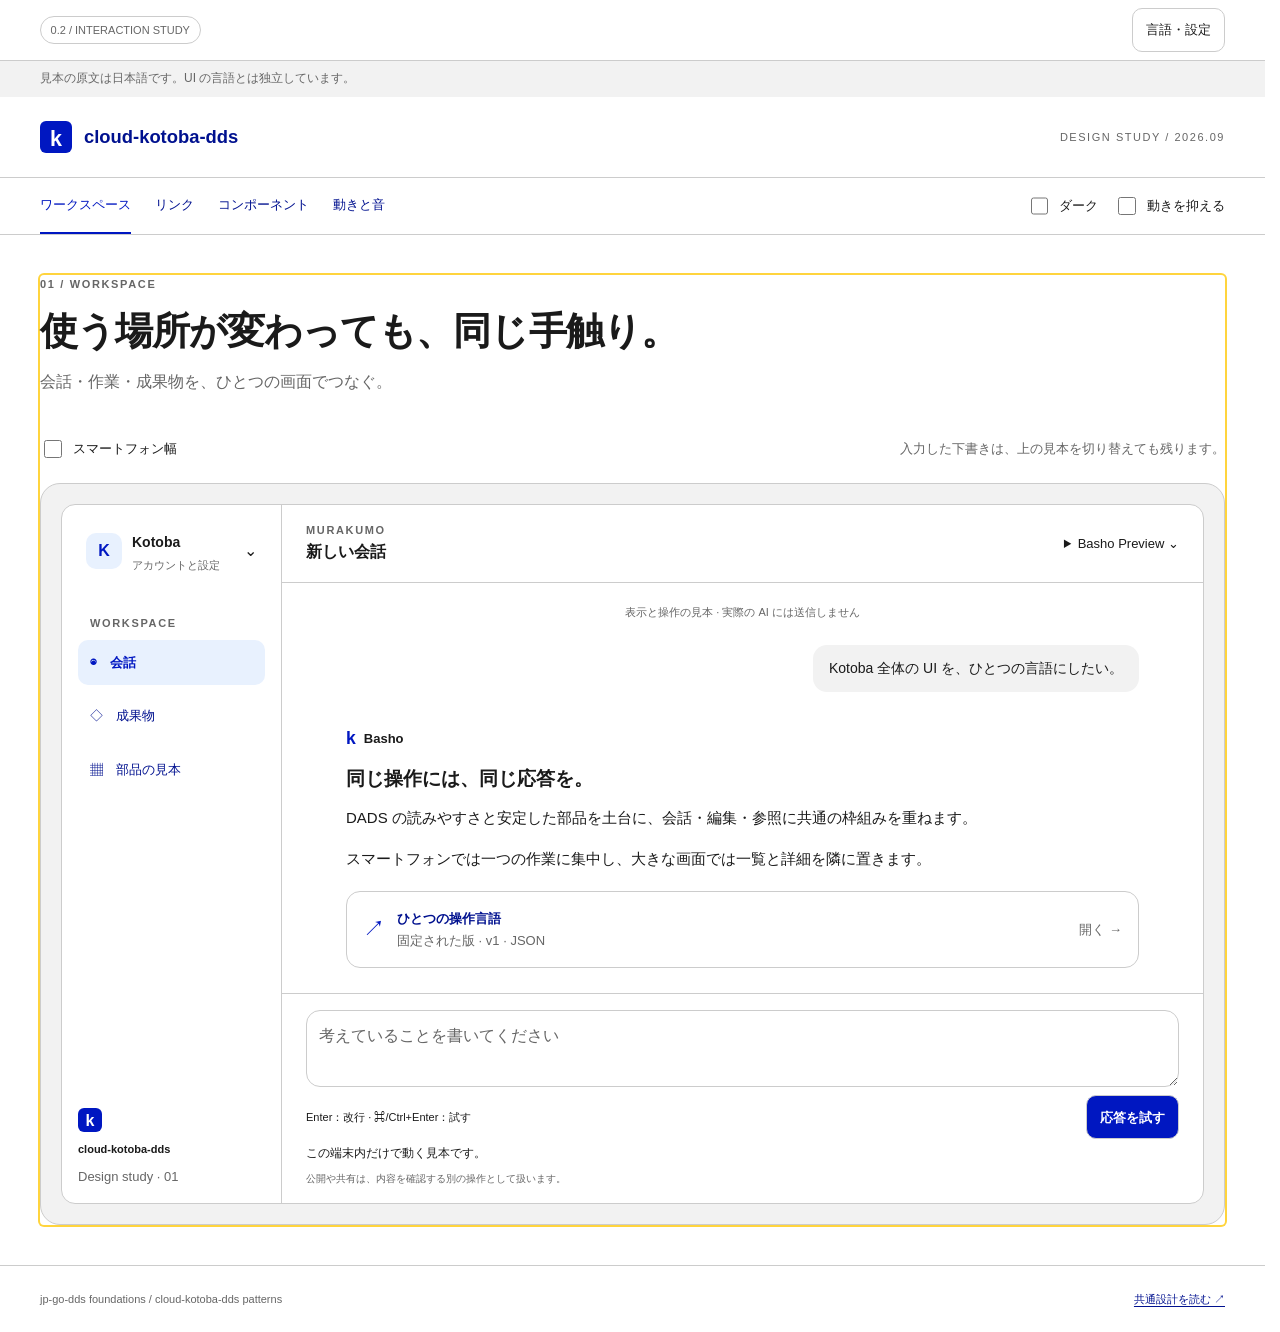
<file: index.html>
<!doctype html>
<html lang="ja">
  <head><meta charset="utf-8"><meta name="viewport" content="width=device-width, initial-scale=1, viewport-fit=cover"><meta name="color-scheme" content="light"><meta name="theme-color" content="#ffffff"><title>cloud-kotoba-dds — Design study</title><style>/* jp-go-digital-design-system — vendored CSS
 * Source: https://github.com/digital-go-jp/design-system-example-components-html
 * Upstream commit: 3b34f4c3553fa3bee90bfd8b6fe962ac3055107d — MIT License, Copyright (c) 2025 デジタル庁
 * Generated by scripts/vendor.cljs — DO NOT EDIT BY HAND (re-vendor instead). */
:root {
  --color-primitive-blue-50: #e8f1fe;
  --color-primitive-blue-100: #d9e6ff;
  --color-primitive-blue-200: #c5d7fb;
  --color-primitive-blue-300: #9db7f9;
  --color-primitive-blue-400: #7096f8;
  --color-primitive-blue-500: #4979f5;
  --color-primitive-blue-600: #3460fb;
  --color-primitive-blue-700: #264af4;
  --color-primitive-blue-800: #0031d8;
  --color-primitive-blue-900: #0017c1;
  --color-primitive-blue-1000: #00118f;
  --color-primitive-blue-1100: #000071;
  --color-primitive-blue-1200: #000060;
  --color-primitive-light-blue-50: #f0f9ff;
  --color-primitive-light-blue-100: #dcf0ff;
  --color-primitive-light-blue-200: #c0e4ff;
  --color-primitive-light-blue-300: #97d3ff;
  --color-primitive-light-blue-400: #57b8ff;
  --color-primitive-light-blue-500: #39abff;
  --color-primitive-light-blue-600: #008bf2;
  --color-primitive-light-blue-700: #0877d7;
  --color-primitive-light-blue-800: #0066be;
  --color-primitive-light-blue-900: #0055ad;
  --color-primitive-light-blue-1000: #00428c;
  --color-primitive-light-blue-1100: #00316a;
  --color-primitive-light-blue-1200: #00234b;
  --color-primitive-cyan-50: #e9f7f9;
  --color-primitive-cyan-100: #c8f8ff;
  --color-primitive-cyan-200: #99f2ff;
  --color-primitive-cyan-300: #79e2f2;
  --color-primitive-cyan-400: #2bc8e4;
  --color-primitive-cyan-500: #01b7d6;
  --color-primitive-cyan-600: #00a3bf;
  --color-primitive-cyan-700: #008da6;
  --color-primitive-cyan-800: #008299;
  --color-primitive-cyan-900: #006f83;
  --color-primitive-cyan-1000: #006173;
  --color-primitive-cyan-1100: #004c59;
  --color-primitive-cyan-1200: #003741;
  --color-primitive-green-50: #e6f5ec;
  --color-primitive-green-100: #c2e5d1;
  --color-primitive-green-200: #9bd4b5;
  --color-primitive-green-300: #71c598;
  --color-primitive-green-400: #51b883;
  --color-primitive-green-500: #2cac6e;
  --color-primitive-green-600: #259d63;
  --color-primitive-green-700: #1d8b56;
  --color-primitive-green-800: #197a4b;
  --color-primitive-green-900: #115a36;
  --color-primitive-green-1000: #0c472a;
  --color-primitive-green-1100: #08351f;
  --color-primitive-green-1200: #032213;
  --color-primitive-lime-50: #ebfad9;
  --color-primitive-lime-100: #d0f5a2;
  --color-primitive-lime-200: #c0f354;
  --color-primitive-lime-300: #ade830;
  --color-primitive-lime-400: #9ddd15;
  --color-primitive-lime-500: #8cc80c;
  --color-primitive-lime-600: #7eb40d;
  --color-primitive-lime-700: #6fa104;
  --color-primitive-lime-800: #618e00;
  --color-primitive-lime-900: #507500;
  --color-primitive-lime-1000: #3e5a00;
  --color-primitive-lime-1100: #2c4100;
  --color-primitive-lime-1200: #1e2d00;
  --color-primitive-yellow-50: #fbf5e0;
  --color-primitive-yellow-100: #fff0b3;
  --color-primitive-yellow-200: #ffe380;
  --color-primitive-yellow-300: #ffd43d;
  --color-primitive-yellow-400: #ffc700;
  --color-primitive-yellow-500: #ebb700;
  --color-primitive-yellow-600: #d2a400;
  --color-primitive-yellow-700: #b78f00;
  --color-primitive-yellow-800: #a58000;
  --color-primitive-yellow-900: #927200;
  --color-primitive-yellow-1000: #806300;
  --color-primitive-yellow-1100: #6e5600;
  --color-primitive-yellow-1200: #604b00;
  --color-primitive-orange-50: #ffeee2;
  --color-primitive-orange-100: #ffdfca;
  --color-primitive-orange-200: #ffc199;
  --color-primitive-orange-300: #ffa66d;
  --color-primitive-orange-400: #ff8d44;
  --color-primitive-orange-500: #ff7628;
  --color-primitive-orange-600: #fb5b01;
  --color-primitive-orange-700: #e25100;
  --color-primitive-orange-800: #c74700;
  --color-primitive-orange-900: #ac3e00;
  --color-primitive-orange-1000: #8b3200;
  --color-primitive-orange-1100: #6d2700;
  --color-primitive-orange-1200: #541e00;
  --color-primitive-red-50: #fdeeee;
  --color-primitive-red-100: #ffdada;
  --color-primitive-red-200: #ffbbbb;
  --color-primitive-red-300: #ff9696;
  --color-primitive-red-400: #ff7171;
  --color-primitive-red-500: #ff5454;
  --color-primitive-red-600: #fe3939;
  --color-primitive-red-700: #fa0000;
  --color-primitive-red-800: #ec0000;
  --color-primitive-red-900: #ce0000;
  --color-primitive-red-1000: #a90000;
  --color-primitive-red-1100: #850000;
  --color-primitive-red-1200: #620000;
  --color-primitive-magenta-50: #f3e5f4;
  --color-primitive-magenta-100: #ffd0ff;
  --color-primitive-magenta-200: #ffaeff;
  --color-primitive-magenta-300: #ff8eff;
  --color-primitive-magenta-400: #f661f6;
  --color-primitive-magenta-500: #f137f1;
  --color-primitive-magenta-600: #db00db;
  --color-primitive-magenta-700: #c000c0;
  --color-primitive-magenta-800: #aa00aa;
  --color-primitive-magenta-900: #8b008b;
  --color-primitive-magenta-1000: #6c006c;
  --color-primitive-magenta-1100: #500050;
  --color-primitive-magenta-1200: #3b003b;
  --color-primitive-purple-50: #f1eafa;
  --color-primitive-purple-100: #ecddff;
  --color-primitive-purple-200: #ddc2ff;
  --color-primitive-purple-300: #cda6ff;
  --color-primitive-purple-400: #bb87ff;
  --color-primitive-purple-500: #a565f8;
  --color-primitive-purple-600: #8843e1;
  --color-primitive-purple-700: #6f23d0;
  --color-primitive-purple-800: #5c10be;
  --color-primitive-purple-900: #5109ad;
  --color-primitive-purple-1000: #41048e;
  --color-primitive-purple-1100: #30016c;
  --color-primitive-purple-1200: #21004b;
  --color-neutral-white: #ffffff;
  --color-neutral-black: #000000;
  --color-neutral-solid-gray-50: #f2f2f2;
  --color-neutral-solid-gray-100: #e6e6e6;
  --color-neutral-solid-gray-200: #cccccc;
  --color-neutral-solid-gray-300: #b3b3b3;
  --color-neutral-solid-gray-400: #999999;
  --color-neutral-solid-gray-420: #949494;
  --color-neutral-solid-gray-500: #7f7f7f;
  --color-neutral-solid-gray-536: #767676;
  --color-neutral-solid-gray-600: #666666;
  --color-neutral-solid-gray-700: #4d4d4d;
  --color-neutral-solid-gray-800: #333333;
  --color-neutral-solid-gray-900: #1a1a1a;
  --color-neutral-opacity-gray-50: rgba(0, 0, 0, 0.05);
  --color-neutral-opacity-gray-100: rgba(0, 0, 0, 0.1);
  --color-neutral-opacity-gray-200: rgba(0, 0, 0, 0.2);
  --color-neutral-opacity-gray-300: rgba(0, 0, 0, 0.3);
  --color-neutral-opacity-gray-400: rgba(0, 0, 0, 0.4);
  --color-neutral-opacity-gray-420: rgba(0, 0, 0, 0.42);
  --color-neutral-opacity-gray-500: rgba(0, 0, 0, 0.5);
  --color-neutral-opacity-gray-536: rgba(0, 0, 0, 0.54);
  --color-neutral-opacity-gray-600: rgba(0, 0, 0, 0.6);
  --color-neutral-opacity-gray-700: rgba(0, 0, 0, 0.7);
  --color-neutral-opacity-gray-800: rgba(0, 0, 0, 0.8);
  --color-neutral-opacity-gray-900: rgba(0, 0, 0, 0.9);
  --font-family-sans:
    "Noto Sans JP", -apple-system, BlinkMacSystemFont, sans-serif;
  --font-family-mono: "Noto Sans Mono", monospace;
  --elevation-1:
    0 2px 8px 1px rgba(0, 0, 0, 0.1), 0 1px 5px 0 rgba(0, 0, 0, 0.3);
  --elevation-2:
    0 2px 12px 2px rgba(0, 0, 0, 0.1), 0 1px 6px 0 rgba(0, 0, 0, 0.3);
  --elevation-3:
    0 4px 16px 3px rgba(0, 0, 0, 0.1), 0 1px 6px 0 rgba(0, 0, 0, 0.3);
  --elevation-4:
    0 6px 20px 4px rgba(0, 0, 0, 0.1), 0 2px 6px 0 rgba(0, 0, 0, 0.3);
  --elevation-5:
    0 8px 24px 5px rgba(0, 0, 0, 0.1), 0 2px 10px 0 rgba(0, 0, 0, 0.3);
  --elevation-6:
    0 10px 30px 6px rgba(0, 0, 0, 0.1), 0 3px 12px 0 rgba(0, 0, 0, 0.3);
  --elevation-7:
    0 12px 36px 7px rgba(0, 0, 0, 0.1), 0 3px 14px 0 rgba(0, 0, 0, 0.3);
  --elevation-8:
    0 14px 40px 7px rgba(0, 0, 0, 0.1), 0 3px 16px 0 rgba(0, 0, 0, 0.3);
  --color-semantic-success-1: var(--color-primitive-green-600);
  --color-semantic-success-2: var(--color-primitive-green-800);
  --color-semantic-error-1: var(--color-primitive-red-800);
  --color-semantic-error-2: var(--color-primitive-red-900);
  --color-semantic-warning-yellow-1: var(--color-primitive-yellow-700);
  --color-semantic-warning-yellow-2: var(--color-primitive-yellow-900);
  --color-semantic-warning-orange-1: var(--color-primitive-orange-600);
  --color-semantic-warning-orange-2: var(--color-primitive-orange-800);
  --color-key-50: var(--color-primitive-blue-50);
  --color-key-100: var(--color-primitive-blue-100);
  --color-key-200: var(--color-primitive-blue-200);
  --color-key-300: var(--color-primitive-blue-300);
  --color-key-400: var(--color-primitive-blue-400);
  --color-key-500: var(--color-primitive-blue-500);
  --color-key-600: var(--color-primitive-blue-600);
  --color-key-700: var(--color-primitive-blue-700);
  --color-key-800: var(--color-primitive-blue-800);
  --color-key-900: var(--color-primitive-blue-900);
  --color-key-1000: var(--color-primitive-blue-1000);
  --color-key-1100: var(--color-primitive-blue-1100);
  --color-key-1200: var(--color-primitive-blue-1200);
}

html {
  scrollbar-gutter: stable;
  font-family: var(--font-family-sans);
}

html:has(:modal) {
  overflow: clip;
  scrollbar-gutter: auto;
}

body:has(:modal) {
  overflow: auto;
  scrollbar-gutter: stable;
}

:where(a):any-link {
  color: var(--color-primitive-blue-1000);
  text-decoration: underline;
  text-decoration-thickness: calc(1 / 16 * 1rem);
  text-underline-offset: calc(3 / 16 * 1rem);
}

:where(a):visited {
  color: var(--color-primitive-magenta-900);
}

@media (hover: hover) {
  :where(a):hover {
    color: var(--color-primitive-blue-900);
    text-decoration-thickness: calc(3 / 16 * 1rem);
  }
}

:where(a):active {
  color: var(--color-primitive-orange-800);
  text-decoration-thickness: calc(1 / 16 * 1rem);
}

:focus-visible {
  outline: calc(4 / 16 * 1rem) solid var(--color-neutral-black);
  outline-offset: calc(2 / 16 * 1rem);
  border-radius: calc(4 / 16 * 1rem);
  box-shadow: 0 0 0 calc(2 / 16 * 1rem) var(--color-primitive-yellow-300);
}

.dads-u-visually-hidden {
  clip: rect(0 0 0 0) !important;
  clip-path: inset(50%) !important;
  height: 1px !important;
  overflow: hidden !important;
  position: absolute !important;
  white-space: nowrap !important;
  width: 1px !important;
}

:where(.dads-u-focus-outline):focus-visible {
  outline: calc(4 / 16 * 1rem) solid var(--color-neutral-black) !important;
  outline-offset: calc(2 / 16 * 1rem) !important;
  border-radius: calc(4 / 16 * 1rem) !important;
  background-color: var(--color-primitive-yellow-300) !important;
  box-shadow: 0 0 0 calc(2 / 16 * 1rem) var(--color-primitive-yellow-300) !important;
}

@supports selector(:has(*)) {
  :where(.dads-u-focus-within-outline):focus-visible,
  :where(.dads-u-focus-within-outline):has(:focus-visible) {
    outline: calc(4 / 16 * 1rem) solid var(--color-neutral-black) !important;
    outline-offset: calc(2 / 16 * 1rem) !important;
    border-radius: calc(4 / 16 * 1rem) !important;
    background-color: var(--color-primitive-yellow-300) !important;
    box-shadow: 0 0 0 calc(2 / 16 * 1rem) var(--color-primitive-yellow-300) !important;
  }
}
@supports not selector(:has(*)) {
  :where(.dads-u-focus-within-outline):focus-within {
    outline: calc(4 / 16 * 1rem) solid var(--color-neutral-black) !important;
    outline-offset: calc(2 / 16 * 1rem) !important;
    border-radius: calc(4 / 16 * 1rem) !important;
    background-color: var(--color-primitive-yellow-300) !important;
    box-shadow: 0 0 0 calc(2 / 16 * 1rem) var(--color-primitive-yellow-300) !important;
  }
}

.dads-u-dsp-64B-140 {
  font-weight: bold !important;
  font-size: calc(64 / 16 * 1rem) !important;
  line-height: 1.4 !important;
  letter-spacing: 0 !important;
}

.dads-u-dsp-57B-140 {
  font-weight: bold !important;
  font-size: calc(57 / 16 * 1rem) !important;
  line-height: 1.4 !important;
  letter-spacing: 0 !important;
}

.dads-u-dsp-48B-140 {
  font-weight: bold !important;
  font-size: calc(48 / 16 * 1rem) !important;
  line-height: 1.4 !important;
  letter-spacing: 0 !important;
}

.dads-u-dsp-64N-140 {
  font-weight: normal !important;
  font-size: calc(64 / 16 * 1rem) !important;
  line-height: 1.4 !important;
  letter-spacing: 0 !important;
}

.dads-u-dsp-57N-140 {
  font-weight: normal !important;
  font-size: calc(57 / 16 * 1rem) !important;
  line-height: 1.4 !important;
  letter-spacing: 0 !important;
}

.dads-u-dsp-48N-140 {
  font-weight: normal !important;
  font-size: calc(48 / 16 * 1rem) !important;
  line-height: 1.4 !important;
  letter-spacing: 0 !important;
}

.dads-u-std-45B-140 {
  font-weight: bold !important;
  font-size: calc(45 / 16 * 1rem) !important;
  line-height: 1.4 !important;
  letter-spacing: 0 !important;
}

.dads-u-std-36B-140 {
  font-weight: bold !important;
  font-size: calc(36 / 16 * 1rem) !important;
  line-height: 1.4 !important;
  letter-spacing: 0.01em !important;
}

.dads-u-std-32B-150 {
  font-weight: bold !important;
  font-size: calc(32 / 16 * 1rem) !important;
  line-height: 1.5 !important;
  letter-spacing: 0.01em !important;
}

.dads-u-std-28B-150 {
  font-weight: bold !important;
  font-size: calc(28 / 16 * 1rem) !important;
  line-height: 1.5 !important;
  letter-spacing: 0.01em !important;
}

.dads-u-std-26B-150 {
  font-weight: bold !important;
  font-size: calc(26 / 16 * 1rem) !important;
  line-height: 1.5 !important;
  letter-spacing: 0.02em !important;
}

.dads-u-std-24B-150 {
  font-weight: bold !important;
  font-size: calc(24 / 16 * 1rem) !important;
  line-height: 1.5 !important;
  letter-spacing: 0.02em !important;
}

.dads-u-std-22B-150 {
  font-weight: bold !important;
  font-size: calc(22 / 16 * 1rem) !important;
  line-height: 1.5 !important;
  letter-spacing: 0.02em !important;
}

.dads-u-std-20B-150 {
  font-weight: bold !important;
  font-size: calc(20 / 16 * 1rem) !important;
  line-height: 1.5 !important;
  letter-spacing: 0.02em !important;
}

.dads-u-std-18B-160 {
  font-weight: bold !important;
  font-size: calc(18 / 16 * 1rem) !important;
  line-height: 1.6 !important;
  letter-spacing: 0.02em !important;
}

.dads-u-std-17B-170 {
  font-weight: bold !important;
  font-size: calc(17 / 16 * 1rem) !important;
  line-height: 1.7 !important;
  letter-spacing: 0.02em !important;
}

.dads-u-std-16B-170 {
  font-weight: bold !important;
  font-size: calc(16 / 16 * 1rem) !important;
  line-height: 1.7 !important;
  letter-spacing: 0.02em !important;
}

.dads-u-std-16B-175 {
  font-weight: bold !important;
  font-size: calc(16 / 16 * 1rem) !important;
  line-height: 1.75 !important;
  letter-spacing: 0.02em !important;
}

.dads-u-std-45N-140 {
  font-weight: normal !important;
  font-size: calc(45 / 16 * 1rem) !important;
  line-height: 1.4 !important;
  letter-spacing: 0 !important;
}

.dads-u-std-36N-140 {
  font-weight: normal !important;
  font-size: calc(36 / 16 * 1rem) !important;
  line-height: 1.4 !important;
  letter-spacing: 0.01em !important;
}

.dads-u-std-32N-150 {
  font-weight: normal !important;
  font-size: calc(32 / 16 * 1rem) !important;
  line-height: 1.5 !important;
  letter-spacing: 0.01em !important;
}

.dads-u-std-28N-150 {
  font-weight: normal !important;
  font-size: calc(28 / 16 * 1rem) !important;
  line-height: 1.5 !important;
  letter-spacing: 0.01em !important;
}

.dads-u-std-26N-150 {
  font-weight: normal !important;
  font-size: calc(26 / 16 * 1rem) !important;
  line-height: 1.5 !important;
  letter-spacing: 0.02em !important;
}

.dads-u-std-24N-150 {
  font-weight: normal !important;
  font-size: calc(24 / 16 * 1rem) !important;
  line-height: 1.5 !important;
  letter-spacing: 0.02em !important;
}

.dads-u-std-22N-150 {
  font-weight: normal !important;
  font-size: calc(22 / 16 * 1rem) !important;
  line-height: 1.5 !important;
  letter-spacing: 0.02em !important;
}

.dads-u-std-20N-150 {
  font-weight: normal !important;
  font-size: calc(20 / 16 * 1rem) !important;
  line-height: 1.5 !important;
  letter-spacing: 0.02em !important;
}

.dads-u-std-18N-160 {
  font-weight: normal !important;
  font-size: calc(18 / 16 * 1rem) !important;
  line-height: 1.6 !important;
  letter-spacing: 0.02em !important;
}

.dads-u-std-17N-170 {
  font-weight: normal !important;
  font-size: calc(17 / 16 * 1rem) !important;
  line-height: 1.7 !important;
  letter-spacing: 0.02em !important;
}

.dads-u-std-16N-170 {
  font-weight: normal !important;
  font-size: calc(16 / 16 * 1rem) !important;
  line-height: 1.7 !important;
  letter-spacing: 0.02em !important;
}

.dads-u-std-16N-175 {
  font-weight: normal !important;
  font-size: calc(16 / 16 * 1rem) !important;
  line-height: 1.75 !important;
  letter-spacing: 0.02em !important;
}

.dads-u-dns-17B-130 {
  font-weight: bold !important;
  font-size: calc(17 / 16 * 1rem) !important;
  line-height: 1.3 !important;
  letter-spacing: 0 !important;
}

.dads-u-dns-17B-120 {
  font-weight: bold !important;
  font-size: calc(17 / 16 * 1rem) !important;
  line-height: 1.2 !important;
  letter-spacing: 0 !important;
}

.dads-u-dns-16B-130 {
  font-weight: bold !important;
  font-size: calc(16 / 16 * 1rem) !important;
  line-height: 1.3 !important;
  letter-spacing: 0 !important;
}

.dads-u-dns-16B-120 {
  font-weight: bold !important;
  font-size: calc(16 / 16 * 1rem) !important;
  line-height: 1.2 !important;
  letter-spacing: 0 !important;
}

.dads-u-dns-14B-130 {
  font-weight: bold !important;
  font-size: calc(14 / 16 * 1rem) !important;
  line-height: 1.3 !important;
  letter-spacing: 0 !important;
}

.dads-u-dns-14B-120 {
  font-weight: bold !important;
  font-size: calc(14 / 16 * 1rem) !important;
  line-height: 1.2 !important;
  letter-spacing: 0 !important;
}

.dads-u-dns-17N-130 {
  font-weight: normal !important;
  font-size: calc(17 / 16 * 1rem) !important;
  line-height: 1.3 !important;
  letter-spacing: 0 !important;
}

.dads-u-dns-17N-120 {
  font-weight: normal !important;
  font-size: calc(17 / 16 * 1rem) !important;
  line-height: 1.2 !important;
  letter-spacing: 0 !important;
}

.dads-u-dns-16N-130 {
  font-weight: normal !important;
  font-size: calc(16 / 16 * 1rem) !important;
  line-height: 1.3 !important;
  letter-spacing: 0 !important;
}

.dads-u-dns-16N-120 {
  font-weight: normal !important;
  font-size: calc(16 / 16 * 1rem) !important;
  line-height: 1.2 !important;
  letter-spacing: 0 !important;
}

.dads-u-dns-14N-130 {
  font-weight: normal !important;
  font-size: calc(14 / 16 * 1rem) !important;
  line-height: 1.3 !important;
  letter-spacing: 0 !important;
}

.dads-u-dns-14N-120 {
  font-weight: normal !important;
  font-size: calc(14 / 16 * 1rem) !important;
  line-height: 1.2 !important;
  letter-spacing: 0 !important;
}

.dads-u-oln-17B-100 {
  font-weight: bold !important;
  font-size: calc(17 / 16 * 1rem) !important;
  line-height: 1 !important;
  letter-spacing: 0.02em !important;
}

.dads-u-oln-16B-100 {
  font-weight: bold !important;
  font-size: calc(16 / 16 * 1rem) !important;
  line-height: 1 !important;
  letter-spacing: 0.02em !important;
}

.dads-u-oln-14B-100 {
  font-weight: bold !important;
  font-size: calc(14 / 16 * 1rem) !important;
  line-height: 1 !important;
  letter-spacing: 0.02em !important;
}

.dads-u-oln-17N-100 {
  font-weight: normal !important;
  font-size: calc(17 / 16 * 1rem) !important;
  line-height: 1 !important;
  letter-spacing: 0.02em !important;
}

.dads-u-oln-16N-100 {
  font-weight: normal !important;
  font-size: calc(16 / 16 * 1rem) !important;
  line-height: 1 !important;
  letter-spacing: 0.02em !important;
}

.dads-u-oln-14N-100 {
  font-weight: normal !important;
  font-size: calc(14 / 16 * 1rem) !important;
  line-height: 1 !important;
  letter-spacing: 0.02em !important;
}

.dads-u-mono-17B-150 {
  font-weight: bold !important;
  font-size: calc(17 / 16 * 1rem) !important;
  line-height: 1.5 !important;
  font-family: var(--font-family-mono) !important;
  letter-spacing: 0 !important;
}

.dads-u-mono-16B-150 {
  font-weight: bold !important;
  font-size: calc(16 / 16 * 1rem) !important;
  line-height: 1.5 !important;
  font-family: var(--font-family-mono) !important;
  letter-spacing: 0 !important;
}

.dads-u-mono-14B-150 {
  font-weight: bold !important;
  font-size: calc(14 / 16 * 1rem) !important;
  line-height: 1.5 !important;
  font-family: var(--font-family-mono) !important;
  letter-spacing: 0 !important;
}

.dads-u-mono-17N-150 {
  font-weight: normal !important;
  font-size: calc(17 / 16 * 1rem) !important;
  line-height: 1.5 !important;
  font-family: var(--font-family-mono) !important;
  letter-spacing: 0 !important;
}

.dads-u-mono-16N-150 {
  font-weight: normal !important;
  font-size: calc(16 / 16 * 1rem) !important;
  line-height: 1.5 !important;
  font-family: var(--font-family-mono) !important;
  letter-spacing: 0 !important;
}

.dads-u-mono-14N-150 {
  font-weight: normal !important;
  font-size: calc(14 / 16 * 1rem) !important;
  line-height: 1.5 !important;
  font-family: var(--font-family-mono) !important;
  letter-spacing: 0 !important;
}
/* --- component: button --- */
.dads-button {
  --button-color: var(--color-key-900);
  --button-hover-color: var(--color-key-1000);
  --button-active-color: var(--color-key-1200);
  --button-outline-hover-bg-color: var(--color-key-200);
  --button-outline-active-bg-color: var(--color-key-300);
  display: flex;
  align-items: center;
  justify-content: center;
  column-gap: calc(4 / 16 * 1rem);
  box-sizing: border-box;
  width: fit-content;
  max-width: 100%;
  font-weight: bold;
  font-size: calc(16 / 16 * 1rem);
  line-height: 1;
  font-family: var(--font-family-sans);
  letter-spacing: 0.02em;
  text-decoration: none;
  text-underline-offset: calc(3 / 16 * 1rem);
}

.dads-button:disabled,
.dads-button[aria-disabled="true"] {
  cursor: default;
}

.dads-button[data-type="solid-fill"] {
  border: 4px double transparent;
  background-color: var(--button-color);
  color: var(--color-neutral-white);
}

@media (hover: hover) {
  .dads-button[data-type="solid-fill"]:hover {
    background-color: var(--button-hover-color);
    text-decoration: underline;
    text-decoration-thickness: calc(1 / 16 * 1rem);
  }
}

.dads-button[data-type="solid-fill"]:active {
  background-color: var(--button-active-color);
  text-decoration: underline;
}

.dads-button[data-type="solid-fill"]:focus-visible {
  outline: calc(4 / 16 * 1rem) solid var(--color-neutral-black);
  outline-offset: calc(2 / 16 * 1rem);
  box-shadow: 0 0 0 calc(2 / 16 * 1rem) var(--color-primitive-yellow-300);
}

.dads-button[data-type="solid-fill"]:disabled,
.dads-button[data-type="solid-fill"][aria-disabled="true"] {
  background-color: var(--color-neutral-solid-gray-300);
  color: var(--color-neutral-solid-gray-50);
  text-decoration: none;
}

@media (forced-colors: active) {
  .dads-button[data-type="solid-fill"]:disabled,
  .dads-button[data-type="solid-fill"][aria-disabled="true"] {
    border-color: GrayText;
    color: GrayText;
  }
}

.dads-button[data-type="outline"] {
  border: 1px solid currentcolor;
  background-color: var(--color-neutral-white);
  color: var(--button-color);
}

@media (hover: hover) {
  .dads-button[data-type="outline"]:hover {
    background-color: var(--button-outline-hover-bg-color);
    color: var(--button-hover-color);
    text-decoration: underline;
    text-decoration-thickness: calc(1 / 16 * 1rem);
  }
}

.dads-button[data-type="outline"]:active {
  background-color: var(--button-outline-active-bg-color);
  color: var(--button-active-color);
  text-decoration: underline;
}

.dads-button[data-type="outline"]:focus-visible {
  outline: calc(4 / 16 * 1rem) solid var(--color-neutral-black);
  outline-offset: calc(2 / 16 * 1rem);
  box-shadow: 0 0 0 calc(2 / 16 * 1rem) var(--color-primitive-yellow-300);
}

.dads-button[data-type="outline"]:disabled,
.dads-button[data-type="outline"][aria-disabled="true"] {
  background-color: var(--color-neutral-white);
  color: var(--color-neutral-solid-gray-300);
  text-decoration: none;
}

@media (forced-colors: active) {
  .dads-button[data-type="outline"]:disabled,
  .dads-button[data-type="outline"][aria-disabled="true"] {
    border-color: GrayText;
    color: GrayText;
  }
}

.dads-button[data-type="text"] {
  border: 0;
  background-color: transparent;
  color: var(--button-color);
  text-decoration: underline;
  text-decoration-thickness: calc(1 / 16 * 1rem);
}

@media (hover: hover) {
  .dads-button[data-type="text"]:hover {
    background-color: var(--color-key-50);
    color: var(--button-hover-color);
    text-decoration-thickness: calc(3 / 16 * 1rem);
  }
}

.dads-button[data-type="text"]:active {
  background-color: var(--color-key-100);
  color: var(--button-active-color);
}

.dads-button[data-type="text"]:focus-visible {
  outline: calc(4 / 16 * 1rem) solid var(--color-neutral-black);
  outline-offset: calc(2 / 16 * 1rem);
  background-color: var(--color-primitive-yellow-300);
  box-shadow: 0 0 0 calc(2 / 16 * 1rem) var(--color-primitive-yellow-300);
}

.dads-button[data-type="text"]:disabled,
.dads-button[data-type="text"][aria-disabled="true"] {
  background-color: transparent;
  color: var(--color-neutral-solid-gray-300);
  text-decoration-thickness: revert;
}

@media (forced-colors: active) {
  .dads-button[data-type="text"]:disabled,
  .dads-button[data-type="text"][aria-disabled="true"] {
    color: GrayText;
  }
}

.dads-button[data-size="lg"] {
  min-width: calc(136 / 16 * 1rem);
  min-height: calc(56 / 16 * 1rem);
  border-radius: calc(8 / 16 * 1rem);
  padding: calc(12 / 16 * 1rem) calc(16 / 16 * 1rem);
}

.dads-button[data-size="md"] {
  min-width: calc(96 / 16 * 1rem);
  min-height: calc(48 / 16 * 1rem);
  border-radius: calc(8 / 16 * 1rem);
  padding: calc(8 / 16 * 1rem) calc(16 / 16 * 1rem);
}

.dads-button[data-size="sm"] {
  position: relative;
  min-width: calc(80 / 16 * 1rem);
  min-height: calc(36 / 16 * 1rem);
  border-radius: calc(6 / 16 * 1rem);
  padding: calc(2 / 16 * 1rem) calc(12 / 16 * 1rem);
}

.dads-button[data-size="sm"]::after {
  content: "";
  position: absolute;
  inset: 0;
  margin: auto;
  height: calc(44 / 16 * 1rem);
}

.dads-button[data-size="xs"] {
  position: relative;
  min-width: calc(72 / 16 * 1rem);
  min-height: calc(28 / 16 * 1rem);
  border-radius: calc(4 / 16 * 1rem);
  padding: calc(2 / 16 * 1rem) calc(8 / 16 * 1rem);
  font-size: calc(14 / 16 * 1rem);
}

.dads-button[data-size="xs"]::after {
  content: "";
  position: absolute;
  inset: 0;
  margin: auto;
  height: calc(44 / 16 * 1rem);
}

.dads-button__icon {
  flex-shrink: 0;
}
/* --- component: heading --- */
.dads-heading {
  color: var(--color-neutral-solid-gray-800);
  font-family: var(--font-family-sans);
}

.dads-heading[data-size="64"] {
  --_shoulder-size: calc(28 / 16 * 1rem);
  --_shoulder-line-height: 1.5;
  --_shoulder-letter-spacing: 0.01em;
  font-weight: bold;
  font-size: calc(64 / 16 * 1rem);
  line-height: 1.4;
  letter-spacing: 0;
}

.dads-heading[data-size="57"] {
  --_shoulder-size: calc(24 / 16 * 1rem);
  --_shoulder-line-height: 1.5;
  --_shoulder-letter-spacing: 0.02em;
  font-weight: bold;
  font-size: calc(57 / 16 * 1rem);
  line-height: 1.4;
  letter-spacing: 0;
}

.dads-heading[data-size="45"] {
  --_shoulder-size: calc(22 / 16 * 1rem);
  --_shoulder-line-height: 1.5;
  --_shoulder-letter-spacing: 0.02em;
  font-weight: bold;
  font-size: calc(45 / 16 * 1rem);
  line-height: 1.4;
  letter-spacing: 0;
}

.dads-heading[data-size="36"] {
  --_shoulder-size: calc(20 / 16 * 1rem);
  --_shoulder-line-height: 1.5;
  --_shoulder-letter-spacing: 0.02em;
  font-weight: bold;
  font-size: calc(36 / 16 * 1rem);
  line-height: 1.4;
  letter-spacing: 0.01em;
}

.dads-heading[data-size="32"] {
  --_shoulder-size: calc(18 / 16 * 1rem);
  --_shoulder-line-height: 1.6;
  --_shoulder-letter-spacing: 0.02em;
  font-weight: bold;
  font-size: calc(32 / 16 * 1rem);
  line-height: 1.5;
  letter-spacing: 0.01em;
}

.dads-heading[data-size="28"] {
  --_shoulder-size: calc(16 / 16 * 1rem);
  --_shoulder-line-height: 1.7;
  --_shoulder-letter-spacing: 0.02em;
  font-weight: bold;
  font-size: calc(28 / 16 * 1rem);
  line-height: 1.5;
  letter-spacing: 0.01em;
}

.dads-heading[data-size="24"] {
  --_shoulder-size: calc(16 / 16 * 1rem);
  --_shoulder-line-height: 1.7;
  --_shoulder-letter-spacing: 0.02em;
  font-weight: bold;
  font-size: calc(24 / 16 * 1rem);
  line-height: 1.5;
  letter-spacing: 0.02em;
}

.dads-heading[data-size="20"] {
  --_shoulder-size: calc(16 / 16 * 1rem);
  --_shoulder-line-height: 1.7;
  --_shoulder-letter-spacing: 0.02em;
  font-weight: bold;
  font-size: calc(20 / 16 * 1rem);
  line-height: 1.5;
  letter-spacing: 0.02em;
}

.dads-heading[data-size="18"] {
  --_shoulder-size: calc(16 / 16 * 1rem);
  --_shoulder-line-height: 1.7;
  --_shoulder-letter-spacing: 0.02em;
  font-weight: bold;
  font-size: calc(18 / 16 * 1rem);
  line-height: 1.6;
  letter-spacing: 0.02em;
}

.dads-heading[data-size="16"] {
  --_shoulder-size: calc(16 / 16 * 1rem);
  --_shoulder-line-height: 1.7;
  --_shoulder-letter-spacing: 0.02em;
  font-weight: bold;
  font-size: calc(16 / 16 * 1rem);
  line-height: 1.7;
  letter-spacing: 0.02em;
}

.dads-heading[data-chip] {
  position: relative;
  padding-left: calc(1em / 3 + 0.5em);
}

.dads-heading[data-chip]::before {
  position: absolute;
  top: 0.2em;
  bottom: 0.1em;
  left: 0;
  width: calc(1em / 3);
  background-color: var(--color-key-900);
  content: "";
}

@supports (top: 1lh) {
  .dads-heading[data-chip]::before {
    top: calc(0.5lh - 0.45em);
    bottom: calc(0.5lh - 0.55em);
  }
}

.dads-heading[data-chip]:has(.dads-heading__shoulder)::before {
  top: calc((var(--_shoulder-size) * (var(--_shoulder-line-height) - 1)) / 2);
}

@media (forced-colors: active) {
  .dads-heading[data-chip]::before {
    background-color: CanvasText;
  }
}

.dads-heading[data-rule] {
  border-bottom: solid var(--color-key-900);
}

.dads-heading[data-rule="8"] {
  border-bottom-width: calc(8 / 16 * 1rem);
  padding-bottom: calc(32 / 16 * 1rem);
}

.dads-heading[data-rule="6"] {
  border-bottom-width: calc(6 / 16 * 1rem);
  padding-bottom: calc(24 / 16 * 1rem);
}

.dads-heading[data-rule="4"] {
  border-bottom-width: calc(4 / 16 * 1rem);
  padding-bottom: calc(16 / 16 * 1rem);
}

.dads-heading[data-rule="2"] {
  border-bottom-width: calc(2 / 16 * 1rem);
  padding-bottom: calc(8 / 16 * 1rem);
}

.dads-heading__shoulder {
  margin: 0;
  font-weight: bold;
  font-size: var(--_shoulder-size);
  line-height: var(--_shoulder-line-height);
  letter-spacing: var(--_shoulder-letter-spacing);
}

.dads-heading__heading {
  margin: 0;
  font: inherit;
}

.dads-heading__icon {
  margin-right: calc(0.4em - 0.25em);
}

.dads-heading__icon::after {
  content: " ";
}

.dads-heading__icon-svg {
  display: inline-block;
  width: 1.25em;
  height: 1.25em;
  vertical-align: -0.25em;
}
/* --- component: accordion --- */
.dads-accordion {
  --_icon-size: calc(20 / 16 * 1rem);
  border-bottom: 1px solid var(--color-neutral-solid-gray-420);
}

@media (min-width: 48rem) {
  .dads-accordion {
    --_icon-size: calc(32 / 16 * 1rem);
  }
}

.dads-accordion__summary {
  position: relative;
  display: block;
  padding: calc(8 / 16 * 1rem) calc(8 / 16 * 1rem) calc(8 / 16 * 1rem)
    calc(var(--_icon-size) + 0.75rem);
  color: var(--color-neutral-solid-gray-800);
  font-weight: normal;
  font-size: calc(16 / 16 * 1rem);
  line-height: 1.7;
  font-family: var(--font-family-sans);
  letter-spacing: 0.02em;
  cursor: default;
}

.dads-accordion__summary::marker {
  content: "";
}

.dads-accordion__summary::-webkit-details-marker {
  display: none;
}

@media (min-width: 48rem) {
  .dads-accordion__summary {
    padding: calc(16 / 16 * 1rem) calc(16 / 16 * 1rem) calc(16 / 16 * 1rem)
      calc(var(--_icon-size) + calc(20 / 16 * 1rem));
    font-size: calc(18 / 16 * 1rem);
    line-height: 1.6;
  }
}

@media (hover: hover) {
  .dads-accordion__summary:hover:not(:focus-visible) {
    background-color: var(--color-neutral-solid-gray-50);
  }
}

.dads-accordion__summary:focus-visible {
  outline: calc(4 / 16 * 1rem) solid var(--color-neutral-black);
  outline-offset: calc(2 / 16 * 1rem);
  border-radius: calc(4 / 16 * 1rem);
  background-color: var(--color-primitive-yellow-300);
  box-shadow: 0 0 0 calc(2 / 16 * 1rem) var(--color-primitive-yellow-300);
}

.dads-accordion__icon {
  position: absolute;
  top: calc(8 / 16 * 1rem);
  left: calc(2 / 16 * 1rem);
  margin-top: calc((1lh - var(--_icon-size)) / 2);
  display: inline-flex;
  align-items: center;
  justify-content: center;
  box-sizing: border-box;
  width: var(--_icon-size);
  height: var(--_icon-size);
  border-radius: 50%;
  border: 1px solid currentcolor;
  background-color: var(--color-neutral-white);
  color: var(--color-key-1000);
}

@media (min-width: 48rem) {
  .dads-accordion__icon {
    top: calc(14 / 16 * 1rem);
    left: calc(6 / 16 * 1rem);
  }
}

.dads-accordion[open] .dads-accordion__icon {
  transform: rotate(180deg);
}

@media (hover: hover) {
  .dads-accordion__summary:hover .dads-accordion__icon {
    outline: calc(2 / 16 * 1rem) solid currentcolor;
  }
}

.dads-accordion__icon-svg {
  margin-top: calc(2 / 16 * 1rem);
  width: calc(16 / 16 * 1rem);
  height: calc(16 / 16 * 1rem);
  pointer-events: none;
}

@media (min-width: 48rem) {
  .dads-accordion__icon-svg {
    width: auto;
    height: auto;
  }
}

.dads-accordion__summary :is(h1, h2, h3, h4, h5, h6) {
  margin: 0;
  font: inherit;
}

.dads-accordion__content {
  padding: calc(16 / 16 * 1rem) calc(8 / 16 * 1rem) calc(16 / 16 * 1rem)
    calc(var(--_icon-size) + 0.75rem);
}

@media (min-width: 48rem) {
  .dads-accordion__content {
    padding: calc(24 / 16 * 1rem) calc(16 / 16 * 1rem) calc(24 / 16 * 1rem)
      calc(var(--_icon-size) + 1.25rem);
  }
}

.dads-accordion__back-link:any-link {
  display: flex;
  align-items: flex-start;
  gap: calc(6 / 16 * 1rem);
  width: fit-content;
  color: var(--color-primitive-blue-1000);
  text-decoration: underline;
  text-decoration-thickness: calc(1 / 16 * 1rem);
  text-underline-offset: calc(3 / 16 * 1rem);
  text-spacing-trim: trim-start;
}

@media (hover: hover) {
  .dads-accordion__back-link:hover {
    color: var(--color-primitive-blue-900);
    text-decoration-thickness: calc(3 / 16 * 1rem);
  }
}

.dads-accordion__back-link:active {
  color: var(--color-primitive-orange-800);
  text-decoration-thickness: calc(1 / 16 * 1rem);
}

.dads-accordion__back-link:focus-visible {
  outline: calc(4 / 16 * 1rem) solid var(--color-neutral-black);
  outline-offset: calc(2 / 16 * 1rem);
  border-radius: calc(4 / 16 * 1rem);
  background-color: var(--color-primitive-yellow-300);
  box-shadow: 0 0 0 calc(2 / 16 * 1rem) var(--color-primitive-yellow-300);
}

.dads-accordion__back-link-icon {
  margin-top: calc((1lh - 24 / 16 * 1rem) / 2);
  flex-shrink: 0;
}
/* --- component: input-text --- */
.dads-input-text {
  display: block;
  color: var(--color-neutral-solid-gray-800);
  font-weight: normal;
  font-size: calc(16 / 16 * 1rem);
  line-height: 1.7;
  font-family: var(--font-family-sans);
  letter-spacing: 0.02em;
}

.dads-input-text__input {
  box-sizing: border-box;
  max-width: 100%;
  border: 1px solid var(--color-neutral-solid-gray-600);
  background-color: var(--color-neutral-white);
  padding: calc(12 / 16 * 1rem) calc(16 / 16 * 1rem);
  border-radius: calc(8 / 16 * 1rem);
  color: var(--color-neutral-solid-gray-900);
  font: inherit;
  line-height: 1;
}

.dads-input-text__input[data-size="sm"] {
  height: 2.5rem;
}

.dads-input-text__input[data-size="md"] {
  height: 3rem;
}

.dads-input-text__input[data-size="lg"] {
  height: 3.5rem;
}

.dads-input-text__input:read-only:not(:disabled) {
  border-style: dashed;
}

.dads-input-text__input:focus-visible {
  outline: calc(4 / 16 * 1rem) solid var(--color-neutral-black);
  outline-offset: calc(2 / 16 * 1rem);
  box-shadow: 0 0 0 calc(2 / 16 * 1rem) var(--color-primitive-yellow-300);
}

@media (hover: hover) {
  .dads-input-text__input:not(:read-only):hover {
    border-color: var(--color-neutral-black);
  }
}

.dads-input-text__input:is(:user-invalid, [aria-invalid="true"]) {
  border-color: var(--color-semantic-error-1);
}

@media (hover: hover) {
  .dads-input-text__input:is(:user-invalid, [aria-invalid="true"]):hover {
    border-color: var(--color-primitive-red-1000);
  }
}

.dads-input-text__input:is(:disabled, [aria-disabled="true"]),
.dads-input-text__input:is(:disabled, [aria-disabled="true"]):hover {
  border-color: var(--color-neutral-solid-gray-300);
  background-color: var(--color-neutral-solid-gray-50);
  color: var(--color-neutral-solid-gray-420);
}

@media (forced-colors: active) {
  .dads-input-text__input[aria-disabled="true"],
  .dads-input-text__input[aria-disabled="true"]:hover {
    border-color: GrayText;
    color: GrayText;
  }
}

.dads-input-text__error-text {
  margin: calc(8 / 16 * 1rem) 0 0 0;
  display: block;
  color: var(--color-semantic-error-1);
}
/* --- component: textarea --- */
.dads-textarea {
  display: block;
  color: var(--color-neutral-solid-gray-800);
  font-weight: normal;
  font-size: calc(16 / 16 * 1rem);
  line-height: 1.7;
  font-family: var(--font-family-sans);
  letter-spacing: 0.02em;
}

.dads-textarea__textarea {
  display: block;
  box-sizing: border-box;
  max-width: 100%;
  border: 1px solid var(--color-neutral-solid-gray-600);
  background-color: var(--color-neutral-white);
  padding: calc(16 / 16 * 1rem);
  border-radius: calc(8 / 16 * 1rem);
  color: var(--color-neutral-solid-gray-900);
  font: inherit;
  resize: vertical;
}

.dads-textarea__textarea:read-only:not(:disabled) {
  border-style: dashed;
}

.dads-textarea__textarea:focus-visible {
  outline: calc(4 / 16 * 1rem) solid var(--color-neutral-black);
  outline-offset: calc(2 / 16 * 1rem);
  box-shadow: 0 0 0 calc(2 / 16 * 1rem) var(--color-primitive-yellow-300);
}

@media (hover: hover) {
  .dads-textarea__textarea:not(:read-only):hover {
    border-color: var(--color-neutral-black);
  }
}

.dads-textarea__textarea:is(:user-invalid, [aria-invalid="true"]) {
  border-color: var(--color-semantic-error-1);
}

@media (hover: hover) {
  .dads-textarea__textarea:is(:user-invalid, [aria-invalid="true"]):hover {
    border-color: var(--color-primitive-red-1000);
  }
}

.dads-textarea__textarea:is(:disabled, [aria-disabled="true"]),
.dads-textarea__textarea:is(:disabled, [aria-disabled="true"]):hover {
  border-color: var(--color-neutral-solid-gray-300);
  background-color: var(--color-neutral-solid-gray-50);
  color: var(--color-neutral-solid-gray-420);
  resize: none;
}

@media (forced-colors: active) {
  .dads-textarea__textarea[aria-disabled="true"],
  .dads-textarea__textarea[aria-disabled="true"]:hover {
    border-color: GrayText;
    color: GrayText;
  }
}

.dads-textarea__error-text {
  margin: calc(8 / 16 * 1rem) 0 0 0;
  display: block;
  color: var(--color-semantic-error-1);
}

.dads-textarea__counter {
  display: block;
  margin-top: calc(8 / 16 * 1rem);
  color: var(--color-neutral-solid-gray-600);
  font-size: calc(16 / 16 * 1rem);
  line-height: 1;
  letter-spacing: 0.02em;
}

.dads-textarea__counter[data-exceeded] {
  color: var(--color-semantic-error-1);
}
/* --- component: checkbox --- */
.dads-checkbox {
  display: flex;
  align-items: start;
  gap: var(--_gap);
  width: fit-content;
}

.dads-checkbox:has(.dads-checkbox__label:not(:empty)) {
  padding-top: calc(8 / 16 * 1rem);
  padding-bottom: calc(8 / 16 * 1rem);
}

.dads-checkbox[data-size="sm"] {
  --_gap: calc(4 / 16 * 1rem);
  --_checkbox-size: calc(24 / 16 * 1rem);
  --_checkbox-border-width: calc(2 / 16 * 1rem);
  --_checkbox-scale: 1;
  --_label-padding-top: calc(1 / 16 * 1rem);
  --_label-font-size: calc(16 / 16 * 1rem);
}

.dads-checkbox[data-size="md"] {
  --_gap: calc(8 / 16 * 1rem);
  --_checkbox-size: calc(32 / 16 * 1rem);
  --_checkbox-border-width: calc(2 / 16 * 1rem);
  --_checkbox-scale: calc(20 / 14);
  --_label-padding-top: calc(4 / 16 * 1rem);
  --_label-font-size: calc(16 / 16 * 1rem);
}

.dads-checkbox[data-size="lg"] {
  --_gap: calc(8 / 16 * 1rem);
  --_checkbox-size: calc(44 / 16 * 1rem);
  --_checkbox-border-width: calc(3 / 16 * 1rem);
  --_checkbox-scale: calc(27 / 14);
  --_label-padding-top: calc(10 / 16 * 1rem);
  --_label-font-size: calc(17 / 16 * 1rem);
}

.dads-checkbox__checkbox {
  display: flex;
  justify-content: center;
  align-items: center;
  flex-shrink: 0;
  width: var(--_checkbox-size);
  height: var(--_checkbox-size);
  border-radius: 12.5%;
}

@media (hover: hover) {
  .dads-checkbox__checkbox:has(
    :not(:focus, :disabled, [aria-disabled="true"]):hover
  ) {
    background-color: var(--color-neutral-solid-gray-420);
  }
}

.dads-checkbox__input {
  --_base-color: var(--color-neutral-white);
  --_accent-color: var(--color-key-900);
  --_accent-hover-color: var(--color-key-1100);
  --_border-color: var(--color-neutral-solid-gray-600);
  --_border-hover-color: var(--color-neutral-black);
  --_check-color: var(--color-neutral-white);

  margin: 0;
  appearance: none;
  width: 75%;
  height: 75%;
  border-radius: calc(2 / 18 * 100%);
  background-color: var(--_base-color);
  background-clip: padding-box;
  border: var(--_checkbox-border-width) solid var(--_border-color);
}

.dads-checkbox__input:focus {
  outline: calc(4 / 16 * 1rem) solid var(--color-neutral-black);
  outline-offset: calc(2 / 16 * 1rem);
  box-shadow: 0 0 0 calc(2 / 16 * 1rem) var(--color-primitive-yellow-300);
}

@media (hover: hover) {
  .dads-checkbox__input:not(:disabled, [aria-disabled="true"]):hover {
    border-color: var(--_border-hover-color);
  }
}

.dads-checkbox__input:is(:checked, :indeterminate) {
  border-color: var(--_accent-color);
  background-color: var(--_accent-color);
}

@media (hover: hover) {
  .dads-checkbox__input:is(:checked, :indeterminate):not(
    :disabled,
    [aria-disabled="true"]
  ):hover {
    border-color: var(--_accent-hover-color);
    background-color: var(--_accent-hover-color);
  }
}

.dads-checkbox__input::before {
  display: none;
  width: calc(14 / 16 * 1rem);
  height: calc(14 / 16 * 1rem);
  background-color: var(--_check-color);
  transform-origin: left top;
  transform: scale(var(--_checkbox-scale, 1));
  content: "";
}

.dads-checkbox__input:checked::before {
  display: block;
  clip-path: path(
    "M5.6,11.2L12.65,4.15L11.25,2.75L5.6,8.4L2.75,5.55L1.35,6.95L5.6,11.2Z"
  );
}

.dads-checkbox__input:indeterminate::before {
  display: block;
  clip-path: path("M2,6h10v2H2Z");
}

.dads-checkbox__input[aria-invalid="true"] {
  --_accent-color: var(--color-semantic-error-1);
  --_accent-hover-color: var(--color-primitive-red-1000);
  --_border-color: var(--color-semantic-error-1);
  --_border-hover-color: var(--color-primitive-red-1000);
}

.dads-checkbox__input:is(:disabled, [aria-disabled="true"]) {
  --_base-color: var(--color-neutral-solid-gray-50);
  --_accent-color: var(--color-neutral-solid-gray-300);
  --_accent-hover-color: var(--color-neutral-solid-gray-300);
  --_border-color: var(--color-neutral-solid-gray-300);
  --_border-hover-color: var(--color-neutral-solid-gray-300);
}

@media (forced-colors: active) {
  .dads-checkbox__input,
  .dads-checkbox__input[aria-invalid="true"] {
    --_accent-color: Highlight;
    --_accent-hover-color: Highlight;
    --_border-color: ButtonText;
    --_border-hover-color: ButtonText;
    --_check-color: HighlightText;
  }

  .dads-checkbox__input:is(:disabled, [aria-disabled="true"]) {
    --_accent-color: GrayText;
    --_accent-hover-color: GrayText;
    --_border-color: GrayText;
    --_border-hover-color: GrayText;
    --_check-color: Canvas;
  }
}

.dads-checkbox__label {
  padding-top: var(--_label-padding-top);
  color: var(--color-neutral-solid-gray-800);
  font-weight: normal;
  font-size: var(--_label-font-size);
  line-height: 1.3;
  font-family: var(--font-family-sans);
  letter-spacing: 0;
}
/* --- component: form-control-label --- */
.dads-form-control-label {
  margin: 0;
  display: flex;
  flex-direction: column;
  border: 0;
  padding: 0;
  color: var(--color-neutral-solid-gray-800);
  font-weight: normal;
  font-size: calc(16 / 16 * 1rem);
  line-height: 1.7;
  font-family: var(--font-family-sans);
  letter-spacing: 0.02em;
}

.dads-form-control-label[data-size="sm"] {
  gap: calc(4 / 16 * 1rem);
}

.dads-form-control-label[data-size="md"] {
  gap: calc(8 / 16 * 1rem);
}

.dads-form-control-label[data-size="lg"] {
  gap: calc(8 / 16 * 1rem);
}

.dads-form-control-label__label {
  align-self: start;
  padding: 0;
  font-weight: bold;
}

.dads-form-control-label[data-size="sm"] .dads-form-control-label__label {
  font-size: calc(16 / 16 * 1rem);
}

.dads-form-control-label[data-size="md"] .dads-form-control-label__label {
  font-size: calc(17 / 16 * 1rem);
}

.dads-form-control-label[data-size="lg"] .dads-form-control-label__label {
  font-size: calc(18 / 16 * 1rem);
}

legend.dads-form-control-label__label {
  margin-bottom: calc(8 / 16 * 1rem);
  float: none;
}

.dads-form-control-label__requirement {
  margin-left: calc(4 / 16 * 1rem);
  font-weight: normal;
  font-size: calc(16 / 16 * 1rem);
}

.dads-form-control-label__requirement[data-required="true"] {
  color: var(--color-semantic-error-1);
}

.dads-form-control-label__requirement::before {
  content: " ";
}

.dads-form-control-label__status {
  margin-left: calc(4 / 16 * 1rem);
  display: inline-block;
  outline: 1px solid transparent;
  border-radius: calc(8 / 16 * 1rem);
  background-color: var(--color-neutral-solid-gray-536);
  padding: calc(8 / 16 * 1rem);
  color: var(--color-neutral-white);
  font-weight: normal;
  font-size: calc(16 / 16 * 1rem);
  line-height: 1;
  letter-spacing: 0.02em;
}

.dads-form-control-label__support-text {
  margin-top: 0;
  margin-bottom: 0;
  color: var(--color-neutral-solid-gray-600);
}

.dads-form-control-label__error-text {
  margin-top: 0;
  margin-bottom: 0;
  color: var(--color-semantic-error-1);
  line-height: 1.3;
  letter-spacing: 0;
}
/* --- component: table --- */
.dads-table {
  --_border-color: var(--color-neutral-solid-gray-420);
  --_padding: calc(20 / 16 * 1rem) calc(16 / 16 * 1rem);
  margin: 0;
  box-sizing: border-box;
  display: flex;
  flex-direction: column;
  align-items: flex-start;
  row-gap: calc(16 / 16 * 1rem);
  color: var(--color-neutral-solid-gray-800);
  font-weight: normal;
  font-size: calc(16 / 16 * 1rem);
  line-height: 1.7;
  font-family: var(--font-family-sans);
  letter-spacing: 0.02em;
}

.dads-table[data-size="dense"] {
  --_padding: calc(12 / 16 * 1rem) calc(16 / 16 * 1rem);
  line-height: 1.3;
}

.dads-table__caption {
  font-weight: bold;
  font-size: calc(17 / 16 * 1rem);
}

.dads-table__table {
  border-collapse: collapse;
}

.dads-table__table :is(td, th) {
  padding: var(--_padding);
  text-align: left;
  vertical-align: baseline;
}

.dads-table__table th {
  font-weight: bold;
}

.dads-table__col-header {
  --_border-color: var(--color-neutral-solid-gray-500);
  background-color: var(--color-neutral-solid-gray-100);
  color: var(--color-neutral-solid-gray-900);
}

.dads-table__row-header {
  --_border-color: var(--color-neutral-solid-gray-500);
  background-color: var(--color-neutral-solid-gray-100);
  color: var(--color-neutral-solid-gray-900);
}

/* Stripe */

.dads-table[data-row-stripe] {
  --_border-color: var(--color-neutral-solid-gray-500);
}

.dads-table[data-row-stripe] tr:nth-child(even) {
  background-color: var(--color-neutral-solid-gray-50);
}

/* Hover highlight */

.dads-table[data-row-hover-highlight] {
  --_border-color: var(--color-neutral-solid-gray-500);
}

@media (hover: hover) {
  .dads-table[data-row-hover-highlight] tr:hover {
    background-color: var(--color-key-50);
  }
}

/* With checkbox */

.dads-table[data-selectable] {
  --_border-color: var(--color-neutral-solid-gray-500);
}

.dads-table[data-selectable] tr:has(:checked) :where(td, th) {
  background:
    linear-gradient(#fff, #fff) top / 100% 1px no-repeat,
    linear-gradient(90deg, #fff, #fff) left / var(--_gap-x, 0) 100% no-repeat,
    var(--color-key-100);
  background-origin: padding-box;
}

.dads-table [data-border=""] :is(td, th):first-child,
.dads-table [data-border~="left"] :is(td, th):first-child,
.dads-table [data-cell-border=""] :is(td, th),
.dads-table [data-cell-border~="left"] :is(td, th),
.dads-table [data-cell-border~="right"] :is(td, th) + :is(td, th),
.dads-table [data-border=""]:is(td, th),
.dads-table [data-border~="left"]:is(td, th),
.dads-table [data-border=""] + :is(td, th),
.dads-table [data-border~="right"] + :is(td, th) {
  --_gap-x: 1px;
}

@supports (selector(:has(.x))) {
  .dads-table td:has(.dads-checkbox:only-child, .dads-radio:only-child),
  .dads-table th:has(.dads-checkbox:only-child, .dads-radio:only-child) {
    position: relative;
    box-sizing: border-box;
    width: calc(40 / 16 * 1rem);
    padding: 0;
  }

  .dads-table td > :is(.dads-checkbox:only-child, .dads-radio:only-child),
  .dads-table th > :is(.dads-checkbox:only-child, .dads-radio:only-child) {
    position: absolute;
    inset: 0;
    display: grid;
    justify-content: center;
    width: auto;
    padding-top: calc(10 / 16 * 1rem);
  }
}

/* Sort and action */

.dads-table__sort-header {
  --_border-color: var(--color-neutral-solid-gray-500);
  background-color: var(--color-neutral-solid-gray-100);
  padding: calc(12 / 16 * 1rem) calc(16 / 16 * 1rem);
  color: var(--color-neutral-solid-gray-900);
}

.dads-table[data-size="dense"] .dads-table__sort-header {
  padding-top: 0;
  padding-bottom: 0;
}

.dads-table__sort-inner {
  display: flex;
  align-items: start;
  justify-content: space-between;
  column-gap: calc(4 / 16 * 1rem);
}

.dads-table__sort-label {
  display: flex;
  align-items: start;
  gap: calc(4 / 16 * 1rem);
  padding-top: calc(8 / 16 * 1rem);
  padding-bottom: calc(8 / 16 * 1rem);
}

.dads-table[data-size="dense"] .dads-table__sort-label {
  padding-top: calc(11 / 16 * 1rem);
  padding-bottom: calc(11 / 16 * 1rem);
}

.dads-table__sort-button {
  display: inline-flex;
  align-items: start;
  column-gap: calc(4 / 16 * 1rem);
  border: 0;
  background-color: transparent;
  padding: 0;
  color: inherit;
  text-align: left;
  font: inherit;
  letter-spacing: inherit;
  text-decoration: underline;
  text-underline-offset: calc(3 / 16 * 1rem);
}

.dads-table__sort-button:hover {
  text-decoration-thickness: calc(3 / 16 * 1rem);
}

.dads-table__sort-button:focus-visible {
  outline: calc(4 / 16 * 1rem) solid var(--color-neutral-black);
  outline-offset: calc(2 / 16 * 1rem);
  border-radius: calc(4 / 16 * 1rem);
  background-color: var(--color-primitive-yellow-300);
  box-shadow: 0 0 0 calc(2 / 16 * 1rem) var(--color-primitive-yellow-300);
}

.dads-table__sort-icon {
  flex-shrink: 0;
  padding-top: calc(2 / 16 * 1rem);
}

.dads-table[data-size="dense"] .dads-table__sort-icon {
  margin-top: calc(-2 / 16 * 1rem);
  padding-top: 0;
}

.dads-table__sort-svg {
  display: block;
  width: calc(24 / 16 * 1rem);
  height: calc(24 / 16 * 1rem);
}

.dads-table__action {
  margin-right: calc(-16 / 16 * 1rem);
  display: flex;
  flex-shrink: 0;
  align-items: center;
  justify-content: center;
  width: calc(44 / 16 * 1rem);
  height: calc(44 / 16 * 1rem);
  border-radius: calc(4 / 16 * 1rem);
  border: 0;
  background-color: transparent;
  padding: 0;
  color: inherit;
}

.dads-table__action:focus-visible {
  outline: calc(4 / 16 * 1rem) solid var(--color-neutral-black);
  outline-offset: calc(2 / 16 * 1rem);
  border-radius: calc(4 / 16 * 1rem);
  background-color: var(--color-primitive-yellow-300);
  box-shadow: 0 0 0 calc(2 / 16 * 1rem) var(--color-primitive-yellow-300);
}

.dads-table__action-svg {
  display: block;
  width: calc(24 / 16 * 1rem);
  height: calc(24 / 16 * 1rem);
}

/* Utilities */

.dads-table [data-width="full"] {
  width: 100%;
}

.dads-table [data-layout="fixed"] {
  table-layout: fixed;
}

.dads-table [data-cell-border=""] :where(td, th) {
  border: 1px solid var(--_border-color);
}

.dads-table [data-cell-border~="top"] :where(td, th) {
  border-top: 1px solid var(--_border-color);
}

.dads-table [data-cell-border~="right"] :where(td, th) {
  border-right: 1px solid var(--_border-color);
}

.dads-table [data-cell-border~="bottom"] :where(td, th) {
  border-bottom: 1px solid var(--_border-color);
}

.dads-table [data-cell-border~="left"] :where(td, th) {
  border-left: 1px solid var(--_border-color);
}

/* Header cell's black border should take precedence over [data-cell-border] */
:last-of-type > .dads-table__col-header,
:last-of-type > .dads-table__sort-header {
  border-bottom: 1px solid var(--color-neutral-black);
}
.dads-table__row-header:last-of-type {
  border-right: 1px solid var(--color-neutral-black);
}

.dads-table [data-border=""] {
  border: 1px solid var(--_border-color);
}

.dads-table [data-border~="top"] {
  border-top: 1px solid var(--_border-color);
}

.dads-table [data-border~="right"] {
  border-right: 1px solid var(--_border-color);
}

.dads-table [data-border~="bottom"] {
  border-bottom: 1px solid var(--_border-color);
}

.dads-table [data-border~="left"] {
  border-left: 1px solid var(--_border-color);
}

.dads-table [data-border="hidden"] {
  border-style: hidden;
}

.dads-table [data-border~="top-hidden"] {
  border-top-style: hidden;
}

.dads-table [data-border~="right-hidden"] {
  border-right-style: hidden;
}

.dads-table [data-border~="bottom-hidden"] {
  border-bottom-style: hidden;
}

.dads-table [data-border~="left-hidden"] {
  border-left-style: hidden;
}

.dads-table [data-bg="white"] {
  background-color: var(--color-neutral-white);
}

.dads-table [data-bg="solid-gray-50"] {
  --_border-color: var(--color-neutral-solid-gray-500);
  background-color: var(--color-neutral-solid-gray-50);
}

.dads-table [data-bg="solid-gray-100"] {
  --_border-color: var(--color-neutral-solid-gray-500);
  background-color: var(--color-neutral-solid-gray-100);
}

.dads-table [data-bg="transparent"] {
  background-color: transparent;
}
/* --- component: chip-label --- */
.dads-chip-label {
  display: inline-grid;
  grid-template-columns: auto auto;
  align-items: baseline;
  align-content: center;
  box-sizing: border-box;
  min-height: calc(32 / 16 * 1rem);
  border-radius: calc(8 / 16 * 1rem);
  padding: calc(3 / 16 * 1rem) calc(7 / 16 * 1rem);
  font-weight: normal;
  font-size: calc(16 / 16 * 1rem);
  line-height: 1;
  font-family: var(--font-family-sans);
  letter-spacing: 0.02em;
  overflow-wrap: anywhere;
}

.dads-chip-label[data-style="text"] {
  padding: calc(4 / 16 * 1rem) calc(8 / 16 * 1rem);
  color: var(--_text, #000);
}

.dads-chip-label[data-style="outlined"] {
  border: 1px solid var(--_non-text, #000);
  background-color: var(--color-neutral-white);
  color: var(--_text, #000);
}

.dads-chip-label[data-style="filled-1"] {
  border: 1px solid var(--_non-text, #000);
  background-color: var(--_bg, #eee);
  color: var(--_text-dark, #000);
}

.dads-chip-label[data-style="filled-2"] {
  border: 1px solid transparent;
  background-color: var(--_non-text, #000);
  color: var(--color-neutral-white, #fff);
}

.dads-chip-label[data-color="gray"] {
  --_non-text: var(--color-neutral-solid-gray-700);
  --_bg: var(--color-neutral-solid-gray-50);
  --_text: var(--color-neutral-solid-gray-800);
  --_text-dark: var(--color-neutral-solid-gray-800);
}

.dads-chip-label[data-color="blue"] {
  --_non-text: var(--color-primitive-blue-700);
  --_bg: var(--color-primitive-blue-50);
  --_text: var(--color-primitive-blue-700);
  --_text-dark: var(--color-primitive-blue-800);
}

.dads-chip-label[data-color="light-blue"] {
  --_non-text: var(--color-primitive-light-blue-800);
  --_bg: var(--color-primitive-light-blue-50);
  --_text: var(--color-primitive-light-blue-800);
  --_text-dark: var(--color-primitive-light-blue-900);
}

.dads-chip-label[data-color="cyan"] {
  --_non-text: var(--color-primitive-cyan-900);
  --_bg: var(--color-primitive-cyan-50);
  --_text: var(--color-primitive-cyan-900);
  --_text-dark: var(--color-primitive-cyan-1000);
}

.dads-chip-label[data-color="green"] {
  --_non-text: var(--color-primitive-green-800);
  --_bg: var(--color-primitive-green-50);
  --_text: var(--color-primitive-green-800);
  --_text-dark: var(--color-primitive-green-900);
}

.dads-chip-label[data-color="lime"] {
  --_non-text: var(--color-primitive-lime-900);
  --_bg: var(--color-primitive-lime-50);
  --_text: var(--color-primitive-lime-900);
  --_text-dark: var(--color-primitive-lime-1000);
}

.dads-chip-label[data-color="yellow"] {
  --_non-text: var(--color-primitive-yellow-1000);
  --_bg: var(--color-primitive-yellow-50);
  --_text: var(--color-primitive-yellow-1000);
  --_text-dark: var(--color-primitive-yellow-1100);
}

.dads-chip-label[data-color="orange"] {
  --_non-text: var(--color-primitive-orange-900);
  --_bg: var(--color-primitive-orange-50);
  --_text: var(--color-primitive-orange-900);
  --_text-dark: var(--color-primitive-orange-1000);
}

.dads-chip-label[data-color="red"] {
  --_non-text: var(--color-primitive-red-900);
  --_bg: var(--color-primitive-red-50);
  --_text: var(--color-primitive-red-900);
  --_text-dark: var(--color-primitive-red-1000);
}

.dads-chip-label[data-color="magenta"] {
  --_non-text: var(--color-primitive-magenta-800);
  --_bg: var(--color-primitive-magenta-50);
  --_text: var(--color-primitive-magenta-800);
  --_text-dark: var(--color-primitive-magenta-900);
}

.dads-chip-label[data-color="purple"] {
  --_non-text: var(--color-primitive-purple-800);
  --_bg: var(--color-primitive-purple-50);
  --_text: var(--color-primitive-purple-800);
  --_text-dark: var(--color-primitive-purple-800);
}

.dads-chip-label__icon {
  --_icon-size: calc(24 / 16 * 1rem);
  --_offset: calc((var(--_icon-size) - 1cap) / 2);
  position: relative;
  top: var(--_offset);
  margin-top: calc(-1 * var(--_offset));
  margin-right: calc(4 / 16 * 1rem);
  margin-bottom: var(--_offset);
  flex-shrink: 0;
}

@media (forced-colors: active) {
  .dads-chip-label__icon {
    fill: CanvasText;
  }
}

.dads-chip-label[data-style="filled-1"] .dads-chip-label__icon {
  color: var(--_non-text, #000);
}
/* --- component: divider --- */
.dads-divider {
  margin: 0;
  border: 0;
  border-top: 1px solid;
  opacity: 1;
}

.dads-divider[data-color="solid-gray-420"] {
  border-top-color: var(--color-neutral-solid-gray-420);
}

.dads-divider[data-color="solid-gray-536"] {
  border-top-color: var(--color-neutral-solid-gray-536);
}

.dads-divider[data-color="black"] {
  border-top-color: var(--color-neutral-black);
}

.dads-divider[data-style="solid"] {
  border-top-style: solid;
}

.dads-divider[data-style="dashed"] {
  border-top-style: dashed;
}

.dads-divider[data-width="1"] {
  border-top-width: 1px;
}

.dads-divider[data-width="2"] {
  border-top-width: 2px;
}

.dads-divider[data-width="3"] {
  border-top-width: 3px;
}

.dads-divider[data-width="4"] {
  border-top-width: 4px;
}
/* --- component: notification-banner --- */
.dads-notification-banner {
  --_base-color: var(--color-primitive-blue-900);
  --_color-chip-color: var(--color-primitive-blue-900);
  display: grid;
  grid-template-columns: calc(24 / 16 * 1rem) 1fr auto;
  grid-template-rows: minmax(calc(36 / 16 * 1rem), auto);
  border: solid var(--_base-color);
  background-color: var(--color-neutral-white);
  padding-top: calc(8 / 16 * 1rem);
  padding-right: calc(16 / 16 * 1rem);
  padding-bottom: calc(24 / 16 * 1rem);
  padding-left: calc(16 / 16 * 1rem);
  gap: calc(16 / 16 * 1rem);
  color: var(--color-neutral-solid-gray-800);
  font-weight: normal;
  font-size: calc(16 / 16 * 1rem);
  line-height: 1.7;
  font-family: var(--font-family-sans);
  letter-spacing: 0.02em;
}

.dads-notification-banner[data-style="standard"] {
  border-radius: calc(12 / 16 * 1rem);
  border-width: calc(3 / 16 * 1rem);
}

.dads-notification-banner[data-style="color-chip"] {
  border-width: calc(2 / 16 * 1rem);
  padding-left: calc(24 / 16 * 1rem);
  box-shadow: inset calc(8 / 16 * 1rem) 0 0 0 var(--_color-chip-color);
}

@media (min-width: 48rem) {
  .dads-notification-banner {
    grid-template-columns: calc(36 / 16 * 1rem) 1fr auto;
    padding-top: calc(24 / 16 * 1rem);
    padding-right: calc(24 / 16 * 1rem);
    padding-bottom: calc(32 / 16 * 1rem);
    padding-left: calc(24 / 16 * 1rem);
    column-gap: calc(24 / 16 * 1rem);
  }

  .dads-notification-banner[data-style="color-chip"] {
    padding-left: calc(40 / 16 * 1rem);
    box-shadow: inset calc(16 / 16 * 1rem) 0 0 0 var(--_color-chip-color);
  }
}

.dads-notification-banner[data-type="success"] {
  --_base-color: var(--color-semantic-success-2);
  --_color-chip-color: var(--color-semantic-success-2);
}

.dads-notification-banner[data-type="error"] {
  --_base-color: var(--color-semantic-error-1);
  --_color-chip-color: var(--color-semantic-error-1);
}

.dads-notification-banner[data-type="warning"] {
  --_base-color: var(--color-semantic-warning-yellow-2);
  --_color-chip-color: var(--color-primitive-yellow-400);
}

.dads-notification-banner[data-type="info-1"] {
  --_base-color: var(--color-primitive-blue-900);
  --_color-chip-color: var(--color-primitive-blue-900);
}

.dads-notification-banner[data-type="info-2"] {
  --_base-color: var(--color-neutral-solid-gray-536);
  --_color-chip-color: var(--color-neutral-solid-gray-536);
}

.dads-notification-banner__icon {
  justify-self: center;
  width: calc(28 / 16 * 1rem);
  height: calc(28 / 16 * 1rem);
  max-width: none;
  max-height: none;
  padding-top: calc(3 / 16 * 1rem);
  color: var(--_base-color);
}

@media (min-width: 48rem) {
  .dads-notification-banner__icon {
    margin-top: calc(-4 / 16 * 1rem);
    margin-bottom: calc(-4 / 16 * 1rem);
    width: calc(44 / 16 * 1rem);
    height: calc(44 / 16 * 1rem);
    padding: 0;
  }
}

@media (forced-colors: active) {
  .dads-notification-banner__icon {
    color: currentcolor;
  }
}

.dads-notification-banner__heading {
  grid-column: span 2;
  margin-top: 0;
  margin-bottom: 0;
  display: grid;
  grid-template-columns: inherit;
  gap: inherit;
}

.dads-notification-banner__heading-text {
  padding-top: calc(3 / 16 * 1rem);
  color: var(--color-neutral-solid-gray-900);
  font-weight: bold;
  font-size: calc(17 / 16 * 1rem);
  line-height: 1.7;
  letter-spacing: 0.02em;
}

@media (min-width: 48rem) {
  .dads-notification-banner__heading-text {
    padding-top: calc(2 / 16 * 1rem);
    font-size: calc(20 / 16 * 1rem);
    line-height: 1.5;
  }
}

.dads-notification-banner__close {
  margin-right: calc(-12 / 16 * 1rem);
  display: flex;
  align-self: start;
  align-items: center;
  column-gap: calc(4 / 16 * 1rem);
  background: transparent;
  border-radius: calc(8 / 16 * 1rem);
  border: 0;
  padding-top: calc(4 / 16 * 1rem);
  padding-right: calc(12 / 16 * 1rem);
  padding-bottom: calc(6 / 16 * 1rem);
  padding-left: calc(12 / 16 * 1rem);
  color: var(--color-neutral-solid-gray-900);
  font: inherit;
  line-height: 1;
  letter-spacing: inherit;
}

@media (hover: hover) {
  .dads-notification-banner__close:hover {
    background-color: var(--color-neutral-solid-gray-50);
    text-decoration: underline;
    text-decoration-thickness: calc(1 / 16 * 1rem);
    text-underline-offset: calc(3 / 16 * 1rem);
  }
}

.dads-notification-banner__close:focus-visible {
  outline: calc(4 / 16 * 1rem) solid var(--color-neutral-black);
  outline-offset: calc(2 / 16 * 1rem);
  background-color: var(--color-primitive-yellow-300);
  box-shadow: 0 0 0 calc(2 / 16 * 1rem) var(--color-primitive-yellow-300);
}

.dads-notification-banner__close-icon {
  margin-top: calc(2 / 16 * 1rem);
  width: calc(24 / 16 * 1rem);
  height: calc(24 / 16 * 1rem);
}

.dads-notification-banner__mobile-close {
  margin-top: calc(4 / 16 * 1rem);
  border: 0;
  border-radius: calc(4 / 16 * 1rem);
  background: transparent;
  padding: 0;
  color: var(--color-neutral-black);
  touch-action: manipulation;
}

@media (hover: hover) {
  .dads-notification-banner__mobile-close:hover {
    outline: 1px solid;
    background-color: var(--color-neutral-solid-gray-50);
  }
}

.dads-notification-banner__mobile-close:focus-visible {
  outline: calc(4 / 16 * 1rem) solid var(--color-neutral-black);
  outline-offset: calc(2 / 16 * 1rem);
  background-color: var(--color-primitive-yellow-300);
  box-shadow: 0 0 0 calc(2 / 16 * 1rem) var(--color-primitive-yellow-300);
}

.dads-notification-banner__mobile-close-icon {
  display: block;
  width: calc(44 / 16 * 1rem);
  height: calc(44 / 16 * 1rem);
}

.dads-notification-banner__body {
  margin-top: calc(-4 / 16 * 1rem);
  display: grid;
  row-gap: calc(8 / 16 * 1rem);
  grid-column: 1 / 4;
  color: var(--color-neutral-solid-gray-800);
}

@media (min-width: 48rem) {
  .dads-notification-banner__body {
    margin-top: 0;
    grid-column: 2 / 4;
  }
}

.dads-notification-banner__body > * {
  margin-top: 0;
  margin-bottom: 0;
}

.dads-notification-banner__timestamp time {
  text-autospace: normal;
}

.dads-notification-banner__actions {
  margin-bottom: calc(-8 / 16 * 1rem);
  display: grid;
  gap: calc(8 / 16 * 1rem);
  grid-column: 1 / 4;
}

@media (min-width: 48rem) {
  .dads-notification-banner__actions {
    grid-auto-flow: column;
    gap: calc(16 / 16 * 1rem);
    grid-column: 2 / 4;
    justify-content: end;
  }
}

.dads-notification-banner .dads-button {
  width: auto;
}

.dads-notification-banner[data-type="success"] .dads-button {
  --button-color: var(--color-semantic-success-2);
  --button-hover-color: var(--color-primitive-green-1000);
  --button-active-color: var(--color-primitive-green-1200);
  --button-outline-hover-bg-color: var(--color-primitive-green-200);
  --button-outline-active-bg-color: var(--color-primitive-green-300);
}

.dads-notification-banner[data-type="error"] .dads-button {
  --button-color: var(--color-semantic-error-1);
  --button-hover-color: var(--color-primitive-red-1000);
  --button-active-color: var(--color-primitive-red-1200);
  --button-outline-hover-bg-color: var(--color-primitive-red-200);
  --button-outline-active-bg-color: var(--color-primitive-red-300);
}

.dads-notification-banner[data-type="warning"] .dads-button {
  --button-color: var(--color-semantic-warning-yellow-2);
  --button-hover-color: var(--color-primitive-yellow-1000);
  --button-active-color: var(--color-primitive-yellow-1200);
  --button-outline-hover-bg-color: var(--color-primitive-yellow-200);
  --button-outline-active-bg-color: var(--color-primitive-yellow-300);
}

.dads-notification-banner[data-type="info-1"] .dads-button {
  --button-color: var(--color-primitive-blue-900);
  --button-hover-color: var(--color-primitive-blue-1000);
  --button-active-color: var(--color-primitive-blue-1200);
  --button-outline-hover-bg-color: var(--color-primitive-blue-200);
  --button-outline-active-bg-color: var(--color-primitive-blue-300);
}

.dads-notification-banner[data-type="info-2"] .dads-button {
  --button-color: var(--color-neutral-solid-gray-800);
  --button-hover-color: var(--color-neutral-solid-gray-900);
  --button-active-color: var(--color-neutral-black);
  --button-outline-hover-bg-color: var(--color-neutral-solid-gray-200);
  --button-outline-active-bg-color: var(--color-neutral-solid-gray-300);
}
/* --- component: select --- */
.dads-select {
  display: block;
  color: var(--color-neutral-solid-gray-800);
  font-weight: normal;
  font-size: calc(16 / 16 * 1rem);
  line-height: 1.7;
  font-family: var(--font-family-sans);
  letter-spacing: 0.02em;
}

.dads-select__control {
  position: relative;
  display: block;
  width: fit-content;
}

.dads-select__select {
  vertical-align: middle;
  box-sizing: border-box;
  border-radius: calc(8 / 16 * 1rem);
  border: 1px solid var(--color-neutral-solid-gray-600);
  background-color: var(--color-neutral-white);
  padding-right: calc(40 / 16 * 1rem);
  padding-left: calc(16 / 16 * 1rem);
  color: inherit;
  font: inherit;
  line-height: 1;
  letter-spacing: inherit;
  appearance: none;
}

.dads-select__select[data-size="sm"] {
  height: calc(40 / 16 * 1rem);
}

.dads-select__select[data-size="md"] {
  height: calc(48 / 16 * 1rem);
}

.dads-select__select[data-size="lg"] {
  height: calc(56 / 16 * 1rem);
}

.dads-select__select:focus-visible {
  outline: calc(4 / 16 * 1rem) solid var(--color-neutral-black);
  outline-offset: calc(2 / 16 * 1rem);
  box-shadow: 0 0 0 calc(2 / 16 * 1rem) var(--color-primitive-yellow-300);
}

@media (hover: hover) {
  .dads-select__select:hover {
    border-color: var(--color-neutral-black);
  }
}

.dads-select__select:is(:user-invalid, [aria-invalid="true"]) {
  border-color: var(--color-semantic-error-1);
}

@media (hover: hover) {
  .dads-select__select:is(:user-invalid, [aria-invalid="true"]):hover {
    border-color: var(--color-primitive-red-1000);
  }
}

.dads-select__select:is(:disabled, [aria-disabled="true"]),
.dads-select__select:is(:disabled, [aria-disabled="true"]):hover {
  border: 1px solid var(--color-neutral-solid-gray-300);
  background-color: var(--color-neutral-solid-gray-50);
  color: var(--color-neutral-solid-gray-420);
}

@media (forced-colors: active) {
  .dads-select__select {
    color: ButtonText;
    border-color: ButtonText;
  }

  .dads-select__select[aria-disabled="true"],
  .dads-select__select[aria-disabled="true"]:hover {
    border-color: GrayText;
    color: GrayText;
  }
}

.dads-select__chevron {
  pointer-events: none;
  position: absolute;
  top: 0;
  right: calc(16 / 16 * 1rem);
  bottom: 0;
  margin-top: auto;
  margin-bottom: auto;
  width: calc(16 / 16 * 1rem);
  height: calc(16 / 16 * 1rem);
}

.dads-select__select:disabled + .dads-select__chevron {
  color: var(--color-neutral-solid-gray-420);
}

@media (forced-colors: active) {
  .dads-select__chevron {
    color: ButtonText;
  }

  .dads-select__select:disabled + .dads-select__chevron {
    color: GrayText;
  }
}

.dads-select__error-text {
  margin: calc(8 / 16 * 1rem) 0 0 0;
  display: block;
  color: var(--color-semantic-error-1);
}
/* --- component: link --- */
.dads-link:any-link {
  color: var(--color-primitive-blue-1000);
  text-decoration: underline;
  text-decoration-thickness: calc(1 / 16 * 1rem);
  text-underline-offset: calc(3 / 16 * 1rem);
}

.dads-link:visited {
  color: var(--color-primitive-magenta-900);
}

@media (hover: hover) {
  .dads-link:hover {
    color: var(--color-primitive-blue-900);
    text-decoration-thickness: calc(3 / 16 * 1rem);
  }
}

.dads-link:active {
  color: var(--color-primitive-orange-800);
  text-decoration-thickness: calc(1 / 16 * 1rem);
}

.dads-link:focus-visible {
  outline: calc(4 / 16 * 1rem) solid var(--color-neutral-black);
  outline-offset: calc(2 / 16 * 1rem);
  border-radius: calc(4 / 16 * 1rem);
  background-color: var(--color-primitive-yellow-300);
  box-shadow: 0 0 0 calc(2 / 16 * 1rem) var(--color-primitive-yellow-300);
}

.dads-link__icon {
  display: inline-block;
  width: calc(16 / 16 * 1rem);
  height: calc(16 / 16 * 1rem);
  vertical-align: -0.15em;
}
/* --- component: list --- */
.dads-list {
  margin-top: 0;
  margin-bottom: 0;
  padding-left: calc(32 / 16 * 1rem);
  list-style-type: revert;
}

.dads-list > li {
  --_spacing: 0;
  padding-top: var(--_spacing);
  padding-bottom: var(--_spacing);
}

.dads-list[data-spacing="4"] > li {
  --_spacing: calc(4 / 16 * 1rem);
}

.dads-list[data-spacing="8"] > li {
  --_spacing: calc(8 / 16 * 1rem);
}

.dads-list[data-spacing="12"] > li {
  --_spacing: calc(12 / 16 * 1rem);
}

.dads-list[data-marker="number"] {
  display: grid;
  grid-template-columns: minmax(calc(32 / 16 * 1rem), auto) 1fr;
  padding-left: 0;
  list-style-type: none;
}

.dads-list[data-marker="number"] > li,
.dads-list[data-marker="number"] > li > a {
  display: grid;
  grid-column: 1 / -1;
  grid-template-columns: inherit;
  align-items: baseline;
}

.dads-list[data-marker="number"] > li > a > span {
  text-decoration-thickness: inherit;
}

.dads-list[data-marker="number"] > li > :not(a, span) {
  grid-column: 2;
}

@supports (grid-template-columns: subgrid) {
  .dads-list[data-marker="number"] > li,
  .dads-list[data-marker="number"] > li > a {
    grid-template-columns: subgrid;
  }
}

.dads-list .dads-list {
  margin-top: var(--_spacing);
  margin-bottom: calc(-1 * var(--_spacing));
}

.dds-ext-container { max-width: 64rem; margin-inline: auto; padding-inline: max(1rem,env(safe-area-inset-left)) max(1rem,env(safe-area-inset-right)); }
.dds-ext-section { padding-block: 3rem; border-top: 1px solid var(--color-neutral-solid-gray-200); }
.dds-ext-section:first-of-type { border-top: none; }
.dds-ext-grid { display: grid; grid-template-columns: repeat(auto-fill,minmax(min(var(--dds-ext-grid-min,16rem),100%),1fr)); gap: 1.5rem; }
.dds-ext-grid>* { min-width: 0; }
.dds-ext-stack { display: flex; flex-direction: column; gap: var(--dds-ext-stack-gap,1rem); }
.dds-ext-row { display: flex; flex-wrap: wrap; gap: 1rem; align-items: center; }
.dds-ext-card { border: 1px solid var(--color-neutral-solid-gray-200); border-radius: 12px; padding: 1.5rem; background: var(--color-neutral-white); }
.dds-ext-hero { padding-block: 4rem 3rem; text-align: center; }
.dds-ext-hero .dads-heading { margin: 0 0 1rem; }
.dds-ext-center { display: flex; flex-direction: column; align-items: center; gap: 1rem; text-align: center; }
.dds-ext-lead { color: var(--color-neutral-solid-gray-600); font-size: 1.125rem; line-height: 1.7; margin: 0; }
body { margin: 0; background: var(--color-neutral-white); color: var(--color-neutral-solid-gray-800); font-family: var(--font-family-sans); }
img,svg { max-width: 100%; height: auto; }
.dads-table { max-width: 100%; min-width: 0; overflow-x: auto; }
:root { color-scheme: light; }
body { padding-top: env(safe-area-inset-top); padding-bottom: env(safe-area-inset-bottom); }
@media (pointer:coarse) { .dads-button,.dads-accordion__summary,.dads-menu-list-box__opener { min-height: 44px; } }
@media (max-width:48rem) { .dds-ext-section { padding-block: 2rem; } .dds-ext-hero { padding-block: 2.5rem 2rem; } .dds-ext-grid { --dds-ext-grid-min: 100%; } }
:root { --hig-color-label: var(--color-neutral-solid-gray-800); --hig-color-opaque-separator: var(--color-neutral-solid-gray-300); --hig-color-placeholder-text: var(--color-neutral-solid-gray-500); --hig-color-quaternary-label: var(--color-neutral-solid-gray-420); --hig-color-quaternary-system-fill: var(--color-neutral-solid-gray-100); --hig-color-secondary-label: var(--color-neutral-solid-gray-600); --hig-color-secondary-system-background: var(--color-neutral-solid-gray-50); --hig-color-secondary-system-fill: var(--color-neutral-solid-gray-200); --hig-color-secondary-system-grouped-background: var(--color-neutral-white); --hig-color-separator: var(--color-neutral-solid-gray-300); --hig-color-system-background: var(--color-neutral-white); --hig-color-system-fill: var(--color-neutral-solid-gray-200); --hig-color-system-grouped-background: var(--color-neutral-solid-gray-50); --hig-color-tertiary-label: var(--color-neutral-solid-gray-500); --hig-color-tertiary-system-background: var(--color-neutral-solid-gray-50); --hig-color-tertiary-system-fill: var(--color-neutral-solid-gray-100); --hig-color-tertiary-system-grouped-background: var(--color-neutral-solid-gray-50); --hig-color-tint: var(--color-key-900); --hig-font-display: var(--font-family-sans); --hig-font-mono: var(--font-family-mono); --hig-font-text: var(--font-family-sans); --hig-hairline: var(--color-neutral-solid-gray-300); --hig-palette-blue: var(--color-key-900); --hig-palette-cyan: var(--color-primitive-cyan-700); --hig-palette-gray: var(--color-neutral-solid-gray-500); --hig-palette-green: var(--color-primitive-green-700); --hig-palette-orange: var(--color-primitive-orange-800); --hig-palette-pink: var(--color-primitive-magenta-700); --hig-palette-purple: var(--color-primitive-purple-700); --hig-palette-red: var(--color-primitive-red-800); --hig-palette-yellow: var(--color-primitive-yellow-700); --hig-radius-capsule: 999px; --hig-radius-large: calc(20 / 16 * 1rem); --hig-radius-lg: calc(20 / 16 * 1rem); --hig-radius-md: calc(14 / 16 * 1rem); --hig-radius-sm: calc(10 / 16 * 1rem); --hig-radius-xl: calc(28 / 16 * 1rem); --hig-radius-xs: calc(6 / 16 * 1rem); --hig-spacing-1: calc(4 / 16 * 1rem); --hig-spacing-10: calc(64 / 16 * 1rem); --hig-spacing-2: calc(8 / 16 * 1rem); --hig-spacing-3: calc(12 / 16 * 1rem); --hig-spacing-4: calc(16 / 16 * 1rem); --hig-spacing-5: calc(20 / 16 * 1rem); --hig-spacing-6: calc(24 / 16 * 1rem); --hig-spacing-7: calc(32 / 16 * 1rem); --hig-spacing-8: calc(40 / 16 * 1rem); --hig-spacing-9: calc(48 / 16 * 1rem); --hig-spacing-content-margin: calc(16 / 16 * 1rem); --hig-text-body-font-size: calc(17 / 16 * 1rem); --hig-text-body-line-height: calc(22 / 16 * 1rem); --hig-text-callout-font-size: calc(16 / 16 * 1rem); --hig-text-callout-line-height: calc(21 / 16 * 1rem); --hig-text-caption1-font-size: calc(12 / 16 * 1rem); --hig-text-caption1-line-height: calc(16 / 16 * 1rem); --hig-text-caption2-font-size: calc(11 / 16 * 1rem); --hig-text-caption2-line-height: calc(13 / 16 * 1rem); --hig-text-footnote-font-size: calc(13 / 16 * 1rem); --hig-text-footnote-line-height: calc(18 / 16 * 1rem); --hig-text-headline-font-size: calc(17 / 16 * 1rem); --hig-text-headline-line-height: calc(22 / 16 * 1rem); --hig-text-large-title-font-size: calc(34 / 16 * 1rem); --hig-text-large-title-line-height: calc(41 / 16 * 1rem); --hig-text-subheadline-font-size: calc(15 / 16 * 1rem); --hig-text-subheadline-line-height: calc(20 / 16 * 1rem); --hig-text-title1-font-size: calc(28 / 16 * 1rem); --hig-text-title1-line-height: calc(34 / 16 * 1rem); --hig-text-title2-font-size: calc(22 / 16 * 1rem); --hig-text-title2-line-height: calc(28 / 16 * 1rem); --hig-text-title3-font-size: calc(20 / 16 * 1rem); --hig-text-title3-line-height: calc(25 / 16 * 1rem); }
[data-language-selector]{position:relative;flex-shrink:0;inline-size:fit-content;}
[data-language-selector] [data-language-selector-opener]{min-block-size:2.75rem;display:flex;align-items:center;gap:.375rem;white-space:nowrap;}
[data-language-selector-popup]{box-sizing:border-box;position:absolute;inset-inline-end:0;inset-block-start:calc(100% + .5rem);z-index:100;inline-size:min(20rem,calc(100vw - 2rem));max-block-size:min(26rem,70dvh);overflow:auto;overscroll-behavior:contain;padding:.75rem;background:var(--color-neutral-white);color:var(--color-neutral-solid-gray-900);border:1px solid var(--color-neutral-solid-gray-300);border-radius:.5rem;box-shadow:0 .5rem 1.5rem rgb(0 0 0 / .15);}
[data-language-selector] [hidden]{display:none!important;}
[data-language-selector-search]{box-sizing:border-box;inline-size:100%;min-block-size:2.75rem;font-size:1rem;margin-block-end:.5rem;}
[data-language-selector-menu]{margin:0;padding:0;list-style:none;}
[data-language-selector-item]{display:flex;align-items:center;min-block-size:2.75rem;gap:.5rem;}
[data-language-selector-current]{max-inline-size:9rem;overflow:hidden;text-overflow:ellipsis;}
[data-language-selector-empty]{padding:.75rem;margin:0;}

/* Proposed cloud-kotoba-dds layer. DADS colors and HIG bridge remain upstream. */
:root{--ck-bg:var(--hig-color-system-background);--ck-soft:var(--hig-color-secondary-system-background);--ck-ink:var(--color-neutral-solid-gray-900);--ck-muted:var(--hig-color-secondary-label);--ck-line:var(--color-neutral-solid-gray-200);--ck-accent:var(--hig-color-tint);--ck-accent-soft:var(--color-key-50);--ck-on-accent:var(--color-neutral-white);--ck-radius:var(--hig-radius-md);--ck-control:2.75rem;--ck-fast:100ms;--ck-reveal:180ms;--ck-panel:240ms;--ck-ease:cubic-bezier(.2,.8,.2,1);--ck-body:1rem;--ck-small:.8125rem;--ck-title:clamp(1.6rem,3vw,2.6rem)}
*{box-sizing:border-box}body{margin:0;background:var(--ck-bg);color:var(--ck-ink);font-family:var(--hig-font-text);font-size:var(--ck-body);line-height:1.65}body:has(#dark:checked){--ck-bg:var(--color-neutral-solid-gray-900);--ck-soft:var(--color-neutral-solid-gray-800);--ck-ink:var(--color-neutral-solid-gray-50);--ck-muted:var(--color-neutral-solid-gray-300);--ck-line:var(--color-neutral-solid-gray-600);--ck-accent:var(--color-primitive-blue-300);--ck-accent-soft:var(--color-neutral-solid-gray-700);color-scheme:dark}a{color:inherit}button,input,textarea,summary{font:inherit}a,button,summary{touch-action:manipulation}a:focus-visible,summary:focus-visible,input:focus-visible,textarea:focus-visible{outline:3px solid var(--ck-accent);outline-offset:4px}h1,h2,p{margin:0}h1{font-size:var(--ck-title);line-height:1.35;letter-spacing:-.025em}h2{font-size:1.2rem;line-height:1.5}p+p{margin-top:var(--hig-spacing-4)}small{display:block;font-size:var(--ck-small);color:var(--ck-muted)}.muted{color:var(--ck-muted)}.eyebrow{font-size:.6875rem;letter-spacing:.15em;font-weight:700;color:var(--ck-muted)}.study-header{display:flex;align-items:center;justify-content:space-between;max-width:1400px;margin:auto;padding:var(--hig-spacing-6) var(--hig-spacing-8)}.wordmark{display:flex;align-items:center;gap:var(--hig-spacing-3);font-weight:750;text-decoration:none;font-size:1.15rem}.brand-mark{display:grid;place-items:center;width:2rem;height:2rem;background:var(--ck-accent);color:var(--ck-bg);border-radius:var(--hig-radius-xs);font-weight:800;font-size:1.35rem}.edition{font-size:.6875rem;letter-spacing:.14em;color:var(--ck-muted)}.study-bar{border-block:1px solid var(--ck-line);padding:0 var(--hig-spacing-8);display:flex;justify-content:space-between;gap:var(--hig-spacing-4)}.study-bar nav{display:flex;gap:var(--hig-spacing-6);flex-wrap:wrap}.study-bar nav a{display:flex;align-items:center;min-height:3.5rem;text-decoration:none;font-size:var(--ck-small);border-bottom:2px solid transparent}.preferences{display:flex;gap:var(--hig-spacing-4);align-items:center;font-size:var(--ck-small)}label{display:flex;align-items:center;gap:var(--hig-spacing-2);min-height:var(--ck-control);cursor:pointer}input[type=checkbox]{width:1.1rem;height:1.1rem;accent-color:var(--ck-accent)}main{max-width:1400px;margin:auto;padding:var(--hig-spacing-8)}.page{display:none}.workspace-page{display:block}body:has(.page:target) .page{display:none}body:has(.page:target) .page:target{display:block}body:has(#content:target) a[href='#content'],body:has(#components:target) .study-bar a[href='#components'],body:has(#behavior:target) .study-bar a[href='#behavior']{color:var(--ck-accent)}.page-heading{margin-bottom:var(--hig-spacing-7)}.page-heading .eyebrow{margin-bottom:var(--hig-spacing-3)}.page-heading h1+p{margin-top:var(--hig-spacing-3)}.demo-controls{display:flex;align-items:center;justify-content:space-between;gap:var(--hig-spacing-4);font-size:var(--ck-small);margin-bottom:var(--hig-spacing-3)}.demo-wrap{display:flex;justify-content:center;padding:var(--hig-spacing-5);border:1px solid var(--ck-line);border-radius:var(--hig-radius-lg);background:var(--ck-soft)}.app-shell{width:100%;height:700px;max-height:80dvh;min-height:520px;display:grid;grid-template-columns:220px minmax(0,1fr);background:var(--ck-bg);border:1px solid var(--ck-line);border-radius:var(--ck-radius);overflow:hidden}.rail{border-right:1px solid var(--ck-line);padding:var(--hig-spacing-4);display:flex;flex-direction:column;gap:var(--hig-spacing-7);min-width:0}.account summary{display:flex;align-items:center;gap:var(--hig-spacing-3);cursor:pointer;min-height:var(--ck-control);padding:var(--hig-spacing-2);border-radius:var(--ck-radius);list-style:none}.account summary::-webkit-details-marker{display:none}.account summary:hover{background:var(--ck-soft)}.avatar{display:grid;place-items:center;width:2.25rem;height:2.25rem;flex:none;border-radius:var(--hig-radius-sm);color:var(--ck-accent);background:var(--ck-accent-soft);font-weight:750}.account strong{font-size:.875rem}.account small{font-size:.625rem}.chevron{margin-left:auto}.account-menu{border:1px solid var(--ck-line);padding:var(--hig-spacing-3);border-radius:var(--ck-radius);font-size:var(--ck-small);margin-top:var(--hig-spacing-2)}.rail-section{display:grid;gap:var(--hig-spacing-2)}.rail-section a{padding:var(--hig-spacing-3);min-height:var(--ck-control);text-decoration:none;border-radius:var(--hig-radius-sm);font-size:var(--ck-small)}.rail-section .rail-current{color:var(--ck-accent);background:var(--ck-accent-soft);font-weight:700}.rail-section .eyebrow{padding-left:var(--hig-spacing-3)}.rail-bottom{margin-top:auto;display:grid;gap:var(--hig-spacing-2);font-size:.6875rem}.rail-bottom .brand-mark{width:1.5rem;height:1.5rem;font-size:1rem}.conversation{display:grid;grid-template-rows:auto minmax(0,1fr) auto;min-height:0;min-width:0}.conversation-header{padding:var(--hig-spacing-4) var(--hig-spacing-6);display:flex;justify-content:space-between;align-items:center;gap:var(--hig-spacing-3);border-bottom:1px solid var(--ck-line)}.model-picker{position:relative;font-size:var(--ck-small)}summary{cursor:pointer;min-height:var(--ck-control);align-content:center}.model-picker summary{white-space:nowrap}.model-detail{position:absolute;right:0;top:100%;z-index:5;width:240px;padding:var(--hig-spacing-4);background:var(--ck-bg);border:1px solid var(--ck-line);border-radius:var(--ck-radius)}.messages{overflow:auto;padding:var(--hig-spacing-5) clamp(1rem,5vw,4rem);overscroll-behavior:contain}.sample-label{font-size:.6875rem;color:var(--ck-muted);text-align:center;margin-bottom:var(--hig-spacing-6)}.user-message{margin:0 0 var(--hig-spacing-7) auto;background:var(--ck-soft);padding:var(--hig-spacing-3) var(--hig-spacing-4);border-radius:var(--ck-radius);max-width:85%;width:fit-content;font-size:.875rem}.assistant-message{font-size:.9375rem}.speaker{display:flex;align-items:center;gap:var(--hig-spacing-2);font-size:var(--ck-small);font-weight:700;margin-bottom:var(--hig-spacing-3)}.mini-mark{color:var(--ck-accent);font-weight:800;font-size:1.1rem}.assistant-message h2{margin-bottom:var(--hig-spacing-3)}.artifact{display:flex;align-items:center;gap:var(--hig-spacing-3);padding:var(--hig-spacing-4);margin-block:var(--hig-spacing-5);border:1px solid var(--ck-line);border-radius:var(--ck-radius);text-decoration:none;font-size:var(--ck-small)}.artifact>.muted{margin-left:auto;white-space:nowrap}.artifact-icon{font-size:1.4rem;color:var(--ck-accent)}.artifact:hover{border-color:var(--ck-accent)}.run-details{font-size:var(--ck-small);color:var(--ck-muted)}.status-dot{display:inline-block;width:.4rem;height:.4rem;border-radius:50%;background:currentColor;margin-right:.5rem}.reply-demo{font-size:var(--ck-small);margin-top:var(--hig-spacing-3);color:var(--ck-accent)}.reply-demo .reveal{color:var(--ck-ink)}.composer{padding:var(--hig-spacing-4) var(--hig-spacing-6);border-top:1px solid var(--ck-line)}textarea{width:100%;display:block;resize:vertical;min-height:70px;max-height:180px;border:1px solid var(--ck-line);border-radius:var(--ck-radius);background:var(--ck-bg);color:var(--ck-ink);padding:var(--hig-spacing-3);font-size:1rem}textarea::placeholder{color:var(--ck-muted)}.composer-footer{display:flex;justify-content:space-between;gap:var(--hig-spacing-2);font-size:.6875rem;padding-top:var(--hig-spacing-2)}.composer-note{font-size:.625rem;color:var(--ck-muted);margin-top:var(--hig-spacing-2)}.bottom-nav{display:none}.content-grid{display:grid;grid-template-columns:1.4fr 1fr;gap:var(--hig-spacing-6);margin-bottom:var(--hig-spacing-6)}.paper,.inspector,.tile{border:1px solid var(--ck-line);border-radius:var(--ck-radius);padding:var(--hig-spacing-6)}.paper h2{font-size:1.8rem;margin:var(--hig-spacing-7) 0 var(--hig-spacing-5)}.paper p{margin-bottom:var(--hig-spacing-5)}.badge{font-size:.6875rem;display:inline-block;padding:.25rem .6rem;border:1px solid var(--ck-line);border-radius:var(--hig-radius-capsule);color:var(--ck-muted)}dl{font-size:var(--ck-small)}dt{font-weight:700;margin-top:var(--hig-spacing-4)}dd{margin:var(--hig-spacing-1) 0;color:var(--ck-muted)}code{overflow-wrap:anywhere;font-size:.75rem}.text-link{display:inline-block;min-height:var(--ck-control);color:var(--ck-accent);text-underline-offset:.3em}.component-grid{display:grid;grid-template-columns:repeat(2,minmax(0,1fr));gap:var(--hig-spacing-5)}.tile h2{margin:var(--hig-spacing-3) 0}.tile p{font-size:.875rem}.tile .dads-button{margin-top:var(--hig-spacing-5)}.tile .account{max-width:280px;margin:var(--hig-spacing-4) 0}.state-list{display:flex;gap:var(--hig-spacing-3);flex-wrap:wrap;margin:var(--hig-spacing-5) 0;font-size:var(--ck-small)}.principle-strip{margin-top:var(--hig-spacing-6);background:var(--ck-soft);padding:var(--hig-spacing-6);border-radius:var(--ck-radius)}.principle-strip p{font-size:.875rem;color:var(--ck-muted);margin-top:var(--hig-spacing-2)}.motion-demo{margin:var(--hig-spacing-4) 0}.motion-demo summary{color:var(--ck-accent);font-weight:700}.reveal{padding:var(--hig-spacing-4);background:var(--ck-soft);border-radius:var(--ck-radius)}details[open]>.reveal{animation:appear var(--ck-reveal) var(--ck-ease) both}@keyframes appear{from{opacity:0;transform:translateY(6px)}to{opacity:1;transform:translateY(0)}}a,summary{transition:background-color var(--ck-fast),border-color var(--ck-fast)}audio{width:100%;margin:var(--hig-spacing-5) 0}.study-footer{border-top:1px solid var(--ck-line);max-width:1320px;margin:auto;padding:var(--hig-spacing-6) var(--hig-spacing-8);display:flex;justify-content:space-between;gap:var(--hig-spacing-4);font-size:.6875rem;color:var(--ck-muted)}.visually-hidden,.skip:not(:focus){position:absolute;width:1px;height:1px;overflow:hidden;clip-path:inset(50%)}.skip:focus{display:block;padding:1rem}body:has(#reduce:checked) *{animation:none!important;transition:none!important;scroll-behavior:auto!important}@media(prefers-reduced-motion:reduce){*{animation:none!important;transition:none!important;scroll-behavior:auto!important}}
body:has(#phone:checked) .app-shell{width:390px;max-width:100%;height:750px;grid-template-columns:minmax(0,1fr)}body:has(#phone:checked) .rail{display:none}body:has(#phone:checked) .conversation{grid-template-rows:auto minmax(0,1fr) auto auto}body:has(#phone:checked) .messages{padding:var(--hig-spacing-4)}body:has(#phone:checked) .conversation-header{padding:var(--hig-spacing-3)}body:has(#phone:checked) .composer{padding:var(--hig-spacing-3)}body:has(#phone:checked) .bottom-nav{display:flex;justify-content:space-around;border-top:1px solid var(--ck-line);padding:var(--hig-spacing-2);font-size:var(--ck-small)}.bottom-nav a{display:grid;place-items:center;min-height:var(--ck-control);text-decoration:none}.bottom-nav a:first-child{color:var(--ck-accent)}
@media(max-width:760px){.study-header{padding:var(--hig-spacing-4)}.edition{display:none}.study-bar{padding:0 var(--hig-spacing-4);flex-direction:column;gap:0}.study-bar nav{gap:var(--hig-spacing-4)}.study-bar nav a{font-size:.75rem;min-height:3rem}.preferences{border-top:1px solid var(--ck-line)}main{padding:var(--hig-spacing-5) var(--hig-spacing-4)}.demo-controls{align-items:flex-start;flex-direction:column;gap:0}.demo-wrap{padding:0;background:none;border:none}.app-shell{height:680px;max-height:none;grid-template-columns:minmax(0,1fr)}.rail{display:none}.conversation{grid-template-rows:auto minmax(0,1fr) auto auto}.conversation-header{padding:var(--hig-spacing-3)}.messages{padding:var(--hig-spacing-4)}.composer{padding:var(--hig-spacing-3)}.bottom-nav{display:flex;justify-content:space-around;border-top:1px solid var(--ck-line);padding:var(--hig-spacing-2);font-size:var(--ck-small)}.component-grid,.content-grid{grid-template-columns:minmax(0,1fr)}.tile,.paper,.inspector{padding:var(--hig-spacing-5)}.study-footer{padding:var(--hig-spacing-4);flex-direction:column}.artifact{padding:var(--hig-spacing-3)}.artifact>.muted{font-size:.6875rem}.page-heading{margin-bottom:var(--hig-spacing-5)}}

/* Shared interaction study 0.2: layer on the existing DADS token bridge. */
[hidden]{display:none!important}
button,select{min-height:2.75rem;border:1px solid var(--ck-line);border-radius:var(--hig-radius-sm);background:var(--ck-bg);color:var(--ck-ink);padding:.5rem .8rem;font:inherit;touch-action:manipulation;cursor:pointer}
button:hover{background:var(--ck-soft)}button:active{transform:translateY(1px)}button:disabled{opacity:.6;cursor:wait}.ck-primary{background:var(--ck-accent);color:var(--ck-bg);font-weight:700}.ck-primary:hover{background:var(--ck-accent);filter:brightness(.95)}
.global-tools{display:flex;align-items:center;justify-content:space-between;gap:1rem;padding:.5rem 2.5rem;border-bottom:1px solid var(--ck-line)}.global-tools button{font-size:.8125rem}.locale-note{font-size:.75rem;padding:.5rem 2.5rem;color:var(--ck-muted);background:var(--ck-soft)}
.account-button{display:flex;align-items:center;gap:.625rem;width:100%;text-align:start;border:none;padding:.5rem}.account-button strong{font-size:.875rem}.account-button small{font-size:.6875rem}.mobile-account{display:none}.ck-sheet{width:min(32rem,calc(100% - 2rem));max-height:calc(var(--ck-visible-height,100dvh) - 2rem);overflow:auto;overscroll-behavior:contain;padding:1.5rem;border:1px solid var(--ck-line);border-radius:var(--hig-radius-lg);background:var(--ck-bg);color:var(--ck-ink)}.ck-sheet::backdrop{background:rgb(0 0 0 / .4)}.sheet-head{display:flex;align-items:center;justify-content:space-between;gap:1rem;margin-bottom:1rem}.ck-sheet h3{font-size:1rem;margin:1.25rem 0 .5rem}.ck-sheet p{font-size:.8125rem}.ck-sheet label{padding:.375rem 0;gap:.75rem;font-size:.875rem}.ck-sheet select{width:100%}.ck-sheet input[type=checkbox]{flex:none;width:1.25rem;height:1.25rem}.ck-sheet[open]{animation:appear var(--ck-panel) var(--ck-ease)}
.ck-sheet [data-language-selector-popup]{position:static;transform:none!important;width:100%;max-height:14rem;margin:.5rem 0;box-shadow:none;background:var(--ck-bg);color:var(--ck-ink)}.ck-sheet [data-language-selector]{width:100%}.ck-sheet [data-language-selector-item]{color:var(--ck-ink)}.ck-sheet [data-language-selector-opener]{color:var(--ck-ink);background:var(--ck-bg)}
.composer{margin:0}.composer-footer{align-items:center}.composer-footer button{font-size:.8125rem;white-space:nowrap}#compose-status{font-size:.75rem;margin-top:.375rem;line-height:1.45}.composer[data-state='offline'],.composer[data-state='invalid']{border-top:2px solid var(--ck-accent)}[aria-invalid=true]{outline:2px solid var(--ck-accent)}#retry{font-size:.8125rem;margin-top:.4rem}.sample-result{margin-top:1rem;animation:appear var(--ck-reveal) var(--ck-ease)}.page:focus{outline:none}.study-bar nav a[aria-current=page]{border-color:var(--ck-accent);color:var(--ck-accent)}.bottom-nav a[aria-current=page]{font-weight:700}
.model-picker{position:relative}.model-detail{max-width:calc(100vw - 3rem)}
body:has(#phone:checked) .mobile-account{display:block}body:has(#phone:checked) .mobile-account .account-button{width:2.75rem;height:2.75rem;padding:.25rem}body:has(#phone:checked) .mobile-account .account-button>span:not(.avatar){display:none}body:has(#phone:checked) .conversation-header{gap:.5rem}body:has(#phone:checked) .conversation-header>.mobile-account+div{flex:1}body:has(#phone:checked) .conversation-header .model-picker{font-size:.6875rem}body:has(#phone:checked) .bottom-nav{padding-bottom:max(.5rem,env(safe-area-inset-bottom))}
@media(max-width:760px){.global-tools{padding:.5rem 1rem}.global-tools .badge{font-size:.625rem}.locale-note{padding:.5rem 1rem}.mobile-account{display:block}.mobile-account .account-button{width:2.75rem;height:2.75rem;padding:.25rem}.mobile-account .account-button>span:not(.avatar){display:none}.conversation-header{gap:.5rem;flex-wrap:wrap}.conversation-header>.mobile-account+div{flex:1}.conversation-header .model-picker{font-size:.6875rem}.bottom-nav{padding-bottom:max(.5rem,env(safe-area-inset-bottom))}.ck-sheet{position:fixed;inset:auto 0 0;margin:0;width:100%;max-width:none;max-height:calc(var(--ck-visible-height,100dvh) - 1rem);border-radius:var(--hig-radius-lg) var(--hig-radius-lg) 0 0;padding-bottom:max(1.5rem,env(safe-area-inset-bottom))}.composer-footer{flex-wrap:wrap}.composer-footer button{margin-inline-start:auto}body:has(.composer:focus-within) .app-shell{height:calc(var(--ck-visible-height,100dvh) - 1rem);min-height:20rem}body:has(.composer:focus-within) .bottom-nav{display:none}}
@media(pointer:coarse){summary,.study-bar nav a,button,.bottom-nav a{min-height:3rem}a,button,summary{-webkit-tap-highlight-color:transparent}}
@media(prefers-reduced-motion:reduce){.ck-sheet[open],.sample-result{animation:none}button:active{transform:none}}
body:has(#reduce:checked) button:active{transform:none}
</style></head>
  <body>
    <div class="global-tools">
      <span class="badge">0.2 / INTERACTION STUDY</span>
      <button type="button" data-open-dialog="account-sheet" aria-haspopup="dialog">言語・設定</button>
    </div><p class="locale-note">見本の原文は日本語です。UI の言語とは独立しています。</p><div class="study">
      <a class="skip" href="#workspace">見本へ移動</a>
      <header class="study-header">
        <a class="wordmark" href="#workspace"><span class="brand-mark">k</span>cloud-kotoba-dds</a>
        <span class="edition">DESIGN STUDY / 2026.09</span>
      </header>
      <div class="study-bar">
        <nav aria-label="見本の切替">
          <a href="#workspace">ワークスペース</a>
          <a href="#content">リンク</a>
          <a href="#components">コンポーネント</a>
          <a href="#behavior">動きと音</a>
        </nav>
        <div class="preferences">
          <label><input id="dark" type="checkbox">ダーク</label>
          <label><input id="reduce" type="checkbox">動きを抑える</label>
        </div>
      </div>
      <main>
        <section id="workspace" class="page workspace-page" tabindex="-1">
          <header class="page-heading">
            <p class="eyebrow">01 / WORKSPACE</p>
            <h1>使う場所が変わっても、同じ手触り。</h1>
            <p class="muted">会話・作業・成果物を、ひとつの画面でつなぐ。</p>
          </header>
          <div class="demo-controls">
            <label><input type="checkbox" id="phone">スマートフォン幅</label>
            <span class="muted">入力した下書きは、上の見本を切り替えても残ります。</span>
          </div>
          <div class="demo-wrap">
            <div class="app-shell">
              <aside class="rail">
                <button type="button" class="account-button" data-open-dialog="account-sheet" aria-haspopup="dialog" aria-label="アカウントと設定">
                  <span class="avatar" aria-hidden="true">K</span>
                  <span>
                    <strong>Kotoba</strong>
                    <small>アカウントと設定</small>
                  </span>
                  <span class="chevron">⌄</span>
                </button>
                <div class="rail-section">
                  <p class="eyebrow">WORKSPACE</p>
                  <a href="#workspace" class="rail-current">◉　会話</a>
                  <a href="#content">◇　成果物</a>
                  <a href="#components">▦　部品の見本</a>
                </div>
                <div class="rail-bottom">
                  <span class="brand-mark">k</span>
                  <strong>cloud-kotoba-dds</strong>
                  <small>Design study · 01</small>
                </div>
              </aside>
              <div class="conversation">
                <header class="conversation-header">
                  <div class="mobile-account">
                    <button type="button" class="account-button" data-open-dialog="account-sheet" aria-haspopup="dialog" aria-label="アカウントと設定">
                      <span class="avatar" aria-hidden="true">K</span>
                      <span>
                        <strong>Kotoba</strong>
                        <small>アカウントと設定</small>
                      </span>
                      <span class="chevron">⌄</span>
                    </button>
                  </div>
                  <div>
                    <p class="eyebrow">MURAKUMO</p>
                    <strong>新しい会話</strong>
                  </div>
                  <details class="model-picker">
                    <summary>Basho Preview ⌄</summary>
                    <div class="model-detail">
                      <strong>モデルの詳細</strong>
                      <p>文章・コード</p>
                      <p class="muted">モデル選択の配置例です。実接続はありません。</p>
                    </div>
                  </details>
                </header>
                <div class="messages">
                  <p class="sample-label">表示と操作の見本 · 実際の AI には送信しません</p>
                  <div class="user-message">Kotoba 全体の UI を、ひとつの言語にしたい。</div>
                  <article class="assistant-message">
                    <p class="speaker"><span class="mini-mark">k</span>Basho</p>
                    <h2>同じ操作には、同じ応答を。</h2>
                    <p>DADS の読みやすさと安定した部品を土台に、会話・編集・参照に共通の枠組みを重ねます。</p>
                    <p>スマートフォンでは一つの作業に集中し、大きな画面では一覧と詳細を隣に置きます。</p>
                    <a class="artifact" href="#content">
                      <span class="artifact-icon" aria-hidden="true">↗</span>
                      <span>
                        <strong>ひとつの操作言語</strong>
                        <small>固定された版 · v1 · JSON</small>
                      </span>
                      <span class="muted">開く →</span>
                    </a>
                    <details class="run-details">
                      <summary><span class="status-dot"></span>完了 · 詳細を表示</summary>
                      <p>サンプルの状態：受付 → 生成 → 保存 → 完了。実行記録ではありません。</p>
                    </details>
                  </article>
                  <details class="reply-demo">
                    <summary>サンプル応答を展開</summary>
                    <div class="reveal">
                      <p class="speaker">Basho</p>
                      <p>この応答は 180ms で現れます。入力欄の内容は送信・保存していません。</p>
                    </div>
                  </details>
                </div>
                <form class="composer" id="composer" novalidate>
                  <label for="draft" class="visually-hidden">メッセージの下書き</label>
                  <textarea id="draft" placeholder="考えていることを書いてください" rows="2" maxlength="4000" aria-describedby="compose-status"></textarea>
                  <div class="composer-footer">
                    <span>Enter：改行 · ⌘/Ctrl+Enter：試す</span>
                    <button type="submit" id="sample-send" class="ck-primary">応答を試す</button>
                  </div>
                  <p id="compose-status" role="status" aria-live="polite" aria-atomic="true">この端末内だけで動く見本です。</p>
                  <button type="button" id="retry" hidden>再試行</button>
                  <p class="composer-note">公開や共有は、内容を確認する別の操作として扱います。</p>
                </form>
                <nav class="bottom-nav" aria-label="モバイルの作業">
                  <a href="#workspace">◉ 会話</a>
                  <a href="#content">◇ 成果物</a>
                  <a href="#components">▦ 部品</a>
                </nav>
              </div>
            </div>
          </div>
        </section>
        <section id="content" class="page" tabindex="-1">
          <header class="page-heading">
            <p class="eyebrow">02 / CONTENT</p>
            <h1>リンクは、場所よりも内容へ。</h1>
            <p class="muted">固定された版と、更新を追う名前を、見た目でも操作でも分けます。</p>
          </header>
          <div class="content-grid">
            <article class="paper">
              <span class="badge">固定された版 / v1</span>
              <h2>ひとつの操作言語</h2>
              <p>色だけでなく、配置と振る舞いを共有する。</p>
              <p class="muted">この文章の JSON ファイルから、実際に CIDv1（raw / SHA-256）を計算しています。</p>
              <a class="text-link" href="assets/bafkreiffnbxmlxt25ekcaswuh2sdqj2udrg6g67f5thaexgcarpix56t6m.json" download>内容の JSON をダウンロード ↓</a>
            </article>
            <aside class="inspector">
              <h2>このリンクについて</h2>
              <dl>
                <dt>対象</dt>
                <dd>内容そのもの / 固定版</dd>
                <dt>識別子</dt>
                <dd>
                  <code>bafkreiffnbxmlxt25ekcaswuh2sdqj2udrg6g67f5thaexgcarpix56t6m</code>
                </dd>
                <dt>取得経路</dt>
                <dd>この見本に同梱したファイル</dd>
                <dt>検証</dt>
                <dd>作成時に算出・検算済み。ブラウザでの再検証は未実装。</dd>
                <dt>共有範囲</dt>
                <dd>公開用のサンプル。CID はアクセス権を与えません。</dd>
              </dl>
              <details>
                <summary>最新を追うリンクとの違い</summary>
                <p>固定リンクは同じ版を指します。名前へのリンクは更新されうるため、解決時の CID・時刻・権限を別に扱います。</p>
                <p class="muted">この見本には名前解決サービス・IPFS 公開・署名検証は接続していません。</p>
              </details>
            </aside>
          </div>
          <a class="text-link" href="#workspace">← 会話へ戻る</a>
        </section>
        <section id="components" class="page" tabindex="-1">
          <header class="page-heading">
            <p class="eyebrow">03 / COMPONENTS</p>
            <h1>独自に描き直さないための、共有部品。</h1>
            <p class="muted">DADS の基礎部品と、Kotoba が所有するアプリのパターンを分ける。</p>
          </header>
          <div class="component-grid">
            <article class="tile">
              <span class="badge">jp-go-dds / 再利用</span>
              <h2>基本操作</h2>
              <p>ボタン・フォーカス・文字・色は DADS を継承。</p>
              <a class="dads-button" data-type="solid-fill" data-size="md" href="#workspace">会話の見本へ</a>
            </article>
            <article class="tile">
              <span class="badge">cloud-kotoba-dds / 提案</span>
              <h2>アカウント入口</h2>
              <button type="button" class="account-button" data-open-dialog="account-sheet" aria-haspopup="dialog" aria-label="アカウントと設定">
                <span class="avatar" aria-hidden="true">K</span>
                <span>
                  <strong>Kotoba</strong>
                  <small>アカウントと設定</small>
                </span>
                <span class="chevron">⌄</span>
              </button>
              <p class="muted">小さな識別子と名前。詳細は必要なときに開く。</p>
            </article>
            <article class="tile">
              <span class="badge">cloud-kotoba-dds / 提案</span>
              <h2>成果物へのリンク</h2>
              <a class="artifact" href="#content">
                <span class="artifact-icon" aria-hidden="true">↗</span>
                <span>
                  <strong>ひとつの操作言語</strong>
                  <small>固定された版 · v1 · JSON</small>
                </span>
                <span class="muted">開く →</span>
              </a>
              <p class="muted">タイトルを読む。版を見分ける。CID は詳細で確認。</p>
            </article>
            <article class="tile">
              <span class="badge">cloud-kotoba-dds / 提案</span>
              <h2>状態の語彙</h2>
              <div class="state-list">
                <span>○ 待機</span>
                <span>◌ 実行中</span>
                <span>✓ 完了</span>
                <span>! 対応が必要</span>
              </div>
              <p class="muted">色や音だけで状態を伝えず、必ず言葉を添える。</p>
            </article>
          </div>
          <div class="principle-strip">
            <strong>同じ意味 → 同じ部品 → 同じ操作 → 同じ応答</strong>
            <p>製品名や内容が変わっても、部品の寸法や動きは変更しません。</p>
          </div>
        </section>
        <section id="behavior" class="page" tabindex="-1">
          <header class="page-heading">
            <p class="eyebrow">04 / FEEDBACK</p>
            <h1>動きと音は、結果を伝えるために。</h1>
            <p class="muted">静かな初期状態。必要なときだけ、意味のあるフィードバック。</p>
          </header>
          <div class="component-grid">
            <article class="tile">
              <h2>Motion</h2>
              <p>押下 100ms / 出現 180ms / 面の切替 240ms</p>
              <details class="motion-demo">
                <summary>開閉を試す</summary>
                <div class="reveal">
                  <strong>内容が開きました</strong>
                  <p>短い移動と透明度の変化だけ。閉じて何度でも試せます。</p>
                </div>
              </details>
              <p class="muted">OS の「視差効果を減らす」と、上部の「動きを抑える」を尊重します。</p>
            </article>
            <article class="tile">
              <h2>Sound</h2>
              <p>自動再生なし。短い完了音を、ここで試聴できます。</p>
              <audio controls preload="none" src="assets/complete.wav" aria-label="完了音の試聴">音声を再生できません。</audio>
              <p class="muted">220ms の試作音。採用前に実機で音量と聞き疲れを確認します。</p>
            </article>
            <article class="tile">
              <h2>意味を揃える</h2>
              <dl>
                <dt>完了</dt>
                <dd>確定後、一度だけ。音は本人が有効にした場合のみ。</dd>
                <dt>エラー</dt>
                <dd>原因と次の操作を文字で示す。音で急かさない。</dd>
                <dt>ストリーミング</dt>
                <dd>文字ごとの音・跳ね・点滅を使わない。</dd>
              </dl>
            </article>
            <article class="tile">
              <h2>残すもの</h2>
              <p>画面を切り替えても下書きと作業対象を残す。ネットワークが遅くても、入力を奪わない。</p>
              <p class="muted">永続保存、再接続、スクロール復元は製品実装時の受入条件です。</p>
            </article>
          </div>
        </section>
      </main>
      <footer class="study-footer">
        <span>jp-go-dds foundations / cloud-kotoba-dds patterns</span>
        <a href="design.md">共通設計を読む ↗</a>
      </footer>
    </div><dialog id="account-sheet" class="ck-sheet" aria-labelledby="settings-title">
      <div class="sheet-head">
        <h2 id="settings-title">アカウントと設定</h2>
        <button type="button" data-close-dialog autofocus>閉じる</button>
      </div>
      <p>Kotoba · 個人のワークスペース</p>
      <p class="muted">設定はこの見本だけに適用されます。</p>
      <h3>言語</h3>
      <div class="dads-language-selector" data-language-selector>
        <div class="dads-menu-list-box">
          <button data-size="sm" data-text-weight="normal" aria-expanded="false" type="button" aria-controls="ck-language-popup" data-language-selector-opener data-style="text" id="ck-language-opener" class="dads-menu-list-box__opener" aria-label="Language: 日本語">
            <svg class="dads-menu-list-box__opener-icon" width="24" height="24" viewBox="0 0 24 24" fill="currentcolor" aria-hidden="true">
              <path d="M12 21.5A9.5 9.5 0 0 1 2.5 12c0-5.2 4.3-9.5 9.5-9.5s9.6 4.3 9.5 9.5c0 5.2-4.3 9.5-9.5 9.5Zm0-1.5c1-1.3 1.7-2.8 2.1-4.3H10c.4 1.5 1 3 2.1 4.3Zm-2-.3c-.8-1.2-1.4-2.6-1.7-4H5c1 2 3 3.5 5.2 4Zm4 0c2.2-.5 4-2 5-4h-3.3c-.4 1.4-1 2.8-1.8 4Zm-9.7-5.5H8a13 13 0 0 1 0-4.4H4.3a8 8 0 0 0 0 4.4Zm5.2 0h5c.2-1.5.2-3 0-4.4h-5c-.2 1.5-.2 3 0 4.4Zm6.5 0h3.7a8 8 0 0 0 0-4.4H16c.2 1.5.2 3 0 4.4Zm-.3-5.9H19c-1-2-3-3.5-5.2-4 .8 1.2 1.4 2.6 1.8 4Zm-5.8 0H14A12 12 0 0 0 12 4a12 12 0 0 0-2.1 4.3Zm-5 0h3.4c.4-1.4 1-2.8 1.8-4-2.3.5-4.1 2-5.2 4Z"></path>
            </svg>
            <span data-language-selector-current>日本語</span>
            <svg class="dads-menu-list-box__opener-arrow" width="16" height="16" viewBox="0 0 24 24" fill="currentcolor" aria-hidden="true">
              <path d="m20.5 6.6-8 8-8-8L3.1 8l9.4 9.4L21.9 8l-1.4-1.4Z"></path>
            </svg>
          </button>
          <div id="ck-language-popup" class="dads-menu-list-box__popup" data-language-selector-popup hidden><p data-language-selector-empty role="status" hidden>No matching languages</p><ul class="dads-menu-list" data-language-selector-menu>
            <li>
              <a data-size="regular" data-type="box" hreflang="ja" lang="ja" data-current class="dads-menu-list__item" data-language-selector-item aria-current="true" data-language-selector-keywords="ja 日本語 " href="?lang=ja">
                <svg class="dads-menu-list__front-icon dads-language-selector__check" width="24" height="24" viewBox="0 0 24 24" fill="currentcolor" aria-hidden="true">
                  <path d="m9.5 18-5.7-5.7 1.5-1.4 4.2 4.3L18.7 6l1.4 1.4L9.5 18Z"></path>
                </svg>
                <bdi class="dads-menu-list__label">日本語</bdi>
              </a>
            </li>
            <li>
              <a class="dads-menu-list__item" data-language-selector-item data-language-selector-keywords="en English " href="?lang=en" lang="en" hreflang="en" data-type="box" data-size="regular">
                <svg class="dads-menu-list__front-icon dads-language-selector__check" width="24" height="24" viewBox="0 0 24 24" fill="currentcolor" aria-hidden="true">
                  <path d="m9.5 18-5.7-5.7 1.5-1.4 4.2 4.3L18.7 6l1.4 1.4L9.5 18Z"></path>
                </svg>
                <bdi class="dads-menu-list__label">English</bdi>
              </a>
            </li>
          </ul></div>
        </div>
      </div>
      <p class="muted">画面の言語だけを変更します。原文と回答言語は別です。</p>
      <label for="answer-language">サンプル回答の言語</label>
      <select id="answer-language">
        <option value="ja">日本語</option>
        <option value="en">English</option>
      </select>
      <h3>保存とフィードバック</h3>
      <label><input id="persist-draft" type="checkbox">下書きをこの端末に保存</label>
      <label><input id="sound-enabled" type="checkbox">完了音を有効にする</label>
      <button type="button" id="clear-draft">保存した下書きを削除</button>
      <p id="settings-status" role="status"></p>
      <h3>失敗からの復旧を試す</h3>
      <label><input id="simulate-offline" type="checkbox">接続切れを再現</label>
      <p class="muted">実際の通信は行いません。オフに戻して再試行できます。</p>
    </dialog><script>(()=>{'use strict';
if(window.__ddsLanguageSelector)return;window.__ddsLanguageSelector=true;
const roots=()=>[...document.querySelectorAll('[data-language-selector]')];
const parts=root=>({opener:root.querySelector('[data-language-selector-opener]'),popup:root.querySelector('[data-language-selector-popup]'),search:root.querySelector('[data-language-selector-search]'),items:[...root.querySelectorAll('[data-language-selector-item]')]});
const normalize=s=>s.normalize('NFKD').replace(/[\u0300-\u036f]/g,'').toLocaleLowerCase().trim();
const filter=root=>{const {search,items}=parts(root);const term=normalize(search?.value||'');let count=0;items.forEach(item=>{const show=normalize(item.dataset.languageSelectorKeywords||item.textContent).includes(term);item.parentElement.hidden=!show;if(show)count++;});const empty=root.querySelector('[data-language-selector-empty]');if(empty)empty.hidden=count>0;};
const close=root=>{const {opener,popup}=parts(root);if(!opener||!popup)return;popup.hidden=true;opener.setAttribute('aria-expanded','false');};
const open=root=>{const {opener,popup,search,items}=parts(root);if(!opener||!popup)return;roots().forEach(other=>{if(other!==root)close(other);});if(search)search.value='';filter(root);popup.hidden=false;popup.style.transform='';const rect=popup.getBoundingClientRect();const dx=rect.left<16?16-rect.left:rect.right>innerWidth-16?innerWidth-16-rect.right:0;popup.style.transform='translateX('+dx+'px)';opener.setAttribute('aria-expanded','true');(search||items.find(item=>item.hasAttribute('aria-current'))||items[0])?.focus();};
document.addEventListener('input',event=>{if(event.target.matches('[data-language-selector-search]'))filter(event.target.closest('[data-language-selector]'));});
document.addEventListener('click',event=>{const opener=event.target.closest('[data-language-selector-opener]');if(opener){const root=opener.closest('[data-language-selector]');opener.getAttribute('aria-expanded')==='true'?close(root):open(root);return;}roots().forEach(root=>{if(!root.contains(event.target)||event.target.closest('[data-language-selector-item]'))close(root);});});
document.addEventListener('focusin',event=>roots().forEach(root=>{if(!root.contains(event.target))close(root);}));
document.addEventListener('keydown',event=>{const root=event.target.closest('[data-language-selector]');if(!root)return;const {opener,popup,search,items:all}=parts(root);if(event.key==='Escape'){event.preventDefault();close(root);opener?.focus();return;}if(popup?.hidden)return;const items=all.filter(item=>!item.parentElement.hidden);if(!items.length)return;const current=items.indexOf(document.activeElement);let next=null;if(event.key==='ArrowDown')next=(current+1)%items.length;if(event.key==='ArrowUp')next=current<0?items.length-1:(current-1+items.length)%items.length;if(document.activeElement!==search){if(event.key==='Home')next=0;if(event.key==='End')next=items.length-1;}if(next!==null){event.preventDefault();items[next].focus();}if(event.key==='Enter'&&document.activeElement===search){event.preventDefault();items[0].click();}});
})();
</script><script src="assets/interaction.js" defer></script>
  </body>
</html>
</file>
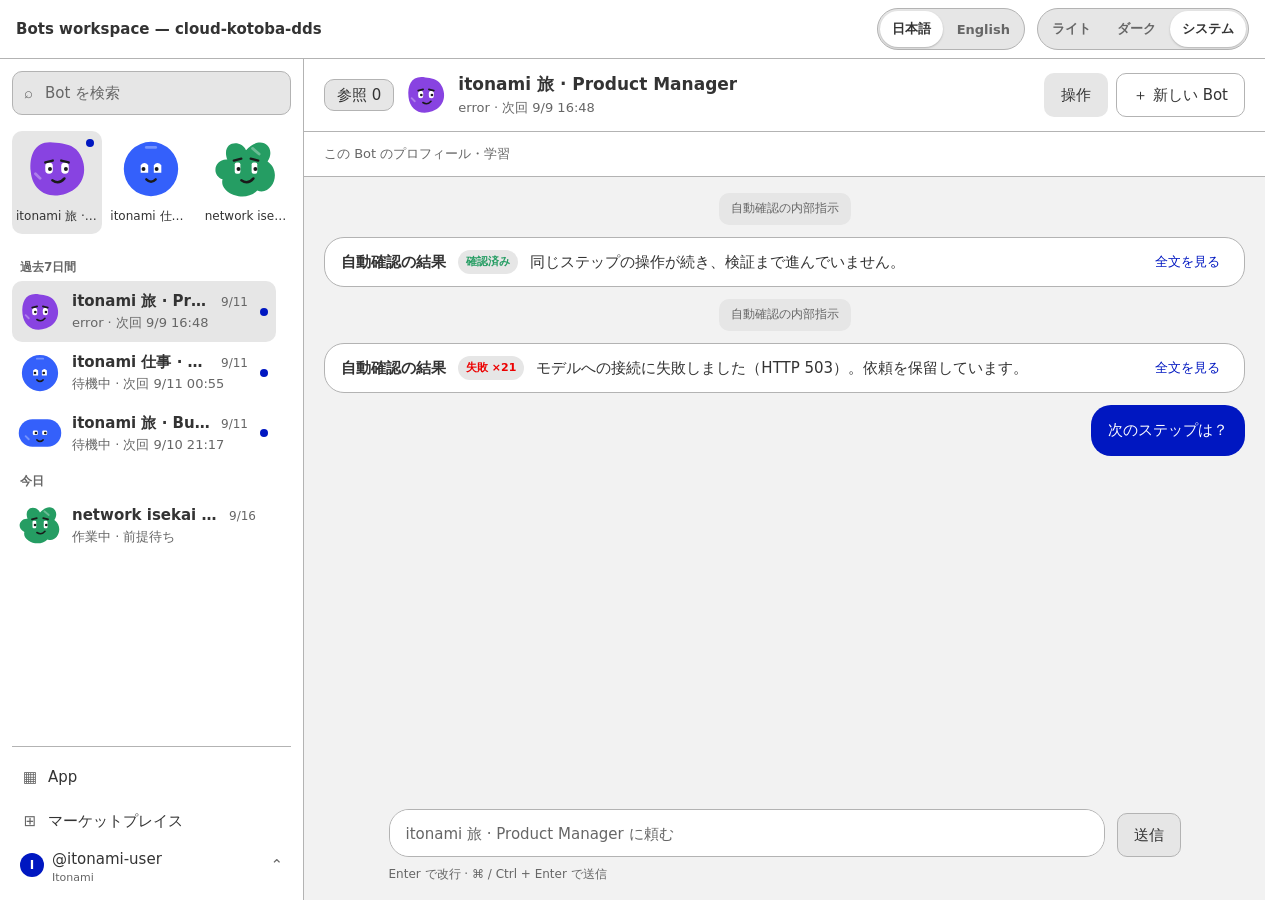
<file: examples/bots-workspace.html>
<!DOCTYPE html>
<html lang="ja">
  <head><meta charset="utf-8"><meta name="viewport" content="width=device-width, initial-scale=1, viewport-fit=cover"><meta name="color-scheme" content="light dark"><meta name="theme-color" content="#ffffff" media="(prefers-color-scheme: light)"><meta name="theme-color" content="#1a1a1a" media="(prefers-color-scheme: dark)"><title>Bots workspace example</title><meta name="description" content="cloud-kotoba-dds bots pattern — light and dark on one document"><style>/* jp-go-digital-design-system — vendored CSS
 * Source: https://github.com/digital-go-jp/design-system-example-components-html
 * Upstream commit: 3b34f4c3553fa3bee90bfd8b6fe962ac3055107d — MIT License, Copyright (c) 2025 デジタル庁
 * Generated by scripts/vendor.cljk — DO NOT EDIT BY HAND (re-vendor instead). */
:root {
  --color-primitive-blue-50: #e8f1fe;
  --color-primitive-blue-100: #d9e6ff;
  --color-primitive-blue-200: #c5d7fb;
  --color-primitive-blue-300: #9db7f9;
  --color-primitive-blue-400: #7096f8;
  --color-primitive-blue-500: #4979f5;
  --color-primitive-blue-600: #3460fb;
  --color-primitive-blue-700: #264af4;
  --color-primitive-blue-800: #0031d8;
  --color-primitive-blue-900: #0017c1;
  --color-primitive-blue-1000: #00118f;
  --color-primitive-blue-1100: #000071;
  --color-primitive-blue-1200: #000060;
  --color-primitive-light-blue-50: #f0f9ff;
  --color-primitive-light-blue-100: #dcf0ff;
  --color-primitive-light-blue-200: #c0e4ff;
  --color-primitive-light-blue-300: #97d3ff;
  --color-primitive-light-blue-400: #57b8ff;
  --color-primitive-light-blue-500: #39abff;
  --color-primitive-light-blue-600: #008bf2;
  --color-primitive-light-blue-700: #0877d7;
  --color-primitive-light-blue-800: #0066be;
  --color-primitive-light-blue-900: #0055ad;
  --color-primitive-light-blue-1000: #00428c;
  --color-primitive-light-blue-1100: #00316a;
  --color-primitive-light-blue-1200: #00234b;
  --color-primitive-cyan-50: #e9f7f9;
  --color-primitive-cyan-100: #c8f8ff;
  --color-primitive-cyan-200: #99f2ff;
  --color-primitive-cyan-300: #79e2f2;
  --color-primitive-cyan-400: #2bc8e4;
  --color-primitive-cyan-500: #01b7d6;
  --color-primitive-cyan-600: #00a3bf;
  --color-primitive-cyan-700: #008da6;
  --color-primitive-cyan-800: #008299;
  --color-primitive-cyan-900: #006f83;
  --color-primitive-cyan-1000: #006173;
  --color-primitive-cyan-1100: #004c59;
  --color-primitive-cyan-1200: #003741;
  --color-primitive-green-50: #e6f5ec;
  --color-primitive-green-100: #c2e5d1;
  --color-primitive-green-200: #9bd4b5;
  --color-primitive-green-300: #71c598;
  --color-primitive-green-400: #51b883;
  --color-primitive-green-500: #2cac6e;
  --color-primitive-green-600: #259d63;
  --color-primitive-green-700: #1d8b56;
  --color-primitive-green-800: #197a4b;
  --color-primitive-green-900: #115a36;
  --color-primitive-green-1000: #0c472a;
  --color-primitive-green-1100: #08351f;
  --color-primitive-green-1200: #032213;
  --color-primitive-lime-50: #ebfad9;
  --color-primitive-lime-100: #d0f5a2;
  --color-primitive-lime-200: #c0f354;
  --color-primitive-lime-300: #ade830;
  --color-primitive-lime-400: #9ddd15;
  --color-primitive-lime-500: #8cc80c;
  --color-primitive-lime-600: #7eb40d;
  --color-primitive-lime-700: #6fa104;
  --color-primitive-lime-800: #618e00;
  --color-primitive-lime-900: #507500;
  --color-primitive-lime-1000: #3e5a00;
  --color-primitive-lime-1100: #2c4100;
  --color-primitive-lime-1200: #1e2d00;
  --color-primitive-yellow-50: #fbf5e0;
  --color-primitive-yellow-100: #fff0b3;
  --color-primitive-yellow-200: #ffe380;
  --color-primitive-yellow-300: #ffd43d;
  --color-primitive-yellow-400: #ffc700;
  --color-primitive-yellow-500: #ebb700;
  --color-primitive-yellow-600: #d2a400;
  --color-primitive-yellow-700: #b78f00;
  --color-primitive-yellow-800: #a58000;
  --color-primitive-yellow-900: #927200;
  --color-primitive-yellow-1000: #806300;
  --color-primitive-yellow-1100: #6e5600;
  --color-primitive-yellow-1200: #604b00;
  --color-primitive-orange-50: #ffeee2;
  --color-primitive-orange-100: #ffdfca;
  --color-primitive-orange-200: #ffc199;
  --color-primitive-orange-300: #ffa66d;
  --color-primitive-orange-400: #ff8d44;
  --color-primitive-orange-500: #ff7628;
  --color-primitive-orange-600: #fb5b01;
  --color-primitive-orange-700: #e25100;
  --color-primitive-orange-800: #c74700;
  --color-primitive-orange-900: #ac3e00;
  --color-primitive-orange-1000: #8b3200;
  --color-primitive-orange-1100: #6d2700;
  --color-primitive-orange-1200: #541e00;
  --color-primitive-red-50: #fdeeee;
  --color-primitive-red-100: #ffdada;
  --color-primitive-red-200: #ffbbbb;
  --color-primitive-red-300: #ff9696;
  --color-primitive-red-400: #ff7171;
  --color-primitive-red-500: #ff5454;
  --color-primitive-red-600: #fe3939;
  --color-primitive-red-700: #fa0000;
  --color-primitive-red-800: #ec0000;
  --color-primitive-red-900: #ce0000;
  --color-primitive-red-1000: #a90000;
  --color-primitive-red-1100: #850000;
  --color-primitive-red-1200: #620000;
  --color-primitive-magenta-50: #f3e5f4;
  --color-primitive-magenta-100: #ffd0ff;
  --color-primitive-magenta-200: #ffaeff;
  --color-primitive-magenta-300: #ff8eff;
  --color-primitive-magenta-400: #f661f6;
  --color-primitive-magenta-500: #f137f1;
  --color-primitive-magenta-600: #db00db;
  --color-primitive-magenta-700: #c000c0;
  --color-primitive-magenta-800: #aa00aa;
  --color-primitive-magenta-900: #8b008b;
  --color-primitive-magenta-1000: #6c006c;
  --color-primitive-magenta-1100: #500050;
  --color-primitive-magenta-1200: #3b003b;
  --color-primitive-purple-50: #f1eafa;
  --color-primitive-purple-100: #ecddff;
  --color-primitive-purple-200: #ddc2ff;
  --color-primitive-purple-300: #cda6ff;
  --color-primitive-purple-400: #bb87ff;
  --color-primitive-purple-500: #a565f8;
  --color-primitive-purple-600: #8843e1;
  --color-primitive-purple-700: #6f23d0;
  --color-primitive-purple-800: #5c10be;
  --color-primitive-purple-900: #5109ad;
  --color-primitive-purple-1000: #41048e;
  --color-primitive-purple-1100: #30016c;
  --color-primitive-purple-1200: #21004b;
  --color-neutral-white: #ffffff;
  --color-neutral-black: #000000;
  --color-neutral-solid-gray-50: #f2f2f2;
  --color-neutral-solid-gray-100: #e6e6e6;
  --color-neutral-solid-gray-200: #cccccc;
  --color-neutral-solid-gray-300: #b3b3b3;
  --color-neutral-solid-gray-400: #999999;
  --color-neutral-solid-gray-420: #949494;
  --color-neutral-solid-gray-500: #7f7f7f;
  --color-neutral-solid-gray-536: #767676;
  --color-neutral-solid-gray-600: #666666;
  --color-neutral-solid-gray-700: #4d4d4d;
  --color-neutral-solid-gray-800: #333333;
  --color-neutral-solid-gray-900: #1a1a1a;
  --color-neutral-opacity-gray-50: rgba(0, 0, 0, 0.05);
  --color-neutral-opacity-gray-100: rgba(0, 0, 0, 0.1);
  --color-neutral-opacity-gray-200: rgba(0, 0, 0, 0.2);
  --color-neutral-opacity-gray-300: rgba(0, 0, 0, 0.3);
  --color-neutral-opacity-gray-400: rgba(0, 0, 0, 0.4);
  --color-neutral-opacity-gray-420: rgba(0, 0, 0, 0.42);
  --color-neutral-opacity-gray-500: rgba(0, 0, 0, 0.5);
  --color-neutral-opacity-gray-536: rgba(0, 0, 0, 0.54);
  --color-neutral-opacity-gray-600: rgba(0, 0, 0, 0.6);
  --color-neutral-opacity-gray-700: rgba(0, 0, 0, 0.7);
  --color-neutral-opacity-gray-800: rgba(0, 0, 0, 0.8);
  --color-neutral-opacity-gray-900: rgba(0, 0, 0, 0.9);
  --font-family-sans:
    "Noto Sans JP", -apple-system, BlinkMacSystemFont, sans-serif;
  --font-family-mono: "Noto Sans Mono", monospace;
  --elevation-1:
    0 2px 8px 1px rgba(0, 0, 0, 0.1), 0 1px 5px 0 rgba(0, 0, 0, 0.3);
  --elevation-2:
    0 2px 12px 2px rgba(0, 0, 0, 0.1), 0 1px 6px 0 rgba(0, 0, 0, 0.3);
  --elevation-3:
    0 4px 16px 3px rgba(0, 0, 0, 0.1), 0 1px 6px 0 rgba(0, 0, 0, 0.3);
  --elevation-4:
    0 6px 20px 4px rgba(0, 0, 0, 0.1), 0 2px 6px 0 rgba(0, 0, 0, 0.3);
  --elevation-5:
    0 8px 24px 5px rgba(0, 0, 0, 0.1), 0 2px 10px 0 rgba(0, 0, 0, 0.3);
  --elevation-6:
    0 10px 30px 6px rgba(0, 0, 0, 0.1), 0 3px 12px 0 rgba(0, 0, 0, 0.3);
  --elevation-7:
    0 12px 36px 7px rgba(0, 0, 0, 0.1), 0 3px 14px 0 rgba(0, 0, 0, 0.3);
  --elevation-8:
    0 14px 40px 7px rgba(0, 0, 0, 0.1), 0 3px 16px 0 rgba(0, 0, 0, 0.3);
  --color-semantic-success-1: var(--color-primitive-green-600);
  --color-semantic-success-2: var(--color-primitive-green-800);
  --color-semantic-error-1: var(--color-primitive-red-800);
  --color-semantic-error-2: var(--color-primitive-red-900);
  --color-semantic-warning-yellow-1: var(--color-primitive-yellow-700);
  --color-semantic-warning-yellow-2: var(--color-primitive-yellow-900);
  --color-semantic-warning-orange-1: var(--color-primitive-orange-600);
  --color-semantic-warning-orange-2: var(--color-primitive-orange-800);
  --color-key-50: var(--color-primitive-blue-50);
  --color-key-100: var(--color-primitive-blue-100);
  --color-key-200: var(--color-primitive-blue-200);
  --color-key-300: var(--color-primitive-blue-300);
  --color-key-400: var(--color-primitive-blue-400);
  --color-key-500: var(--color-primitive-blue-500);
  --color-key-600: var(--color-primitive-blue-600);
  --color-key-700: var(--color-primitive-blue-700);
  --color-key-800: var(--color-primitive-blue-800);
  --color-key-900: var(--color-primitive-blue-900);
  --color-key-1000: var(--color-primitive-blue-1000);
  --color-key-1100: var(--color-primitive-blue-1100);
  --color-key-1200: var(--color-primitive-blue-1200);
}

html {
  scrollbar-gutter: stable;
  font-family: var(--font-family-sans);
}

html:has(:modal) {
  overflow: clip;
  scrollbar-gutter: auto;
}

body:has(:modal) {
  overflow: auto;
  scrollbar-gutter: stable;
}

:where(a):any-link {
  color: var(--color-primitive-blue-1000);
  text-decoration: underline;
  text-decoration-thickness: calc(1 / 16 * 1rem);
  text-underline-offset: calc(3 / 16 * 1rem);
}

:where(a):visited {
  color: var(--color-primitive-magenta-900);
}

@media (hover: hover) {
  :where(a):hover {
    color: var(--color-primitive-blue-900);
    text-decoration-thickness: calc(3 / 16 * 1rem);
  }
}

:where(a):active {
  color: var(--color-primitive-orange-800);
  text-decoration-thickness: calc(1 / 16 * 1rem);
}

:focus-visible {
  outline: calc(4 / 16 * 1rem) solid var(--color-neutral-black);
  outline-offset: calc(2 / 16 * 1rem);
  border-radius: calc(4 / 16 * 1rem);
  box-shadow: 0 0 0 calc(2 / 16 * 1rem) var(--color-primitive-yellow-300);
}

.dads-u-visually-hidden {
  clip: rect(0 0 0 0) !important;
  clip-path: inset(50%) !important;
  height: 1px !important;
  overflow: hidden !important;
  position: absolute !important;
  white-space: nowrap !important;
  width: 1px !important;
}

:where(.dads-u-focus-outline):focus-visible {
  outline: calc(4 / 16 * 1rem) solid var(--color-neutral-black) !important;
  outline-offset: calc(2 / 16 * 1rem) !important;
  border-radius: calc(4 / 16 * 1rem) !important;
  background-color: var(--color-primitive-yellow-300) !important;
  box-shadow: 0 0 0 calc(2 / 16 * 1rem) var(--color-primitive-yellow-300) !important;
}

@supports selector(:has(*)) {
  :where(.dads-u-focus-within-outline):focus-visible,
  :where(.dads-u-focus-within-outline):has(:focus-visible) {
    outline: calc(4 / 16 * 1rem) solid var(--color-neutral-black) !important;
    outline-offset: calc(2 / 16 * 1rem) !important;
    border-radius: calc(4 / 16 * 1rem) !important;
    background-color: var(--color-primitive-yellow-300) !important;
    box-shadow: 0 0 0 calc(2 / 16 * 1rem) var(--color-primitive-yellow-300) !important;
  }
}
@supports not selector(:has(*)) {
  :where(.dads-u-focus-within-outline):focus-within {
    outline: calc(4 / 16 * 1rem) solid var(--color-neutral-black) !important;
    outline-offset: calc(2 / 16 * 1rem) !important;
    border-radius: calc(4 / 16 * 1rem) !important;
    background-color: var(--color-primitive-yellow-300) !important;
    box-shadow: 0 0 0 calc(2 / 16 * 1rem) var(--color-primitive-yellow-300) !important;
  }
}

.dads-u-dsp-64B-140 {
  font-weight: bold !important;
  font-size: calc(64 / 16 * 1rem) !important;
  line-height: 1.4 !important;
  letter-spacing: 0 !important;
}

.dads-u-dsp-57B-140 {
  font-weight: bold !important;
  font-size: calc(57 / 16 * 1rem) !important;
  line-height: 1.4 !important;
  letter-spacing: 0 !important;
}

.dads-u-dsp-48B-140 {
  font-weight: bold !important;
  font-size: calc(48 / 16 * 1rem) !important;
  line-height: 1.4 !important;
  letter-spacing: 0 !important;
}

.dads-u-dsp-64N-140 {
  font-weight: normal !important;
  font-size: calc(64 / 16 * 1rem) !important;
  line-height: 1.4 !important;
  letter-spacing: 0 !important;
}

.dads-u-dsp-57N-140 {
  font-weight: normal !important;
  font-size: calc(57 / 16 * 1rem) !important;
  line-height: 1.4 !important;
  letter-spacing: 0 !important;
}

.dads-u-dsp-48N-140 {
  font-weight: normal !important;
  font-size: calc(48 / 16 * 1rem) !important;
  line-height: 1.4 !important;
  letter-spacing: 0 !important;
}

.dads-u-std-45B-140 {
  font-weight: bold !important;
  font-size: calc(45 / 16 * 1rem) !important;
  line-height: 1.4 !important;
  letter-spacing: 0 !important;
}

.dads-u-std-36B-140 {
  font-weight: bold !important;
  font-size: calc(36 / 16 * 1rem) !important;
  line-height: 1.4 !important;
  letter-spacing: 0.01em !important;
}

.dads-u-std-32B-150 {
  font-weight: bold !important;
  font-size: calc(32 / 16 * 1rem) !important;
  line-height: 1.5 !important;
  letter-spacing: 0.01em !important;
}

.dads-u-std-28B-150 {
  font-weight: bold !important;
  font-size: calc(28 / 16 * 1rem) !important;
  line-height: 1.5 !important;
  letter-spacing: 0.01em !important;
}

.dads-u-std-26B-150 {
  font-weight: bold !important;
  font-size: calc(26 / 16 * 1rem) !important;
  line-height: 1.5 !important;
  letter-spacing: 0.02em !important;
}

.dads-u-std-24B-150 {
  font-weight: bold !important;
  font-size: calc(24 / 16 * 1rem) !important;
  line-height: 1.5 !important;
  letter-spacing: 0.02em !important;
}

.dads-u-std-22B-150 {
  font-weight: bold !important;
  font-size: calc(22 / 16 * 1rem) !important;
  line-height: 1.5 !important;
  letter-spacing: 0.02em !important;
}

.dads-u-std-20B-150 {
  font-weight: bold !important;
  font-size: calc(20 / 16 * 1rem) !important;
  line-height: 1.5 !important;
  letter-spacing: 0.02em !important;
}

.dads-u-std-18B-160 {
  font-weight: bold !important;
  font-size: calc(18 / 16 * 1rem) !important;
  line-height: 1.6 !important;
  letter-spacing: 0.02em !important;
}

.dads-u-std-17B-170 {
  font-weight: bold !important;
  font-size: calc(17 / 16 * 1rem) !important;
  line-height: 1.7 !important;
  letter-spacing: 0.02em !important;
}

.dads-u-std-16B-170 {
  font-weight: bold !important;
  font-size: calc(16 / 16 * 1rem) !important;
  line-height: 1.7 !important;
  letter-spacing: 0.02em !important;
}

.dads-u-std-16B-175 {
  font-weight: bold !important;
  font-size: calc(16 / 16 * 1rem) !important;
  line-height: 1.75 !important;
  letter-spacing: 0.02em !important;
}

.dads-u-std-45N-140 {
  font-weight: normal !important;
  font-size: calc(45 / 16 * 1rem) !important;
  line-height: 1.4 !important;
  letter-spacing: 0 !important;
}

.dads-u-std-36N-140 {
  font-weight: normal !important;
  font-size: calc(36 / 16 * 1rem) !important;
  line-height: 1.4 !important;
  letter-spacing: 0.01em !important;
}

.dads-u-std-32N-150 {
  font-weight: normal !important;
  font-size: calc(32 / 16 * 1rem) !important;
  line-height: 1.5 !important;
  letter-spacing: 0.01em !important;
}

.dads-u-std-28N-150 {
  font-weight: normal !important;
  font-size: calc(28 / 16 * 1rem) !important;
  line-height: 1.5 !important;
  letter-spacing: 0.01em !important;
}

.dads-u-std-26N-150 {
  font-weight: normal !important;
  font-size: calc(26 / 16 * 1rem) !important;
  line-height: 1.5 !important;
  letter-spacing: 0.02em !important;
}

.dads-u-std-24N-150 {
  font-weight: normal !important;
  font-size: calc(24 / 16 * 1rem) !important;
  line-height: 1.5 !important;
  letter-spacing: 0.02em !important;
}

.dads-u-std-22N-150 {
  font-weight: normal !important;
  font-size: calc(22 / 16 * 1rem) !important;
  line-height: 1.5 !important;
  letter-spacing: 0.02em !important;
}

.dads-u-std-20N-150 {
  font-weight: normal !important;
  font-size: calc(20 / 16 * 1rem) !important;
  line-height: 1.5 !important;
  letter-spacing: 0.02em !important;
}

.dads-u-std-18N-160 {
  font-weight: normal !important;
  font-size: calc(18 / 16 * 1rem) !important;
  line-height: 1.6 !important;
  letter-spacing: 0.02em !important;
}

.dads-u-std-17N-170 {
  font-weight: normal !important;
  font-size: calc(17 / 16 * 1rem) !important;
  line-height: 1.7 !important;
  letter-spacing: 0.02em !important;
}

.dads-u-std-16N-170 {
  font-weight: normal !important;
  font-size: calc(16 / 16 * 1rem) !important;
  line-height: 1.7 !important;
  letter-spacing: 0.02em !important;
}

.dads-u-std-16N-175 {
  font-weight: normal !important;
  font-size: calc(16 / 16 * 1rem) !important;
  line-height: 1.75 !important;
  letter-spacing: 0.02em !important;
}

.dads-u-dns-17B-130 {
  font-weight: bold !important;
  font-size: calc(17 / 16 * 1rem) !important;
  line-height: 1.3 !important;
  letter-spacing: 0 !important;
}

.dads-u-dns-17B-120 {
  font-weight: bold !important;
  font-size: calc(17 / 16 * 1rem) !important;
  line-height: 1.2 !important;
  letter-spacing: 0 !important;
}

.dads-u-dns-16B-130 {
  font-weight: bold !important;
  font-size: calc(16 / 16 * 1rem) !important;
  line-height: 1.3 !important;
  letter-spacing: 0 !important;
}

.dads-u-dns-16B-120 {
  font-weight: bold !important;
  font-size: calc(16 / 16 * 1rem) !important;
  line-height: 1.2 !important;
  letter-spacing: 0 !important;
}

.dads-u-dns-14B-130 {
  font-weight: bold !important;
  font-size: calc(14 / 16 * 1rem) !important;
  line-height: 1.3 !important;
  letter-spacing: 0 !important;
}

.dads-u-dns-14B-120 {
  font-weight: bold !important;
  font-size: calc(14 / 16 * 1rem) !important;
  line-height: 1.2 !important;
  letter-spacing: 0 !important;
}

.dads-u-dns-17N-130 {
  font-weight: normal !important;
  font-size: calc(17 / 16 * 1rem) !important;
  line-height: 1.3 !important;
  letter-spacing: 0 !important;
}

.dads-u-dns-17N-120 {
  font-weight: normal !important;
  font-size: calc(17 / 16 * 1rem) !important;
  line-height: 1.2 !important;
  letter-spacing: 0 !important;
}

.dads-u-dns-16N-130 {
  font-weight: normal !important;
  font-size: calc(16 / 16 * 1rem) !important;
  line-height: 1.3 !important;
  letter-spacing: 0 !important;
}

.dads-u-dns-16N-120 {
  font-weight: normal !important;
  font-size: calc(16 / 16 * 1rem) !important;
  line-height: 1.2 !important;
  letter-spacing: 0 !important;
}

.dads-u-dns-14N-130 {
  font-weight: normal !important;
  font-size: calc(14 / 16 * 1rem) !important;
  line-height: 1.3 !important;
  letter-spacing: 0 !important;
}

.dads-u-dns-14N-120 {
  font-weight: normal !important;
  font-size: calc(14 / 16 * 1rem) !important;
  line-height: 1.2 !important;
  letter-spacing: 0 !important;
}

.dads-u-oln-17B-100 {
  font-weight: bold !important;
  font-size: calc(17 / 16 * 1rem) !important;
  line-height: 1 !important;
  letter-spacing: 0.02em !important;
}

.dads-u-oln-16B-100 {
  font-weight: bold !important;
  font-size: calc(16 / 16 * 1rem) !important;
  line-height: 1 !important;
  letter-spacing: 0.02em !important;
}

.dads-u-oln-14B-100 {
  font-weight: bold !important;
  font-size: calc(14 / 16 * 1rem) !important;
  line-height: 1 !important;
  letter-spacing: 0.02em !important;
}

.dads-u-oln-17N-100 {
  font-weight: normal !important;
  font-size: calc(17 / 16 * 1rem) !important;
  line-height: 1 !important;
  letter-spacing: 0.02em !important;
}

.dads-u-oln-16N-100 {
  font-weight: normal !important;
  font-size: calc(16 / 16 * 1rem) !important;
  line-height: 1 !important;
  letter-spacing: 0.02em !important;
}

.dads-u-oln-14N-100 {
  font-weight: normal !important;
  font-size: calc(14 / 16 * 1rem) !important;
  line-height: 1 !important;
  letter-spacing: 0.02em !important;
}

.dads-u-mono-17B-150 {
  font-weight: bold !important;
  font-size: calc(17 / 16 * 1rem) !important;
  line-height: 1.5 !important;
  font-family: var(--font-family-mono) !important;
  letter-spacing: 0 !important;
}

.dads-u-mono-16B-150 {
  font-weight: bold !important;
  font-size: calc(16 / 16 * 1rem) !important;
  line-height: 1.5 !important;
  font-family: var(--font-family-mono) !important;
  letter-spacing: 0 !important;
}

.dads-u-mono-14B-150 {
  font-weight: bold !important;
  font-size: calc(14 / 16 * 1rem) !important;
  line-height: 1.5 !important;
  font-family: var(--font-family-mono) !important;
  letter-spacing: 0 !important;
}

.dads-u-mono-17N-150 {
  font-weight: normal !important;
  font-size: calc(17 / 16 * 1rem) !important;
  line-height: 1.5 !important;
  font-family: var(--font-family-mono) !important;
  letter-spacing: 0 !important;
}

.dads-u-mono-16N-150 {
  font-weight: normal !important;
  font-size: calc(16 / 16 * 1rem) !important;
  line-height: 1.5 !important;
  font-family: var(--font-family-mono) !important;
  letter-spacing: 0 !important;
}

.dads-u-mono-14N-150 {
  font-weight: normal !important;
  font-size: calc(14 / 16 * 1rem) !important;
  line-height: 1.5 !important;
  font-family: var(--font-family-mono) !important;
  letter-spacing: 0 !important;
}
/* --- component: button --- */
.dads-button {
  --button-color: var(--color-key-900);
  --button-hover-color: var(--color-key-1000);
  --button-active-color: var(--color-key-1200);
  --button-outline-hover-bg-color: var(--color-key-200);
  --button-outline-active-bg-color: var(--color-key-300);
  display: flex;
  align-items: center;
  justify-content: center;
  column-gap: calc(4 / 16 * 1rem);
  box-sizing: border-box;
  width: fit-content;
  max-width: 100%;
  font-weight: bold;
  font-size: calc(16 / 16 * 1rem);
  line-height: 1;
  font-family: var(--font-family-sans);
  letter-spacing: 0.02em;
  text-decoration: none;
  text-underline-offset: calc(3 / 16 * 1rem);
}

.dads-button:disabled,
.dads-button[aria-disabled="true"] {
  cursor: default;
}

.dads-button[data-type="solid-fill"] {
  border: 4px double transparent;
  background-color: var(--button-color);
  color: var(--color-neutral-white);
}

@media (hover: hover) {
  .dads-button[data-type="solid-fill"]:hover {
    background-color: var(--button-hover-color);
    text-decoration: underline;
    text-decoration-thickness: calc(1 / 16 * 1rem);
  }
}

.dads-button[data-type="solid-fill"]:active {
  background-color: var(--button-active-color);
  text-decoration: underline;
}

.dads-button[data-type="solid-fill"]:focus-visible {
  outline: calc(4 / 16 * 1rem) solid var(--color-neutral-black);
  outline-offset: calc(2 / 16 * 1rem);
  box-shadow: 0 0 0 calc(2 / 16 * 1rem) var(--color-primitive-yellow-300);
}

.dads-button[data-type="solid-fill"]:disabled,
.dads-button[data-type="solid-fill"][aria-disabled="true"] {
  background-color: var(--color-neutral-solid-gray-300);
  color: var(--color-neutral-solid-gray-50);
  text-decoration: none;
}

@media (forced-colors: active) {
  .dads-button[data-type="solid-fill"]:disabled,
  .dads-button[data-type="solid-fill"][aria-disabled="true"] {
    border-color: GrayText;
    color: GrayText;
  }
}

.dads-button[data-type="outline"] {
  border: 1px solid currentcolor;
  background-color: var(--color-neutral-white);
  color: var(--button-color);
}

@media (hover: hover) {
  .dads-button[data-type="outline"]:hover {
    background-color: var(--button-outline-hover-bg-color);
    color: var(--button-hover-color);
    text-decoration: underline;
    text-decoration-thickness: calc(1 / 16 * 1rem);
  }
}

.dads-button[data-type="outline"]:active {
  background-color: var(--button-outline-active-bg-color);
  color: var(--button-active-color);
  text-decoration: underline;
}

.dads-button[data-type="outline"]:focus-visible {
  outline: calc(4 / 16 * 1rem) solid var(--color-neutral-black);
  outline-offset: calc(2 / 16 * 1rem);
  box-shadow: 0 0 0 calc(2 / 16 * 1rem) var(--color-primitive-yellow-300);
}

.dads-button[data-type="outline"]:disabled,
.dads-button[data-type="outline"][aria-disabled="true"] {
  background-color: var(--color-neutral-white);
  color: var(--color-neutral-solid-gray-300);
  text-decoration: none;
}

@media (forced-colors: active) {
  .dads-button[data-type="outline"]:disabled,
  .dads-button[data-type="outline"][aria-disabled="true"] {
    border-color: GrayText;
    color: GrayText;
  }
}

.dads-button[data-type="text"] {
  border: 0;
  background-color: transparent;
  color: var(--button-color);
  text-decoration: underline;
  text-decoration-thickness: calc(1 / 16 * 1rem);
}

@media (hover: hover) {
  .dads-button[data-type="text"]:hover {
    background-color: var(--color-key-50);
    color: var(--button-hover-color);
    text-decoration-thickness: calc(3 / 16 * 1rem);
  }
}

.dads-button[data-type="text"]:active {
  background-color: var(--color-key-100);
  color: var(--button-active-color);
}

.dads-button[data-type="text"]:focus-visible {
  outline: calc(4 / 16 * 1rem) solid var(--color-neutral-black);
  outline-offset: calc(2 / 16 * 1rem);
  background-color: var(--color-primitive-yellow-300);
  box-shadow: 0 0 0 calc(2 / 16 * 1rem) var(--color-primitive-yellow-300);
}

.dads-button[data-type="text"]:disabled,
.dads-button[data-type="text"][aria-disabled="true"] {
  background-color: transparent;
  color: var(--color-neutral-solid-gray-300);
  text-decoration-thickness: revert;
}

@media (forced-colors: active) {
  .dads-button[data-type="text"]:disabled,
  .dads-button[data-type="text"][aria-disabled="true"] {
    color: GrayText;
  }
}

.dads-button[data-size="lg"] {
  min-width: calc(136 / 16 * 1rem);
  min-height: calc(56 / 16 * 1rem);
  border-radius: calc(8 / 16 * 1rem);
  padding: calc(12 / 16 * 1rem) calc(16 / 16 * 1rem);
}

.dads-button[data-size="md"] {
  min-width: calc(96 / 16 * 1rem);
  min-height: calc(48 / 16 * 1rem);
  border-radius: calc(8 / 16 * 1rem);
  padding: calc(8 / 16 * 1rem) calc(16 / 16 * 1rem);
}

.dads-button[data-size="sm"] {
  position: relative;
  min-width: calc(80 / 16 * 1rem);
  min-height: calc(36 / 16 * 1rem);
  border-radius: calc(6 / 16 * 1rem);
  padding: calc(2 / 16 * 1rem) calc(12 / 16 * 1rem);
}

.dads-button[data-size="sm"]::after {
  content: "";
  position: absolute;
  inset: 0;
  margin: auto;
  height: calc(44 / 16 * 1rem);
}

.dads-button[data-size="xs"] {
  position: relative;
  min-width: calc(72 / 16 * 1rem);
  min-height: calc(28 / 16 * 1rem);
  border-radius: calc(4 / 16 * 1rem);
  padding: calc(2 / 16 * 1rem) calc(8 / 16 * 1rem);
  font-size: calc(14 / 16 * 1rem);
}

.dads-button[data-size="xs"]::after {
  content: "";
  position: absolute;
  inset: 0;
  margin: auto;
  height: calc(44 / 16 * 1rem);
}

.dads-button__icon {
  flex-shrink: 0;
}
/* --- component: heading --- */
.dads-heading {
  color: var(--color-neutral-solid-gray-800);
  font-family: var(--font-family-sans);
}

.dads-heading[data-size="64"] {
  --_shoulder-size: calc(28 / 16 * 1rem);
  --_shoulder-line-height: 1.5;
  --_shoulder-letter-spacing: 0.01em;
  font-weight: bold;
  font-size: calc(64 / 16 * 1rem);
  line-height: 1.4;
  letter-spacing: 0;
}

.dads-heading[data-size="57"] {
  --_shoulder-size: calc(24 / 16 * 1rem);
  --_shoulder-line-height: 1.5;
  --_shoulder-letter-spacing: 0.02em;
  font-weight: bold;
  font-size: calc(57 / 16 * 1rem);
  line-height: 1.4;
  letter-spacing: 0;
}

.dads-heading[data-size="45"] {
  --_shoulder-size: calc(22 / 16 * 1rem);
  --_shoulder-line-height: 1.5;
  --_shoulder-letter-spacing: 0.02em;
  font-weight: bold;
  font-size: calc(45 / 16 * 1rem);
  line-height: 1.4;
  letter-spacing: 0;
}

.dads-heading[data-size="36"] {
  --_shoulder-size: calc(20 / 16 * 1rem);
  --_shoulder-line-height: 1.5;
  --_shoulder-letter-spacing: 0.02em;
  font-weight: bold;
  font-size: calc(36 / 16 * 1rem);
  line-height: 1.4;
  letter-spacing: 0.01em;
}

.dads-heading[data-size="32"] {
  --_shoulder-size: calc(18 / 16 * 1rem);
  --_shoulder-line-height: 1.6;
  --_shoulder-letter-spacing: 0.02em;
  font-weight: bold;
  font-size: calc(32 / 16 * 1rem);
  line-height: 1.5;
  letter-spacing: 0.01em;
}

.dads-heading[data-size="28"] {
  --_shoulder-size: calc(16 / 16 * 1rem);
  --_shoulder-line-height: 1.7;
  --_shoulder-letter-spacing: 0.02em;
  font-weight: bold;
  font-size: calc(28 / 16 * 1rem);
  line-height: 1.5;
  letter-spacing: 0.01em;
}

.dads-heading[data-size="24"] {
  --_shoulder-size: calc(16 / 16 * 1rem);
  --_shoulder-line-height: 1.7;
  --_shoulder-letter-spacing: 0.02em;
  font-weight: bold;
  font-size: calc(24 / 16 * 1rem);
  line-height: 1.5;
  letter-spacing: 0.02em;
}

.dads-heading[data-size="20"] {
  --_shoulder-size: calc(16 / 16 * 1rem);
  --_shoulder-line-height: 1.7;
  --_shoulder-letter-spacing: 0.02em;
  font-weight: bold;
  font-size: calc(20 / 16 * 1rem);
  line-height: 1.5;
  letter-spacing: 0.02em;
}

.dads-heading[data-size="18"] {
  --_shoulder-size: calc(16 / 16 * 1rem);
  --_shoulder-line-height: 1.7;
  --_shoulder-letter-spacing: 0.02em;
  font-weight: bold;
  font-size: calc(18 / 16 * 1rem);
  line-height: 1.6;
  letter-spacing: 0.02em;
}

.dads-heading[data-size="16"] {
  --_shoulder-size: calc(16 / 16 * 1rem);
  --_shoulder-line-height: 1.7;
  --_shoulder-letter-spacing: 0.02em;
  font-weight: bold;
  font-size: calc(16 / 16 * 1rem);
  line-height: 1.7;
  letter-spacing: 0.02em;
}

.dads-heading[data-chip] {
  position: relative;
  padding-left: calc(1em / 3 + 0.5em);
}

.dads-heading[data-chip]::before {
  position: absolute;
  top: 0.2em;
  bottom: 0.1em;
  left: 0;
  width: calc(1em / 3);
  background-color: var(--color-key-900);
  content: "";
}

@supports (top: 1lh) {
  .dads-heading[data-chip]::before {
    top: calc(0.5lh - 0.45em);
    bottom: calc(0.5lh - 0.55em);
  }
}

.dads-heading[data-chip]:has(.dads-heading__shoulder)::before {
  top: calc((var(--_shoulder-size) * (var(--_shoulder-line-height) - 1)) / 2);
}

@media (forced-colors: active) {
  .dads-heading[data-chip]::before {
    background-color: CanvasText;
  }
}

.dads-heading[data-rule] {
  border-bottom: solid var(--color-key-900);
}

.dads-heading[data-rule="8"] {
  border-bottom-width: calc(8 / 16 * 1rem);
  padding-bottom: calc(32 / 16 * 1rem);
}

.dads-heading[data-rule="6"] {
  border-bottom-width: calc(6 / 16 * 1rem);
  padding-bottom: calc(24 / 16 * 1rem);
}

.dads-heading[data-rule="4"] {
  border-bottom-width: calc(4 / 16 * 1rem);
  padding-bottom: calc(16 / 16 * 1rem);
}

.dads-heading[data-rule="2"] {
  border-bottom-width: calc(2 / 16 * 1rem);
  padding-bottom: calc(8 / 16 * 1rem);
}

.dads-heading__shoulder {
  margin: 0;
  font-weight: bold;
  font-size: var(--_shoulder-size);
  line-height: var(--_shoulder-line-height);
  letter-spacing: var(--_shoulder-letter-spacing);
}

.dads-heading__heading {
  margin: 0;
  font: inherit;
}

.dads-heading__icon {
  margin-right: calc(0.4em - 0.25em);
}

.dads-heading__icon::after {
  content: " ";
}

.dads-heading__icon-svg {
  display: inline-block;
  width: 1.25em;
  height: 1.25em;
  vertical-align: -0.25em;
}
/* --- component: accordion --- */
.dads-accordion {
  --_icon-size: calc(20 / 16 * 1rem);
  border-bottom: 1px solid var(--color-neutral-solid-gray-420);
}

@media (min-width: 48rem) {
  .dads-accordion {
    --_icon-size: calc(32 / 16 * 1rem);
  }
}

.dads-accordion__summary {
  position: relative;
  display: block;
  padding: calc(8 / 16 * 1rem) calc(8 / 16 * 1rem) calc(8 / 16 * 1rem)
    calc(var(--_icon-size) + 0.75rem);
  color: var(--color-neutral-solid-gray-800);
  font-weight: normal;
  font-size: calc(16 / 16 * 1rem);
  line-height: 1.7;
  font-family: var(--font-family-sans);
  letter-spacing: 0.02em;
  cursor: default;
}

.dads-accordion__summary::marker {
  content: "";
}

.dads-accordion__summary::-webkit-details-marker {
  display: none;
}

@media (min-width: 48rem) {
  .dads-accordion__summary {
    padding: calc(16 / 16 * 1rem) calc(16 / 16 * 1rem) calc(16 / 16 * 1rem)
      calc(var(--_icon-size) + calc(20 / 16 * 1rem));
    font-size: calc(18 / 16 * 1rem);
    line-height: 1.6;
  }
}

@media (hover: hover) {
  .dads-accordion__summary:hover:not(:focus-visible) {
    background-color: var(--color-neutral-solid-gray-50);
  }
}

.dads-accordion__summary:focus-visible {
  outline: calc(4 / 16 * 1rem) solid var(--color-neutral-black);
  outline-offset: calc(2 / 16 * 1rem);
  border-radius: calc(4 / 16 * 1rem);
  background-color: var(--color-primitive-yellow-300);
  box-shadow: 0 0 0 calc(2 / 16 * 1rem) var(--color-primitive-yellow-300);
}

.dads-accordion__icon {
  position: absolute;
  top: calc(8 / 16 * 1rem);
  left: calc(2 / 16 * 1rem);
  margin-top: calc((1lh - var(--_icon-size)) / 2);
  display: inline-flex;
  align-items: center;
  justify-content: center;
  box-sizing: border-box;
  width: var(--_icon-size);
  height: var(--_icon-size);
  border-radius: 50%;
  border: 1px solid currentcolor;
  background-color: var(--color-neutral-white);
  color: var(--color-key-1000);
}

@media (min-width: 48rem) {
  .dads-accordion__icon {
    top: calc(14 / 16 * 1rem);
    left: calc(6 / 16 * 1rem);
  }
}

.dads-accordion[open] .dads-accordion__icon {
  transform: rotate(180deg);
}

@media (hover: hover) {
  .dads-accordion__summary:hover .dads-accordion__icon {
    outline: calc(2 / 16 * 1rem) solid currentcolor;
  }
}

.dads-accordion__icon-svg {
  margin-top: calc(2 / 16 * 1rem);
  width: calc(16 / 16 * 1rem);
  height: calc(16 / 16 * 1rem);
  pointer-events: none;
}

@media (min-width: 48rem) {
  .dads-accordion__icon-svg {
    width: auto;
    height: auto;
  }
}

.dads-accordion__summary :is(h1, h2, h3, h4, h5, h6) {
  margin: 0;
  font: inherit;
}

.dads-accordion__content {
  padding: calc(16 / 16 * 1rem) calc(8 / 16 * 1rem) calc(16 / 16 * 1rem)
    calc(var(--_icon-size) + 0.75rem);
}

@media (min-width: 48rem) {
  .dads-accordion__content {
    padding: calc(24 / 16 * 1rem) calc(16 / 16 * 1rem) calc(24 / 16 * 1rem)
      calc(var(--_icon-size) + 1.25rem);
  }
}

.dads-accordion__back-link:any-link {
  display: flex;
  align-items: flex-start;
  gap: calc(6 / 16 * 1rem);
  width: fit-content;
  color: var(--color-primitive-blue-1000);
  text-decoration: underline;
  text-decoration-thickness: calc(1 / 16 * 1rem);
  text-underline-offset: calc(3 / 16 * 1rem);
  text-spacing-trim: trim-start;
}

@media (hover: hover) {
  .dads-accordion__back-link:hover {
    color: var(--color-primitive-blue-900);
    text-decoration-thickness: calc(3 / 16 * 1rem);
  }
}

.dads-accordion__back-link:active {
  color: var(--color-primitive-orange-800);
  text-decoration-thickness: calc(1 / 16 * 1rem);
}

.dads-accordion__back-link:focus-visible {
  outline: calc(4 / 16 * 1rem) solid var(--color-neutral-black);
  outline-offset: calc(2 / 16 * 1rem);
  border-radius: calc(4 / 16 * 1rem);
  background-color: var(--color-primitive-yellow-300);
  box-shadow: 0 0 0 calc(2 / 16 * 1rem) var(--color-primitive-yellow-300);
}

.dads-accordion__back-link-icon {
  margin-top: calc((1lh - 24 / 16 * 1rem) / 2);
  flex-shrink: 0;
}
/* --- component: input-text --- */
.dads-input-text {
  display: block;
  color: var(--color-neutral-solid-gray-800);
  font-weight: normal;
  font-size: calc(16 / 16 * 1rem);
  line-height: 1.7;
  font-family: var(--font-family-sans);
  letter-spacing: 0.02em;
}

.dads-input-text__input {
  box-sizing: border-box;
  max-width: 100%;
  border: 1px solid var(--color-neutral-solid-gray-600);
  background-color: var(--color-neutral-white);
  padding: calc(12 / 16 * 1rem) calc(16 / 16 * 1rem);
  border-radius: calc(8 / 16 * 1rem);
  color: var(--color-neutral-solid-gray-900);
  font: inherit;
  line-height: 1;
}

.dads-input-text__input[data-size="sm"] {
  height: 2.5rem;
}

.dads-input-text__input[data-size="md"] {
  height: 3rem;
}

.dads-input-text__input[data-size="lg"] {
  height: 3.5rem;
}

.dads-input-text__input:read-only:not(:disabled) {
  border-style: dashed;
}

.dads-input-text__input:focus-visible {
  outline: calc(4 / 16 * 1rem) solid var(--color-neutral-black);
  outline-offset: calc(2 / 16 * 1rem);
  box-shadow: 0 0 0 calc(2 / 16 * 1rem) var(--color-primitive-yellow-300);
}

@media (hover: hover) {
  .dads-input-text__input:not(:read-only):hover {
    border-color: var(--color-neutral-black);
  }
}

.dads-input-text__input:is(:user-invalid, [aria-invalid="true"]) {
  border-color: var(--color-semantic-error-1);
}

@media (hover: hover) {
  .dads-input-text__input:is(:user-invalid, [aria-invalid="true"]):hover {
    border-color: var(--color-primitive-red-1000);
  }
}

.dads-input-text__input:is(:disabled, [aria-disabled="true"]),
.dads-input-text__input:is(:disabled, [aria-disabled="true"]):hover {
  border-color: var(--color-neutral-solid-gray-300);
  background-color: var(--color-neutral-solid-gray-50);
  color: var(--color-neutral-solid-gray-420);
}

@media (forced-colors: active) {
  .dads-input-text__input[aria-disabled="true"],
  .dads-input-text__input[aria-disabled="true"]:hover {
    border-color: GrayText;
    color: GrayText;
  }
}

.dads-input-text__error-text {
  margin: calc(8 / 16 * 1rem) 0 0 0;
  display: block;
  color: var(--color-semantic-error-1);
}
/* --- component: textarea --- */
.dads-textarea {
  display: block;
  color: var(--color-neutral-solid-gray-800);
  font-weight: normal;
  font-size: calc(16 / 16 * 1rem);
  line-height: 1.7;
  font-family: var(--font-family-sans);
  letter-spacing: 0.02em;
}

.dads-textarea__textarea {
  display: block;
  box-sizing: border-box;
  max-width: 100%;
  border: 1px solid var(--color-neutral-solid-gray-600);
  background-color: var(--color-neutral-white);
  padding: calc(16 / 16 * 1rem);
  border-radius: calc(8 / 16 * 1rem);
  color: var(--color-neutral-solid-gray-900);
  font: inherit;
  resize: vertical;
}

.dads-textarea__textarea:read-only:not(:disabled) {
  border-style: dashed;
}

.dads-textarea__textarea:focus-visible {
  outline: calc(4 / 16 * 1rem) solid var(--color-neutral-black);
  outline-offset: calc(2 / 16 * 1rem);
  box-shadow: 0 0 0 calc(2 / 16 * 1rem) var(--color-primitive-yellow-300);
}

@media (hover: hover) {
  .dads-textarea__textarea:not(:read-only):hover {
    border-color: var(--color-neutral-black);
  }
}

.dads-textarea__textarea:is(:user-invalid, [aria-invalid="true"]) {
  border-color: var(--color-semantic-error-1);
}

@media (hover: hover) {
  .dads-textarea__textarea:is(:user-invalid, [aria-invalid="true"]):hover {
    border-color: var(--color-primitive-red-1000);
  }
}

.dads-textarea__textarea:is(:disabled, [aria-disabled="true"]),
.dads-textarea__textarea:is(:disabled, [aria-disabled="true"]):hover {
  border-color: var(--color-neutral-solid-gray-300);
  background-color: var(--color-neutral-solid-gray-50);
  color: var(--color-neutral-solid-gray-420);
  resize: none;
}

@media (forced-colors: active) {
  .dads-textarea__textarea[aria-disabled="true"],
  .dads-textarea__textarea[aria-disabled="true"]:hover {
    border-color: GrayText;
    color: GrayText;
  }
}

.dads-textarea__error-text {
  margin: calc(8 / 16 * 1rem) 0 0 0;
  display: block;
  color: var(--color-semantic-error-1);
}

.dads-textarea__counter {
  display: block;
  margin-top: calc(8 / 16 * 1rem);
  color: var(--color-neutral-solid-gray-600);
  font-size: calc(16 / 16 * 1rem);
  line-height: 1;
  letter-spacing: 0.02em;
}

.dads-textarea__counter[data-exceeded] {
  color: var(--color-semantic-error-1);
}
/* --- component: checkbox --- */
.dads-checkbox {
  display: flex;
  align-items: start;
  gap: var(--_gap);
  width: fit-content;
}

.dads-checkbox:has(.dads-checkbox__label:not(:empty)) {
  padding-top: calc(8 / 16 * 1rem);
  padding-bottom: calc(8 / 16 * 1rem);
}

.dads-checkbox[data-size="sm"] {
  --_gap: calc(4 / 16 * 1rem);
  --_checkbox-size: calc(24 / 16 * 1rem);
  --_checkbox-border-width: calc(2 / 16 * 1rem);
  --_checkbox-scale: 1;
  --_label-padding-top: calc(1 / 16 * 1rem);
  --_label-font-size: calc(16 / 16 * 1rem);
}

.dads-checkbox[data-size="md"] {
  --_gap: calc(8 / 16 * 1rem);
  --_checkbox-size: calc(32 / 16 * 1rem);
  --_checkbox-border-width: calc(2 / 16 * 1rem);
  --_checkbox-scale: calc(20 / 14);
  --_label-padding-top: calc(4 / 16 * 1rem);
  --_label-font-size: calc(16 / 16 * 1rem);
}

.dads-checkbox[data-size="lg"] {
  --_gap: calc(8 / 16 * 1rem);
  --_checkbox-size: calc(44 / 16 * 1rem);
  --_checkbox-border-width: calc(3 / 16 * 1rem);
  --_checkbox-scale: calc(27 / 14);
  --_label-padding-top: calc(10 / 16 * 1rem);
  --_label-font-size: calc(17 / 16 * 1rem);
}

.dads-checkbox__checkbox {
  display: flex;
  justify-content: center;
  align-items: center;
  flex-shrink: 0;
  width: var(--_checkbox-size);
  height: var(--_checkbox-size);
  border-radius: 12.5%;
}

@media (hover: hover) {
  .dads-checkbox__checkbox:has(
    :not(:focus, :disabled, [aria-disabled="true"]):hover
  ) {
    background-color: var(--color-neutral-solid-gray-420);
  }
}

.dads-checkbox__input {
  --_base-color: var(--color-neutral-white);
  --_accent-color: var(--color-key-900);
  --_accent-hover-color: var(--color-key-1100);
  --_border-color: var(--color-neutral-solid-gray-600);
  --_border-hover-color: var(--color-neutral-black);
  --_check-color: var(--color-neutral-white);

  margin: 0;
  appearance: none;
  width: 75%;
  height: 75%;
  border-radius: calc(2 / 18 * 100%);
  background-color: var(--_base-color);
  background-clip: padding-box;
  border: var(--_checkbox-border-width) solid var(--_border-color);
}

.dads-checkbox__input:focus {
  outline: calc(4 / 16 * 1rem) solid var(--color-neutral-black);
  outline-offset: calc(2 / 16 * 1rem);
  box-shadow: 0 0 0 calc(2 / 16 * 1rem) var(--color-primitive-yellow-300);
}

@media (hover: hover) {
  .dads-checkbox__input:not(:disabled, [aria-disabled="true"]):hover {
    border-color: var(--_border-hover-color);
  }
}

.dads-checkbox__input:is(:checked, :indeterminate) {
  border-color: var(--_accent-color);
  background-color: var(--_accent-color);
}

@media (hover: hover) {
  .dads-checkbox__input:is(:checked, :indeterminate):not(
    :disabled,
    [aria-disabled="true"]
  ):hover {
    border-color: var(--_accent-hover-color);
    background-color: var(--_accent-hover-color);
  }
}

.dads-checkbox__input::before {
  display: none;
  width: calc(14 / 16 * 1rem);
  height: calc(14 / 16 * 1rem);
  background-color: var(--_check-color);
  transform-origin: left top;
  transform: scale(var(--_checkbox-scale, 1));
  content: "";
}

.dads-checkbox__input:checked::before {
  display: block;
  clip-path: path(
    "M5.6,11.2L12.65,4.15L11.25,2.75L5.6,8.4L2.75,5.55L1.35,6.95L5.6,11.2Z"
  );
}

.dads-checkbox__input:indeterminate::before {
  display: block;
  clip-path: path("M2,6h10v2H2Z");
}

.dads-checkbox__input[aria-invalid="true"] {
  --_accent-color: var(--color-semantic-error-1);
  --_accent-hover-color: var(--color-primitive-red-1000);
  --_border-color: var(--color-semantic-error-1);
  --_border-hover-color: var(--color-primitive-red-1000);
}

.dads-checkbox__input:is(:disabled, [aria-disabled="true"]) {
  --_base-color: var(--color-neutral-solid-gray-50);
  --_accent-color: var(--color-neutral-solid-gray-300);
  --_accent-hover-color: var(--color-neutral-solid-gray-300);
  --_border-color: var(--color-neutral-solid-gray-300);
  --_border-hover-color: var(--color-neutral-solid-gray-300);
}

@media (forced-colors: active) {
  .dads-checkbox__input,
  .dads-checkbox__input[aria-invalid="true"] {
    --_accent-color: Highlight;
    --_accent-hover-color: Highlight;
    --_border-color: ButtonText;
    --_border-hover-color: ButtonText;
    --_check-color: HighlightText;
  }

  .dads-checkbox__input:is(:disabled, [aria-disabled="true"]) {
    --_accent-color: GrayText;
    --_accent-hover-color: GrayText;
    --_border-color: GrayText;
    --_border-hover-color: GrayText;
    --_check-color: Canvas;
  }
}

.dads-checkbox__label {
  padding-top: var(--_label-padding-top);
  color: var(--color-neutral-solid-gray-800);
  font-weight: normal;
  font-size: var(--_label-font-size);
  line-height: 1.3;
  font-family: var(--font-family-sans);
  letter-spacing: 0;
}
/* --- component: form-control-label --- */
.dads-form-control-label {
  margin: 0;
  display: flex;
  flex-direction: column;
  border: 0;
  padding: 0;
  color: var(--color-neutral-solid-gray-800);
  font-weight: normal;
  font-size: calc(16 / 16 * 1rem);
  line-height: 1.7;
  font-family: var(--font-family-sans);
  letter-spacing: 0.02em;
}

.dads-form-control-label[data-size="sm"] {
  gap: calc(4 / 16 * 1rem);
}

.dads-form-control-label[data-size="md"] {
  gap: calc(8 / 16 * 1rem);
}

.dads-form-control-label[data-size="lg"] {
  gap: calc(8 / 16 * 1rem);
}

.dads-form-control-label__label {
  align-self: start;
  padding: 0;
  font-weight: bold;
}

.dads-form-control-label[data-size="sm"] .dads-form-control-label__label {
  font-size: calc(16 / 16 * 1rem);
}

.dads-form-control-label[data-size="md"] .dads-form-control-label__label {
  font-size: calc(17 / 16 * 1rem);
}

.dads-form-control-label[data-size="lg"] .dads-form-control-label__label {
  font-size: calc(18 / 16 * 1rem);
}

legend.dads-form-control-label__label {
  margin-bottom: calc(8 / 16 * 1rem);
  float: none;
}

.dads-form-control-label__requirement {
  margin-left: calc(4 / 16 * 1rem);
  font-weight: normal;
  font-size: calc(16 / 16 * 1rem);
}

.dads-form-control-label__requirement[data-required="true"] {
  color: var(--color-semantic-error-1);
}

.dads-form-control-label__requirement::before {
  content: " ";
}

.dads-form-control-label__status {
  margin-left: calc(4 / 16 * 1rem);
  display: inline-block;
  outline: 1px solid transparent;
  border-radius: calc(8 / 16 * 1rem);
  background-color: var(--color-neutral-solid-gray-536);
  padding: calc(8 / 16 * 1rem);
  color: var(--color-neutral-white);
  font-weight: normal;
  font-size: calc(16 / 16 * 1rem);
  line-height: 1;
  letter-spacing: 0.02em;
}

.dads-form-control-label__support-text {
  margin-top: 0;
  margin-bottom: 0;
  color: var(--color-neutral-solid-gray-600);
}

.dads-form-control-label__error-text {
  margin-top: 0;
  margin-bottom: 0;
  color: var(--color-semantic-error-1);
  line-height: 1.3;
  letter-spacing: 0;
}
/* --- component: table --- */
.dads-table {
  --_border-color: var(--color-neutral-solid-gray-420);
  --_padding: calc(20 / 16 * 1rem) calc(16 / 16 * 1rem);
  margin: 0;
  box-sizing: border-box;
  display: flex;
  flex-direction: column;
  align-items: flex-start;
  row-gap: calc(16 / 16 * 1rem);
  color: var(--color-neutral-solid-gray-800);
  font-weight: normal;
  font-size: calc(16 / 16 * 1rem);
  line-height: 1.7;
  font-family: var(--font-family-sans);
  letter-spacing: 0.02em;
}

.dads-table[data-size="dense"] {
  --_padding: calc(12 / 16 * 1rem) calc(16 / 16 * 1rem);
  line-height: 1.3;
}

.dads-table__caption {
  font-weight: bold;
  font-size: calc(17 / 16 * 1rem);
}

.dads-table__table {
  border-collapse: collapse;
}

.dads-table__table :is(td, th) {
  padding: var(--_padding);
  text-align: left;
  vertical-align: baseline;
}

.dads-table__table th {
  font-weight: bold;
}

.dads-table__col-header {
  --_border-color: var(--color-neutral-solid-gray-500);
  background-color: var(--color-neutral-solid-gray-100);
  color: var(--color-neutral-solid-gray-900);
}

.dads-table__row-header {
  --_border-color: var(--color-neutral-solid-gray-500);
  background-color: var(--color-neutral-solid-gray-100);
  color: var(--color-neutral-solid-gray-900);
}

/* Stripe */

.dads-table[data-row-stripe] {
  --_border-color: var(--color-neutral-solid-gray-500);
}

.dads-table[data-row-stripe] tr:nth-child(even) {
  background-color: var(--color-neutral-solid-gray-50);
}

/* Hover highlight */

.dads-table[data-row-hover-highlight] {
  --_border-color: var(--color-neutral-solid-gray-500);
}

@media (hover: hover) {
  .dads-table[data-row-hover-highlight] tr:hover {
    background-color: var(--color-key-50);
  }
}

/* With checkbox */

.dads-table[data-selectable] {
  --_border-color: var(--color-neutral-solid-gray-500);
}

.dads-table[data-selectable] tr:has(:checked) :where(td, th) {
  background:
    linear-gradient(#fff, #fff) top / 100% 1px no-repeat,
    linear-gradient(90deg, #fff, #fff) left / var(--_gap-x, 0) 100% no-repeat,
    var(--color-key-100);
  background-origin: padding-box;
}

.dads-table [data-border=""] :is(td, th):first-child,
.dads-table [data-border~="left"] :is(td, th):first-child,
.dads-table [data-cell-border=""] :is(td, th),
.dads-table [data-cell-border~="left"] :is(td, th),
.dads-table [data-cell-border~="right"] :is(td, th) + :is(td, th),
.dads-table [data-border=""]:is(td, th),
.dads-table [data-border~="left"]:is(td, th),
.dads-table [data-border=""] + :is(td, th),
.dads-table [data-border~="right"] + :is(td, th) {
  --_gap-x: 1px;
}

@supports (selector(:has(.x))) {
  .dads-table td:has(.dads-checkbox:only-child, .dads-radio:only-child),
  .dads-table th:has(.dads-checkbox:only-child, .dads-radio:only-child) {
    position: relative;
    box-sizing: border-box;
    width: calc(40 / 16 * 1rem);
    padding: 0;
  }

  .dads-table td > :is(.dads-checkbox:only-child, .dads-radio:only-child),
  .dads-table th > :is(.dads-checkbox:only-child, .dads-radio:only-child) {
    position: absolute;
    inset: 0;
    display: grid;
    justify-content: center;
    width: auto;
    padding-top: calc(10 / 16 * 1rem);
  }
}

/* Sort and action */

.dads-table__sort-header {
  --_border-color: var(--color-neutral-solid-gray-500);
  background-color: var(--color-neutral-solid-gray-100);
  padding: calc(12 / 16 * 1rem) calc(16 / 16 * 1rem);
  color: var(--color-neutral-solid-gray-900);
}

.dads-table[data-size="dense"] .dads-table__sort-header {
  padding-top: 0;
  padding-bottom: 0;
}

.dads-table__sort-inner {
  display: flex;
  align-items: start;
  justify-content: space-between;
  column-gap: calc(4 / 16 * 1rem);
}

.dads-table__sort-label {
  display: flex;
  align-items: start;
  gap: calc(4 / 16 * 1rem);
  padding-top: calc(8 / 16 * 1rem);
  padding-bottom: calc(8 / 16 * 1rem);
}

.dads-table[data-size="dense"] .dads-table__sort-label {
  padding-top: calc(11 / 16 * 1rem);
  padding-bottom: calc(11 / 16 * 1rem);
}

.dads-table__sort-button {
  display: inline-flex;
  align-items: start;
  column-gap: calc(4 / 16 * 1rem);
  border: 0;
  background-color: transparent;
  padding: 0;
  color: inherit;
  text-align: left;
  font: inherit;
  letter-spacing: inherit;
  text-decoration: underline;
  text-underline-offset: calc(3 / 16 * 1rem);
}

.dads-table__sort-button:hover {
  text-decoration-thickness: calc(3 / 16 * 1rem);
}

.dads-table__sort-button:focus-visible {
  outline: calc(4 / 16 * 1rem) solid var(--color-neutral-black);
  outline-offset: calc(2 / 16 * 1rem);
  border-radius: calc(4 / 16 * 1rem);
  background-color: var(--color-primitive-yellow-300);
  box-shadow: 0 0 0 calc(2 / 16 * 1rem) var(--color-primitive-yellow-300);
}

.dads-table__sort-icon {
  flex-shrink: 0;
  padding-top: calc(2 / 16 * 1rem);
}

.dads-table[data-size="dense"] .dads-table__sort-icon {
  margin-top: calc(-2 / 16 * 1rem);
  padding-top: 0;
}

.dads-table__sort-svg {
  display: block;
  width: calc(24 / 16 * 1rem);
  height: calc(24 / 16 * 1rem);
}

.dads-table__action {
  margin-right: calc(-16 / 16 * 1rem);
  display: flex;
  flex-shrink: 0;
  align-items: center;
  justify-content: center;
  width: calc(44 / 16 * 1rem);
  height: calc(44 / 16 * 1rem);
  border-radius: calc(4 / 16 * 1rem);
  border: 0;
  background-color: transparent;
  padding: 0;
  color: inherit;
}

.dads-table__action:focus-visible {
  outline: calc(4 / 16 * 1rem) solid var(--color-neutral-black);
  outline-offset: calc(2 / 16 * 1rem);
  border-radius: calc(4 / 16 * 1rem);
  background-color: var(--color-primitive-yellow-300);
  box-shadow: 0 0 0 calc(2 / 16 * 1rem) var(--color-primitive-yellow-300);
}

.dads-table__action-svg {
  display: block;
  width: calc(24 / 16 * 1rem);
  height: calc(24 / 16 * 1rem);
}

/* Utilities */

.dads-table [data-width="full"] {
  width: 100%;
}

.dads-table [data-layout="fixed"] {
  table-layout: fixed;
}

.dads-table [data-cell-border=""] :where(td, th) {
  border: 1px solid var(--_border-color);
}

.dads-table [data-cell-border~="top"] :where(td, th) {
  border-top: 1px solid var(--_border-color);
}

.dads-table [data-cell-border~="right"] :where(td, th) {
  border-right: 1px solid var(--_border-color);
}

.dads-table [data-cell-border~="bottom"] :where(td, th) {
  border-bottom: 1px solid var(--_border-color);
}

.dads-table [data-cell-border~="left"] :where(td, th) {
  border-left: 1px solid var(--_border-color);
}

/* Header cell's black border should take precedence over [data-cell-border] */
:last-of-type > .dads-table__col-header,
:last-of-type > .dads-table__sort-header {
  border-bottom: 1px solid var(--color-neutral-black);
}
.dads-table__row-header:last-of-type {
  border-right: 1px solid var(--color-neutral-black);
}

.dads-table [data-border=""] {
  border: 1px solid var(--_border-color);
}

.dads-table [data-border~="top"] {
  border-top: 1px solid var(--_border-color);
}

.dads-table [data-border~="right"] {
  border-right: 1px solid var(--_border-color);
}

.dads-table [data-border~="bottom"] {
  border-bottom: 1px solid var(--_border-color);
}

.dads-table [data-border~="left"] {
  border-left: 1px solid var(--_border-color);
}

.dads-table [data-border="hidden"] {
  border-style: hidden;
}

.dads-table [data-border~="top-hidden"] {
  border-top-style: hidden;
}

.dads-table [data-border~="right-hidden"] {
  border-right-style: hidden;
}

.dads-table [data-border~="bottom-hidden"] {
  border-bottom-style: hidden;
}

.dads-table [data-border~="left-hidden"] {
  border-left-style: hidden;
}

.dads-table [data-bg="white"] {
  background-color: var(--color-neutral-white);
}

.dads-table [data-bg="solid-gray-50"] {
  --_border-color: var(--color-neutral-solid-gray-500);
  background-color: var(--color-neutral-solid-gray-50);
}

.dads-table [data-bg="solid-gray-100"] {
  --_border-color: var(--color-neutral-solid-gray-500);
  background-color: var(--color-neutral-solid-gray-100);
}

.dads-table [data-bg="transparent"] {
  background-color: transparent;
}
/* --- component: chip-label --- */
.dads-chip-label {
  display: inline-grid;
  grid-template-columns: auto auto;
  align-items: baseline;
  align-content: center;
  box-sizing: border-box;
  min-height: calc(32 / 16 * 1rem);
  border-radius: calc(8 / 16 * 1rem);
  padding: calc(3 / 16 * 1rem) calc(7 / 16 * 1rem);
  font-weight: normal;
  font-size: calc(16 / 16 * 1rem);
  line-height: 1;
  font-family: var(--font-family-sans);
  letter-spacing: 0.02em;
  overflow-wrap: anywhere;
}

.dads-chip-label[data-style="text"] {
  padding: calc(4 / 16 * 1rem) calc(8 / 16 * 1rem);
  color: var(--_text, #000);
}

.dads-chip-label[data-style="outlined"] {
  border: 1px solid var(--_non-text, #000);
  background-color: var(--color-neutral-white);
  color: var(--_text, #000);
}

.dads-chip-label[data-style="filled-1"] {
  border: 1px solid var(--_non-text, #000);
  background-color: var(--_bg, #eee);
  color: var(--_text-dark, #000);
}

.dads-chip-label[data-style="filled-2"] {
  border: 1px solid transparent;
  background-color: var(--_non-text, #000);
  color: var(--color-neutral-white, #fff);
}

.dads-chip-label[data-color="gray"] {
  --_non-text: var(--color-neutral-solid-gray-700);
  --_bg: var(--color-neutral-solid-gray-50);
  --_text: var(--color-neutral-solid-gray-800);
  --_text-dark: var(--color-neutral-solid-gray-800);
}

.dads-chip-label[data-color="blue"] {
  --_non-text: var(--color-primitive-blue-700);
  --_bg: var(--color-primitive-blue-50);
  --_text: var(--color-primitive-blue-700);
  --_text-dark: var(--color-primitive-blue-800);
}

.dads-chip-label[data-color="light-blue"] {
  --_non-text: var(--color-primitive-light-blue-800);
  --_bg: var(--color-primitive-light-blue-50);
  --_text: var(--color-primitive-light-blue-800);
  --_text-dark: var(--color-primitive-light-blue-900);
}

.dads-chip-label[data-color="cyan"] {
  --_non-text: var(--color-primitive-cyan-900);
  --_bg: var(--color-primitive-cyan-50);
  --_text: var(--color-primitive-cyan-900);
  --_text-dark: var(--color-primitive-cyan-1000);
}

.dads-chip-label[data-color="green"] {
  --_non-text: var(--color-primitive-green-800);
  --_bg: var(--color-primitive-green-50);
  --_text: var(--color-primitive-green-800);
  --_text-dark: var(--color-primitive-green-900);
}

.dads-chip-label[data-color="lime"] {
  --_non-text: var(--color-primitive-lime-900);
  --_bg: var(--color-primitive-lime-50);
  --_text: var(--color-primitive-lime-900);
  --_text-dark: var(--color-primitive-lime-1000);
}

.dads-chip-label[data-color="yellow"] {
  --_non-text: var(--color-primitive-yellow-1000);
  --_bg: var(--color-primitive-yellow-50);
  --_text: var(--color-primitive-yellow-1000);
  --_text-dark: var(--color-primitive-yellow-1100);
}

.dads-chip-label[data-color="orange"] {
  --_non-text: var(--color-primitive-orange-900);
  --_bg: var(--color-primitive-orange-50);
  --_text: var(--color-primitive-orange-900);
  --_text-dark: var(--color-primitive-orange-1000);
}

.dads-chip-label[data-color="red"] {
  --_non-text: var(--color-primitive-red-900);
  --_bg: var(--color-primitive-red-50);
  --_text: var(--color-primitive-red-900);
  --_text-dark: var(--color-primitive-red-1000);
}

.dads-chip-label[data-color="magenta"] {
  --_non-text: var(--color-primitive-magenta-800);
  --_bg: var(--color-primitive-magenta-50);
  --_text: var(--color-primitive-magenta-800);
  --_text-dark: var(--color-primitive-magenta-900);
}

.dads-chip-label[data-color="purple"] {
  --_non-text: var(--color-primitive-purple-800);
  --_bg: var(--color-primitive-purple-50);
  --_text: var(--color-primitive-purple-800);
  --_text-dark: var(--color-primitive-purple-800);
}

.dads-chip-label__icon {
  --_icon-size: calc(24 / 16 * 1rem);
  --_offset: calc((var(--_icon-size) - 1cap) / 2);
  position: relative;
  top: var(--_offset);
  margin-top: calc(-1 * var(--_offset));
  margin-right: calc(4 / 16 * 1rem);
  margin-bottom: var(--_offset);
  flex-shrink: 0;
}

@media (forced-colors: active) {
  .dads-chip-label__icon {
    fill: CanvasText;
  }
}

.dads-chip-label[data-style="filled-1"] .dads-chip-label__icon {
  color: var(--_non-text, #000);
}
/* --- component: divider --- */
.dads-divider {
  margin: 0;
  border: 0;
  border-top: 1px solid;
  opacity: 1;
}

.dads-divider[data-color="solid-gray-420"] {
  border-top-color: var(--color-neutral-solid-gray-420);
}

.dads-divider[data-color="solid-gray-536"] {
  border-top-color: var(--color-neutral-solid-gray-536);
}

.dads-divider[data-color="black"] {
  border-top-color: var(--color-neutral-black);
}

.dads-divider[data-style="solid"] {
  border-top-style: solid;
}

.dads-divider[data-style="dashed"] {
  border-top-style: dashed;
}

.dads-divider[data-width="1"] {
  border-top-width: 1px;
}

.dads-divider[data-width="2"] {
  border-top-width: 2px;
}

.dads-divider[data-width="3"] {
  border-top-width: 3px;
}

.dads-divider[data-width="4"] {
  border-top-width: 4px;
}
/* --- component: notification-banner --- */
.dads-notification-banner {
  --_base-color: var(--color-primitive-blue-900);
  --_color-chip-color: var(--color-primitive-blue-900);
  display: grid;
  grid-template-columns: calc(24 / 16 * 1rem) 1fr auto;
  grid-template-rows: minmax(calc(36 / 16 * 1rem), auto);
  border: solid var(--_base-color);
  background-color: var(--color-neutral-white);
  padding-top: calc(8 / 16 * 1rem);
  padding-right: calc(16 / 16 * 1rem);
  padding-bottom: calc(24 / 16 * 1rem);
  padding-left: calc(16 / 16 * 1rem);
  gap: calc(16 / 16 * 1rem);
  color: var(--color-neutral-solid-gray-800);
  font-weight: normal;
  font-size: calc(16 / 16 * 1rem);
  line-height: 1.7;
  font-family: var(--font-family-sans);
  letter-spacing: 0.02em;
}

.dads-notification-banner[data-style="standard"] {
  border-radius: calc(12 / 16 * 1rem);
  border-width: calc(3 / 16 * 1rem);
}

.dads-notification-banner[data-style="color-chip"] {
  border-width: calc(2 / 16 * 1rem);
  padding-left: calc(24 / 16 * 1rem);
  box-shadow: inset calc(8 / 16 * 1rem) 0 0 0 var(--_color-chip-color);
}

@media (min-width: 48rem) {
  .dads-notification-banner {
    grid-template-columns: calc(36 / 16 * 1rem) 1fr auto;
    padding-top: calc(24 / 16 * 1rem);
    padding-right: calc(24 / 16 * 1rem);
    padding-bottom: calc(32 / 16 * 1rem);
    padding-left: calc(24 / 16 * 1rem);
    column-gap: calc(24 / 16 * 1rem);
  }

  .dads-notification-banner[data-style="color-chip"] {
    padding-left: calc(40 / 16 * 1rem);
    box-shadow: inset calc(16 / 16 * 1rem) 0 0 0 var(--_color-chip-color);
  }
}

.dads-notification-banner[data-type="success"] {
  --_base-color: var(--color-semantic-success-2);
  --_color-chip-color: var(--color-semantic-success-2);
}

.dads-notification-banner[data-type="error"] {
  --_base-color: var(--color-semantic-error-1);
  --_color-chip-color: var(--color-semantic-error-1);
}

.dads-notification-banner[data-type="warning"] {
  --_base-color: var(--color-semantic-warning-yellow-2);
  --_color-chip-color: var(--color-primitive-yellow-400);
}

.dads-notification-banner[data-type="info-1"] {
  --_base-color: var(--color-primitive-blue-900);
  --_color-chip-color: var(--color-primitive-blue-900);
}

.dads-notification-banner[data-type="info-2"] {
  --_base-color: var(--color-neutral-solid-gray-536);
  --_color-chip-color: var(--color-neutral-solid-gray-536);
}

.dads-notification-banner__icon {
  justify-self: center;
  width: calc(28 / 16 * 1rem);
  height: calc(28 / 16 * 1rem);
  max-width: none;
  max-height: none;
  padding-top: calc(3 / 16 * 1rem);
  color: var(--_base-color);
}

@media (min-width: 48rem) {
  .dads-notification-banner__icon {
    margin-top: calc(-4 / 16 * 1rem);
    margin-bottom: calc(-4 / 16 * 1rem);
    width: calc(44 / 16 * 1rem);
    height: calc(44 / 16 * 1rem);
    padding: 0;
  }
}

@media (forced-colors: active) {
  .dads-notification-banner__icon {
    color: currentcolor;
  }
}

.dads-notification-banner__heading {
  grid-column: span 2;
  margin-top: 0;
  margin-bottom: 0;
  display: grid;
  grid-template-columns: inherit;
  gap: inherit;
}

.dads-notification-banner__heading-text {
  padding-top: calc(3 / 16 * 1rem);
  color: var(--color-neutral-solid-gray-900);
  font-weight: bold;
  font-size: calc(17 / 16 * 1rem);
  line-height: 1.7;
  letter-spacing: 0.02em;
}

@media (min-width: 48rem) {
  .dads-notification-banner__heading-text {
    padding-top: calc(2 / 16 * 1rem);
    font-size: calc(20 / 16 * 1rem);
    line-height: 1.5;
  }
}

.dads-notification-banner__close {
  margin-right: calc(-12 / 16 * 1rem);
  display: flex;
  align-self: start;
  align-items: center;
  column-gap: calc(4 / 16 * 1rem);
  background: transparent;
  border-radius: calc(8 / 16 * 1rem);
  border: 0;
  padding-top: calc(4 / 16 * 1rem);
  padding-right: calc(12 / 16 * 1rem);
  padding-bottom: calc(6 / 16 * 1rem);
  padding-left: calc(12 / 16 * 1rem);
  color: var(--color-neutral-solid-gray-900);
  font: inherit;
  line-height: 1;
  letter-spacing: inherit;
}

@media (hover: hover) {
  .dads-notification-banner__close:hover {
    background-color: var(--color-neutral-solid-gray-50);
    text-decoration: underline;
    text-decoration-thickness: calc(1 / 16 * 1rem);
    text-underline-offset: calc(3 / 16 * 1rem);
  }
}

.dads-notification-banner__close:focus-visible {
  outline: calc(4 / 16 * 1rem) solid var(--color-neutral-black);
  outline-offset: calc(2 / 16 * 1rem);
  background-color: var(--color-primitive-yellow-300);
  box-shadow: 0 0 0 calc(2 / 16 * 1rem) var(--color-primitive-yellow-300);
}

.dads-notification-banner__close-icon {
  margin-top: calc(2 / 16 * 1rem);
  width: calc(24 / 16 * 1rem);
  height: calc(24 / 16 * 1rem);
}

.dads-notification-banner__mobile-close {
  margin-top: calc(4 / 16 * 1rem);
  border: 0;
  border-radius: calc(4 / 16 * 1rem);
  background: transparent;
  padding: 0;
  color: var(--color-neutral-black);
  touch-action: manipulation;
}

@media (hover: hover) {
  .dads-notification-banner__mobile-close:hover {
    outline: 1px solid;
    background-color: var(--color-neutral-solid-gray-50);
  }
}

.dads-notification-banner__mobile-close:focus-visible {
  outline: calc(4 / 16 * 1rem) solid var(--color-neutral-black);
  outline-offset: calc(2 / 16 * 1rem);
  background-color: var(--color-primitive-yellow-300);
  box-shadow: 0 0 0 calc(2 / 16 * 1rem) var(--color-primitive-yellow-300);
}

.dads-notification-banner__mobile-close-icon {
  display: block;
  width: calc(44 / 16 * 1rem);
  height: calc(44 / 16 * 1rem);
}

.dads-notification-banner__body {
  margin-top: calc(-4 / 16 * 1rem);
  display: grid;
  row-gap: calc(8 / 16 * 1rem);
  grid-column: 1 / 4;
  color: var(--color-neutral-solid-gray-800);
}

@media (min-width: 48rem) {
  .dads-notification-banner__body {
    margin-top: 0;
    grid-column: 2 / 4;
  }
}

.dads-notification-banner__body > * {
  margin-top: 0;
  margin-bottom: 0;
}

.dads-notification-banner__timestamp time {
  text-autospace: normal;
}

.dads-notification-banner__actions {
  margin-bottom: calc(-8 / 16 * 1rem);
  display: grid;
  gap: calc(8 / 16 * 1rem);
  grid-column: 1 / 4;
}

@media (min-width: 48rem) {
  .dads-notification-banner__actions {
    grid-auto-flow: column;
    gap: calc(16 / 16 * 1rem);
    grid-column: 2 / 4;
    justify-content: end;
  }
}

.dads-notification-banner .dads-button {
  width: auto;
}

.dads-notification-banner[data-type="success"] .dads-button {
  --button-color: var(--color-semantic-success-2);
  --button-hover-color: var(--color-primitive-green-1000);
  --button-active-color: var(--color-primitive-green-1200);
  --button-outline-hover-bg-color: var(--color-primitive-green-200);
  --button-outline-active-bg-color: var(--color-primitive-green-300);
}

.dads-notification-banner[data-type="error"] .dads-button {
  --button-color: var(--color-semantic-error-1);
  --button-hover-color: var(--color-primitive-red-1000);
  --button-active-color: var(--color-primitive-red-1200);
  --button-outline-hover-bg-color: var(--color-primitive-red-200);
  --button-outline-active-bg-color: var(--color-primitive-red-300);
}

.dads-notification-banner[data-type="warning"] .dads-button {
  --button-color: var(--color-semantic-warning-yellow-2);
  --button-hover-color: var(--color-primitive-yellow-1000);
  --button-active-color: var(--color-primitive-yellow-1200);
  --button-outline-hover-bg-color: var(--color-primitive-yellow-200);
  --button-outline-active-bg-color: var(--color-primitive-yellow-300);
}

.dads-notification-banner[data-type="info-1"] .dads-button {
  --button-color: var(--color-primitive-blue-900);
  --button-hover-color: var(--color-primitive-blue-1000);
  --button-active-color: var(--color-primitive-blue-1200);
  --button-outline-hover-bg-color: var(--color-primitive-blue-200);
  --button-outline-active-bg-color: var(--color-primitive-blue-300);
}

.dads-notification-banner[data-type="info-2"] .dads-button {
  --button-color: var(--color-neutral-solid-gray-800);
  --button-hover-color: var(--color-neutral-solid-gray-900);
  --button-active-color: var(--color-neutral-black);
  --button-outline-hover-bg-color: var(--color-neutral-solid-gray-200);
  --button-outline-active-bg-color: var(--color-neutral-solid-gray-300);
}
/* --- component: select --- */
.dads-select {
  display: block;
  color: var(--color-neutral-solid-gray-800);
  font-weight: normal;
  font-size: calc(16 / 16 * 1rem);
  line-height: 1.7;
  font-family: var(--font-family-sans);
  letter-spacing: 0.02em;
}

.dads-select__control {
  position: relative;
  display: block;
  width: fit-content;
}

.dads-select__select {
  vertical-align: middle;
  box-sizing: border-box;
  border-radius: calc(8 / 16 * 1rem);
  border: 1px solid var(--color-neutral-solid-gray-600);
  background-color: var(--color-neutral-white);
  padding-right: calc(40 / 16 * 1rem);
  padding-left: calc(16 / 16 * 1rem);
  color: inherit;
  font: inherit;
  line-height: 1;
  letter-spacing: inherit;
  appearance: none;
}

.dads-select__select[data-size="sm"] {
  height: calc(40 / 16 * 1rem);
}

.dads-select__select[data-size="md"] {
  height: calc(48 / 16 * 1rem);
}

.dads-select__select[data-size="lg"] {
  height: calc(56 / 16 * 1rem);
}

.dads-select__select:focus-visible {
  outline: calc(4 / 16 * 1rem) solid var(--color-neutral-black);
  outline-offset: calc(2 / 16 * 1rem);
  box-shadow: 0 0 0 calc(2 / 16 * 1rem) var(--color-primitive-yellow-300);
}

@media (hover: hover) {
  .dads-select__select:hover {
    border-color: var(--color-neutral-black);
  }
}

.dads-select__select:is(:user-invalid, [aria-invalid="true"]) {
  border-color: var(--color-semantic-error-1);
}

@media (hover: hover) {
  .dads-select__select:is(:user-invalid, [aria-invalid="true"]):hover {
    border-color: var(--color-primitive-red-1000);
  }
}

.dads-select__select:is(:disabled, [aria-disabled="true"]),
.dads-select__select:is(:disabled, [aria-disabled="true"]):hover {
  border: 1px solid var(--color-neutral-solid-gray-300);
  background-color: var(--color-neutral-solid-gray-50);
  color: var(--color-neutral-solid-gray-420);
}

@media (forced-colors: active) {
  .dads-select__select {
    color: ButtonText;
    border-color: ButtonText;
  }

  .dads-select__select[aria-disabled="true"],
  .dads-select__select[aria-disabled="true"]:hover {
    border-color: GrayText;
    color: GrayText;
  }
}

.dads-select__chevron {
  pointer-events: none;
  position: absolute;
  top: 0;
  right: calc(16 / 16 * 1rem);
  bottom: 0;
  margin-top: auto;
  margin-bottom: auto;
  width: calc(16 / 16 * 1rem);
  height: calc(16 / 16 * 1rem);
}

.dads-select__select:disabled + .dads-select__chevron {
  color: var(--color-neutral-solid-gray-420);
}

@media (forced-colors: active) {
  .dads-select__chevron {
    color: ButtonText;
  }

  .dads-select__select:disabled + .dads-select__chevron {
    color: GrayText;
  }
}

.dads-select__error-text {
  margin: calc(8 / 16 * 1rem) 0 0 0;
  display: block;
  color: var(--color-semantic-error-1);
}
/* --- component: link --- */
.dads-link:any-link {
  color: var(--color-primitive-blue-1000);
  text-decoration: underline;
  text-decoration-thickness: calc(1 / 16 * 1rem);
  text-underline-offset: calc(3 / 16 * 1rem);
}

.dads-link:visited {
  color: var(--color-primitive-magenta-900);
}

@media (hover: hover) {
  .dads-link:hover {
    color: var(--color-primitive-blue-900);
    text-decoration-thickness: calc(3 / 16 * 1rem);
  }
}

.dads-link:active {
  color: var(--color-primitive-orange-800);
  text-decoration-thickness: calc(1 / 16 * 1rem);
}

.dads-link:focus-visible {
  outline: calc(4 / 16 * 1rem) solid var(--color-neutral-black);
  outline-offset: calc(2 / 16 * 1rem);
  border-radius: calc(4 / 16 * 1rem);
  background-color: var(--color-primitive-yellow-300);
  box-shadow: 0 0 0 calc(2 / 16 * 1rem) var(--color-primitive-yellow-300);
}

.dads-link__icon {
  display: inline-block;
  width: calc(16 / 16 * 1rem);
  height: calc(16 / 16 * 1rem);
  vertical-align: -0.15em;
}
/* --- component: list --- */
.dads-list {
  margin-top: 0;
  margin-bottom: 0;
  padding-left: calc(32 / 16 * 1rem);
  list-style-type: revert;
}

.dads-list > li {
  --_spacing: 0;
  padding-top: var(--_spacing);
  padding-bottom: var(--_spacing);
}

.dads-list[data-spacing="4"] > li {
  --_spacing: calc(4 / 16 * 1rem);
}

.dads-list[data-spacing="8"] > li {
  --_spacing: calc(8 / 16 * 1rem);
}

.dads-list[data-spacing="12"] > li {
  --_spacing: calc(12 / 16 * 1rem);
}

.dads-list[data-marker="number"] {
  display: grid;
  grid-template-columns: minmax(calc(32 / 16 * 1rem), auto) 1fr;
  padding-left: 0;
  list-style-type: none;
}

.dads-list[data-marker="number"] > li,
.dads-list[data-marker="number"] > li > a {
  display: grid;
  grid-column: 1 / -1;
  grid-template-columns: inherit;
  align-items: baseline;
}

.dads-list[data-marker="number"] > li > a > span {
  text-decoration-thickness: inherit;
}

.dads-list[data-marker="number"] > li > :not(a, span) {
  grid-column: 2;
}

@supports (grid-template-columns: subgrid) {
  .dads-list[data-marker="number"] > li,
  .dads-list[data-marker="number"] > li > a {
    grid-template-columns: subgrid;
  }
}

.dads-list .dads-list {
  margin-top: var(--_spacing);
  margin-bottom: calc(-1 * var(--_spacing));
}

.dds-ext-container { max-width: 64rem; margin-inline: auto; padding-inline: max(1rem,env(safe-area-inset-left)) max(1rem,env(safe-area-inset-right)); }
.dds-ext-section { padding-block: 3rem; border-top: 1px solid var(--color-neutral-solid-gray-200); }
.dds-ext-section:first-of-type { border-top: none; }
.dds-ext-grid { display: grid; grid-template-columns: repeat(auto-fill,minmax(min(var(--dds-ext-grid-min,16rem),100%),1fr)); gap: 1.5rem; }
.dds-ext-grid>* { min-width: 0; }
.dds-ext-stack { display: flex; flex-direction: column; gap: var(--dds-ext-stack-gap,1rem); }
.dds-ext-row { display: flex; flex-wrap: wrap; gap: 1rem; align-items: center; }
.dds-ext-card { border: 1px solid var(--color-neutral-solid-gray-200); border-radius: 12px; padding: 1.5rem; background: var(--color-neutral-white); }
.dds-ext-hero { padding-block: 4rem 3rem; text-align: center; }
.dds-ext-hero .dads-heading { margin: 0 0 1rem; }
.dds-ext-center { display: flex; flex-direction: column; align-items: center; gap: 1rem; text-align: center; }
.dds-ext-lead { color: var(--color-neutral-solid-gray-600); font-size: 1.125rem; line-height: 1.7; margin: 0; }
body { margin: 0; background: var(--color-neutral-white); color: var(--color-neutral-solid-gray-800); font-family: var(--font-family-sans); }
img,svg { max-width: 100%; height: auto; }
.dads-table { max-width: 100%; min-width: 0; overflow-x: auto; }
:root { color-scheme: light; }
body { padding-top: env(safe-area-inset-top); padding-bottom: env(safe-area-inset-bottom); }
@media (pointer:coarse) { .dads-button,.dads-accordion__summary,.dads-menu-list-box__opener { min-height: 44px; } }
@media (max-width:48rem) { .dds-ext-section { padding-block: 2rem; } .dds-ext-hero { padding-block: 2.5rem 2rem; } .dds-ext-grid { --dds-ext-grid-min: 100%; } }
:root { --dds-light-neutral-black: #000000; --dds-light-neutral-opacity-gray-100: rgba(0, 0, 0, 0.1); --dds-light-neutral-opacity-gray-200: rgba(0, 0, 0, 0.2); --dds-light-neutral-opacity-gray-300: rgba(0, 0, 0, 0.3); --dds-light-neutral-opacity-gray-400: rgba(0, 0, 0, 0.4); --dds-light-neutral-opacity-gray-420: rgba(0, 0, 0, 0.42); --dds-light-neutral-opacity-gray-50: rgba(0, 0, 0, 0.05); --dds-light-neutral-opacity-gray-500: rgba(0, 0, 0, 0.5); --dds-light-neutral-opacity-gray-536: rgba(0, 0, 0, 0.54); --dds-light-neutral-opacity-gray-600: rgba(0, 0, 0, 0.6); --dds-light-neutral-opacity-gray-700: rgba(0, 0, 0, 0.7); --dds-light-neutral-opacity-gray-800: rgba(0, 0, 0, 0.8); --dds-light-neutral-opacity-gray-900: rgba(0, 0, 0, 0.9); --dds-light-neutral-solid-gray-100: #e6e6e6; --dds-light-neutral-solid-gray-200: #cccccc; --dds-light-neutral-solid-gray-300: #b3b3b3; --dds-light-neutral-solid-gray-400: #999999; --dds-light-neutral-solid-gray-420: #949494; --dds-light-neutral-solid-gray-50: #f2f2f2; --dds-light-neutral-solid-gray-500: #7f7f7f; --dds-light-neutral-solid-gray-536: #767676; --dds-light-neutral-solid-gray-600: #666666; --dds-light-neutral-solid-gray-700: #4d4d4d; --dds-light-neutral-solid-gray-800: #333333; --dds-light-neutral-solid-gray-900: #1a1a1a; --dds-light-neutral-white: #ffffff; --dds-light-primitive-blue-100: #d9e6ff; --dds-light-primitive-blue-1000: #00118f; --dds-light-primitive-blue-1100: #000071; --dds-light-primitive-blue-1200: #000060; --dds-light-primitive-blue-200: #c5d7fb; --dds-light-primitive-blue-300: #9db7f9; --dds-light-primitive-blue-400: #7096f8; --dds-light-primitive-blue-50: #e8f1fe; --dds-light-primitive-blue-500: #4979f5; --dds-light-primitive-blue-600: #3460fb; --dds-light-primitive-blue-700: #264af4; --dds-light-primitive-blue-800: #0031d8; --dds-light-primitive-blue-900: #0017c1; --dds-light-primitive-cyan-100: #c8f8ff; --dds-light-primitive-cyan-1000: #006173; --dds-light-primitive-cyan-1100: #004c59; --dds-light-primitive-cyan-1200: #003741; --dds-light-primitive-cyan-200: #99f2ff; --dds-light-primitive-cyan-300: #79e2f2; --dds-light-primitive-cyan-400: #2bc8e4; --dds-light-primitive-cyan-50: #e9f7f9; --dds-light-primitive-cyan-500: #01b7d6; --dds-light-primitive-cyan-600: #00a3bf; --dds-light-primitive-cyan-700: #008da6; --dds-light-primitive-cyan-800: #008299; --dds-light-primitive-cyan-900: #006f83; --dds-light-primitive-green-100: #c2e5d1; --dds-light-primitive-green-1000: #0c472a; --dds-light-primitive-green-1100: #08351f; --dds-light-primitive-green-1200: #032213; --dds-light-primitive-green-200: #9bd4b5; --dds-light-primitive-green-300: #71c598; --dds-light-primitive-green-400: #51b883; --dds-light-primitive-green-50: #e6f5ec; --dds-light-primitive-green-500: #2cac6e; --dds-light-primitive-green-600: #259d63; --dds-light-primitive-green-700: #1d8b56; --dds-light-primitive-green-800: #197a4b; --dds-light-primitive-green-900: #115a36; --dds-light-primitive-light-blue-100: #dcf0ff; --dds-light-primitive-light-blue-1000: #00428c; --dds-light-primitive-light-blue-1100: #00316a; --dds-light-primitive-light-blue-1200: #00234b; --dds-light-primitive-light-blue-200: #c0e4ff; --dds-light-primitive-light-blue-300: #97d3ff; --dds-light-primitive-light-blue-400: #57b8ff; --dds-light-primitive-light-blue-50: #f0f9ff; --dds-light-primitive-light-blue-500: #39abff; --dds-light-primitive-light-blue-600: #008bf2; --dds-light-primitive-light-blue-700: #0877d7; --dds-light-primitive-light-blue-800: #0066be; --dds-light-primitive-light-blue-900: #0055ad; --dds-light-primitive-lime-100: #d0f5a2; --dds-light-primitive-lime-1000: #3e5a00; --dds-light-primitive-lime-1100: #2c4100; --dds-light-primitive-lime-1200: #1e2d00; --dds-light-primitive-lime-200: #c0f354; --dds-light-primitive-lime-300: #ade830; --dds-light-primitive-lime-400: #9ddd15; --dds-light-primitive-lime-50: #ebfad9; --dds-light-primitive-lime-500: #8cc80c; --dds-light-primitive-lime-600: #7eb40d; --dds-light-primitive-lime-700: #6fa104; --dds-light-primitive-lime-800: #618e00; --dds-light-primitive-lime-900: #507500; --dds-light-primitive-magenta-100: #ffd0ff; --dds-light-primitive-magenta-1000: #6c006c; --dds-light-primitive-magenta-1100: #500050; --dds-light-primitive-magenta-1200: #3b003b; --dds-light-primitive-magenta-200: #ffaeff; --dds-light-primitive-magenta-300: #ff8eff; --dds-light-primitive-magenta-400: #f661f6; --dds-light-primitive-magenta-50: #f3e5f4; --dds-light-primitive-magenta-500: #f137f1; --dds-light-primitive-magenta-600: #db00db; --dds-light-primitive-magenta-700: #c000c0; --dds-light-primitive-magenta-800: #aa00aa; --dds-light-primitive-magenta-900: #8b008b; --dds-light-primitive-orange-100: #ffdfca; --dds-light-primitive-orange-1000: #8b3200; --dds-light-primitive-orange-1100: #6d2700; --dds-light-primitive-orange-1200: #541e00; --dds-light-primitive-orange-200: #ffc199; --dds-light-primitive-orange-300: #ffa66d; --dds-light-primitive-orange-400: #ff8d44; --dds-light-primitive-orange-50: #ffeee2; --dds-light-primitive-orange-500: #ff7628; --dds-light-primitive-orange-600: #fb5b01; --dds-light-primitive-orange-700: #e25100; --dds-light-primitive-orange-800: #c74700; --dds-light-primitive-orange-900: #ac3e00; --dds-light-primitive-purple-100: #ecddff; --dds-light-primitive-purple-1000: #41048e; --dds-light-primitive-purple-1100: #30016c; --dds-light-primitive-purple-1200: #21004b; --dds-light-primitive-purple-200: #ddc2ff; --dds-light-primitive-purple-300: #cda6ff; --dds-light-primitive-purple-400: #bb87ff; --dds-light-primitive-purple-50: #f1eafa; --dds-light-primitive-purple-500: #a565f8; --dds-light-primitive-purple-600: #8843e1; --dds-light-primitive-purple-700: #6f23d0; --dds-light-primitive-purple-800: #5c10be; --dds-light-primitive-purple-900: #5109ad; --dds-light-primitive-red-100: #ffdada; --dds-light-primitive-red-1000: #a90000; --dds-light-primitive-red-1100: #850000; --dds-light-primitive-red-1200: #620000; --dds-light-primitive-red-200: #ffbbbb; --dds-light-primitive-red-300: #ff9696; --dds-light-primitive-red-400: #ff7171; --dds-light-primitive-red-50: #fdeeee; --dds-light-primitive-red-500: #ff5454; --dds-light-primitive-red-600: #fe3939; --dds-light-primitive-red-700: #fa0000; --dds-light-primitive-red-800: #ec0000; --dds-light-primitive-red-900: #ce0000; --dds-light-primitive-yellow-100: #fff0b3; --dds-light-primitive-yellow-1000: #806300; --dds-light-primitive-yellow-1100: #6e5600; --dds-light-primitive-yellow-1200: #604b00; --dds-light-primitive-yellow-200: #ffe380; --dds-light-primitive-yellow-300: #ffd43d; --dds-light-primitive-yellow-400: #ffc700; --dds-light-primitive-yellow-50: #fbf5e0; --dds-light-primitive-yellow-500: #ebb700; --dds-light-primitive-yellow-600: #d2a400; --dds-light-primitive-yellow-700: #b78f00; --dds-light-primitive-yellow-800: #a58000; --dds-light-primitive-yellow-900: #927200; }
:root:root[data-theme="dark"] { --color-neutral-black: var(--dds-light-neutral-white); --color-neutral-opacity-gray-100: rgba(255, 255, 255, 0.1); --color-neutral-opacity-gray-200: rgba(255, 255, 255, 0.2); --color-neutral-opacity-gray-300: rgba(255, 255, 255, 0.3); --color-neutral-opacity-gray-400: rgba(255, 255, 255, 0.4); --color-neutral-opacity-gray-420: rgba(255, 255, 255, 0.42); --color-neutral-opacity-gray-50: rgba(255, 255, 255, 0.05); --color-neutral-opacity-gray-500: rgba(255, 255, 255, 0.5); --color-neutral-opacity-gray-536: rgba(255, 255, 255, 0.54); --color-neutral-opacity-gray-600: rgba(255, 255, 255, 0.6); --color-neutral-opacity-gray-700: rgba(255, 255, 255, 0.7); --color-neutral-opacity-gray-800: rgba(255, 255, 255, 0.8); --color-neutral-opacity-gray-900: rgba(255, 255, 255, 0.9); --color-neutral-solid-gray-100: var(--dds-light-neutral-solid-gray-800); --color-neutral-solid-gray-200: var(--dds-light-neutral-solid-gray-700); --color-neutral-solid-gray-300: var(--dds-light-neutral-solid-gray-600); --color-neutral-solid-gray-400: var(--dds-light-neutral-solid-gray-536); --color-neutral-solid-gray-420: var(--dds-light-neutral-solid-gray-500); --color-neutral-solid-gray-50: var(--dds-light-neutral-solid-gray-900); --color-neutral-solid-gray-500: var(--dds-light-neutral-solid-gray-420); --color-neutral-solid-gray-536: var(--dds-light-neutral-solid-gray-400); --color-neutral-solid-gray-600: var(--dds-light-neutral-solid-gray-300); --color-neutral-solid-gray-700: var(--dds-light-neutral-solid-gray-200); --color-neutral-solid-gray-800: var(--dds-light-neutral-solid-gray-100); --color-neutral-solid-gray-900: var(--dds-light-neutral-solid-gray-50); --color-neutral-white: var(--dds-light-neutral-solid-gray-900); --color-primitive-blue-100: var(--dds-light-primitive-blue-1100); --color-primitive-blue-1000: var(--dds-light-primitive-blue-200); --color-primitive-blue-1100: var(--dds-light-primitive-blue-100); --color-primitive-blue-1200: var(--dds-light-primitive-blue-50); --color-primitive-blue-200: var(--dds-light-primitive-blue-1000); --color-primitive-blue-300: var(--dds-light-primitive-blue-900); --color-primitive-blue-400: var(--dds-light-primitive-blue-800); --color-primitive-blue-50: var(--dds-light-primitive-blue-1200); --color-primitive-blue-500: var(--dds-light-primitive-blue-700); --color-primitive-blue-600: var(--dds-light-primitive-blue-600); --color-primitive-blue-700: var(--dds-light-primitive-blue-500); --color-primitive-blue-800: var(--dds-light-primitive-blue-400); --color-primitive-blue-900: var(--dds-light-primitive-blue-300); --color-primitive-cyan-100: var(--dds-light-primitive-cyan-1100); --color-primitive-cyan-1000: var(--dds-light-primitive-cyan-200); --color-primitive-cyan-1100: var(--dds-light-primitive-cyan-100); --color-primitive-cyan-1200: var(--dds-light-primitive-cyan-50); --color-primitive-cyan-200: var(--dds-light-primitive-cyan-1000); --color-primitive-cyan-300: var(--dds-light-primitive-cyan-900); --color-primitive-cyan-400: var(--dds-light-primitive-cyan-800); --color-primitive-cyan-50: var(--dds-light-primitive-cyan-1200); --color-primitive-cyan-500: var(--dds-light-primitive-cyan-700); --color-primitive-cyan-600: var(--dds-light-primitive-cyan-600); --color-primitive-cyan-700: var(--dds-light-primitive-cyan-500); --color-primitive-cyan-800: var(--dds-light-primitive-cyan-400); --color-primitive-cyan-900: var(--dds-light-primitive-cyan-300); --color-primitive-green-100: var(--dds-light-primitive-green-1100); --color-primitive-green-1000: var(--dds-light-primitive-green-200); --color-primitive-green-1100: var(--dds-light-primitive-green-100); --color-primitive-green-1200: var(--dds-light-primitive-green-50); --color-primitive-green-200: var(--dds-light-primitive-green-1000); --color-primitive-green-300: var(--dds-light-primitive-green-900); --color-primitive-green-400: var(--dds-light-primitive-green-800); --color-primitive-green-50: var(--dds-light-primitive-green-1200); --color-primitive-green-500: var(--dds-light-primitive-green-700); --color-primitive-green-600: var(--dds-light-primitive-green-600); --color-primitive-green-700: var(--dds-light-primitive-green-500); --color-primitive-green-800: var(--dds-light-primitive-green-400); --color-primitive-green-900: var(--dds-light-primitive-green-300); --color-primitive-light-blue-100: var(--dds-light-primitive-light-blue-1100); --color-primitive-light-blue-1000: var(--dds-light-primitive-light-blue-200); --color-primitive-light-blue-1100: var(--dds-light-primitive-light-blue-100); --color-primitive-light-blue-1200: var(--dds-light-primitive-light-blue-50); --color-primitive-light-blue-200: var(--dds-light-primitive-light-blue-1000); --color-primitive-light-blue-300: var(--dds-light-primitive-light-blue-900); --color-primitive-light-blue-400: var(--dds-light-primitive-light-blue-800); --color-primitive-light-blue-50: var(--dds-light-primitive-light-blue-1200); --color-primitive-light-blue-500: var(--dds-light-primitive-light-blue-700); --color-primitive-light-blue-600: var(--dds-light-primitive-light-blue-600); --color-primitive-light-blue-700: var(--dds-light-primitive-light-blue-500); --color-primitive-light-blue-800: var(--dds-light-primitive-light-blue-400); --color-primitive-light-blue-900: var(--dds-light-primitive-light-blue-300); --color-primitive-lime-100: var(--dds-light-primitive-lime-1100); --color-primitive-lime-1000: var(--dds-light-primitive-lime-200); --color-primitive-lime-1100: var(--dds-light-primitive-lime-100); --color-primitive-lime-1200: var(--dds-light-primitive-lime-50); --color-primitive-lime-200: var(--dds-light-primitive-lime-1000); --color-primitive-lime-300: var(--dds-light-primitive-lime-900); --color-primitive-lime-400: var(--dds-light-primitive-lime-800); --color-primitive-lime-50: var(--dds-light-primitive-lime-1200); --color-primitive-lime-500: var(--dds-light-primitive-lime-700); --color-primitive-lime-600: var(--dds-light-primitive-lime-600); --color-primitive-lime-700: var(--dds-light-primitive-lime-500); --color-primitive-lime-800: var(--dds-light-primitive-lime-400); --color-primitive-lime-900: var(--dds-light-primitive-lime-300); --color-primitive-magenta-100: var(--dds-light-primitive-magenta-1100); --color-primitive-magenta-1000: var(--dds-light-primitive-magenta-200); --color-primitive-magenta-1100: var(--dds-light-primitive-magenta-100); --color-primitive-magenta-1200: var(--dds-light-primitive-magenta-50); --color-primitive-magenta-200: var(--dds-light-primitive-magenta-1000); --color-primitive-magenta-300: var(--dds-light-primitive-magenta-900); --color-primitive-magenta-400: var(--dds-light-primitive-magenta-800); --color-primitive-magenta-50: var(--dds-light-primitive-magenta-1200); --color-primitive-magenta-500: var(--dds-light-primitive-magenta-700); --color-primitive-magenta-600: var(--dds-light-primitive-magenta-600); --color-primitive-magenta-700: var(--dds-light-primitive-magenta-500); --color-primitive-magenta-800: var(--dds-light-primitive-magenta-400); --color-primitive-magenta-900: var(--dds-light-primitive-magenta-300); --color-primitive-orange-100: var(--dds-light-primitive-orange-1100); --color-primitive-orange-1000: var(--dds-light-primitive-orange-200); --color-primitive-orange-1100: var(--dds-light-primitive-orange-100); --color-primitive-orange-1200: var(--dds-light-primitive-orange-50); --color-primitive-orange-200: var(--dds-light-primitive-orange-1000); --color-primitive-orange-300: var(--dds-light-primitive-orange-900); --color-primitive-orange-400: var(--dds-light-primitive-orange-800); --color-primitive-orange-50: var(--dds-light-primitive-orange-1200); --color-primitive-orange-500: var(--dds-light-primitive-orange-700); --color-primitive-orange-600: var(--dds-light-primitive-orange-600); --color-primitive-orange-700: var(--dds-light-primitive-orange-500); --color-primitive-orange-800: var(--dds-light-primitive-orange-400); --color-primitive-orange-900: var(--dds-light-primitive-orange-300); --color-primitive-purple-100: var(--dds-light-primitive-purple-1100); --color-primitive-purple-1000: var(--dds-light-primitive-purple-200); --color-primitive-purple-1100: var(--dds-light-primitive-purple-100); --color-primitive-purple-1200: var(--dds-light-primitive-purple-50); --color-primitive-purple-200: var(--dds-light-primitive-purple-1000); --color-primitive-purple-300: var(--dds-light-primitive-purple-900); --color-primitive-purple-400: var(--dds-light-primitive-purple-800); --color-primitive-purple-50: var(--dds-light-primitive-purple-1200); --color-primitive-purple-500: var(--dds-light-primitive-purple-700); --color-primitive-purple-600: var(--dds-light-primitive-purple-600); --color-primitive-purple-700: var(--dds-light-primitive-purple-500); --color-primitive-purple-800: var(--dds-light-primitive-purple-400); --color-primitive-purple-900: var(--dds-light-primitive-purple-300); --color-primitive-red-100: var(--dds-light-primitive-red-1100); --color-primitive-red-1000: var(--dds-light-primitive-red-200); --color-primitive-red-1100: var(--dds-light-primitive-red-100); --color-primitive-red-1200: var(--dds-light-primitive-red-50); --color-primitive-red-200: var(--dds-light-primitive-red-1000); --color-primitive-red-300: var(--dds-light-primitive-red-900); --color-primitive-red-400: var(--dds-light-primitive-red-800); --color-primitive-red-50: var(--dds-light-primitive-red-1200); --color-primitive-red-500: var(--dds-light-primitive-red-700); --color-primitive-red-600: var(--dds-light-primitive-red-600); --color-primitive-red-700: var(--dds-light-primitive-red-500); --color-primitive-red-800: var(--dds-light-primitive-red-400); --color-primitive-red-900: var(--dds-light-primitive-red-300); --color-primitive-yellow-100: var(--dds-light-primitive-yellow-1100); --color-primitive-yellow-1000: var(--dds-light-primitive-yellow-200); --color-primitive-yellow-1100: var(--dds-light-primitive-yellow-100); --color-primitive-yellow-1200: var(--dds-light-primitive-yellow-50); --color-primitive-yellow-200: var(--dds-light-primitive-yellow-1000); --color-primitive-yellow-300: var(--dds-light-primitive-yellow-900); --color-primitive-yellow-400: var(--dds-light-primitive-yellow-800); --color-primitive-yellow-50: var(--dds-light-primitive-yellow-1200); --color-primitive-yellow-500: var(--dds-light-primitive-yellow-700); --color-primitive-yellow-600: var(--dds-light-primitive-yellow-600); --color-primitive-yellow-700: var(--dds-light-primitive-yellow-500); --color-primitive-yellow-800: var(--dds-light-primitive-yellow-400); --color-primitive-yellow-900: var(--dds-light-primitive-yellow-300); color-scheme: dark; }
:root:root[data-theme="light"] { --color-neutral-black: var(--dds-light-neutral-black); --color-neutral-opacity-gray-100: var(--dds-light-neutral-opacity-gray-100); --color-neutral-opacity-gray-200: var(--dds-light-neutral-opacity-gray-200); --color-neutral-opacity-gray-300: var(--dds-light-neutral-opacity-gray-300); --color-neutral-opacity-gray-400: var(--dds-light-neutral-opacity-gray-400); --color-neutral-opacity-gray-420: var(--dds-light-neutral-opacity-gray-420); --color-neutral-opacity-gray-50: var(--dds-light-neutral-opacity-gray-50); --color-neutral-opacity-gray-500: var(--dds-light-neutral-opacity-gray-500); --color-neutral-opacity-gray-536: var(--dds-light-neutral-opacity-gray-536); --color-neutral-opacity-gray-600: var(--dds-light-neutral-opacity-gray-600); --color-neutral-opacity-gray-700: var(--dds-light-neutral-opacity-gray-700); --color-neutral-opacity-gray-800: var(--dds-light-neutral-opacity-gray-800); --color-neutral-opacity-gray-900: var(--dds-light-neutral-opacity-gray-900); --color-neutral-solid-gray-100: var(--dds-light-neutral-solid-gray-100); --color-neutral-solid-gray-200: var(--dds-light-neutral-solid-gray-200); --color-neutral-solid-gray-300: var(--dds-light-neutral-solid-gray-300); --color-neutral-solid-gray-400: var(--dds-light-neutral-solid-gray-400); --color-neutral-solid-gray-420: var(--dds-light-neutral-solid-gray-420); --color-neutral-solid-gray-50: var(--dds-light-neutral-solid-gray-50); --color-neutral-solid-gray-500: var(--dds-light-neutral-solid-gray-500); --color-neutral-solid-gray-536: var(--dds-light-neutral-solid-gray-536); --color-neutral-solid-gray-600: var(--dds-light-neutral-solid-gray-600); --color-neutral-solid-gray-700: var(--dds-light-neutral-solid-gray-700); --color-neutral-solid-gray-800: var(--dds-light-neutral-solid-gray-800); --color-neutral-solid-gray-900: var(--dds-light-neutral-solid-gray-900); --color-neutral-white: var(--dds-light-neutral-white); --color-primitive-blue-100: var(--dds-light-primitive-blue-100); --color-primitive-blue-1000: var(--dds-light-primitive-blue-1000); --color-primitive-blue-1100: var(--dds-light-primitive-blue-1100); --color-primitive-blue-1200: var(--dds-light-primitive-blue-1200); --color-primitive-blue-200: var(--dds-light-primitive-blue-200); --color-primitive-blue-300: var(--dds-light-primitive-blue-300); --color-primitive-blue-400: var(--dds-light-primitive-blue-400); --color-primitive-blue-50: var(--dds-light-primitive-blue-50); --color-primitive-blue-500: var(--dds-light-primitive-blue-500); --color-primitive-blue-600: var(--dds-light-primitive-blue-600); --color-primitive-blue-700: var(--dds-light-primitive-blue-700); --color-primitive-blue-800: var(--dds-light-primitive-blue-800); --color-primitive-blue-900: var(--dds-light-primitive-blue-900); --color-primitive-cyan-100: var(--dds-light-primitive-cyan-100); --color-primitive-cyan-1000: var(--dds-light-primitive-cyan-1000); --color-primitive-cyan-1100: var(--dds-light-primitive-cyan-1100); --color-primitive-cyan-1200: var(--dds-light-primitive-cyan-1200); --color-primitive-cyan-200: var(--dds-light-primitive-cyan-200); --color-primitive-cyan-300: var(--dds-light-primitive-cyan-300); --color-primitive-cyan-400: var(--dds-light-primitive-cyan-400); --color-primitive-cyan-50: var(--dds-light-primitive-cyan-50); --color-primitive-cyan-500: var(--dds-light-primitive-cyan-500); --color-primitive-cyan-600: var(--dds-light-primitive-cyan-600); --color-primitive-cyan-700: var(--dds-light-primitive-cyan-700); --color-primitive-cyan-800: var(--dds-light-primitive-cyan-800); --color-primitive-cyan-900: var(--dds-light-primitive-cyan-900); --color-primitive-green-100: var(--dds-light-primitive-green-100); --color-primitive-green-1000: var(--dds-light-primitive-green-1000); --color-primitive-green-1100: var(--dds-light-primitive-green-1100); --color-primitive-green-1200: var(--dds-light-primitive-green-1200); --color-primitive-green-200: var(--dds-light-primitive-green-200); --color-primitive-green-300: var(--dds-light-primitive-green-300); --color-primitive-green-400: var(--dds-light-primitive-green-400); --color-primitive-green-50: var(--dds-light-primitive-green-50); --color-primitive-green-500: var(--dds-light-primitive-green-500); --color-primitive-green-600: var(--dds-light-primitive-green-600); --color-primitive-green-700: var(--dds-light-primitive-green-700); --color-primitive-green-800: var(--dds-light-primitive-green-800); --color-primitive-green-900: var(--dds-light-primitive-green-900); --color-primitive-light-blue-100: var(--dds-light-primitive-light-blue-100); --color-primitive-light-blue-1000: var(--dds-light-primitive-light-blue-1000); --color-primitive-light-blue-1100: var(--dds-light-primitive-light-blue-1100); --color-primitive-light-blue-1200: var(--dds-light-primitive-light-blue-1200); --color-primitive-light-blue-200: var(--dds-light-primitive-light-blue-200); --color-primitive-light-blue-300: var(--dds-light-primitive-light-blue-300); --color-primitive-light-blue-400: var(--dds-light-primitive-light-blue-400); --color-primitive-light-blue-50: var(--dds-light-primitive-light-blue-50); --color-primitive-light-blue-500: var(--dds-light-primitive-light-blue-500); --color-primitive-light-blue-600: var(--dds-light-primitive-light-blue-600); --color-primitive-light-blue-700: var(--dds-light-primitive-light-blue-700); --color-primitive-light-blue-800: var(--dds-light-primitive-light-blue-800); --color-primitive-light-blue-900: var(--dds-light-primitive-light-blue-900); --color-primitive-lime-100: var(--dds-light-primitive-lime-100); --color-primitive-lime-1000: var(--dds-light-primitive-lime-1000); --color-primitive-lime-1100: var(--dds-light-primitive-lime-1100); --color-primitive-lime-1200: var(--dds-light-primitive-lime-1200); --color-primitive-lime-200: var(--dds-light-primitive-lime-200); --color-primitive-lime-300: var(--dds-light-primitive-lime-300); --color-primitive-lime-400: var(--dds-light-primitive-lime-400); --color-primitive-lime-50: var(--dds-light-primitive-lime-50); --color-primitive-lime-500: var(--dds-light-primitive-lime-500); --color-primitive-lime-600: var(--dds-light-primitive-lime-600); --color-primitive-lime-700: var(--dds-light-primitive-lime-700); --color-primitive-lime-800: var(--dds-light-primitive-lime-800); --color-primitive-lime-900: var(--dds-light-primitive-lime-900); --color-primitive-magenta-100: var(--dds-light-primitive-magenta-100); --color-primitive-magenta-1000: var(--dds-light-primitive-magenta-1000); --color-primitive-magenta-1100: var(--dds-light-primitive-magenta-1100); --color-primitive-magenta-1200: var(--dds-light-primitive-magenta-1200); --color-primitive-magenta-200: var(--dds-light-primitive-magenta-200); --color-primitive-magenta-300: var(--dds-light-primitive-magenta-300); --color-primitive-magenta-400: var(--dds-light-primitive-magenta-400); --color-primitive-magenta-50: var(--dds-light-primitive-magenta-50); --color-primitive-magenta-500: var(--dds-light-primitive-magenta-500); --color-primitive-magenta-600: var(--dds-light-primitive-magenta-600); --color-primitive-magenta-700: var(--dds-light-primitive-magenta-700); --color-primitive-magenta-800: var(--dds-light-primitive-magenta-800); --color-primitive-magenta-900: var(--dds-light-primitive-magenta-900); --color-primitive-orange-100: var(--dds-light-primitive-orange-100); --color-primitive-orange-1000: var(--dds-light-primitive-orange-1000); --color-primitive-orange-1100: var(--dds-light-primitive-orange-1100); --color-primitive-orange-1200: var(--dds-light-primitive-orange-1200); --color-primitive-orange-200: var(--dds-light-primitive-orange-200); --color-primitive-orange-300: var(--dds-light-primitive-orange-300); --color-primitive-orange-400: var(--dds-light-primitive-orange-400); --color-primitive-orange-50: var(--dds-light-primitive-orange-50); --color-primitive-orange-500: var(--dds-light-primitive-orange-500); --color-primitive-orange-600: var(--dds-light-primitive-orange-600); --color-primitive-orange-700: var(--dds-light-primitive-orange-700); --color-primitive-orange-800: var(--dds-light-primitive-orange-800); --color-primitive-orange-900: var(--dds-light-primitive-orange-900); --color-primitive-purple-100: var(--dds-light-primitive-purple-100); --color-primitive-purple-1000: var(--dds-light-primitive-purple-1000); --color-primitive-purple-1100: var(--dds-light-primitive-purple-1100); --color-primitive-purple-1200: var(--dds-light-primitive-purple-1200); --color-primitive-purple-200: var(--dds-light-primitive-purple-200); --color-primitive-purple-300: var(--dds-light-primitive-purple-300); --color-primitive-purple-400: var(--dds-light-primitive-purple-400); --color-primitive-purple-50: var(--dds-light-primitive-purple-50); --color-primitive-purple-500: var(--dds-light-primitive-purple-500); --color-primitive-purple-600: var(--dds-light-primitive-purple-600); --color-primitive-purple-700: var(--dds-light-primitive-purple-700); --color-primitive-purple-800: var(--dds-light-primitive-purple-800); --color-primitive-purple-900: var(--dds-light-primitive-purple-900); --color-primitive-red-100: var(--dds-light-primitive-red-100); --color-primitive-red-1000: var(--dds-light-primitive-red-1000); --color-primitive-red-1100: var(--dds-light-primitive-red-1100); --color-primitive-red-1200: var(--dds-light-primitive-red-1200); --color-primitive-red-200: var(--dds-light-primitive-red-200); --color-primitive-red-300: var(--dds-light-primitive-red-300); --color-primitive-red-400: var(--dds-light-primitive-red-400); --color-primitive-red-50: var(--dds-light-primitive-red-50); --color-primitive-red-500: var(--dds-light-primitive-red-500); --color-primitive-red-600: var(--dds-light-primitive-red-600); --color-primitive-red-700: var(--dds-light-primitive-red-700); --color-primitive-red-800: var(--dds-light-primitive-red-800); --color-primitive-red-900: var(--dds-light-primitive-red-900); --color-primitive-yellow-100: var(--dds-light-primitive-yellow-100); --color-primitive-yellow-1000: var(--dds-light-primitive-yellow-1000); --color-primitive-yellow-1100: var(--dds-light-primitive-yellow-1100); --color-primitive-yellow-1200: var(--dds-light-primitive-yellow-1200); --color-primitive-yellow-200: var(--dds-light-primitive-yellow-200); --color-primitive-yellow-300: var(--dds-light-primitive-yellow-300); --color-primitive-yellow-400: var(--dds-light-primitive-yellow-400); --color-primitive-yellow-50: var(--dds-light-primitive-yellow-50); --color-primitive-yellow-500: var(--dds-light-primitive-yellow-500); --color-primitive-yellow-600: var(--dds-light-primitive-yellow-600); --color-primitive-yellow-700: var(--dds-light-primitive-yellow-700); --color-primitive-yellow-800: var(--dds-light-primitive-yellow-800); --color-primitive-yellow-900: var(--dds-light-primitive-yellow-900); color-scheme: light; }
@media (prefers-color-scheme: dark) { :root:root { --color-neutral-black: var(--dds-light-neutral-white); --color-neutral-opacity-gray-100: rgba(255, 255, 255, 0.1); --color-neutral-opacity-gray-200: rgba(255, 255, 255, 0.2); --color-neutral-opacity-gray-300: rgba(255, 255, 255, 0.3); --color-neutral-opacity-gray-400: rgba(255, 255, 255, 0.4); --color-neutral-opacity-gray-420: rgba(255, 255, 255, 0.42); --color-neutral-opacity-gray-50: rgba(255, 255, 255, 0.05); --color-neutral-opacity-gray-500: rgba(255, 255, 255, 0.5); --color-neutral-opacity-gray-536: rgba(255, 255, 255, 0.54); --color-neutral-opacity-gray-600: rgba(255, 255, 255, 0.6); --color-neutral-opacity-gray-700: rgba(255, 255, 255, 0.7); --color-neutral-opacity-gray-800: rgba(255, 255, 255, 0.8); --color-neutral-opacity-gray-900: rgba(255, 255, 255, 0.9); --color-neutral-solid-gray-100: var(--dds-light-neutral-solid-gray-800); --color-neutral-solid-gray-200: var(--dds-light-neutral-solid-gray-700); --color-neutral-solid-gray-300: var(--dds-light-neutral-solid-gray-600); --color-neutral-solid-gray-400: var(--dds-light-neutral-solid-gray-536); --color-neutral-solid-gray-420: var(--dds-light-neutral-solid-gray-500); --color-neutral-solid-gray-50: var(--dds-light-neutral-solid-gray-900); --color-neutral-solid-gray-500: var(--dds-light-neutral-solid-gray-420); --color-neutral-solid-gray-536: var(--dds-light-neutral-solid-gray-400); --color-neutral-solid-gray-600: var(--dds-light-neutral-solid-gray-300); --color-neutral-solid-gray-700: var(--dds-light-neutral-solid-gray-200); --color-neutral-solid-gray-800: var(--dds-light-neutral-solid-gray-100); --color-neutral-solid-gray-900: var(--dds-light-neutral-solid-gray-50); --color-neutral-white: var(--dds-light-neutral-solid-gray-900); --color-primitive-blue-100: var(--dds-light-primitive-blue-1100); --color-primitive-blue-1000: var(--dds-light-primitive-blue-200); --color-primitive-blue-1100: var(--dds-light-primitive-blue-100); --color-primitive-blue-1200: var(--dds-light-primitive-blue-50); --color-primitive-blue-200: var(--dds-light-primitive-blue-1000); --color-primitive-blue-300: var(--dds-light-primitive-blue-900); --color-primitive-blue-400: var(--dds-light-primitive-blue-800); --color-primitive-blue-50: var(--dds-light-primitive-blue-1200); --color-primitive-blue-500: var(--dds-light-primitive-blue-700); --color-primitive-blue-600: var(--dds-light-primitive-blue-600); --color-primitive-blue-700: var(--dds-light-primitive-blue-500); --color-primitive-blue-800: var(--dds-light-primitive-blue-400); --color-primitive-blue-900: var(--dds-light-primitive-blue-300); --color-primitive-cyan-100: var(--dds-light-primitive-cyan-1100); --color-primitive-cyan-1000: var(--dds-light-primitive-cyan-200); --color-primitive-cyan-1100: var(--dds-light-primitive-cyan-100); --color-primitive-cyan-1200: var(--dds-light-primitive-cyan-50); --color-primitive-cyan-200: var(--dds-light-primitive-cyan-1000); --color-primitive-cyan-300: var(--dds-light-primitive-cyan-900); --color-primitive-cyan-400: var(--dds-light-primitive-cyan-800); --color-primitive-cyan-50: var(--dds-light-primitive-cyan-1200); --color-primitive-cyan-500: var(--dds-light-primitive-cyan-700); --color-primitive-cyan-600: var(--dds-light-primitive-cyan-600); --color-primitive-cyan-700: var(--dds-light-primitive-cyan-500); --color-primitive-cyan-800: var(--dds-light-primitive-cyan-400); --color-primitive-cyan-900: var(--dds-light-primitive-cyan-300); --color-primitive-green-100: var(--dds-light-primitive-green-1100); --color-primitive-green-1000: var(--dds-light-primitive-green-200); --color-primitive-green-1100: var(--dds-light-primitive-green-100); --color-primitive-green-1200: var(--dds-light-primitive-green-50); --color-primitive-green-200: var(--dds-light-primitive-green-1000); --color-primitive-green-300: var(--dds-light-primitive-green-900); --color-primitive-green-400: var(--dds-light-primitive-green-800); --color-primitive-green-50: var(--dds-light-primitive-green-1200); --color-primitive-green-500: var(--dds-light-primitive-green-700); --color-primitive-green-600: var(--dds-light-primitive-green-600); --color-primitive-green-700: var(--dds-light-primitive-green-500); --color-primitive-green-800: var(--dds-light-primitive-green-400); --color-primitive-green-900: var(--dds-light-primitive-green-300); --color-primitive-light-blue-100: var(--dds-light-primitive-light-blue-1100); --color-primitive-light-blue-1000: var(--dds-light-primitive-light-blue-200); --color-primitive-light-blue-1100: var(--dds-light-primitive-light-blue-100); --color-primitive-light-blue-1200: var(--dds-light-primitive-light-blue-50); --color-primitive-light-blue-200: var(--dds-light-primitive-light-blue-1000); --color-primitive-light-blue-300: var(--dds-light-primitive-light-blue-900); --color-primitive-light-blue-400: var(--dds-light-primitive-light-blue-800); --color-primitive-light-blue-50: var(--dds-light-primitive-light-blue-1200); --color-primitive-light-blue-500: var(--dds-light-primitive-light-blue-700); --color-primitive-light-blue-600: var(--dds-light-primitive-light-blue-600); --color-primitive-light-blue-700: var(--dds-light-primitive-light-blue-500); --color-primitive-light-blue-800: var(--dds-light-primitive-light-blue-400); --color-primitive-light-blue-900: var(--dds-light-primitive-light-blue-300); --color-primitive-lime-100: var(--dds-light-primitive-lime-1100); --color-primitive-lime-1000: var(--dds-light-primitive-lime-200); --color-primitive-lime-1100: var(--dds-light-primitive-lime-100); --color-primitive-lime-1200: var(--dds-light-primitive-lime-50); --color-primitive-lime-200: var(--dds-light-primitive-lime-1000); --color-primitive-lime-300: var(--dds-light-primitive-lime-900); --color-primitive-lime-400: var(--dds-light-primitive-lime-800); --color-primitive-lime-50: var(--dds-light-primitive-lime-1200); --color-primitive-lime-500: var(--dds-light-primitive-lime-700); --color-primitive-lime-600: var(--dds-light-primitive-lime-600); --color-primitive-lime-700: var(--dds-light-primitive-lime-500); --color-primitive-lime-800: var(--dds-light-primitive-lime-400); --color-primitive-lime-900: var(--dds-light-primitive-lime-300); --color-primitive-magenta-100: var(--dds-light-primitive-magenta-1100); --color-primitive-magenta-1000: var(--dds-light-primitive-magenta-200); --color-primitive-magenta-1100: var(--dds-light-primitive-magenta-100); --color-primitive-magenta-1200: var(--dds-light-primitive-magenta-50); --color-primitive-magenta-200: var(--dds-light-primitive-magenta-1000); --color-primitive-magenta-300: var(--dds-light-primitive-magenta-900); --color-primitive-magenta-400: var(--dds-light-primitive-magenta-800); --color-primitive-magenta-50: var(--dds-light-primitive-magenta-1200); --color-primitive-magenta-500: var(--dds-light-primitive-magenta-700); --color-primitive-magenta-600: var(--dds-light-primitive-magenta-600); --color-primitive-magenta-700: var(--dds-light-primitive-magenta-500); --color-primitive-magenta-800: var(--dds-light-primitive-magenta-400); --color-primitive-magenta-900: var(--dds-light-primitive-magenta-300); --color-primitive-orange-100: var(--dds-light-primitive-orange-1100); --color-primitive-orange-1000: var(--dds-light-primitive-orange-200); --color-primitive-orange-1100: var(--dds-light-primitive-orange-100); --color-primitive-orange-1200: var(--dds-light-primitive-orange-50); --color-primitive-orange-200: var(--dds-light-primitive-orange-1000); --color-primitive-orange-300: var(--dds-light-primitive-orange-900); --color-primitive-orange-400: var(--dds-light-primitive-orange-800); --color-primitive-orange-50: var(--dds-light-primitive-orange-1200); --color-primitive-orange-500: var(--dds-light-primitive-orange-700); --color-primitive-orange-600: var(--dds-light-primitive-orange-600); --color-primitive-orange-700: var(--dds-light-primitive-orange-500); --color-primitive-orange-800: var(--dds-light-primitive-orange-400); --color-primitive-orange-900: var(--dds-light-primitive-orange-300); --color-primitive-purple-100: var(--dds-light-primitive-purple-1100); --color-primitive-purple-1000: var(--dds-light-primitive-purple-200); --color-primitive-purple-1100: var(--dds-light-primitive-purple-100); --color-primitive-purple-1200: var(--dds-light-primitive-purple-50); --color-primitive-purple-200: var(--dds-light-primitive-purple-1000); --color-primitive-purple-300: var(--dds-light-primitive-purple-900); --color-primitive-purple-400: var(--dds-light-primitive-purple-800); --color-primitive-purple-50: var(--dds-light-primitive-purple-1200); --color-primitive-purple-500: var(--dds-light-primitive-purple-700); --color-primitive-purple-600: var(--dds-light-primitive-purple-600); --color-primitive-purple-700: var(--dds-light-primitive-purple-500); --color-primitive-purple-800: var(--dds-light-primitive-purple-400); --color-primitive-purple-900: var(--dds-light-primitive-purple-300); --color-primitive-red-100: var(--dds-light-primitive-red-1100); --color-primitive-red-1000: var(--dds-light-primitive-red-200); --color-primitive-red-1100: var(--dds-light-primitive-red-100); --color-primitive-red-1200: var(--dds-light-primitive-red-50); --color-primitive-red-200: var(--dds-light-primitive-red-1000); --color-primitive-red-300: var(--dds-light-primitive-red-900); --color-primitive-red-400: var(--dds-light-primitive-red-800); --color-primitive-red-50: var(--dds-light-primitive-red-1200); --color-primitive-red-500: var(--dds-light-primitive-red-700); --color-primitive-red-600: var(--dds-light-primitive-red-600); --color-primitive-red-700: var(--dds-light-primitive-red-500); --color-primitive-red-800: var(--dds-light-primitive-red-400); --color-primitive-red-900: var(--dds-light-primitive-red-300); --color-primitive-yellow-100: var(--dds-light-primitive-yellow-1100); --color-primitive-yellow-1000: var(--dds-light-primitive-yellow-200); --color-primitive-yellow-1100: var(--dds-light-primitive-yellow-100); --color-primitive-yellow-1200: var(--dds-light-primitive-yellow-50); --color-primitive-yellow-200: var(--dds-light-primitive-yellow-1000); --color-primitive-yellow-300: var(--dds-light-primitive-yellow-900); --color-primitive-yellow-400: var(--dds-light-primitive-yellow-800); --color-primitive-yellow-50: var(--dds-light-primitive-yellow-1200); --color-primitive-yellow-500: var(--dds-light-primitive-yellow-700); --color-primitive-yellow-600: var(--dds-light-primitive-yellow-600); --color-primitive-yellow-700: var(--dds-light-primitive-yellow-500); --color-primitive-yellow-800: var(--dds-light-primitive-yellow-400); --color-primitive-yellow-900: var(--dds-light-primitive-yellow-300); color-scheme: dark; } }
:root { --hig-breakpoint-md: 960px; --hig-breakpoint-sm: 640px; --hig-breakpoint-xs: 480px; --hig-color-label: var(--color-neutral-solid-gray-800); --hig-color-opaque-separator: var(--color-neutral-solid-gray-300); --hig-color-placeholder-text: var(--color-neutral-solid-gray-500); --hig-color-quaternary-label: var(--color-neutral-solid-gray-420); --hig-color-quaternary-system-fill: var(--color-neutral-solid-gray-100); --hig-color-secondary-label: var(--color-neutral-solid-gray-600); --hig-color-secondary-system-background: var(--color-neutral-solid-gray-50); --hig-color-secondary-system-fill: var(--color-neutral-solid-gray-200); --hig-color-secondary-system-grouped-background: var(--color-neutral-white); --hig-color-separator: var(--color-neutral-solid-gray-300); --hig-color-system-background: var(--color-neutral-white); --hig-color-system-fill: var(--color-neutral-solid-gray-200); --hig-color-system-grouped-background: var(--color-neutral-solid-gray-50); --hig-color-tertiary-label: var(--color-neutral-solid-gray-500); --hig-color-tertiary-system-background: var(--color-neutral-solid-gray-50); --hig-color-tertiary-system-fill: var(--color-neutral-solid-gray-100); --hig-color-tertiary-system-grouped-background: var(--color-neutral-solid-gray-50); --hig-color-tint: var(--color-key-900); --hig-font-display: var(--font-family-sans); --hig-font-mono: var(--font-family-mono); --hig-font-text: var(--font-family-sans); --hig-hairline: var(--color-neutral-solid-gray-300); --hig-motion-panel: 240ms; --hig-motion-press: 100ms; --hig-motion-reveal: 180ms; --hig-palette-blue: var(--color-key-900); --hig-palette-brown: var(--color-primitive-orange-1000); --hig-palette-cyan: var(--color-primitive-cyan-700); --hig-palette-gray: var(--color-neutral-solid-gray-500); --hig-palette-gray2: var(--color-neutral-solid-gray-420); --hig-palette-gray3: var(--color-neutral-solid-gray-300); --hig-palette-gray4: var(--color-neutral-solid-gray-200); --hig-palette-gray5: var(--color-neutral-solid-gray-100); --hig-palette-gray6: var(--color-neutral-solid-gray-50); --hig-palette-green: var(--color-primitive-green-700); --hig-palette-indigo: var(--color-primitive-purple-600); --hig-palette-mint: var(--color-primitive-cyan-400); --hig-palette-orange: var(--color-primitive-orange-800); --hig-palette-pink: var(--color-primitive-magenta-700); --hig-palette-purple: var(--color-primitive-purple-700); --hig-palette-red: var(--color-primitive-red-800); --hig-palette-teal: var(--color-primitive-cyan-600); --hig-palette-yellow: var(--color-primitive-yellow-700); --hig-radius-capsule: 999px; --hig-radius-large: calc(20 / 16 * 1rem); --hig-radius-lg: calc(20 / 16 * 1rem); --hig-radius-md: calc(14 / 16 * 1rem); --hig-radius-sm: calc(10 / 16 * 1rem); --hig-radius-xl: calc(28 / 16 * 1rem); --hig-radius-xs: calc(6 / 16 * 1rem); --hig-spacing-1: calc(4 / 16 * 1rem); --hig-spacing-10: calc(64 / 16 * 1rem); --hig-spacing-2: calc(8 / 16 * 1rem); --hig-spacing-3: calc(12 / 16 * 1rem); --hig-spacing-4: calc(16 / 16 * 1rem); --hig-spacing-5: calc(20 / 16 * 1rem); --hig-spacing-6: calc(24 / 16 * 1rem); --hig-spacing-7: calc(32 / 16 * 1rem); --hig-spacing-8: calc(40 / 16 * 1rem); --hig-spacing-9: calc(48 / 16 * 1rem); --hig-spacing-content-margin: calc(16 / 16 * 1rem); --hig-text-body-font-family: var(--hig-font-text); --hig-text-body-font-size: calc(17 / 16 * 1rem); --hig-text-body-font-weight: 400; --hig-text-body-line-height: calc(22 / 16 * 1rem); --hig-text-callout-font-family: var(--hig-font-text); --hig-text-callout-font-size: calc(16 / 16 * 1rem); --hig-text-callout-font-weight: 400; --hig-text-callout-line-height: calc(21 / 16 * 1rem); --hig-text-caption1-font-family: var(--hig-font-text); --hig-text-caption1-font-size: calc(12 / 16 * 1rem); --hig-text-caption1-font-weight: 400; --hig-text-caption1-line-height: calc(16 / 16 * 1rem); --hig-text-caption2-font-family: var(--hig-font-text); --hig-text-caption2-font-size: calc(11 / 16 * 1rem); --hig-text-caption2-font-weight: 400; --hig-text-caption2-line-height: calc(13 / 16 * 1rem); --hig-text-display1-font-family: var(--hig-font-display); --hig-text-display1-font-size: clamp(25px, 3.125vw + 5px, 40px); --hig-text-display1-font-weight: 700; --hig-text-display1-letter-spacing: -0.01em; --hig-text-display1-line-height: calc(1em + 4px); --hig-text-display2-font-family: var(--hig-font-display); --hig-text-display2-font-size: clamp(30px, 3.75vw + 6px, 48px); --hig-text-display2-font-weight: 700; --hig-text-display2-letter-spacing: -0.015em; --hig-text-display2-line-height: calc(1em + 4px); --hig-text-display3-font-family: var(--hig-font-display); --hig-text-display3-font-size: clamp(40px, 5vw + 8px, 64px); --hig-text-display3-font-weight: 700; --hig-text-display3-letter-spacing: -0.02em; --hig-text-display3-line-height: calc(1em + 4px); --hig-text-footnote-font-family: var(--hig-font-text); --hig-text-footnote-font-size: calc(13 / 16 * 1rem); --hig-text-footnote-font-weight: 400; --hig-text-footnote-line-height: calc(18 / 16 * 1rem); --hig-text-headline-font-family: var(--hig-font-text); --hig-text-headline-font-size: calc(17 / 16 * 1rem); --hig-text-headline-font-weight: 600; --hig-text-headline-line-height: calc(22 / 16 * 1rem); --hig-text-large-title-font-family: var(--hig-font-display); --hig-text-large-title-font-size: calc(34 / 16 * 1rem); --hig-text-large-title-font-weight: 400; --hig-text-large-title-line-height: calc(41 / 16 * 1rem); --hig-text-subheadline-font-family: var(--hig-font-text); --hig-text-subheadline-font-size: calc(15 / 16 * 1rem); --hig-text-subheadline-font-weight: 400; --hig-text-subheadline-line-height: calc(20 / 16 * 1rem); --hig-text-title1-font-family: var(--hig-font-display); --hig-text-title1-font-size: calc(28 / 16 * 1rem); --hig-text-title1-font-weight: 400; --hig-text-title1-line-height: calc(34 / 16 * 1rem); --hig-text-title2-font-family: var(--hig-font-display); --hig-text-title2-font-size: calc(22 / 16 * 1rem); --hig-text-title2-font-weight: 400; --hig-text-title2-line-height: calc(28 / 16 * 1rem); --hig-text-title3-font-family: var(--hig-font-display); --hig-text-title3-font-size: calc(20 / 16 * 1rem); --hig-text-title3-font-weight: 400; --hig-text-title3-line-height: calc(25 / 16 * 1rem); --hig-z-float: 40; --hig-z-modal: 60; --hig-z-raised: 1; --hig-z-sticky: 20; --hig-z-toast: 80; }
:root{--ck-surface-ground:light-dark(var(--hig-color-system-grouped-background),color-mix(in srgb,var(--dds-light-neutral-solid-gray-900) 70%,var(--dds-light-neutral-black)));--ck-surface-raised:light-dark(var(--hig-color-system-background),var(--dds-light-neutral-solid-gray-900));--ck-surface-hover:light-dark(var(--hig-color-quaternary-system-fill),color-mix(in srgb,var(--dds-light-neutral-solid-gray-900) 60%,var(--dds-light-neutral-solid-gray-800)));--ck-surface-border:light-dark(var(--hig-color-separator),color-mix(in srgb,var(--dds-light-neutral-solid-gray-900) 45%,var(--dds-light-neutral-solid-gray-800)));--ck-text:var(--hig-color-label);--ck-text-muted:var(--hig-color-secondary-label);--ck-accent:var(--hig-color-tint);--ck-danger:var(--color-semantic-error-1);--ck-success:var(--color-semantic-success-1);--ck-warning:var(--color-semantic-warning-orange-1);--ck-radius-sm:var(--hig-radius-sm);--ck-radius-md:var(--hig-radius-lg);--ck-radius-lg:var(--hig-radius-xl);--ck-radius-pill:var(--hig-radius-capsule);--ck-layer-top:var(--hig-z-sticky,20);--ck-layer-float:var(--hig-z-float,40);--ck-shadow-float:0 0.5rem 1.5rem color-mix(in srgb,var(--ck-surface-border) 60%,transparent);--ck-composer-max-height:12rem;--ck-motion:var(--hig-motion-reveal,180ms);}@media(prefers-reduced-motion:reduce){:root{--ck-motion:0s}}
[data-behavior] [hidden]{display:none!important}
[data-behavior=menu]{position:relative}
[data-menu-popup][data-chrome=float]{position:absolute;inset-inline-end:0;top:calc(100% + var(--hig-spacing-1,calc(4 / 16 * 1rem)));z-index:var(--hig-z-float,40);min-inline-size:13rem;max-inline-size:min(24rem,calc(100vw - 2rem));box-sizing:border-box}
[data-behavior=menu][data-menu-align=start] [data-menu-popup][data-chrome=float]{inset-inline-end:auto;inset-inline-start:0}
[data-behavior=menu][data-menu-placement=up] [data-menu-popup][data-chrome=float]{top:auto;inset-block-end:calc(100% + var(--hig-spacing-1,calc(4 / 16 * 1rem)))}
[data-behavior=combobox]{position:relative}
[data-behavior=combobox] [role=listbox][data-chrome=float]{position:absolute;inset-inline:0;top:calc(100% + var(--hig-spacing-1,calc(4 / 16 * 1rem)));z-index:var(--hig-z-float,40);max-block-size:min(20rem,60dvh);overflow:auto;overscroll-behavior:contain;box-sizing:border-box;margin:0;padding:var(--hig-spacing-2,calc(8 / 16 * 1rem));list-style:none;background:var(--hig-color-system-background,var(--color-neutral-white));color:var(--hig-color-label,var(--color-neutral-solid-gray-800));border:1px solid var(--hig-color-separator,var(--color-neutral-solid-gray-300));border-radius:var(--hig-radius-sm,calc(8 / 16 * 1rem));box-shadow:0 8px 24px rgb(0 0 0 / 16%)}
[data-behavior=combobox] [role=option]{cursor:pointer}
[data-behavior=combobox] [role=option][aria-selected=true]{outline:2px solid var(--hig-color-tint,var(--color-key-900));outline-offset:-2px}
dialog[data-behavior=dialog]{z-index:var(--hig-z-modal,60)}
[data-behavior=toast]{position:fixed;inset-inline:0;inset-block-end:calc(var(--hig-spacing-4,1rem) + env(safe-area-inset-bottom,0px));z-index:var(--hig-z-toast,80);display:grid;justify-items:center;gap:var(--hig-spacing-2,calc(8 / 16 * 1rem));margin:0;padding:0 var(--hig-spacing-4,1rem);pointer-events:none}
.dds-ext-toast{pointer-events:auto;display:flex;align-items:center;gap:var(--hig-spacing-3,calc(12 / 16 * 1rem));max-inline-size:min(36rem,100%);min-block-size:2.75rem;padding:var(--hig-spacing-2,calc(8 / 16 * 1rem)) var(--hig-spacing-2,calc(8 / 16 * 1rem)) var(--hig-spacing-2,calc(8 / 16 * 1rem)) var(--hig-spacing-4,1rem);border-radius:var(--hig-radius-sm,calc(8 / 16 * 1rem));background:var(--hig-color-label,var(--color-neutral-solid-gray-800));color:var(--hig-color-system-background,var(--color-neutral-white));box-shadow:0 8px 24px rgb(0 0 0 / 24%);opacity:1;transition:opacity var(--hig-motion-reveal,180ms) ease-out,translate var(--hig-motion-reveal,180ms) ease-out}
.dds-ext-toast[data-leaving]{opacity:0;translate:0 var(--hig-spacing-2,calc(8 / 16 * 1rem))}
.dds-ext-toast__text{margin:0;font-size:var(--hig-text-subheadline-font-size,calc(15 / 16 * 1rem));line-height:var(--hig-text-subheadline-line-height,calc(20 / 16 * 1rem))}
.dds-ext-toast__action,.dds-ext-toast__close{font:inherit;color:inherit;background:none;border:0;min-block-size:2.75rem;min-inline-size:2.75rem;padding:0 var(--hig-spacing-2,calc(8 / 16 * 1rem));border-radius:var(--hig-radius-xs,calc(6 / 16 * 1rem));cursor:pointer}
.dds-ext-toast__action{font-weight:700;text-decoration:underline;text-underline-offset:.2em}
.dds-ext-toast__action:hover,.dds-ext-toast__close:hover{background:rgb(255 255 255 / 12%)}
.dds-ext-toast__action:focus-visible,.dds-ext-toast__close:focus-visible{outline:2px solid var(--hig-color-system-background,var(--color-neutral-white));outline-offset:2px}
.dds-ext-toast[data-tone=error]{background:var(--hig-palette-red,var(--color-primitive-red-800))}
.dds-ext-toast[data-tone=success]{background:var(--hig-palette-green,var(--color-primitive-green-700))}
@media(prefers-reduced-motion:reduce){.dds-ext-toast{transition:none}}
@media(max-width:480px){[data-menu-popup][data-chrome=float]{inset-inline:0;max-inline-size:none}}

.ck-switch{display:inline-flex;align-items:center;gap:2px;padding:2px;border:1px solid var(--ck-surface-border);border-radius:var(--ck-radius-pill);background:var(--ck-surface-hover)}.ck-switch__option{display:inline-flex;align-items:center;justify-content:center;min-height:2.25rem;padding:0 var(--hig-spacing-3);border:0;border-radius:var(--ck-radius-pill);background:transparent;color:var(--ck-text-muted);font:inherit;font-size:var(--hig-text-footnote-font-size);font-weight:600;text-decoration:none;cursor:pointer;white-space:nowrap;transition:background var(--ck-motion) ease}.ck-switch__option:hover{color:var(--ck-text)}.ck-switch__option[aria-checked=true],.ck-switch__option[aria-current=true]{background:var(--ck-surface-raised);color:var(--ck-text);box-shadow:0 1px 2px var(--ck-surface-border)}.ck-switch__option:focus-visible{outline:2px solid var(--ck-accent);outline-offset:2px}@media(max-width:30rem){.ck-switch__option{padding:0 var(--hig-spacing-2);min-height:2.75rem}}
.ck-menu{position:fixed;left:0;top:0;z-index:var(--ck-layer-float);min-width:16rem;max-width:min(22rem,calc(100vw - 1rem));margin:0;padding:var(--hig-spacing-1) 0;list-style:none;border:1px solid var(--ck-surface-border);border-radius:var(--ck-radius-md);background:var(--ck-surface-raised);color:var(--ck-text);box-shadow:var(--ck-shadow-float)}.ck-menu[hidden]{display:none}.ck-menu__item{display:flex;align-items:center;gap:var(--hig-spacing-3);width:100%;min-height:2.75rem;padding:var(--hig-spacing-2) var(--hig-spacing-4);border:0;background:transparent;color:inherit;font:inherit;text-align:start;text-decoration:none;cursor:pointer}.ck-menu__item:hover,.ck-menu__item:focus-visible{background:var(--ck-surface-hover);outline:none}.ck-menu__item--danger{color:var(--ck-danger)}.ck-menu__icon{width:1.25rem;height:1.25rem;flex:none}.ck-menu__sep{height:1px;margin:var(--hig-spacing-1) var(--hig-spacing-3);border:0;background:var(--ck-surface-border)}
.ck-status{margin:0;min-height:0;color:var(--ck-text-muted);font-size:var(--hig-text-footnote-font-size);line-height:1.5;transition:opacity var(--ck-motion) ease}.ck-status:empty{display:none}.ck-status[data-tone=ok]{color:var(--ck-success)}.ck-status[data-tone=warn]{color:var(--ck-warning)}.ck-status[data-tone=error]{color:var(--ck-danger)}
/* Component identity survives themes and operational state. */
.ck-bot{--ck-bot-color:var(--color-key-600);--ck-bot-ink:var(--color-neutral-solid-gray-900);display:inline-flex;position:relative;width:2rem;height:2rem;flex:none;vertical-align:middle;background:transparent;isolation:isolate}
.ck-bot>svg{width:100%;height:100%;overflow:visible;transform-origin:50% 80%;animation:ck-bot-breathe 5.6s ease-in-out var(--ck-bot-phase,0s) infinite}
.ck-bot__body{fill:var(--ck-bot-color)}.ck-bot__mark{fill:none;stroke:var(--color-neutral-white);stroke-width:3;stroke-linecap:round;opacity:.32}
.ck-bot__white{fill:var(--color-neutral-white)}.ck-bot__pupil{fill:var(--ck-bot-ink)}
.ck-bot__eye{transform-box:fill-box;transform-origin:center;animation:ck-bot-blink 7s ease-in-out var(--ck-bot-phase,0s) infinite}
.ck-bot__mouth,.ck-bot__rest-eyes,.ck-bot__brows{fill:none;stroke:var(--ck-bot-ink);stroke-width:2.5;stroke-linecap:round;stroke-linejoin:round}
.ck-bot__rest-eyes,.ck-bot__brows,.ck-bot__attention{display:none}
.ck-bot__attention{fill:var(--ck-bot-ink);stroke:var(--color-neutral-white);stroke-width:3;paint-order:stroke;font-weight:800}
.ck-bot[data-color='clay']{--ck-bot-color:var(--color-primitive-orange-800)}
.ck-bot[data-color='red']{--ck-bot-color:var(--color-primitive-red-600)}
.ck-bot[data-color='orange']{--ck-bot-color:var(--color-primitive-orange-600)}
.ck-bot[data-color='amber']{--ck-bot-color:var(--color-primitive-yellow-700)}
.ck-bot[data-color='green']{--ck-bot-color:var(--color-primitive-green-600)}
.ck-bot[data-color='teal']{--ck-bot-color:var(--color-primitive-cyan-700)}
.ck-bot[data-color='violet']{--ck-bot-color:var(--color-primitive-purple-600)}
.ck-bot[data-color='pink']{--ck-bot-color:var(--color-primitive-magenta-600)}
.ck-bot[data-color='slate']{--ck-bot-color:var(--color-neutral-solid-gray-600)}
.ck-bot[data-status='working']>svg{animation:ck-bot-work 2.4s ease-in-out var(--ck-bot-phase,0s) infinite}
.ck-bot[data-status='working'] .ck-bot__brows{display:block}
.ck-bot[data-status='waiting-approval'] .ck-bot__attention,.ck-bot[data-status='waiting-connection'] .ck-bot__attention{display:block}
.ck-bot[data-status='blocked'] .ck-bot__brows{display:block;transform:translateY(2px)}
.ck-bot[data-status='blocked']>svg{animation:none}
.ck-bot[data-status='disabled'] .ck-bot__eyes{display:none}.ck-bot[data-status='disabled'] .ck-bot__rest-eyes{display:block}
.ck-bot[data-status='disabled']{filter:saturate(.35)}
.ck-bot[data-status='disabled']>svg,.ck-bot[data-status='disabled'] *,.ck-bot[data-status='unknown']>svg,.ck-bot[data-status='unknown'] *,.ck-bot[data-motion='off']>svg,.ck-bot[data-motion='off'] *{animation:none}
@keyframes ck-bot-breathe{0%,100%{transform:translateY(0) scale(1)}50%{transform:translateY(-1%) scale(1.015)}}
@keyframes ck-bot-blink{0%,43%,47%,100%{transform:scaleY(1)}44%,46%{transform:scaleY(.12)}}
@keyframes ck-bot-work{0%,100%{transform:rotate(-3deg) translateY(0)}50%{transform:rotate(3deg) translateY(-3%)}}
@media(prefers-reduced-motion:reduce){.ck-bot>svg,.ck-bot *{animation:none!important;transition:none!important}}
@media(forced-colors:active){.ck-bot__body{fill:Canvas;stroke:CanvasText;stroke-width:2}.ck-bot__white{fill:CanvasText}.ck-bot__pupil{fill:Canvas}.ck-bot__mouth,.ck-bot__rest-eyes,.ck-bot__brows{stroke:CanvasText}}

.ck-topbar[data-chrome=top]{position:sticky;top:0;z-index:var(--hig-z-sticky,20);display:flex;flex-wrap:wrap;align-items:center;justify-content:space-between;gap:var(--hig-spacing-3);min-height:3rem;padding:var(--hig-spacing-2) var(--hig-spacing-5);border-block-end:1px solid var(--hig-color-separator);background:var(--hig-color-system-background)}.ck-topbar__section{display:flex;align-items:center;gap:var(--hig-spacing-2);font-weight:700;min-inline-size:0}.ck-topbar__group{color:var(--hig-color-secondary-label)}.ck-topbar__sep{margin:0 var(--hig-spacing-2);color:var(--hig-color-secondary-label)}.ck-topbar__actions{display:flex;align-items:center;gap:var(--hig-spacing-2);flex-wrap:wrap}.ck-account{position:relative;inline-size:100%}.ck-account [hidden]{display:none!important}.ck-account__session{inline-size:100%}.ck-account__chip{display:flex;align-items:center;justify-content:flex-start;gap:var(--hig-spacing-2);inline-size:100%;min-height:2.25rem;padding:var(--hig-spacing-1) var(--hig-spacing-2);border-radius:var(--hig-radius-xs,6px);color:var(--hig-color-label);font:inherit;font-size:var(--hig-text-subheadline-font-size);font-weight:600;line-height:1.25;background:none;border:none;cursor:pointer;text-align:start;box-sizing:border-box}.ck-account__chip:hover{background:var(--hig-color-system-background)}.ck-account__chip:focus-visible{outline:2px solid var(--hig-color-tint);outline-offset:2px}.ck-account__avatar{flex:none;inline-size:1.5rem;block-size:1.5rem;display:grid;place-items:center;border-radius:var(--hig-radius-capsule,999px);background:var(--hig-color-tint);color:var(--hig-color-system-background);font-size:var(--hig-text-caption1-font-size);font-weight:700}.ck-account__name{display:grid;min-inline-size:0}.ck-account__name span{overflow:hidden;text-overflow:ellipsis;white-space:nowrap}.ck-account__ws{font-size:var(--hig-text-caption2-font-size);font-weight:400;line-height:1.2;color:var(--hig-color-secondary-label)}.ck-account__caret{margin-inline-start:auto;color:var(--hig-color-secondary-label);transition:transform var(--hig-motion-press,100ms)}.ck-account__chip[aria-expanded=true] .ck-account__caret{transform:rotate(180deg)}.ck-account__menu[data-chrome=float]{inset-inline:0;display:grid;gap:2px;padding:var(--hig-spacing-2);border:1px solid var(--hig-color-separator);border-radius:var(--hig-radius-md,12px);background:var(--hig-color-system-background);box-shadow:0 8px 24px rgb(0 0 0 / 16%)}.ck-account__item{display:flex;align-items:center;min-height:2.5rem;padding:var(--hig-spacing-2) var(--hig-spacing-3);border-radius:var(--hig-radius-sm,8px);color:var(--hig-color-label);font:inherit;font-size:var(--hig-text-subheadline-font-size);font-weight:600;text-decoration:none;white-space:nowrap;background:none;border:none;cursor:pointer;inline-size:100%;text-align:start;box-sizing:border-box}.ck-account__item:hover{background:var(--hig-color-secondary-system-background)}.ck-account__item:focus-visible{outline:2px solid var(--hig-color-tint);outline-offset:-2px}@media(max-width:64rem){.ck-account--rail[data-menu-placement=up] [data-menu-popup][data-chrome=float]{top:calc(100% + var(--hig-spacing-1));inset-block-end:auto;inset-inline:auto 0;min-inline-size:13rem}}
.ck-bots{--ck-bots-ground:var(--ck-surface-ground);--ck-bots-raised:var(--ck-surface-raised);--ck-bots-hover:var(--ck-surface-hover);--ck-bots-border:var(--ck-surface-border);--ck-bots-text:var(--ck-text);--ck-bots-muted:var(--ck-text-muted);--ck-bots-accent:var(--ck-accent);--ck-bots-radius:var(--ck-radius-sm);--ck-bots-radius-lg:var(--ck-radius-md);--ck-bots-radius-pill:var(--ck-radius-pill);--ck-bots-rail-width:19rem;display:grid;grid-template-columns:var(--ck-bots-rail-width) minmax(0,1fr);height:100%;min-height:0;color:var(--ck-bots-text);background:var(--ck-bots-ground);font-size:var(--hig-text-subheadline-font-size);line-height:1.6}.ck-bots *{box-sizing:border-box}.ck-bots button,.ck-bots input,.ck-bots textarea{font:inherit;color:inherit}.ck-bots :focus-visible{outline:2px solid var(--ck-bots-accent);outline-offset:2px}.ck-bots__rail{display:flex;flex-direction:column;min-height:0;gap:var(--hig-spacing-2);padding:var(--hig-spacing-3);background:var(--ck-bots-raised);border-inline-end:1px solid var(--ck-bots-border)}.ck-bots__search{position:relative;flex:none}.ck-bots__search-mark{position:absolute;inset-inline-start:var(--hig-spacing-3);top:50%;transform:translateY(-50%);color:var(--ck-bots-muted);pointer-events:none}.ck-bots__search-input{width:100%;min-height:2.75rem;padding:var(--hig-spacing-2) var(--hig-spacing-3) var(--hig-spacing-2) var(--hig-spacing-7);border:1px solid var(--ck-bots-border);border-radius:var(--ck-bots-radius);background:var(--ck-bots-hover);color:var(--ck-bots-text)}.ck-bots__search-input::placeholder{color:var(--ck-bots-muted)}.ck-bots__list{flex:1;min-height:0;overflow:auto;overscroll-behavior:contain;scrollbar-gutter:stable}.ck-bots__group{list-style:none;margin:0;padding:0}.ck-bots__group-label{position:sticky;top:0;z-index:1;margin:0;padding:var(--hig-spacing-2) var(--hig-spacing-2) var(--hig-spacing-1);background:var(--ck-bots-raised);color:var(--ck-bots-muted);font-size:var(--hig-text-caption1-font-size);font-weight:600}.ck-bots__row{margin:0;padding:0}.ck-bots__item{display:grid;grid-template-columns:2.5rem minmax(0,1fr) auto;align-items:center;gap:var(--hig-spacing-3);width:100%;min-height:3.5rem;padding:var(--hig-spacing-2) var(--hig-spacing-2);border:0;border-radius:var(--ck-bots-radius);background:transparent;text-align:start;cursor:pointer}.ck-bots__item:hover,.ck-bots__item.is-current{background:var(--ck-bots-hover)}.ck-bots__avatar{display:inline-flex;width:2.5rem;height:2.5rem;flex:none;align-items:center;justify-content:center;border-radius:var(--ck-bots-radius-pill)}.ck-bots__avatar>*{width:100%;height:100%}.ck-bots__copy{min-width:0}.ck-bots__headline{display:flex;align-items:baseline;gap:var(--hig-spacing-2)}.ck-bots__name{flex:1;min-width:0;overflow:hidden;text-overflow:ellipsis;white-space:nowrap;font-weight:700}.ck-bots__time{flex:none;color:var(--ck-bots-muted);font-size:var(--hig-text-caption1-font-size);font-variant-numeric:tabular-nums}.ck-bots__meta{display:block;overflow:hidden;text-overflow:ellipsis;white-space:nowrap;color:var(--ck-bots-muted);font-size:var(--hig-text-footnote-font-size)}.ck-bots__dot{width:.5rem;height:.5rem;border-radius:var(--ck-bots-radius-pill);background:var(--ck-bots-accent)}.ck-bots__pinned{list-style:none;display:grid;grid-template-columns:repeat(3,minmax(0,1fr));gap:var(--hig-spacing-1);margin:0;padding:var(--hig-spacing-2) 0;max-height:13rem;overflow:auto;flex:none}.ck-bots__pinned[hidden]{display:none}.ck-bots__pinned .ck-bots__item{display:flex;flex-direction:column;align-items:center;gap:var(--hig-spacing-2);position:relative;padding:var(--hig-spacing-2) var(--hig-spacing-1);text-align:center}.ck-bots__pinned .ck-bots__avatar{width:3.75rem;height:3.75rem}.ck-bots__pinned .ck-bots__copy{width:100%}.ck-bots__pinned .ck-bots__headline{justify-content:center}.ck-bots__pinned .ck-bots__name{flex:none;max-width:100%;font-size:var(--hig-text-caption1-font-size);font-weight:500}.ck-bots__pinned .ck-bots__time,.ck-bots__pinned .ck-bots__meta{display:none}.ck-bots__pinned .ck-bots__dot{position:absolute;top:var(--hig-spacing-2);right:var(--hig-spacing-2)}.ck-bots__launcher{flex:none;margin-top:auto;padding-top:var(--hig-spacing-2);border-top:1px solid var(--ck-bots-border)}.ck-bots__launch{display:flex;align-items:center;gap:var(--hig-spacing-2);min-height:2.75rem;padding-inline:var(--hig-spacing-2);border-radius:var(--ck-bots-radius);color:inherit;text-decoration:none}.ck-bots__launch:hover{background:var(--ck-bots-hover)}.ck-bots__launch-mark{width:1.25rem;text-align:center;color:var(--ck-bots-muted)}.ck-bots__main{display:flex;flex-direction:column;min-height:0;min-width:0;background:var(--ck-bots-ground)}.ck-bots__titlebar{display:flex;flex-wrap:wrap;align-items:center;gap:var(--hig-spacing-3);min-height:4rem;padding:var(--hig-spacing-3) var(--hig-spacing-5);background:var(--ck-bots-raised);border-bottom:1px solid var(--ck-bots-border)}.ck-bots__refs{flex:none}.ck-bots__identity{display:flex;align-items:center;gap:var(--hig-spacing-3);flex:1;min-width:0}.ck-bots__title-copy{min-width:0}.ck-bots__title-name{margin:0;overflow:hidden;text-overflow:ellipsis;white-space:nowrap;font-size:var(--hig-text-headline-font-size);font-weight:700}.ck-bots__title-status{margin:0;overflow:hidden;text-overflow:ellipsis;white-space:nowrap;color:var(--ck-bots-muted);font-size:var(--hig-text-footnote-font-size)}.ck-bots__actions{display:flex;align-items:center;gap:var(--hig-spacing-2);flex:none;margin-inline-start:auto}.ck-bots__chip{display:inline-flex;align-items:center;min-height:2rem;padding:0 var(--hig-spacing-3);border:1px solid var(--ck-bots-border);border-radius:var(--ck-bots-radius);background:var(--ck-bots-hover);font-size:var(--hig-text-footnote-font-size);font-weight:600;white-space:nowrap}button.ck-bots__chip{cursor:pointer}.ck-bots__action{min-height:2.75rem;padding:0 var(--hig-spacing-4);border:1px solid transparent;border-radius:var(--ck-bots-radius);background:var(--ck-bots-hover);font-weight:600;cursor:pointer;white-space:nowrap}.ck-bots__action--primary{background:var(--ck-bots-raised);border-color:var(--ck-bots-border)}.ck-bots__action:hover{border-color:var(--ck-bots-border)}.ck-bots__disclosure{flex:none;padding:0 var(--hig-spacing-5);border-bottom:1px solid var(--ck-bots-border);background:var(--ck-bots-raised)}.ck-bots__disclosure-summary{min-height:2.75rem;display:flex;align-items:center;gap:var(--hig-spacing-2);color:var(--ck-bots-muted);cursor:pointer;font-size:var(--hig-text-footnote-font-size)}.ck-bots__disclosure>:not(summary){padding-bottom:var(--hig-spacing-3)}.ck-bots__feed{flex:1;min-height:0;overflow:auto;overscroll-behavior:contain;padding:var(--hig-spacing-4) var(--hig-spacing-5);display:flex;flex-direction:column;gap:var(--hig-spacing-3)}.ck-bots__note{margin:0;text-align:center}.ck-bots__note>*{display:inline-flex;align-items:center;min-height:2rem;padding:0 var(--hig-spacing-3);border-radius:var(--ck-bots-radius);background:var(--ck-bots-hover);color:var(--ck-bots-muted);font-size:var(--hig-text-caption1-font-size)}.ck-bots__card{display:flex;flex-wrap:wrap;align-items:center;gap:var(--hig-spacing-2) var(--hig-spacing-3);padding:var(--hig-spacing-3) var(--hig-spacing-4);border:1px solid var(--ck-bots-border);border-radius:var(--ck-bots-radius-lg);background:var(--ck-bots-raised)}.ck-bots__card-title{margin:0;flex:none;font-size:var(--hig-text-subheadline-font-size);font-weight:700}.ck-bots__tag{display:inline-flex;align-items:center;min-height:1.5rem;padding:0 var(--hig-spacing-2);border-radius:var(--ck-bots-radius-pill);background:var(--ck-bots-hover);font-size:var(--hig-text-caption2-font-size);font-weight:600;white-space:nowrap}.ck-bots__tag[data-state=ok]{color:var(--color-semantic-success-1)}.ck-bots__tag[data-state=error]{color:var(--color-semantic-error-1)}.ck-bots__tag[data-state=warn]{color:var(--color-semantic-warning-orange-1)}.ck-bots__card-summary{flex:1 1 12rem;min-width:0;margin:0;overflow:hidden;text-overflow:ellipsis;white-space:nowrap}.ck-bots__card-more{flex:none;margin-inline-start:auto;font-size:var(--hig-text-footnote-font-size)}.ck-bots__card-more>*{color:var(--ck-bots-accent);background:transparent;border:0;padding:var(--hig-spacing-2);min-height:2.75rem;cursor:pointer;text-decoration:none}.ck-bots__bubble{max-width:46rem;padding:var(--hig-spacing-3) var(--hig-spacing-4);border:1px solid var(--ck-bots-border);border-radius:var(--ck-bots-radius-lg);background:var(--ck-bots-raised);white-space:pre-wrap;overflow-wrap:anywhere;line-height:1.7}.ck-bots__bubble[data-role=person]{margin-inline-start:auto;background:var(--ck-bots-accent);color:var(--hig-color-system-background);border-color:transparent}.ck-bots__composer{flex:none;display:grid;grid-template-columns:minmax(0,1fr) auto;gap:var(--hig-spacing-2) var(--hig-spacing-3);align-items:end;width:min(100%,52rem);margin-inline:auto;padding:var(--hig-spacing-3) var(--hig-spacing-5) max(var(--hig-spacing-4),env(safe-area-inset-bottom))}.ck-bots__prompt{grid-column:1;width:100%;min-height:5rem;max-height:40dvh;padding:var(--hig-spacing-3) var(--hig-spacing-4);border:1px solid var(--ck-bots-border);border-radius:var(--ck-bots-radius-lg);background:var(--ck-bots-raised);resize:vertical}.ck-bots__prompt::placeholder{color:var(--ck-bots-muted)}.ck-bots__send{grid-column:2;min-height:2.75rem;padding:0 var(--hig-spacing-4);border:1px solid var(--ck-bots-border);border-radius:var(--ck-bots-radius);background:var(--ck-bots-hover);font-weight:600;cursor:pointer;white-space:nowrap}.ck-bots__send:disabled{color:var(--ck-bots-muted);cursor:default}.ck-bots__stop{grid-column:2;min-height:2.75rem;padding:0 var(--hig-spacing-4);border:1px solid var(--ck-bots-border);border-radius:var(--ck-bots-radius);background:transparent;color:var(--ck-danger);font-weight:600;cursor:pointer;white-space:nowrap}.ck-bots__stop[hidden]{display:none}.ck-bots__hint{grid-column:1/-1;margin:0;color:var(--ck-bots-muted);font-size:var(--hig-text-caption1-font-size)}.ck-bots__rail-toggle{display:none;min-height:2.75rem;padding:0 var(--hig-spacing-3);border:1px solid var(--ck-bots-border);border-radius:var(--ck-bots-radius);background:var(--ck-bots-hover);cursor:pointer}@media(min-width:48rem){.ck-bots--fixed-rail{display:block}.ck-bots--fixed-rail>.ck-bots__rail{position:fixed;inset:0 auto 0 0;width:var(--ck-bots-rail-width);z-index:41}.ck-bots--fixed-rail>.ck-bots__main{margin-inline-start:var(--ck-bots-rail-width);height:100%}}@media(max-width:47.99rem){.ck-bots{grid-template-columns:minmax(0,1fr)}.ck-bots__rail{display:none}.ck-bots.show-rail>.ck-bots__rail{display:flex}.ck-bots.show-rail>.ck-bots__main{display:none}.ck-bots__rail-toggle{display:inline-flex;align-items:center}.ck-bots__titlebar{padding:var(--hig-spacing-2) var(--hig-spacing-3);min-height:3.5rem}.ck-bots__title-name{font-size:var(--hig-text-subheadline-font-size)}.ck-bots__actions{gap:var(--hig-spacing-1)}.ck-bots__feed{padding:var(--hig-spacing-3)}.ck-bots__composer{padding:var(--hig-spacing-2) var(--hig-spacing-3) max(var(--hig-spacing-3),env(safe-area-inset-bottom))}.ck-bots__hint{display:none}.ck-bots__card-summary{white-space:normal;flex-basis:100%}}@media(max-width:30rem){.ck-bots__item{grid-template-columns:2.25rem minmax(0,1fr) auto;min-height:3.25rem}.ck-bots__avatar{width:2.25rem;height:2.25rem}.ck-bots__actions{flex-wrap:wrap;margin-inline-start:0;width:100%}.ck-bots__prompt{min-height:4rem}.ck-bots__send{min-width:4rem}}@media(prefers-reduced-motion:reduce){.ck-bots *{transition:none;animation:none}}
.ck-bots__composer[data-ck-composer=autosize] .ck-bots__prompt{resize:none;min-height:0;max-height:var(--ck-composer-max-height);overflow:auto;field-sizing:content}.ck-bots__composer[data-ck-composer=autosize] .ck-bots__send,.ck-bots__composer[data-ck-composer=autosize] .ck-bots__stop{align-self:end}.dads-visually-hidden{position:absolute;width:1px;height:1px;overflow:hidden;clip-path:inset(50%)}
.ck-bots__bubble> :first-child{margin-top:0}.ck-bots__bubble> :last-child{margin-bottom:0}.ck-bots__bubble p{margin:var(--hig-spacing-2) 0}.ck-bots__bubble ul,.ck-bots__bubble ol{margin:var(--hig-spacing-2) 0;padding-left:var(--hig-spacing-6)}.ck-bots__bubble li+li{margin-top:var(--hig-spacing-1)}.ck-bots__bubble pre{max-width:100%;overflow:auto;margin:var(--hig-spacing-2) 0;padding:var(--hig-spacing-3);border-radius:var(--ck-radius-sm);background:var(--ck-surface-ground);border:1px solid var(--ck-surface-border);white-space:pre}.ck-bots__bubble code{font-family:var(--hig-font-mono);font-size:var(--hig-text-footnote-font-size);padding:0 .25em;border-radius:var(--ck-radius-sm);background:var(--ck-surface-ground)}.ck-bots__bubble pre code{background:transparent;padding:0;color:inherit}.ck-bots__bubble blockquote{margin:var(--hig-spacing-2) 0;padding-left:var(--hig-spacing-3);border-left:3px solid var(--ck-surface-border);color:var(--ck-text-muted)}.ck-bots__bubble[data-role=person]{width:fit-content;max-width:min(46rem,85%)}.ck-bots__bubble:empty{min-height:2.75rem;min-width:4rem;background:linear-gradient(90deg,var(--ck-surface-raised),var(--ck-surface-hover),var(--ck-surface-raised));background-size:200% 100%;animation:ck-bubble-wait 1.2s linear infinite}@keyframes ck-bubble-wait{from{background-position:200% 0}to{background-position:-200% 0}}@media(prefers-reduced-motion:reduce){.ck-bots__bubble:empty{animation:none}}
body{margin:0;height:100dvh;display:flex;flex-direction:column;font-family:system-ui,sans-serif;color:var(--hig-color-label);background:var(--hig-color-system-background)}.ex-top{display:flex;align-items:center;justify-content:space-between;gap:var(--hig-spacing-3);padding:var(--hig-spacing-2) var(--hig-spacing-4);border-bottom:1px solid var(--hig-color-separator)}.ex-top h1{margin:0;font-size:var(--hig-text-subheadline-font-size)}.ex-top__switches{display:flex;align-items:center;gap:var(--hig-spacing-3);flex-wrap:wrap}#main{flex:1;min-height:0;display:flex;flex-direction:column}#bots{flex:1;min-height:0}</style><script>(function(){try{var v=localStorage.getItem("kotoba-theme");if(v==='dark'||v==='light')document.documentElement.setAttribute("data-theme",v);else document.documentElement.removeAttribute("data-theme");}catch(e){}})();</script></head>
  <body>
    <a href="#main" class="dads-visually-hidden">本文へ</a>
    <header class="ex-top">
      <h1>Bots workspace — cloud-kotoba-dds</h1>
      <div class="ex-top__switches">
        <nav class="ck-switch ck-switch--locale" aria-label="言語" data-ck-switch="locale" id="lang">
          <a class="ck-switch__option" href="?lang=ja" hreflang="ja" lang="ja" aria-current="true" data-action="locale/set" data-params="{&quot;locale&quot;:&quot;ja&quot;}">日本語</a>
          <a class="ck-switch__option" href="?lang=en" hreflang="en" lang="en" data-action="locale/set" data-params="{&quot;locale&quot;:&quot;en&quot;}">English</a>
        </nav>
        <div class="ck-switch ck-switch--theme" role="radiogroup" aria-label="表示テーマ" data-ck-switch="theme" data-hydrate="theme-switch" data-behavior="radiogroup" id="theme">
          <button type="button" role="radio" class="ck-switch__option" aria-checked="false" data-mode="light" data-action="theme/set" data-params="{&quot;mode&quot;:&quot;light&quot;}">ライト</button>
          <button type="button" role="radio" class="ck-switch__option" aria-checked="false" data-mode="dark" data-action="theme/set" data-params="{&quot;mode&quot;:&quot;dark&quot;}">ダーク</button>
          <button type="button" role="radio" class="ck-switch__option" aria-checked="true" data-mode="system" data-action="theme/set" data-params="{&quot;mode&quot;:&quot;system&quot;}">システム</button>
        </div>
      </div>
    </header>
    <main id="main">
      <section aria-label="Bots" id="bots" class="ck-bots" data-ck-bots="workspace">
        <aside aria-label="Bot 一覧" class="ck-bots__rail" data-ck-bots="rail">
          <div class="ck-bots__search" data-ck-bots="search"><span class="ck-bots__search-mark" aria-hidden="true">⌕</span><input type="search" class="ck-bots__search-input" autocomplete="off" id="bots-search" placeholder="Bot を検索" aria-label="Bot を検索"></div>
          <ul id="pinned" hidden class="ck-bots__pinned" data-ck-bots="pinned" aria-label="ピン留めした Bot"></ul>
          <div id="rail-list" class="ck-bots__list" data-ck-bots="list">
            <ul class="ck-bots__group" data-ck-bots="group">
              <li class="ck-bots__group-label" data-ck-bots="group-label">過去7日間</li>
              <li class="ck-bots__row" data-ck-bots="row">
                <button type="button" class="ck-bots__item is-current" aria-current="true" data-ck-bots="item" data-action="bots/select" data-params="{&quot;id&quot;:&quot;bot-tabi-pm&quot;}" data-bot-id="bot-tabi-pm">
                  <span class="ck-bots__avatar" aria-hidden="true">
                    <span class="ck-bot" data-ck-bot-id="bot-tabi-pm" data-status="blocked" data-motion="auto" data-color="violet" data-glyph="bean" aria-hidden="true"></span>
                  </span>
                  <span class="ck-bots__copy">
                    <span class="ck-bots__headline">
                      <span class="ck-bots__name" data-ck-bots="name">itonami 旅 · Product Manager</span>
                      <time class="ck-bots__time" data-ck-bots="time">9/11</time>
                    </span>
                    <span class="ck-bots__meta" data-ck-bots="meta">error · 次回 9/9 16:48</span>
                  </span>
                  <span class="ck-bots__dot" data-ck-bots="unread" role="img" aria-label="未読"></span>
                </button>
              </li>
              <li class="ck-bots__row" data-ck-bots="row">
                <button type="button" class="ck-bots__item" data-ck-bots="item" data-action="bots/select" data-params="{&quot;id&quot;:&quot;bot-shigoto-bd&quot;}" data-bot-id="bot-shigoto-bd">
                  <span class="ck-bots__avatar" aria-hidden="true">
                    <span class="ck-bot" data-ck-bot-id="bot-shigoto-bd" data-status="idle" data-motion="auto" data-color="blue" data-glyph="circle" aria-hidden="true"></span>
                  </span>
                  <span class="ck-bots__copy">
                    <span class="ck-bots__headline">
                      <span class="ck-bots__name" data-ck-bots="name">itonami 仕事 · Business Developer</span>
                      <time class="ck-bots__time" data-ck-bots="time">9/11</time>
                    </span>
                    <span class="ck-bots__meta" data-ck-bots="meta">待機中 · 次回 9/11 00:55</span>
                  </span>
                  <span class="ck-bots__dot" data-ck-bots="unread" role="img" aria-label="未読"></span>
                </button>
              </li>
              <li class="ck-bots__row" data-ck-bots="row">
                <button type="button" class="ck-bots__item" data-ck-bots="item" data-action="bots/select" data-params="{&quot;id&quot;:&quot;bot-tabi-bo&quot;}" data-bot-id="bot-tabi-bo">
                  <span class="ck-bots__avatar" aria-hidden="true">
                    <span class="ck-bot" data-ck-bot-id="bot-tabi-bo" data-status="idle" data-motion="auto" data-color="blue" data-glyph="wide" aria-hidden="true"></span>
                  </span>
                  <span class="ck-bots__copy">
                    <span class="ck-bots__headline">
                      <span class="ck-bots__name" data-ck-bots="name">itonami 旅 · Business Operator</span>
                      <time class="ck-bots__time" data-ck-bots="time">9/11</time>
                    </span>
                    <span class="ck-bots__meta" data-ck-bots="meta">待機中 · 次回 9/10 21:17</span>
                  </span>
                  <span class="ck-bots__dot" data-ck-bots="unread" role="img" aria-label="未読"></span>
                </button>
              </li>
            </ul>
            <div id="rail-today"></div>
          </div>
          <footer class="ck-bots__launcher" data-ck-bots="launcher">
            <a class="ck-bots__launch" href="#apps" data-ck-bots="launch">
              <span class="ck-bots__launch-mark" aria-hidden="true">▦</span>
              <span>App</span>
            </a>
            <a class="ck-bots__launch" href="#marketplace" data-ck-bots="launch">
              <span class="ck-bots__launch-mark" aria-hidden="true">⊞</span>
              <span>マーケットプレイス</span>
            </a>
            <div class="ck-account ck-account--rail" id="account" data-ck-account="entry" data-behavior="menu" data-menu-placement="up">
              <a class="dads-button ck-account__sign-in" data-type="outline" data-size="sm" href="#sign-in" data-ck-account="sign-in">サインイン</a>
              <div class="ck-account__session" data-ck-account="session" hidden>
                <button type="button" class="ck-account__chip" aria-label="アカウント" data-menu-opener aria-haspopup="menu" aria-expanded="false" aria-controls="account-menu">
                  <span class="ck-account__avatar" aria-hidden="true" data-ck-account="initial"></span>
                  <span class="ck-account__name">
                    <span data-ck-account="name"></span>
                    <span class="ck-account__ws" data-ck-account="workspace"></span>
                  </span>
                  <span class="ck-account__caret" aria-hidden="true">⌃</span>
                </button>
                <div id="account-menu" class="ck-account__menu" data-menu-popup data-chrome="float" role="menu" aria-label="アカウント" hidden>
                  <a class="ck-account__item" href="#account" role="menuitem">アカウント設定</a>
                  <button type="button" class="ck-account__item" role="menuitem" id="sign-out" data-ck-account="sign-out">サインアウト</button>
                </div>
              </div>
            </div>
          </footer>
        </aside>
        <div class="ck-bots__main" data-ck-bots="main">
          <header class="ck-bots__titlebar" data-ck-bots="titlebar">
            <div class="ck-bots__refs">
              <button type="button" class="ck-bots__chip" data-ck-bots="chip" id="refs">参照 0</button>
            </div>
            <div class="ck-bots__identity">
              <span class="ck-bots__avatar ck-bots__avatar--title" aria-hidden="true">
                <span class="ck-bot" data-ck-bot-id="bot-tabi-pm" data-status="blocked" data-motion="auto" data-color="violet" data-glyph="bean" aria-hidden="true"></span>
              </span>
              <div class="ck-bots__title-copy">
                <h2 class="ck-bots__title-name" data-ck-bots="title-name">itonami 旅 · Product Manager</h2>
                <p class="ck-bots__title-status" data-ck-bots="title-status">error · 次回 9/9 16:48</p>
              </div>
            </div>
            <div class="ck-bots__actions">
              <button type="button" class="ck-bots__rail-toggle" data-ck-bots="rail-toggle" aria-expanded="false" data-action="bots/rail-toggle" id="rail-toggle" aria-controls="bots">一覧</button>
              <button type="button" class="ck-bots__action" data-ck-bots="action" data-action="bots/ops" id="ops" aria-haspopup="menu" aria-controls="ops-menu">操作</button>
              <button type="button" class="ck-bots__action ck-bots__action--primary" data-ck-bots="action" data-action="bots/new" id="new-bot">＋ 新しい Bot</button>
            </div>
          </header>
          <details id="profile" class="ck-bots__disclosure" data-ck-bots="disclosure">
            <summary class="ck-bots__disclosure-summary">この Bot のプロフィール・学習</summary>
            <div class="ck-bots__bubble" data-role="bot" data-ck-bots="bubble">/ 7911 の 2 repo が実装を持つ。じゃらんと同じ面。 Product-specific focus: blueprint と実装の差を 1 つ名指しし、次に閉じる面を決める。 Contract: - Advance one verified step using admitted repository evidence. - Reuse recorded evidence; do not repeat discovery. - Separate observed facts from proposals; external effects require their grant. - If blocked, name one exact prerequisite once and stop.</div>
          </details>
          <div role="region" tabindex="0" id="feed" aria-label="この Bot の記録" class="ck-bots__feed" data-ck-bots="feed">
            <p class="ck-bots__note" data-ck-bots="note">
              <span>自動確認の内部指示</span>
            </p>
            <article class="ck-bots__card" data-ck-bots="card">
              <h3 class="ck-bots__card-title">自動確認の結果</h3>
              <span class="ck-bots__tag" data-state="ok" data-ck-bots="tag">確認済み</span>
              <p class="ck-bots__card-summary" data-ck-bots="summary">同じステップの操作が続き、検証まで進んでいません。</p>
              <span class="ck-bots__card-more">
                <a href="#full-1">全文を見る</a>
              </span>
            </article>
            <p class="ck-bots__note" data-ck-bots="note">
              <span>自動確認の内部指示</span>
            </p>
            <article class="ck-bots__card" data-ck-bots="card">
              <h3 class="ck-bots__card-title">自動確認の結果</h3>
              <span class="ck-bots__tag" data-state="error" data-ck-bots="tag">失敗 ×21</span>
              <p class="ck-bots__card-summary" data-ck-bots="summary">モデルへの接続に失敗しました（HTTP 503）。依頼を保留しています。</p>
              <span class="ck-bots__card-more">
                <a href="#full-2">全文を見る</a>
              </span>
            </article>
            <div data-followup-id="fu-1" class="ck-bots__bubble" data-role="person" data-ck-bots="bubble">次のステップは？</div>
          </div>
          <form data-action="bots/send" id="composer" data-ck-composer="autosize" aria-label="この Bot に頼む" class="ck-bots__composer" data-ck-bots="composer">
            <label for="prompt" class="dads-visually-hidden">依頼</label>
            <textarea class="ck-bots__prompt" rows="2" data-ck-bots="prompt" id="prompt" autocomplete="off" placeholder="itonami 旅 · Product Manager に頼む" aria-describedby="prompt-help"></textarea>
            <button type="submit" class="ck-bots__send" data-ck-bots="send" data-label-send="送信" data-label-more="追加で伝える" id="send">送信</button>
            <button type="button" class="ck-bots__stop" data-ck-bots="stop" hidden data-action="bots/stop" id="stop">中止</button>
            <p id="prompt-help" class="ck-bots__hint" data-ck-bots="hint">Enter で改行 · ⌘ / Ctrl + Enter で送信</p>
          </form>
          <p class="ck-status" role="status" aria-live="polite" data-ck-status="line" aria-label="操作の結果" id="status"></p>
        </div>
      </section>
    </main>
    <ul class="ck-menu" role="menu" aria-label="Bot の操作" hidden data-chrome="float" data-ck-menu="menu" id="ops-menu">
      <li role="none">
        <button class="ck-menu__item" role="menuitem" tabindex="-1" type="button" data-action="bots/pin" data-params="{&quot;id&quot;:&quot;bot-tabi-pm&quot;}">
          <svg class="ck-menu__icon" viewBox="0 0 24 24" aria-hidden="true">
            <path d="M12 17v5 M9 10.76V7a3 3 0 1 1 6 0v3.76l1.8 8.1A2 2 0 0 1 14.84 21H9.16a2 2 0 0 1-1.96-2.14z" fill="none" stroke="currentColor" stroke-width="1.75" stroke-linecap="round" stroke-linejoin="round"></path>
          </svg>
          <span>ピン留め</span>
        </button>
      </li>
      <li role="none">
        <button class="ck-menu__item" role="menuitem" tabindex="-1" type="button" data-action="bots/duplicate" data-params="{&quot;id&quot;:&quot;bot-tabi-pm&quot;}">
          <svg class="ck-menu__icon" viewBox="0 0 24 24" aria-hidden="true">
            <path d="M8 8h12v12H8z M4 16V4h12" fill="none" stroke="currentColor" stroke-width="1.75" stroke-linecap="round" stroke-linejoin="round"></path>
          </svg>
          <span>複製</span>
        </button>
      </li>
      <li class="ck-menu__sep" role="separator"></li>
      <li role="none">
        <button class="ck-menu__item ck-menu__item--danger" role="menuitem" tabindex="-1" type="button" data-action="bots/delete" data-params="{&quot;id&quot;:&quot;bot-tabi-pm&quot;}">
          <svg class="ck-menu__icon" viewBox="0 0 24 24" aria-hidden="true">
            <path d="M4 7h16 M9 7V5a1 1 0 0 1 1-1h4a1 1 0 0 1 1 1v2 M10 11v6 M14 11v6 M6 7l1 12a2 2 0 0 0 2 2h6a2 2 0 0 0 2-2l1-12" fill="none" stroke="currentColor" stroke-width="1.75" stroke-linecap="round" stroke-linejoin="round"></path>
          </svg>
          <span>1個のBotを削除</span>
        </button>
      </li>
    </ul>
    <p id="sent" class="dads-visually-hidden" aria-live="polite"></p>
    <script>(function(){var handlers={};function params(el){var raw=el.getAttribute('data-params');if(!raw)return {};try{return JSON.parse(raw);}catch(e){return {};}}function on(id,fn){handlers[id]=fn;return function(){if(handlers[id]===fn)delete handlers[id];};}function off(id){delete handlers[id];}function dispatch(id,p,el,ev){var fn=handlers[id];if(!fn)return false;fn(p||{},el||null,ev||null);return true;}function delegate(ev){var el=ev.target&&ev.target.closest?ev.target.closest('[data-action]'):null;if(!el)return;if(ev.type==='submit'&&el.tagName!=='FORM')return;if(ev.type==='click'&&el.tagName==='FORM')return;var id=el.getAttribute('data-action');if(!handlers[id])return;if(ev.type==='submit'||el.tagName==='A'||el.tagName==='BUTTON')ev.preventDefault();handlers[id](params(el),el,ev);}document.addEventListener('click',delegate);document.addEventListener('submit',delegate);function streamRun(src,h,init){var ctl=new AbortController();var opts=Object.assign({},init||{});opts.signal=ctl.signal;var closed=false;function close(){if(closed)return;closed=true;if(h&&h.onClose)h.onClose();}var started=typeof src==='function'?Promise.resolve().then(function(){return src(opts);}):fetch(src,opts);started.then(function(r){if(!r.ok){if(h&&h.onError)h.onError({status:r.status,response:r});close();return;}var reader=r.body.getReader(),dec=new TextDecoder(),buf='';function drain(final){var lines=buf.split('\n');buf=final?'':lines.pop();for(var i=0;i<lines.length;i++){var line=lines[i].trim();if(!line)continue;var body=null;if(line.indexOf('data:')===0){body=line.slice(5).trim();if(body==='[DONE]')continue;}else if(line.charAt(0)==='{'){body=line;}else continue;var frame=null;try{frame=JSON.parse(body);}catch(e){continue;}if(h&&h.onEvent)h.onEvent(frame);}}function step(){return reader.read().then(function(res){if(res.done){drain(true);close();return;}buf+=dec.decode(res.value,{stream:true});drain(false);return step();});}return step();}).catch(function(e){if(h&&h.onError)h.onError({error:String(e&&e.message||e),aborted:ctl.signal.aborted});close();});return {abort:function(reason){ctl.abort(reason||'stop');}};}function hydrate(name,fn){var nodes=document.querySelectorAll('[data-hydrate="'+name+'"]:not([data-hydrated])');for(var i=0;i<nodes.length;i++){nodes[i].setAttribute('data-hydrated','');fn(nodes[i]);}return nodes.length;}var TK="kotoba-theme",TA="data-theme",R=document.documentElement;function sysDark(){return !!(window.matchMedia&&matchMedia('(prefers-color-scheme: dark)').matches);}function tget(){try{var v=localStorage.getItem(TK);return v==='dark'||v==='light'?v:'system';}catch(e){return 'system';}}function teff(){var a=R.getAttribute(TA);return a==='dark'||a==='light'?a:(sysDark()?'dark':'light');}function tfire(){document.dispatchEvent(new CustomEvent('shinkansen:theme',{detail:{mode:tget(),effective:teff()}}));}function tset(mode){mode=String(mode||'system');if(mode!=='dark'&&mode!=='light')mode='system';if(mode==='system'){R.removeAttribute(TA);try{localStorage.removeItem(TK);}catch(e){}}else{R.setAttribute(TA,mode);try{localStorage.setItem(TK,mode);}catch(e){}}tfire();return mode;}function tonChange(fn){fn({mode:tget(),effective:teff()});document.addEventListener('shinkansen:theme',function(e){fn(e.detail);});}if(window.matchMedia){var tmq=matchMedia('(prefers-color-scheme: dark)');var tf=function(){if(tget()==='system')tfire();};if(tmq.addEventListener)tmq.addEventListener('change',tf);}var theme={get:tget,effective:teff,set:tset,onChange:tonChange};var LK="shinkansen_locale";function lget(){var m=document.cookie.match(new RegExp('(?:^|; )'+LK+'=([^;]*)'));return m?decodeURIComponent(m[1]):null;}function lset(locale,opts){locale=String(locale||'').trim();if(!locale)return null;document.cookie=LK+'='+encodeURIComponent(locale)+'; Path=/; SameSite=Lax; Max-Age=31536000'+(location.protocol==='https:'?'; Secure':'');var href=opts&&opts.href;if(opts&&opts.navigate===false)return locale;if(href&&href!=='#')location.assign(href);else location.reload();return locale;}function llang(){return document.documentElement.getAttribute('lang')||'';}function lfmt(pattern,params){params=params||{};return String(pattern).replace(/\{([A-Za-z0-9_-]+)\}/g,function(whole,k){if(!Object.prototype.hasOwnProperty.call(params,k))return whole;var v=params[k];if(v==null)return '';if(typeof v==='number'&&isFinite(v)){try{return new Intl.NumberFormat(llang()||undefined).format(v);}catch(e){return String(v);}}return String(v);});}var locale={get:lget,set:lset,lang:llang,format:lfmt};on('theme/set',function(p){theme.set(p.mode);});on('locale/set',function(p,el){locale.set(p.locale,{href:el&&el.getAttribute('href')});});globalThis.shinkansen={on:on,off:off,dispatch:dispatch,streamRun:streamRun,hydrate:hydrate,params:params,theme:theme,locale:locale};})();</script>
    <script>(()=>{'use strict';
if(globalThis.jpGoDds&&globalThis.jpGoDds.behavior)return;
const doc=document;
const FOCUSABLE='a[href],area[href],button:not([disabled]),input:not([disabled]):not([type=hidden]),select:not([disabled]),textarea:not([disabled]),summary,[tabindex]:not([tabindex="-1"]),[contenteditable="true"]';
const visible=el=>!el.closest('[hidden]')&&el.getClientRects().length>0;
const focusables=root=>Array.from(root.querySelectorAll(FOCUSABLE)).filter(visible);
const normalize=s=>String(s||'').normalize('NFKD').replace(/[̀-ͯ]/g,'').toLocaleLowerCase().trim();
let seq=0;const ensureId=(el,prefix)=>{if(!el.id)el.id=prefix+'-'+(++seq);return el.id;};
const reduced=()=>matchMedia('(prefers-reduced-motion: reduce)').matches;
const commandsNative='command' in HTMLButtonElement.prototype;

/* ---- dialog: <dialog data-behavior="dialog"> — showModal() is the focus trap, Escape and focus return are the platform's; this adds the invoker attributes (command/commandfor) where the browser lacks them, data-dialog-open / data-dialog-close, and backdrop-click policy (contracts.edn :settings-sheet :backdrop-click :no-action) */
const dialogOf=(target)=>{const id=target.getAttribute('commandfor')||target.getAttribute('data-dialog-open');return id?doc.getElementById(id):target.closest('dialog');};
const openDialog=(dialog,opener)=>{if(!dialog||dialog.open)return;dialog.__jpOpener=opener||doc.activeElement;dialog.showModal();const first=dialog.querySelector('[autofocus]')||focusables(dialog)[0];if(first&&doc.activeElement!==first)first.focus();};
const closeDialog=dialog=>{if(!dialog||!dialog.open)return;dialog.close();};
doc.addEventListener('click',e=>{
 const t=e.target.closest('[command][commandfor],[data-dialog-open],[data-dialog-close]');if(!t)return;
 if(t.hasAttribute('data-dialog-close')){const d=t.closest('dialog');if(d){e.preventDefault();closeDialog(d);}return;}
 if(t.hasAttribute('data-dialog-open')){e.preventDefault();openDialog(dialogOf(t),t);return;}
 if(commandsNative)return;
 const cmd=t.getAttribute('command');const d=dialogOf(t);if(!d||d.tagName!=='DIALOG')return;
 if(cmd==='show-modal'){e.preventDefault();openDialog(d,t);}else if(cmd==='show'){e.preventDefault();d.show();}else if(cmd==='close'){e.preventDefault();closeDialog(d);}
});
doc.addEventListener('close',e=>{const d=e.target;if(d.tagName!=='DIALOG')return;const o=d.__jpOpener;d.__jpOpener=null;if(o&&o.isConnected&&typeof o.focus==='function'&&!d.contains(o))o.focus();},true);
doc.addEventListener('click',e=>{const d=e.target;if(d.tagName==='DIALOG'&&d.open&&d.dataset.behavior==='dialog'&&d.dataset.backdropClick==='close'){const r=d.getBoundingClientRect();if(e.clientX<r.left||e.clientX>r.right||e.clientY<r.top||e.clientY>r.bottom)closeDialog(d);}});

/* ---- menu: [data-behavior="menu"] > [data-menu-opener][aria-expanded] + [data-menu-popup][hidden] (the popup carries data-chrome="float", the layer the audit measures) with [role="menuitem"] items */
const menuParts=root=>({opener:root.querySelector('[data-menu-opener]'),popup:root.querySelector('[data-menu-popup]'),items:Array.from(root.querySelectorAll('[data-menu-popup] [role="menuitem"],[data-menu-popup] [role="menuitemradio"],[data-menu-popup] [role="menuitemcheckbox"],[data-menu-popup] [data-menu-item]')).filter(visible)});
const menus=()=>Array.from(doc.querySelectorAll('[data-behavior="menu"]'));
const closeMenu=(root,refocus)=>{const {opener,popup}=menuParts(root);if(!popup||popup.hidden)return;popup.hidden=true;if(opener)opener.setAttribute('aria-expanded','false');if(refocus&&opener)opener.focus({preventScroll:true});root.dispatchEvent(new CustomEvent('jp-go-dds:menu-close',{bubbles:true}));};
const openMenu=root=>{const {opener,popup,items}=menuParts(root);if(!popup)return;menus().forEach(o=>{if(o!==root&&!o.contains(root))closeMenu(o,false);});popup.hidden=false;if(opener)opener.setAttribute('aria-expanded','true');const first=items.find(i=>i.getAttribute('aria-checked')==='true')||menuParts(root).items[0];if(first)first.focus({preventScroll:true});root.dispatchEvent(new CustomEvent('jp-go-dds:menu-open',{bubbles:true}));};
doc.addEventListener('click',e=>{
 const opener=e.target.closest('[data-menu-opener]');
 if(opener){const root=opener.closest('[data-behavior="menu"]');if(root){e.preventDefault();opener.getAttribute('aria-expanded')==='true'?closeMenu(root,true):openMenu(root);return;}}
 menus().forEach(root=>{if(!root.contains(e.target))closeMenu(root,false);else if(e.target.closest('[data-menu-popup]')&&e.target.closest('[role="menuitem"],[role="menuitemradio"],[role="menuitemcheckbox"],[data-menu-item]')&&!root.hasAttribute('data-menu-keep'))closeMenu(root,true);});
});
doc.addEventListener('focusin',e=>menus().forEach(root=>{if(!root.contains(e.target))closeMenu(root,false);}));
doc.addEventListener('keydown',e=>{
 const root=e.target.closest('[data-behavior="menu"]');if(!root)return;const {opener,popup,items}=menuParts(root);
 if(e.key==='Escape'){if(popup&&!popup.hidden){e.preventDefault();closeMenu(root,true);}return;}
 if(e.target===opener&&(e.key==='ArrowDown'||e.key==='ArrowUp')&&popup&&popup.hidden){e.preventDefault();openMenu(root);return;}
 if(!popup||popup.hidden||!items.length)return;
 if(e.key==='Tab'){closeMenu(root,false);return;}
 const cur=items.indexOf(doc.activeElement);let next=null;
 if(e.key==='ArrowDown')next=(cur+1)%items.length;else if(e.key==='ArrowUp')next=cur<0?items.length-1:(cur-1+items.length)%items.length;else if(e.key==='Home')next=0;else if(e.key==='End')next=items.length-1;
 else if(e.key.length===1&&/\S/.test(e.key)){const k=normalize(e.key);const from=cur+1;for(let i=0;i<items.length;i++){const it=items[(from+i)%items.length];if(normalize(it.textContent).startsWith(k)){next=(from+i)%items.length;break;}}}
 if(next!==null){e.preventDefault();items[next].focus();}
});

/* ---- tabs: [data-behavior="tabs"] with [role="tablist"] > [role="tab"] and [role="tabpanel"] — automatic activation, roving tabindex, arrows by orientation */
const tabParts=root=>{const list=root.querySelector('[role="tablist"]');return {list,tabs:list?Array.from(list.querySelectorAll('[role="tab"]')):[]};};
const panelOf=tab=>{const id=tab.getAttribute('aria-controls')||(tab.getAttribute('href')||'').replace(/^#/,'');return id?doc.getElementById(id):null;};
const selectTab=(root,tab,focus)=>{const {tabs}=tabParts(root);tabs.forEach(t=>{const on=t===tab;t.setAttribute('aria-selected',on?'true':'false');t.setAttribute('tabindex',on?'0':'-1');const p=panelOf(t);if(p){p.hidden=!on;}});if(focus)tab.focus();root.dispatchEvent(new CustomEvent('jp-go-dds:tab-select',{bubbles:true,detail:{id:tab.id,panel:panelOf(tab)}}));};
const initTabs=root=>{const {list,tabs}=tabParts(root);if(!list||!tabs.length)return;tabs.forEach(t=>{const p=panelOf(t);if(p){ensureId(t,'tab');if(!t.hasAttribute('aria-controls'))t.setAttribute('aria-controls',p.id);if(!p.hasAttribute('aria-labelledby'))p.setAttribute('aria-labelledby',t.id);}});const sel=tabs.find(t=>t.getAttribute('aria-selected')==='true')||tabs.find(t=>t.hasAttribute('aria-current'))||tabs[0];selectTab(root,sel,false);};
doc.addEventListener('click',e=>{const tab=e.target.closest('[role="tab"]');const root=tab&&tab.closest('[data-behavior="tabs"]');if(!root)return;if(tab.tagName==='A'&&!root.hasAttribute('data-tabs-navigate'))e.preventDefault();selectTab(root,tab,false);});
doc.addEventListener('keydown',e=>{const tab=e.target.closest('[role="tab"]');const root=tab&&tab.closest('[data-behavior="tabs"]');if(!root)return;const {list,tabs}=tabParts(root);const vertical=list.getAttribute('aria-orientation')==='vertical';const prev=vertical?'ArrowUp':'ArrowLeft',next=vertical?'ArrowDown':'ArrowRight';const i=tabs.indexOf(tab);let n=null;if(e.key===next)n=(i+1)%tabs.length;else if(e.key===prev)n=(i-1+tabs.length)%tabs.length;else if(e.key==='Home')n=0;else if(e.key==='End')n=tabs.length-1;if(n!==null){e.preventDefault();selectTab(root,tabs[n],true);}});

/* ---- disclosure: a control [data-behavior="disclosure"][aria-expanded][aria-controls] that shows or hides its target (a <details> already does this natively; this is for a hamburger opening a menu bar, a "show more") */
doc.addEventListener('click',e=>{const c=e.target.closest('[data-behavior="disclosure"]');if(!c)return;const t=doc.getElementById(c.getAttribute('aria-controls')||'');if(!t)return;e.preventDefault();const open=c.getAttribute('aria-expanded')!=='true';c.setAttribute('aria-expanded',open?'true':'false');t.hidden=!open;if(open){const f=focusables(t)[0];if(f&&c.hasAttribute('data-disclosure-focus'))f.focus();}c.dispatchEvent(new CustomEvent('jp-go-dds:disclosure',{bubbles:true,detail:{open}}));});
doc.addEventListener('keydown',e=>{if(e.key!=='Escape')return;const t=e.target.closest('[id]');const c=t&&doc.querySelector('[data-behavior="disclosure"][aria-expanded="true"][aria-controls="'+t.id+'"]');if(c){c.click();c.focus();}});

/* ---- radiogroup: [data-behavior="radiogroup"] of [role="radio"] controls — arrows move AND choose (click), roving tabindex follows aria-checked; what choosing does stays the host's click handler */
const radios=root=>Array.from(root.querySelectorAll('[role="radio"]')).filter(visible);
const initRadiogroup=root=>{const rs=radios(root);if(!rs.length)return;const on=rs.find(r=>r.getAttribute('aria-checked')==='true')||rs[0];rs.forEach(r=>r.setAttribute('tabindex',r===on?'0':'-1'));};
doc.addEventListener('keydown',e=>{const r=e.target.closest('[role="radio"]');const root=r&&r.closest('[data-behavior="radiogroup"]');if(!root)return;const rs=radios(root);const i=rs.indexOf(r);let n=null;if(e.key==='ArrowRight'||e.key==='ArrowDown')n=(i+1)%rs.length;else if(e.key==='ArrowLeft'||e.key==='ArrowUp')n=(i-1+rs.length)%rs.length;else if(e.key==='Home')n=0;else if(e.key==='End')n=rs.length-1;else if(e.key===' '){e.preventDefault();r.click();return;}if(n===null)return;e.preventDefault();rs[n].focus();rs[n].click();});
doc.addEventListener('click',e=>{const r=e.target.closest('[role="radio"]');const root=r&&r.closest('[data-behavior="radiogroup"]');if(!root)return;radios(root).forEach(x=>x.setAttribute('tabindex',x===r?'0':'-1'));});

/* ---- toast: [data-behavior="toast"] is the live region (role="status" aria-live="polite"); items are .dds-ext-toast, armed with data-timeout (ms, 0 = stays), paused while hovered or focused, dismissed by [data-toast-close] or Escape */
const toastRegion=()=>doc.querySelector('[data-behavior="toast"]');
const dismissToast=item=>{if(!item||item.__jpDone)return;item.__jpDone=true;clearTimeout(item.__jpTimer);const inside=item.contains(doc.activeElement);item.setAttribute('data-leaving','');const gone=()=>{item.remove();if(inside&&item.__jpFrom&&item.__jpFrom.isConnected)item.__jpFrom.focus();item.dispatchEvent(new CustomEvent('jp-go-dds:toast-dismiss',{bubbles:true}));};if(reduced())gone();else setTimeout(gone,200);};
const armToast=item=>{const ms=Number(item.dataset.timeout==null?6000:item.dataset.timeout);if(item.__jpArmed)return;item.__jpArmed=true;item.__jpFrom=doc.activeElement;if(ms>0){const start=()=>{clearTimeout(item.__jpTimer);item.__jpTimer=setTimeout(()=>dismissToast(item),ms);};const stop=()=>clearTimeout(item.__jpTimer);item.addEventListener('mouseenter',stop);item.addEventListener('mouseleave',start);item.addEventListener('focusin',stop);item.addEventListener('focusout',start);start();}};
const toast=(opts)=>{opts=opts||{};const region=opts.region||toastRegion();if(!region)return null;const item=doc.createElement('div');item.className='dds-ext-toast';if(opts.tone)item.dataset.tone=opts.tone;item.dataset.timeout=String(opts.timeout==null?6000:opts.timeout);const text=doc.createElement('p');text.className='dds-ext-toast__text';text.textContent=String(opts.text||'');item.appendChild(text);if(opts.actionLabel){const b=doc.createElement('button');b.type='button';b.className='dds-ext-toast__action';b.textContent=opts.actionLabel;b.addEventListener('click',()=>{if(typeof opts.onAction==='function')opts.onAction();dismissToast(item);});item.appendChild(b);}const c=doc.createElement('button');c.type='button';c.className='dds-ext-toast__close';c.setAttribute('data-toast-close','');c.setAttribute('aria-label',opts.closeLabel||region.dataset.closeLabel||'閉じる');c.textContent='×';item.appendChild(c);region.appendChild(item);armToast(item);return item;};
doc.addEventListener('click',e=>{const c=e.target.closest('[data-toast-close]');if(c)dismissToast(c.closest('.dds-ext-toast'));});
doc.addEventListener('keydown',e=>{if(e.key!=='Escape')return;const item=e.target.closest('.dds-ext-toast');if(item){e.preventDefault();dismissToast(item);}});

/* ---- combobox: [data-behavior="combobox"] > input[role="combobox"][aria-controls] + [role="listbox"][hidden] of [role="option"][data-value] — filter as typed, arrows move aria-activedescendant, Enter chooses, Escape closes; the chosen value lands on the root (data-value), on [data-combobox-value] (a hidden input for the form) and as a change event */
const cbParts=root=>({input:root.querySelector('[role="combobox"]'),list:root.querySelector('[role="listbox"]'),options:Array.from(root.querySelectorAll('[role="option"]')),empty:root.querySelector('[data-combobox-empty]'),value:root.querySelector('[data-combobox-value]')});
const cbVisible=root=>cbParts(root).options.filter(o=>!o.hidden&&!(o.parentElement&&o.parentElement.hidden));
const cbSetActive=(root,opt)=>{const {input,options}=cbParts(root);options.forEach(o=>o.setAttribute('aria-selected',o===opt?'true':'false'));if(opt){ensureId(opt,'option');input.setAttribute('aria-activedescendant',opt.id);if(opt.scrollIntoView)opt.scrollIntoView({block:'nearest'});}else input.removeAttribute('aria-activedescendant');};
const cbOpen=root=>{const {input,list}=cbParts(root);if(!list)return;list.hidden=false;input.setAttribute('aria-expanded','true');};
const cbClose=root=>{const {input,list}=cbParts(root);if(!list||list.hidden)return;list.hidden=true;input.setAttribute('aria-expanded','false');cbSetActive(root,null);};
const cbFilter=root=>{const {input,options,empty}=cbParts(root);const term=normalize(input.value);let n=0;options.forEach(o=>{const hay=normalize(o.dataset.comboboxKeywords||o.textContent);const show=!term||hay.includes(term);const li=o.parentElement&&o.parentElement.tagName==='LI'?o.parentElement:o;li.hidden=!show;if(show)n++;});if(empty)empty.hidden=n>0;return n;};
const cbChoose=(root,opt)=>{const {input,value}=cbParts(root);const label=opt.dataset.label||opt.textContent.trim();const v=opt.dataset.value!=null?opt.dataset.value:label;input.value=label;root.dataset.value=v;if(value)value.value=v;cbClose(root);input.dispatchEvent(new Event('change',{bubbles:true}));root.dispatchEvent(new CustomEvent('jp-go-dds:combobox-choose',{bubbles:true,detail:{value:v,label}}));};
doc.addEventListener('input',e=>{const root=e.target.closest('[data-behavior="combobox"]');if(!root||e.target.getAttribute('role')!=='combobox')return;cbFilter(root);cbOpen(root);cbSetActive(root,null);if(root.dataset.value!=null){delete root.dataset.value;const {value}=cbParts(root);if(value)value.value='';}});
doc.addEventListener('click',e=>{const opt=e.target.closest('[role="option"]');const root=e.target.closest('[data-behavior="combobox"]');if(opt&&root){e.preventDefault();cbChoose(root,opt);return;}const trigger=e.target.closest('[data-combobox-toggle]');if(trigger&&root){const {list,input}=cbParts(root);list&&list.hidden?(cbFilter(root),cbOpen(root),input.focus()):cbClose(root);return;}doc.querySelectorAll('[data-behavior="combobox"]').forEach(r=>{if(!r.contains(e.target))cbClose(r);});});
doc.addEventListener('focusin',e=>doc.querySelectorAll('[data-behavior="combobox"]').forEach(r=>{if(!r.contains(e.target))cbClose(r);}));
doc.addEventListener('keydown',e=>{const root=e.target.closest('[data-behavior="combobox"]');if(!root||e.target.getAttribute('role')!=='combobox')return;const {list}=cbParts(root);const opts=cbVisible(root);const cur=opts.findIndex(o=>o.getAttribute('aria-selected')==='true');
 if(e.key==='ArrowDown'||e.key==='ArrowUp'){e.preventDefault();if(list&&list.hidden){cbFilter(root);cbOpen(root);}const vis=cbVisible(root);if(!vis.length)return;const n=e.key==='ArrowDown'?(cur+1)%vis.length:cur<0?vis.length-1:(cur-1+vis.length)%vis.length;cbSetActive(root,vis[n]);return;}
 if(e.key==='Home'||e.key==='End'){if(list&&!list.hidden&&opts.length){e.preventDefault();cbSetActive(root,opts[e.key==='Home'?0:opts.length-1]);}return;}
 if(e.key==='Enter'){if(list&&!list.hidden&&cur>=0){e.preventDefault();cbChoose(root,opts[cur]);}return;}
 if(e.key==='Escape'){if(list&&!list.hidden){e.preventDefault();cbClose(root);}return;}
 if(e.key==='Tab')cbClose(root);
});

/* ---- init / hydrate */
const hydrate=(root)=>{root=root||doc;root.querySelectorAll('[data-behavior="tabs"]').forEach(initTabs);root.querySelectorAll('[data-behavior="radiogroup"]').forEach(initRadiogroup);root.querySelectorAll('[data-behavior="toast"] .dds-ext-toast').forEach(armToast);if(root!==doc&&root.matches){if(root.matches('[data-behavior="tabs"]'))initTabs(root);if(root.matches('[data-behavior="radiogroup"]'))initRadiogroup(root);}return root;};
const api=Object.freeze({hydrate,toast,openDialog,closeDialog,openMenu,closeMenu,selectTab,version:'0.1.0'});
globalThis.jpGoDds=Object.assign(globalThis.jpGoDds||{},{behavior:api});
if(doc.readyState==='loading')doc.addEventListener('DOMContentLoaded',()=>hydrate());else hydrate();
})();
</script>
    <script>/* Cloud Kotoba DDS Bot component — Apache-2.0. No network, timers or app state. */
(function (root) {
  'use strict';
  const colors = ['clay','red','orange','amber','green','teal','blue','violet','pink','slate'];
  const bodies = {
    circle:'M32 3a29 29 0 1 0 0 58 29 29 0 0 0 0-58Z',
    bean:'M31 4C10 0 2 15 4 35S22 65 42 58 66 30 55 14C49 6 40 5 31 4Z',
    block:'M13 4h38q9 0 9 9v38q0 9-9 9H13q-9 0-9-9V13q0-9 9-9Z',
    wide:'M20 10h24a22 22 0 0 1 0 44H20a22 22 0 0 1 0-44Z',
    wedge:'M28 7q4-7 8 0l26 48q4 7-4 7H6q-8 0-4-7Z',
    cloud:'M12 22C5 2 27 0 32 12 48-6 65 9 55 24 71 35 60 61 44 55 30 69 3 57 7 43-6 38-1 21 12 22Z',
    wave:'M5 16C17-1 31 15 44 5 59-5 67 14 58 28 73 49 52 67 37 57 19 70-3 57 6 40-4 31-1 23 5 16Z',
    drop:'M31 4a29 29 0 0 1 29 29c0 18-13 28-30 28H4V33A29 29 0 0 1 31 4Z'
  };
  const states = ['idle','working','waiting-approval','waiting-connection','blocked','disabled','unknown'];
  function seed(value) {
    let n=0;
    for (const c of String(value)) n=(n*131+c.codePointAt(0))%2147483647;
    // Avalanche nearby IDs so sequential Bots do not inherit near-identical faces.
    n=Math.imul(n^(n>>>16),0x7feb352d);
    n=Math.imul(n^(n>>>15),0x846ca68b);
    return (n^(n>>>16))>>>0;
  }
  function profile(options={}) {
    const avatar=options.avatar||{};
    const n=seed(options.id || `${avatar.color||''}/${avatar.glyph||''}/${avatar.variant||0}`);
    return Object.freeze({seed:n,color:colors.includes(avatar.color)?avatar.color:colors[n%colors.length],
      glyph:Object.hasOwn(bodies,avatar.glyph)?avatar.glyph:Object.keys(bodies)[n%8],
      eyes:Math.floor(n/7)%4,mouth:Math.floor(n/31)%5,mark:Math.floor(n/127)%4,
      gap:14+n%5,phase:-(n%6000)/1000,
      status:states.includes(options.status)?options.status:'unknown',motion:options.motion==='off'?'off':'auto'});
  }
  function update(node, options={}) {
    const p=profile(options), doc=node.ownerDocument;
    const el=(tag,attrs={})=>{const n=doc.createElementNS('http://www.w3.org/2000/svg',tag);for(const [k,v] of Object.entries(attrs))n.setAttribute(k,String(v));return n;};
    const signature=JSON.stringify([p.seed,p.color,p.glyph,p.eyes,p.mouth,p.mark,p.gap]);
    node.classList.add('ck-bot');
    node.dataset.color=p.color;node.dataset.glyph=p.glyph;node.dataset.status=p.status;
    node.dataset.motion=p.motion;node.dataset.face=String(p.seed);
    node.style.setProperty('--ck-bot-phase',`${p.phase}s`);
    if(options.label){node.removeAttribute('aria-hidden');node.setAttribute('role','img');node.setAttribute('aria-label',String(options.label));}
    else{node.setAttribute('aria-hidden','true');node.removeAttribute('aria-label');node.removeAttribute('role');}
    // Realtime status updates keep the same SVG nodes and animation phase.
    if(node.dataset.ckBotSignature===signature)return node;
    node.dataset.ckBotSignature=signature;
    const svg=el('svg',{viewBox:'0 0 64 64',focusable:'false','aria-hidden':'true'});
    svg.append(el('path',{d:bodies[p.glyph],class:'ck-bot__body'}));
    const mark=el('path',{class:'ck-bot__mark',d:['M17 15l6-5','M39 10l7 6','M27 9h10','M9 37l5 5'][p.mark]});svg.append(mark);
    const face=el('g',{class:'ck-bot__face'});
    const eyes=el('g',{class:'ck-bot__eyes'});
    for(const x of [32-p.gap/2,32+p.gap/2]){
      const eye=el('g',{class:'ck-bot__eye'});
      if(p.eyes===2)eye.append(el('path',{d:`M${x-4} 28q4-5 8 0v8h-8Z`,class:'ck-bot__white'}));
      else eye.append(el('rect',{x:x-(p.eyes===1?3:4),y:p.eyes===3?28:25,width:p.eyes===1?6:8,height:p.eyes===3?7:12,rx:p.eyes===0?4:2,class:'ck-bot__white'}));
      eye.append(el('circle',{cx:x+(p.mark%2?1:-1),cy:32,r:2.1,class:'ck-bot__pupil'}));eyes.append(eye);
    }
    face.append(eyes,el('path',{class:'ck-bot__rest-eyes',d:`M${28-p.gap/2} 32h8M${28+p.gap/2} 32h8`}),
      el('path',{class:'ck-bot__brows',d:`M${28-p.gap/2} 23l8-2M${28+p.gap/2} 21l8 2`}),
      el('path',{class:'ck-bot__mouth',d:['M25 43q7 8 14 0','M26 45h12','M27 43q5 5 10 0','M27 44q7 5 13-2','M29 43q3-2 6 0v4q-3 3-6 0Z'][p.mouth]}));
    svg.append(face);
    const badge=el('text',{x:53,y:17,'font-size':18,class:'ck-bot__attention'});badge.textContent='!';svg.append(badge);
    node.replaceChildren(svg);return node;
  }
  function create(options={}, doc=root.document){return update(doc.createElement('span'),options);}
  function mountAll(container=root.document){return Array.from(container.querySelectorAll('[data-ck-bot-id]')).map(node=>update(node,{id:node.dataset.ckBotId,status:node.dataset.status,avatar:{color:node.dataset.color,glyph:node.dataset.glyph},label:node.getAttribute('aria-label'),motion:node.dataset.motion}));}
  root.cloudKotobaBot=Object.freeze({version:'0.1.0',profile,create,update,mountAll,states:Object.freeze(states),colors:Object.freeze(colors)});
})(globalThis);
</script>
    <script>(function(global){'use strict';function hydrateSession(root,facts){if(!root)return null;facts=facts||{};const q=k=>root.querySelector('[data-ck-account="'+k+'"]');const name=String(facts.name||'');const n=q('name');if(n)n.textContent='@'+name;const w=q('workspace');if(w)w.textContent=String(facts.workspace||'');const i=q('initial');if(i)i.textContent=facts.initial||name.slice(0,1).toUpperCase();const s=q('sign-in');if(s)s.hidden=true;const session=q('session');if(session)session.hidden=false;return root;}global.cloudKotobaShell=Object.freeze({hydrateSession});})(globalThis);</script>
    <script>(function(global){'use strict';function el(tag,cls,text){var n=document.createElement(tag);if(cls)n.className=cls;if(text!=null)n.textContent=text;return n;}function face(bot,opts){if(opts&&opts.avatar){var a=opts.avatar(bot);if(a)return a;}if(global.cloudKotobaBot&&global.cloudKotobaBot.create){return global.cloudKotobaBot.create({id:bot.id,avatar:bot.avatar||{},status:bot.status||'unknown'});}return el('span','ck-bot');}function row(bot,opts){opts=opts||{};var li=el('li','ck-bots__row');li.dataset.ckBots='row';var b=el('button','ck-bots__item');b.type='button';b.dataset.ckBots='item';if(bot.id!=null){b.setAttribute('data-action','bots/select');b.setAttribute('data-params',JSON.stringify({id:String(bot.id)}));b.dataset.botId=String(bot.id);}var cur=opts.current!=null&&String(opts.current)===String(bot.id);if(cur){b.classList.add('is-current');b.setAttribute('aria-current','true');}if(bot.label)b.setAttribute('aria-label',bot.label);var av=el('span','ck-bots__avatar');av.setAttribute('aria-hidden','true');av.append(face(bot,opts));var copy=el('span','ck-bots__copy');var head=el('span','ck-bots__headline');var name=el('span','ck-bots__name',bot.name||'');name.dataset.ckBots='name';head.append(name);if(bot.time){var t=el('time','ck-bots__time',bot.time);t.dataset.ckBots='time';head.append(t);}copy.append(head);if(bot.meta){var m=el('span','ck-bots__meta',bot.meta);m.dataset.ckBots='meta';copy.append(m);}b.append(av,copy);if(bot.unread){var d=el('span','ck-bots__dot');d.dataset.ckBots='unread';d.setAttribute('role','img');d.setAttribute('aria-label',opts.unreadLabel||'未読');b.append(d);}li.append(b);return li;}function renderRail(list,groups,opts){if(!list)return 0;list.replaceChildren();var n=0;(groups||[]).forEach(function(g){var ul=el('ul','ck-bots__group');ul.dataset.ckBots='group';var lab=el('li','ck-bots__group-label',g.label||'');lab.dataset.ckBots='group-label';ul.append(lab);(g.bots||[]).forEach(function(bot){ul.append(row(bot,opts));n++;});list.append(ul);});return n;}function renderPinned(grid,bots,opts){if(!grid)return 0;grid.replaceChildren();(bots||[]).forEach(function(bot){grid.append(row(bot,opts));});grid.hidden=!(bots&&bots.length);return bots?bots.length:0;}function setCurrent(root,id){var items=(root||document).querySelectorAll('.ck-bots__item');for(var i=0;i<items.length;i++){var it=items[i];var on=it.dataset.botId!=null&&it.dataset.botId===String(id);it.classList.toggle('is-current',on);if(on)it.setAttribute('aria-current','true');else it.removeAttribute('aria-current');}}global.cloudKotobaBots=Object.freeze({row:row,renderRail:renderRail,renderPinned:renderPinned,setCurrent:setCurrent});})(globalThis);</script>
    <script>(function(){if(!globalThis.shinkansen)return;function paint(){shinkansen.hydrate('theme-switch',function(root){shinkansen.theme.onChange(function(s){var opts=root.querySelectorAll('[data-mode]');for(var i=0;i<opts.length;i++){opts[i].setAttribute('aria-checked',opts[i].getAttribute('data-mode')===s.mode?'true':'false');}root.setAttribute('data-effective',s.effective);});});shinkansen.hydrate('lambda-toggle',function(el){el.hidden=false;shinkansen.theme.onChange(function(s){el.setAttribute('aria-checked',s.effective==='dark'?'true':'false');el.setAttribute('data-mode',s.mode);});el.addEventListener('click',function(){shinkansen.theme.set(shinkansen.theme.effective()==='dark'?'light':'dark');});});}if(document.readyState==='loading')document.addEventListener('DOMContentLoaded',paint);else paint();})();</script>
    <script>(function(global){'use strict';var current=null,opener=null;function el(tag,cls){var n=document.createElement(tag);if(cls)n.className=cls;return n;}function icon(d){var s=document.createElementNS('http://www.w3.org/2000/svg','svg');s.setAttribute('viewBox','0 0 24 24');s.setAttribute('aria-hidden','true');s.setAttribute('class','ck-menu__icon');var p=document.createElementNS('http://www.w3.org/2000/svg','path');p.setAttribute('d',d);p.setAttribute('fill','none');p.setAttribute('stroke','currentColor');p.setAttribute('stroke-width','1.75');p.setAttribute('stroke-linecap','round');p.setAttribute('stroke-linejoin','round');s.append(p);return s;}function items(menu){return Array.prototype.slice.call(menu.querySelectorAll('[role=menuitem]'));}function close(){if(!current)return;var m=current;current=null;m.hidden=true;if(m.dataset.ckMenuBuilt==='true')m.remove();if(opener&&opener.focus){try{opener.focus();}catch(e){}}opener=null;}function place(menu,opts){var x=8,y=8;if(opts&&opts.at){x=opts.at.x;y=opts.at.y;}else if(opts&&opts.anchor){var r=opts.anchor.getBoundingClientRect();x=r.left;y=r.bottom;}menu.hidden=false;var b=menu.getBoundingClientRect();menu.style.left=Math.min(Math.max(8,x),window.innerWidth-b.width-8)+'px';menu.style.top=Math.min(Math.max(8,y),window.innerHeight-b.height-8)+'px';}function show(menu,opts){close();opener=(opts&&opts.opener)||document.activeElement;current=menu;place(menu,opts);var first=items(menu)[0];if(first)first.focus();return menu;}function open(spec){var menu=el('ul','ck-menu');menu.setAttribute('role','menu');menu.setAttribute('data-chrome','float');menu.dataset.ckMenu='menu';menu.dataset.ckMenuBuilt='true';if(spec.label)menu.setAttribute('aria-label',spec.label);(spec.items||[]).forEach(function(it){if(it==='separator'||it===':separator'){var s=el('li','ck-menu__sep');s.setAttribute('role','separator');menu.append(s);return;}var li=el('li');li.setAttribute('role','none');var b=el(it.href?'a':'button','ck-menu__item'+(it.danger?' ck-menu__item--danger':''));if(it.href)b.setAttribute('href',it.href);else b.type='button';b.setAttribute('role','menuitem');b.tabIndex=-1;if(it.action){b.setAttribute('data-action',it.action);if(it.params)b.setAttribute('data-params',JSON.stringify(it.params));}if(it.icon)b.append(icon(it.icon));var t=el('span');t.textContent=it.label||'';b.append(t);if(it.onSelect)b.addEventListener('click',function(ev){ev.stopPropagation();close();Promise.resolve().then(function(){return it.onSelect(ev);}).catch(function(err){if(spec.onError)spec.onError(err);});});else b.addEventListener('click',function(){close();});li.append(b);menu.append(li);});document.body.append(menu);return show(menu,spec);}document.addEventListener('pointerdown',function(e){if(current&&!current.contains(e.target))close();});document.addEventListener('click',function(e){if(!current)return;var it=e.target&&e.target.closest?e.target.closest('[role=menuitem]'):null;if(it&&current.contains(it))close();});document.addEventListener('keydown',function(e){if(!current)return;var list=items(current),i=list.indexOf(document.activeElement);if(e.key==='Escape'){e.preventDefault();close();}else if(e.key==='ArrowDown'){e.preventDefault();(list[(i+1)%list.length]||list[0]).focus();}else if(e.key==='ArrowUp'){e.preventDefault();(list[(i-1+list.length)%list.length]||list[list.length-1]).focus();}else if(e.key==='Home'){e.preventDefault();if(list[0])list[0].focus();}else if(e.key==='End'){e.preventDefault();if(list.length)list[list.length-1].focus();}});document.addEventListener('scroll',function(){close();},true);global.cloudKotobaMenu=Object.freeze({open:open,show:show,close:close});})(globalThis);</script>
    <script>(function(global){'use strict';var timers=new WeakMap();function clear(el){if(!el)return;var t=timers.get(el);if(t){clearTimeout(t);timers.delete(el);}el.textContent='';el.removeAttribute('data-tone');}function say(el,text,opts){if(!el)return;opts=opts||{};clear(el);text=text==null?'':String(text);if(!text)return;var tone=opts.tone||'info';el.dataset.tone=tone;el.textContent=text;var ttl=opts.ttl!=null?opts.ttl:((tone==='ok'||tone==='info')?6000:0);if(ttl>0){timers.set(el,setTimeout(function(){if(el.textContent===text)clear(el);},ttl));}}global.cloudKotobaStatus=Object.freeze({say:say,clear:clear});})(globalThis);</script>
    <script>(function(global){'use strict';function attach(form,opts){if(!form)return null;opts=opts||{};var input=form.querySelector('[data-ck-bots=prompt]'),send=form.querySelector('[data-ck-bots=send]'),stop=form.querySelector('[data-ck-bots=stop]');if(!input||!send)throw new TypeError('composer: form needs [data-ck-bots=prompt] and [data-ck-bots=send]');var running=typeof opts.running==='function'?opts.running:function(){return false;};var busy=typeof opts.busy==='function'?opts.busy:function(){return false;};var labelSend=send.getAttribute('data-label-send')||send.textContent,labelMore=send.getAttribute('data-label-more')||labelSend;function maxHeight(){var v=parseFloat(getComputedStyle(input).maxHeight);return isFinite(v)&&v>0?v:Infinity;}function refresh(){input.style.height='auto';input.style.height=Math.min(input.scrollHeight,maxHeight())+'px';var r=!!running(),b=!!busy();send.disabled=b;send.textContent=r?labelMore:labelSend;if(stop)stop.hidden=!(r||b);return {running:r,busy:b};}input.addEventListener('input',refresh);input.addEventListener('keydown',function(ev){if(ev.key==='Enter'&&(ev.metaKey||ev.ctrlKey)&&!ev.isComposing&&ev.keyCode!==229){ev.preventDefault();if(!send.disabled&&input.value.trim())form.requestSubmit();}});if(stop&&opts.escape!==false){document.addEventListener('keydown',function(ev){if(ev.key!=='Escape'||ev.defaultPrevented)return;if(ev.target&&ev.target.closest&&ev.target.closest('dialog'))return;if(running()||busy())stop.click();});}refresh();return {refresh:refresh,clear:function(){input.value='';refresh();},value:function(){return input.value.trim();},focus:function(){input.focus();},input:input,send:send,stop:stop,form:form};}global.cloudKotobaComposer=Object.freeze({attach:attach});})(globalThis);</script>
    <script>(function(global){'use strict';function paintText(bubble,markdown){bubble.textContent=markdown;}function bubble(feed,opts){opts=opts||{};var b=document.createElement('div');b.className='ck-bots__bubble';b.dataset.role=opts.role||'bot';b.dataset.ckBots='bubble';if(opts.followupId)b.dataset.followupId=opts.followupId;if(opts.markdown!=null){b.dataset.markdown=opts.markdown;(opts.render||paintText)(b,opts.markdown);}else if(opts.text!=null)b.textContent=opts.text;if(feed)feed.appendChild(b);return b;}function run(o){o=o||{};if(!global.shinkansen||!global.shinkansen.streamRun)throw new TypeError('thread.run needs shinkansen.streamRun');var feedOf=typeof o.feed==='function'?o.feed:function(){return o.feed||null;};var render=o.render||paintText;var current=bubble(feedOf(),{role:'bot'});var settled=false,aborted=false,resolve,reject;function abortError(){var err=new Error('aborted');err.name='AbortError';return err;}var promise=new Promise(function(res,rej){resolve=res;reject=rej;});function finish(fn,v){if(settled)return;settled=true;fn(v);}var handle=global.shinkansen.streamRun(o.source,{onEvent:function(frame){if(!frame||typeof frame!=='object')return;if(frame.type==='delta'){var md=(current.dataset.markdown||'')+(frame.content||'');current.dataset.markdown=md;render(current,md);}else if(frame.type==='followup-applied'){var feed=feedOf();var ids=(frame.followups||[]).map(function(f){return f&&f.id;}).filter(Boolean);var anchor=null;if(feed){var nodes=feed.querySelectorAll('[data-followup-id]');for(var i=0;i<nodes.length;i++){if(ids.indexOf(nodes[i].dataset.followupId)>=0)anchor=nodes[i];}}current=bubble(null,{role:'bot'});if(feed){if(anchor)anchor.after(current);else feed.appendChild(current);}}else if(frame.type==='done'){finish(resolve,{done:true,messages:frame.messages||[],turn:frame.turn||null});}else if(frame.type==='error'){var err=new Error(frame.message||'stream error');err.turn=frame.turn||null;err.frame=frame;finish(reject,err);}if(o.onFrame)o.onFrame(frame,current);},onError:function(e){var err;if(aborted||(e&&e.aborted)){err=abortError();}else{err=new Error(e&&(e.error||('HTTP '+e.status))||'stream error');err.status=e&&e.status;err.response=e&&e.response;}finish(reject,err);},onClose:function(){if(aborted)finish(reject,abortError());else finish(resolve,{done:false,messages:null,turn:null});}},o.init);return {promise:promise,abort:function(reason){aborted=true;handle.abort(reason);},bubble:function(){return current;}};}global.cloudKotobaThread=Object.freeze({bubble:bubble,run:run});})(globalThis);</script>
    <script>var data={"today":[{"id":"bot-isekai-qa","name":"network isekai · QA","meta":"作業中 · 前提待ち","time":"9/16","status":"working","avatar":{"color":"green","glyph":"cloud"}}],"pinned":[{"id":"bot-tabi-pm","name":"itonami 旅 · Product Manager","status":"blocked","unread":true,"avatar":{"color":"violet","glyph":"bean"}},{"id":"bot-shigoto-bd","name":"itonami 仕事 · Business Developer","status":"idle","avatar":{"color":"blue","glyph":"circle"}},{"id":"bot-isekai-qa","name":"network isekai · QA","status":"working","avatar":{"color":"green","glyph":"cloud"}}]};var current='bot-tabi-pm';
cloudKotobaBots.renderPinned(document.getElementById('pinned'),data.pinned,{current:current});
cloudKotobaBots.renderRail(document.getElementById('rail-today'),[{label:'今日',bots:data.today}],{current:current});
cloudKotobaBot.mountAll();
cloudKotobaShell.hydrateSession(document.getElementById('account'),{name:'itonami-user',workspace:'Itonami'});
shinkansen.on('bots/select',function(p){current=p.id;cloudKotobaBots.setCurrent(document.getElementById('bots'),p.id);document.querySelector('[data-ck-bots=title-name]').textContent=(document.querySelector('.ck-bots__item[data-bot-id="'+p.id+'"] [data-ck-bots=name]')||{}).textContent||p.id;});
shinkansen.on('bots/rail-toggle',function(p,el){var w=document.getElementById('bots');var on=w.classList.toggle('show-rail');el.setAttribute('aria-expanded',String(on));});
var feed=document.getElementById('feed');var active=null;
var composer=cloudKotobaComposer.attach(document.getElementById('composer'),{running:function(){return !!active;}});
var realFetch=globalThis.fetch;globalThis.fetch=function(url,init){if(url!=='/demo/stream')return realFetch.apply(this,arguments);var frames=['{"type":"phase","phase":"model"}','{"type":"delta","content":"次は "}','{"type":"delta","content":"blueprint と実装の差を 1 つ名指しします。"}','{"type":"followup-applied","followups":[{"id":"fu-2"}]}','{"type":"delta","content":"追加の指示を反映しました。"}','{"type":"done","messages":[],"turn":{"state":"completed"}}'];var enc=new TextEncoder();var i=0;var stream=new ReadableStream({pull:function(c){return new Promise(function(r){setTimeout(function(){if(init&&init.signal&&init.signal.aborted){c.close();r();return;}if(i<frames.length)c.enqueue(enc.encode(frames[i++]+'\n'));else c.close();r();},120);});}});return Promise.resolve(new Response(stream,{status:200}));};
shinkansen.on('bots/send',function(p,el){var text=composer.value();if(!text)return;composer.clear();if(active){cloudKotobaThread.bubble(feed,{role:'person',text:text,followupId:'fu-2'});cloudKotobaStatus.say(statusEl,'追加メッセージを受け付けました。');return;}cloudKotobaThread.bubble(feed,{role:'person',text:text});document.getElementById('sent').textContent=text;active=cloudKotobaThread.run({feed:feed,source:'/demo/stream',init:{method:'POST'},onFrame:function(f){if(f.type==='phase')cloudKotobaStatus.say(statusEl,'モデルの応答を待っています…',{ttl:0});}});composer.refresh();active.promise.then(function(r){cloudKotobaStatus.say(statusEl,r.done?'完了しました。':'途中で切れました。',{tone:r.done?'ok':'warn'});},function(e){cloudKotobaStatus.say(statusEl,e.name==='AbortError'?'中止しました。':e.message,{tone:e.name==='AbortError'?'info':'error'});}).then(function(){active=null;composer.refresh();});});
shinkansen.on('bots/stop',function(){if(active)active.abort('stop');});
shinkansen.on('bots/new',function(){document.getElementById('sent').textContent='new bot';});
var statusEl=document.getElementById('status');
shinkansen.on('bots/ops',function(p,el){cloudKotobaMenu.show(document.getElementById('ops-menu'),{anchor:el,opener:el});});
shinkansen.on('bots/pin',function(p){cloudKotobaStatus.say(statusEl,'ピン留めしました: '+p.id,{tone:'ok'});});
shinkansen.on('bots/duplicate',function(p){cloudKotobaStatus.say(statusEl,'Bot を複製しました。',{tone:'ok'});});
shinkansen.on('bots/delete',function(p){cloudKotobaStatus.say(statusEl,'削除は見本では行いません。',{tone:'warn'});});
document.getElementById('bots').addEventListener('contextmenu',function(ev){var row=ev.target.closest('.ck-bots__item');if(!row)return;ev.preventDefault();cloudKotobaMenu.open({label:'Bot の操作',at:{x:ev.clientX,y:ev.clientY},opener:row,items:[{label:'ピン留め',icon:'M12 17v5 M9 10.76V7a3 3 0 1 1 6 0v3.76l1.8 8.1A2 2 0 0 1 14.84 21H9.16a2 2 0 0 1-1.96-2.14z',onSelect:function(){cloudKotobaStatus.say(statusEl,'ピン留めしました: '+row.dataset.botId,{tone:'ok'});}},'separator',{label:'1個のBotを削除',danger:true,onSelect:function(){cloudKotobaStatus.say(statusEl,'削除は見本では行いません。',{tone:'warn'});}}]});});
</script>
  </body>
</html>
</file>
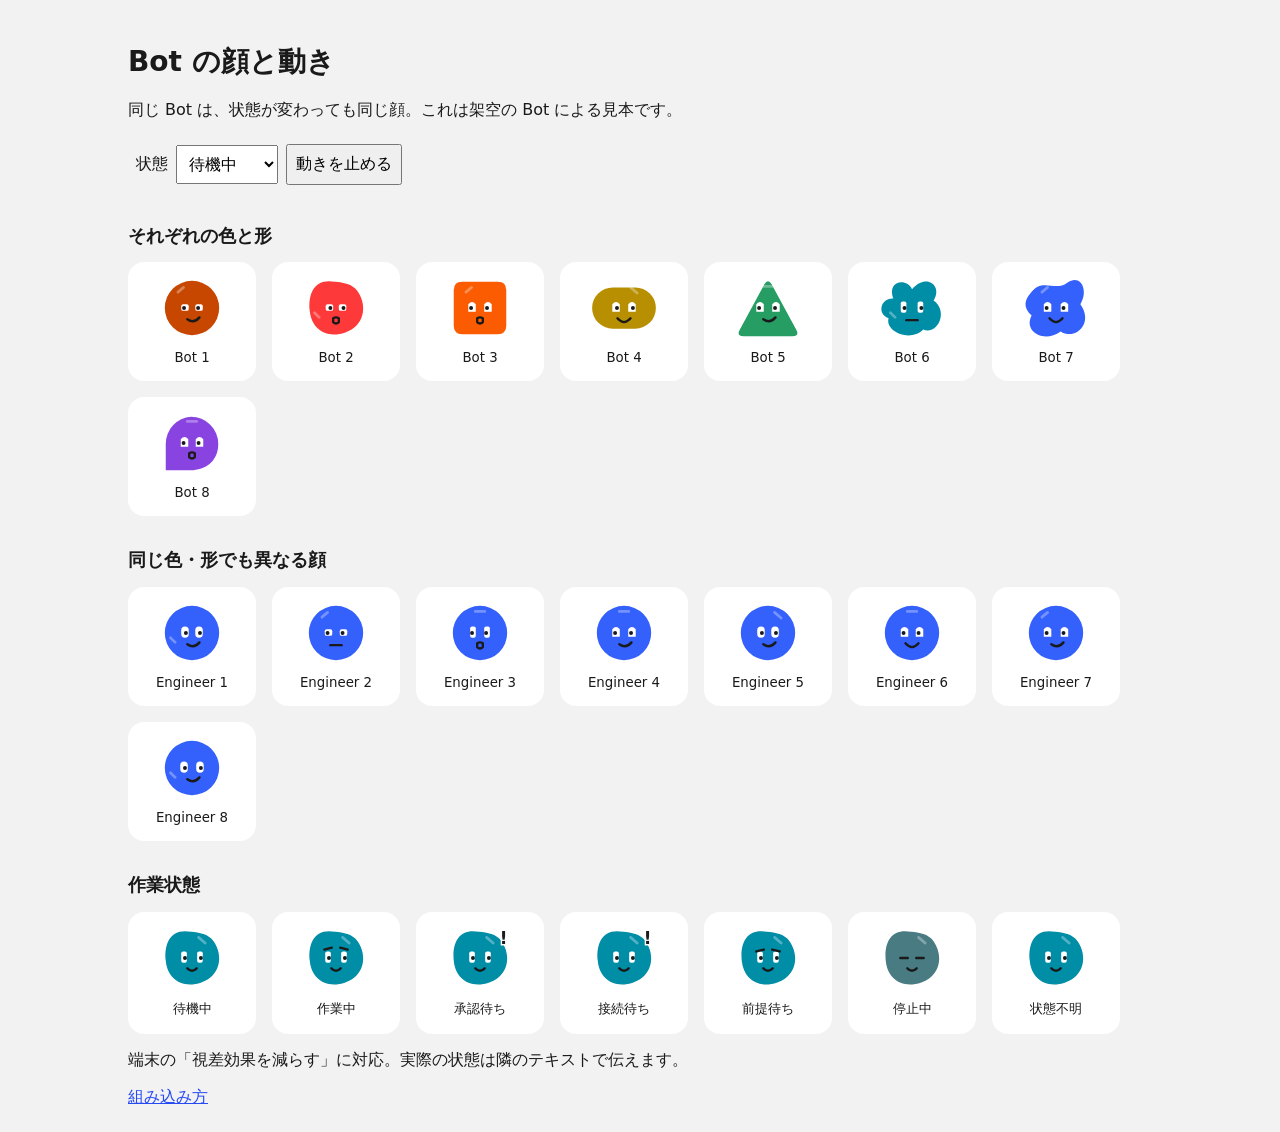
<file: examples/bots.html>
<!doctype html><html lang="ja"><meta charset="utf-8"><meta name="viewport" content="width=device-width,initial-scale=1"><title>Bot component — Cloud Kotoba DDS</title>
<style>/* DADS palette: see ../assets/LICENSE-DADS and LICENSE-jp-go-dds. */
:root {
  --color-primitive-blue-50: #e8f1fe;
  --color-primitive-blue-100: #d9e6ff;
  --color-primitive-blue-200: #c5d7fb;
  --color-primitive-blue-300: #9db7f9;
  --color-primitive-blue-400: #7096f8;
  --color-primitive-blue-500: #4979f5;
  --color-primitive-blue-600: #3460fb;
  --color-primitive-blue-700: #264af4;
  --color-primitive-blue-800: #0031d8;
  --color-primitive-blue-900: #0017c1;
  --color-primitive-blue-1000: #00118f;
  --color-primitive-blue-1100: #000071;
  --color-primitive-blue-1200: #000060;
  --color-primitive-light-blue-50: #f0f9ff;
  --color-primitive-light-blue-100: #dcf0ff;
  --color-primitive-light-blue-200: #c0e4ff;
  --color-primitive-light-blue-300: #97d3ff;
  --color-primitive-light-blue-400: #57b8ff;
  --color-primitive-light-blue-500: #39abff;
  --color-primitive-light-blue-600: #008bf2;
  --color-primitive-light-blue-700: #0877d7;
  --color-primitive-light-blue-800: #0066be;
  --color-primitive-light-blue-900: #0055ad;
  --color-primitive-light-blue-1000: #00428c;
  --color-primitive-light-blue-1100: #00316a;
  --color-primitive-light-blue-1200: #00234b;
  --color-primitive-cyan-50: #e9f7f9;
  --color-primitive-cyan-100: #c8f8ff;
  --color-primitive-cyan-200: #99f2ff;
  --color-primitive-cyan-300: #79e2f2;
  --color-primitive-cyan-400: #2bc8e4;
  --color-primitive-cyan-500: #01b7d6;
  --color-primitive-cyan-600: #00a3bf;
  --color-primitive-cyan-700: #008da6;
  --color-primitive-cyan-800: #008299;
  --color-primitive-cyan-900: #006f83;
  --color-primitive-cyan-1000: #006173;
  --color-primitive-cyan-1100: #004c59;
  --color-primitive-cyan-1200: #003741;
  --color-primitive-green-50: #e6f5ec;
  --color-primitive-green-100: #c2e5d1;
  --color-primitive-green-200: #9bd4b5;
  --color-primitive-green-300: #71c598;
  --color-primitive-green-400: #51b883;
  --color-primitive-green-500: #2cac6e;
  --color-primitive-green-600: #259d63;
  --color-primitive-green-700: #1d8b56;
  --color-primitive-green-800: #197a4b;
  --color-primitive-green-900: #115a36;
  --color-primitive-green-1000: #0c472a;
  --color-primitive-green-1100: #08351f;
  --color-primitive-green-1200: #032213;
  --color-primitive-lime-50: #ebfad9;
  --color-primitive-lime-100: #d0f5a2;
  --color-primitive-lime-200: #c0f354;
  --color-primitive-lime-300: #ade830;
  --color-primitive-lime-400: #9ddd15;
  --color-primitive-lime-500: #8cc80c;
  --color-primitive-lime-600: #7eb40d;
  --color-primitive-lime-700: #6fa104;
  --color-primitive-lime-800: #618e00;
  --color-primitive-lime-900: #507500;
  --color-primitive-lime-1000: #3e5a00;
  --color-primitive-lime-1100: #2c4100;
  --color-primitive-lime-1200: #1e2d00;
  --color-primitive-yellow-50: #fbf5e0;
  --color-primitive-yellow-100: #fff0b3;
  --color-primitive-yellow-200: #ffe380;
  --color-primitive-yellow-300: #ffd43d;
  --color-primitive-yellow-400: #ffc700;
  --color-primitive-yellow-500: #ebb700;
  --color-primitive-yellow-600: #d2a400;
  --color-primitive-yellow-700: #b78f00;
  --color-primitive-yellow-800: #a58000;
  --color-primitive-yellow-900: #927200;
  --color-primitive-yellow-1000: #806300;
  --color-primitive-yellow-1100: #6e5600;
  --color-primitive-yellow-1200: #604b00;
  --color-primitive-orange-50: #ffeee2;
  --color-primitive-orange-100: #ffdfca;
  --color-primitive-orange-200: #ffc199;
  --color-primitive-orange-300: #ffa66d;
  --color-primitive-orange-400: #ff8d44;
  --color-primitive-orange-500: #ff7628;
  --color-primitive-orange-600: #fb5b01;
  --color-primitive-orange-700: #e25100;
  --color-primitive-orange-800: #c74700;
  --color-primitive-orange-900: #ac3e00;
  --color-primitive-orange-1000: #8b3200;
  --color-primitive-orange-1100: #6d2700;
  --color-primitive-orange-1200: #541e00;
  --color-primitive-red-50: #fdeeee;
  --color-primitive-red-100: #ffdada;
  --color-primitive-red-200: #ffbbbb;
  --color-primitive-red-300: #ff9696;
  --color-primitive-red-400: #ff7171;
  --color-primitive-red-500: #ff5454;
  --color-primitive-red-600: #fe3939;
  --color-primitive-red-700: #fa0000;
  --color-primitive-red-800: #ec0000;
  --color-primitive-red-900: #ce0000;
  --color-primitive-red-1000: #a90000;
  --color-primitive-red-1100: #850000;
  --color-primitive-red-1200: #620000;
  --color-primitive-magenta-50: #f3e5f4;
  --color-primitive-magenta-100: #ffd0ff;
  --color-primitive-magenta-200: #ffaeff;
  --color-primitive-magenta-300: #ff8eff;
  --color-primitive-magenta-400: #f661f6;
  --color-primitive-magenta-500: #f137f1;
  --color-primitive-magenta-600: #db00db;
  --color-primitive-magenta-700: #c000c0;
  --color-primitive-magenta-800: #aa00aa;
  --color-primitive-magenta-900: #8b008b;
  --color-primitive-magenta-1000: #6c006c;
  --color-primitive-magenta-1100: #500050;
  --color-primitive-magenta-1200: #3b003b;
  --color-primitive-purple-50: #f1eafa;
  --color-primitive-purple-100: #ecddff;
  --color-primitive-purple-200: #ddc2ff;
  --color-primitive-purple-300: #cda6ff;
  --color-primitive-purple-400: #bb87ff;
  --color-primitive-purple-500: #a565f8;
  --color-primitive-purple-600: #8843e1;
  --color-primitive-purple-700: #6f23d0;
  --color-primitive-purple-800: #5c10be;
  --color-primitive-purple-900: #5109ad;
  --color-primitive-purple-1000: #41048e;
  --color-primitive-purple-1100: #30016c;
  --color-primitive-purple-1200: #21004b;
  --color-neutral-white: #ffffff;
  --color-neutral-black: #000000;
  --color-neutral-solid-gray-50: #f2f2f2;
  --color-neutral-solid-gray-100: #e6e6e6;
  --color-neutral-solid-gray-200: #cccccc;
  --color-neutral-solid-gray-300: #b3b3b3;
  --color-neutral-solid-gray-400: #999999;
  --color-neutral-solid-gray-420: #949494;
  --color-neutral-solid-gray-500: #7f7f7f;
  --color-neutral-solid-gray-536: #767676;
  --color-neutral-solid-gray-600: #666666;
  --color-neutral-solid-gray-700: #4d4d4d;
  --color-neutral-solid-gray-800: #333333;
  --color-neutral-solid-gray-900: #1a1a1a;
  --color-neutral-opacity-gray-50: rgba(0, 0, 0, 0.05);
  --color-neutral-opacity-gray-100: rgba(0, 0, 0, 0.1);
  --color-neutral-opacity-gray-200: rgba(0, 0, 0, 0.2);
  --color-neutral-opacity-gray-300: rgba(0, 0, 0, 0.3);
  --color-neutral-opacity-gray-400: rgba(0, 0, 0, 0.4);
  --color-neutral-opacity-gray-420: rgba(0, 0, 0, 0.42);
  --color-neutral-opacity-gray-500: rgba(0, 0, 0, 0.5);
  --color-neutral-opacity-gray-536: rgba(0, 0, 0, 0.54);
  --color-neutral-opacity-gray-600: rgba(0, 0, 0, 0.6);
  --color-neutral-opacity-gray-700: rgba(0, 0, 0, 0.7);
  --color-neutral-opacity-gray-800: rgba(0, 0, 0, 0.8);
  --color-neutral-opacity-gray-900: rgba(0, 0, 0, 0.9);
  --font-family-sans:
    "Noto Sans JP", -apple-system, BlinkMacSystemFont, sans-serif;
  --font-family-mono: "Noto Sans Mono", monospace;
  --elevation-1:
    0 2px 8px 1px rgba(0, 0, 0, 0.1), 0 1px 5px 0 rgba(0, 0, 0, 0.3);
  --elevation-2:
    0 2px 12px 2px rgba(0, 0, 0, 0.1), 0 1px 6px 0 rgba(0, 0, 0, 0.3);
  --elevation-3:
    0 4px 16px 3px rgba(0, 0, 0, 0.1), 0 1px 6px 0 rgba(0, 0, 0, 0.3);
  --elevation-4:
    0 6px 20px 4px rgba(0, 0, 0, 0.1), 0 2px 6px 0 rgba(0, 0, 0, 0.3);
  --elevation-5:
    0 8px 24px 5px rgba(0, 0, 0, 0.1), 0 2px 10px 0 rgba(0, 0, 0, 0.3);
  --elevation-6:
    0 10px 30px 6px rgba(0, 0, 0, 0.1), 0 3px 12px 0 rgba(0, 0, 0, 0.3);
  --elevation-7:
    0 12px 36px 7px rgba(0, 0, 0, 0.1), 0 3px 14px 0 rgba(0, 0, 0, 0.3);
  --elevation-8:
    0 14px 40px 7px rgba(0, 0, 0, 0.1), 0 3px 16px 0 rgba(0, 0, 0, 0.3);
  --color-semantic-success-1: var(--color-primitive-green-600);
  --color-semantic-success-2: var(--color-primitive-green-800);
  --color-semantic-error-1: var(--color-primitive-red-800);
  --color-semantic-error-2: var(--color-primitive-red-900);
  --color-semantic-warning-yellow-1: var(--color-primitive-yellow-700);
  --color-semantic-warning-yellow-2: var(--color-primitive-yellow-900);
  --color-semantic-warning-orange-1: var(--color-primitive-orange-600);
  --color-semantic-warning-orange-2: var(--color-primitive-orange-800);
  --color-key-50: var(--color-primitive-blue-50);
  --color-key-100: var(--color-primitive-blue-100);
  --color-key-200: var(--color-primitive-blue-200);
  --color-key-300: var(--color-primitive-blue-300);
  --color-key-400: var(--color-primitive-blue-400);
  --color-key-500: var(--color-primitive-blue-500);
  --color-key-600: var(--color-primitive-blue-600);
  --color-key-700: var(--color-primitive-blue-700);
  --color-key-800: var(--color-primitive-blue-800);
  --color-key-900: var(--color-primitive-blue-900);
  --color-key-1000: var(--color-primitive-blue-1000);
  --color-key-1100: var(--color-primitive-blue-1100);
  --color-key-1200: var(--color-primitive-blue-1200);
}
body{font-family:system-ui,sans-serif;margin:0;padding:1.5rem;color:var(--color-neutral-solid-gray-900);background:var(--color-neutral-solid-gray-50)}main{max-width:64rem;margin:auto}h1{font-size:1.75rem}h2{font-size:1.125rem;margin-top:2rem}.grid{display:flex;flex-wrap:wrap;gap:1rem}.card{display:flex;flex-direction:column;align-items:center;gap:.75rem;padding:1rem;background:var(--color-neutral-white);border-radius:1rem;min-width:6rem}.card .ck-bot{width:3.75rem;height:3.75rem}button,select{font:inherit;padding:.5rem}label{display:inline-flex;gap:.5rem;align-items:center;margin:.5rem}button:focus-visible,select:focus-visible{outline:3px solid var(--color-primitive-blue-600);outline-offset:3px}small{max-width:10rem}a{color:var(--color-primitive-blue-700)}</style>
<link rel="stylesheet" href="../resources/cloud_kotoba_dds/bot.css"><main><h1>Bot の顔と動き</h1><p>同じ Bot は、状態が変わっても同じ顔。これは架空の Bot による見本です。</p><label>状態 <select id="state"></select></label><button id="motion" aria-pressed="false">動きを止める</button>
<h2>それぞれの色と形</h2><div class="grid" id="identities"></div><h2>同じ色・形でも異なる顔</h2><div class="grid" id="siblings"></div><h2>作業状態</h2><div class="grid" id="states"></div><p>端末の「視差効果を減らす」に対応。実際の状態は隣のテキストで伝えます。</p><a href="../BOT_COMPONENTS.md">組み込み方</a></main>
<script src="../resources/cloud_kotoba_dds/bot.js"></script><script>
const api=cloudKotobaBot,nodes=[],labels=['待機中','作業中','承認待ち','接続待ち','前提待ち','停止中','状態不明'];
function card(parent,options,text,live=false){const c=document.createElement('div');c.className='card';const n=api.create(options);const label=document.createElement('small');label.textContent=text;c.append(n,label);document.getElementById(parent).append(c);nodes.push({n,options,live});}
['circle','bean','block','wide','wedge','cloud','wave','drop'].forEach((glyph,i)=>card('identities',{id:'demo-'+i,avatar:{color:api.colors[i],glyph},status:'idle'},'Bot '+(i+1),true));
for(let i=0;i<8;i++)card('siblings',{id:'demo-engineer-'+i,avatar:{color:'blue',glyph:'circle'},status:'idle'},'Engineer '+(i+1),true);
api.states.forEach((status,i)=>{const o=document.createElement('option');o.value=status;o.textContent=labels[i];state.append(o);card('states',{id:'demo-state',avatar:{color:'teal',glyph:'bean'},status},labels[i]);});
state.addEventListener('change',()=>nodes.filter(x=>x.live).forEach(x=>{x.options.status=state.value;api.update(x.n,x.options);}));
motion.addEventListener('click',()=>{const off=motion.getAttribute('aria-pressed')!=='true';motion.setAttribute('aria-pressed',String(off));motion.textContent=off?'動きを再開':'動きを止める';nodes.forEach(x=>{x.options.motion=off?'off':'auto';api.update(x.n,x.options);});});
</script></html>
</file>
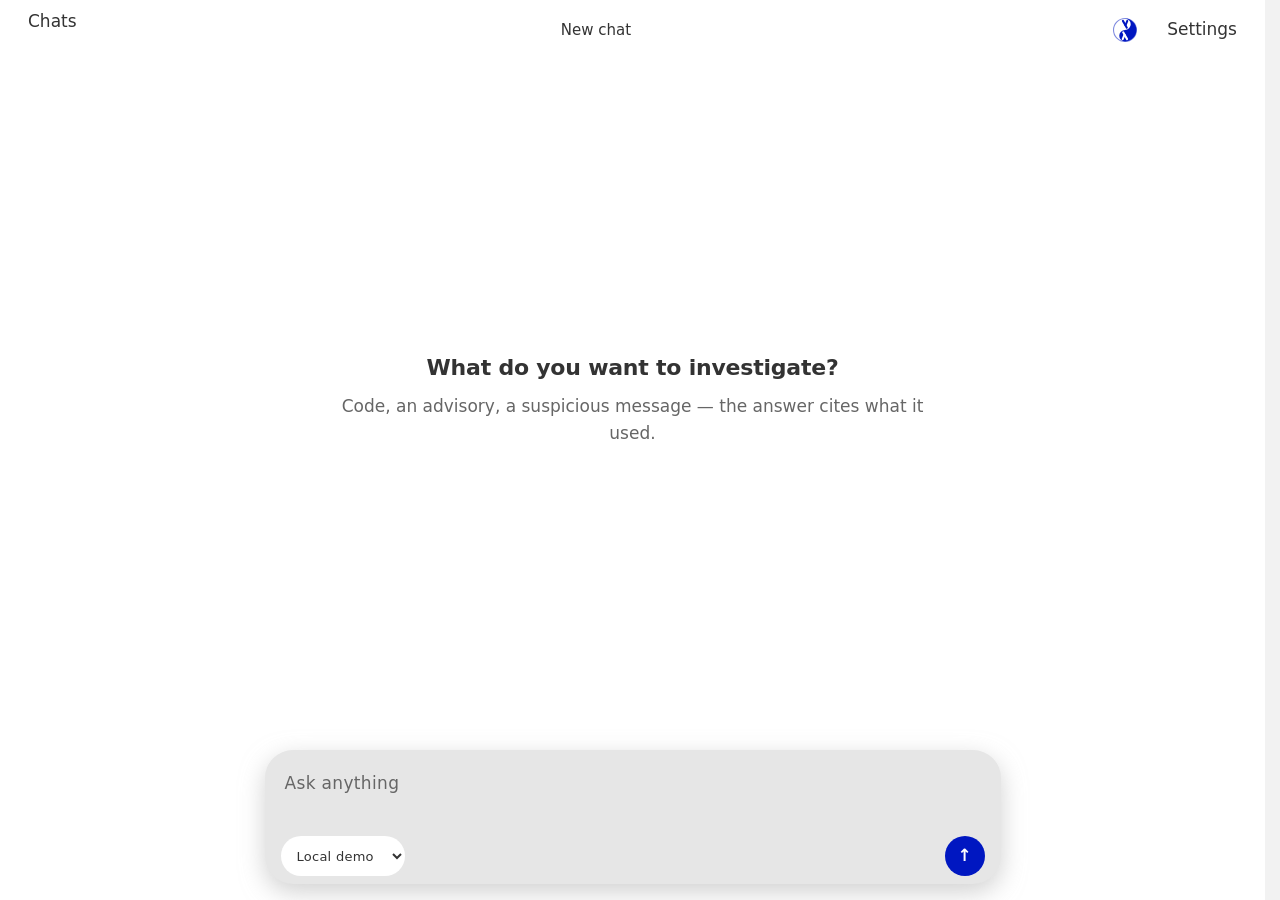
<file: examples/chat.html>
<!DOCTYPE html>
<html lang="en">
  <head><meta charset="utf-8"><meta name="viewport" content="width=device-width, initial-scale=1, viewport-fit=cover"><meta name="color-scheme" content="light dark"><meta name="theme-color" content="#ffffff" media="(prefers-color-scheme: light)"><meta name="theme-color" content="#1a1a1a" media="(prefers-color-scheme: dark)"><title>Conversation example</title><meta name="description" content="cloud-kotoba-dds conversation pattern — dark-first tokens, no dividing lines, the λ theme toggle"><style>/* jp-go-digital-design-system — vendored CSS
 * Source: https://github.com/digital-go-jp/design-system-example-components-html
 * Upstream commit: 3b34f4c3553fa3bee90bfd8b6fe962ac3055107d — MIT License, Copyright (c) 2025 デジタル庁
 * Generated by scripts/vendor.cljk — DO NOT EDIT BY HAND (re-vendor instead). */
:root {
  --color-primitive-blue-50: #e8f1fe;
  --color-primitive-blue-100: #d9e6ff;
  --color-primitive-blue-200: #c5d7fb;
  --color-primitive-blue-300: #9db7f9;
  --color-primitive-blue-400: #7096f8;
  --color-primitive-blue-500: #4979f5;
  --color-primitive-blue-600: #3460fb;
  --color-primitive-blue-700: #264af4;
  --color-primitive-blue-800: #0031d8;
  --color-primitive-blue-900: #0017c1;
  --color-primitive-blue-1000: #00118f;
  --color-primitive-blue-1100: #000071;
  --color-primitive-blue-1200: #000060;
  --color-primitive-light-blue-50: #f0f9ff;
  --color-primitive-light-blue-100: #dcf0ff;
  --color-primitive-light-blue-200: #c0e4ff;
  --color-primitive-light-blue-300: #97d3ff;
  --color-primitive-light-blue-400: #57b8ff;
  --color-primitive-light-blue-500: #39abff;
  --color-primitive-light-blue-600: #008bf2;
  --color-primitive-light-blue-700: #0877d7;
  --color-primitive-light-blue-800: #0066be;
  --color-primitive-light-blue-900: #0055ad;
  --color-primitive-light-blue-1000: #00428c;
  --color-primitive-light-blue-1100: #00316a;
  --color-primitive-light-blue-1200: #00234b;
  --color-primitive-cyan-50: #e9f7f9;
  --color-primitive-cyan-100: #c8f8ff;
  --color-primitive-cyan-200: #99f2ff;
  --color-primitive-cyan-300: #79e2f2;
  --color-primitive-cyan-400: #2bc8e4;
  --color-primitive-cyan-500: #01b7d6;
  --color-primitive-cyan-600: #00a3bf;
  --color-primitive-cyan-700: #008da6;
  --color-primitive-cyan-800: #008299;
  --color-primitive-cyan-900: #006f83;
  --color-primitive-cyan-1000: #006173;
  --color-primitive-cyan-1100: #004c59;
  --color-primitive-cyan-1200: #003741;
  --color-primitive-green-50: #e6f5ec;
  --color-primitive-green-100: #c2e5d1;
  --color-primitive-green-200: #9bd4b5;
  --color-primitive-green-300: #71c598;
  --color-primitive-green-400: #51b883;
  --color-primitive-green-500: #2cac6e;
  --color-primitive-green-600: #259d63;
  --color-primitive-green-700: #1d8b56;
  --color-primitive-green-800: #197a4b;
  --color-primitive-green-900: #115a36;
  --color-primitive-green-1000: #0c472a;
  --color-primitive-green-1100: #08351f;
  --color-primitive-green-1200: #032213;
  --color-primitive-lime-50: #ebfad9;
  --color-primitive-lime-100: #d0f5a2;
  --color-primitive-lime-200: #c0f354;
  --color-primitive-lime-300: #ade830;
  --color-primitive-lime-400: #9ddd15;
  --color-primitive-lime-500: #8cc80c;
  --color-primitive-lime-600: #7eb40d;
  --color-primitive-lime-700: #6fa104;
  --color-primitive-lime-800: #618e00;
  --color-primitive-lime-900: #507500;
  --color-primitive-lime-1000: #3e5a00;
  --color-primitive-lime-1100: #2c4100;
  --color-primitive-lime-1200: #1e2d00;
  --color-primitive-yellow-50: #fbf5e0;
  --color-primitive-yellow-100: #fff0b3;
  --color-primitive-yellow-200: #ffe380;
  --color-primitive-yellow-300: #ffd43d;
  --color-primitive-yellow-400: #ffc700;
  --color-primitive-yellow-500: #ebb700;
  --color-primitive-yellow-600: #d2a400;
  --color-primitive-yellow-700: #b78f00;
  --color-primitive-yellow-800: #a58000;
  --color-primitive-yellow-900: #927200;
  --color-primitive-yellow-1000: #806300;
  --color-primitive-yellow-1100: #6e5600;
  --color-primitive-yellow-1200: #604b00;
  --color-primitive-orange-50: #ffeee2;
  --color-primitive-orange-100: #ffdfca;
  --color-primitive-orange-200: #ffc199;
  --color-primitive-orange-300: #ffa66d;
  --color-primitive-orange-400: #ff8d44;
  --color-primitive-orange-500: #ff7628;
  --color-primitive-orange-600: #fb5b01;
  --color-primitive-orange-700: #e25100;
  --color-primitive-orange-800: #c74700;
  --color-primitive-orange-900: #ac3e00;
  --color-primitive-orange-1000: #8b3200;
  --color-primitive-orange-1100: #6d2700;
  --color-primitive-orange-1200: #541e00;
  --color-primitive-red-50: #fdeeee;
  --color-primitive-red-100: #ffdada;
  --color-primitive-red-200: #ffbbbb;
  --color-primitive-red-300: #ff9696;
  --color-primitive-red-400: #ff7171;
  --color-primitive-red-500: #ff5454;
  --color-primitive-red-600: #fe3939;
  --color-primitive-red-700: #fa0000;
  --color-primitive-red-800: #ec0000;
  --color-primitive-red-900: #ce0000;
  --color-primitive-red-1000: #a90000;
  --color-primitive-red-1100: #850000;
  --color-primitive-red-1200: #620000;
  --color-primitive-magenta-50: #f3e5f4;
  --color-primitive-magenta-100: #ffd0ff;
  --color-primitive-magenta-200: #ffaeff;
  --color-primitive-magenta-300: #ff8eff;
  --color-primitive-magenta-400: #f661f6;
  --color-primitive-magenta-500: #f137f1;
  --color-primitive-magenta-600: #db00db;
  --color-primitive-magenta-700: #c000c0;
  --color-primitive-magenta-800: #aa00aa;
  --color-primitive-magenta-900: #8b008b;
  --color-primitive-magenta-1000: #6c006c;
  --color-primitive-magenta-1100: #500050;
  --color-primitive-magenta-1200: #3b003b;
  --color-primitive-purple-50: #f1eafa;
  --color-primitive-purple-100: #ecddff;
  --color-primitive-purple-200: #ddc2ff;
  --color-primitive-purple-300: #cda6ff;
  --color-primitive-purple-400: #bb87ff;
  --color-primitive-purple-500: #a565f8;
  --color-primitive-purple-600: #8843e1;
  --color-primitive-purple-700: #6f23d0;
  --color-primitive-purple-800: #5c10be;
  --color-primitive-purple-900: #5109ad;
  --color-primitive-purple-1000: #41048e;
  --color-primitive-purple-1100: #30016c;
  --color-primitive-purple-1200: #21004b;
  --color-neutral-white: #ffffff;
  --color-neutral-black: #000000;
  --color-neutral-solid-gray-50: #f2f2f2;
  --color-neutral-solid-gray-100: #e6e6e6;
  --color-neutral-solid-gray-200: #cccccc;
  --color-neutral-solid-gray-300: #b3b3b3;
  --color-neutral-solid-gray-400: #999999;
  --color-neutral-solid-gray-420: #949494;
  --color-neutral-solid-gray-500: #7f7f7f;
  --color-neutral-solid-gray-536: #767676;
  --color-neutral-solid-gray-600: #666666;
  --color-neutral-solid-gray-700: #4d4d4d;
  --color-neutral-solid-gray-800: #333333;
  --color-neutral-solid-gray-900: #1a1a1a;
  --color-neutral-opacity-gray-50: rgba(0, 0, 0, 0.05);
  --color-neutral-opacity-gray-100: rgba(0, 0, 0, 0.1);
  --color-neutral-opacity-gray-200: rgba(0, 0, 0, 0.2);
  --color-neutral-opacity-gray-300: rgba(0, 0, 0, 0.3);
  --color-neutral-opacity-gray-400: rgba(0, 0, 0, 0.4);
  --color-neutral-opacity-gray-420: rgba(0, 0, 0, 0.42);
  --color-neutral-opacity-gray-500: rgba(0, 0, 0, 0.5);
  --color-neutral-opacity-gray-536: rgba(0, 0, 0, 0.54);
  --color-neutral-opacity-gray-600: rgba(0, 0, 0, 0.6);
  --color-neutral-opacity-gray-700: rgba(0, 0, 0, 0.7);
  --color-neutral-opacity-gray-800: rgba(0, 0, 0, 0.8);
  --color-neutral-opacity-gray-900: rgba(0, 0, 0, 0.9);
  --font-family-sans:
    "Noto Sans JP", -apple-system, BlinkMacSystemFont, sans-serif;
  --font-family-mono: "Noto Sans Mono", monospace;
  --elevation-1:
    0 2px 8px 1px rgba(0, 0, 0, 0.1), 0 1px 5px 0 rgba(0, 0, 0, 0.3);
  --elevation-2:
    0 2px 12px 2px rgba(0, 0, 0, 0.1), 0 1px 6px 0 rgba(0, 0, 0, 0.3);
  --elevation-3:
    0 4px 16px 3px rgba(0, 0, 0, 0.1), 0 1px 6px 0 rgba(0, 0, 0, 0.3);
  --elevation-4:
    0 6px 20px 4px rgba(0, 0, 0, 0.1), 0 2px 6px 0 rgba(0, 0, 0, 0.3);
  --elevation-5:
    0 8px 24px 5px rgba(0, 0, 0, 0.1), 0 2px 10px 0 rgba(0, 0, 0, 0.3);
  --elevation-6:
    0 10px 30px 6px rgba(0, 0, 0, 0.1), 0 3px 12px 0 rgba(0, 0, 0, 0.3);
  --elevation-7:
    0 12px 36px 7px rgba(0, 0, 0, 0.1), 0 3px 14px 0 rgba(0, 0, 0, 0.3);
  --elevation-8:
    0 14px 40px 7px rgba(0, 0, 0, 0.1), 0 3px 16px 0 rgba(0, 0, 0, 0.3);
  --color-semantic-success-1: var(--color-primitive-green-600);
  --color-semantic-success-2: var(--color-primitive-green-800);
  --color-semantic-error-1: var(--color-primitive-red-800);
  --color-semantic-error-2: var(--color-primitive-red-900);
  --color-semantic-warning-yellow-1: var(--color-primitive-yellow-700);
  --color-semantic-warning-yellow-2: var(--color-primitive-yellow-900);
  --color-semantic-warning-orange-1: var(--color-primitive-orange-600);
  --color-semantic-warning-orange-2: var(--color-primitive-orange-800);
  --color-key-50: var(--color-primitive-blue-50);
  --color-key-100: var(--color-primitive-blue-100);
  --color-key-200: var(--color-primitive-blue-200);
  --color-key-300: var(--color-primitive-blue-300);
  --color-key-400: var(--color-primitive-blue-400);
  --color-key-500: var(--color-primitive-blue-500);
  --color-key-600: var(--color-primitive-blue-600);
  --color-key-700: var(--color-primitive-blue-700);
  --color-key-800: var(--color-primitive-blue-800);
  --color-key-900: var(--color-primitive-blue-900);
  --color-key-1000: var(--color-primitive-blue-1000);
  --color-key-1100: var(--color-primitive-blue-1100);
  --color-key-1200: var(--color-primitive-blue-1200);
}

html {
  scrollbar-gutter: stable;
  font-family: var(--font-family-sans);
}

html:has(:modal) {
  overflow: clip;
  scrollbar-gutter: auto;
}

body:has(:modal) {
  overflow: auto;
  scrollbar-gutter: stable;
}

:where(a):any-link {
  color: var(--color-primitive-blue-1000);
  text-decoration: underline;
  text-decoration-thickness: calc(1 / 16 * 1rem);
  text-underline-offset: calc(3 / 16 * 1rem);
}

:where(a):visited {
  color: var(--color-primitive-magenta-900);
}

@media (hover: hover) {
  :where(a):hover {
    color: var(--color-primitive-blue-900);
    text-decoration-thickness: calc(3 / 16 * 1rem);
  }
}

:where(a):active {
  color: var(--color-primitive-orange-800);
  text-decoration-thickness: calc(1 / 16 * 1rem);
}

:focus-visible {
  outline: calc(4 / 16 * 1rem) solid var(--color-neutral-black);
  outline-offset: calc(2 / 16 * 1rem);
  border-radius: calc(4 / 16 * 1rem);
  box-shadow: 0 0 0 calc(2 / 16 * 1rem) var(--color-primitive-yellow-300);
}

.dads-u-visually-hidden {
  clip: rect(0 0 0 0) !important;
  clip-path: inset(50%) !important;
  height: 1px !important;
  overflow: hidden !important;
  position: absolute !important;
  white-space: nowrap !important;
  width: 1px !important;
}

:where(.dads-u-focus-outline):focus-visible {
  outline: calc(4 / 16 * 1rem) solid var(--color-neutral-black) !important;
  outline-offset: calc(2 / 16 * 1rem) !important;
  border-radius: calc(4 / 16 * 1rem) !important;
  background-color: var(--color-primitive-yellow-300) !important;
  box-shadow: 0 0 0 calc(2 / 16 * 1rem) var(--color-primitive-yellow-300) !important;
}

@supports selector(:has(*)) {
  :where(.dads-u-focus-within-outline):focus-visible,
  :where(.dads-u-focus-within-outline):has(:focus-visible) {
    outline: calc(4 / 16 * 1rem) solid var(--color-neutral-black) !important;
    outline-offset: calc(2 / 16 * 1rem) !important;
    border-radius: calc(4 / 16 * 1rem) !important;
    background-color: var(--color-primitive-yellow-300) !important;
    box-shadow: 0 0 0 calc(2 / 16 * 1rem) var(--color-primitive-yellow-300) !important;
  }
}
@supports not selector(:has(*)) {
  :where(.dads-u-focus-within-outline):focus-within {
    outline: calc(4 / 16 * 1rem) solid var(--color-neutral-black) !important;
    outline-offset: calc(2 / 16 * 1rem) !important;
    border-radius: calc(4 / 16 * 1rem) !important;
    background-color: var(--color-primitive-yellow-300) !important;
    box-shadow: 0 0 0 calc(2 / 16 * 1rem) var(--color-primitive-yellow-300) !important;
  }
}

.dads-u-dsp-64B-140 {
  font-weight: bold !important;
  font-size: calc(64 / 16 * 1rem) !important;
  line-height: 1.4 !important;
  letter-spacing: 0 !important;
}

.dads-u-dsp-57B-140 {
  font-weight: bold !important;
  font-size: calc(57 / 16 * 1rem) !important;
  line-height: 1.4 !important;
  letter-spacing: 0 !important;
}

.dads-u-dsp-48B-140 {
  font-weight: bold !important;
  font-size: calc(48 / 16 * 1rem) !important;
  line-height: 1.4 !important;
  letter-spacing: 0 !important;
}

.dads-u-dsp-64N-140 {
  font-weight: normal !important;
  font-size: calc(64 / 16 * 1rem) !important;
  line-height: 1.4 !important;
  letter-spacing: 0 !important;
}

.dads-u-dsp-57N-140 {
  font-weight: normal !important;
  font-size: calc(57 / 16 * 1rem) !important;
  line-height: 1.4 !important;
  letter-spacing: 0 !important;
}

.dads-u-dsp-48N-140 {
  font-weight: normal !important;
  font-size: calc(48 / 16 * 1rem) !important;
  line-height: 1.4 !important;
  letter-spacing: 0 !important;
}

.dads-u-std-45B-140 {
  font-weight: bold !important;
  font-size: calc(45 / 16 * 1rem) !important;
  line-height: 1.4 !important;
  letter-spacing: 0 !important;
}

.dads-u-std-36B-140 {
  font-weight: bold !important;
  font-size: calc(36 / 16 * 1rem) !important;
  line-height: 1.4 !important;
  letter-spacing: 0.01em !important;
}

.dads-u-std-32B-150 {
  font-weight: bold !important;
  font-size: calc(32 / 16 * 1rem) !important;
  line-height: 1.5 !important;
  letter-spacing: 0.01em !important;
}

.dads-u-std-28B-150 {
  font-weight: bold !important;
  font-size: calc(28 / 16 * 1rem) !important;
  line-height: 1.5 !important;
  letter-spacing: 0.01em !important;
}

.dads-u-std-26B-150 {
  font-weight: bold !important;
  font-size: calc(26 / 16 * 1rem) !important;
  line-height: 1.5 !important;
  letter-spacing: 0.02em !important;
}

.dads-u-std-24B-150 {
  font-weight: bold !important;
  font-size: calc(24 / 16 * 1rem) !important;
  line-height: 1.5 !important;
  letter-spacing: 0.02em !important;
}

.dads-u-std-22B-150 {
  font-weight: bold !important;
  font-size: calc(22 / 16 * 1rem) !important;
  line-height: 1.5 !important;
  letter-spacing: 0.02em !important;
}

.dads-u-std-20B-150 {
  font-weight: bold !important;
  font-size: calc(20 / 16 * 1rem) !important;
  line-height: 1.5 !important;
  letter-spacing: 0.02em !important;
}

.dads-u-std-18B-160 {
  font-weight: bold !important;
  font-size: calc(18 / 16 * 1rem) !important;
  line-height: 1.6 !important;
  letter-spacing: 0.02em !important;
}

.dads-u-std-17B-170 {
  font-weight: bold !important;
  font-size: calc(17 / 16 * 1rem) !important;
  line-height: 1.7 !important;
  letter-spacing: 0.02em !important;
}

.dads-u-std-16B-170 {
  font-weight: bold !important;
  font-size: calc(16 / 16 * 1rem) !important;
  line-height: 1.7 !important;
  letter-spacing: 0.02em !important;
}

.dads-u-std-16B-175 {
  font-weight: bold !important;
  font-size: calc(16 / 16 * 1rem) !important;
  line-height: 1.75 !important;
  letter-spacing: 0.02em !important;
}

.dads-u-std-45N-140 {
  font-weight: normal !important;
  font-size: calc(45 / 16 * 1rem) !important;
  line-height: 1.4 !important;
  letter-spacing: 0 !important;
}

.dads-u-std-36N-140 {
  font-weight: normal !important;
  font-size: calc(36 / 16 * 1rem) !important;
  line-height: 1.4 !important;
  letter-spacing: 0.01em !important;
}

.dads-u-std-32N-150 {
  font-weight: normal !important;
  font-size: calc(32 / 16 * 1rem) !important;
  line-height: 1.5 !important;
  letter-spacing: 0.01em !important;
}

.dads-u-std-28N-150 {
  font-weight: normal !important;
  font-size: calc(28 / 16 * 1rem) !important;
  line-height: 1.5 !important;
  letter-spacing: 0.01em !important;
}

.dads-u-std-26N-150 {
  font-weight: normal !important;
  font-size: calc(26 / 16 * 1rem) !important;
  line-height: 1.5 !important;
  letter-spacing: 0.02em !important;
}

.dads-u-std-24N-150 {
  font-weight: normal !important;
  font-size: calc(24 / 16 * 1rem) !important;
  line-height: 1.5 !important;
  letter-spacing: 0.02em !important;
}

.dads-u-std-22N-150 {
  font-weight: normal !important;
  font-size: calc(22 / 16 * 1rem) !important;
  line-height: 1.5 !important;
  letter-spacing: 0.02em !important;
}

.dads-u-std-20N-150 {
  font-weight: normal !important;
  font-size: calc(20 / 16 * 1rem) !important;
  line-height: 1.5 !important;
  letter-spacing: 0.02em !important;
}

.dads-u-std-18N-160 {
  font-weight: normal !important;
  font-size: calc(18 / 16 * 1rem) !important;
  line-height: 1.6 !important;
  letter-spacing: 0.02em !important;
}

.dads-u-std-17N-170 {
  font-weight: normal !important;
  font-size: calc(17 / 16 * 1rem) !important;
  line-height: 1.7 !important;
  letter-spacing: 0.02em !important;
}

.dads-u-std-16N-170 {
  font-weight: normal !important;
  font-size: calc(16 / 16 * 1rem) !important;
  line-height: 1.7 !important;
  letter-spacing: 0.02em !important;
}

.dads-u-std-16N-175 {
  font-weight: normal !important;
  font-size: calc(16 / 16 * 1rem) !important;
  line-height: 1.75 !important;
  letter-spacing: 0.02em !important;
}

.dads-u-dns-17B-130 {
  font-weight: bold !important;
  font-size: calc(17 / 16 * 1rem) !important;
  line-height: 1.3 !important;
  letter-spacing: 0 !important;
}

.dads-u-dns-17B-120 {
  font-weight: bold !important;
  font-size: calc(17 / 16 * 1rem) !important;
  line-height: 1.2 !important;
  letter-spacing: 0 !important;
}

.dads-u-dns-16B-130 {
  font-weight: bold !important;
  font-size: calc(16 / 16 * 1rem) !important;
  line-height: 1.3 !important;
  letter-spacing: 0 !important;
}

.dads-u-dns-16B-120 {
  font-weight: bold !important;
  font-size: calc(16 / 16 * 1rem) !important;
  line-height: 1.2 !important;
  letter-spacing: 0 !important;
}

.dads-u-dns-14B-130 {
  font-weight: bold !important;
  font-size: calc(14 / 16 * 1rem) !important;
  line-height: 1.3 !important;
  letter-spacing: 0 !important;
}

.dads-u-dns-14B-120 {
  font-weight: bold !important;
  font-size: calc(14 / 16 * 1rem) !important;
  line-height: 1.2 !important;
  letter-spacing: 0 !important;
}

.dads-u-dns-17N-130 {
  font-weight: normal !important;
  font-size: calc(17 / 16 * 1rem) !important;
  line-height: 1.3 !important;
  letter-spacing: 0 !important;
}

.dads-u-dns-17N-120 {
  font-weight: normal !important;
  font-size: calc(17 / 16 * 1rem) !important;
  line-height: 1.2 !important;
  letter-spacing: 0 !important;
}

.dads-u-dns-16N-130 {
  font-weight: normal !important;
  font-size: calc(16 / 16 * 1rem) !important;
  line-height: 1.3 !important;
  letter-spacing: 0 !important;
}

.dads-u-dns-16N-120 {
  font-weight: normal !important;
  font-size: calc(16 / 16 * 1rem) !important;
  line-height: 1.2 !important;
  letter-spacing: 0 !important;
}

.dads-u-dns-14N-130 {
  font-weight: normal !important;
  font-size: calc(14 / 16 * 1rem) !important;
  line-height: 1.3 !important;
  letter-spacing: 0 !important;
}

.dads-u-dns-14N-120 {
  font-weight: normal !important;
  font-size: calc(14 / 16 * 1rem) !important;
  line-height: 1.2 !important;
  letter-spacing: 0 !important;
}

.dads-u-oln-17B-100 {
  font-weight: bold !important;
  font-size: calc(17 / 16 * 1rem) !important;
  line-height: 1 !important;
  letter-spacing: 0.02em !important;
}

.dads-u-oln-16B-100 {
  font-weight: bold !important;
  font-size: calc(16 / 16 * 1rem) !important;
  line-height: 1 !important;
  letter-spacing: 0.02em !important;
}

.dads-u-oln-14B-100 {
  font-weight: bold !important;
  font-size: calc(14 / 16 * 1rem) !important;
  line-height: 1 !important;
  letter-spacing: 0.02em !important;
}

.dads-u-oln-17N-100 {
  font-weight: normal !important;
  font-size: calc(17 / 16 * 1rem) !important;
  line-height: 1 !important;
  letter-spacing: 0.02em !important;
}

.dads-u-oln-16N-100 {
  font-weight: normal !important;
  font-size: calc(16 / 16 * 1rem) !important;
  line-height: 1 !important;
  letter-spacing: 0.02em !important;
}

.dads-u-oln-14N-100 {
  font-weight: normal !important;
  font-size: calc(14 / 16 * 1rem) !important;
  line-height: 1 !important;
  letter-spacing: 0.02em !important;
}

.dads-u-mono-17B-150 {
  font-weight: bold !important;
  font-size: calc(17 / 16 * 1rem) !important;
  line-height: 1.5 !important;
  font-family: var(--font-family-mono) !important;
  letter-spacing: 0 !important;
}

.dads-u-mono-16B-150 {
  font-weight: bold !important;
  font-size: calc(16 / 16 * 1rem) !important;
  line-height: 1.5 !important;
  font-family: var(--font-family-mono) !important;
  letter-spacing: 0 !important;
}

.dads-u-mono-14B-150 {
  font-weight: bold !important;
  font-size: calc(14 / 16 * 1rem) !important;
  line-height: 1.5 !important;
  font-family: var(--font-family-mono) !important;
  letter-spacing: 0 !important;
}

.dads-u-mono-17N-150 {
  font-weight: normal !important;
  font-size: calc(17 / 16 * 1rem) !important;
  line-height: 1.5 !important;
  font-family: var(--font-family-mono) !important;
  letter-spacing: 0 !important;
}

.dads-u-mono-16N-150 {
  font-weight: normal !important;
  font-size: calc(16 / 16 * 1rem) !important;
  line-height: 1.5 !important;
  font-family: var(--font-family-mono) !important;
  letter-spacing: 0 !important;
}

.dads-u-mono-14N-150 {
  font-weight: normal !important;
  font-size: calc(14 / 16 * 1rem) !important;
  line-height: 1.5 !important;
  font-family: var(--font-family-mono) !important;
  letter-spacing: 0 !important;
}
/* --- component: button --- */
.dads-button {
  --button-color: var(--color-key-900);
  --button-hover-color: var(--color-key-1000);
  --button-active-color: var(--color-key-1200);
  --button-outline-hover-bg-color: var(--color-key-200);
  --button-outline-active-bg-color: var(--color-key-300);
  display: flex;
  align-items: center;
  justify-content: center;
  column-gap: calc(4 / 16 * 1rem);
  box-sizing: border-box;
  width: fit-content;
  max-width: 100%;
  font-weight: bold;
  font-size: calc(16 / 16 * 1rem);
  line-height: 1;
  font-family: var(--font-family-sans);
  letter-spacing: 0.02em;
  text-decoration: none;
  text-underline-offset: calc(3 / 16 * 1rem);
}

.dads-button:disabled,
.dads-button[aria-disabled="true"] {
  cursor: default;
}

.dads-button[data-type="solid-fill"] {
  border: 4px double transparent;
  background-color: var(--button-color);
  color: var(--color-neutral-white);
}

@media (hover: hover) {
  .dads-button[data-type="solid-fill"]:hover {
    background-color: var(--button-hover-color);
    text-decoration: underline;
    text-decoration-thickness: calc(1 / 16 * 1rem);
  }
}

.dads-button[data-type="solid-fill"]:active {
  background-color: var(--button-active-color);
  text-decoration: underline;
}

.dads-button[data-type="solid-fill"]:focus-visible {
  outline: calc(4 / 16 * 1rem) solid var(--color-neutral-black);
  outline-offset: calc(2 / 16 * 1rem);
  box-shadow: 0 0 0 calc(2 / 16 * 1rem) var(--color-primitive-yellow-300);
}

.dads-button[data-type="solid-fill"]:disabled,
.dads-button[data-type="solid-fill"][aria-disabled="true"] {
  background-color: var(--color-neutral-solid-gray-300);
  color: var(--color-neutral-solid-gray-50);
  text-decoration: none;
}

@media (forced-colors: active) {
  .dads-button[data-type="solid-fill"]:disabled,
  .dads-button[data-type="solid-fill"][aria-disabled="true"] {
    border-color: GrayText;
    color: GrayText;
  }
}

.dads-button[data-type="outline"] {
  border: 1px solid currentcolor;
  background-color: var(--color-neutral-white);
  color: var(--button-color);
}

@media (hover: hover) {
  .dads-button[data-type="outline"]:hover {
    background-color: var(--button-outline-hover-bg-color);
    color: var(--button-hover-color);
    text-decoration: underline;
    text-decoration-thickness: calc(1 / 16 * 1rem);
  }
}

.dads-button[data-type="outline"]:active {
  background-color: var(--button-outline-active-bg-color);
  color: var(--button-active-color);
  text-decoration: underline;
}

.dads-button[data-type="outline"]:focus-visible {
  outline: calc(4 / 16 * 1rem) solid var(--color-neutral-black);
  outline-offset: calc(2 / 16 * 1rem);
  box-shadow: 0 0 0 calc(2 / 16 * 1rem) var(--color-primitive-yellow-300);
}

.dads-button[data-type="outline"]:disabled,
.dads-button[data-type="outline"][aria-disabled="true"] {
  background-color: var(--color-neutral-white);
  color: var(--color-neutral-solid-gray-300);
  text-decoration: none;
}

@media (forced-colors: active) {
  .dads-button[data-type="outline"]:disabled,
  .dads-button[data-type="outline"][aria-disabled="true"] {
    border-color: GrayText;
    color: GrayText;
  }
}

.dads-button[data-type="text"] {
  border: 0;
  background-color: transparent;
  color: var(--button-color);
  text-decoration: underline;
  text-decoration-thickness: calc(1 / 16 * 1rem);
}

@media (hover: hover) {
  .dads-button[data-type="text"]:hover {
    background-color: var(--color-key-50);
    color: var(--button-hover-color);
    text-decoration-thickness: calc(3 / 16 * 1rem);
  }
}

.dads-button[data-type="text"]:active {
  background-color: var(--color-key-100);
  color: var(--button-active-color);
}

.dads-button[data-type="text"]:focus-visible {
  outline: calc(4 / 16 * 1rem) solid var(--color-neutral-black);
  outline-offset: calc(2 / 16 * 1rem);
  background-color: var(--color-primitive-yellow-300);
  box-shadow: 0 0 0 calc(2 / 16 * 1rem) var(--color-primitive-yellow-300);
}

.dads-button[data-type="text"]:disabled,
.dads-button[data-type="text"][aria-disabled="true"] {
  background-color: transparent;
  color: var(--color-neutral-solid-gray-300);
  text-decoration-thickness: revert;
}

@media (forced-colors: active) {
  .dads-button[data-type="text"]:disabled,
  .dads-button[data-type="text"][aria-disabled="true"] {
    color: GrayText;
  }
}

.dads-button[data-size="lg"] {
  min-width: calc(136 / 16 * 1rem);
  min-height: calc(56 / 16 * 1rem);
  border-radius: calc(8 / 16 * 1rem);
  padding: calc(12 / 16 * 1rem) calc(16 / 16 * 1rem);
}

.dads-button[data-size="md"] {
  min-width: calc(96 / 16 * 1rem);
  min-height: calc(48 / 16 * 1rem);
  border-radius: calc(8 / 16 * 1rem);
  padding: calc(8 / 16 * 1rem) calc(16 / 16 * 1rem);
}

.dads-button[data-size="sm"] {
  position: relative;
  min-width: calc(80 / 16 * 1rem);
  min-height: calc(36 / 16 * 1rem);
  border-radius: calc(6 / 16 * 1rem);
  padding: calc(2 / 16 * 1rem) calc(12 / 16 * 1rem);
}

.dads-button[data-size="sm"]::after {
  content: "";
  position: absolute;
  inset: 0;
  margin: auto;
  height: calc(44 / 16 * 1rem);
}

.dads-button[data-size="xs"] {
  position: relative;
  min-width: calc(72 / 16 * 1rem);
  min-height: calc(28 / 16 * 1rem);
  border-radius: calc(4 / 16 * 1rem);
  padding: calc(2 / 16 * 1rem) calc(8 / 16 * 1rem);
  font-size: calc(14 / 16 * 1rem);
}

.dads-button[data-size="xs"]::after {
  content: "";
  position: absolute;
  inset: 0;
  margin: auto;
  height: calc(44 / 16 * 1rem);
}

.dads-button__icon {
  flex-shrink: 0;
}
/* --- component: heading --- */
.dads-heading {
  color: var(--color-neutral-solid-gray-800);
  font-family: var(--font-family-sans);
}

.dads-heading[data-size="64"] {
  --_shoulder-size: calc(28 / 16 * 1rem);
  --_shoulder-line-height: 1.5;
  --_shoulder-letter-spacing: 0.01em;
  font-weight: bold;
  font-size: calc(64 / 16 * 1rem);
  line-height: 1.4;
  letter-spacing: 0;
}

.dads-heading[data-size="57"] {
  --_shoulder-size: calc(24 / 16 * 1rem);
  --_shoulder-line-height: 1.5;
  --_shoulder-letter-spacing: 0.02em;
  font-weight: bold;
  font-size: calc(57 / 16 * 1rem);
  line-height: 1.4;
  letter-spacing: 0;
}

.dads-heading[data-size="45"] {
  --_shoulder-size: calc(22 / 16 * 1rem);
  --_shoulder-line-height: 1.5;
  --_shoulder-letter-spacing: 0.02em;
  font-weight: bold;
  font-size: calc(45 / 16 * 1rem);
  line-height: 1.4;
  letter-spacing: 0;
}

.dads-heading[data-size="36"] {
  --_shoulder-size: calc(20 / 16 * 1rem);
  --_shoulder-line-height: 1.5;
  --_shoulder-letter-spacing: 0.02em;
  font-weight: bold;
  font-size: calc(36 / 16 * 1rem);
  line-height: 1.4;
  letter-spacing: 0.01em;
}

.dads-heading[data-size="32"] {
  --_shoulder-size: calc(18 / 16 * 1rem);
  --_shoulder-line-height: 1.6;
  --_shoulder-letter-spacing: 0.02em;
  font-weight: bold;
  font-size: calc(32 / 16 * 1rem);
  line-height: 1.5;
  letter-spacing: 0.01em;
}

.dads-heading[data-size="28"] {
  --_shoulder-size: calc(16 / 16 * 1rem);
  --_shoulder-line-height: 1.7;
  --_shoulder-letter-spacing: 0.02em;
  font-weight: bold;
  font-size: calc(28 / 16 * 1rem);
  line-height: 1.5;
  letter-spacing: 0.01em;
}

.dads-heading[data-size="24"] {
  --_shoulder-size: calc(16 / 16 * 1rem);
  --_shoulder-line-height: 1.7;
  --_shoulder-letter-spacing: 0.02em;
  font-weight: bold;
  font-size: calc(24 / 16 * 1rem);
  line-height: 1.5;
  letter-spacing: 0.02em;
}

.dads-heading[data-size="20"] {
  --_shoulder-size: calc(16 / 16 * 1rem);
  --_shoulder-line-height: 1.7;
  --_shoulder-letter-spacing: 0.02em;
  font-weight: bold;
  font-size: calc(20 / 16 * 1rem);
  line-height: 1.5;
  letter-spacing: 0.02em;
}

.dads-heading[data-size="18"] {
  --_shoulder-size: calc(16 / 16 * 1rem);
  --_shoulder-line-height: 1.7;
  --_shoulder-letter-spacing: 0.02em;
  font-weight: bold;
  font-size: calc(18 / 16 * 1rem);
  line-height: 1.6;
  letter-spacing: 0.02em;
}

.dads-heading[data-size="16"] {
  --_shoulder-size: calc(16 / 16 * 1rem);
  --_shoulder-line-height: 1.7;
  --_shoulder-letter-spacing: 0.02em;
  font-weight: bold;
  font-size: calc(16 / 16 * 1rem);
  line-height: 1.7;
  letter-spacing: 0.02em;
}

.dads-heading[data-chip] {
  position: relative;
  padding-left: calc(1em / 3 + 0.5em);
}

.dads-heading[data-chip]::before {
  position: absolute;
  top: 0.2em;
  bottom: 0.1em;
  left: 0;
  width: calc(1em / 3);
  background-color: var(--color-key-900);
  content: "";
}

@supports (top: 1lh) {
  .dads-heading[data-chip]::before {
    top: calc(0.5lh - 0.45em);
    bottom: calc(0.5lh - 0.55em);
  }
}

.dads-heading[data-chip]:has(.dads-heading__shoulder)::before {
  top: calc((var(--_shoulder-size) * (var(--_shoulder-line-height) - 1)) / 2);
}

@media (forced-colors: active) {
  .dads-heading[data-chip]::before {
    background-color: CanvasText;
  }
}

.dads-heading[data-rule] {
  border-bottom: solid var(--color-key-900);
}

.dads-heading[data-rule="8"] {
  border-bottom-width: calc(8 / 16 * 1rem);
  padding-bottom: calc(32 / 16 * 1rem);
}

.dads-heading[data-rule="6"] {
  border-bottom-width: calc(6 / 16 * 1rem);
  padding-bottom: calc(24 / 16 * 1rem);
}

.dads-heading[data-rule="4"] {
  border-bottom-width: calc(4 / 16 * 1rem);
  padding-bottom: calc(16 / 16 * 1rem);
}

.dads-heading[data-rule="2"] {
  border-bottom-width: calc(2 / 16 * 1rem);
  padding-bottom: calc(8 / 16 * 1rem);
}

.dads-heading__shoulder {
  margin: 0;
  font-weight: bold;
  font-size: var(--_shoulder-size);
  line-height: var(--_shoulder-line-height);
  letter-spacing: var(--_shoulder-letter-spacing);
}

.dads-heading__heading {
  margin: 0;
  font: inherit;
}

.dads-heading__icon {
  margin-right: calc(0.4em - 0.25em);
}

.dads-heading__icon::after {
  content: " ";
}

.dads-heading__icon-svg {
  display: inline-block;
  width: 1.25em;
  height: 1.25em;
  vertical-align: -0.25em;
}
/* --- component: accordion --- */
.dads-accordion {
  --_icon-size: calc(20 / 16 * 1rem);
  border-bottom: 1px solid var(--color-neutral-solid-gray-420);
}

@media (min-width: 48rem) {
  .dads-accordion {
    --_icon-size: calc(32 / 16 * 1rem);
  }
}

.dads-accordion__summary {
  position: relative;
  display: block;
  padding: calc(8 / 16 * 1rem) calc(8 / 16 * 1rem) calc(8 / 16 * 1rem)
    calc(var(--_icon-size) + 0.75rem);
  color: var(--color-neutral-solid-gray-800);
  font-weight: normal;
  font-size: calc(16 / 16 * 1rem);
  line-height: 1.7;
  font-family: var(--font-family-sans);
  letter-spacing: 0.02em;
  cursor: default;
}

.dads-accordion__summary::marker {
  content: "";
}

.dads-accordion__summary::-webkit-details-marker {
  display: none;
}

@media (min-width: 48rem) {
  .dads-accordion__summary {
    padding: calc(16 / 16 * 1rem) calc(16 / 16 * 1rem) calc(16 / 16 * 1rem)
      calc(var(--_icon-size) + calc(20 / 16 * 1rem));
    font-size: calc(18 / 16 * 1rem);
    line-height: 1.6;
  }
}

@media (hover: hover) {
  .dads-accordion__summary:hover:not(:focus-visible) {
    background-color: var(--color-neutral-solid-gray-50);
  }
}

.dads-accordion__summary:focus-visible {
  outline: calc(4 / 16 * 1rem) solid var(--color-neutral-black);
  outline-offset: calc(2 / 16 * 1rem);
  border-radius: calc(4 / 16 * 1rem);
  background-color: var(--color-primitive-yellow-300);
  box-shadow: 0 0 0 calc(2 / 16 * 1rem) var(--color-primitive-yellow-300);
}

.dads-accordion__icon {
  position: absolute;
  top: calc(8 / 16 * 1rem);
  left: calc(2 / 16 * 1rem);
  margin-top: calc((1lh - var(--_icon-size)) / 2);
  display: inline-flex;
  align-items: center;
  justify-content: center;
  box-sizing: border-box;
  width: var(--_icon-size);
  height: var(--_icon-size);
  border-radius: 50%;
  border: 1px solid currentcolor;
  background-color: var(--color-neutral-white);
  color: var(--color-key-1000);
}

@media (min-width: 48rem) {
  .dads-accordion__icon {
    top: calc(14 / 16 * 1rem);
    left: calc(6 / 16 * 1rem);
  }
}

.dads-accordion[open] .dads-accordion__icon {
  transform: rotate(180deg);
}

@media (hover: hover) {
  .dads-accordion__summary:hover .dads-accordion__icon {
    outline: calc(2 / 16 * 1rem) solid currentcolor;
  }
}

.dads-accordion__icon-svg {
  margin-top: calc(2 / 16 * 1rem);
  width: calc(16 / 16 * 1rem);
  height: calc(16 / 16 * 1rem);
  pointer-events: none;
}

@media (min-width: 48rem) {
  .dads-accordion__icon-svg {
    width: auto;
    height: auto;
  }
}

.dads-accordion__summary :is(h1, h2, h3, h4, h5, h6) {
  margin: 0;
  font: inherit;
}

.dads-accordion__content {
  padding: calc(16 / 16 * 1rem) calc(8 / 16 * 1rem) calc(16 / 16 * 1rem)
    calc(var(--_icon-size) + 0.75rem);
}

@media (min-width: 48rem) {
  .dads-accordion__content {
    padding: calc(24 / 16 * 1rem) calc(16 / 16 * 1rem) calc(24 / 16 * 1rem)
      calc(var(--_icon-size) + 1.25rem);
  }
}

.dads-accordion__back-link:any-link {
  display: flex;
  align-items: flex-start;
  gap: calc(6 / 16 * 1rem);
  width: fit-content;
  color: var(--color-primitive-blue-1000);
  text-decoration: underline;
  text-decoration-thickness: calc(1 / 16 * 1rem);
  text-underline-offset: calc(3 / 16 * 1rem);
  text-spacing-trim: trim-start;
}

@media (hover: hover) {
  .dads-accordion__back-link:hover {
    color: var(--color-primitive-blue-900);
    text-decoration-thickness: calc(3 / 16 * 1rem);
  }
}

.dads-accordion__back-link:active {
  color: var(--color-primitive-orange-800);
  text-decoration-thickness: calc(1 / 16 * 1rem);
}

.dads-accordion__back-link:focus-visible {
  outline: calc(4 / 16 * 1rem) solid var(--color-neutral-black);
  outline-offset: calc(2 / 16 * 1rem);
  border-radius: calc(4 / 16 * 1rem);
  background-color: var(--color-primitive-yellow-300);
  box-shadow: 0 0 0 calc(2 / 16 * 1rem) var(--color-primitive-yellow-300);
}

.dads-accordion__back-link-icon {
  margin-top: calc((1lh - 24 / 16 * 1rem) / 2);
  flex-shrink: 0;
}
/* --- component: input-text --- */
.dads-input-text {
  display: block;
  color: var(--color-neutral-solid-gray-800);
  font-weight: normal;
  font-size: calc(16 / 16 * 1rem);
  line-height: 1.7;
  font-family: var(--font-family-sans);
  letter-spacing: 0.02em;
}

.dads-input-text__input {
  box-sizing: border-box;
  max-width: 100%;
  border: 1px solid var(--color-neutral-solid-gray-600);
  background-color: var(--color-neutral-white);
  padding: calc(12 / 16 * 1rem) calc(16 / 16 * 1rem);
  border-radius: calc(8 / 16 * 1rem);
  color: var(--color-neutral-solid-gray-900);
  font: inherit;
  line-height: 1;
}

.dads-input-text__input[data-size="sm"] {
  height: 2.5rem;
}

.dads-input-text__input[data-size="md"] {
  height: 3rem;
}

.dads-input-text__input[data-size="lg"] {
  height: 3.5rem;
}

.dads-input-text__input:read-only:not(:disabled) {
  border-style: dashed;
}

.dads-input-text__input:focus-visible {
  outline: calc(4 / 16 * 1rem) solid var(--color-neutral-black);
  outline-offset: calc(2 / 16 * 1rem);
  box-shadow: 0 0 0 calc(2 / 16 * 1rem) var(--color-primitive-yellow-300);
}

@media (hover: hover) {
  .dads-input-text__input:not(:read-only):hover {
    border-color: var(--color-neutral-black);
  }
}

.dads-input-text__input:is(:user-invalid, [aria-invalid="true"]) {
  border-color: var(--color-semantic-error-1);
}

@media (hover: hover) {
  .dads-input-text__input:is(:user-invalid, [aria-invalid="true"]):hover {
    border-color: var(--color-primitive-red-1000);
  }
}

.dads-input-text__input:is(:disabled, [aria-disabled="true"]),
.dads-input-text__input:is(:disabled, [aria-disabled="true"]):hover {
  border-color: var(--color-neutral-solid-gray-300);
  background-color: var(--color-neutral-solid-gray-50);
  color: var(--color-neutral-solid-gray-420);
}

@media (forced-colors: active) {
  .dads-input-text__input[aria-disabled="true"],
  .dads-input-text__input[aria-disabled="true"]:hover {
    border-color: GrayText;
    color: GrayText;
  }
}

.dads-input-text__error-text {
  margin: calc(8 / 16 * 1rem) 0 0 0;
  display: block;
  color: var(--color-semantic-error-1);
}
/* --- component: textarea --- */
.dads-textarea {
  display: block;
  color: var(--color-neutral-solid-gray-800);
  font-weight: normal;
  font-size: calc(16 / 16 * 1rem);
  line-height: 1.7;
  font-family: var(--font-family-sans);
  letter-spacing: 0.02em;
}

.dads-textarea__textarea {
  display: block;
  box-sizing: border-box;
  max-width: 100%;
  border: 1px solid var(--color-neutral-solid-gray-600);
  background-color: var(--color-neutral-white);
  padding: calc(16 / 16 * 1rem);
  border-radius: calc(8 / 16 * 1rem);
  color: var(--color-neutral-solid-gray-900);
  font: inherit;
  resize: vertical;
}

.dads-textarea__textarea:read-only:not(:disabled) {
  border-style: dashed;
}

.dads-textarea__textarea:focus-visible {
  outline: calc(4 / 16 * 1rem) solid var(--color-neutral-black);
  outline-offset: calc(2 / 16 * 1rem);
  box-shadow: 0 0 0 calc(2 / 16 * 1rem) var(--color-primitive-yellow-300);
}

@media (hover: hover) {
  .dads-textarea__textarea:not(:read-only):hover {
    border-color: var(--color-neutral-black);
  }
}

.dads-textarea__textarea:is(:user-invalid, [aria-invalid="true"]) {
  border-color: var(--color-semantic-error-1);
}

@media (hover: hover) {
  .dads-textarea__textarea:is(:user-invalid, [aria-invalid="true"]):hover {
    border-color: var(--color-primitive-red-1000);
  }
}

.dads-textarea__textarea:is(:disabled, [aria-disabled="true"]),
.dads-textarea__textarea:is(:disabled, [aria-disabled="true"]):hover {
  border-color: var(--color-neutral-solid-gray-300);
  background-color: var(--color-neutral-solid-gray-50);
  color: var(--color-neutral-solid-gray-420);
  resize: none;
}

@media (forced-colors: active) {
  .dads-textarea__textarea[aria-disabled="true"],
  .dads-textarea__textarea[aria-disabled="true"]:hover {
    border-color: GrayText;
    color: GrayText;
  }
}

.dads-textarea__error-text {
  margin: calc(8 / 16 * 1rem) 0 0 0;
  display: block;
  color: var(--color-semantic-error-1);
}

.dads-textarea__counter {
  display: block;
  margin-top: calc(8 / 16 * 1rem);
  color: var(--color-neutral-solid-gray-600);
  font-size: calc(16 / 16 * 1rem);
  line-height: 1;
  letter-spacing: 0.02em;
}

.dads-textarea__counter[data-exceeded] {
  color: var(--color-semantic-error-1);
}
/* --- component: checkbox --- */
.dads-checkbox {
  display: flex;
  align-items: start;
  gap: var(--_gap);
  width: fit-content;
}

.dads-checkbox:has(.dads-checkbox__label:not(:empty)) {
  padding-top: calc(8 / 16 * 1rem);
  padding-bottom: calc(8 / 16 * 1rem);
}

.dads-checkbox[data-size="sm"] {
  --_gap: calc(4 / 16 * 1rem);
  --_checkbox-size: calc(24 / 16 * 1rem);
  --_checkbox-border-width: calc(2 / 16 * 1rem);
  --_checkbox-scale: 1;
  --_label-padding-top: calc(1 / 16 * 1rem);
  --_label-font-size: calc(16 / 16 * 1rem);
}

.dads-checkbox[data-size="md"] {
  --_gap: calc(8 / 16 * 1rem);
  --_checkbox-size: calc(32 / 16 * 1rem);
  --_checkbox-border-width: calc(2 / 16 * 1rem);
  --_checkbox-scale: calc(20 / 14);
  --_label-padding-top: calc(4 / 16 * 1rem);
  --_label-font-size: calc(16 / 16 * 1rem);
}

.dads-checkbox[data-size="lg"] {
  --_gap: calc(8 / 16 * 1rem);
  --_checkbox-size: calc(44 / 16 * 1rem);
  --_checkbox-border-width: calc(3 / 16 * 1rem);
  --_checkbox-scale: calc(27 / 14);
  --_label-padding-top: calc(10 / 16 * 1rem);
  --_label-font-size: calc(17 / 16 * 1rem);
}

.dads-checkbox__checkbox {
  display: flex;
  justify-content: center;
  align-items: center;
  flex-shrink: 0;
  width: var(--_checkbox-size);
  height: var(--_checkbox-size);
  border-radius: 12.5%;
}

@media (hover: hover) {
  .dads-checkbox__checkbox:has(
    :not(:focus, :disabled, [aria-disabled="true"]):hover
  ) {
    background-color: var(--color-neutral-solid-gray-420);
  }
}

.dads-checkbox__input {
  --_base-color: var(--color-neutral-white);
  --_accent-color: var(--color-key-900);
  --_accent-hover-color: var(--color-key-1100);
  --_border-color: var(--color-neutral-solid-gray-600);
  --_border-hover-color: var(--color-neutral-black);
  --_check-color: var(--color-neutral-white);

  margin: 0;
  appearance: none;
  width: 75%;
  height: 75%;
  border-radius: calc(2 / 18 * 100%);
  background-color: var(--_base-color);
  background-clip: padding-box;
  border: var(--_checkbox-border-width) solid var(--_border-color);
}

.dads-checkbox__input:focus {
  outline: calc(4 / 16 * 1rem) solid var(--color-neutral-black);
  outline-offset: calc(2 / 16 * 1rem);
  box-shadow: 0 0 0 calc(2 / 16 * 1rem) var(--color-primitive-yellow-300);
}

@media (hover: hover) {
  .dads-checkbox__input:not(:disabled, [aria-disabled="true"]):hover {
    border-color: var(--_border-hover-color);
  }
}

.dads-checkbox__input:is(:checked, :indeterminate) {
  border-color: var(--_accent-color);
  background-color: var(--_accent-color);
}

@media (hover: hover) {
  .dads-checkbox__input:is(:checked, :indeterminate):not(
    :disabled,
    [aria-disabled="true"]
  ):hover {
    border-color: var(--_accent-hover-color);
    background-color: var(--_accent-hover-color);
  }
}

.dads-checkbox__input::before {
  display: none;
  width: calc(14 / 16 * 1rem);
  height: calc(14 / 16 * 1rem);
  background-color: var(--_check-color);
  transform-origin: left top;
  transform: scale(var(--_checkbox-scale, 1));
  content: "";
}

.dads-checkbox__input:checked::before {
  display: block;
  clip-path: path(
    "M5.6,11.2L12.65,4.15L11.25,2.75L5.6,8.4L2.75,5.55L1.35,6.95L5.6,11.2Z"
  );
}

.dads-checkbox__input:indeterminate::before {
  display: block;
  clip-path: path("M2,6h10v2H2Z");
}

.dads-checkbox__input[aria-invalid="true"] {
  --_accent-color: var(--color-semantic-error-1);
  --_accent-hover-color: var(--color-primitive-red-1000);
  --_border-color: var(--color-semantic-error-1);
  --_border-hover-color: var(--color-primitive-red-1000);
}

.dads-checkbox__input:is(:disabled, [aria-disabled="true"]) {
  --_base-color: var(--color-neutral-solid-gray-50);
  --_accent-color: var(--color-neutral-solid-gray-300);
  --_accent-hover-color: var(--color-neutral-solid-gray-300);
  --_border-color: var(--color-neutral-solid-gray-300);
  --_border-hover-color: var(--color-neutral-solid-gray-300);
}

@media (forced-colors: active) {
  .dads-checkbox__input,
  .dads-checkbox__input[aria-invalid="true"] {
    --_accent-color: Highlight;
    --_accent-hover-color: Highlight;
    --_border-color: ButtonText;
    --_border-hover-color: ButtonText;
    --_check-color: HighlightText;
  }

  .dads-checkbox__input:is(:disabled, [aria-disabled="true"]) {
    --_accent-color: GrayText;
    --_accent-hover-color: GrayText;
    --_border-color: GrayText;
    --_border-hover-color: GrayText;
    --_check-color: Canvas;
  }
}

.dads-checkbox__label {
  padding-top: var(--_label-padding-top);
  color: var(--color-neutral-solid-gray-800);
  font-weight: normal;
  font-size: var(--_label-font-size);
  line-height: 1.3;
  font-family: var(--font-family-sans);
  letter-spacing: 0;
}
/* --- component: form-control-label --- */
.dads-form-control-label {
  margin: 0;
  display: flex;
  flex-direction: column;
  border: 0;
  padding: 0;
  color: var(--color-neutral-solid-gray-800);
  font-weight: normal;
  font-size: calc(16 / 16 * 1rem);
  line-height: 1.7;
  font-family: var(--font-family-sans);
  letter-spacing: 0.02em;
}

.dads-form-control-label[data-size="sm"] {
  gap: calc(4 / 16 * 1rem);
}

.dads-form-control-label[data-size="md"] {
  gap: calc(8 / 16 * 1rem);
}

.dads-form-control-label[data-size="lg"] {
  gap: calc(8 / 16 * 1rem);
}

.dads-form-control-label__label {
  align-self: start;
  padding: 0;
  font-weight: bold;
}

.dads-form-control-label[data-size="sm"] .dads-form-control-label__label {
  font-size: calc(16 / 16 * 1rem);
}

.dads-form-control-label[data-size="md"] .dads-form-control-label__label {
  font-size: calc(17 / 16 * 1rem);
}

.dads-form-control-label[data-size="lg"] .dads-form-control-label__label {
  font-size: calc(18 / 16 * 1rem);
}

legend.dads-form-control-label__label {
  margin-bottom: calc(8 / 16 * 1rem);
  float: none;
}

.dads-form-control-label__requirement {
  margin-left: calc(4 / 16 * 1rem);
  font-weight: normal;
  font-size: calc(16 / 16 * 1rem);
}

.dads-form-control-label__requirement[data-required="true"] {
  color: var(--color-semantic-error-1);
}

.dads-form-control-label__requirement::before {
  content: " ";
}

.dads-form-control-label__status {
  margin-left: calc(4 / 16 * 1rem);
  display: inline-block;
  outline: 1px solid transparent;
  border-radius: calc(8 / 16 * 1rem);
  background-color: var(--color-neutral-solid-gray-536);
  padding: calc(8 / 16 * 1rem);
  color: var(--color-neutral-white);
  font-weight: normal;
  font-size: calc(16 / 16 * 1rem);
  line-height: 1;
  letter-spacing: 0.02em;
}

.dads-form-control-label__support-text {
  margin-top: 0;
  margin-bottom: 0;
  color: var(--color-neutral-solid-gray-600);
}

.dads-form-control-label__error-text {
  margin-top: 0;
  margin-bottom: 0;
  color: var(--color-semantic-error-1);
  line-height: 1.3;
  letter-spacing: 0;
}
/* --- component: table --- */
.dads-table {
  --_border-color: var(--color-neutral-solid-gray-420);
  --_padding: calc(20 / 16 * 1rem) calc(16 / 16 * 1rem);
  margin: 0;
  box-sizing: border-box;
  display: flex;
  flex-direction: column;
  align-items: flex-start;
  row-gap: calc(16 / 16 * 1rem);
  color: var(--color-neutral-solid-gray-800);
  font-weight: normal;
  font-size: calc(16 / 16 * 1rem);
  line-height: 1.7;
  font-family: var(--font-family-sans);
  letter-spacing: 0.02em;
}

.dads-table[data-size="dense"] {
  --_padding: calc(12 / 16 * 1rem) calc(16 / 16 * 1rem);
  line-height: 1.3;
}

.dads-table__caption {
  font-weight: bold;
  font-size: calc(17 / 16 * 1rem);
}

.dads-table__table {
  border-collapse: collapse;
}

.dads-table__table :is(td, th) {
  padding: var(--_padding);
  text-align: left;
  vertical-align: baseline;
}

.dads-table__table th {
  font-weight: bold;
}

.dads-table__col-header {
  --_border-color: var(--color-neutral-solid-gray-500);
  background-color: var(--color-neutral-solid-gray-100);
  color: var(--color-neutral-solid-gray-900);
}

.dads-table__row-header {
  --_border-color: var(--color-neutral-solid-gray-500);
  background-color: var(--color-neutral-solid-gray-100);
  color: var(--color-neutral-solid-gray-900);
}

/* Stripe */

.dads-table[data-row-stripe] {
  --_border-color: var(--color-neutral-solid-gray-500);
}

.dads-table[data-row-stripe] tr:nth-child(even) {
  background-color: var(--color-neutral-solid-gray-50);
}

/* Hover highlight */

.dads-table[data-row-hover-highlight] {
  --_border-color: var(--color-neutral-solid-gray-500);
}

@media (hover: hover) {
  .dads-table[data-row-hover-highlight] tr:hover {
    background-color: var(--color-key-50);
  }
}

/* With checkbox */

.dads-table[data-selectable] {
  --_border-color: var(--color-neutral-solid-gray-500);
}

.dads-table[data-selectable] tr:has(:checked) :where(td, th) {
  background:
    linear-gradient(#fff, #fff) top / 100% 1px no-repeat,
    linear-gradient(90deg, #fff, #fff) left / var(--_gap-x, 0) 100% no-repeat,
    var(--color-key-100);
  background-origin: padding-box;
}

.dads-table [data-border=""] :is(td, th):first-child,
.dads-table [data-border~="left"] :is(td, th):first-child,
.dads-table [data-cell-border=""] :is(td, th),
.dads-table [data-cell-border~="left"] :is(td, th),
.dads-table [data-cell-border~="right"] :is(td, th) + :is(td, th),
.dads-table [data-border=""]:is(td, th),
.dads-table [data-border~="left"]:is(td, th),
.dads-table [data-border=""] + :is(td, th),
.dads-table [data-border~="right"] + :is(td, th) {
  --_gap-x: 1px;
}

@supports (selector(:has(.x))) {
  .dads-table td:has(.dads-checkbox:only-child, .dads-radio:only-child),
  .dads-table th:has(.dads-checkbox:only-child, .dads-radio:only-child) {
    position: relative;
    box-sizing: border-box;
    width: calc(40 / 16 * 1rem);
    padding: 0;
  }

  .dads-table td > :is(.dads-checkbox:only-child, .dads-radio:only-child),
  .dads-table th > :is(.dads-checkbox:only-child, .dads-radio:only-child) {
    position: absolute;
    inset: 0;
    display: grid;
    justify-content: center;
    width: auto;
    padding-top: calc(10 / 16 * 1rem);
  }
}

/* Sort and action */

.dads-table__sort-header {
  --_border-color: var(--color-neutral-solid-gray-500);
  background-color: var(--color-neutral-solid-gray-100);
  padding: calc(12 / 16 * 1rem) calc(16 / 16 * 1rem);
  color: var(--color-neutral-solid-gray-900);
}

.dads-table[data-size="dense"] .dads-table__sort-header {
  padding-top: 0;
  padding-bottom: 0;
}

.dads-table__sort-inner {
  display: flex;
  align-items: start;
  justify-content: space-between;
  column-gap: calc(4 / 16 * 1rem);
}

.dads-table__sort-label {
  display: flex;
  align-items: start;
  gap: calc(4 / 16 * 1rem);
  padding-top: calc(8 / 16 * 1rem);
  padding-bottom: calc(8 / 16 * 1rem);
}

.dads-table[data-size="dense"] .dads-table__sort-label {
  padding-top: calc(11 / 16 * 1rem);
  padding-bottom: calc(11 / 16 * 1rem);
}

.dads-table__sort-button {
  display: inline-flex;
  align-items: start;
  column-gap: calc(4 / 16 * 1rem);
  border: 0;
  background-color: transparent;
  padding: 0;
  color: inherit;
  text-align: left;
  font: inherit;
  letter-spacing: inherit;
  text-decoration: underline;
  text-underline-offset: calc(3 / 16 * 1rem);
}

.dads-table__sort-button:hover {
  text-decoration-thickness: calc(3 / 16 * 1rem);
}

.dads-table__sort-button:focus-visible {
  outline: calc(4 / 16 * 1rem) solid var(--color-neutral-black);
  outline-offset: calc(2 / 16 * 1rem);
  border-radius: calc(4 / 16 * 1rem);
  background-color: var(--color-primitive-yellow-300);
  box-shadow: 0 0 0 calc(2 / 16 * 1rem) var(--color-primitive-yellow-300);
}

.dads-table__sort-icon {
  flex-shrink: 0;
  padding-top: calc(2 / 16 * 1rem);
}

.dads-table[data-size="dense"] .dads-table__sort-icon {
  margin-top: calc(-2 / 16 * 1rem);
  padding-top: 0;
}

.dads-table__sort-svg {
  display: block;
  width: calc(24 / 16 * 1rem);
  height: calc(24 / 16 * 1rem);
}

.dads-table__action {
  margin-right: calc(-16 / 16 * 1rem);
  display: flex;
  flex-shrink: 0;
  align-items: center;
  justify-content: center;
  width: calc(44 / 16 * 1rem);
  height: calc(44 / 16 * 1rem);
  border-radius: calc(4 / 16 * 1rem);
  border: 0;
  background-color: transparent;
  padding: 0;
  color: inherit;
}

.dads-table__action:focus-visible {
  outline: calc(4 / 16 * 1rem) solid var(--color-neutral-black);
  outline-offset: calc(2 / 16 * 1rem);
  border-radius: calc(4 / 16 * 1rem);
  background-color: var(--color-primitive-yellow-300);
  box-shadow: 0 0 0 calc(2 / 16 * 1rem) var(--color-primitive-yellow-300);
}

.dads-table__action-svg {
  display: block;
  width: calc(24 / 16 * 1rem);
  height: calc(24 / 16 * 1rem);
}

/* Utilities */

.dads-table [data-width="full"] {
  width: 100%;
}

.dads-table [data-layout="fixed"] {
  table-layout: fixed;
}

.dads-table [data-cell-border=""] :where(td, th) {
  border: 1px solid var(--_border-color);
}

.dads-table [data-cell-border~="top"] :where(td, th) {
  border-top: 1px solid var(--_border-color);
}

.dads-table [data-cell-border~="right"] :where(td, th) {
  border-right: 1px solid var(--_border-color);
}

.dads-table [data-cell-border~="bottom"] :where(td, th) {
  border-bottom: 1px solid var(--_border-color);
}

.dads-table [data-cell-border~="left"] :where(td, th) {
  border-left: 1px solid var(--_border-color);
}

/* Header cell's black border should take precedence over [data-cell-border] */
:last-of-type > .dads-table__col-header,
:last-of-type > .dads-table__sort-header {
  border-bottom: 1px solid var(--color-neutral-black);
}
.dads-table__row-header:last-of-type {
  border-right: 1px solid var(--color-neutral-black);
}

.dads-table [data-border=""] {
  border: 1px solid var(--_border-color);
}

.dads-table [data-border~="top"] {
  border-top: 1px solid var(--_border-color);
}

.dads-table [data-border~="right"] {
  border-right: 1px solid var(--_border-color);
}

.dads-table [data-border~="bottom"] {
  border-bottom: 1px solid var(--_border-color);
}

.dads-table [data-border~="left"] {
  border-left: 1px solid var(--_border-color);
}

.dads-table [data-border="hidden"] {
  border-style: hidden;
}

.dads-table [data-border~="top-hidden"] {
  border-top-style: hidden;
}

.dads-table [data-border~="right-hidden"] {
  border-right-style: hidden;
}

.dads-table [data-border~="bottom-hidden"] {
  border-bottom-style: hidden;
}

.dads-table [data-border~="left-hidden"] {
  border-left-style: hidden;
}

.dads-table [data-bg="white"] {
  background-color: var(--color-neutral-white);
}

.dads-table [data-bg="solid-gray-50"] {
  --_border-color: var(--color-neutral-solid-gray-500);
  background-color: var(--color-neutral-solid-gray-50);
}

.dads-table [data-bg="solid-gray-100"] {
  --_border-color: var(--color-neutral-solid-gray-500);
  background-color: var(--color-neutral-solid-gray-100);
}

.dads-table [data-bg="transparent"] {
  background-color: transparent;
}
/* --- component: chip-label --- */
.dads-chip-label {
  display: inline-grid;
  grid-template-columns: auto auto;
  align-items: baseline;
  align-content: center;
  box-sizing: border-box;
  min-height: calc(32 / 16 * 1rem);
  border-radius: calc(8 / 16 * 1rem);
  padding: calc(3 / 16 * 1rem) calc(7 / 16 * 1rem);
  font-weight: normal;
  font-size: calc(16 / 16 * 1rem);
  line-height: 1;
  font-family: var(--font-family-sans);
  letter-spacing: 0.02em;
  overflow-wrap: anywhere;
}

.dads-chip-label[data-style="text"] {
  padding: calc(4 / 16 * 1rem) calc(8 / 16 * 1rem);
  color: var(--_text, #000);
}

.dads-chip-label[data-style="outlined"] {
  border: 1px solid var(--_non-text, #000);
  background-color: var(--color-neutral-white);
  color: var(--_text, #000);
}

.dads-chip-label[data-style="filled-1"] {
  border: 1px solid var(--_non-text, #000);
  background-color: var(--_bg, #eee);
  color: var(--_text-dark, #000);
}

.dads-chip-label[data-style="filled-2"] {
  border: 1px solid transparent;
  background-color: var(--_non-text, #000);
  color: var(--color-neutral-white, #fff);
}

.dads-chip-label[data-color="gray"] {
  --_non-text: var(--color-neutral-solid-gray-700);
  --_bg: var(--color-neutral-solid-gray-50);
  --_text: var(--color-neutral-solid-gray-800);
  --_text-dark: var(--color-neutral-solid-gray-800);
}

.dads-chip-label[data-color="blue"] {
  --_non-text: var(--color-primitive-blue-700);
  --_bg: var(--color-primitive-blue-50);
  --_text: var(--color-primitive-blue-700);
  --_text-dark: var(--color-primitive-blue-800);
}

.dads-chip-label[data-color="light-blue"] {
  --_non-text: var(--color-primitive-light-blue-800);
  --_bg: var(--color-primitive-light-blue-50);
  --_text: var(--color-primitive-light-blue-800);
  --_text-dark: var(--color-primitive-light-blue-900);
}

.dads-chip-label[data-color="cyan"] {
  --_non-text: var(--color-primitive-cyan-900);
  --_bg: var(--color-primitive-cyan-50);
  --_text: var(--color-primitive-cyan-900);
  --_text-dark: var(--color-primitive-cyan-1000);
}

.dads-chip-label[data-color="green"] {
  --_non-text: var(--color-primitive-green-800);
  --_bg: var(--color-primitive-green-50);
  --_text: var(--color-primitive-green-800);
  --_text-dark: var(--color-primitive-green-900);
}

.dads-chip-label[data-color="lime"] {
  --_non-text: var(--color-primitive-lime-900);
  --_bg: var(--color-primitive-lime-50);
  --_text: var(--color-primitive-lime-900);
  --_text-dark: var(--color-primitive-lime-1000);
}

.dads-chip-label[data-color="yellow"] {
  --_non-text: var(--color-primitive-yellow-1000);
  --_bg: var(--color-primitive-yellow-50);
  --_text: var(--color-primitive-yellow-1000);
  --_text-dark: var(--color-primitive-yellow-1100);
}

.dads-chip-label[data-color="orange"] {
  --_non-text: var(--color-primitive-orange-900);
  --_bg: var(--color-primitive-orange-50);
  --_text: var(--color-primitive-orange-900);
  --_text-dark: var(--color-primitive-orange-1000);
}

.dads-chip-label[data-color="red"] {
  --_non-text: var(--color-primitive-red-900);
  --_bg: var(--color-primitive-red-50);
  --_text: var(--color-primitive-red-900);
  --_text-dark: var(--color-primitive-red-1000);
}

.dads-chip-label[data-color="magenta"] {
  --_non-text: var(--color-primitive-magenta-800);
  --_bg: var(--color-primitive-magenta-50);
  --_text: var(--color-primitive-magenta-800);
  --_text-dark: var(--color-primitive-magenta-900);
}

.dads-chip-label[data-color="purple"] {
  --_non-text: var(--color-primitive-purple-800);
  --_bg: var(--color-primitive-purple-50);
  --_text: var(--color-primitive-purple-800);
  --_text-dark: var(--color-primitive-purple-800);
}

.dads-chip-label__icon {
  --_icon-size: calc(24 / 16 * 1rem);
  --_offset: calc((var(--_icon-size) - 1cap) / 2);
  position: relative;
  top: var(--_offset);
  margin-top: calc(-1 * var(--_offset));
  margin-right: calc(4 / 16 * 1rem);
  margin-bottom: var(--_offset);
  flex-shrink: 0;
}

@media (forced-colors: active) {
  .dads-chip-label__icon {
    fill: CanvasText;
  }
}

.dads-chip-label[data-style="filled-1"] .dads-chip-label__icon {
  color: var(--_non-text, #000);
}
/* --- component: divider --- */
.dads-divider {
  margin: 0;
  border: 0;
  border-top: 1px solid;
  opacity: 1;
}

.dads-divider[data-color="solid-gray-420"] {
  border-top-color: var(--color-neutral-solid-gray-420);
}

.dads-divider[data-color="solid-gray-536"] {
  border-top-color: var(--color-neutral-solid-gray-536);
}

.dads-divider[data-color="black"] {
  border-top-color: var(--color-neutral-black);
}

.dads-divider[data-style="solid"] {
  border-top-style: solid;
}

.dads-divider[data-style="dashed"] {
  border-top-style: dashed;
}

.dads-divider[data-width="1"] {
  border-top-width: 1px;
}

.dads-divider[data-width="2"] {
  border-top-width: 2px;
}

.dads-divider[data-width="3"] {
  border-top-width: 3px;
}

.dads-divider[data-width="4"] {
  border-top-width: 4px;
}
/* --- component: notification-banner --- */
.dads-notification-banner {
  --_base-color: var(--color-primitive-blue-900);
  --_color-chip-color: var(--color-primitive-blue-900);
  display: grid;
  grid-template-columns: calc(24 / 16 * 1rem) 1fr auto;
  grid-template-rows: minmax(calc(36 / 16 * 1rem), auto);
  border: solid var(--_base-color);
  background-color: var(--color-neutral-white);
  padding-top: calc(8 / 16 * 1rem);
  padding-right: calc(16 / 16 * 1rem);
  padding-bottom: calc(24 / 16 * 1rem);
  padding-left: calc(16 / 16 * 1rem);
  gap: calc(16 / 16 * 1rem);
  color: var(--color-neutral-solid-gray-800);
  font-weight: normal;
  font-size: calc(16 / 16 * 1rem);
  line-height: 1.7;
  font-family: var(--font-family-sans);
  letter-spacing: 0.02em;
}

.dads-notification-banner[data-style="standard"] {
  border-radius: calc(12 / 16 * 1rem);
  border-width: calc(3 / 16 * 1rem);
}

.dads-notification-banner[data-style="color-chip"] {
  border-width: calc(2 / 16 * 1rem);
  padding-left: calc(24 / 16 * 1rem);
  box-shadow: inset calc(8 / 16 * 1rem) 0 0 0 var(--_color-chip-color);
}

@media (min-width: 48rem) {
  .dads-notification-banner {
    grid-template-columns: calc(36 / 16 * 1rem) 1fr auto;
    padding-top: calc(24 / 16 * 1rem);
    padding-right: calc(24 / 16 * 1rem);
    padding-bottom: calc(32 / 16 * 1rem);
    padding-left: calc(24 / 16 * 1rem);
    column-gap: calc(24 / 16 * 1rem);
  }

  .dads-notification-banner[data-style="color-chip"] {
    padding-left: calc(40 / 16 * 1rem);
    box-shadow: inset calc(16 / 16 * 1rem) 0 0 0 var(--_color-chip-color);
  }
}

.dads-notification-banner[data-type="success"] {
  --_base-color: var(--color-semantic-success-2);
  --_color-chip-color: var(--color-semantic-success-2);
}

.dads-notification-banner[data-type="error"] {
  --_base-color: var(--color-semantic-error-1);
  --_color-chip-color: var(--color-semantic-error-1);
}

.dads-notification-banner[data-type="warning"] {
  --_base-color: var(--color-semantic-warning-yellow-2);
  --_color-chip-color: var(--color-primitive-yellow-400);
}

.dads-notification-banner[data-type="info-1"] {
  --_base-color: var(--color-primitive-blue-900);
  --_color-chip-color: var(--color-primitive-blue-900);
}

.dads-notification-banner[data-type="info-2"] {
  --_base-color: var(--color-neutral-solid-gray-536);
  --_color-chip-color: var(--color-neutral-solid-gray-536);
}

.dads-notification-banner__icon {
  justify-self: center;
  width: calc(28 / 16 * 1rem);
  height: calc(28 / 16 * 1rem);
  max-width: none;
  max-height: none;
  padding-top: calc(3 / 16 * 1rem);
  color: var(--_base-color);
}

@media (min-width: 48rem) {
  .dads-notification-banner__icon {
    margin-top: calc(-4 / 16 * 1rem);
    margin-bottom: calc(-4 / 16 * 1rem);
    width: calc(44 / 16 * 1rem);
    height: calc(44 / 16 * 1rem);
    padding: 0;
  }
}

@media (forced-colors: active) {
  .dads-notification-banner__icon {
    color: currentcolor;
  }
}

.dads-notification-banner__heading {
  grid-column: span 2;
  margin-top: 0;
  margin-bottom: 0;
  display: grid;
  grid-template-columns: inherit;
  gap: inherit;
}

.dads-notification-banner__heading-text {
  padding-top: calc(3 / 16 * 1rem);
  color: var(--color-neutral-solid-gray-900);
  font-weight: bold;
  font-size: calc(17 / 16 * 1rem);
  line-height: 1.7;
  letter-spacing: 0.02em;
}

@media (min-width: 48rem) {
  .dads-notification-banner__heading-text {
    padding-top: calc(2 / 16 * 1rem);
    font-size: calc(20 / 16 * 1rem);
    line-height: 1.5;
  }
}

.dads-notification-banner__close {
  margin-right: calc(-12 / 16 * 1rem);
  display: flex;
  align-self: start;
  align-items: center;
  column-gap: calc(4 / 16 * 1rem);
  background: transparent;
  border-radius: calc(8 / 16 * 1rem);
  border: 0;
  padding-top: calc(4 / 16 * 1rem);
  padding-right: calc(12 / 16 * 1rem);
  padding-bottom: calc(6 / 16 * 1rem);
  padding-left: calc(12 / 16 * 1rem);
  color: var(--color-neutral-solid-gray-900);
  font: inherit;
  line-height: 1;
  letter-spacing: inherit;
}

@media (hover: hover) {
  .dads-notification-banner__close:hover {
    background-color: var(--color-neutral-solid-gray-50);
    text-decoration: underline;
    text-decoration-thickness: calc(1 / 16 * 1rem);
    text-underline-offset: calc(3 / 16 * 1rem);
  }
}

.dads-notification-banner__close:focus-visible {
  outline: calc(4 / 16 * 1rem) solid var(--color-neutral-black);
  outline-offset: calc(2 / 16 * 1rem);
  background-color: var(--color-primitive-yellow-300);
  box-shadow: 0 0 0 calc(2 / 16 * 1rem) var(--color-primitive-yellow-300);
}

.dads-notification-banner__close-icon {
  margin-top: calc(2 / 16 * 1rem);
  width: calc(24 / 16 * 1rem);
  height: calc(24 / 16 * 1rem);
}

.dads-notification-banner__mobile-close {
  margin-top: calc(4 / 16 * 1rem);
  border: 0;
  border-radius: calc(4 / 16 * 1rem);
  background: transparent;
  padding: 0;
  color: var(--color-neutral-black);
  touch-action: manipulation;
}

@media (hover: hover) {
  .dads-notification-banner__mobile-close:hover {
    outline: 1px solid;
    background-color: var(--color-neutral-solid-gray-50);
  }
}

.dads-notification-banner__mobile-close:focus-visible {
  outline: calc(4 / 16 * 1rem) solid var(--color-neutral-black);
  outline-offset: calc(2 / 16 * 1rem);
  background-color: var(--color-primitive-yellow-300);
  box-shadow: 0 0 0 calc(2 / 16 * 1rem) var(--color-primitive-yellow-300);
}

.dads-notification-banner__mobile-close-icon {
  display: block;
  width: calc(44 / 16 * 1rem);
  height: calc(44 / 16 * 1rem);
}

.dads-notification-banner__body {
  margin-top: calc(-4 / 16 * 1rem);
  display: grid;
  row-gap: calc(8 / 16 * 1rem);
  grid-column: 1 / 4;
  color: var(--color-neutral-solid-gray-800);
}

@media (min-width: 48rem) {
  .dads-notification-banner__body {
    margin-top: 0;
    grid-column: 2 / 4;
  }
}

.dads-notification-banner__body > * {
  margin-top: 0;
  margin-bottom: 0;
}

.dads-notification-banner__timestamp time {
  text-autospace: normal;
}

.dads-notification-banner__actions {
  margin-bottom: calc(-8 / 16 * 1rem);
  display: grid;
  gap: calc(8 / 16 * 1rem);
  grid-column: 1 / 4;
}

@media (min-width: 48rem) {
  .dads-notification-banner__actions {
    grid-auto-flow: column;
    gap: calc(16 / 16 * 1rem);
    grid-column: 2 / 4;
    justify-content: end;
  }
}

.dads-notification-banner .dads-button {
  width: auto;
}

.dads-notification-banner[data-type="success"] .dads-button {
  --button-color: var(--color-semantic-success-2);
  --button-hover-color: var(--color-primitive-green-1000);
  --button-active-color: var(--color-primitive-green-1200);
  --button-outline-hover-bg-color: var(--color-primitive-green-200);
  --button-outline-active-bg-color: var(--color-primitive-green-300);
}

.dads-notification-banner[data-type="error"] .dads-button {
  --button-color: var(--color-semantic-error-1);
  --button-hover-color: var(--color-primitive-red-1000);
  --button-active-color: var(--color-primitive-red-1200);
  --button-outline-hover-bg-color: var(--color-primitive-red-200);
  --button-outline-active-bg-color: var(--color-primitive-red-300);
}

.dads-notification-banner[data-type="warning"] .dads-button {
  --button-color: var(--color-semantic-warning-yellow-2);
  --button-hover-color: var(--color-primitive-yellow-1000);
  --button-active-color: var(--color-primitive-yellow-1200);
  --button-outline-hover-bg-color: var(--color-primitive-yellow-200);
  --button-outline-active-bg-color: var(--color-primitive-yellow-300);
}

.dads-notification-banner[data-type="info-1"] .dads-button {
  --button-color: var(--color-primitive-blue-900);
  --button-hover-color: var(--color-primitive-blue-1000);
  --button-active-color: var(--color-primitive-blue-1200);
  --button-outline-hover-bg-color: var(--color-primitive-blue-200);
  --button-outline-active-bg-color: var(--color-primitive-blue-300);
}

.dads-notification-banner[data-type="info-2"] .dads-button {
  --button-color: var(--color-neutral-solid-gray-800);
  --button-hover-color: var(--color-neutral-solid-gray-900);
  --button-active-color: var(--color-neutral-black);
  --button-outline-hover-bg-color: var(--color-neutral-solid-gray-200);
  --button-outline-active-bg-color: var(--color-neutral-solid-gray-300);
}
/* --- component: select --- */
.dads-select {
  display: block;
  color: var(--color-neutral-solid-gray-800);
  font-weight: normal;
  font-size: calc(16 / 16 * 1rem);
  line-height: 1.7;
  font-family: var(--font-family-sans);
  letter-spacing: 0.02em;
}

.dads-select__control {
  position: relative;
  display: block;
  width: fit-content;
}

.dads-select__select {
  vertical-align: middle;
  box-sizing: border-box;
  border-radius: calc(8 / 16 * 1rem);
  border: 1px solid var(--color-neutral-solid-gray-600);
  background-color: var(--color-neutral-white);
  padding-right: calc(40 / 16 * 1rem);
  padding-left: calc(16 / 16 * 1rem);
  color: inherit;
  font: inherit;
  line-height: 1;
  letter-spacing: inherit;
  appearance: none;
}

.dads-select__select[data-size="sm"] {
  height: calc(40 / 16 * 1rem);
}

.dads-select__select[data-size="md"] {
  height: calc(48 / 16 * 1rem);
}

.dads-select__select[data-size="lg"] {
  height: calc(56 / 16 * 1rem);
}

.dads-select__select:focus-visible {
  outline: calc(4 / 16 * 1rem) solid var(--color-neutral-black);
  outline-offset: calc(2 / 16 * 1rem);
  box-shadow: 0 0 0 calc(2 / 16 * 1rem) var(--color-primitive-yellow-300);
}

@media (hover: hover) {
  .dads-select__select:hover {
    border-color: var(--color-neutral-black);
  }
}

.dads-select__select:is(:user-invalid, [aria-invalid="true"]) {
  border-color: var(--color-semantic-error-1);
}

@media (hover: hover) {
  .dads-select__select:is(:user-invalid, [aria-invalid="true"]):hover {
    border-color: var(--color-primitive-red-1000);
  }
}

.dads-select__select:is(:disabled, [aria-disabled="true"]),
.dads-select__select:is(:disabled, [aria-disabled="true"]):hover {
  border: 1px solid var(--color-neutral-solid-gray-300);
  background-color: var(--color-neutral-solid-gray-50);
  color: var(--color-neutral-solid-gray-420);
}

@media (forced-colors: active) {
  .dads-select__select {
    color: ButtonText;
    border-color: ButtonText;
  }

  .dads-select__select[aria-disabled="true"],
  .dads-select__select[aria-disabled="true"]:hover {
    border-color: GrayText;
    color: GrayText;
  }
}

.dads-select__chevron {
  pointer-events: none;
  position: absolute;
  top: 0;
  right: calc(16 / 16 * 1rem);
  bottom: 0;
  margin-top: auto;
  margin-bottom: auto;
  width: calc(16 / 16 * 1rem);
  height: calc(16 / 16 * 1rem);
}

.dads-select__select:disabled + .dads-select__chevron {
  color: var(--color-neutral-solid-gray-420);
}

@media (forced-colors: active) {
  .dads-select__chevron {
    color: ButtonText;
  }

  .dads-select__select:disabled + .dads-select__chevron {
    color: GrayText;
  }
}

.dads-select__error-text {
  margin: calc(8 / 16 * 1rem) 0 0 0;
  display: block;
  color: var(--color-semantic-error-1);
}
/* --- component: link --- */
.dads-link:any-link {
  color: var(--color-primitive-blue-1000);
  text-decoration: underline;
  text-decoration-thickness: calc(1 / 16 * 1rem);
  text-underline-offset: calc(3 / 16 * 1rem);
}

.dads-link:visited {
  color: var(--color-primitive-magenta-900);
}

@media (hover: hover) {
  .dads-link:hover {
    color: var(--color-primitive-blue-900);
    text-decoration-thickness: calc(3 / 16 * 1rem);
  }
}

.dads-link:active {
  color: var(--color-primitive-orange-800);
  text-decoration-thickness: calc(1 / 16 * 1rem);
}

.dads-link:focus-visible {
  outline: calc(4 / 16 * 1rem) solid var(--color-neutral-black);
  outline-offset: calc(2 / 16 * 1rem);
  border-radius: calc(4 / 16 * 1rem);
  background-color: var(--color-primitive-yellow-300);
  box-shadow: 0 0 0 calc(2 / 16 * 1rem) var(--color-primitive-yellow-300);
}

.dads-link__icon {
  display: inline-block;
  width: calc(16 / 16 * 1rem);
  height: calc(16 / 16 * 1rem);
  vertical-align: -0.15em;
}
/* --- component: list --- */
.dads-list {
  margin-top: 0;
  margin-bottom: 0;
  padding-left: calc(32 / 16 * 1rem);
  list-style-type: revert;
}

.dads-list > li {
  --_spacing: 0;
  padding-top: var(--_spacing);
  padding-bottom: var(--_spacing);
}

.dads-list[data-spacing="4"] > li {
  --_spacing: calc(4 / 16 * 1rem);
}

.dads-list[data-spacing="8"] > li {
  --_spacing: calc(8 / 16 * 1rem);
}

.dads-list[data-spacing="12"] > li {
  --_spacing: calc(12 / 16 * 1rem);
}

.dads-list[data-marker="number"] {
  display: grid;
  grid-template-columns: minmax(calc(32 / 16 * 1rem), auto) 1fr;
  padding-left: 0;
  list-style-type: none;
}

.dads-list[data-marker="number"] > li,
.dads-list[data-marker="number"] > li > a {
  display: grid;
  grid-column: 1 / -1;
  grid-template-columns: inherit;
  align-items: baseline;
}

.dads-list[data-marker="number"] > li > a > span {
  text-decoration-thickness: inherit;
}

.dads-list[data-marker="number"] > li > :not(a, span) {
  grid-column: 2;
}

@supports (grid-template-columns: subgrid) {
  .dads-list[data-marker="number"] > li,
  .dads-list[data-marker="number"] > li > a {
    grid-template-columns: subgrid;
  }
}

.dads-list .dads-list {
  margin-top: var(--_spacing);
  margin-bottom: calc(-1 * var(--_spacing));
}

.dds-ext-container { max-width: 64rem; margin-inline: auto; padding-inline: max(1rem,env(safe-area-inset-left)) max(1rem,env(safe-area-inset-right)); }
.dds-ext-section { padding-block: 3rem; border-top: 1px solid var(--color-neutral-solid-gray-200); }
.dds-ext-section:first-of-type { border-top: none; }
.dds-ext-grid { display: grid; grid-template-columns: repeat(auto-fill,minmax(min(var(--dds-ext-grid-min,16rem),100%),1fr)); gap: 1.5rem; }
.dds-ext-grid>* { min-width: 0; }
.dds-ext-stack { display: flex; flex-direction: column; gap: var(--dds-ext-stack-gap,1rem); }
.dds-ext-row { display: flex; flex-wrap: wrap; gap: 1rem; align-items: center; }
.dds-ext-card { border: 1px solid var(--color-neutral-solid-gray-200); border-radius: 12px; padding: 1.5rem; background: var(--color-neutral-white); }
.dds-ext-hero { padding-block: 4rem 3rem; text-align: center; }
.dds-ext-hero .dads-heading { margin: 0 0 1rem; }
.dds-ext-center { display: flex; flex-direction: column; align-items: center; gap: 1rem; text-align: center; }
.dds-ext-lead { color: var(--color-neutral-solid-gray-600); font-size: 1.125rem; line-height: 1.7; margin: 0; }
body { margin: 0; background: var(--color-neutral-white); color: var(--color-neutral-solid-gray-800); font-family: var(--font-family-sans); }
img,svg { max-width: 100%; height: auto; }
.dads-table { max-width: 100%; min-width: 0; overflow-x: auto; }
:root { color-scheme: light; }
body { padding-top: env(safe-area-inset-top); padding-bottom: env(safe-area-inset-bottom); }
@media (pointer:coarse) { .dads-button,.dads-accordion__summary,.dads-menu-list-box__opener { min-height: 44px; } }
@media (max-width:48rem) { .dds-ext-section { padding-block: 2rem; } .dds-ext-hero { padding-block: 2.5rem 2rem; } .dds-ext-grid { --dds-ext-grid-min: 100%; } }
:root { --dds-light-neutral-black: #000000; --dds-light-neutral-opacity-gray-100: rgba(0, 0, 0, 0.1); --dds-light-neutral-opacity-gray-200: rgba(0, 0, 0, 0.2); --dds-light-neutral-opacity-gray-300: rgba(0, 0, 0, 0.3); --dds-light-neutral-opacity-gray-400: rgba(0, 0, 0, 0.4); --dds-light-neutral-opacity-gray-420: rgba(0, 0, 0, 0.42); --dds-light-neutral-opacity-gray-50: rgba(0, 0, 0, 0.05); --dds-light-neutral-opacity-gray-500: rgba(0, 0, 0, 0.5); --dds-light-neutral-opacity-gray-536: rgba(0, 0, 0, 0.54); --dds-light-neutral-opacity-gray-600: rgba(0, 0, 0, 0.6); --dds-light-neutral-opacity-gray-700: rgba(0, 0, 0, 0.7); --dds-light-neutral-opacity-gray-800: rgba(0, 0, 0, 0.8); --dds-light-neutral-opacity-gray-900: rgba(0, 0, 0, 0.9); --dds-light-neutral-solid-gray-100: #e6e6e6; --dds-light-neutral-solid-gray-200: #cccccc; --dds-light-neutral-solid-gray-300: #b3b3b3; --dds-light-neutral-solid-gray-400: #999999; --dds-light-neutral-solid-gray-420: #949494; --dds-light-neutral-solid-gray-50: #f2f2f2; --dds-light-neutral-solid-gray-500: #7f7f7f; --dds-light-neutral-solid-gray-536: #767676; --dds-light-neutral-solid-gray-600: #666666; --dds-light-neutral-solid-gray-700: #4d4d4d; --dds-light-neutral-solid-gray-800: #333333; --dds-light-neutral-solid-gray-900: #1a1a1a; --dds-light-neutral-white: #ffffff; --dds-light-primitive-blue-100: #d9e6ff; --dds-light-primitive-blue-1000: #00118f; --dds-light-primitive-blue-1100: #000071; --dds-light-primitive-blue-1200: #000060; --dds-light-primitive-blue-200: #c5d7fb; --dds-light-primitive-blue-300: #9db7f9; --dds-light-primitive-blue-400: #7096f8; --dds-light-primitive-blue-50: #e8f1fe; --dds-light-primitive-blue-500: #4979f5; --dds-light-primitive-blue-600: #3460fb; --dds-light-primitive-blue-700: #264af4; --dds-light-primitive-blue-800: #0031d8; --dds-light-primitive-blue-900: #0017c1; --dds-light-primitive-cyan-100: #c8f8ff; --dds-light-primitive-cyan-1000: #006173; --dds-light-primitive-cyan-1100: #004c59; --dds-light-primitive-cyan-1200: #003741; --dds-light-primitive-cyan-200: #99f2ff; --dds-light-primitive-cyan-300: #79e2f2; --dds-light-primitive-cyan-400: #2bc8e4; --dds-light-primitive-cyan-50: #e9f7f9; --dds-light-primitive-cyan-500: #01b7d6; --dds-light-primitive-cyan-600: #00a3bf; --dds-light-primitive-cyan-700: #008da6; --dds-light-primitive-cyan-800: #008299; --dds-light-primitive-cyan-900: #006f83; --dds-light-primitive-green-100: #c2e5d1; --dds-light-primitive-green-1000: #0c472a; --dds-light-primitive-green-1100: #08351f; --dds-light-primitive-green-1200: #032213; --dds-light-primitive-green-200: #9bd4b5; --dds-light-primitive-green-300: #71c598; --dds-light-primitive-green-400: #51b883; --dds-light-primitive-green-50: #e6f5ec; --dds-light-primitive-green-500: #2cac6e; --dds-light-primitive-green-600: #259d63; --dds-light-primitive-green-700: #1d8b56; --dds-light-primitive-green-800: #197a4b; --dds-light-primitive-green-900: #115a36; --dds-light-primitive-light-blue-100: #dcf0ff; --dds-light-primitive-light-blue-1000: #00428c; --dds-light-primitive-light-blue-1100: #00316a; --dds-light-primitive-light-blue-1200: #00234b; --dds-light-primitive-light-blue-200: #c0e4ff; --dds-light-primitive-light-blue-300: #97d3ff; --dds-light-primitive-light-blue-400: #57b8ff; --dds-light-primitive-light-blue-50: #f0f9ff; --dds-light-primitive-light-blue-500: #39abff; --dds-light-primitive-light-blue-600: #008bf2; --dds-light-primitive-light-blue-700: #0877d7; --dds-light-primitive-light-blue-800: #0066be; --dds-light-primitive-light-blue-900: #0055ad; --dds-light-primitive-lime-100: #d0f5a2; --dds-light-primitive-lime-1000: #3e5a00; --dds-light-primitive-lime-1100: #2c4100; --dds-light-primitive-lime-1200: #1e2d00; --dds-light-primitive-lime-200: #c0f354; --dds-light-primitive-lime-300: #ade830; --dds-light-primitive-lime-400: #9ddd15; --dds-light-primitive-lime-50: #ebfad9; --dds-light-primitive-lime-500: #8cc80c; --dds-light-primitive-lime-600: #7eb40d; --dds-light-primitive-lime-700: #6fa104; --dds-light-primitive-lime-800: #618e00; --dds-light-primitive-lime-900: #507500; --dds-light-primitive-magenta-100: #ffd0ff; --dds-light-primitive-magenta-1000: #6c006c; --dds-light-primitive-magenta-1100: #500050; --dds-light-primitive-magenta-1200: #3b003b; --dds-light-primitive-magenta-200: #ffaeff; --dds-light-primitive-magenta-300: #ff8eff; --dds-light-primitive-magenta-400: #f661f6; --dds-light-primitive-magenta-50: #f3e5f4; --dds-light-primitive-magenta-500: #f137f1; --dds-light-primitive-magenta-600: #db00db; --dds-light-primitive-magenta-700: #c000c0; --dds-light-primitive-magenta-800: #aa00aa; --dds-light-primitive-magenta-900: #8b008b; --dds-light-primitive-orange-100: #ffdfca; --dds-light-primitive-orange-1000: #8b3200; --dds-light-primitive-orange-1100: #6d2700; --dds-light-primitive-orange-1200: #541e00; --dds-light-primitive-orange-200: #ffc199; --dds-light-primitive-orange-300: #ffa66d; --dds-light-primitive-orange-400: #ff8d44; --dds-light-primitive-orange-50: #ffeee2; --dds-light-primitive-orange-500: #ff7628; --dds-light-primitive-orange-600: #fb5b01; --dds-light-primitive-orange-700: #e25100; --dds-light-primitive-orange-800: #c74700; --dds-light-primitive-orange-900: #ac3e00; --dds-light-primitive-purple-100: #ecddff; --dds-light-primitive-purple-1000: #41048e; --dds-light-primitive-purple-1100: #30016c; --dds-light-primitive-purple-1200: #21004b; --dds-light-primitive-purple-200: #ddc2ff; --dds-light-primitive-purple-300: #cda6ff; --dds-light-primitive-purple-400: #bb87ff; --dds-light-primitive-purple-50: #f1eafa; --dds-light-primitive-purple-500: #a565f8; --dds-light-primitive-purple-600: #8843e1; --dds-light-primitive-purple-700: #6f23d0; --dds-light-primitive-purple-800: #5c10be; --dds-light-primitive-purple-900: #5109ad; --dds-light-primitive-red-100: #ffdada; --dds-light-primitive-red-1000: #a90000; --dds-light-primitive-red-1100: #850000; --dds-light-primitive-red-1200: #620000; --dds-light-primitive-red-200: #ffbbbb; --dds-light-primitive-red-300: #ff9696; --dds-light-primitive-red-400: #ff7171; --dds-light-primitive-red-50: #fdeeee; --dds-light-primitive-red-500: #ff5454; --dds-light-primitive-red-600: #fe3939; --dds-light-primitive-red-700: #fa0000; --dds-light-primitive-red-800: #ec0000; --dds-light-primitive-red-900: #ce0000; --dds-light-primitive-yellow-100: #fff0b3; --dds-light-primitive-yellow-1000: #806300; --dds-light-primitive-yellow-1100: #6e5600; --dds-light-primitive-yellow-1200: #604b00; --dds-light-primitive-yellow-200: #ffe380; --dds-light-primitive-yellow-300: #ffd43d; --dds-light-primitive-yellow-400: #ffc700; --dds-light-primitive-yellow-50: #fbf5e0; --dds-light-primitive-yellow-500: #ebb700; --dds-light-primitive-yellow-600: #d2a400; --dds-light-primitive-yellow-700: #b78f00; --dds-light-primitive-yellow-800: #a58000; --dds-light-primitive-yellow-900: #927200; }
:root:root[data-theme="dark"] { --color-neutral-black: var(--dds-light-neutral-white); --color-neutral-opacity-gray-100: rgba(255, 255, 255, 0.1); --color-neutral-opacity-gray-200: rgba(255, 255, 255, 0.2); --color-neutral-opacity-gray-300: rgba(255, 255, 255, 0.3); --color-neutral-opacity-gray-400: rgba(255, 255, 255, 0.4); --color-neutral-opacity-gray-420: rgba(255, 255, 255, 0.42); --color-neutral-opacity-gray-50: rgba(255, 255, 255, 0.05); --color-neutral-opacity-gray-500: rgba(255, 255, 255, 0.5); --color-neutral-opacity-gray-536: rgba(255, 255, 255, 0.54); --color-neutral-opacity-gray-600: rgba(255, 255, 255, 0.6); --color-neutral-opacity-gray-700: rgba(255, 255, 255, 0.7); --color-neutral-opacity-gray-800: rgba(255, 255, 255, 0.8); --color-neutral-opacity-gray-900: rgba(255, 255, 255, 0.9); --color-neutral-solid-gray-100: var(--dds-light-neutral-solid-gray-800); --color-neutral-solid-gray-200: var(--dds-light-neutral-solid-gray-700); --color-neutral-solid-gray-300: var(--dds-light-neutral-solid-gray-600); --color-neutral-solid-gray-400: var(--dds-light-neutral-solid-gray-536); --color-neutral-solid-gray-420: var(--dds-light-neutral-solid-gray-500); --color-neutral-solid-gray-50: var(--dds-light-neutral-solid-gray-900); --color-neutral-solid-gray-500: var(--dds-light-neutral-solid-gray-420); --color-neutral-solid-gray-536: var(--dds-light-neutral-solid-gray-400); --color-neutral-solid-gray-600: var(--dds-light-neutral-solid-gray-300); --color-neutral-solid-gray-700: var(--dds-light-neutral-solid-gray-200); --color-neutral-solid-gray-800: var(--dds-light-neutral-solid-gray-100); --color-neutral-solid-gray-900: var(--dds-light-neutral-solid-gray-50); --color-neutral-white: var(--dds-light-neutral-solid-gray-900); --color-primitive-blue-100: var(--dds-light-primitive-blue-1100); --color-primitive-blue-1000: var(--dds-light-primitive-blue-200); --color-primitive-blue-1100: var(--dds-light-primitive-blue-100); --color-primitive-blue-1200: var(--dds-light-primitive-blue-50); --color-primitive-blue-200: var(--dds-light-primitive-blue-1000); --color-primitive-blue-300: var(--dds-light-primitive-blue-900); --color-primitive-blue-400: var(--dds-light-primitive-blue-800); --color-primitive-blue-50: var(--dds-light-primitive-blue-1200); --color-primitive-blue-500: var(--dds-light-primitive-blue-700); --color-primitive-blue-600: var(--dds-light-primitive-blue-600); --color-primitive-blue-700: var(--dds-light-primitive-blue-500); --color-primitive-blue-800: var(--dds-light-primitive-blue-400); --color-primitive-blue-900: var(--dds-light-primitive-blue-300); --color-primitive-cyan-100: var(--dds-light-primitive-cyan-1100); --color-primitive-cyan-1000: var(--dds-light-primitive-cyan-200); --color-primitive-cyan-1100: var(--dds-light-primitive-cyan-100); --color-primitive-cyan-1200: var(--dds-light-primitive-cyan-50); --color-primitive-cyan-200: var(--dds-light-primitive-cyan-1000); --color-primitive-cyan-300: var(--dds-light-primitive-cyan-900); --color-primitive-cyan-400: var(--dds-light-primitive-cyan-800); --color-primitive-cyan-50: var(--dds-light-primitive-cyan-1200); --color-primitive-cyan-500: var(--dds-light-primitive-cyan-700); --color-primitive-cyan-600: var(--dds-light-primitive-cyan-600); --color-primitive-cyan-700: var(--dds-light-primitive-cyan-500); --color-primitive-cyan-800: var(--dds-light-primitive-cyan-400); --color-primitive-cyan-900: var(--dds-light-primitive-cyan-300); --color-primitive-green-100: var(--dds-light-primitive-green-1100); --color-primitive-green-1000: var(--dds-light-primitive-green-200); --color-primitive-green-1100: var(--dds-light-primitive-green-100); --color-primitive-green-1200: var(--dds-light-primitive-green-50); --color-primitive-green-200: var(--dds-light-primitive-green-1000); --color-primitive-green-300: var(--dds-light-primitive-green-900); --color-primitive-green-400: var(--dds-light-primitive-green-800); --color-primitive-green-50: var(--dds-light-primitive-green-1200); --color-primitive-green-500: var(--dds-light-primitive-green-700); --color-primitive-green-600: var(--dds-light-primitive-green-600); --color-primitive-green-700: var(--dds-light-primitive-green-500); --color-primitive-green-800: var(--dds-light-primitive-green-400); --color-primitive-green-900: var(--dds-light-primitive-green-300); --color-primitive-light-blue-100: var(--dds-light-primitive-light-blue-1100); --color-primitive-light-blue-1000: var(--dds-light-primitive-light-blue-200); --color-primitive-light-blue-1100: var(--dds-light-primitive-light-blue-100); --color-primitive-light-blue-1200: var(--dds-light-primitive-light-blue-50); --color-primitive-light-blue-200: var(--dds-light-primitive-light-blue-1000); --color-primitive-light-blue-300: var(--dds-light-primitive-light-blue-900); --color-primitive-light-blue-400: var(--dds-light-primitive-light-blue-800); --color-primitive-light-blue-50: var(--dds-light-primitive-light-blue-1200); --color-primitive-light-blue-500: var(--dds-light-primitive-light-blue-700); --color-primitive-light-blue-600: var(--dds-light-primitive-light-blue-600); --color-primitive-light-blue-700: var(--dds-light-primitive-light-blue-500); --color-primitive-light-blue-800: var(--dds-light-primitive-light-blue-400); --color-primitive-light-blue-900: var(--dds-light-primitive-light-blue-300); --color-primitive-lime-100: var(--dds-light-primitive-lime-1100); --color-primitive-lime-1000: var(--dds-light-primitive-lime-200); --color-primitive-lime-1100: var(--dds-light-primitive-lime-100); --color-primitive-lime-1200: var(--dds-light-primitive-lime-50); --color-primitive-lime-200: var(--dds-light-primitive-lime-1000); --color-primitive-lime-300: var(--dds-light-primitive-lime-900); --color-primitive-lime-400: var(--dds-light-primitive-lime-800); --color-primitive-lime-50: var(--dds-light-primitive-lime-1200); --color-primitive-lime-500: var(--dds-light-primitive-lime-700); --color-primitive-lime-600: var(--dds-light-primitive-lime-600); --color-primitive-lime-700: var(--dds-light-primitive-lime-500); --color-primitive-lime-800: var(--dds-light-primitive-lime-400); --color-primitive-lime-900: var(--dds-light-primitive-lime-300); --color-primitive-magenta-100: var(--dds-light-primitive-magenta-1100); --color-primitive-magenta-1000: var(--dds-light-primitive-magenta-200); --color-primitive-magenta-1100: var(--dds-light-primitive-magenta-100); --color-primitive-magenta-1200: var(--dds-light-primitive-magenta-50); --color-primitive-magenta-200: var(--dds-light-primitive-magenta-1000); --color-primitive-magenta-300: var(--dds-light-primitive-magenta-900); --color-primitive-magenta-400: var(--dds-light-primitive-magenta-800); --color-primitive-magenta-50: var(--dds-light-primitive-magenta-1200); --color-primitive-magenta-500: var(--dds-light-primitive-magenta-700); --color-primitive-magenta-600: var(--dds-light-primitive-magenta-600); --color-primitive-magenta-700: var(--dds-light-primitive-magenta-500); --color-primitive-magenta-800: var(--dds-light-primitive-magenta-400); --color-primitive-magenta-900: var(--dds-light-primitive-magenta-300); --color-primitive-orange-100: var(--dds-light-primitive-orange-1100); --color-primitive-orange-1000: var(--dds-light-primitive-orange-200); --color-primitive-orange-1100: var(--dds-light-primitive-orange-100); --color-primitive-orange-1200: var(--dds-light-primitive-orange-50); --color-primitive-orange-200: var(--dds-light-primitive-orange-1000); --color-primitive-orange-300: var(--dds-light-primitive-orange-900); --color-primitive-orange-400: var(--dds-light-primitive-orange-800); --color-primitive-orange-50: var(--dds-light-primitive-orange-1200); --color-primitive-orange-500: var(--dds-light-primitive-orange-700); --color-primitive-orange-600: var(--dds-light-primitive-orange-600); --color-primitive-orange-700: var(--dds-light-primitive-orange-500); --color-primitive-orange-800: var(--dds-light-primitive-orange-400); --color-primitive-orange-900: var(--dds-light-primitive-orange-300); --color-primitive-purple-100: var(--dds-light-primitive-purple-1100); --color-primitive-purple-1000: var(--dds-light-primitive-purple-200); --color-primitive-purple-1100: var(--dds-light-primitive-purple-100); --color-primitive-purple-1200: var(--dds-light-primitive-purple-50); --color-primitive-purple-200: var(--dds-light-primitive-purple-1000); --color-primitive-purple-300: var(--dds-light-primitive-purple-900); --color-primitive-purple-400: var(--dds-light-primitive-purple-800); --color-primitive-purple-50: var(--dds-light-primitive-purple-1200); --color-primitive-purple-500: var(--dds-light-primitive-purple-700); --color-primitive-purple-600: var(--dds-light-primitive-purple-600); --color-primitive-purple-700: var(--dds-light-primitive-purple-500); --color-primitive-purple-800: var(--dds-light-primitive-purple-400); --color-primitive-purple-900: var(--dds-light-primitive-purple-300); --color-primitive-red-100: var(--dds-light-primitive-red-1100); --color-primitive-red-1000: var(--dds-light-primitive-red-200); --color-primitive-red-1100: var(--dds-light-primitive-red-100); --color-primitive-red-1200: var(--dds-light-primitive-red-50); --color-primitive-red-200: var(--dds-light-primitive-red-1000); --color-primitive-red-300: var(--dds-light-primitive-red-900); --color-primitive-red-400: var(--dds-light-primitive-red-800); --color-primitive-red-50: var(--dds-light-primitive-red-1200); --color-primitive-red-500: var(--dds-light-primitive-red-700); --color-primitive-red-600: var(--dds-light-primitive-red-600); --color-primitive-red-700: var(--dds-light-primitive-red-500); --color-primitive-red-800: var(--dds-light-primitive-red-400); --color-primitive-red-900: var(--dds-light-primitive-red-300); --color-primitive-yellow-100: var(--dds-light-primitive-yellow-1100); --color-primitive-yellow-1000: var(--dds-light-primitive-yellow-200); --color-primitive-yellow-1100: var(--dds-light-primitive-yellow-100); --color-primitive-yellow-1200: var(--dds-light-primitive-yellow-50); --color-primitive-yellow-200: var(--dds-light-primitive-yellow-1000); --color-primitive-yellow-300: var(--dds-light-primitive-yellow-900); --color-primitive-yellow-400: var(--dds-light-primitive-yellow-800); --color-primitive-yellow-50: var(--dds-light-primitive-yellow-1200); --color-primitive-yellow-500: var(--dds-light-primitive-yellow-700); --color-primitive-yellow-600: var(--dds-light-primitive-yellow-600); --color-primitive-yellow-700: var(--dds-light-primitive-yellow-500); --color-primitive-yellow-800: var(--dds-light-primitive-yellow-400); --color-primitive-yellow-900: var(--dds-light-primitive-yellow-300); color-scheme: dark; }
:root:root[data-theme="light"] { --color-neutral-black: var(--dds-light-neutral-black); --color-neutral-opacity-gray-100: var(--dds-light-neutral-opacity-gray-100); --color-neutral-opacity-gray-200: var(--dds-light-neutral-opacity-gray-200); --color-neutral-opacity-gray-300: var(--dds-light-neutral-opacity-gray-300); --color-neutral-opacity-gray-400: var(--dds-light-neutral-opacity-gray-400); --color-neutral-opacity-gray-420: var(--dds-light-neutral-opacity-gray-420); --color-neutral-opacity-gray-50: var(--dds-light-neutral-opacity-gray-50); --color-neutral-opacity-gray-500: var(--dds-light-neutral-opacity-gray-500); --color-neutral-opacity-gray-536: var(--dds-light-neutral-opacity-gray-536); --color-neutral-opacity-gray-600: var(--dds-light-neutral-opacity-gray-600); --color-neutral-opacity-gray-700: var(--dds-light-neutral-opacity-gray-700); --color-neutral-opacity-gray-800: var(--dds-light-neutral-opacity-gray-800); --color-neutral-opacity-gray-900: var(--dds-light-neutral-opacity-gray-900); --color-neutral-solid-gray-100: var(--dds-light-neutral-solid-gray-100); --color-neutral-solid-gray-200: var(--dds-light-neutral-solid-gray-200); --color-neutral-solid-gray-300: var(--dds-light-neutral-solid-gray-300); --color-neutral-solid-gray-400: var(--dds-light-neutral-solid-gray-400); --color-neutral-solid-gray-420: var(--dds-light-neutral-solid-gray-420); --color-neutral-solid-gray-50: var(--dds-light-neutral-solid-gray-50); --color-neutral-solid-gray-500: var(--dds-light-neutral-solid-gray-500); --color-neutral-solid-gray-536: var(--dds-light-neutral-solid-gray-536); --color-neutral-solid-gray-600: var(--dds-light-neutral-solid-gray-600); --color-neutral-solid-gray-700: var(--dds-light-neutral-solid-gray-700); --color-neutral-solid-gray-800: var(--dds-light-neutral-solid-gray-800); --color-neutral-solid-gray-900: var(--dds-light-neutral-solid-gray-900); --color-neutral-white: var(--dds-light-neutral-white); --color-primitive-blue-100: var(--dds-light-primitive-blue-100); --color-primitive-blue-1000: var(--dds-light-primitive-blue-1000); --color-primitive-blue-1100: var(--dds-light-primitive-blue-1100); --color-primitive-blue-1200: var(--dds-light-primitive-blue-1200); --color-primitive-blue-200: var(--dds-light-primitive-blue-200); --color-primitive-blue-300: var(--dds-light-primitive-blue-300); --color-primitive-blue-400: var(--dds-light-primitive-blue-400); --color-primitive-blue-50: var(--dds-light-primitive-blue-50); --color-primitive-blue-500: var(--dds-light-primitive-blue-500); --color-primitive-blue-600: var(--dds-light-primitive-blue-600); --color-primitive-blue-700: var(--dds-light-primitive-blue-700); --color-primitive-blue-800: var(--dds-light-primitive-blue-800); --color-primitive-blue-900: var(--dds-light-primitive-blue-900); --color-primitive-cyan-100: var(--dds-light-primitive-cyan-100); --color-primitive-cyan-1000: var(--dds-light-primitive-cyan-1000); --color-primitive-cyan-1100: var(--dds-light-primitive-cyan-1100); --color-primitive-cyan-1200: var(--dds-light-primitive-cyan-1200); --color-primitive-cyan-200: var(--dds-light-primitive-cyan-200); --color-primitive-cyan-300: var(--dds-light-primitive-cyan-300); --color-primitive-cyan-400: var(--dds-light-primitive-cyan-400); --color-primitive-cyan-50: var(--dds-light-primitive-cyan-50); --color-primitive-cyan-500: var(--dds-light-primitive-cyan-500); --color-primitive-cyan-600: var(--dds-light-primitive-cyan-600); --color-primitive-cyan-700: var(--dds-light-primitive-cyan-700); --color-primitive-cyan-800: var(--dds-light-primitive-cyan-800); --color-primitive-cyan-900: var(--dds-light-primitive-cyan-900); --color-primitive-green-100: var(--dds-light-primitive-green-100); --color-primitive-green-1000: var(--dds-light-primitive-green-1000); --color-primitive-green-1100: var(--dds-light-primitive-green-1100); --color-primitive-green-1200: var(--dds-light-primitive-green-1200); --color-primitive-green-200: var(--dds-light-primitive-green-200); --color-primitive-green-300: var(--dds-light-primitive-green-300); --color-primitive-green-400: var(--dds-light-primitive-green-400); --color-primitive-green-50: var(--dds-light-primitive-green-50); --color-primitive-green-500: var(--dds-light-primitive-green-500); --color-primitive-green-600: var(--dds-light-primitive-green-600); --color-primitive-green-700: var(--dds-light-primitive-green-700); --color-primitive-green-800: var(--dds-light-primitive-green-800); --color-primitive-green-900: var(--dds-light-primitive-green-900); --color-primitive-light-blue-100: var(--dds-light-primitive-light-blue-100); --color-primitive-light-blue-1000: var(--dds-light-primitive-light-blue-1000); --color-primitive-light-blue-1100: var(--dds-light-primitive-light-blue-1100); --color-primitive-light-blue-1200: var(--dds-light-primitive-light-blue-1200); --color-primitive-light-blue-200: var(--dds-light-primitive-light-blue-200); --color-primitive-light-blue-300: var(--dds-light-primitive-light-blue-300); --color-primitive-light-blue-400: var(--dds-light-primitive-light-blue-400); --color-primitive-light-blue-50: var(--dds-light-primitive-light-blue-50); --color-primitive-light-blue-500: var(--dds-light-primitive-light-blue-500); --color-primitive-light-blue-600: var(--dds-light-primitive-light-blue-600); --color-primitive-light-blue-700: var(--dds-light-primitive-light-blue-700); --color-primitive-light-blue-800: var(--dds-light-primitive-light-blue-800); --color-primitive-light-blue-900: var(--dds-light-primitive-light-blue-900); --color-primitive-lime-100: var(--dds-light-primitive-lime-100); --color-primitive-lime-1000: var(--dds-light-primitive-lime-1000); --color-primitive-lime-1100: var(--dds-light-primitive-lime-1100); --color-primitive-lime-1200: var(--dds-light-primitive-lime-1200); --color-primitive-lime-200: var(--dds-light-primitive-lime-200); --color-primitive-lime-300: var(--dds-light-primitive-lime-300); --color-primitive-lime-400: var(--dds-light-primitive-lime-400); --color-primitive-lime-50: var(--dds-light-primitive-lime-50); --color-primitive-lime-500: var(--dds-light-primitive-lime-500); --color-primitive-lime-600: var(--dds-light-primitive-lime-600); --color-primitive-lime-700: var(--dds-light-primitive-lime-700); --color-primitive-lime-800: var(--dds-light-primitive-lime-800); --color-primitive-lime-900: var(--dds-light-primitive-lime-900); --color-primitive-magenta-100: var(--dds-light-primitive-magenta-100); --color-primitive-magenta-1000: var(--dds-light-primitive-magenta-1000); --color-primitive-magenta-1100: var(--dds-light-primitive-magenta-1100); --color-primitive-magenta-1200: var(--dds-light-primitive-magenta-1200); --color-primitive-magenta-200: var(--dds-light-primitive-magenta-200); --color-primitive-magenta-300: var(--dds-light-primitive-magenta-300); --color-primitive-magenta-400: var(--dds-light-primitive-magenta-400); --color-primitive-magenta-50: var(--dds-light-primitive-magenta-50); --color-primitive-magenta-500: var(--dds-light-primitive-magenta-500); --color-primitive-magenta-600: var(--dds-light-primitive-magenta-600); --color-primitive-magenta-700: var(--dds-light-primitive-magenta-700); --color-primitive-magenta-800: var(--dds-light-primitive-magenta-800); --color-primitive-magenta-900: var(--dds-light-primitive-magenta-900); --color-primitive-orange-100: var(--dds-light-primitive-orange-100); --color-primitive-orange-1000: var(--dds-light-primitive-orange-1000); --color-primitive-orange-1100: var(--dds-light-primitive-orange-1100); --color-primitive-orange-1200: var(--dds-light-primitive-orange-1200); --color-primitive-orange-200: var(--dds-light-primitive-orange-200); --color-primitive-orange-300: var(--dds-light-primitive-orange-300); --color-primitive-orange-400: var(--dds-light-primitive-orange-400); --color-primitive-orange-50: var(--dds-light-primitive-orange-50); --color-primitive-orange-500: var(--dds-light-primitive-orange-500); --color-primitive-orange-600: var(--dds-light-primitive-orange-600); --color-primitive-orange-700: var(--dds-light-primitive-orange-700); --color-primitive-orange-800: var(--dds-light-primitive-orange-800); --color-primitive-orange-900: var(--dds-light-primitive-orange-900); --color-primitive-purple-100: var(--dds-light-primitive-purple-100); --color-primitive-purple-1000: var(--dds-light-primitive-purple-1000); --color-primitive-purple-1100: var(--dds-light-primitive-purple-1100); --color-primitive-purple-1200: var(--dds-light-primitive-purple-1200); --color-primitive-purple-200: var(--dds-light-primitive-purple-200); --color-primitive-purple-300: var(--dds-light-primitive-purple-300); --color-primitive-purple-400: var(--dds-light-primitive-purple-400); --color-primitive-purple-50: var(--dds-light-primitive-purple-50); --color-primitive-purple-500: var(--dds-light-primitive-purple-500); --color-primitive-purple-600: var(--dds-light-primitive-purple-600); --color-primitive-purple-700: var(--dds-light-primitive-purple-700); --color-primitive-purple-800: var(--dds-light-primitive-purple-800); --color-primitive-purple-900: var(--dds-light-primitive-purple-900); --color-primitive-red-100: var(--dds-light-primitive-red-100); --color-primitive-red-1000: var(--dds-light-primitive-red-1000); --color-primitive-red-1100: var(--dds-light-primitive-red-1100); --color-primitive-red-1200: var(--dds-light-primitive-red-1200); --color-primitive-red-200: var(--dds-light-primitive-red-200); --color-primitive-red-300: var(--dds-light-primitive-red-300); --color-primitive-red-400: var(--dds-light-primitive-red-400); --color-primitive-red-50: var(--dds-light-primitive-red-50); --color-primitive-red-500: var(--dds-light-primitive-red-500); --color-primitive-red-600: var(--dds-light-primitive-red-600); --color-primitive-red-700: var(--dds-light-primitive-red-700); --color-primitive-red-800: var(--dds-light-primitive-red-800); --color-primitive-red-900: var(--dds-light-primitive-red-900); --color-primitive-yellow-100: var(--dds-light-primitive-yellow-100); --color-primitive-yellow-1000: var(--dds-light-primitive-yellow-1000); --color-primitive-yellow-1100: var(--dds-light-primitive-yellow-1100); --color-primitive-yellow-1200: var(--dds-light-primitive-yellow-1200); --color-primitive-yellow-200: var(--dds-light-primitive-yellow-200); --color-primitive-yellow-300: var(--dds-light-primitive-yellow-300); --color-primitive-yellow-400: var(--dds-light-primitive-yellow-400); --color-primitive-yellow-50: var(--dds-light-primitive-yellow-50); --color-primitive-yellow-500: var(--dds-light-primitive-yellow-500); --color-primitive-yellow-600: var(--dds-light-primitive-yellow-600); --color-primitive-yellow-700: var(--dds-light-primitive-yellow-700); --color-primitive-yellow-800: var(--dds-light-primitive-yellow-800); --color-primitive-yellow-900: var(--dds-light-primitive-yellow-900); color-scheme: light; }
@media (prefers-color-scheme: dark) { :root:root { --color-neutral-black: var(--dds-light-neutral-white); --color-neutral-opacity-gray-100: rgba(255, 255, 255, 0.1); --color-neutral-opacity-gray-200: rgba(255, 255, 255, 0.2); --color-neutral-opacity-gray-300: rgba(255, 255, 255, 0.3); --color-neutral-opacity-gray-400: rgba(255, 255, 255, 0.4); --color-neutral-opacity-gray-420: rgba(255, 255, 255, 0.42); --color-neutral-opacity-gray-50: rgba(255, 255, 255, 0.05); --color-neutral-opacity-gray-500: rgba(255, 255, 255, 0.5); --color-neutral-opacity-gray-536: rgba(255, 255, 255, 0.54); --color-neutral-opacity-gray-600: rgba(255, 255, 255, 0.6); --color-neutral-opacity-gray-700: rgba(255, 255, 255, 0.7); --color-neutral-opacity-gray-800: rgba(255, 255, 255, 0.8); --color-neutral-opacity-gray-900: rgba(255, 255, 255, 0.9); --color-neutral-solid-gray-100: var(--dds-light-neutral-solid-gray-800); --color-neutral-solid-gray-200: var(--dds-light-neutral-solid-gray-700); --color-neutral-solid-gray-300: var(--dds-light-neutral-solid-gray-600); --color-neutral-solid-gray-400: var(--dds-light-neutral-solid-gray-536); --color-neutral-solid-gray-420: var(--dds-light-neutral-solid-gray-500); --color-neutral-solid-gray-50: var(--dds-light-neutral-solid-gray-900); --color-neutral-solid-gray-500: var(--dds-light-neutral-solid-gray-420); --color-neutral-solid-gray-536: var(--dds-light-neutral-solid-gray-400); --color-neutral-solid-gray-600: var(--dds-light-neutral-solid-gray-300); --color-neutral-solid-gray-700: var(--dds-light-neutral-solid-gray-200); --color-neutral-solid-gray-800: var(--dds-light-neutral-solid-gray-100); --color-neutral-solid-gray-900: var(--dds-light-neutral-solid-gray-50); --color-neutral-white: var(--dds-light-neutral-solid-gray-900); --color-primitive-blue-100: var(--dds-light-primitive-blue-1100); --color-primitive-blue-1000: var(--dds-light-primitive-blue-200); --color-primitive-blue-1100: var(--dds-light-primitive-blue-100); --color-primitive-blue-1200: var(--dds-light-primitive-blue-50); --color-primitive-blue-200: var(--dds-light-primitive-blue-1000); --color-primitive-blue-300: var(--dds-light-primitive-blue-900); --color-primitive-blue-400: var(--dds-light-primitive-blue-800); --color-primitive-blue-50: var(--dds-light-primitive-blue-1200); --color-primitive-blue-500: var(--dds-light-primitive-blue-700); --color-primitive-blue-600: var(--dds-light-primitive-blue-600); --color-primitive-blue-700: var(--dds-light-primitive-blue-500); --color-primitive-blue-800: var(--dds-light-primitive-blue-400); --color-primitive-blue-900: var(--dds-light-primitive-blue-300); --color-primitive-cyan-100: var(--dds-light-primitive-cyan-1100); --color-primitive-cyan-1000: var(--dds-light-primitive-cyan-200); --color-primitive-cyan-1100: var(--dds-light-primitive-cyan-100); --color-primitive-cyan-1200: var(--dds-light-primitive-cyan-50); --color-primitive-cyan-200: var(--dds-light-primitive-cyan-1000); --color-primitive-cyan-300: var(--dds-light-primitive-cyan-900); --color-primitive-cyan-400: var(--dds-light-primitive-cyan-800); --color-primitive-cyan-50: var(--dds-light-primitive-cyan-1200); --color-primitive-cyan-500: var(--dds-light-primitive-cyan-700); --color-primitive-cyan-600: var(--dds-light-primitive-cyan-600); --color-primitive-cyan-700: var(--dds-light-primitive-cyan-500); --color-primitive-cyan-800: var(--dds-light-primitive-cyan-400); --color-primitive-cyan-900: var(--dds-light-primitive-cyan-300); --color-primitive-green-100: var(--dds-light-primitive-green-1100); --color-primitive-green-1000: var(--dds-light-primitive-green-200); --color-primitive-green-1100: var(--dds-light-primitive-green-100); --color-primitive-green-1200: var(--dds-light-primitive-green-50); --color-primitive-green-200: var(--dds-light-primitive-green-1000); --color-primitive-green-300: var(--dds-light-primitive-green-900); --color-primitive-green-400: var(--dds-light-primitive-green-800); --color-primitive-green-50: var(--dds-light-primitive-green-1200); --color-primitive-green-500: var(--dds-light-primitive-green-700); --color-primitive-green-600: var(--dds-light-primitive-green-600); --color-primitive-green-700: var(--dds-light-primitive-green-500); --color-primitive-green-800: var(--dds-light-primitive-green-400); --color-primitive-green-900: var(--dds-light-primitive-green-300); --color-primitive-light-blue-100: var(--dds-light-primitive-light-blue-1100); --color-primitive-light-blue-1000: var(--dds-light-primitive-light-blue-200); --color-primitive-light-blue-1100: var(--dds-light-primitive-light-blue-100); --color-primitive-light-blue-1200: var(--dds-light-primitive-light-blue-50); --color-primitive-light-blue-200: var(--dds-light-primitive-light-blue-1000); --color-primitive-light-blue-300: var(--dds-light-primitive-light-blue-900); --color-primitive-light-blue-400: var(--dds-light-primitive-light-blue-800); --color-primitive-light-blue-50: var(--dds-light-primitive-light-blue-1200); --color-primitive-light-blue-500: var(--dds-light-primitive-light-blue-700); --color-primitive-light-blue-600: var(--dds-light-primitive-light-blue-600); --color-primitive-light-blue-700: var(--dds-light-primitive-light-blue-500); --color-primitive-light-blue-800: var(--dds-light-primitive-light-blue-400); --color-primitive-light-blue-900: var(--dds-light-primitive-light-blue-300); --color-primitive-lime-100: var(--dds-light-primitive-lime-1100); --color-primitive-lime-1000: var(--dds-light-primitive-lime-200); --color-primitive-lime-1100: var(--dds-light-primitive-lime-100); --color-primitive-lime-1200: var(--dds-light-primitive-lime-50); --color-primitive-lime-200: var(--dds-light-primitive-lime-1000); --color-primitive-lime-300: var(--dds-light-primitive-lime-900); --color-primitive-lime-400: var(--dds-light-primitive-lime-800); --color-primitive-lime-50: var(--dds-light-primitive-lime-1200); --color-primitive-lime-500: var(--dds-light-primitive-lime-700); --color-primitive-lime-600: var(--dds-light-primitive-lime-600); --color-primitive-lime-700: var(--dds-light-primitive-lime-500); --color-primitive-lime-800: var(--dds-light-primitive-lime-400); --color-primitive-lime-900: var(--dds-light-primitive-lime-300); --color-primitive-magenta-100: var(--dds-light-primitive-magenta-1100); --color-primitive-magenta-1000: var(--dds-light-primitive-magenta-200); --color-primitive-magenta-1100: var(--dds-light-primitive-magenta-100); --color-primitive-magenta-1200: var(--dds-light-primitive-magenta-50); --color-primitive-magenta-200: var(--dds-light-primitive-magenta-1000); --color-primitive-magenta-300: var(--dds-light-primitive-magenta-900); --color-primitive-magenta-400: var(--dds-light-primitive-magenta-800); --color-primitive-magenta-50: var(--dds-light-primitive-magenta-1200); --color-primitive-magenta-500: var(--dds-light-primitive-magenta-700); --color-primitive-magenta-600: var(--dds-light-primitive-magenta-600); --color-primitive-magenta-700: var(--dds-light-primitive-magenta-500); --color-primitive-magenta-800: var(--dds-light-primitive-magenta-400); --color-primitive-magenta-900: var(--dds-light-primitive-magenta-300); --color-primitive-orange-100: var(--dds-light-primitive-orange-1100); --color-primitive-orange-1000: var(--dds-light-primitive-orange-200); --color-primitive-orange-1100: var(--dds-light-primitive-orange-100); --color-primitive-orange-1200: var(--dds-light-primitive-orange-50); --color-primitive-orange-200: var(--dds-light-primitive-orange-1000); --color-primitive-orange-300: var(--dds-light-primitive-orange-900); --color-primitive-orange-400: var(--dds-light-primitive-orange-800); --color-primitive-orange-50: var(--dds-light-primitive-orange-1200); --color-primitive-orange-500: var(--dds-light-primitive-orange-700); --color-primitive-orange-600: var(--dds-light-primitive-orange-600); --color-primitive-orange-700: var(--dds-light-primitive-orange-500); --color-primitive-orange-800: var(--dds-light-primitive-orange-400); --color-primitive-orange-900: var(--dds-light-primitive-orange-300); --color-primitive-purple-100: var(--dds-light-primitive-purple-1100); --color-primitive-purple-1000: var(--dds-light-primitive-purple-200); --color-primitive-purple-1100: var(--dds-light-primitive-purple-100); --color-primitive-purple-1200: var(--dds-light-primitive-purple-50); --color-primitive-purple-200: var(--dds-light-primitive-purple-1000); --color-primitive-purple-300: var(--dds-light-primitive-purple-900); --color-primitive-purple-400: var(--dds-light-primitive-purple-800); --color-primitive-purple-50: var(--dds-light-primitive-purple-1200); --color-primitive-purple-500: var(--dds-light-primitive-purple-700); --color-primitive-purple-600: var(--dds-light-primitive-purple-600); --color-primitive-purple-700: var(--dds-light-primitive-purple-500); --color-primitive-purple-800: var(--dds-light-primitive-purple-400); --color-primitive-purple-900: var(--dds-light-primitive-purple-300); --color-primitive-red-100: var(--dds-light-primitive-red-1100); --color-primitive-red-1000: var(--dds-light-primitive-red-200); --color-primitive-red-1100: var(--dds-light-primitive-red-100); --color-primitive-red-1200: var(--dds-light-primitive-red-50); --color-primitive-red-200: var(--dds-light-primitive-red-1000); --color-primitive-red-300: var(--dds-light-primitive-red-900); --color-primitive-red-400: var(--dds-light-primitive-red-800); --color-primitive-red-50: var(--dds-light-primitive-red-1200); --color-primitive-red-500: var(--dds-light-primitive-red-700); --color-primitive-red-600: var(--dds-light-primitive-red-600); --color-primitive-red-700: var(--dds-light-primitive-red-500); --color-primitive-red-800: var(--dds-light-primitive-red-400); --color-primitive-red-900: var(--dds-light-primitive-red-300); --color-primitive-yellow-100: var(--dds-light-primitive-yellow-1100); --color-primitive-yellow-1000: var(--dds-light-primitive-yellow-200); --color-primitive-yellow-1100: var(--dds-light-primitive-yellow-100); --color-primitive-yellow-1200: var(--dds-light-primitive-yellow-50); --color-primitive-yellow-200: var(--dds-light-primitive-yellow-1000); --color-primitive-yellow-300: var(--dds-light-primitive-yellow-900); --color-primitive-yellow-400: var(--dds-light-primitive-yellow-800); --color-primitive-yellow-50: var(--dds-light-primitive-yellow-1200); --color-primitive-yellow-500: var(--dds-light-primitive-yellow-700); --color-primitive-yellow-600: var(--dds-light-primitive-yellow-600); --color-primitive-yellow-700: var(--dds-light-primitive-yellow-500); --color-primitive-yellow-800: var(--dds-light-primitive-yellow-400); --color-primitive-yellow-900: var(--dds-light-primitive-yellow-300); color-scheme: dark; } }
:root { --hig-breakpoint-md: 960px; --hig-breakpoint-sm: 640px; --hig-breakpoint-xs: 480px; --hig-color-label: var(--color-neutral-solid-gray-800); --hig-color-opaque-separator: var(--color-neutral-solid-gray-300); --hig-color-placeholder-text: var(--color-neutral-solid-gray-500); --hig-color-quaternary-label: var(--color-neutral-solid-gray-420); --hig-color-quaternary-system-fill: var(--color-neutral-solid-gray-100); --hig-color-secondary-label: var(--color-neutral-solid-gray-600); --hig-color-secondary-system-background: var(--color-neutral-solid-gray-50); --hig-color-secondary-system-fill: var(--color-neutral-solid-gray-200); --hig-color-secondary-system-grouped-background: var(--color-neutral-white); --hig-color-separator: var(--color-neutral-solid-gray-300); --hig-color-system-background: var(--color-neutral-white); --hig-color-system-fill: var(--color-neutral-solid-gray-200); --hig-color-system-grouped-background: var(--color-neutral-solid-gray-50); --hig-color-tertiary-label: var(--color-neutral-solid-gray-500); --hig-color-tertiary-system-background: var(--color-neutral-solid-gray-50); --hig-color-tertiary-system-fill: var(--color-neutral-solid-gray-100); --hig-color-tertiary-system-grouped-background: var(--color-neutral-solid-gray-50); --hig-color-tint: var(--color-key-900); --hig-font-display: var(--font-family-sans); --hig-font-mono: var(--font-family-mono); --hig-font-text: var(--font-family-sans); --hig-hairline: var(--color-neutral-solid-gray-300); --hig-motion-panel: 240ms; --hig-motion-press: 100ms; --hig-motion-reveal: 180ms; --hig-palette-blue: var(--color-key-900); --hig-palette-brown: var(--color-primitive-orange-1000); --hig-palette-cyan: var(--color-primitive-cyan-700); --hig-palette-gray: var(--color-neutral-solid-gray-500); --hig-palette-gray2: var(--color-neutral-solid-gray-420); --hig-palette-gray3: var(--color-neutral-solid-gray-300); --hig-palette-gray4: var(--color-neutral-solid-gray-200); --hig-palette-gray5: var(--color-neutral-solid-gray-100); --hig-palette-gray6: var(--color-neutral-solid-gray-50); --hig-palette-green: var(--color-primitive-green-700); --hig-palette-indigo: var(--color-primitive-purple-600); --hig-palette-mint: var(--color-primitive-cyan-400); --hig-palette-orange: var(--color-primitive-orange-800); --hig-palette-pink: var(--color-primitive-magenta-700); --hig-palette-purple: var(--color-primitive-purple-700); --hig-palette-red: var(--color-primitive-red-800); --hig-palette-teal: var(--color-primitive-cyan-600); --hig-palette-yellow: var(--color-primitive-yellow-700); --hig-radius-capsule: 999px; --hig-radius-large: calc(20 / 16 * 1rem); --hig-radius-lg: calc(20 / 16 * 1rem); --hig-radius-md: calc(14 / 16 * 1rem); --hig-radius-sm: calc(10 / 16 * 1rem); --hig-radius-xl: calc(28 / 16 * 1rem); --hig-radius-xs: calc(6 / 16 * 1rem); --hig-spacing-1: calc(4 / 16 * 1rem); --hig-spacing-10: calc(64 / 16 * 1rem); --hig-spacing-2: calc(8 / 16 * 1rem); --hig-spacing-3: calc(12 / 16 * 1rem); --hig-spacing-4: calc(16 / 16 * 1rem); --hig-spacing-5: calc(20 / 16 * 1rem); --hig-spacing-6: calc(24 / 16 * 1rem); --hig-spacing-7: calc(32 / 16 * 1rem); --hig-spacing-8: calc(40 / 16 * 1rem); --hig-spacing-9: calc(48 / 16 * 1rem); --hig-spacing-content-margin: calc(16 / 16 * 1rem); --hig-text-body-font-family: var(--hig-font-text); --hig-text-body-font-size: calc(17 / 16 * 1rem); --hig-text-body-font-weight: 400; --hig-text-body-line-height: calc(22 / 16 * 1rem); --hig-text-callout-font-family: var(--hig-font-text); --hig-text-callout-font-size: calc(16 / 16 * 1rem); --hig-text-callout-font-weight: 400; --hig-text-callout-line-height: calc(21 / 16 * 1rem); --hig-text-caption1-font-family: var(--hig-font-text); --hig-text-caption1-font-size: calc(12 / 16 * 1rem); --hig-text-caption1-font-weight: 400; --hig-text-caption1-line-height: calc(16 / 16 * 1rem); --hig-text-caption2-font-family: var(--hig-font-text); --hig-text-caption2-font-size: calc(11 / 16 * 1rem); --hig-text-caption2-font-weight: 400; --hig-text-caption2-line-height: calc(13 / 16 * 1rem); --hig-text-display1-font-family: var(--hig-font-display); --hig-text-display1-font-size: clamp(25px, 3.125vw + 5px, 40px); --hig-text-display1-font-weight: 700; --hig-text-display1-letter-spacing: -0.01em; --hig-text-display1-line-height: calc(1em + 4px); --hig-text-display2-font-family: var(--hig-font-display); --hig-text-display2-font-size: clamp(30px, 3.75vw + 6px, 48px); --hig-text-display2-font-weight: 700; --hig-text-display2-letter-spacing: -0.015em; --hig-text-display2-line-height: calc(1em + 4px); --hig-text-display3-font-family: var(--hig-font-display); --hig-text-display3-font-size: clamp(40px, 5vw + 8px, 64px); --hig-text-display3-font-weight: 700; --hig-text-display3-letter-spacing: -0.02em; --hig-text-display3-line-height: calc(1em + 4px); --hig-text-footnote-font-family: var(--hig-font-text); --hig-text-footnote-font-size: calc(13 / 16 * 1rem); --hig-text-footnote-font-weight: 400; --hig-text-footnote-line-height: calc(18 / 16 * 1rem); --hig-text-headline-font-family: var(--hig-font-text); --hig-text-headline-font-size: calc(17 / 16 * 1rem); --hig-text-headline-font-weight: 600; --hig-text-headline-line-height: calc(22 / 16 * 1rem); --hig-text-large-title-font-family: var(--hig-font-display); --hig-text-large-title-font-size: calc(34 / 16 * 1rem); --hig-text-large-title-font-weight: 400; --hig-text-large-title-line-height: calc(41 / 16 * 1rem); --hig-text-subheadline-font-family: var(--hig-font-text); --hig-text-subheadline-font-size: calc(15 / 16 * 1rem); --hig-text-subheadline-font-weight: 400; --hig-text-subheadline-line-height: calc(20 / 16 * 1rem); --hig-text-title1-font-family: var(--hig-font-display); --hig-text-title1-font-size: calc(28 / 16 * 1rem); --hig-text-title1-font-weight: 400; --hig-text-title1-line-height: calc(34 / 16 * 1rem); --hig-text-title2-font-family: var(--hig-font-display); --hig-text-title2-font-size: calc(22 / 16 * 1rem); --hig-text-title2-font-weight: 400; --hig-text-title2-line-height: calc(28 / 16 * 1rem); --hig-text-title3-font-family: var(--hig-font-display); --hig-text-title3-font-size: calc(20 / 16 * 1rem); --hig-text-title3-font-weight: 400; --hig-text-title3-line-height: calc(25 / 16 * 1rem); --hig-z-float: 40; --hig-z-modal: 60; --hig-z-raised: 1; --hig-z-sticky: 20; --hig-z-toast: 80; }
:root{--ck-surface-ground:light-dark(var(--hig-color-system-grouped-background),color-mix(in srgb,var(--dds-light-neutral-solid-gray-900) 70%,var(--dds-light-neutral-black)));--ck-surface-raised:light-dark(var(--hig-color-system-background),var(--dds-light-neutral-solid-gray-900));--ck-surface-hover:light-dark(var(--hig-color-quaternary-system-fill),color-mix(in srgb,var(--dds-light-neutral-solid-gray-900) 60%,var(--dds-light-neutral-solid-gray-800)));--ck-surface-border:light-dark(var(--hig-color-separator),color-mix(in srgb,var(--dds-light-neutral-solid-gray-900) 45%,var(--dds-light-neutral-solid-gray-800)));--ck-text:var(--hig-color-label);--ck-text-muted:var(--hig-color-secondary-label);--ck-accent:var(--hig-color-tint);--ck-danger:var(--color-semantic-error-1);--ck-success:var(--color-semantic-success-1);--ck-warning:var(--color-semantic-warning-orange-1);--ck-radius-sm:var(--hig-radius-sm);--ck-radius-md:var(--hig-radius-lg);--ck-radius-lg:var(--hig-radius-xl);--ck-radius-pill:var(--hig-radius-capsule);--ck-layer-top:var(--hig-z-sticky,20);--ck-layer-float:var(--hig-z-float,40);--ck-shadow-float:0 0.5rem 1.5rem color-mix(in srgb,var(--ck-surface-border) 60%,transparent);--ck-composer-max-height:12rem;--ck-motion:var(--hig-motion-reveal,180ms);}@media(prefers-reduced-motion:reduce){:root{--ck-motion:0s}}
[hidden]{display:none!important}.go-shell{display:flex;flex-direction:column;height:calc(100dvh - 5rem);min-height:36rem;max-height:64rem;min-width:0;border:0;border-radius:var(--ck-radius-lg);background:var(--ck-surface-raised);color:var(--ck-text);overflow:hidden;font-size:var(--hig-text-body-font-size);line-height:1.6}.go-shell *{box-sizing:border-box}.go-shell button,.go-shell input,.go-shell select,.go-shell textarea{font:inherit;color:inherit}.go-shell :focus-visible{outline:2px solid var(--ck-accent);outline-offset:2px}.go-toolbar,.go-model-row,.go-compose-actions{display:flex;align-items:center;gap:var(--hig-spacing-2);flex-wrap:wrap}.go-toolbar{justify-content:space-between;min-height:3.25rem;padding:var(--hig-spacing-2) var(--hig-spacing-4);padding-top:max(var(--hig-spacing-2),env(safe-area-inset-top))}.go-toolbar>span{min-width:0;overflow-wrap:anywhere;font-size:var(--hig-text-subheadline-font-size)}.go-toolbar button,.go-toolbar select,[data-ck-chat=history-toggle],[data-ck-chat=history-close],[data-ck-chat=settings-open]{min-height:2.75rem;padding:0 var(--hig-spacing-3);border:0;border-radius:var(--ck-radius-pill);background:transparent;color:var(--ck-text);cursor:pointer}.go-toolbar button:hover,[data-ck-chat=history-toggle]:hover,[data-ck-chat=settings-open]:hover{background:var(--ck-surface-hover)}.go-free{margin-inline-start:var(--hig-spacing-2);color:var(--ck-text-muted);font-size:var(--hig-text-caption1-font-size)}.go-model-row{font-size:var(--hig-text-footnote-font-size)}.go-model-row label{display:none}.go-model-row small{flex-basis:100%;margin:0;color:var(--ck-text-muted)}[data-ck-chat=model]{max-width:100%;min-width:0;min-height:2.5rem;padding:0 var(--hig-spacing-2) 0 var(--hig-spacing-3);border:0;border-radius:var(--ck-radius-pill);background:var(--ck-surface-raised);color:var(--ck-text);font-size:var(--hig-text-footnote-font-size);font-weight:600;cursor:pointer}.go-conversation{position:relative;flex:1;min-height:0;display:flex;flex-direction:column}.go-welcome{margin:auto;max-width:40rem;padding:var(--hig-spacing-6) var(--hig-spacing-4);text-align:center}.go-welcome h1{margin:0 0 var(--hig-spacing-2);font-size:var(--hig-text-title2-font-size);font-weight:600;letter-spacing:-.01em}.go-welcome p{margin:0 0 var(--hig-spacing-3);color:var(--ck-text-muted)}.go-welcome a{color:var(--ck-accent)}.go-mark{color:var(--ck-accent);font-size:var(--hig-text-large-title-font-size)}[data-ck-chat=messages]{flex:1;min-height:0;overflow-y:auto;overscroll-behavior:contain;padding:var(--hig-spacing-4) max(var(--hig-spacing-4),calc((100% - 46rem)/2));scrollbar-gutter:stable}[data-ck-chat=messages]:empty{flex:0;padding:0}.go-message{max-width:46rem;min-width:0;margin:0 auto var(--hig-spacing-5);overflow-wrap:anywhere}.go-user{width:fit-content;max-width:min(38rem,85%);margin-inline-start:auto;margin-inline-end:0;padding:var(--hig-spacing-3) var(--hig-spacing-4);border-radius:var(--ck-radius-md);background:var(--ck-surface-hover)}.go-user .go-role{display:none}.go-role{display:block;margin-bottom:var(--hig-spacing-2);color:var(--ck-text-muted);font-size:var(--hig-text-footnote-font-size);font-weight:600}.go-text{white-space:pre-wrap;overflow-wrap:anywhere;line-height:1.7}.go-image{display:block;max-width:100%;height:auto;border-radius:var(--ck-radius-md)}.go-steps{display:flex;flex-wrap:wrap;gap:var(--hig-spacing-2);padding:0;list-style:none;color:var(--ck-text-muted);font-size:var(--hig-text-caption1-font-size)}.go-steps li{padding:var(--hig-spacing-1) var(--hig-spacing-3);border-radius:var(--ck-radius-pill);background:var(--ck-surface-hover)}.go-steps [data-state=current]{color:var(--ck-accent);font-weight:600}.go-steps [data-state=done]::before{content:'✓ '}.go-turn-status{color:var(--ck-text-muted);font-size:var(--hig-text-footnote-font-size)}[data-failed=true] .go-turn-status{color:var(--ck-danger)}.go-actions{display:flex;align-items:center;flex-wrap:wrap;gap:var(--hig-spacing-2);margin-block:var(--hig-spacing-3)}.go-actions small{flex-basis:100%;overflow-wrap:anywhere;color:var(--ck-text-muted)}.go-actions button{min-height:2.25rem;padding:0 var(--hig-spacing-3);border:0;border-radius:var(--ck-radius-pill);background:var(--ck-surface-hover);cursor:pointer}.go-composer{position:relative;flex-shrink:0;width:min(100% - 2 * var(--hig-spacing-4),46rem);margin:0 auto;margin-bottom:max(var(--hig-spacing-4),env(safe-area-inset-bottom));padding:var(--hig-spacing-2) var(--hig-spacing-3) var(--hig-spacing-2);border:0;border-radius:var(--ck-radius-lg);background:var(--ck-surface-hover);box-shadow:var(--ck-shadow-float)}.go-composer>label:first-child{position:absolute;width:1px;height:1px;overflow:hidden;clip-path:inset(50%)}[data-ck-chat=prompt]{display:block;width:100%;min-height:3.5rem;max-height:12rem;margin:0;padding:var(--hig-spacing-3) var(--hig-spacing-2);border:0;border-radius:0;background:transparent;color:var(--ck-text);font-size:var(--hig-text-body-font-size);line-height:1.6;resize:none;outline-offset:0}[data-ck-chat=prompt]::placeholder{color:var(--ck-text-muted)}[data-ck-chat=prompt]:focus,[data-ck-chat=prompt]:focus-visible{outline:none;box-shadow:none;border:0}.go-composer:has([data-ck-chat=prompt]:focus-visible){outline:2px solid var(--ck-accent);outline-offset:2px}.go-compose-actions{padding:0 var(--hig-spacing-1);flex-wrap:nowrap}.go-compose-actions small{margin-inline-start:auto;color:var(--ck-text-muted);font-size:var(--hig-text-caption1-font-size)}.go-compose-actions .go-model-row{flex:0 1 auto;max-width:calc(100% - 3.5rem);margin-inline-end:auto;padding:0}.go-compose-actions button[type=submit],[data-ck-chat=send]{display:inline-flex;align-items:center;justify-content:center;min-width:2.5rem;min-height:2.5rem;margin-inline-start:auto;padding:0 var(--hig-spacing-3);border:0;border-radius:var(--ck-radius-pill);background:var(--ck-accent);color:var(--hig-color-system-background);font-weight:600;cursor:pointer}.go-compose-actions button[type=submit]:disabled,[data-ck-chat=send]:disabled{opacity:.5;cursor:default}[data-ck-chat=stop]{min-height:2.5rem;padding:0 var(--hig-spacing-3);border:0;border-radius:var(--ck-radius-pill);background:var(--ck-surface-raised);color:var(--ck-danger);font-weight:600;cursor:pointer}.go-consent{display:flex;gap:var(--hig-spacing-2);align-items:flex-start;color:var(--ck-text-muted);font-size:var(--hig-text-caption1-font-size);line-height:1.5}.go-consent input{flex-shrink:0;min-width:1.25rem;min-height:1.25rem}[data-ck-chat=status]{min-height:1.5em;margin:var(--hig-spacing-2) 0 0;color:var(--ck-text-muted);font-size:var(--hig-text-caption1-font-size)}[data-ck-chat=status]:empty{display:none}[data-ck-chat=usage]{margin:0;padding:var(--hig-spacing-1) var(--hig-spacing-4);color:var(--ck-text-muted);font-size:var(--hig-text-caption1-font-size);text-align:center}.go-latest{position:absolute;bottom:var(--hig-spacing-2);right:var(--hig-spacing-4)}.go-about{margin-block:var(--hig-spacing-5)}.chat-policy{max-width:min(40rem,calc(100vw - 2rem));max-height:80dvh;padding:var(--hig-spacing-5);border:0;border-radius:var(--ck-radius-lg);background:var(--ck-surface-raised);color:var(--ck-text);box-shadow:var(--ck-shadow-float);overflow:auto}.chat-policy button{min-height:2.75rem;border:0;border-radius:var(--ck-radius-pill);padding:0 var(--hig-spacing-4);background:var(--ck-surface-hover);cursor:pointer}.chat-policy::backdrop{background:color-mix(in srgb,var(--hig-color-label) 40%,transparent)}body:has(.chat-workspace){overflow:hidden}.chat-workspace{position:relative;display:grid;grid-template-columns:16rem minmax(0,1fr);height:calc(100dvh - 4rem);max-width:none!important;margin:0!important;padding:0!important;background:var(--ck-surface-ground);color:var(--ck-text)}.chat-workspace .go-shell{height:100%;min-height:0;max-height:none;border-radius:0;background:var(--ck-surface-raised)}.chat-sidebar{display:flex;flex-direction:column;min-height:0;gap:var(--hig-spacing-1);padding:var(--hig-spacing-3);background:var(--ck-surface-ground);border:0}.chat-sidebar h2{margin:var(--hig-spacing-2) var(--hig-spacing-2) var(--hig-spacing-1);color:var(--ck-text-muted);font-size:var(--hig-text-caption1-font-size);font-weight:600}.chat-sidebar p{margin:0 var(--hig-spacing-2);color:var(--ck-text-muted);font-size:var(--hig-text-caption1-font-size)}.chat-sidebar button,.chat-sidebar a{display:flex;align-items:center;width:100%;min-height:2.75rem;padding:0 var(--hig-spacing-3);border:0;border-radius:var(--ck-radius-sm);background:transparent;color:var(--ck-text);font-size:var(--hig-text-subheadline-font-size);text-align:start;text-decoration:none;cursor:pointer}.chat-sidebar button:hover,.chat-sidebar a:hover{background:var(--ck-surface-hover)}.chat-sidebar button:disabled{opacity:.5;cursor:default}.chat-sidebar [data-ck-chat=new]{font-weight:600}.chat-sidebar nav,.chat-sidebar [data-ck-chat=list]{flex:1;min-height:0;overflow:auto}.chat-sidebar nav button{display:block;overflow:hidden;text-overflow:ellipsis;white-space:nowrap}.chat-item{display:block;width:100%;overflow:hidden;text-overflow:ellipsis;white-space:nowrap}.chat-item[aria-current=page],.chat-sidebar nav button[aria-current=true]{background:var(--ck-surface-hover)}.chat-account{max-width:14rem;overflow:hidden;text-overflow:ellipsis;white-space:nowrap;font-size:var(--hig-text-footnote-font-size)}.chat-workspace .go-toolbar{flex-wrap:nowrap;min-height:3.25rem;padding:var(--hig-spacing-2) var(--hig-spacing-4)}.chat-workspace [data-ck-chat=title]{overflow:hidden;text-overflow:ellipsis;white-space:nowrap;font-size:var(--hig-text-subheadline-font-size)}.chat-workspace [data-ck-chat=history-toggle],.chat-workspace [data-ck-chat=history-close]{display:none}.chat-workspace[data-history=drawer]{grid-template-columns:minmax(0,1fr)}.chat-workspace[data-history=drawer] .chat-sidebar{display:none;position:absolute;inset:0 auto 0 0;z-index:var(--ck-layer-float);width:min(20rem,100%);background:var(--ck-surface-raised);box-shadow:var(--ck-shadow-float)}.chat-workspace[data-history=drawer] .chat-sidebar.is-open{display:flex}.chat-workspace[data-history=drawer] [data-ck-chat=history-toggle],.chat-workspace[data-history=drawer] [data-ck-chat=history-close]{display:inline-flex}@media(max-width:47.99rem){.chat-workspace{grid-template-columns:minmax(0,1fr);height:calc(100dvh - 4rem)}.chat-sidebar{display:none;position:absolute;inset:0;z-index:var(--ck-layer-float);background:var(--ck-surface-raised)}.chat-sidebar.is-open{display:flex}.chat-workspace [data-ck-chat=history-toggle],.chat-workspace [data-ck-chat=history-close]{display:inline-flex}.chat-workspace .go-toolbar{padding:var(--hig-spacing-1) var(--hig-spacing-3)}.go-toolbar .go-free,.go-compose-actions small,.go-model-row small{display:none}.go-composer{width:calc(100% - 2 * var(--hig-spacing-3));margin-bottom:max(var(--hig-spacing-3),env(safe-area-inset-bottom))}.go-welcome{padding:var(--hig-spacing-4) var(--hig-spacing-3)}.go-welcome h1{font-size:var(--hig-text-title3-font-size)}[data-ck-chat=messages]{padding:var(--hig-spacing-3)}.chat-account{max-width:7rem}}@media(max-width:30rem){.chat-workspace [data-ck-chat=title]{display:none}[data-ck-chat=model]{max-width:9rem}.go-composer{width:calc(100% - 2 * var(--hig-spacing-2));padding:var(--hig-spacing-1) var(--hig-spacing-2)}.chat-workspace[data-history=drawer] .chat-sidebar,.chat-sidebar{width:100%}}@media(max-height:40rem){.go-shell{min-height:24rem}.go-welcome p,.go-welcome .go-mark{display:none}.go-welcome h1{font-size:var(--hig-text-title3-font-size)}}
#kot-theme{min-width:calc(44 / 16 * 1rem);min-height:calc(44 / 16 * 1rem);padding-inline:var(--hig-spacing-2,calc(8 / 16 * 1rem));color:var(--hig-color-tint,var(--color-key-900))}.kot-yy{display:inline-flex}.kot-yy-ring{fill:none;stroke:currentColor;stroke-width:1;opacity:.5}.kot-yy-yin{fill:currentColor}.kot-lam{fill:none;stroke-width:2.4;stroke-linecap:round}.kot-lam-cut{stroke:var(--hig-color-system-background,var(--color-neutral-white))}.kot-lam-ink{stroke:currentColor}.kot-yy-fig{transform-origin:12px 12px;transition:transform .55s cubic-bezier(.68,-0.3,.32,1.3)}#kot-theme[aria-checked="true"] .kot-yy-fig{transform:rotate(180deg)}@media(prefers-reduced-motion:reduce){.kot-yy-fig{transition:none}}
body{margin:0;font-family:system-ui,sans-serif;color:var(--ck-text);background:var(--ck-surface-ground)}.chat-workspace{height:100dvh}.dads-visually-hidden{position:absolute;width:1px;height:1px;overflow:hidden;clip-path:inset(50%)}</style><script>(function(){try{var v=localStorage.getItem("kotoba-theme");if(v==='dark'||v==='light')document.documentElement.setAttribute("data-theme",v);else document.documentElement.removeAttribute("data-theme");}catch(e){}})();</script></head>
  <body>
    <a href="#main" class="dads-visually-hidden">Skip to content</a>
    <main id="main" data-history="drawer" class="chat-workspace">
      <aside id="history" aria-label="Conversations" class="chat-sidebar">
        <button id="new" type="button" data-ck-chat="new">+ New chat</button>
        <nav id="list" data-ck-chat="list" aria-label="Chat history">
          <button type="button" aria-current="true">Attack graph for CSF 2.0 GV</button>
          <button type="button">Reading a PieceCID</button>
        </nav>
        <button id="history-close" type="button" data-ck-chat="history-close">Close</button>
      </aside>
      <section aria-label="Example conversation" class="go-shell">
        <header class="go-toolbar">
          <button type="button" id="history-toggle" data-ck-chat="history-toggle" aria-controls="history" aria-expanded="false">Chats</button>
          <span data-ck-chat="title">New chat</span>
          <div style="display:flex;gap:8px;align-items:center">
            <button role="switch" aria-checked="false" data-size="sm" data-type="text" type="button" data-ck-switch="lambda" hidden id="kot-theme" class="dads-button" data-hydrate="lambda-toggle" aria-label="Dark mode">
              <span class="kot-yy">
                <svg viewBox="0 0 24 24" width="26" height="26" aria-hidden="true" focusable="false">
                  <g class="kot-yy-fig">
                    <circle class="kot-yy-ring" cx="12" cy="12" r="10.6"></circle>
                    <path class="kot-yy-yin" d="M12 1.4A10.6 10.6 0 0 1 12 22.6A5.3 5.3 0 0 1 12 12A5.3 5.3 0 0 0 12 1.4Z"></path>
                    <g transform="translate(12.05 17.3) rotate(0) scale(0.78)">
                      <path class="kot-lam kot-lam-cut" d="M-2.2 -4 L2.4 4"></path>
                      <path class="kot-lam kot-lam-cut" d="M-0.6 -1.2 L-2.8 4"></path>
                    </g>
                    <g transform="translate(11.95 6.7) rotate(180) scale(0.78)">
                      <path class="kot-lam kot-lam-ink" d="M-2.2 -4 L2.4 4"></path>
                      <path class="kot-lam kot-lam-ink" d="M-0.6 -1.2 L-2.8 4"></path>
                    </g>
                  </g>
                </svg>
              </span>
            </button>
            <button type="button" id="settings-open" data-ck-chat="settings-open">Settings</button>
          </div>
        </header>
        <div class="go-conversation">
          <div id="welcome" class="go-welcome">
            <h1>What do you want to investigate?</h1>
            <p>Code, an advisory, a suspicious message — the answer cites what it used.</p>
          </div>
          <div role="region" tabindex="0" data-ck-chat="messages" id="messages" aria-label="Messages"></div>
        </div>
        <form id="composer" class="go-composer">
          <label for="input">Message</label>
          <textarea class="dads-textarea" rows="2" data-ck-chat="prompt" id="input" required placeholder="Ask anything"></textarea>
          <div class="go-compose-actions">
            <div class="go-model-row">
              <select class="dads-select" data-ck-chat="model" aria-label="Model">
                <option value="demo">Local demo</option>
                <option value="glm">glm5.3 flash</option>
              </select>
            </div>
            <button type="submit" aria-label="Send">↑</button>
          </div>
        </form>
      </section>
    </main>
    <script>(function(){var handlers={};function params(el){var raw=el.getAttribute('data-params');if(!raw)return {};try{return JSON.parse(raw);}catch(e){return {};}}function on(id,fn){handlers[id]=fn;return function(){if(handlers[id]===fn)delete handlers[id];};}function off(id){delete handlers[id];}function dispatch(id,p,el,ev){var fn=handlers[id];if(!fn)return false;fn(p||{},el||null,ev||null);return true;}function delegate(ev){var el=ev.target&&ev.target.closest?ev.target.closest('[data-action]'):null;if(!el)return;if(ev.type==='submit'&&el.tagName!=='FORM')return;if(ev.type==='click'&&el.tagName==='FORM')return;var id=el.getAttribute('data-action');if(!handlers[id])return;if(ev.type==='submit'||el.tagName==='A'||el.tagName==='BUTTON')ev.preventDefault();handlers[id](params(el),el,ev);}document.addEventListener('click',delegate);document.addEventListener('submit',delegate);function streamRun(src,h,init){var ctl=new AbortController();var opts=Object.assign({},init||{});opts.signal=ctl.signal;var closed=false;function close(){if(closed)return;closed=true;if(h&&h.onClose)h.onClose();}var started=typeof src==='function'?Promise.resolve().then(function(){return src(opts);}):fetch(src,opts);started.then(function(r){if(!r.ok){if(h&&h.onError)h.onError({status:r.status,response:r});close();return;}var reader=r.body.getReader(),dec=new TextDecoder(),buf='';function drain(final){var lines=buf.split('\n');buf=final?'':lines.pop();for(var i=0;i<lines.length;i++){var line=lines[i].trim();if(!line)continue;var body=null;if(line.indexOf('data:')===0){body=line.slice(5).trim();if(body==='[DONE]')continue;}else if(line.charAt(0)==='{'){body=line;}else continue;var frame=null;try{frame=JSON.parse(body);}catch(e){continue;}if(h&&h.onEvent)h.onEvent(frame);}}function step(){return reader.read().then(function(res){if(res.done){drain(true);close();return;}buf+=dec.decode(res.value,{stream:true});drain(false);return step();});}return step();}).catch(function(e){if(h&&h.onError)h.onError({error:String(e&&e.message||e),aborted:ctl.signal.aborted});close();});return {abort:function(reason){ctl.abort(reason||'stop');}};}function hydrate(name,fn){var nodes=document.querySelectorAll('[data-hydrate="'+name+'"]:not([data-hydrated])');for(var i=0;i<nodes.length;i++){nodes[i].setAttribute('data-hydrated','');fn(nodes[i]);}return nodes.length;}var TK="kotoba-theme",TA="data-theme",R=document.documentElement;function sysDark(){return !!(window.matchMedia&&matchMedia('(prefers-color-scheme: dark)').matches);}function tget(){try{var v=localStorage.getItem(TK);return v==='dark'||v==='light'?v:'system';}catch(e){return 'system';}}function teff(){var a=R.getAttribute(TA);return a==='dark'||a==='light'?a:(sysDark()?'dark':'light');}function tfire(){document.dispatchEvent(new CustomEvent('shinkansen:theme',{detail:{mode:tget(),effective:teff()}}));}function tset(mode){mode=String(mode||'system');if(mode!=='dark'&&mode!=='light')mode='system';if(mode==='system'){R.removeAttribute(TA);try{localStorage.removeItem(TK);}catch(e){}}else{R.setAttribute(TA,mode);try{localStorage.setItem(TK,mode);}catch(e){}}tfire();return mode;}function tonChange(fn){fn({mode:tget(),effective:teff()});document.addEventListener('shinkansen:theme',function(e){fn(e.detail);});}if(window.matchMedia){var tmq=matchMedia('(prefers-color-scheme: dark)');var tf=function(){if(tget()==='system')tfire();};if(tmq.addEventListener)tmq.addEventListener('change',tf);}var theme={get:tget,effective:teff,set:tset,onChange:tonChange};var LK="shinkansen_locale";function lget(){var m=document.cookie.match(new RegExp('(?:^|; )'+LK+'=([^;]*)'));return m?decodeURIComponent(m[1]):null;}function lset(locale,opts){locale=String(locale||'').trim();if(!locale)return null;document.cookie=LK+'='+encodeURIComponent(locale)+'; Path=/; SameSite=Lax; Max-Age=31536000'+(location.protocol==='https:'?'; Secure':'');var href=opts&&opts.href;if(opts&&opts.navigate===false)return locale;if(href&&href!=='#')location.assign(href);else location.reload();return locale;}function llang(){return document.documentElement.getAttribute('lang')||'';}function lfmt(pattern,params){params=params||{};return String(pattern).replace(/\{([A-Za-z0-9_-]+)\}/g,function(whole,k){if(!Object.prototype.hasOwnProperty.call(params,k))return whole;var v=params[k];if(v==null)return '';if(typeof v==='number'&&isFinite(v)){try{return new Intl.NumberFormat(llang()||undefined).format(v);}catch(e){return String(v);}}return String(v);});}var locale={get:lget,set:lset,lang:llang,format:lfmt};on('theme/set',function(p){theme.set(p.mode);});on('locale/set',function(p,el){locale.set(p.locale,{href:el&&el.getAttribute('href')});});globalThis.shinkansen={on:on,off:off,dispatch:dispatch,streamRun:streamRun,hydrate:hydrate,params:params,theme:theme,locale:locale};})();</script>
    <script>(function(){if(!globalThis.shinkansen)return;function paint(){shinkansen.hydrate('theme-switch',function(root){shinkansen.theme.onChange(function(s){var opts=root.querySelectorAll('[data-mode]');for(var i=0;i<opts.length;i++){opts[i].setAttribute('aria-checked',opts[i].getAttribute('data-mode')===s.mode?'true':'false');}root.setAttribute('data-effective',s.effective);});});shinkansen.hydrate('lambda-toggle',function(el){el.hidden=false;shinkansen.theme.onChange(function(s){el.setAttribute('aria-checked',s.effective==='dark'?'true':'false');el.setAttribute('data-mode',s.mode);});el.addEventListener('click',function(){shinkansen.theme.set(shinkansen.theme.effective()==='dark'?'light':'dark');});});}if(document.readyState==='loading')document.addEventListener('DOMContentLoaded',paint);else paint();})();</script>
    <script>(function(global){
'use strict';
function createMessage({container,input,role,userLabel,stages}){
 if(!container||!Array.isArray(stages))throw new TypeError('container and stages are required');
 const doc=container.ownerDocument;
 function node(tag,cls,text){const n=doc.createElement(tag);n.className=cls;if(text!==undefined)n.textContent=text;return n;}
 const user=node('article','go-message go-user');user.append(node('span','go-role',userLabel),node('div','go-text',input));
 const answer=node('article','go-message go-assistant');answer.append(node('span','go-role',role));
 const steps=node('ol','go-steps');for(const stage of stages){const item=node('li','',stage.label);item.dataset.stage=stage.id;steps.append(item);}
 const live=node('p','go-turn-status');live.setAttribute('role','status');
 const output=node('div','go-text');const actions=node('div','go-actions');answer.append(steps,live,output,actions);container.append(user,answer);
 return {answer,steps,live,output,actions};
}
global.cloudKotobaChat=Object.freeze({createMessage});
})(globalThis);
</script>
    <script>
const form=document.querySelector('#composer'),input=document.querySelector('#input'),list=document.querySelector('#messages');
form.onsubmit=e=>{e.preventDefault();if(!input.value.trim())return;document.querySelector('#welcome').hidden=true;
const view=cloudKotobaChat.createMessage({container:list,input:input.value,role:'Demo',userLabel:'You',stages:[]});
view.output.textContent='Local reply: '+input.value;view.live.textContent='Complete';input.value='';};
document.querySelector('#new').onclick=()=>{list.replaceChildren();document.querySelector('#welcome').hidden=false;input.focus();};
const side=document.querySelector('#history'),toggle=document.querySelector('#history-toggle');
toggle.onclick=()=>{const open=side.classList.toggle('is-open');toggle.setAttribute('aria-expanded',String(open));};
document.querySelector('#history-close').onclick=()=>{side.classList.remove('is-open');toggle.setAttribute('aria-expanded','false');toggle.focus();};
</script>
  </body>
</html>
</file>
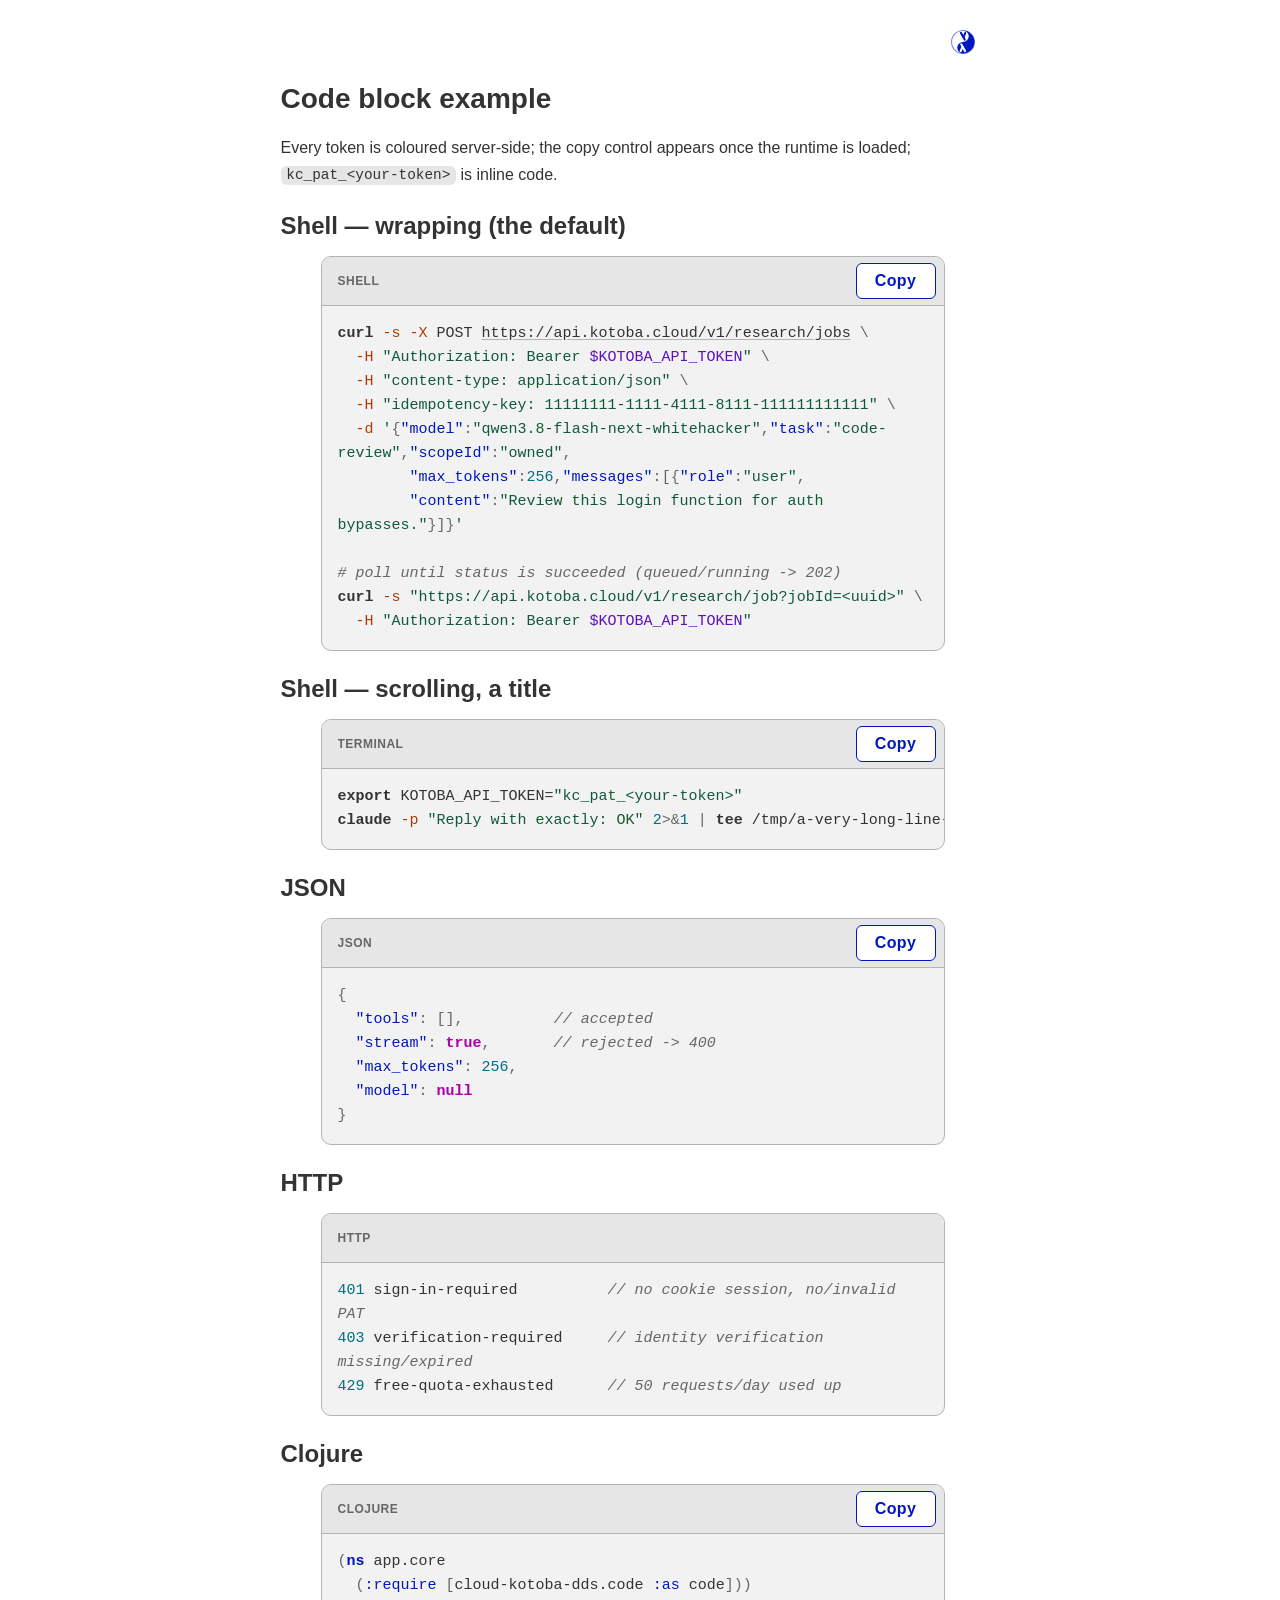
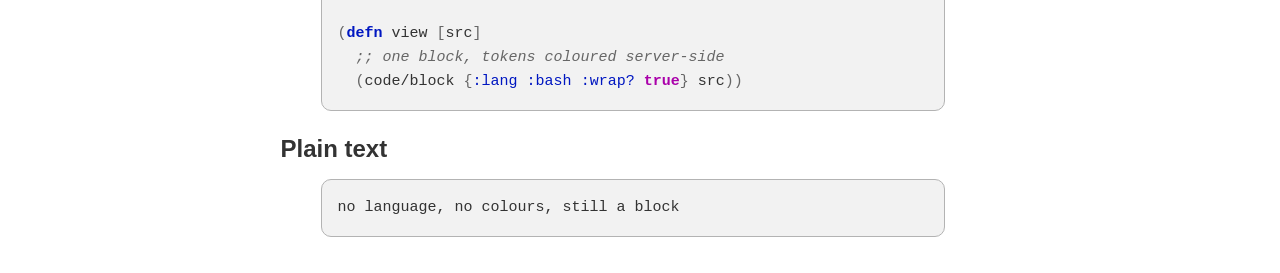
<file: examples/code.html>
<!DOCTYPE html>
<html lang="en">
  <head><meta charset="utf-8"><meta name="viewport" content="width=device-width, initial-scale=1, viewport-fit=cover"><meta name="color-scheme" content="light dark"><meta name="theme-color" content="#ffffff" media="(prefers-color-scheme: light)"><meta name="theme-color" content="#1a1a1a" media="(prefers-color-scheme: dark)"><title>Code block example</title><style>/* jp-go-digital-design-system — vendored CSS
 * Source: https://github.com/digital-go-jp/design-system-example-components-html
 * Upstream commit: 3b34f4c3553fa3bee90bfd8b6fe962ac3055107d — MIT License, Copyright (c) 2025 デジタル庁
 * Generated by scripts/vendor.cljs — DO NOT EDIT BY HAND (re-vendor instead). */
:root {
  --color-primitive-blue-50: #e8f1fe;
  --color-primitive-blue-100: #d9e6ff;
  --color-primitive-blue-200: #c5d7fb;
  --color-primitive-blue-300: #9db7f9;
  --color-primitive-blue-400: #7096f8;
  --color-primitive-blue-500: #4979f5;
  --color-primitive-blue-600: #3460fb;
  --color-primitive-blue-700: #264af4;
  --color-primitive-blue-800: #0031d8;
  --color-primitive-blue-900: #0017c1;
  --color-primitive-blue-1000: #00118f;
  --color-primitive-blue-1100: #000071;
  --color-primitive-blue-1200: #000060;
  --color-primitive-light-blue-50: #f0f9ff;
  --color-primitive-light-blue-100: #dcf0ff;
  --color-primitive-light-blue-200: #c0e4ff;
  --color-primitive-light-blue-300: #97d3ff;
  --color-primitive-light-blue-400: #57b8ff;
  --color-primitive-light-blue-500: #39abff;
  --color-primitive-light-blue-600: #008bf2;
  --color-primitive-light-blue-700: #0877d7;
  --color-primitive-light-blue-800: #0066be;
  --color-primitive-light-blue-900: #0055ad;
  --color-primitive-light-blue-1000: #00428c;
  --color-primitive-light-blue-1100: #00316a;
  --color-primitive-light-blue-1200: #00234b;
  --color-primitive-cyan-50: #e9f7f9;
  --color-primitive-cyan-100: #c8f8ff;
  --color-primitive-cyan-200: #99f2ff;
  --color-primitive-cyan-300: #79e2f2;
  --color-primitive-cyan-400: #2bc8e4;
  --color-primitive-cyan-500: #01b7d6;
  --color-primitive-cyan-600: #00a3bf;
  --color-primitive-cyan-700: #008da6;
  --color-primitive-cyan-800: #008299;
  --color-primitive-cyan-900: #006f83;
  --color-primitive-cyan-1000: #006173;
  --color-primitive-cyan-1100: #004c59;
  --color-primitive-cyan-1200: #003741;
  --color-primitive-green-50: #e6f5ec;
  --color-primitive-green-100: #c2e5d1;
  --color-primitive-green-200: #9bd4b5;
  --color-primitive-green-300: #71c598;
  --color-primitive-green-400: #51b883;
  --color-primitive-green-500: #2cac6e;
  --color-primitive-green-600: #259d63;
  --color-primitive-green-700: #1d8b56;
  --color-primitive-green-800: #197a4b;
  --color-primitive-green-900: #115a36;
  --color-primitive-green-1000: #0c472a;
  --color-primitive-green-1100: #08351f;
  --color-primitive-green-1200: #032213;
  --color-primitive-lime-50: #ebfad9;
  --color-primitive-lime-100: #d0f5a2;
  --color-primitive-lime-200: #c0f354;
  --color-primitive-lime-300: #ade830;
  --color-primitive-lime-400: #9ddd15;
  --color-primitive-lime-500: #8cc80c;
  --color-primitive-lime-600: #7eb40d;
  --color-primitive-lime-700: #6fa104;
  --color-primitive-lime-800: #618e00;
  --color-primitive-lime-900: #507500;
  --color-primitive-lime-1000: #3e5a00;
  --color-primitive-lime-1100: #2c4100;
  --color-primitive-lime-1200: #1e2d00;
  --color-primitive-yellow-50: #fbf5e0;
  --color-primitive-yellow-100: #fff0b3;
  --color-primitive-yellow-200: #ffe380;
  --color-primitive-yellow-300: #ffd43d;
  --color-primitive-yellow-400: #ffc700;
  --color-primitive-yellow-500: #ebb700;
  --color-primitive-yellow-600: #d2a400;
  --color-primitive-yellow-700: #b78f00;
  --color-primitive-yellow-800: #a58000;
  --color-primitive-yellow-900: #927200;
  --color-primitive-yellow-1000: #806300;
  --color-primitive-yellow-1100: #6e5600;
  --color-primitive-yellow-1200: #604b00;
  --color-primitive-orange-50: #ffeee2;
  --color-primitive-orange-100: #ffdfca;
  --color-primitive-orange-200: #ffc199;
  --color-primitive-orange-300: #ffa66d;
  --color-primitive-orange-400: #ff8d44;
  --color-primitive-orange-500: #ff7628;
  --color-primitive-orange-600: #fb5b01;
  --color-primitive-orange-700: #e25100;
  --color-primitive-orange-800: #c74700;
  --color-primitive-orange-900: #ac3e00;
  --color-primitive-orange-1000: #8b3200;
  --color-primitive-orange-1100: #6d2700;
  --color-primitive-orange-1200: #541e00;
  --color-primitive-red-50: #fdeeee;
  --color-primitive-red-100: #ffdada;
  --color-primitive-red-200: #ffbbbb;
  --color-primitive-red-300: #ff9696;
  --color-primitive-red-400: #ff7171;
  --color-primitive-red-500: #ff5454;
  --color-primitive-red-600: #fe3939;
  --color-primitive-red-700: #fa0000;
  --color-primitive-red-800: #ec0000;
  --color-primitive-red-900: #ce0000;
  --color-primitive-red-1000: #a90000;
  --color-primitive-red-1100: #850000;
  --color-primitive-red-1200: #620000;
  --color-primitive-magenta-50: #f3e5f4;
  --color-primitive-magenta-100: #ffd0ff;
  --color-primitive-magenta-200: #ffaeff;
  --color-primitive-magenta-300: #ff8eff;
  --color-primitive-magenta-400: #f661f6;
  --color-primitive-magenta-500: #f137f1;
  --color-primitive-magenta-600: #db00db;
  --color-primitive-magenta-700: #c000c0;
  --color-primitive-magenta-800: #aa00aa;
  --color-primitive-magenta-900: #8b008b;
  --color-primitive-magenta-1000: #6c006c;
  --color-primitive-magenta-1100: #500050;
  --color-primitive-magenta-1200: #3b003b;
  --color-primitive-purple-50: #f1eafa;
  --color-primitive-purple-100: #ecddff;
  --color-primitive-purple-200: #ddc2ff;
  --color-primitive-purple-300: #cda6ff;
  --color-primitive-purple-400: #bb87ff;
  --color-primitive-purple-500: #a565f8;
  --color-primitive-purple-600: #8843e1;
  --color-primitive-purple-700: #6f23d0;
  --color-primitive-purple-800: #5c10be;
  --color-primitive-purple-900: #5109ad;
  --color-primitive-purple-1000: #41048e;
  --color-primitive-purple-1100: #30016c;
  --color-primitive-purple-1200: #21004b;
  --color-neutral-white: #ffffff;
  --color-neutral-black: #000000;
  --color-neutral-solid-gray-50: #f2f2f2;
  --color-neutral-solid-gray-100: #e6e6e6;
  --color-neutral-solid-gray-200: #cccccc;
  --color-neutral-solid-gray-300: #b3b3b3;
  --color-neutral-solid-gray-400: #999999;
  --color-neutral-solid-gray-420: #949494;
  --color-neutral-solid-gray-500: #7f7f7f;
  --color-neutral-solid-gray-536: #767676;
  --color-neutral-solid-gray-600: #666666;
  --color-neutral-solid-gray-700: #4d4d4d;
  --color-neutral-solid-gray-800: #333333;
  --color-neutral-solid-gray-900: #1a1a1a;
  --color-neutral-opacity-gray-50: rgba(0, 0, 0, 0.05);
  --color-neutral-opacity-gray-100: rgba(0, 0, 0, 0.1);
  --color-neutral-opacity-gray-200: rgba(0, 0, 0, 0.2);
  --color-neutral-opacity-gray-300: rgba(0, 0, 0, 0.3);
  --color-neutral-opacity-gray-400: rgba(0, 0, 0, 0.4);
  --color-neutral-opacity-gray-420: rgba(0, 0, 0, 0.42);
  --color-neutral-opacity-gray-500: rgba(0, 0, 0, 0.5);
  --color-neutral-opacity-gray-536: rgba(0, 0, 0, 0.54);
  --color-neutral-opacity-gray-600: rgba(0, 0, 0, 0.6);
  --color-neutral-opacity-gray-700: rgba(0, 0, 0, 0.7);
  --color-neutral-opacity-gray-800: rgba(0, 0, 0, 0.8);
  --color-neutral-opacity-gray-900: rgba(0, 0, 0, 0.9);
  --font-family-sans:
    "Noto Sans JP", -apple-system, BlinkMacSystemFont, sans-serif;
  --font-family-mono: "Noto Sans Mono", monospace;
  --elevation-1:
    0 2px 8px 1px rgba(0, 0, 0, 0.1), 0 1px 5px 0 rgba(0, 0, 0, 0.3);
  --elevation-2:
    0 2px 12px 2px rgba(0, 0, 0, 0.1), 0 1px 6px 0 rgba(0, 0, 0, 0.3);
  --elevation-3:
    0 4px 16px 3px rgba(0, 0, 0, 0.1), 0 1px 6px 0 rgba(0, 0, 0, 0.3);
  --elevation-4:
    0 6px 20px 4px rgba(0, 0, 0, 0.1), 0 2px 6px 0 rgba(0, 0, 0, 0.3);
  --elevation-5:
    0 8px 24px 5px rgba(0, 0, 0, 0.1), 0 2px 10px 0 rgba(0, 0, 0, 0.3);
  --elevation-6:
    0 10px 30px 6px rgba(0, 0, 0, 0.1), 0 3px 12px 0 rgba(0, 0, 0, 0.3);
  --elevation-7:
    0 12px 36px 7px rgba(0, 0, 0, 0.1), 0 3px 14px 0 rgba(0, 0, 0, 0.3);
  --elevation-8:
    0 14px 40px 7px rgba(0, 0, 0, 0.1), 0 3px 16px 0 rgba(0, 0, 0, 0.3);
  --color-semantic-success-1: var(--color-primitive-green-600);
  --color-semantic-success-2: var(--color-primitive-green-800);
  --color-semantic-error-1: var(--color-primitive-red-800);
  --color-semantic-error-2: var(--color-primitive-red-900);
  --color-semantic-warning-yellow-1: var(--color-primitive-yellow-700);
  --color-semantic-warning-yellow-2: var(--color-primitive-yellow-900);
  --color-semantic-warning-orange-1: var(--color-primitive-orange-600);
  --color-semantic-warning-orange-2: var(--color-primitive-orange-800);
  --color-key-50: var(--color-primitive-blue-50);
  --color-key-100: var(--color-primitive-blue-100);
  --color-key-200: var(--color-primitive-blue-200);
  --color-key-300: var(--color-primitive-blue-300);
  --color-key-400: var(--color-primitive-blue-400);
  --color-key-500: var(--color-primitive-blue-500);
  --color-key-600: var(--color-primitive-blue-600);
  --color-key-700: var(--color-primitive-blue-700);
  --color-key-800: var(--color-primitive-blue-800);
  --color-key-900: var(--color-primitive-blue-900);
  --color-key-1000: var(--color-primitive-blue-1000);
  --color-key-1100: var(--color-primitive-blue-1100);
  --color-key-1200: var(--color-primitive-blue-1200);
}

html {
  scrollbar-gutter: stable;
  font-family: var(--font-family-sans);
}

html:has(:modal) {
  overflow: clip;
  scrollbar-gutter: auto;
}

body:has(:modal) {
  overflow: auto;
  scrollbar-gutter: stable;
}

:where(a):any-link {
  color: var(--color-primitive-blue-1000);
  text-decoration: underline;
  text-decoration-thickness: calc(1 / 16 * 1rem);
  text-underline-offset: calc(3 / 16 * 1rem);
}

:where(a):visited {
  color: var(--color-primitive-magenta-900);
}

@media (hover: hover) {
  :where(a):hover {
    color: var(--color-primitive-blue-900);
    text-decoration-thickness: calc(3 / 16 * 1rem);
  }
}

:where(a):active {
  color: var(--color-primitive-orange-800);
  text-decoration-thickness: calc(1 / 16 * 1rem);
}

:focus-visible {
  outline: calc(4 / 16 * 1rem) solid var(--color-neutral-black);
  outline-offset: calc(2 / 16 * 1rem);
  border-radius: calc(4 / 16 * 1rem);
  box-shadow: 0 0 0 calc(2 / 16 * 1rem) var(--color-primitive-yellow-300);
}

.dads-u-visually-hidden {
  clip: rect(0 0 0 0) !important;
  clip-path: inset(50%) !important;
  height: 1px !important;
  overflow: hidden !important;
  position: absolute !important;
  white-space: nowrap !important;
  width: 1px !important;
}

:where(.dads-u-focus-outline):focus-visible {
  outline: calc(4 / 16 * 1rem) solid var(--color-neutral-black) !important;
  outline-offset: calc(2 / 16 * 1rem) !important;
  border-radius: calc(4 / 16 * 1rem) !important;
  background-color: var(--color-primitive-yellow-300) !important;
  box-shadow: 0 0 0 calc(2 / 16 * 1rem) var(--color-primitive-yellow-300) !important;
}

@supports selector(:has(*)) {
  :where(.dads-u-focus-within-outline):focus-visible,
  :where(.dads-u-focus-within-outline):has(:focus-visible) {
    outline: calc(4 / 16 * 1rem) solid var(--color-neutral-black) !important;
    outline-offset: calc(2 / 16 * 1rem) !important;
    border-radius: calc(4 / 16 * 1rem) !important;
    background-color: var(--color-primitive-yellow-300) !important;
    box-shadow: 0 0 0 calc(2 / 16 * 1rem) var(--color-primitive-yellow-300) !important;
  }
}
@supports not selector(:has(*)) {
  :where(.dads-u-focus-within-outline):focus-within {
    outline: calc(4 / 16 * 1rem) solid var(--color-neutral-black) !important;
    outline-offset: calc(2 / 16 * 1rem) !important;
    border-radius: calc(4 / 16 * 1rem) !important;
    background-color: var(--color-primitive-yellow-300) !important;
    box-shadow: 0 0 0 calc(2 / 16 * 1rem) var(--color-primitive-yellow-300) !important;
  }
}

.dads-u-dsp-64B-140 {
  font-weight: bold !important;
  font-size: calc(64 / 16 * 1rem) !important;
  line-height: 1.4 !important;
  letter-spacing: 0 !important;
}

.dads-u-dsp-57B-140 {
  font-weight: bold !important;
  font-size: calc(57 / 16 * 1rem) !important;
  line-height: 1.4 !important;
  letter-spacing: 0 !important;
}

.dads-u-dsp-48B-140 {
  font-weight: bold !important;
  font-size: calc(48 / 16 * 1rem) !important;
  line-height: 1.4 !important;
  letter-spacing: 0 !important;
}

.dads-u-dsp-64N-140 {
  font-weight: normal !important;
  font-size: calc(64 / 16 * 1rem) !important;
  line-height: 1.4 !important;
  letter-spacing: 0 !important;
}

.dads-u-dsp-57N-140 {
  font-weight: normal !important;
  font-size: calc(57 / 16 * 1rem) !important;
  line-height: 1.4 !important;
  letter-spacing: 0 !important;
}

.dads-u-dsp-48N-140 {
  font-weight: normal !important;
  font-size: calc(48 / 16 * 1rem) !important;
  line-height: 1.4 !important;
  letter-spacing: 0 !important;
}

.dads-u-std-45B-140 {
  font-weight: bold !important;
  font-size: calc(45 / 16 * 1rem) !important;
  line-height: 1.4 !important;
  letter-spacing: 0 !important;
}

.dads-u-std-36B-140 {
  font-weight: bold !important;
  font-size: calc(36 / 16 * 1rem) !important;
  line-height: 1.4 !important;
  letter-spacing: 0.01em !important;
}

.dads-u-std-32B-150 {
  font-weight: bold !important;
  font-size: calc(32 / 16 * 1rem) !important;
  line-height: 1.5 !important;
  letter-spacing: 0.01em !important;
}

.dads-u-std-28B-150 {
  font-weight: bold !important;
  font-size: calc(28 / 16 * 1rem) !important;
  line-height: 1.5 !important;
  letter-spacing: 0.01em !important;
}

.dads-u-std-26B-150 {
  font-weight: bold !important;
  font-size: calc(26 / 16 * 1rem) !important;
  line-height: 1.5 !important;
  letter-spacing: 0.02em !important;
}

.dads-u-std-24B-150 {
  font-weight: bold !important;
  font-size: calc(24 / 16 * 1rem) !important;
  line-height: 1.5 !important;
  letter-spacing: 0.02em !important;
}

.dads-u-std-22B-150 {
  font-weight: bold !important;
  font-size: calc(22 / 16 * 1rem) !important;
  line-height: 1.5 !important;
  letter-spacing: 0.02em !important;
}

.dads-u-std-20B-150 {
  font-weight: bold !important;
  font-size: calc(20 / 16 * 1rem) !important;
  line-height: 1.5 !important;
  letter-spacing: 0.02em !important;
}

.dads-u-std-18B-160 {
  font-weight: bold !important;
  font-size: calc(18 / 16 * 1rem) !important;
  line-height: 1.6 !important;
  letter-spacing: 0.02em !important;
}

.dads-u-std-17B-170 {
  font-weight: bold !important;
  font-size: calc(17 / 16 * 1rem) !important;
  line-height: 1.7 !important;
  letter-spacing: 0.02em !important;
}

.dads-u-std-16B-170 {
  font-weight: bold !important;
  font-size: calc(16 / 16 * 1rem) !important;
  line-height: 1.7 !important;
  letter-spacing: 0.02em !important;
}

.dads-u-std-16B-175 {
  font-weight: bold !important;
  font-size: calc(16 / 16 * 1rem) !important;
  line-height: 1.75 !important;
  letter-spacing: 0.02em !important;
}

.dads-u-std-45N-140 {
  font-weight: normal !important;
  font-size: calc(45 / 16 * 1rem) !important;
  line-height: 1.4 !important;
  letter-spacing: 0 !important;
}

.dads-u-std-36N-140 {
  font-weight: normal !important;
  font-size: calc(36 / 16 * 1rem) !important;
  line-height: 1.4 !important;
  letter-spacing: 0.01em !important;
}

.dads-u-std-32N-150 {
  font-weight: normal !important;
  font-size: calc(32 / 16 * 1rem) !important;
  line-height: 1.5 !important;
  letter-spacing: 0.01em !important;
}

.dads-u-std-28N-150 {
  font-weight: normal !important;
  font-size: calc(28 / 16 * 1rem) !important;
  line-height: 1.5 !important;
  letter-spacing: 0.01em !important;
}

.dads-u-std-26N-150 {
  font-weight: normal !important;
  font-size: calc(26 / 16 * 1rem) !important;
  line-height: 1.5 !important;
  letter-spacing: 0.02em !important;
}

.dads-u-std-24N-150 {
  font-weight: normal !important;
  font-size: calc(24 / 16 * 1rem) !important;
  line-height: 1.5 !important;
  letter-spacing: 0.02em !important;
}

.dads-u-std-22N-150 {
  font-weight: normal !important;
  font-size: calc(22 / 16 * 1rem) !important;
  line-height: 1.5 !important;
  letter-spacing: 0.02em !important;
}

.dads-u-std-20N-150 {
  font-weight: normal !important;
  font-size: calc(20 / 16 * 1rem) !important;
  line-height: 1.5 !important;
  letter-spacing: 0.02em !important;
}

.dads-u-std-18N-160 {
  font-weight: normal !important;
  font-size: calc(18 / 16 * 1rem) !important;
  line-height: 1.6 !important;
  letter-spacing: 0.02em !important;
}

.dads-u-std-17N-170 {
  font-weight: normal !important;
  font-size: calc(17 / 16 * 1rem) !important;
  line-height: 1.7 !important;
  letter-spacing: 0.02em !important;
}

.dads-u-std-16N-170 {
  font-weight: normal !important;
  font-size: calc(16 / 16 * 1rem) !important;
  line-height: 1.7 !important;
  letter-spacing: 0.02em !important;
}

.dads-u-std-16N-175 {
  font-weight: normal !important;
  font-size: calc(16 / 16 * 1rem) !important;
  line-height: 1.75 !important;
  letter-spacing: 0.02em !important;
}

.dads-u-dns-17B-130 {
  font-weight: bold !important;
  font-size: calc(17 / 16 * 1rem) !important;
  line-height: 1.3 !important;
  letter-spacing: 0 !important;
}

.dads-u-dns-17B-120 {
  font-weight: bold !important;
  font-size: calc(17 / 16 * 1rem) !important;
  line-height: 1.2 !important;
  letter-spacing: 0 !important;
}

.dads-u-dns-16B-130 {
  font-weight: bold !important;
  font-size: calc(16 / 16 * 1rem) !important;
  line-height: 1.3 !important;
  letter-spacing: 0 !important;
}

.dads-u-dns-16B-120 {
  font-weight: bold !important;
  font-size: calc(16 / 16 * 1rem) !important;
  line-height: 1.2 !important;
  letter-spacing: 0 !important;
}

.dads-u-dns-14B-130 {
  font-weight: bold !important;
  font-size: calc(14 / 16 * 1rem) !important;
  line-height: 1.3 !important;
  letter-spacing: 0 !important;
}

.dads-u-dns-14B-120 {
  font-weight: bold !important;
  font-size: calc(14 / 16 * 1rem) !important;
  line-height: 1.2 !important;
  letter-spacing: 0 !important;
}

.dads-u-dns-17N-130 {
  font-weight: normal !important;
  font-size: calc(17 / 16 * 1rem) !important;
  line-height: 1.3 !important;
  letter-spacing: 0 !important;
}

.dads-u-dns-17N-120 {
  font-weight: normal !important;
  font-size: calc(17 / 16 * 1rem) !important;
  line-height: 1.2 !important;
  letter-spacing: 0 !important;
}

.dads-u-dns-16N-130 {
  font-weight: normal !important;
  font-size: calc(16 / 16 * 1rem) !important;
  line-height: 1.3 !important;
  letter-spacing: 0 !important;
}

.dads-u-dns-16N-120 {
  font-weight: normal !important;
  font-size: calc(16 / 16 * 1rem) !important;
  line-height: 1.2 !important;
  letter-spacing: 0 !important;
}

.dads-u-dns-14N-130 {
  font-weight: normal !important;
  font-size: calc(14 / 16 * 1rem) !important;
  line-height: 1.3 !important;
  letter-spacing: 0 !important;
}

.dads-u-dns-14N-120 {
  font-weight: normal !important;
  font-size: calc(14 / 16 * 1rem) !important;
  line-height: 1.2 !important;
  letter-spacing: 0 !important;
}

.dads-u-oln-17B-100 {
  font-weight: bold !important;
  font-size: calc(17 / 16 * 1rem) !important;
  line-height: 1 !important;
  letter-spacing: 0.02em !important;
}

.dads-u-oln-16B-100 {
  font-weight: bold !important;
  font-size: calc(16 / 16 * 1rem) !important;
  line-height: 1 !important;
  letter-spacing: 0.02em !important;
}

.dads-u-oln-14B-100 {
  font-weight: bold !important;
  font-size: calc(14 / 16 * 1rem) !important;
  line-height: 1 !important;
  letter-spacing: 0.02em !important;
}

.dads-u-oln-17N-100 {
  font-weight: normal !important;
  font-size: calc(17 / 16 * 1rem) !important;
  line-height: 1 !important;
  letter-spacing: 0.02em !important;
}

.dads-u-oln-16N-100 {
  font-weight: normal !important;
  font-size: calc(16 / 16 * 1rem) !important;
  line-height: 1 !important;
  letter-spacing: 0.02em !important;
}

.dads-u-oln-14N-100 {
  font-weight: normal !important;
  font-size: calc(14 / 16 * 1rem) !important;
  line-height: 1 !important;
  letter-spacing: 0.02em !important;
}

.dads-u-mono-17B-150 {
  font-weight: bold !important;
  font-size: calc(17 / 16 * 1rem) !important;
  line-height: 1.5 !important;
  font-family: var(--font-family-mono) !important;
  letter-spacing: 0 !important;
}

.dads-u-mono-16B-150 {
  font-weight: bold !important;
  font-size: calc(16 / 16 * 1rem) !important;
  line-height: 1.5 !important;
  font-family: var(--font-family-mono) !important;
  letter-spacing: 0 !important;
}

.dads-u-mono-14B-150 {
  font-weight: bold !important;
  font-size: calc(14 / 16 * 1rem) !important;
  line-height: 1.5 !important;
  font-family: var(--font-family-mono) !important;
  letter-spacing: 0 !important;
}

.dads-u-mono-17N-150 {
  font-weight: normal !important;
  font-size: calc(17 / 16 * 1rem) !important;
  line-height: 1.5 !important;
  font-family: var(--font-family-mono) !important;
  letter-spacing: 0 !important;
}

.dads-u-mono-16N-150 {
  font-weight: normal !important;
  font-size: calc(16 / 16 * 1rem) !important;
  line-height: 1.5 !important;
  font-family: var(--font-family-mono) !important;
  letter-spacing: 0 !important;
}

.dads-u-mono-14N-150 {
  font-weight: normal !important;
  font-size: calc(14 / 16 * 1rem) !important;
  line-height: 1.5 !important;
  font-family: var(--font-family-mono) !important;
  letter-spacing: 0 !important;
}
/* --- component: button --- */
.dads-button {
  --button-color: var(--color-key-900);
  --button-hover-color: var(--color-key-1000);
  --button-active-color: var(--color-key-1200);
  --button-outline-hover-bg-color: var(--color-key-200);
  --button-outline-active-bg-color: var(--color-key-300);
  display: flex;
  align-items: center;
  justify-content: center;
  column-gap: calc(4 / 16 * 1rem);
  box-sizing: border-box;
  width: fit-content;
  max-width: 100%;
  font-weight: bold;
  font-size: calc(16 / 16 * 1rem);
  line-height: 1;
  font-family: var(--font-family-sans);
  letter-spacing: 0.02em;
  text-decoration: none;
  text-underline-offset: calc(3 / 16 * 1rem);
}

.dads-button:disabled,
.dads-button[aria-disabled="true"] {
  cursor: default;
}

.dads-button[data-type="solid-fill"] {
  border: 4px double transparent;
  background-color: var(--button-color);
  color: var(--color-neutral-white);
}

@media (hover: hover) {
  .dads-button[data-type="solid-fill"]:hover {
    background-color: var(--button-hover-color);
    text-decoration: underline;
    text-decoration-thickness: calc(1 / 16 * 1rem);
  }
}

.dads-button[data-type="solid-fill"]:active {
  background-color: var(--button-active-color);
  text-decoration: underline;
}

.dads-button[data-type="solid-fill"]:focus-visible {
  outline: calc(4 / 16 * 1rem) solid var(--color-neutral-black);
  outline-offset: calc(2 / 16 * 1rem);
  box-shadow: 0 0 0 calc(2 / 16 * 1rem) var(--color-primitive-yellow-300);
}

.dads-button[data-type="solid-fill"]:disabled,
.dads-button[data-type="solid-fill"][aria-disabled="true"] {
  background-color: var(--color-neutral-solid-gray-300);
  color: var(--color-neutral-solid-gray-50);
  text-decoration: none;
}

@media (forced-colors: active) {
  .dads-button[data-type="solid-fill"]:disabled,
  .dads-button[data-type="solid-fill"][aria-disabled="true"] {
    border-color: GrayText;
    color: GrayText;
  }
}

.dads-button[data-type="outline"] {
  border: 1px solid currentcolor;
  background-color: var(--color-neutral-white);
  color: var(--button-color);
}

@media (hover: hover) {
  .dads-button[data-type="outline"]:hover {
    background-color: var(--button-outline-hover-bg-color);
    color: var(--button-hover-color);
    text-decoration: underline;
    text-decoration-thickness: calc(1 / 16 * 1rem);
  }
}

.dads-button[data-type="outline"]:active {
  background-color: var(--button-outline-active-bg-color);
  color: var(--button-active-color);
  text-decoration: underline;
}

.dads-button[data-type="outline"]:focus-visible {
  outline: calc(4 / 16 * 1rem) solid var(--color-neutral-black);
  outline-offset: calc(2 / 16 * 1rem);
  box-shadow: 0 0 0 calc(2 / 16 * 1rem) var(--color-primitive-yellow-300);
}

.dads-button[data-type="outline"]:disabled,
.dads-button[data-type="outline"][aria-disabled="true"] {
  background-color: var(--color-neutral-white);
  color: var(--color-neutral-solid-gray-300);
  text-decoration: none;
}

@media (forced-colors: active) {
  .dads-button[data-type="outline"]:disabled,
  .dads-button[data-type="outline"][aria-disabled="true"] {
    border-color: GrayText;
    color: GrayText;
  }
}

.dads-button[data-type="text"] {
  border: 0;
  background-color: transparent;
  color: var(--button-color);
  text-decoration: underline;
  text-decoration-thickness: calc(1 / 16 * 1rem);
}

@media (hover: hover) {
  .dads-button[data-type="text"]:hover {
    background-color: var(--color-key-50);
    color: var(--button-hover-color);
    text-decoration-thickness: calc(3 / 16 * 1rem);
  }
}

.dads-button[data-type="text"]:active {
  background-color: var(--color-key-100);
  color: var(--button-active-color);
}

.dads-button[data-type="text"]:focus-visible {
  outline: calc(4 / 16 * 1rem) solid var(--color-neutral-black);
  outline-offset: calc(2 / 16 * 1rem);
  background-color: var(--color-primitive-yellow-300);
  box-shadow: 0 0 0 calc(2 / 16 * 1rem) var(--color-primitive-yellow-300);
}

.dads-button[data-type="text"]:disabled,
.dads-button[data-type="text"][aria-disabled="true"] {
  background-color: transparent;
  color: var(--color-neutral-solid-gray-300);
  text-decoration-thickness: revert;
}

@media (forced-colors: active) {
  .dads-button[data-type="text"]:disabled,
  .dads-button[data-type="text"][aria-disabled="true"] {
    color: GrayText;
  }
}

.dads-button[data-size="lg"] {
  min-width: calc(136 / 16 * 1rem);
  min-height: calc(56 / 16 * 1rem);
  border-radius: calc(8 / 16 * 1rem);
  padding: calc(12 / 16 * 1rem) calc(16 / 16 * 1rem);
}

.dads-button[data-size="md"] {
  min-width: calc(96 / 16 * 1rem);
  min-height: calc(48 / 16 * 1rem);
  border-radius: calc(8 / 16 * 1rem);
  padding: calc(8 / 16 * 1rem) calc(16 / 16 * 1rem);
}

.dads-button[data-size="sm"] {
  position: relative;
  min-width: calc(80 / 16 * 1rem);
  min-height: calc(36 / 16 * 1rem);
  border-radius: calc(6 / 16 * 1rem);
  padding: calc(2 / 16 * 1rem) calc(12 / 16 * 1rem);
}

.dads-button[data-size="sm"]::after {
  content: "";
  position: absolute;
  inset: 0;
  margin: auto;
  height: calc(44 / 16 * 1rem);
}

.dads-button[data-size="xs"] {
  position: relative;
  min-width: calc(72 / 16 * 1rem);
  min-height: calc(28 / 16 * 1rem);
  border-radius: calc(4 / 16 * 1rem);
  padding: calc(2 / 16 * 1rem) calc(8 / 16 * 1rem);
  font-size: calc(14 / 16 * 1rem);
}

.dads-button[data-size="xs"]::after {
  content: "";
  position: absolute;
  inset: 0;
  margin: auto;
  height: calc(44 / 16 * 1rem);
}

.dads-button__icon {
  flex-shrink: 0;
}
/* --- component: heading --- */
.dads-heading {
  color: var(--color-neutral-solid-gray-800);
  font-family: var(--font-family-sans);
}

.dads-heading[data-size="64"] {
  --_shoulder-size: calc(28 / 16 * 1rem);
  --_shoulder-line-height: 1.5;
  --_shoulder-letter-spacing: 0.01em;
  font-weight: bold;
  font-size: calc(64 / 16 * 1rem);
  line-height: 1.4;
  letter-spacing: 0;
}

.dads-heading[data-size="57"] {
  --_shoulder-size: calc(24 / 16 * 1rem);
  --_shoulder-line-height: 1.5;
  --_shoulder-letter-spacing: 0.02em;
  font-weight: bold;
  font-size: calc(57 / 16 * 1rem);
  line-height: 1.4;
  letter-spacing: 0;
}

.dads-heading[data-size="45"] {
  --_shoulder-size: calc(22 / 16 * 1rem);
  --_shoulder-line-height: 1.5;
  --_shoulder-letter-spacing: 0.02em;
  font-weight: bold;
  font-size: calc(45 / 16 * 1rem);
  line-height: 1.4;
  letter-spacing: 0;
}

.dads-heading[data-size="36"] {
  --_shoulder-size: calc(20 / 16 * 1rem);
  --_shoulder-line-height: 1.5;
  --_shoulder-letter-spacing: 0.02em;
  font-weight: bold;
  font-size: calc(36 / 16 * 1rem);
  line-height: 1.4;
  letter-spacing: 0.01em;
}

.dads-heading[data-size="32"] {
  --_shoulder-size: calc(18 / 16 * 1rem);
  --_shoulder-line-height: 1.6;
  --_shoulder-letter-spacing: 0.02em;
  font-weight: bold;
  font-size: calc(32 / 16 * 1rem);
  line-height: 1.5;
  letter-spacing: 0.01em;
}

.dads-heading[data-size="28"] {
  --_shoulder-size: calc(16 / 16 * 1rem);
  --_shoulder-line-height: 1.7;
  --_shoulder-letter-spacing: 0.02em;
  font-weight: bold;
  font-size: calc(28 / 16 * 1rem);
  line-height: 1.5;
  letter-spacing: 0.01em;
}

.dads-heading[data-size="24"] {
  --_shoulder-size: calc(16 / 16 * 1rem);
  --_shoulder-line-height: 1.7;
  --_shoulder-letter-spacing: 0.02em;
  font-weight: bold;
  font-size: calc(24 / 16 * 1rem);
  line-height: 1.5;
  letter-spacing: 0.02em;
}

.dads-heading[data-size="20"] {
  --_shoulder-size: calc(16 / 16 * 1rem);
  --_shoulder-line-height: 1.7;
  --_shoulder-letter-spacing: 0.02em;
  font-weight: bold;
  font-size: calc(20 / 16 * 1rem);
  line-height: 1.5;
  letter-spacing: 0.02em;
}

.dads-heading[data-size="18"] {
  --_shoulder-size: calc(16 / 16 * 1rem);
  --_shoulder-line-height: 1.7;
  --_shoulder-letter-spacing: 0.02em;
  font-weight: bold;
  font-size: calc(18 / 16 * 1rem);
  line-height: 1.6;
  letter-spacing: 0.02em;
}

.dads-heading[data-size="16"] {
  --_shoulder-size: calc(16 / 16 * 1rem);
  --_shoulder-line-height: 1.7;
  --_shoulder-letter-spacing: 0.02em;
  font-weight: bold;
  font-size: calc(16 / 16 * 1rem);
  line-height: 1.7;
  letter-spacing: 0.02em;
}

.dads-heading[data-chip] {
  position: relative;
  padding-left: calc(1em / 3 + 0.5em);
}

.dads-heading[data-chip]::before {
  position: absolute;
  top: 0.2em;
  bottom: 0.1em;
  left: 0;
  width: calc(1em / 3);
  background-color: var(--color-key-900);
  content: "";
}

@supports (top: 1lh) {
  .dads-heading[data-chip]::before {
    top: calc(0.5lh - 0.45em);
    bottom: calc(0.5lh - 0.55em);
  }
}

.dads-heading[data-chip]:has(.dads-heading__shoulder)::before {
  top: calc((var(--_shoulder-size) * (var(--_shoulder-line-height) - 1)) / 2);
}

@media (forced-colors: active) {
  .dads-heading[data-chip]::before {
    background-color: CanvasText;
  }
}

.dads-heading[data-rule] {
  border-bottom: solid var(--color-key-900);
}

.dads-heading[data-rule="8"] {
  border-bottom-width: calc(8 / 16 * 1rem);
  padding-bottom: calc(32 / 16 * 1rem);
}

.dads-heading[data-rule="6"] {
  border-bottom-width: calc(6 / 16 * 1rem);
  padding-bottom: calc(24 / 16 * 1rem);
}

.dads-heading[data-rule="4"] {
  border-bottom-width: calc(4 / 16 * 1rem);
  padding-bottom: calc(16 / 16 * 1rem);
}

.dads-heading[data-rule="2"] {
  border-bottom-width: calc(2 / 16 * 1rem);
  padding-bottom: calc(8 / 16 * 1rem);
}

.dads-heading__shoulder {
  margin: 0;
  font-weight: bold;
  font-size: var(--_shoulder-size);
  line-height: var(--_shoulder-line-height);
  letter-spacing: var(--_shoulder-letter-spacing);
}

.dads-heading__heading {
  margin: 0;
  font: inherit;
}

.dads-heading__icon {
  margin-right: calc(0.4em - 0.25em);
}

.dads-heading__icon::after {
  content: " ";
}

.dads-heading__icon-svg {
  display: inline-block;
  width: 1.25em;
  height: 1.25em;
  vertical-align: -0.25em;
}
/* --- component: accordion --- */
.dads-accordion {
  --_icon-size: calc(20 / 16 * 1rem);
  border-bottom: 1px solid var(--color-neutral-solid-gray-420);
}

@media (min-width: 48rem) {
  .dads-accordion {
    --_icon-size: calc(32 / 16 * 1rem);
  }
}

.dads-accordion__summary {
  position: relative;
  display: block;
  padding: calc(8 / 16 * 1rem) calc(8 / 16 * 1rem) calc(8 / 16 * 1rem)
    calc(var(--_icon-size) + 0.75rem);
  color: var(--color-neutral-solid-gray-800);
  font-weight: normal;
  font-size: calc(16 / 16 * 1rem);
  line-height: 1.7;
  font-family: var(--font-family-sans);
  letter-spacing: 0.02em;
  cursor: default;
}

.dads-accordion__summary::marker {
  content: "";
}

.dads-accordion__summary::-webkit-details-marker {
  display: none;
}

@media (min-width: 48rem) {
  .dads-accordion__summary {
    padding: calc(16 / 16 * 1rem) calc(16 / 16 * 1rem) calc(16 / 16 * 1rem)
      calc(var(--_icon-size) + calc(20 / 16 * 1rem));
    font-size: calc(18 / 16 * 1rem);
    line-height: 1.6;
  }
}

@media (hover: hover) {
  .dads-accordion__summary:hover:not(:focus-visible) {
    background-color: var(--color-neutral-solid-gray-50);
  }
}

.dads-accordion__summary:focus-visible {
  outline: calc(4 / 16 * 1rem) solid var(--color-neutral-black);
  outline-offset: calc(2 / 16 * 1rem);
  border-radius: calc(4 / 16 * 1rem);
  background-color: var(--color-primitive-yellow-300);
  box-shadow: 0 0 0 calc(2 / 16 * 1rem) var(--color-primitive-yellow-300);
}

.dads-accordion__icon {
  position: absolute;
  top: calc(8 / 16 * 1rem);
  left: calc(2 / 16 * 1rem);
  margin-top: calc((1lh - var(--_icon-size)) / 2);
  display: inline-flex;
  align-items: center;
  justify-content: center;
  box-sizing: border-box;
  width: var(--_icon-size);
  height: var(--_icon-size);
  border-radius: 50%;
  border: 1px solid currentcolor;
  background-color: var(--color-neutral-white);
  color: var(--color-key-1000);
}

@media (min-width: 48rem) {
  .dads-accordion__icon {
    top: calc(14 / 16 * 1rem);
    left: calc(6 / 16 * 1rem);
  }
}

.dads-accordion[open] .dads-accordion__icon {
  transform: rotate(180deg);
}

@media (hover: hover) {
  .dads-accordion__summary:hover .dads-accordion__icon {
    outline: calc(2 / 16 * 1rem) solid currentcolor;
  }
}

.dads-accordion__icon-svg {
  margin-top: calc(2 / 16 * 1rem);
  width: calc(16 / 16 * 1rem);
  height: calc(16 / 16 * 1rem);
  pointer-events: none;
}

@media (min-width: 48rem) {
  .dads-accordion__icon-svg {
    width: auto;
    height: auto;
  }
}

.dads-accordion__summary :is(h1, h2, h3, h4, h5, h6) {
  margin: 0;
  font: inherit;
}

.dads-accordion__content {
  padding: calc(16 / 16 * 1rem) calc(8 / 16 * 1rem) calc(16 / 16 * 1rem)
    calc(var(--_icon-size) + 0.75rem);
}

@media (min-width: 48rem) {
  .dads-accordion__content {
    padding: calc(24 / 16 * 1rem) calc(16 / 16 * 1rem) calc(24 / 16 * 1rem)
      calc(var(--_icon-size) + 1.25rem);
  }
}

.dads-accordion__back-link:any-link {
  display: flex;
  align-items: flex-start;
  gap: calc(6 / 16 * 1rem);
  width: fit-content;
  color: var(--color-primitive-blue-1000);
  text-decoration: underline;
  text-decoration-thickness: calc(1 / 16 * 1rem);
  text-underline-offset: calc(3 / 16 * 1rem);
  text-spacing-trim: trim-start;
}

@media (hover: hover) {
  .dads-accordion__back-link:hover {
    color: var(--color-primitive-blue-900);
    text-decoration-thickness: calc(3 / 16 * 1rem);
  }
}

.dads-accordion__back-link:active {
  color: var(--color-primitive-orange-800);
  text-decoration-thickness: calc(1 / 16 * 1rem);
}

.dads-accordion__back-link:focus-visible {
  outline: calc(4 / 16 * 1rem) solid var(--color-neutral-black);
  outline-offset: calc(2 / 16 * 1rem);
  border-radius: calc(4 / 16 * 1rem);
  background-color: var(--color-primitive-yellow-300);
  box-shadow: 0 0 0 calc(2 / 16 * 1rem) var(--color-primitive-yellow-300);
}

.dads-accordion__back-link-icon {
  margin-top: calc((1lh - 24 / 16 * 1rem) / 2);
  flex-shrink: 0;
}
/* --- component: input-text --- */
.dads-input-text {
  display: block;
  color: var(--color-neutral-solid-gray-800);
  font-weight: normal;
  font-size: calc(16 / 16 * 1rem);
  line-height: 1.7;
  font-family: var(--font-family-sans);
  letter-spacing: 0.02em;
}

.dads-input-text__input {
  box-sizing: border-box;
  max-width: 100%;
  border: 1px solid var(--color-neutral-solid-gray-600);
  background-color: var(--color-neutral-white);
  padding: calc(12 / 16 * 1rem) calc(16 / 16 * 1rem);
  border-radius: calc(8 / 16 * 1rem);
  color: var(--color-neutral-solid-gray-900);
  font: inherit;
  line-height: 1;
}

.dads-input-text__input[data-size="sm"] {
  height: 2.5rem;
}

.dads-input-text__input[data-size="md"] {
  height: 3rem;
}

.dads-input-text__input[data-size="lg"] {
  height: 3.5rem;
}

.dads-input-text__input:read-only:not(:disabled) {
  border-style: dashed;
}

.dads-input-text__input:focus-visible {
  outline: calc(4 / 16 * 1rem) solid var(--color-neutral-black);
  outline-offset: calc(2 / 16 * 1rem);
  box-shadow: 0 0 0 calc(2 / 16 * 1rem) var(--color-primitive-yellow-300);
}

@media (hover: hover) {
  .dads-input-text__input:not(:read-only):hover {
    border-color: var(--color-neutral-black);
  }
}

.dads-input-text__input:is(:user-invalid, [aria-invalid="true"]) {
  border-color: var(--color-semantic-error-1);
}

@media (hover: hover) {
  .dads-input-text__input:is(:user-invalid, [aria-invalid="true"]):hover {
    border-color: var(--color-primitive-red-1000);
  }
}

.dads-input-text__input:is(:disabled, [aria-disabled="true"]),
.dads-input-text__input:is(:disabled, [aria-disabled="true"]):hover {
  border-color: var(--color-neutral-solid-gray-300);
  background-color: var(--color-neutral-solid-gray-50);
  color: var(--color-neutral-solid-gray-420);
}

@media (forced-colors: active) {
  .dads-input-text__input[aria-disabled="true"],
  .dads-input-text__input[aria-disabled="true"]:hover {
    border-color: GrayText;
    color: GrayText;
  }
}

.dads-input-text__error-text {
  margin: calc(8 / 16 * 1rem) 0 0 0;
  display: block;
  color: var(--color-semantic-error-1);
}
/* --- component: textarea --- */
.dads-textarea {
  display: block;
  color: var(--color-neutral-solid-gray-800);
  font-weight: normal;
  font-size: calc(16 / 16 * 1rem);
  line-height: 1.7;
  font-family: var(--font-family-sans);
  letter-spacing: 0.02em;
}

.dads-textarea__textarea {
  display: block;
  box-sizing: border-box;
  max-width: 100%;
  border: 1px solid var(--color-neutral-solid-gray-600);
  background-color: var(--color-neutral-white);
  padding: calc(16 / 16 * 1rem);
  border-radius: calc(8 / 16 * 1rem);
  color: var(--color-neutral-solid-gray-900);
  font: inherit;
  resize: vertical;
}

.dads-textarea__textarea:read-only:not(:disabled) {
  border-style: dashed;
}

.dads-textarea__textarea:focus-visible {
  outline: calc(4 / 16 * 1rem) solid var(--color-neutral-black);
  outline-offset: calc(2 / 16 * 1rem);
  box-shadow: 0 0 0 calc(2 / 16 * 1rem) var(--color-primitive-yellow-300);
}

@media (hover: hover) {
  .dads-textarea__textarea:not(:read-only):hover {
    border-color: var(--color-neutral-black);
  }
}

.dads-textarea__textarea:is(:user-invalid, [aria-invalid="true"]) {
  border-color: var(--color-semantic-error-1);
}

@media (hover: hover) {
  .dads-textarea__textarea:is(:user-invalid, [aria-invalid="true"]):hover {
    border-color: var(--color-primitive-red-1000);
  }
}

.dads-textarea__textarea:is(:disabled, [aria-disabled="true"]),
.dads-textarea__textarea:is(:disabled, [aria-disabled="true"]):hover {
  border-color: var(--color-neutral-solid-gray-300);
  background-color: var(--color-neutral-solid-gray-50);
  color: var(--color-neutral-solid-gray-420);
  resize: none;
}

@media (forced-colors: active) {
  .dads-textarea__textarea[aria-disabled="true"],
  .dads-textarea__textarea[aria-disabled="true"]:hover {
    border-color: GrayText;
    color: GrayText;
  }
}

.dads-textarea__error-text {
  margin: calc(8 / 16 * 1rem) 0 0 0;
  display: block;
  color: var(--color-semantic-error-1);
}

.dads-textarea__counter {
  display: block;
  margin-top: calc(8 / 16 * 1rem);
  color: var(--color-neutral-solid-gray-600);
  font-size: calc(16 / 16 * 1rem);
  line-height: 1;
  letter-spacing: 0.02em;
}

.dads-textarea__counter[data-exceeded] {
  color: var(--color-semantic-error-1);
}
/* --- component: checkbox --- */
.dads-checkbox {
  display: flex;
  align-items: start;
  gap: var(--_gap);
  width: fit-content;
}

.dads-checkbox:has(.dads-checkbox__label:not(:empty)) {
  padding-top: calc(8 / 16 * 1rem);
  padding-bottom: calc(8 / 16 * 1rem);
}

.dads-checkbox[data-size="sm"] {
  --_gap: calc(4 / 16 * 1rem);
  --_checkbox-size: calc(24 / 16 * 1rem);
  --_checkbox-border-width: calc(2 / 16 * 1rem);
  --_checkbox-scale: 1;
  --_label-padding-top: calc(1 / 16 * 1rem);
  --_label-font-size: calc(16 / 16 * 1rem);
}

.dads-checkbox[data-size="md"] {
  --_gap: calc(8 / 16 * 1rem);
  --_checkbox-size: calc(32 / 16 * 1rem);
  --_checkbox-border-width: calc(2 / 16 * 1rem);
  --_checkbox-scale: calc(20 / 14);
  --_label-padding-top: calc(4 / 16 * 1rem);
  --_label-font-size: calc(16 / 16 * 1rem);
}

.dads-checkbox[data-size="lg"] {
  --_gap: calc(8 / 16 * 1rem);
  --_checkbox-size: calc(44 / 16 * 1rem);
  --_checkbox-border-width: calc(3 / 16 * 1rem);
  --_checkbox-scale: calc(27 / 14);
  --_label-padding-top: calc(10 / 16 * 1rem);
  --_label-font-size: calc(17 / 16 * 1rem);
}

.dads-checkbox__checkbox {
  display: flex;
  justify-content: center;
  align-items: center;
  flex-shrink: 0;
  width: var(--_checkbox-size);
  height: var(--_checkbox-size);
  border-radius: 12.5%;
}

@media (hover: hover) {
  .dads-checkbox__checkbox:has(
    :not(:focus, :disabled, [aria-disabled="true"]):hover
  ) {
    background-color: var(--color-neutral-solid-gray-420);
  }
}

.dads-checkbox__input {
  --_base-color: var(--color-neutral-white);
  --_accent-color: var(--color-key-900);
  --_accent-hover-color: var(--color-key-1100);
  --_border-color: var(--color-neutral-solid-gray-600);
  --_border-hover-color: var(--color-neutral-black);
  --_check-color: var(--color-neutral-white);

  margin: 0;
  appearance: none;
  width: 75%;
  height: 75%;
  border-radius: calc(2 / 18 * 100%);
  background-color: var(--_base-color);
  background-clip: padding-box;
  border: var(--_checkbox-border-width) solid var(--_border-color);
}

.dads-checkbox__input:focus {
  outline: calc(4 / 16 * 1rem) solid var(--color-neutral-black);
  outline-offset: calc(2 / 16 * 1rem);
  box-shadow: 0 0 0 calc(2 / 16 * 1rem) var(--color-primitive-yellow-300);
}

@media (hover: hover) {
  .dads-checkbox__input:not(:disabled, [aria-disabled="true"]):hover {
    border-color: var(--_border-hover-color);
  }
}

.dads-checkbox__input:is(:checked, :indeterminate) {
  border-color: var(--_accent-color);
  background-color: var(--_accent-color);
}

@media (hover: hover) {
  .dads-checkbox__input:is(:checked, :indeterminate):not(
    :disabled,
    [aria-disabled="true"]
  ):hover {
    border-color: var(--_accent-hover-color);
    background-color: var(--_accent-hover-color);
  }
}

.dads-checkbox__input::before {
  display: none;
  width: calc(14 / 16 * 1rem);
  height: calc(14 / 16 * 1rem);
  background-color: var(--_check-color);
  transform-origin: left top;
  transform: scale(var(--_checkbox-scale, 1));
  content: "";
}

.dads-checkbox__input:checked::before {
  display: block;
  clip-path: path(
    "M5.6,11.2L12.65,4.15L11.25,2.75L5.6,8.4L2.75,5.55L1.35,6.95L5.6,11.2Z"
  );
}

.dads-checkbox__input:indeterminate::before {
  display: block;
  clip-path: path("M2,6h10v2H2Z");
}

.dads-checkbox__input[aria-invalid="true"] {
  --_accent-color: var(--color-semantic-error-1);
  --_accent-hover-color: var(--color-primitive-red-1000);
  --_border-color: var(--color-semantic-error-1);
  --_border-hover-color: var(--color-primitive-red-1000);
}

.dads-checkbox__input:is(:disabled, [aria-disabled="true"]) {
  --_base-color: var(--color-neutral-solid-gray-50);
  --_accent-color: var(--color-neutral-solid-gray-300);
  --_accent-hover-color: var(--color-neutral-solid-gray-300);
  --_border-color: var(--color-neutral-solid-gray-300);
  --_border-hover-color: var(--color-neutral-solid-gray-300);
}

@media (forced-colors: active) {
  .dads-checkbox__input,
  .dads-checkbox__input[aria-invalid="true"] {
    --_accent-color: Highlight;
    --_accent-hover-color: Highlight;
    --_border-color: ButtonText;
    --_border-hover-color: ButtonText;
    --_check-color: HighlightText;
  }

  .dads-checkbox__input:is(:disabled, [aria-disabled="true"]) {
    --_accent-color: GrayText;
    --_accent-hover-color: GrayText;
    --_border-color: GrayText;
    --_border-hover-color: GrayText;
    --_check-color: Canvas;
  }
}

.dads-checkbox__label {
  padding-top: var(--_label-padding-top);
  color: var(--color-neutral-solid-gray-800);
  font-weight: normal;
  font-size: var(--_label-font-size);
  line-height: 1.3;
  font-family: var(--font-family-sans);
  letter-spacing: 0;
}
/* --- component: form-control-label --- */
.dads-form-control-label {
  margin: 0;
  display: flex;
  flex-direction: column;
  border: 0;
  padding: 0;
  color: var(--color-neutral-solid-gray-800);
  font-weight: normal;
  font-size: calc(16 / 16 * 1rem);
  line-height: 1.7;
  font-family: var(--font-family-sans);
  letter-spacing: 0.02em;
}

.dads-form-control-label[data-size="sm"] {
  gap: calc(4 / 16 * 1rem);
}

.dads-form-control-label[data-size="md"] {
  gap: calc(8 / 16 * 1rem);
}

.dads-form-control-label[data-size="lg"] {
  gap: calc(8 / 16 * 1rem);
}

.dads-form-control-label__label {
  align-self: start;
  padding: 0;
  font-weight: bold;
}

.dads-form-control-label[data-size="sm"] .dads-form-control-label__label {
  font-size: calc(16 / 16 * 1rem);
}

.dads-form-control-label[data-size="md"] .dads-form-control-label__label {
  font-size: calc(17 / 16 * 1rem);
}

.dads-form-control-label[data-size="lg"] .dads-form-control-label__label {
  font-size: calc(18 / 16 * 1rem);
}

legend.dads-form-control-label__label {
  margin-bottom: calc(8 / 16 * 1rem);
  float: none;
}

.dads-form-control-label__requirement {
  margin-left: calc(4 / 16 * 1rem);
  font-weight: normal;
  font-size: calc(16 / 16 * 1rem);
}

.dads-form-control-label__requirement[data-required="true"] {
  color: var(--color-semantic-error-1);
}

.dads-form-control-label__requirement::before {
  content: " ";
}

.dads-form-control-label__status {
  margin-left: calc(4 / 16 * 1rem);
  display: inline-block;
  outline: 1px solid transparent;
  border-radius: calc(8 / 16 * 1rem);
  background-color: var(--color-neutral-solid-gray-536);
  padding: calc(8 / 16 * 1rem);
  color: var(--color-neutral-white);
  font-weight: normal;
  font-size: calc(16 / 16 * 1rem);
  line-height: 1;
  letter-spacing: 0.02em;
}

.dads-form-control-label__support-text {
  margin-top: 0;
  margin-bottom: 0;
  color: var(--color-neutral-solid-gray-600);
}

.dads-form-control-label__error-text {
  margin-top: 0;
  margin-bottom: 0;
  color: var(--color-semantic-error-1);
  line-height: 1.3;
  letter-spacing: 0;
}
/* --- component: table --- */
.dads-table {
  --_border-color: var(--color-neutral-solid-gray-420);
  --_padding: calc(20 / 16 * 1rem) calc(16 / 16 * 1rem);
  margin: 0;
  box-sizing: border-box;
  display: flex;
  flex-direction: column;
  align-items: flex-start;
  row-gap: calc(16 / 16 * 1rem);
  color: var(--color-neutral-solid-gray-800);
  font-weight: normal;
  font-size: calc(16 / 16 * 1rem);
  line-height: 1.7;
  font-family: var(--font-family-sans);
  letter-spacing: 0.02em;
}

.dads-table[data-size="dense"] {
  --_padding: calc(12 / 16 * 1rem) calc(16 / 16 * 1rem);
  line-height: 1.3;
}

.dads-table__caption {
  font-weight: bold;
  font-size: calc(17 / 16 * 1rem);
}

.dads-table__table {
  border-collapse: collapse;
}

.dads-table__table :is(td, th) {
  padding: var(--_padding);
  text-align: left;
  vertical-align: baseline;
}

.dads-table__table th {
  font-weight: bold;
}

.dads-table__col-header {
  --_border-color: var(--color-neutral-solid-gray-500);
  background-color: var(--color-neutral-solid-gray-100);
  color: var(--color-neutral-solid-gray-900);
}

.dads-table__row-header {
  --_border-color: var(--color-neutral-solid-gray-500);
  background-color: var(--color-neutral-solid-gray-100);
  color: var(--color-neutral-solid-gray-900);
}

/* Stripe */

.dads-table[data-row-stripe] {
  --_border-color: var(--color-neutral-solid-gray-500);
}

.dads-table[data-row-stripe] tr:nth-child(even) {
  background-color: var(--color-neutral-solid-gray-50);
}

/* Hover highlight */

.dads-table[data-row-hover-highlight] {
  --_border-color: var(--color-neutral-solid-gray-500);
}

@media (hover: hover) {
  .dads-table[data-row-hover-highlight] tr:hover {
    background-color: var(--color-key-50);
  }
}

/* With checkbox */

.dads-table[data-selectable] {
  --_border-color: var(--color-neutral-solid-gray-500);
}

.dads-table[data-selectable] tr:has(:checked) :where(td, th) {
  background:
    linear-gradient(#fff, #fff) top / 100% 1px no-repeat,
    linear-gradient(90deg, #fff, #fff) left / var(--_gap-x, 0) 100% no-repeat,
    var(--color-key-100);
  background-origin: padding-box;
}

.dads-table [data-border=""] :is(td, th):first-child,
.dads-table [data-border~="left"] :is(td, th):first-child,
.dads-table [data-cell-border=""] :is(td, th),
.dads-table [data-cell-border~="left"] :is(td, th),
.dads-table [data-cell-border~="right"] :is(td, th) + :is(td, th),
.dads-table [data-border=""]:is(td, th),
.dads-table [data-border~="left"]:is(td, th),
.dads-table [data-border=""] + :is(td, th),
.dads-table [data-border~="right"] + :is(td, th) {
  --_gap-x: 1px;
}

@supports (selector(:has(.x))) {
  .dads-table td:has(.dads-checkbox:only-child, .dads-radio:only-child),
  .dads-table th:has(.dads-checkbox:only-child, .dads-radio:only-child) {
    position: relative;
    box-sizing: border-box;
    width: calc(40 / 16 * 1rem);
    padding: 0;
  }

  .dads-table td > :is(.dads-checkbox:only-child, .dads-radio:only-child),
  .dads-table th > :is(.dads-checkbox:only-child, .dads-radio:only-child) {
    position: absolute;
    inset: 0;
    display: grid;
    justify-content: center;
    width: auto;
    padding-top: calc(10 / 16 * 1rem);
  }
}

/* Sort and action */

.dads-table__sort-header {
  --_border-color: var(--color-neutral-solid-gray-500);
  background-color: var(--color-neutral-solid-gray-100);
  padding: calc(12 / 16 * 1rem) calc(16 / 16 * 1rem);
  color: var(--color-neutral-solid-gray-900);
}

.dads-table[data-size="dense"] .dads-table__sort-header {
  padding-top: 0;
  padding-bottom: 0;
}

.dads-table__sort-inner {
  display: flex;
  align-items: start;
  justify-content: space-between;
  column-gap: calc(4 / 16 * 1rem);
}

.dads-table__sort-label {
  display: flex;
  align-items: start;
  gap: calc(4 / 16 * 1rem);
  padding-top: calc(8 / 16 * 1rem);
  padding-bottom: calc(8 / 16 * 1rem);
}

.dads-table[data-size="dense"] .dads-table__sort-label {
  padding-top: calc(11 / 16 * 1rem);
  padding-bottom: calc(11 / 16 * 1rem);
}

.dads-table__sort-button {
  display: inline-flex;
  align-items: start;
  column-gap: calc(4 / 16 * 1rem);
  border: 0;
  background-color: transparent;
  padding: 0;
  color: inherit;
  text-align: left;
  font: inherit;
  letter-spacing: inherit;
  text-decoration: underline;
  text-underline-offset: calc(3 / 16 * 1rem);
}

.dads-table__sort-button:hover {
  text-decoration-thickness: calc(3 / 16 * 1rem);
}

.dads-table__sort-button:focus-visible {
  outline: calc(4 / 16 * 1rem) solid var(--color-neutral-black);
  outline-offset: calc(2 / 16 * 1rem);
  border-radius: calc(4 / 16 * 1rem);
  background-color: var(--color-primitive-yellow-300);
  box-shadow: 0 0 0 calc(2 / 16 * 1rem) var(--color-primitive-yellow-300);
}

.dads-table__sort-icon {
  flex-shrink: 0;
  padding-top: calc(2 / 16 * 1rem);
}

.dads-table[data-size="dense"] .dads-table__sort-icon {
  margin-top: calc(-2 / 16 * 1rem);
  padding-top: 0;
}

.dads-table__sort-svg {
  display: block;
  width: calc(24 / 16 * 1rem);
  height: calc(24 / 16 * 1rem);
}

.dads-table__action {
  margin-right: calc(-16 / 16 * 1rem);
  display: flex;
  flex-shrink: 0;
  align-items: center;
  justify-content: center;
  width: calc(44 / 16 * 1rem);
  height: calc(44 / 16 * 1rem);
  border-radius: calc(4 / 16 * 1rem);
  border: 0;
  background-color: transparent;
  padding: 0;
  color: inherit;
}

.dads-table__action:focus-visible {
  outline: calc(4 / 16 * 1rem) solid var(--color-neutral-black);
  outline-offset: calc(2 / 16 * 1rem);
  border-radius: calc(4 / 16 * 1rem);
  background-color: var(--color-primitive-yellow-300);
  box-shadow: 0 0 0 calc(2 / 16 * 1rem) var(--color-primitive-yellow-300);
}

.dads-table__action-svg {
  display: block;
  width: calc(24 / 16 * 1rem);
  height: calc(24 / 16 * 1rem);
}

/* Utilities */

.dads-table [data-width="full"] {
  width: 100%;
}

.dads-table [data-layout="fixed"] {
  table-layout: fixed;
}

.dads-table [data-cell-border=""] :where(td, th) {
  border: 1px solid var(--_border-color);
}

.dads-table [data-cell-border~="top"] :where(td, th) {
  border-top: 1px solid var(--_border-color);
}

.dads-table [data-cell-border~="right"] :where(td, th) {
  border-right: 1px solid var(--_border-color);
}

.dads-table [data-cell-border~="bottom"] :where(td, th) {
  border-bottom: 1px solid var(--_border-color);
}

.dads-table [data-cell-border~="left"] :where(td, th) {
  border-left: 1px solid var(--_border-color);
}

/* Header cell's black border should take precedence over [data-cell-border] */
:last-of-type > .dads-table__col-header,
:last-of-type > .dads-table__sort-header {
  border-bottom: 1px solid var(--color-neutral-black);
}
.dads-table__row-header:last-of-type {
  border-right: 1px solid var(--color-neutral-black);
}

.dads-table [data-border=""] {
  border: 1px solid var(--_border-color);
}

.dads-table [data-border~="top"] {
  border-top: 1px solid var(--_border-color);
}

.dads-table [data-border~="right"] {
  border-right: 1px solid var(--_border-color);
}

.dads-table [data-border~="bottom"] {
  border-bottom: 1px solid var(--_border-color);
}

.dads-table [data-border~="left"] {
  border-left: 1px solid var(--_border-color);
}

.dads-table [data-border="hidden"] {
  border-style: hidden;
}

.dads-table [data-border~="top-hidden"] {
  border-top-style: hidden;
}

.dads-table [data-border~="right-hidden"] {
  border-right-style: hidden;
}

.dads-table [data-border~="bottom-hidden"] {
  border-bottom-style: hidden;
}

.dads-table [data-border~="left-hidden"] {
  border-left-style: hidden;
}

.dads-table [data-bg="white"] {
  background-color: var(--color-neutral-white);
}

.dads-table [data-bg="solid-gray-50"] {
  --_border-color: var(--color-neutral-solid-gray-500);
  background-color: var(--color-neutral-solid-gray-50);
}

.dads-table [data-bg="solid-gray-100"] {
  --_border-color: var(--color-neutral-solid-gray-500);
  background-color: var(--color-neutral-solid-gray-100);
}

.dads-table [data-bg="transparent"] {
  background-color: transparent;
}
/* --- component: chip-label --- */
.dads-chip-label {
  display: inline-grid;
  grid-template-columns: auto auto;
  align-items: baseline;
  align-content: center;
  box-sizing: border-box;
  min-height: calc(32 / 16 * 1rem);
  border-radius: calc(8 / 16 * 1rem);
  padding: calc(3 / 16 * 1rem) calc(7 / 16 * 1rem);
  font-weight: normal;
  font-size: calc(16 / 16 * 1rem);
  line-height: 1;
  font-family: var(--font-family-sans);
  letter-spacing: 0.02em;
  overflow-wrap: anywhere;
}

.dads-chip-label[data-style="text"] {
  padding: calc(4 / 16 * 1rem) calc(8 / 16 * 1rem);
  color: var(--_text, #000);
}

.dads-chip-label[data-style="outlined"] {
  border: 1px solid var(--_non-text, #000);
  background-color: var(--color-neutral-white);
  color: var(--_text, #000);
}

.dads-chip-label[data-style="filled-1"] {
  border: 1px solid var(--_non-text, #000);
  background-color: var(--_bg, #eee);
  color: var(--_text-dark, #000);
}

.dads-chip-label[data-style="filled-2"] {
  border: 1px solid transparent;
  background-color: var(--_non-text, #000);
  color: var(--color-neutral-white, #fff);
}

.dads-chip-label[data-color="gray"] {
  --_non-text: var(--color-neutral-solid-gray-700);
  --_bg: var(--color-neutral-solid-gray-50);
  --_text: var(--color-neutral-solid-gray-800);
  --_text-dark: var(--color-neutral-solid-gray-800);
}

.dads-chip-label[data-color="blue"] {
  --_non-text: var(--color-primitive-blue-700);
  --_bg: var(--color-primitive-blue-50);
  --_text: var(--color-primitive-blue-700);
  --_text-dark: var(--color-primitive-blue-800);
}

.dads-chip-label[data-color="light-blue"] {
  --_non-text: var(--color-primitive-light-blue-800);
  --_bg: var(--color-primitive-light-blue-50);
  --_text: var(--color-primitive-light-blue-800);
  --_text-dark: var(--color-primitive-light-blue-900);
}

.dads-chip-label[data-color="cyan"] {
  --_non-text: var(--color-primitive-cyan-900);
  --_bg: var(--color-primitive-cyan-50);
  --_text: var(--color-primitive-cyan-900);
  --_text-dark: var(--color-primitive-cyan-1000);
}

.dads-chip-label[data-color="green"] {
  --_non-text: var(--color-primitive-green-800);
  --_bg: var(--color-primitive-green-50);
  --_text: var(--color-primitive-green-800);
  --_text-dark: var(--color-primitive-green-900);
}

.dads-chip-label[data-color="lime"] {
  --_non-text: var(--color-primitive-lime-900);
  --_bg: var(--color-primitive-lime-50);
  --_text: var(--color-primitive-lime-900);
  --_text-dark: var(--color-primitive-lime-1000);
}

.dads-chip-label[data-color="yellow"] {
  --_non-text: var(--color-primitive-yellow-1000);
  --_bg: var(--color-primitive-yellow-50);
  --_text: var(--color-primitive-yellow-1000);
  --_text-dark: var(--color-primitive-yellow-1100);
}

.dads-chip-label[data-color="orange"] {
  --_non-text: var(--color-primitive-orange-900);
  --_bg: var(--color-primitive-orange-50);
  --_text: var(--color-primitive-orange-900);
  --_text-dark: var(--color-primitive-orange-1000);
}

.dads-chip-label[data-color="red"] {
  --_non-text: var(--color-primitive-red-900);
  --_bg: var(--color-primitive-red-50);
  --_text: var(--color-primitive-red-900);
  --_text-dark: var(--color-primitive-red-1000);
}

.dads-chip-label[data-color="magenta"] {
  --_non-text: var(--color-primitive-magenta-800);
  --_bg: var(--color-primitive-magenta-50);
  --_text: var(--color-primitive-magenta-800);
  --_text-dark: var(--color-primitive-magenta-900);
}

.dads-chip-label[data-color="purple"] {
  --_non-text: var(--color-primitive-purple-800);
  --_bg: var(--color-primitive-purple-50);
  --_text: var(--color-primitive-purple-800);
  --_text-dark: var(--color-primitive-purple-800);
}

.dads-chip-label__icon {
  --_icon-size: calc(24 / 16 * 1rem);
  --_offset: calc((var(--_icon-size) - 1cap) / 2);
  position: relative;
  top: var(--_offset);
  margin-top: calc(-1 * var(--_offset));
  margin-right: calc(4 / 16 * 1rem);
  margin-bottom: var(--_offset);
  flex-shrink: 0;
}

@media (forced-colors: active) {
  .dads-chip-label__icon {
    fill: CanvasText;
  }
}

.dads-chip-label[data-style="filled-1"] .dads-chip-label__icon {
  color: var(--_non-text, #000);
}
/* --- component: divider --- */
.dads-divider {
  margin: 0;
  border: 0;
  border-top: 1px solid;
  opacity: 1;
}

.dads-divider[data-color="solid-gray-420"] {
  border-top-color: var(--color-neutral-solid-gray-420);
}

.dads-divider[data-color="solid-gray-536"] {
  border-top-color: var(--color-neutral-solid-gray-536);
}

.dads-divider[data-color="black"] {
  border-top-color: var(--color-neutral-black);
}

.dads-divider[data-style="solid"] {
  border-top-style: solid;
}

.dads-divider[data-style="dashed"] {
  border-top-style: dashed;
}

.dads-divider[data-width="1"] {
  border-top-width: 1px;
}

.dads-divider[data-width="2"] {
  border-top-width: 2px;
}

.dads-divider[data-width="3"] {
  border-top-width: 3px;
}

.dads-divider[data-width="4"] {
  border-top-width: 4px;
}
/* --- component: notification-banner --- */
.dads-notification-banner {
  --_base-color: var(--color-primitive-blue-900);
  --_color-chip-color: var(--color-primitive-blue-900);
  display: grid;
  grid-template-columns: calc(24 / 16 * 1rem) 1fr auto;
  grid-template-rows: minmax(calc(36 / 16 * 1rem), auto);
  border: solid var(--_base-color);
  background-color: var(--color-neutral-white);
  padding-top: calc(8 / 16 * 1rem);
  padding-right: calc(16 / 16 * 1rem);
  padding-bottom: calc(24 / 16 * 1rem);
  padding-left: calc(16 / 16 * 1rem);
  gap: calc(16 / 16 * 1rem);
  color: var(--color-neutral-solid-gray-800);
  font-weight: normal;
  font-size: calc(16 / 16 * 1rem);
  line-height: 1.7;
  font-family: var(--font-family-sans);
  letter-spacing: 0.02em;
}

.dads-notification-banner[data-style="standard"] {
  border-radius: calc(12 / 16 * 1rem);
  border-width: calc(3 / 16 * 1rem);
}

.dads-notification-banner[data-style="color-chip"] {
  border-width: calc(2 / 16 * 1rem);
  padding-left: calc(24 / 16 * 1rem);
  box-shadow: inset calc(8 / 16 * 1rem) 0 0 0 var(--_color-chip-color);
}

@media (min-width: 48rem) {
  .dads-notification-banner {
    grid-template-columns: calc(36 / 16 * 1rem) 1fr auto;
    padding-top: calc(24 / 16 * 1rem);
    padding-right: calc(24 / 16 * 1rem);
    padding-bottom: calc(32 / 16 * 1rem);
    padding-left: calc(24 / 16 * 1rem);
    column-gap: calc(24 / 16 * 1rem);
  }

  .dads-notification-banner[data-style="color-chip"] {
    padding-left: calc(40 / 16 * 1rem);
    box-shadow: inset calc(16 / 16 * 1rem) 0 0 0 var(--_color-chip-color);
  }
}

.dads-notification-banner[data-type="success"] {
  --_base-color: var(--color-semantic-success-2);
  --_color-chip-color: var(--color-semantic-success-2);
}

.dads-notification-banner[data-type="error"] {
  --_base-color: var(--color-semantic-error-1);
  --_color-chip-color: var(--color-semantic-error-1);
}

.dads-notification-banner[data-type="warning"] {
  --_base-color: var(--color-semantic-warning-yellow-2);
  --_color-chip-color: var(--color-primitive-yellow-400);
}

.dads-notification-banner[data-type="info-1"] {
  --_base-color: var(--color-primitive-blue-900);
  --_color-chip-color: var(--color-primitive-blue-900);
}

.dads-notification-banner[data-type="info-2"] {
  --_base-color: var(--color-neutral-solid-gray-536);
  --_color-chip-color: var(--color-neutral-solid-gray-536);
}

.dads-notification-banner__icon {
  justify-self: center;
  width: calc(28 / 16 * 1rem);
  height: calc(28 / 16 * 1rem);
  max-width: none;
  max-height: none;
  padding-top: calc(3 / 16 * 1rem);
  color: var(--_base-color);
}

@media (min-width: 48rem) {
  .dads-notification-banner__icon {
    margin-top: calc(-4 / 16 * 1rem);
    margin-bottom: calc(-4 / 16 * 1rem);
    width: calc(44 / 16 * 1rem);
    height: calc(44 / 16 * 1rem);
    padding: 0;
  }
}

@media (forced-colors: active) {
  .dads-notification-banner__icon {
    color: currentcolor;
  }
}

.dads-notification-banner__heading {
  grid-column: span 2;
  margin-top: 0;
  margin-bottom: 0;
  display: grid;
  grid-template-columns: inherit;
  gap: inherit;
}

.dads-notification-banner__heading-text {
  padding-top: calc(3 / 16 * 1rem);
  color: var(--color-neutral-solid-gray-900);
  font-weight: bold;
  font-size: calc(17 / 16 * 1rem);
  line-height: 1.7;
  letter-spacing: 0.02em;
}

@media (min-width: 48rem) {
  .dads-notification-banner__heading-text {
    padding-top: calc(2 / 16 * 1rem);
    font-size: calc(20 / 16 * 1rem);
    line-height: 1.5;
  }
}

.dads-notification-banner__close {
  margin-right: calc(-12 / 16 * 1rem);
  display: flex;
  align-self: start;
  align-items: center;
  column-gap: calc(4 / 16 * 1rem);
  background: transparent;
  border-radius: calc(8 / 16 * 1rem);
  border: 0;
  padding-top: calc(4 / 16 * 1rem);
  padding-right: calc(12 / 16 * 1rem);
  padding-bottom: calc(6 / 16 * 1rem);
  padding-left: calc(12 / 16 * 1rem);
  color: var(--color-neutral-solid-gray-900);
  font: inherit;
  line-height: 1;
  letter-spacing: inherit;
}

@media (hover: hover) {
  .dads-notification-banner__close:hover {
    background-color: var(--color-neutral-solid-gray-50);
    text-decoration: underline;
    text-decoration-thickness: calc(1 / 16 * 1rem);
    text-underline-offset: calc(3 / 16 * 1rem);
  }
}

.dads-notification-banner__close:focus-visible {
  outline: calc(4 / 16 * 1rem) solid var(--color-neutral-black);
  outline-offset: calc(2 / 16 * 1rem);
  background-color: var(--color-primitive-yellow-300);
  box-shadow: 0 0 0 calc(2 / 16 * 1rem) var(--color-primitive-yellow-300);
}

.dads-notification-banner__close-icon {
  margin-top: calc(2 / 16 * 1rem);
  width: calc(24 / 16 * 1rem);
  height: calc(24 / 16 * 1rem);
}

.dads-notification-banner__mobile-close {
  margin-top: calc(4 / 16 * 1rem);
  border: 0;
  border-radius: calc(4 / 16 * 1rem);
  background: transparent;
  padding: 0;
  color: var(--color-neutral-black);
  touch-action: manipulation;
}

@media (hover: hover) {
  .dads-notification-banner__mobile-close:hover {
    outline: 1px solid;
    background-color: var(--color-neutral-solid-gray-50);
  }
}

.dads-notification-banner__mobile-close:focus-visible {
  outline: calc(4 / 16 * 1rem) solid var(--color-neutral-black);
  outline-offset: calc(2 / 16 * 1rem);
  background-color: var(--color-primitive-yellow-300);
  box-shadow: 0 0 0 calc(2 / 16 * 1rem) var(--color-primitive-yellow-300);
}

.dads-notification-banner__mobile-close-icon {
  display: block;
  width: calc(44 / 16 * 1rem);
  height: calc(44 / 16 * 1rem);
}

.dads-notification-banner__body {
  margin-top: calc(-4 / 16 * 1rem);
  display: grid;
  row-gap: calc(8 / 16 * 1rem);
  grid-column: 1 / 4;
  color: var(--color-neutral-solid-gray-800);
}

@media (min-width: 48rem) {
  .dads-notification-banner__body {
    margin-top: 0;
    grid-column: 2 / 4;
  }
}

.dads-notification-banner__body > * {
  margin-top: 0;
  margin-bottom: 0;
}

.dads-notification-banner__timestamp time {
  text-autospace: normal;
}

.dads-notification-banner__actions {
  margin-bottom: calc(-8 / 16 * 1rem);
  display: grid;
  gap: calc(8 / 16 * 1rem);
  grid-column: 1 / 4;
}

@media (min-width: 48rem) {
  .dads-notification-banner__actions {
    grid-auto-flow: column;
    gap: calc(16 / 16 * 1rem);
    grid-column: 2 / 4;
    justify-content: end;
  }
}

.dads-notification-banner .dads-button {
  width: auto;
}

.dads-notification-banner[data-type="success"] .dads-button {
  --button-color: var(--color-semantic-success-2);
  --button-hover-color: var(--color-primitive-green-1000);
  --button-active-color: var(--color-primitive-green-1200);
  --button-outline-hover-bg-color: var(--color-primitive-green-200);
  --button-outline-active-bg-color: var(--color-primitive-green-300);
}

.dads-notification-banner[data-type="error"] .dads-button {
  --button-color: var(--color-semantic-error-1);
  --button-hover-color: var(--color-primitive-red-1000);
  --button-active-color: var(--color-primitive-red-1200);
  --button-outline-hover-bg-color: var(--color-primitive-red-200);
  --button-outline-active-bg-color: var(--color-primitive-red-300);
}

.dads-notification-banner[data-type="warning"] .dads-button {
  --button-color: var(--color-semantic-warning-yellow-2);
  --button-hover-color: var(--color-primitive-yellow-1000);
  --button-active-color: var(--color-primitive-yellow-1200);
  --button-outline-hover-bg-color: var(--color-primitive-yellow-200);
  --button-outline-active-bg-color: var(--color-primitive-yellow-300);
}

.dads-notification-banner[data-type="info-1"] .dads-button {
  --button-color: var(--color-primitive-blue-900);
  --button-hover-color: var(--color-primitive-blue-1000);
  --button-active-color: var(--color-primitive-blue-1200);
  --button-outline-hover-bg-color: var(--color-primitive-blue-200);
  --button-outline-active-bg-color: var(--color-primitive-blue-300);
}

.dads-notification-banner[data-type="info-2"] .dads-button {
  --button-color: var(--color-neutral-solid-gray-800);
  --button-hover-color: var(--color-neutral-solid-gray-900);
  --button-active-color: var(--color-neutral-black);
  --button-outline-hover-bg-color: var(--color-neutral-solid-gray-200);
  --button-outline-active-bg-color: var(--color-neutral-solid-gray-300);
}
/* --- component: select --- */
.dads-select {
  display: block;
  color: var(--color-neutral-solid-gray-800);
  font-weight: normal;
  font-size: calc(16 / 16 * 1rem);
  line-height: 1.7;
  font-family: var(--font-family-sans);
  letter-spacing: 0.02em;
}

.dads-select__control {
  position: relative;
  display: block;
  width: fit-content;
}

.dads-select__select {
  vertical-align: middle;
  box-sizing: border-box;
  border-radius: calc(8 / 16 * 1rem);
  border: 1px solid var(--color-neutral-solid-gray-600);
  background-color: var(--color-neutral-white);
  padding-right: calc(40 / 16 * 1rem);
  padding-left: calc(16 / 16 * 1rem);
  color: inherit;
  font: inherit;
  line-height: 1;
  letter-spacing: inherit;
  appearance: none;
}

.dads-select__select[data-size="sm"] {
  height: calc(40 / 16 * 1rem);
}

.dads-select__select[data-size="md"] {
  height: calc(48 / 16 * 1rem);
}

.dads-select__select[data-size="lg"] {
  height: calc(56 / 16 * 1rem);
}

.dads-select__select:focus-visible {
  outline: calc(4 / 16 * 1rem) solid var(--color-neutral-black);
  outline-offset: calc(2 / 16 * 1rem);
  box-shadow: 0 0 0 calc(2 / 16 * 1rem) var(--color-primitive-yellow-300);
}

@media (hover: hover) {
  .dads-select__select:hover {
    border-color: var(--color-neutral-black);
  }
}

.dads-select__select:is(:user-invalid, [aria-invalid="true"]) {
  border-color: var(--color-semantic-error-1);
}

@media (hover: hover) {
  .dads-select__select:is(:user-invalid, [aria-invalid="true"]):hover {
    border-color: var(--color-primitive-red-1000);
  }
}

.dads-select__select:is(:disabled, [aria-disabled="true"]),
.dads-select__select:is(:disabled, [aria-disabled="true"]):hover {
  border: 1px solid var(--color-neutral-solid-gray-300);
  background-color: var(--color-neutral-solid-gray-50);
  color: var(--color-neutral-solid-gray-420);
}

@media (forced-colors: active) {
  .dads-select__select {
    color: ButtonText;
    border-color: ButtonText;
  }

  .dads-select__select[aria-disabled="true"],
  .dads-select__select[aria-disabled="true"]:hover {
    border-color: GrayText;
    color: GrayText;
  }
}

.dads-select__chevron {
  pointer-events: none;
  position: absolute;
  top: 0;
  right: calc(16 / 16 * 1rem);
  bottom: 0;
  margin-top: auto;
  margin-bottom: auto;
  width: calc(16 / 16 * 1rem);
  height: calc(16 / 16 * 1rem);
}

.dads-select__select:disabled + .dads-select__chevron {
  color: var(--color-neutral-solid-gray-420);
}

@media (forced-colors: active) {
  .dads-select__chevron {
    color: ButtonText;
  }

  .dads-select__select:disabled + .dads-select__chevron {
    color: GrayText;
  }
}

.dads-select__error-text {
  margin: calc(8 / 16 * 1rem) 0 0 0;
  display: block;
  color: var(--color-semantic-error-1);
}
/* --- component: link --- */
.dads-link:any-link {
  color: var(--color-primitive-blue-1000);
  text-decoration: underline;
  text-decoration-thickness: calc(1 / 16 * 1rem);
  text-underline-offset: calc(3 / 16 * 1rem);
}

.dads-link:visited {
  color: var(--color-primitive-magenta-900);
}

@media (hover: hover) {
  .dads-link:hover {
    color: var(--color-primitive-blue-900);
    text-decoration-thickness: calc(3 / 16 * 1rem);
  }
}

.dads-link:active {
  color: var(--color-primitive-orange-800);
  text-decoration-thickness: calc(1 / 16 * 1rem);
}

.dads-link:focus-visible {
  outline: calc(4 / 16 * 1rem) solid var(--color-neutral-black);
  outline-offset: calc(2 / 16 * 1rem);
  border-radius: calc(4 / 16 * 1rem);
  background-color: var(--color-primitive-yellow-300);
  box-shadow: 0 0 0 calc(2 / 16 * 1rem) var(--color-primitive-yellow-300);
}

.dads-link__icon {
  display: inline-block;
  width: calc(16 / 16 * 1rem);
  height: calc(16 / 16 * 1rem);
  vertical-align: -0.15em;
}
/* --- component: list --- */
.dads-list {
  margin-top: 0;
  margin-bottom: 0;
  padding-left: calc(32 / 16 * 1rem);
  list-style-type: revert;
}

.dads-list > li {
  --_spacing: 0;
  padding-top: var(--_spacing);
  padding-bottom: var(--_spacing);
}

.dads-list[data-spacing="4"] > li {
  --_spacing: calc(4 / 16 * 1rem);
}

.dads-list[data-spacing="8"] > li {
  --_spacing: calc(8 / 16 * 1rem);
}

.dads-list[data-spacing="12"] > li {
  --_spacing: calc(12 / 16 * 1rem);
}

.dads-list[data-marker="number"] {
  display: grid;
  grid-template-columns: minmax(calc(32 / 16 * 1rem), auto) 1fr;
  padding-left: 0;
  list-style-type: none;
}

.dads-list[data-marker="number"] > li,
.dads-list[data-marker="number"] > li > a {
  display: grid;
  grid-column: 1 / -1;
  grid-template-columns: inherit;
  align-items: baseline;
}

.dads-list[data-marker="number"] > li > a > span {
  text-decoration-thickness: inherit;
}

.dads-list[data-marker="number"] > li > :not(a, span) {
  grid-column: 2;
}

@supports (grid-template-columns: subgrid) {
  .dads-list[data-marker="number"] > li,
  .dads-list[data-marker="number"] > li > a {
    grid-template-columns: subgrid;
  }
}

.dads-list .dads-list {
  margin-top: var(--_spacing);
  margin-bottom: calc(-1 * var(--_spacing));
}

.dds-ext-container { max-width: 64rem; margin-inline: auto; padding-inline: max(1rem,env(safe-area-inset-left)) max(1rem,env(safe-area-inset-right)); }
.dds-ext-section { padding-block: 3rem; border-top: 1px solid var(--color-neutral-solid-gray-200); }
.dds-ext-section:first-of-type { border-top: none; }
.dds-ext-grid { display: grid; grid-template-columns: repeat(auto-fill,minmax(min(var(--dds-ext-grid-min,16rem),100%),1fr)); gap: 1.5rem; }
.dds-ext-grid>* { min-width: 0; }
.dds-ext-stack { display: flex; flex-direction: column; gap: var(--dds-ext-stack-gap,1rem); }
.dds-ext-row { display: flex; flex-wrap: wrap; gap: 1rem; align-items: center; }
.dds-ext-card { border: 1px solid var(--color-neutral-solid-gray-200); border-radius: 12px; padding: 1.5rem; background: var(--color-neutral-white); }
.dds-ext-hero { padding-block: 4rem 3rem; text-align: center; }
.dds-ext-hero .dads-heading { margin: 0 0 1rem; }
.dds-ext-center { display: flex; flex-direction: column; align-items: center; gap: 1rem; text-align: center; }
.dds-ext-lead { color: var(--color-neutral-solid-gray-600); font-size: 1.125rem; line-height: 1.7; margin: 0; }
body { margin: 0; background: var(--color-neutral-white); color: var(--color-neutral-solid-gray-800); font-family: var(--font-family-sans); }
img,svg { max-width: 100%; height: auto; }
.dads-table { max-width: 100%; min-width: 0; overflow-x: auto; }
:root { color-scheme: light; }
body { padding-top: env(safe-area-inset-top); padding-bottom: env(safe-area-inset-bottom); }
@media (pointer:coarse) { .dads-button,.dads-accordion__summary,.dads-menu-list-box__opener { min-height: 44px; } }
@media (max-width:48rem) { .dds-ext-section { padding-block: 2rem; } .dds-ext-hero { padding-block: 2.5rem 2rem; } .dds-ext-grid { --dds-ext-grid-min: 100%; } }
:root { --dds-light-neutral-black: #000000; --dds-light-neutral-opacity-gray-100: rgba(0, 0, 0, 0.1); --dds-light-neutral-opacity-gray-200: rgba(0, 0, 0, 0.2); --dds-light-neutral-opacity-gray-300: rgba(0, 0, 0, 0.3); --dds-light-neutral-opacity-gray-400: rgba(0, 0, 0, 0.4); --dds-light-neutral-opacity-gray-420: rgba(0, 0, 0, 0.42); --dds-light-neutral-opacity-gray-50: rgba(0, 0, 0, 0.05); --dds-light-neutral-opacity-gray-500: rgba(0, 0, 0, 0.5); --dds-light-neutral-opacity-gray-536: rgba(0, 0, 0, 0.54); --dds-light-neutral-opacity-gray-600: rgba(0, 0, 0, 0.6); --dds-light-neutral-opacity-gray-700: rgba(0, 0, 0, 0.7); --dds-light-neutral-opacity-gray-800: rgba(0, 0, 0, 0.8); --dds-light-neutral-opacity-gray-900: rgba(0, 0, 0, 0.9); --dds-light-neutral-solid-gray-100: #e6e6e6; --dds-light-neutral-solid-gray-200: #cccccc; --dds-light-neutral-solid-gray-300: #b3b3b3; --dds-light-neutral-solid-gray-400: #999999; --dds-light-neutral-solid-gray-420: #949494; --dds-light-neutral-solid-gray-50: #f2f2f2; --dds-light-neutral-solid-gray-500: #7f7f7f; --dds-light-neutral-solid-gray-536: #767676; --dds-light-neutral-solid-gray-600: #666666; --dds-light-neutral-solid-gray-700: #4d4d4d; --dds-light-neutral-solid-gray-800: #333333; --dds-light-neutral-solid-gray-900: #1a1a1a; --dds-light-neutral-white: #ffffff; --dds-light-primitive-blue-100: #d9e6ff; --dds-light-primitive-blue-1000: #00118f; --dds-light-primitive-blue-1100: #000071; --dds-light-primitive-blue-1200: #000060; --dds-light-primitive-blue-200: #c5d7fb; --dds-light-primitive-blue-300: #9db7f9; --dds-light-primitive-blue-400: #7096f8; --dds-light-primitive-blue-50: #e8f1fe; --dds-light-primitive-blue-500: #4979f5; --dds-light-primitive-blue-600: #3460fb; --dds-light-primitive-blue-700: #264af4; --dds-light-primitive-blue-800: #0031d8; --dds-light-primitive-blue-900: #0017c1; --dds-light-primitive-cyan-100: #c8f8ff; --dds-light-primitive-cyan-1000: #006173; --dds-light-primitive-cyan-1100: #004c59; --dds-light-primitive-cyan-1200: #003741; --dds-light-primitive-cyan-200: #99f2ff; --dds-light-primitive-cyan-300: #79e2f2; --dds-light-primitive-cyan-400: #2bc8e4; --dds-light-primitive-cyan-50: #e9f7f9; --dds-light-primitive-cyan-500: #01b7d6; --dds-light-primitive-cyan-600: #00a3bf; --dds-light-primitive-cyan-700: #008da6; --dds-light-primitive-cyan-800: #008299; --dds-light-primitive-cyan-900: #006f83; --dds-light-primitive-green-100: #c2e5d1; --dds-light-primitive-green-1000: #0c472a; --dds-light-primitive-green-1100: #08351f; --dds-light-primitive-green-1200: #032213; --dds-light-primitive-green-200: #9bd4b5; --dds-light-primitive-green-300: #71c598; --dds-light-primitive-green-400: #51b883; --dds-light-primitive-green-50: #e6f5ec; --dds-light-primitive-green-500: #2cac6e; --dds-light-primitive-green-600: #259d63; --dds-light-primitive-green-700: #1d8b56; --dds-light-primitive-green-800: #197a4b; --dds-light-primitive-green-900: #115a36; --dds-light-primitive-light-blue-100: #dcf0ff; --dds-light-primitive-light-blue-1000: #00428c; --dds-light-primitive-light-blue-1100: #00316a; --dds-light-primitive-light-blue-1200: #00234b; --dds-light-primitive-light-blue-200: #c0e4ff; --dds-light-primitive-light-blue-300: #97d3ff; --dds-light-primitive-light-blue-400: #57b8ff; --dds-light-primitive-light-blue-50: #f0f9ff; --dds-light-primitive-light-blue-500: #39abff; --dds-light-primitive-light-blue-600: #008bf2; --dds-light-primitive-light-blue-700: #0877d7; --dds-light-primitive-light-blue-800: #0066be; --dds-light-primitive-light-blue-900: #0055ad; --dds-light-primitive-lime-100: #d0f5a2; --dds-light-primitive-lime-1000: #3e5a00; --dds-light-primitive-lime-1100: #2c4100; --dds-light-primitive-lime-1200: #1e2d00; --dds-light-primitive-lime-200: #c0f354; --dds-light-primitive-lime-300: #ade830; --dds-light-primitive-lime-400: #9ddd15; --dds-light-primitive-lime-50: #ebfad9; --dds-light-primitive-lime-500: #8cc80c; --dds-light-primitive-lime-600: #7eb40d; --dds-light-primitive-lime-700: #6fa104; --dds-light-primitive-lime-800: #618e00; --dds-light-primitive-lime-900: #507500; --dds-light-primitive-magenta-100: #ffd0ff; --dds-light-primitive-magenta-1000: #6c006c; --dds-light-primitive-magenta-1100: #500050; --dds-light-primitive-magenta-1200: #3b003b; --dds-light-primitive-magenta-200: #ffaeff; --dds-light-primitive-magenta-300: #ff8eff; --dds-light-primitive-magenta-400: #f661f6; --dds-light-primitive-magenta-50: #f3e5f4; --dds-light-primitive-magenta-500: #f137f1; --dds-light-primitive-magenta-600: #db00db; --dds-light-primitive-magenta-700: #c000c0; --dds-light-primitive-magenta-800: #aa00aa; --dds-light-primitive-magenta-900: #8b008b; --dds-light-primitive-orange-100: #ffdfca; --dds-light-primitive-orange-1000: #8b3200; --dds-light-primitive-orange-1100: #6d2700; --dds-light-primitive-orange-1200: #541e00; --dds-light-primitive-orange-200: #ffc199; --dds-light-primitive-orange-300: #ffa66d; --dds-light-primitive-orange-400: #ff8d44; --dds-light-primitive-orange-50: #ffeee2; --dds-light-primitive-orange-500: #ff7628; --dds-light-primitive-orange-600: #fb5b01; --dds-light-primitive-orange-700: #e25100; --dds-light-primitive-orange-800: #c74700; --dds-light-primitive-orange-900: #ac3e00; --dds-light-primitive-purple-100: #ecddff; --dds-light-primitive-purple-1000: #41048e; --dds-light-primitive-purple-1100: #30016c; --dds-light-primitive-purple-1200: #21004b; --dds-light-primitive-purple-200: #ddc2ff; --dds-light-primitive-purple-300: #cda6ff; --dds-light-primitive-purple-400: #bb87ff; --dds-light-primitive-purple-50: #f1eafa; --dds-light-primitive-purple-500: #a565f8; --dds-light-primitive-purple-600: #8843e1; --dds-light-primitive-purple-700: #6f23d0; --dds-light-primitive-purple-800: #5c10be; --dds-light-primitive-purple-900: #5109ad; --dds-light-primitive-red-100: #ffdada; --dds-light-primitive-red-1000: #a90000; --dds-light-primitive-red-1100: #850000; --dds-light-primitive-red-1200: #620000; --dds-light-primitive-red-200: #ffbbbb; --dds-light-primitive-red-300: #ff9696; --dds-light-primitive-red-400: #ff7171; --dds-light-primitive-red-50: #fdeeee; --dds-light-primitive-red-500: #ff5454; --dds-light-primitive-red-600: #fe3939; --dds-light-primitive-red-700: #fa0000; --dds-light-primitive-red-800: #ec0000; --dds-light-primitive-red-900: #ce0000; --dds-light-primitive-yellow-100: #fff0b3; --dds-light-primitive-yellow-1000: #806300; --dds-light-primitive-yellow-1100: #6e5600; --dds-light-primitive-yellow-1200: #604b00; --dds-light-primitive-yellow-200: #ffe380; --dds-light-primitive-yellow-300: #ffd43d; --dds-light-primitive-yellow-400: #ffc700; --dds-light-primitive-yellow-50: #fbf5e0; --dds-light-primitive-yellow-500: #ebb700; --dds-light-primitive-yellow-600: #d2a400; --dds-light-primitive-yellow-700: #b78f00; --dds-light-primitive-yellow-800: #a58000; --dds-light-primitive-yellow-900: #927200; }
:root:root[data-theme="dark"] { --color-neutral-black: var(--dds-light-neutral-white); --color-neutral-opacity-gray-100: rgba(255, 255, 255, 0.1); --color-neutral-opacity-gray-200: rgba(255, 255, 255, 0.2); --color-neutral-opacity-gray-300: rgba(255, 255, 255, 0.3); --color-neutral-opacity-gray-400: rgba(255, 255, 255, 0.4); --color-neutral-opacity-gray-420: rgba(255, 255, 255, 0.42); --color-neutral-opacity-gray-50: rgba(255, 255, 255, 0.05); --color-neutral-opacity-gray-500: rgba(255, 255, 255, 0.5); --color-neutral-opacity-gray-536: rgba(255, 255, 255, 0.54); --color-neutral-opacity-gray-600: rgba(255, 255, 255, 0.6); --color-neutral-opacity-gray-700: rgba(255, 255, 255, 0.7); --color-neutral-opacity-gray-800: rgba(255, 255, 255, 0.8); --color-neutral-opacity-gray-900: rgba(255, 255, 255, 0.9); --color-neutral-solid-gray-100: var(--dds-light-neutral-solid-gray-800); --color-neutral-solid-gray-200: var(--dds-light-neutral-solid-gray-700); --color-neutral-solid-gray-300: var(--dds-light-neutral-solid-gray-600); --color-neutral-solid-gray-400: var(--dds-light-neutral-solid-gray-536); --color-neutral-solid-gray-420: var(--dds-light-neutral-solid-gray-500); --color-neutral-solid-gray-50: var(--dds-light-neutral-solid-gray-900); --color-neutral-solid-gray-500: var(--dds-light-neutral-solid-gray-420); --color-neutral-solid-gray-536: var(--dds-light-neutral-solid-gray-400); --color-neutral-solid-gray-600: var(--dds-light-neutral-solid-gray-300); --color-neutral-solid-gray-700: var(--dds-light-neutral-solid-gray-200); --color-neutral-solid-gray-800: var(--dds-light-neutral-solid-gray-100); --color-neutral-solid-gray-900: var(--dds-light-neutral-solid-gray-50); --color-neutral-white: var(--dds-light-neutral-solid-gray-900); --color-primitive-blue-100: var(--dds-light-primitive-blue-1100); --color-primitive-blue-1000: var(--dds-light-primitive-blue-200); --color-primitive-blue-1100: var(--dds-light-primitive-blue-100); --color-primitive-blue-1200: var(--dds-light-primitive-blue-50); --color-primitive-blue-200: var(--dds-light-primitive-blue-1000); --color-primitive-blue-300: var(--dds-light-primitive-blue-900); --color-primitive-blue-400: var(--dds-light-primitive-blue-800); --color-primitive-blue-50: var(--dds-light-primitive-blue-1200); --color-primitive-blue-500: var(--dds-light-primitive-blue-700); --color-primitive-blue-600: var(--dds-light-primitive-blue-600); --color-primitive-blue-700: var(--dds-light-primitive-blue-500); --color-primitive-blue-800: var(--dds-light-primitive-blue-400); --color-primitive-blue-900: var(--dds-light-primitive-blue-300); --color-primitive-cyan-100: var(--dds-light-primitive-cyan-1100); --color-primitive-cyan-1000: var(--dds-light-primitive-cyan-200); --color-primitive-cyan-1100: var(--dds-light-primitive-cyan-100); --color-primitive-cyan-1200: var(--dds-light-primitive-cyan-50); --color-primitive-cyan-200: var(--dds-light-primitive-cyan-1000); --color-primitive-cyan-300: var(--dds-light-primitive-cyan-900); --color-primitive-cyan-400: var(--dds-light-primitive-cyan-800); --color-primitive-cyan-50: var(--dds-light-primitive-cyan-1200); --color-primitive-cyan-500: var(--dds-light-primitive-cyan-700); --color-primitive-cyan-600: var(--dds-light-primitive-cyan-600); --color-primitive-cyan-700: var(--dds-light-primitive-cyan-500); --color-primitive-cyan-800: var(--dds-light-primitive-cyan-400); --color-primitive-cyan-900: var(--dds-light-primitive-cyan-300); --color-primitive-green-100: var(--dds-light-primitive-green-1100); --color-primitive-green-1000: var(--dds-light-primitive-green-200); --color-primitive-green-1100: var(--dds-light-primitive-green-100); --color-primitive-green-1200: var(--dds-light-primitive-green-50); --color-primitive-green-200: var(--dds-light-primitive-green-1000); --color-primitive-green-300: var(--dds-light-primitive-green-900); --color-primitive-green-400: var(--dds-light-primitive-green-800); --color-primitive-green-50: var(--dds-light-primitive-green-1200); --color-primitive-green-500: var(--dds-light-primitive-green-700); --color-primitive-green-600: var(--dds-light-primitive-green-600); --color-primitive-green-700: var(--dds-light-primitive-green-500); --color-primitive-green-800: var(--dds-light-primitive-green-400); --color-primitive-green-900: var(--dds-light-primitive-green-300); --color-primitive-light-blue-100: var(--dds-light-primitive-light-blue-1100); --color-primitive-light-blue-1000: var(--dds-light-primitive-light-blue-200); --color-primitive-light-blue-1100: var(--dds-light-primitive-light-blue-100); --color-primitive-light-blue-1200: var(--dds-light-primitive-light-blue-50); --color-primitive-light-blue-200: var(--dds-light-primitive-light-blue-1000); --color-primitive-light-blue-300: var(--dds-light-primitive-light-blue-900); --color-primitive-light-blue-400: var(--dds-light-primitive-light-blue-800); --color-primitive-light-blue-50: var(--dds-light-primitive-light-blue-1200); --color-primitive-light-blue-500: var(--dds-light-primitive-light-blue-700); --color-primitive-light-blue-600: var(--dds-light-primitive-light-blue-600); --color-primitive-light-blue-700: var(--dds-light-primitive-light-blue-500); --color-primitive-light-blue-800: var(--dds-light-primitive-light-blue-400); --color-primitive-light-blue-900: var(--dds-light-primitive-light-blue-300); --color-primitive-lime-100: var(--dds-light-primitive-lime-1100); --color-primitive-lime-1000: var(--dds-light-primitive-lime-200); --color-primitive-lime-1100: var(--dds-light-primitive-lime-100); --color-primitive-lime-1200: var(--dds-light-primitive-lime-50); --color-primitive-lime-200: var(--dds-light-primitive-lime-1000); --color-primitive-lime-300: var(--dds-light-primitive-lime-900); --color-primitive-lime-400: var(--dds-light-primitive-lime-800); --color-primitive-lime-50: var(--dds-light-primitive-lime-1200); --color-primitive-lime-500: var(--dds-light-primitive-lime-700); --color-primitive-lime-600: var(--dds-light-primitive-lime-600); --color-primitive-lime-700: var(--dds-light-primitive-lime-500); --color-primitive-lime-800: var(--dds-light-primitive-lime-400); --color-primitive-lime-900: var(--dds-light-primitive-lime-300); --color-primitive-magenta-100: var(--dds-light-primitive-magenta-1100); --color-primitive-magenta-1000: var(--dds-light-primitive-magenta-200); --color-primitive-magenta-1100: var(--dds-light-primitive-magenta-100); --color-primitive-magenta-1200: var(--dds-light-primitive-magenta-50); --color-primitive-magenta-200: var(--dds-light-primitive-magenta-1000); --color-primitive-magenta-300: var(--dds-light-primitive-magenta-900); --color-primitive-magenta-400: var(--dds-light-primitive-magenta-800); --color-primitive-magenta-50: var(--dds-light-primitive-magenta-1200); --color-primitive-magenta-500: var(--dds-light-primitive-magenta-700); --color-primitive-magenta-600: var(--dds-light-primitive-magenta-600); --color-primitive-magenta-700: var(--dds-light-primitive-magenta-500); --color-primitive-magenta-800: var(--dds-light-primitive-magenta-400); --color-primitive-magenta-900: var(--dds-light-primitive-magenta-300); --color-primitive-orange-100: var(--dds-light-primitive-orange-1100); --color-primitive-orange-1000: var(--dds-light-primitive-orange-200); --color-primitive-orange-1100: var(--dds-light-primitive-orange-100); --color-primitive-orange-1200: var(--dds-light-primitive-orange-50); --color-primitive-orange-200: var(--dds-light-primitive-orange-1000); --color-primitive-orange-300: var(--dds-light-primitive-orange-900); --color-primitive-orange-400: var(--dds-light-primitive-orange-800); --color-primitive-orange-50: var(--dds-light-primitive-orange-1200); --color-primitive-orange-500: var(--dds-light-primitive-orange-700); --color-primitive-orange-600: var(--dds-light-primitive-orange-600); --color-primitive-orange-700: var(--dds-light-primitive-orange-500); --color-primitive-orange-800: var(--dds-light-primitive-orange-400); --color-primitive-orange-900: var(--dds-light-primitive-orange-300); --color-primitive-purple-100: var(--dds-light-primitive-purple-1100); --color-primitive-purple-1000: var(--dds-light-primitive-purple-200); --color-primitive-purple-1100: var(--dds-light-primitive-purple-100); --color-primitive-purple-1200: var(--dds-light-primitive-purple-50); --color-primitive-purple-200: var(--dds-light-primitive-purple-1000); --color-primitive-purple-300: var(--dds-light-primitive-purple-900); --color-primitive-purple-400: var(--dds-light-primitive-purple-800); --color-primitive-purple-50: var(--dds-light-primitive-purple-1200); --color-primitive-purple-500: var(--dds-light-primitive-purple-700); --color-primitive-purple-600: var(--dds-light-primitive-purple-600); --color-primitive-purple-700: var(--dds-light-primitive-purple-500); --color-primitive-purple-800: var(--dds-light-primitive-purple-400); --color-primitive-purple-900: var(--dds-light-primitive-purple-300); --color-primitive-red-100: var(--dds-light-primitive-red-1100); --color-primitive-red-1000: var(--dds-light-primitive-red-200); --color-primitive-red-1100: var(--dds-light-primitive-red-100); --color-primitive-red-1200: var(--dds-light-primitive-red-50); --color-primitive-red-200: var(--dds-light-primitive-red-1000); --color-primitive-red-300: var(--dds-light-primitive-red-900); --color-primitive-red-400: var(--dds-light-primitive-red-800); --color-primitive-red-50: var(--dds-light-primitive-red-1200); --color-primitive-red-500: var(--dds-light-primitive-red-700); --color-primitive-red-600: var(--dds-light-primitive-red-600); --color-primitive-red-700: var(--dds-light-primitive-red-500); --color-primitive-red-800: var(--dds-light-primitive-red-400); --color-primitive-red-900: var(--dds-light-primitive-red-300); --color-primitive-yellow-100: var(--dds-light-primitive-yellow-1100); --color-primitive-yellow-1000: var(--dds-light-primitive-yellow-200); --color-primitive-yellow-1100: var(--dds-light-primitive-yellow-100); --color-primitive-yellow-1200: var(--dds-light-primitive-yellow-50); --color-primitive-yellow-200: var(--dds-light-primitive-yellow-1000); --color-primitive-yellow-300: var(--dds-light-primitive-yellow-900); --color-primitive-yellow-400: var(--dds-light-primitive-yellow-800); --color-primitive-yellow-50: var(--dds-light-primitive-yellow-1200); --color-primitive-yellow-500: var(--dds-light-primitive-yellow-700); --color-primitive-yellow-600: var(--dds-light-primitive-yellow-600); --color-primitive-yellow-700: var(--dds-light-primitive-yellow-500); --color-primitive-yellow-800: var(--dds-light-primitive-yellow-400); --color-primitive-yellow-900: var(--dds-light-primitive-yellow-300); color-scheme: dark; }
:root:root[data-theme="light"] { --color-neutral-black: var(--dds-light-neutral-black); --color-neutral-opacity-gray-100: var(--dds-light-neutral-opacity-gray-100); --color-neutral-opacity-gray-200: var(--dds-light-neutral-opacity-gray-200); --color-neutral-opacity-gray-300: var(--dds-light-neutral-opacity-gray-300); --color-neutral-opacity-gray-400: var(--dds-light-neutral-opacity-gray-400); --color-neutral-opacity-gray-420: var(--dds-light-neutral-opacity-gray-420); --color-neutral-opacity-gray-50: var(--dds-light-neutral-opacity-gray-50); --color-neutral-opacity-gray-500: var(--dds-light-neutral-opacity-gray-500); --color-neutral-opacity-gray-536: var(--dds-light-neutral-opacity-gray-536); --color-neutral-opacity-gray-600: var(--dds-light-neutral-opacity-gray-600); --color-neutral-opacity-gray-700: var(--dds-light-neutral-opacity-gray-700); --color-neutral-opacity-gray-800: var(--dds-light-neutral-opacity-gray-800); --color-neutral-opacity-gray-900: var(--dds-light-neutral-opacity-gray-900); --color-neutral-solid-gray-100: var(--dds-light-neutral-solid-gray-100); --color-neutral-solid-gray-200: var(--dds-light-neutral-solid-gray-200); --color-neutral-solid-gray-300: var(--dds-light-neutral-solid-gray-300); --color-neutral-solid-gray-400: var(--dds-light-neutral-solid-gray-400); --color-neutral-solid-gray-420: var(--dds-light-neutral-solid-gray-420); --color-neutral-solid-gray-50: var(--dds-light-neutral-solid-gray-50); --color-neutral-solid-gray-500: var(--dds-light-neutral-solid-gray-500); --color-neutral-solid-gray-536: var(--dds-light-neutral-solid-gray-536); --color-neutral-solid-gray-600: var(--dds-light-neutral-solid-gray-600); --color-neutral-solid-gray-700: var(--dds-light-neutral-solid-gray-700); --color-neutral-solid-gray-800: var(--dds-light-neutral-solid-gray-800); --color-neutral-solid-gray-900: var(--dds-light-neutral-solid-gray-900); --color-neutral-white: var(--dds-light-neutral-white); --color-primitive-blue-100: var(--dds-light-primitive-blue-100); --color-primitive-blue-1000: var(--dds-light-primitive-blue-1000); --color-primitive-blue-1100: var(--dds-light-primitive-blue-1100); --color-primitive-blue-1200: var(--dds-light-primitive-blue-1200); --color-primitive-blue-200: var(--dds-light-primitive-blue-200); --color-primitive-blue-300: var(--dds-light-primitive-blue-300); --color-primitive-blue-400: var(--dds-light-primitive-blue-400); --color-primitive-blue-50: var(--dds-light-primitive-blue-50); --color-primitive-blue-500: var(--dds-light-primitive-blue-500); --color-primitive-blue-600: var(--dds-light-primitive-blue-600); --color-primitive-blue-700: var(--dds-light-primitive-blue-700); --color-primitive-blue-800: var(--dds-light-primitive-blue-800); --color-primitive-blue-900: var(--dds-light-primitive-blue-900); --color-primitive-cyan-100: var(--dds-light-primitive-cyan-100); --color-primitive-cyan-1000: var(--dds-light-primitive-cyan-1000); --color-primitive-cyan-1100: var(--dds-light-primitive-cyan-1100); --color-primitive-cyan-1200: var(--dds-light-primitive-cyan-1200); --color-primitive-cyan-200: var(--dds-light-primitive-cyan-200); --color-primitive-cyan-300: var(--dds-light-primitive-cyan-300); --color-primitive-cyan-400: var(--dds-light-primitive-cyan-400); --color-primitive-cyan-50: var(--dds-light-primitive-cyan-50); --color-primitive-cyan-500: var(--dds-light-primitive-cyan-500); --color-primitive-cyan-600: var(--dds-light-primitive-cyan-600); --color-primitive-cyan-700: var(--dds-light-primitive-cyan-700); --color-primitive-cyan-800: var(--dds-light-primitive-cyan-800); --color-primitive-cyan-900: var(--dds-light-primitive-cyan-900); --color-primitive-green-100: var(--dds-light-primitive-green-100); --color-primitive-green-1000: var(--dds-light-primitive-green-1000); --color-primitive-green-1100: var(--dds-light-primitive-green-1100); --color-primitive-green-1200: var(--dds-light-primitive-green-1200); --color-primitive-green-200: var(--dds-light-primitive-green-200); --color-primitive-green-300: var(--dds-light-primitive-green-300); --color-primitive-green-400: var(--dds-light-primitive-green-400); --color-primitive-green-50: var(--dds-light-primitive-green-50); --color-primitive-green-500: var(--dds-light-primitive-green-500); --color-primitive-green-600: var(--dds-light-primitive-green-600); --color-primitive-green-700: var(--dds-light-primitive-green-700); --color-primitive-green-800: var(--dds-light-primitive-green-800); --color-primitive-green-900: var(--dds-light-primitive-green-900); --color-primitive-light-blue-100: var(--dds-light-primitive-light-blue-100); --color-primitive-light-blue-1000: var(--dds-light-primitive-light-blue-1000); --color-primitive-light-blue-1100: var(--dds-light-primitive-light-blue-1100); --color-primitive-light-blue-1200: var(--dds-light-primitive-light-blue-1200); --color-primitive-light-blue-200: var(--dds-light-primitive-light-blue-200); --color-primitive-light-blue-300: var(--dds-light-primitive-light-blue-300); --color-primitive-light-blue-400: var(--dds-light-primitive-light-blue-400); --color-primitive-light-blue-50: var(--dds-light-primitive-light-blue-50); --color-primitive-light-blue-500: var(--dds-light-primitive-light-blue-500); --color-primitive-light-blue-600: var(--dds-light-primitive-light-blue-600); --color-primitive-light-blue-700: var(--dds-light-primitive-light-blue-700); --color-primitive-light-blue-800: var(--dds-light-primitive-light-blue-800); --color-primitive-light-blue-900: var(--dds-light-primitive-light-blue-900); --color-primitive-lime-100: var(--dds-light-primitive-lime-100); --color-primitive-lime-1000: var(--dds-light-primitive-lime-1000); --color-primitive-lime-1100: var(--dds-light-primitive-lime-1100); --color-primitive-lime-1200: var(--dds-light-primitive-lime-1200); --color-primitive-lime-200: var(--dds-light-primitive-lime-200); --color-primitive-lime-300: var(--dds-light-primitive-lime-300); --color-primitive-lime-400: var(--dds-light-primitive-lime-400); --color-primitive-lime-50: var(--dds-light-primitive-lime-50); --color-primitive-lime-500: var(--dds-light-primitive-lime-500); --color-primitive-lime-600: var(--dds-light-primitive-lime-600); --color-primitive-lime-700: var(--dds-light-primitive-lime-700); --color-primitive-lime-800: var(--dds-light-primitive-lime-800); --color-primitive-lime-900: var(--dds-light-primitive-lime-900); --color-primitive-magenta-100: var(--dds-light-primitive-magenta-100); --color-primitive-magenta-1000: var(--dds-light-primitive-magenta-1000); --color-primitive-magenta-1100: var(--dds-light-primitive-magenta-1100); --color-primitive-magenta-1200: var(--dds-light-primitive-magenta-1200); --color-primitive-magenta-200: var(--dds-light-primitive-magenta-200); --color-primitive-magenta-300: var(--dds-light-primitive-magenta-300); --color-primitive-magenta-400: var(--dds-light-primitive-magenta-400); --color-primitive-magenta-50: var(--dds-light-primitive-magenta-50); --color-primitive-magenta-500: var(--dds-light-primitive-magenta-500); --color-primitive-magenta-600: var(--dds-light-primitive-magenta-600); --color-primitive-magenta-700: var(--dds-light-primitive-magenta-700); --color-primitive-magenta-800: var(--dds-light-primitive-magenta-800); --color-primitive-magenta-900: var(--dds-light-primitive-magenta-900); --color-primitive-orange-100: var(--dds-light-primitive-orange-100); --color-primitive-orange-1000: var(--dds-light-primitive-orange-1000); --color-primitive-orange-1100: var(--dds-light-primitive-orange-1100); --color-primitive-orange-1200: var(--dds-light-primitive-orange-1200); --color-primitive-orange-200: var(--dds-light-primitive-orange-200); --color-primitive-orange-300: var(--dds-light-primitive-orange-300); --color-primitive-orange-400: var(--dds-light-primitive-orange-400); --color-primitive-orange-50: var(--dds-light-primitive-orange-50); --color-primitive-orange-500: var(--dds-light-primitive-orange-500); --color-primitive-orange-600: var(--dds-light-primitive-orange-600); --color-primitive-orange-700: var(--dds-light-primitive-orange-700); --color-primitive-orange-800: var(--dds-light-primitive-orange-800); --color-primitive-orange-900: var(--dds-light-primitive-orange-900); --color-primitive-purple-100: var(--dds-light-primitive-purple-100); --color-primitive-purple-1000: var(--dds-light-primitive-purple-1000); --color-primitive-purple-1100: var(--dds-light-primitive-purple-1100); --color-primitive-purple-1200: var(--dds-light-primitive-purple-1200); --color-primitive-purple-200: var(--dds-light-primitive-purple-200); --color-primitive-purple-300: var(--dds-light-primitive-purple-300); --color-primitive-purple-400: var(--dds-light-primitive-purple-400); --color-primitive-purple-50: var(--dds-light-primitive-purple-50); --color-primitive-purple-500: var(--dds-light-primitive-purple-500); --color-primitive-purple-600: var(--dds-light-primitive-purple-600); --color-primitive-purple-700: var(--dds-light-primitive-purple-700); --color-primitive-purple-800: var(--dds-light-primitive-purple-800); --color-primitive-purple-900: var(--dds-light-primitive-purple-900); --color-primitive-red-100: var(--dds-light-primitive-red-100); --color-primitive-red-1000: var(--dds-light-primitive-red-1000); --color-primitive-red-1100: var(--dds-light-primitive-red-1100); --color-primitive-red-1200: var(--dds-light-primitive-red-1200); --color-primitive-red-200: var(--dds-light-primitive-red-200); --color-primitive-red-300: var(--dds-light-primitive-red-300); --color-primitive-red-400: var(--dds-light-primitive-red-400); --color-primitive-red-50: var(--dds-light-primitive-red-50); --color-primitive-red-500: var(--dds-light-primitive-red-500); --color-primitive-red-600: var(--dds-light-primitive-red-600); --color-primitive-red-700: var(--dds-light-primitive-red-700); --color-primitive-red-800: var(--dds-light-primitive-red-800); --color-primitive-red-900: var(--dds-light-primitive-red-900); --color-primitive-yellow-100: var(--dds-light-primitive-yellow-100); --color-primitive-yellow-1000: var(--dds-light-primitive-yellow-1000); --color-primitive-yellow-1100: var(--dds-light-primitive-yellow-1100); --color-primitive-yellow-1200: var(--dds-light-primitive-yellow-1200); --color-primitive-yellow-200: var(--dds-light-primitive-yellow-200); --color-primitive-yellow-300: var(--dds-light-primitive-yellow-300); --color-primitive-yellow-400: var(--dds-light-primitive-yellow-400); --color-primitive-yellow-50: var(--dds-light-primitive-yellow-50); --color-primitive-yellow-500: var(--dds-light-primitive-yellow-500); --color-primitive-yellow-600: var(--dds-light-primitive-yellow-600); --color-primitive-yellow-700: var(--dds-light-primitive-yellow-700); --color-primitive-yellow-800: var(--dds-light-primitive-yellow-800); --color-primitive-yellow-900: var(--dds-light-primitive-yellow-900); color-scheme: light; }
@media (prefers-color-scheme: dark) { :root:root { --color-neutral-black: var(--dds-light-neutral-white); --color-neutral-opacity-gray-100: rgba(255, 255, 255, 0.1); --color-neutral-opacity-gray-200: rgba(255, 255, 255, 0.2); --color-neutral-opacity-gray-300: rgba(255, 255, 255, 0.3); --color-neutral-opacity-gray-400: rgba(255, 255, 255, 0.4); --color-neutral-opacity-gray-420: rgba(255, 255, 255, 0.42); --color-neutral-opacity-gray-50: rgba(255, 255, 255, 0.05); --color-neutral-opacity-gray-500: rgba(255, 255, 255, 0.5); --color-neutral-opacity-gray-536: rgba(255, 255, 255, 0.54); --color-neutral-opacity-gray-600: rgba(255, 255, 255, 0.6); --color-neutral-opacity-gray-700: rgba(255, 255, 255, 0.7); --color-neutral-opacity-gray-800: rgba(255, 255, 255, 0.8); --color-neutral-opacity-gray-900: rgba(255, 255, 255, 0.9); --color-neutral-solid-gray-100: var(--dds-light-neutral-solid-gray-800); --color-neutral-solid-gray-200: var(--dds-light-neutral-solid-gray-700); --color-neutral-solid-gray-300: var(--dds-light-neutral-solid-gray-600); --color-neutral-solid-gray-400: var(--dds-light-neutral-solid-gray-536); --color-neutral-solid-gray-420: var(--dds-light-neutral-solid-gray-500); --color-neutral-solid-gray-50: var(--dds-light-neutral-solid-gray-900); --color-neutral-solid-gray-500: var(--dds-light-neutral-solid-gray-420); --color-neutral-solid-gray-536: var(--dds-light-neutral-solid-gray-400); --color-neutral-solid-gray-600: var(--dds-light-neutral-solid-gray-300); --color-neutral-solid-gray-700: var(--dds-light-neutral-solid-gray-200); --color-neutral-solid-gray-800: var(--dds-light-neutral-solid-gray-100); --color-neutral-solid-gray-900: var(--dds-light-neutral-solid-gray-50); --color-neutral-white: var(--dds-light-neutral-solid-gray-900); --color-primitive-blue-100: var(--dds-light-primitive-blue-1100); --color-primitive-blue-1000: var(--dds-light-primitive-blue-200); --color-primitive-blue-1100: var(--dds-light-primitive-blue-100); --color-primitive-blue-1200: var(--dds-light-primitive-blue-50); --color-primitive-blue-200: var(--dds-light-primitive-blue-1000); --color-primitive-blue-300: var(--dds-light-primitive-blue-900); --color-primitive-blue-400: var(--dds-light-primitive-blue-800); --color-primitive-blue-50: var(--dds-light-primitive-blue-1200); --color-primitive-blue-500: var(--dds-light-primitive-blue-700); --color-primitive-blue-600: var(--dds-light-primitive-blue-600); --color-primitive-blue-700: var(--dds-light-primitive-blue-500); --color-primitive-blue-800: var(--dds-light-primitive-blue-400); --color-primitive-blue-900: var(--dds-light-primitive-blue-300); --color-primitive-cyan-100: var(--dds-light-primitive-cyan-1100); --color-primitive-cyan-1000: var(--dds-light-primitive-cyan-200); --color-primitive-cyan-1100: var(--dds-light-primitive-cyan-100); --color-primitive-cyan-1200: var(--dds-light-primitive-cyan-50); --color-primitive-cyan-200: var(--dds-light-primitive-cyan-1000); --color-primitive-cyan-300: var(--dds-light-primitive-cyan-900); --color-primitive-cyan-400: var(--dds-light-primitive-cyan-800); --color-primitive-cyan-50: var(--dds-light-primitive-cyan-1200); --color-primitive-cyan-500: var(--dds-light-primitive-cyan-700); --color-primitive-cyan-600: var(--dds-light-primitive-cyan-600); --color-primitive-cyan-700: var(--dds-light-primitive-cyan-500); --color-primitive-cyan-800: var(--dds-light-primitive-cyan-400); --color-primitive-cyan-900: var(--dds-light-primitive-cyan-300); --color-primitive-green-100: var(--dds-light-primitive-green-1100); --color-primitive-green-1000: var(--dds-light-primitive-green-200); --color-primitive-green-1100: var(--dds-light-primitive-green-100); --color-primitive-green-1200: var(--dds-light-primitive-green-50); --color-primitive-green-200: var(--dds-light-primitive-green-1000); --color-primitive-green-300: var(--dds-light-primitive-green-900); --color-primitive-green-400: var(--dds-light-primitive-green-800); --color-primitive-green-50: var(--dds-light-primitive-green-1200); --color-primitive-green-500: var(--dds-light-primitive-green-700); --color-primitive-green-600: var(--dds-light-primitive-green-600); --color-primitive-green-700: var(--dds-light-primitive-green-500); --color-primitive-green-800: var(--dds-light-primitive-green-400); --color-primitive-green-900: var(--dds-light-primitive-green-300); --color-primitive-light-blue-100: var(--dds-light-primitive-light-blue-1100); --color-primitive-light-blue-1000: var(--dds-light-primitive-light-blue-200); --color-primitive-light-blue-1100: var(--dds-light-primitive-light-blue-100); --color-primitive-light-blue-1200: var(--dds-light-primitive-light-blue-50); --color-primitive-light-blue-200: var(--dds-light-primitive-light-blue-1000); --color-primitive-light-blue-300: var(--dds-light-primitive-light-blue-900); --color-primitive-light-blue-400: var(--dds-light-primitive-light-blue-800); --color-primitive-light-blue-50: var(--dds-light-primitive-light-blue-1200); --color-primitive-light-blue-500: var(--dds-light-primitive-light-blue-700); --color-primitive-light-blue-600: var(--dds-light-primitive-light-blue-600); --color-primitive-light-blue-700: var(--dds-light-primitive-light-blue-500); --color-primitive-light-blue-800: var(--dds-light-primitive-light-blue-400); --color-primitive-light-blue-900: var(--dds-light-primitive-light-blue-300); --color-primitive-lime-100: var(--dds-light-primitive-lime-1100); --color-primitive-lime-1000: var(--dds-light-primitive-lime-200); --color-primitive-lime-1100: var(--dds-light-primitive-lime-100); --color-primitive-lime-1200: var(--dds-light-primitive-lime-50); --color-primitive-lime-200: var(--dds-light-primitive-lime-1000); --color-primitive-lime-300: var(--dds-light-primitive-lime-900); --color-primitive-lime-400: var(--dds-light-primitive-lime-800); --color-primitive-lime-50: var(--dds-light-primitive-lime-1200); --color-primitive-lime-500: var(--dds-light-primitive-lime-700); --color-primitive-lime-600: var(--dds-light-primitive-lime-600); --color-primitive-lime-700: var(--dds-light-primitive-lime-500); --color-primitive-lime-800: var(--dds-light-primitive-lime-400); --color-primitive-lime-900: var(--dds-light-primitive-lime-300); --color-primitive-magenta-100: var(--dds-light-primitive-magenta-1100); --color-primitive-magenta-1000: var(--dds-light-primitive-magenta-200); --color-primitive-magenta-1100: var(--dds-light-primitive-magenta-100); --color-primitive-magenta-1200: var(--dds-light-primitive-magenta-50); --color-primitive-magenta-200: var(--dds-light-primitive-magenta-1000); --color-primitive-magenta-300: var(--dds-light-primitive-magenta-900); --color-primitive-magenta-400: var(--dds-light-primitive-magenta-800); --color-primitive-magenta-50: var(--dds-light-primitive-magenta-1200); --color-primitive-magenta-500: var(--dds-light-primitive-magenta-700); --color-primitive-magenta-600: var(--dds-light-primitive-magenta-600); --color-primitive-magenta-700: var(--dds-light-primitive-magenta-500); --color-primitive-magenta-800: var(--dds-light-primitive-magenta-400); --color-primitive-magenta-900: var(--dds-light-primitive-magenta-300); --color-primitive-orange-100: var(--dds-light-primitive-orange-1100); --color-primitive-orange-1000: var(--dds-light-primitive-orange-200); --color-primitive-orange-1100: var(--dds-light-primitive-orange-100); --color-primitive-orange-1200: var(--dds-light-primitive-orange-50); --color-primitive-orange-200: var(--dds-light-primitive-orange-1000); --color-primitive-orange-300: var(--dds-light-primitive-orange-900); --color-primitive-orange-400: var(--dds-light-primitive-orange-800); --color-primitive-orange-50: var(--dds-light-primitive-orange-1200); --color-primitive-orange-500: var(--dds-light-primitive-orange-700); --color-primitive-orange-600: var(--dds-light-primitive-orange-600); --color-primitive-orange-700: var(--dds-light-primitive-orange-500); --color-primitive-orange-800: var(--dds-light-primitive-orange-400); --color-primitive-orange-900: var(--dds-light-primitive-orange-300); --color-primitive-purple-100: var(--dds-light-primitive-purple-1100); --color-primitive-purple-1000: var(--dds-light-primitive-purple-200); --color-primitive-purple-1100: var(--dds-light-primitive-purple-100); --color-primitive-purple-1200: var(--dds-light-primitive-purple-50); --color-primitive-purple-200: var(--dds-light-primitive-purple-1000); --color-primitive-purple-300: var(--dds-light-primitive-purple-900); --color-primitive-purple-400: var(--dds-light-primitive-purple-800); --color-primitive-purple-50: var(--dds-light-primitive-purple-1200); --color-primitive-purple-500: var(--dds-light-primitive-purple-700); --color-primitive-purple-600: var(--dds-light-primitive-purple-600); --color-primitive-purple-700: var(--dds-light-primitive-purple-500); --color-primitive-purple-800: var(--dds-light-primitive-purple-400); --color-primitive-purple-900: var(--dds-light-primitive-purple-300); --color-primitive-red-100: var(--dds-light-primitive-red-1100); --color-primitive-red-1000: var(--dds-light-primitive-red-200); --color-primitive-red-1100: var(--dds-light-primitive-red-100); --color-primitive-red-1200: var(--dds-light-primitive-red-50); --color-primitive-red-200: var(--dds-light-primitive-red-1000); --color-primitive-red-300: var(--dds-light-primitive-red-900); --color-primitive-red-400: var(--dds-light-primitive-red-800); --color-primitive-red-50: var(--dds-light-primitive-red-1200); --color-primitive-red-500: var(--dds-light-primitive-red-700); --color-primitive-red-600: var(--dds-light-primitive-red-600); --color-primitive-red-700: var(--dds-light-primitive-red-500); --color-primitive-red-800: var(--dds-light-primitive-red-400); --color-primitive-red-900: var(--dds-light-primitive-red-300); --color-primitive-yellow-100: var(--dds-light-primitive-yellow-1100); --color-primitive-yellow-1000: var(--dds-light-primitive-yellow-200); --color-primitive-yellow-1100: var(--dds-light-primitive-yellow-100); --color-primitive-yellow-1200: var(--dds-light-primitive-yellow-50); --color-primitive-yellow-200: var(--dds-light-primitive-yellow-1000); --color-primitive-yellow-300: var(--dds-light-primitive-yellow-900); --color-primitive-yellow-400: var(--dds-light-primitive-yellow-800); --color-primitive-yellow-50: var(--dds-light-primitive-yellow-1200); --color-primitive-yellow-500: var(--dds-light-primitive-yellow-700); --color-primitive-yellow-600: var(--dds-light-primitive-yellow-600); --color-primitive-yellow-700: var(--dds-light-primitive-yellow-500); --color-primitive-yellow-800: var(--dds-light-primitive-yellow-400); --color-primitive-yellow-900: var(--dds-light-primitive-yellow-300); color-scheme: dark; } }
:root { --hig-color-label: var(--color-neutral-solid-gray-800); --hig-color-opaque-separator: var(--color-neutral-solid-gray-300); --hig-color-placeholder-text: var(--color-neutral-solid-gray-500); --hig-color-quaternary-label: var(--color-neutral-solid-gray-420); --hig-color-quaternary-system-fill: var(--color-neutral-solid-gray-100); --hig-color-secondary-label: var(--color-neutral-solid-gray-600); --hig-color-secondary-system-background: var(--color-neutral-solid-gray-50); --hig-color-secondary-system-fill: var(--color-neutral-solid-gray-200); --hig-color-secondary-system-grouped-background: var(--color-neutral-white); --hig-color-separator: var(--color-neutral-solid-gray-300); --hig-color-system-background: var(--color-neutral-white); --hig-color-system-fill: var(--color-neutral-solid-gray-200); --hig-color-system-grouped-background: var(--color-neutral-solid-gray-50); --hig-color-tertiary-label: var(--color-neutral-solid-gray-500); --hig-color-tertiary-system-background: var(--color-neutral-solid-gray-50); --hig-color-tertiary-system-fill: var(--color-neutral-solid-gray-100); --hig-color-tertiary-system-grouped-background: var(--color-neutral-solid-gray-50); --hig-color-tint: var(--color-key-900); --hig-font-display: var(--font-family-sans); --hig-font-mono: var(--font-family-mono); --hig-font-text: var(--font-family-sans); --hig-hairline: var(--color-neutral-solid-gray-300); --hig-palette-blue: var(--color-key-900); --hig-palette-cyan: var(--color-primitive-cyan-700); --hig-palette-gray: var(--color-neutral-solid-gray-500); --hig-palette-green: var(--color-primitive-green-700); --hig-palette-orange: var(--color-primitive-orange-800); --hig-palette-pink: var(--color-primitive-magenta-700); --hig-palette-purple: var(--color-primitive-purple-700); --hig-palette-red: var(--color-primitive-red-800); --hig-palette-yellow: var(--color-primitive-yellow-700); --hig-radius-capsule: 999px; --hig-radius-large: calc(20 / 16 * 1rem); --hig-radius-lg: calc(20 / 16 * 1rem); --hig-radius-md: calc(14 / 16 * 1rem); --hig-radius-sm: calc(10 / 16 * 1rem); --hig-radius-xl: calc(28 / 16 * 1rem); --hig-radius-xs: calc(6 / 16 * 1rem); --hig-spacing-1: calc(4 / 16 * 1rem); --hig-spacing-10: calc(64 / 16 * 1rem); --hig-spacing-2: calc(8 / 16 * 1rem); --hig-spacing-3: calc(12 / 16 * 1rem); --hig-spacing-4: calc(16 / 16 * 1rem); --hig-spacing-5: calc(20 / 16 * 1rem); --hig-spacing-6: calc(24 / 16 * 1rem); --hig-spacing-7: calc(32 / 16 * 1rem); --hig-spacing-8: calc(40 / 16 * 1rem); --hig-spacing-9: calc(48 / 16 * 1rem); --hig-spacing-content-margin: calc(16 / 16 * 1rem); --hig-text-body-font-size: calc(17 / 16 * 1rem); --hig-text-body-line-height: calc(22 / 16 * 1rem); --hig-text-callout-font-size: calc(16 / 16 * 1rem); --hig-text-callout-line-height: calc(21 / 16 * 1rem); --hig-text-caption1-font-size: calc(12 / 16 * 1rem); --hig-text-caption1-line-height: calc(16 / 16 * 1rem); --hig-text-caption2-font-size: calc(11 / 16 * 1rem); --hig-text-caption2-line-height: calc(13 / 16 * 1rem); --hig-text-footnote-font-size: calc(13 / 16 * 1rem); --hig-text-footnote-line-height: calc(18 / 16 * 1rem); --hig-text-headline-font-size: calc(17 / 16 * 1rem); --hig-text-headline-line-height: calc(22 / 16 * 1rem); --hig-text-large-title-font-size: calc(34 / 16 * 1rem); --hig-text-large-title-line-height: calc(41 / 16 * 1rem); --hig-text-subheadline-font-size: calc(15 / 16 * 1rem); --hig-text-subheadline-line-height: calc(20 / 16 * 1rem); --hig-text-title1-font-size: calc(28 / 16 * 1rem); --hig-text-title1-line-height: calc(34 / 16 * 1rem); --hig-text-title2-font-size: calc(22 / 16 * 1rem); --hig-text-title2-line-height: calc(28 / 16 * 1rem); --hig-text-title3-font-size: calc(20 / 16 * 1rem); --hig-text-title3-line-height: calc(25 / 16 * 1rem); }#kot-theme{min-width:calc(44 / 16 * 1rem);min-height:calc(44 / 16 * 1rem);padding-inline:var(--hig-spacing-2,calc(8 / 16 * 1rem));color:var(--hig-color-tint,var(--color-key-900))}.kot-yy{display:inline-flex}.kot-yy-ring{fill:none;stroke:currentColor;stroke-width:1;opacity:.5}.kot-yy-yin{fill:currentColor}.kot-lam{fill:none;stroke-width:2.4;stroke-linecap:round}.kot-lam-cut{stroke:var(--hig-color-system-background,var(--color-neutral-white))}.kot-lam-ink{stroke:currentColor}.kot-yy-fig{transform-origin:12px 12px;transition:transform .55s cubic-bezier(.68,-0.3,.32,1.3)}#kot-theme[aria-checked="true"] .kot-yy-fig{transform:rotate(180deg)}@media(prefers-reduced-motion:reduce){.kot-yy-fig{transition:none}}.ck-code{--ck-code-comment:var(--hig-color-secondary-label);--ck-code-flag:var(--color-primitive-orange-900,var(--hig-palette-orange));--ck-code-key:var(--hig-color-tint);--ck-code-literal:var(--color-primitive-magenta-800,var(--hig-palette-pink));--ck-code-number:var(--color-primitive-cyan-900,var(--hig-palette-cyan));--ck-code-string:var(--color-primitive-green-900,var(--hig-palette-green));--ck-code-var:var(--color-primitive-purple-800,var(--hig-palette-purple));margin-block:var(--hig-spacing-4);border:1px solid var(--hig-color-separator);border-radius:var(--hig-radius-sm);background:var(--hig-color-secondary-system-background);color:var(--hig-color-label);overflow:hidden;max-inline-size:100%;min-inline-size:0}.ck-code__bar{display:flex;align-items:center;justify-content:space-between;gap:var(--hig-spacing-2);min-block-size:2.5rem;padding:var(--hig-spacing-1) var(--hig-spacing-2) var(--hig-spacing-1) var(--hig-spacing-4);border-block-end:1px solid var(--hig-color-separator);background:var(--hig-color-tertiary-system-fill);font-size:var(--hig-text-caption1-font-size);color:var(--hig-color-secondary-label)}.ck-code__lang{font-weight:600;letter-spacing:.04em;text-transform:uppercase;min-inline-size:0;overflow:hidden;text-overflow:ellipsis;white-space:nowrap}.ck-code__copy{flex:none;min-block-size:2rem}.ck-code__copy[data-state=copied]{color:var(--ck-code-string)}.ck-code__copy[data-state=failed]{color:var(--hig-palette-red,var(--hig-color-label))}.ck-code pre{margin:0;padding:var(--hig-spacing-4);overflow-x:auto;overscroll-behavior-x:contain;font-family:var(--hig-font-mono);font-size:var(--hig-text-subheadline-font-size);line-height:1.6;tab-size:2;white-space:pre;color:inherit;-webkit-text-size-adjust:100%}.ck-code pre:focus-visible{outline:2px solid var(--hig-color-tint);outline-offset:-2px}.ck-code[data-wrap] pre{white-space:pre-wrap;overflow-wrap:anywhere}.ck-code code{font:inherit;color:inherit;background:none;padding:0}.ck-tok-comment{color:var(--ck-code-comment);font-style:italic}.ck-tok-string{color:var(--ck-code-string)}.ck-tok-key{color:var(--ck-code-key)}.ck-tok-var{color:var(--ck-code-var)}.ck-tok-flag{color:var(--ck-code-flag)}.ck-tok-number{color:var(--ck-code-number)}.ck-tok-literal{color:var(--ck-code-literal);font-weight:600}.ck-tok-cmd{font-weight:700}.ck-tok-special{color:var(--ck-code-key);font-weight:600}.ck-tok-char{color:var(--ck-code-string)}.ck-tok-url{text-decoration:underline;text-decoration-color:var(--hig-color-separator);text-underline-offset:.15em}.ck-tok-punct,.ck-tok-op{color:var(--hig-color-secondary-label)}.ck-code-inline{font-family:var(--hig-font-mono);font-size:.9em;padding:.1em .4em;border-radius:var(--hig-radius-xs);background:var(--hig-color-tertiary-system-fill);color:inherit;overflow-wrap:anywhere}@media(max-width:480px){.ck-code pre{padding:var(--hig-spacing-3);font-size:var(--hig-text-footnote-font-size)}.ck-code__bar{padding-inline-start:var(--hig-spacing-3)}}body{margin:0;padding:var(--hig-spacing-5);font-family:var(--hig-font-text);color:var(--hig-color-label);background:var(--hig-color-system-background)}main{max-width:44rem;margin-inline:auto}h1{font-size:var(--hig-text-title1-font-size)}h2{margin-block:var(--hig-spacing-6) var(--hig-spacing-3)}p{max-width:40rem;line-height:1.7}.toolbar{display:flex;justify-content:flex-end}</style><script>(function(){var K='kotoba-theme',R=document.documentElement;function stored(){try{var v=localStorage.getItem(K);return v==='dark'||v==='light'?v:null;}catch(e){return null;}}var s=stored();if(s)R.setAttribute('data-theme',s);function sysDark(){return !!(window.matchMedia&&matchMedia('(prefers-color-scheme: dark)').matches);}function current(){var a=R.getAttribute('data-theme');return a==='dark'||a==='light'?a:(sysDark()?'dark':'light');}function paint(){var b=document.getElementById('kot-theme');if(!b)return;var d=current()==='dark';b.setAttribute('aria-checked',d?'true':'false');var ja=(R.lang||'').indexOf('ja')===0;b.setAttribute('aria-label',ja?(d?'ダークモード、オン':'ダークモード、オフ'):(d?'Dark mode, on':'Dark mode, off'));}document.addEventListener('click',function(e){var t=e.target,b=null;while(t&&t!==document){if(t.id==='kot-theme'){b=t;break;}t=t.parentNode;}if(!b)return;var n=current()==='dark'?'light':'dark';R.setAttribute('data-theme',n);try{localStorage.setItem(K,n);}catch(e2){}paint();});function ready(){var b=document.getElementById('kot-theme');if(b){b.hidden=false;paint();}}if(document.readyState==='loading')document.addEventListener('DOMContentLoaded',ready);else ready();if(window.matchMedia){var mq=matchMedia('(prefers-color-scheme: dark)');var f=function(){if(!stored())paint();};if(mq.addEventListener)mq.addEventListener('change',f);}})();</script></head>
  <body>
    <main id="main">
      <div class="toolbar">
        <button role="switch" aria-checked="false" data-size="sm" data-type="text" type="button" hidden id="kot-theme" class="dads-button" aria-label="Dark mode">
          <span class="kot-yy">
            <svg viewBox="0 0 24 24" width="26" height="26" aria-hidden="true" focusable="false">
              <g class="kot-yy-fig">
                <circle class="kot-yy-ring" cx="12" cy="12" r="10.6"></circle>
                <path class="kot-yy-yin" d="M12 1.4A10.6 10.6 0 0 1 12 22.6A5.3 5.3 0 0 1 12 12A5.3 5.3 0 0 0 12 1.4Z"></path>
                <g transform="translate(12.05 17.3) rotate(0) scale(0.78)">
                  <path class="kot-lam kot-lam-cut" d="M-2.2 -4 L2.4 4"></path>
                  <path class="kot-lam kot-lam-cut" d="M-0.6 -1.2 L-2.8 4"></path>
                </g>
                <g transform="translate(11.95 6.7) rotate(180) scale(0.78)">
                  <path class="kot-lam kot-lam-ink" d="M-2.2 -4 L2.4 4"></path>
                  <path class="kot-lam kot-lam-ink" d="M-0.6 -1.2 L-2.8 4"></path>
                </g>
              </g>
            </svg>
          </span>
        </button>
      </div>
      <h1>Code block example</h1>
      <p>Every token is coloured server-side; the copy control appears once the runtime is loaded; <code class="ck-code-inline">kc_pat_&lt;your-token&gt;</code> is inline code.</p>
      <h2>Shell — wrapping (the default)</h2>
      <figure class="ck-code" data-lang="bash" data-wrap>
        <figcaption class="ck-code__bar">
          <span class="ck-code__lang">Shell</span>
          <button type="button" class="ck-code__copy dads-button" data-type="outline" data-size="sm" data-ck-code="copy" data-copied="Copied" aria-live="polite" hidden>Copy</button>
        </figcaption>
        <pre data-lang="bash" id="wrap"><code class="language-bash"><span class="ck-tok-cmd">curl</span> <span class="ck-tok-flag">-s</span> <span class="ck-tok-flag">-X</span> POST <span class="ck-tok-url">https://api.kotoba.cloud/v1/research/jobs</span> <span class="ck-tok-op">\
</span>  <span class="ck-tok-flag">-H</span> <span class="ck-tok-string">&quot;Authorization: Bearer <span class="ck-tok-var">$KOTOBA_API_TOKEN</span>&quot;</span> <span class="ck-tok-op">\
</span>  <span class="ck-tok-flag">-H</span> <span class="ck-tok-string">&quot;content-type: application/json&quot;</span> <span class="ck-tok-op">\
</span>  <span class="ck-tok-flag">-H</span> <span class="ck-tok-string">&quot;idempotency-key: 11111111-1111-4111-8111-111111111111&quot;</span> <span class="ck-tok-op">\
</span>  <span class="ck-tok-flag">-d</span> <span class="ck-tok-string">'<span class="ck-tok-punct">{</span><span class="ck-tok-key">&quot;model&quot;</span><span class="ck-tok-punct">:</span><span class="ck-tok-string">&quot;qwen3.8-flash-next-whitehacker&quot;</span><span class="ck-tok-punct">,</span><span class="ck-tok-key">&quot;task&quot;</span><span class="ck-tok-punct">:</span><span class="ck-tok-string">&quot;code-review&quot;</span><span class="ck-tok-punct">,</span><span class="ck-tok-key">&quot;scopeId&quot;</span><span class="ck-tok-punct">:</span><span class="ck-tok-string">&quot;owned&quot;</span><span class="ck-tok-punct">,</span>
        <span class="ck-tok-key">&quot;max_tokens&quot;</span><span class="ck-tok-punct">:</span><span class="ck-tok-number">256</span><span class="ck-tok-punct">,</span><span class="ck-tok-key">&quot;messages&quot;</span><span class="ck-tok-punct">:</span><span class="ck-tok-punct">[</span><span class="ck-tok-punct">{</span><span class="ck-tok-key">&quot;role&quot;</span><span class="ck-tok-punct">:</span><span class="ck-tok-string">&quot;user&quot;</span><span class="ck-tok-punct">,</span>
        <span class="ck-tok-key">&quot;content&quot;</span><span class="ck-tok-punct">:</span><span class="ck-tok-string">&quot;Review this login function for auth bypasses.&quot;</span><span class="ck-tok-punct">}</span><span class="ck-tok-punct">]</span><span class="ck-tok-punct">}</span>'</span>

<span class="ck-tok-comment"># poll until status is succeeded (queued/running -&gt; 202)</span>
<span class="ck-tok-cmd">curl</span> <span class="ck-tok-flag">-s</span> <span class="ck-tok-string">&quot;https://api.kotoba.cloud/v1/research/job?jobId=&lt;uuid&gt;&quot;</span> <span class="ck-tok-op">\
</span>  <span class="ck-tok-flag">-H</span> <span class="ck-tok-string">&quot;Authorization: Bearer <span class="ck-tok-var">$KOTOBA_API_TOKEN</span>&quot;</span></code></pre>
      </figure>
      <h2>Shell — scrolling, a title</h2>
      <figure class="ck-code" data-lang="bash">
        <figcaption class="ck-code__bar">
          <span class="ck-code__lang">Terminal</span>
          <button type="button" class="ck-code__copy dads-button" data-type="outline" data-size="sm" data-ck-code="copy" data-copied="Copied" aria-live="polite" hidden>Copy</button>
        </figcaption>
        <pre data-lang="bash" id="scroll" tabindex="0"><code class="language-bash"><span class="ck-tok-cmd">export</span> KOTOBA_API_TOKEN=<span class="ck-tok-string">&quot;kc_pat_&lt;your-token&gt;&quot;</span>
<span class="ck-tok-cmd">claude</span> <span class="ck-tok-flag">-p</span> <span class="ck-tok-string">&quot;Reply with exactly: OK&quot;</span> <span class="ck-tok-number">2</span><span class="ck-tok-op">&gt;&amp;</span><span class="ck-tok-number">1</span> <span class="ck-tok-op">|</span> <span class="ck-tok-cmd">tee</span> /tmp/a-very-long-line-that-does-not-wrap-because-this-block-scrolls-instead-of-wrapping-its-lines.log</code></pre>
      </figure>
      <h2>JSON</h2>
      <figure class="ck-code" data-lang="json" data-wrap>
        <figcaption class="ck-code__bar">
          <span class="ck-code__lang">JSON</span>
          <button type="button" class="ck-code__copy dads-button" data-type="outline" data-size="sm" data-ck-code="copy" data-copied="Copied" aria-live="polite" hidden>Copy</button>
        </figcaption>
        <pre data-lang="json" id="json"><code class="language-json"><span class="ck-tok-punct">{</span>
  <span class="ck-tok-key">&quot;tools&quot;</span><span class="ck-tok-punct">:</span> <span class="ck-tok-punct">[</span><span class="ck-tok-punct">]</span><span class="ck-tok-punct">,</span>          <span class="ck-tok-comment">// accepted</span>
  <span class="ck-tok-key">&quot;stream&quot;</span><span class="ck-tok-punct">:</span> <span class="ck-tok-literal">true</span><span class="ck-tok-punct">,</span>       <span class="ck-tok-comment">// rejected -&gt; 400</span>
  <span class="ck-tok-key">&quot;max_tokens&quot;</span><span class="ck-tok-punct">:</span> <span class="ck-tok-number">256</span><span class="ck-tok-punct">,</span>
  <span class="ck-tok-key">&quot;model&quot;</span><span class="ck-tok-punct">:</span> <span class="ck-tok-literal">null</span>
<span class="ck-tok-punct">}</span></code></pre>
      </figure>
      <h2>HTTP</h2>
      <figure class="ck-code" data-lang="http" data-wrap>
        <figcaption class="ck-code__bar"><span class="ck-code__lang">HTTP</span></figcaption>
        <pre data-lang="http" id="http"><code class="language-http"><span class="ck-tok-number">401</span> sign-in-required          <span class="ck-tok-comment">// no cookie session, no/invalid PAT</span>
<span class="ck-tok-number">403</span> verification-required     <span class="ck-tok-comment">// identity verification missing/expired</span>
<span class="ck-tok-number">429</span> free-quota-exhausted      <span class="ck-tok-comment">// 50 requests/day used up</span></code></pre>
      </figure>
      <h2>Clojure</h2>
      <figure class="ck-code" data-lang="clojure" data-wrap>
        <figcaption class="ck-code__bar">
          <span class="ck-code__lang">Clojure</span>
          <button type="button" class="ck-code__copy dads-button" data-type="outline" data-size="sm" data-ck-code="copy" data-copied="Copied" aria-live="polite" hidden>Copy</button>
        </figcaption>
        <pre data-lang="clojure" id="clj"><code class="language-clojure"><span class="ck-tok-punct">(</span><span class="ck-tok-special">ns</span> app.core
  <span class="ck-tok-punct">(</span><span class="ck-tok-key">:require</span> <span class="ck-tok-punct">[</span>cloud-kotoba-dds.code <span class="ck-tok-key">:as</span> code<span class="ck-tok-punct">]</span><span class="ck-tok-punct">)</span><span class="ck-tok-punct">)</span>

<span class="ck-tok-punct">(</span><span class="ck-tok-special">defn</span> view <span class="ck-tok-punct">[</span>src<span class="ck-tok-punct">]</span>
  <span class="ck-tok-comment">;; one block, tokens coloured server-side</span>
  <span class="ck-tok-punct">(</span>code/block <span class="ck-tok-punct">{</span><span class="ck-tok-key">:lang</span> <span class="ck-tok-key">:bash</span> <span class="ck-tok-key">:wrap?</span> <span class="ck-tok-literal">true</span><span class="ck-tok-punct">}</span> src<span class="ck-tok-punct">)</span><span class="ck-tok-punct">)</span></code></pre>
      </figure>
      <h2>Plain text</h2>
      <figure class="ck-code" data-lang="text" data-wrap><pre data-lang="text" id="text"><code class="language-text">no language, no colours, still a block</code></pre></figure>
    </main>
    <script>(function(){var C=window.cloudKotobaCode=window.cloudKotobaCode||{};
C.enhance=function(root){root=root||document;var can=!!(navigator.clipboard&&navigator.clipboard.writeText);if(!can)return;
root.querySelectorAll('[data-ck-code=copy]').forEach(function(b){b.hidden=false;if(b.getAttribute('data-ck-bound'))return;b.setAttribute('data-ck-bound','1');var label=b.textContent;
b.addEventListener('click',function(){var fig=b.closest('.ck-code');var pre=fig&&fig.querySelector('pre');if(!pre)return;
navigator.clipboard.writeText(pre.textContent).then(function(){b.textContent=b.getAttribute('data-copied')||'Copied';b.setAttribute('data-state','copied');
setTimeout(function(){b.textContent=label;b.removeAttribute('data-state');},1600);},function(){b.setAttribute('data-state','failed');});});});};
if(document.readyState==='loading')document.addEventListener('DOMContentLoaded',function(){C.enhance();});else C.enhance();})();</script>
  </body>
</html>
</file>
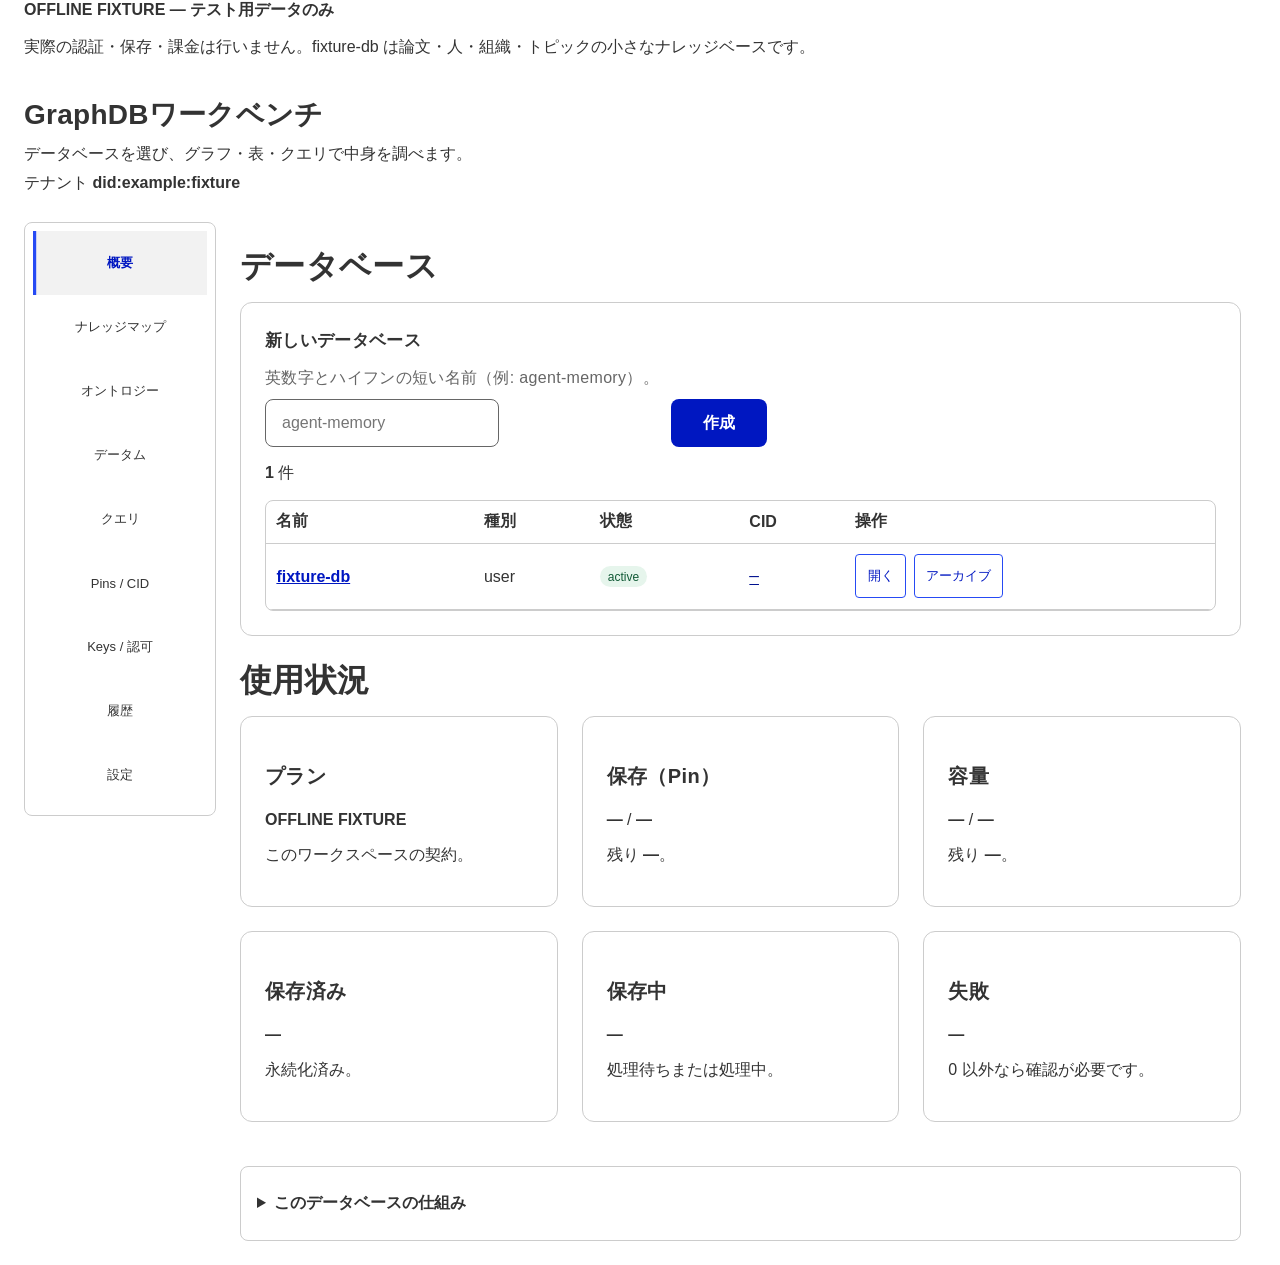
<file: examples/graph.html>
<!DOCTYPE html>
<html lang="ja">
  <head><meta charset="utf-8"><meta name="viewport" content="width=device-width, initial-scale=1, viewport-fit=cover"><meta name="color-scheme" content="light dark"><meta name="theme-color" content="#ffffff" media="(prefers-color-scheme: light)"><meta name="theme-color" content="#1a1a1a" media="(prefers-color-scheme: dark)"><title>Offline GraphDB component fixture</title><style>/* jp-go-digital-design-system — vendored CSS
 * Source: https://github.com/digital-go-jp/design-system-example-components-html
 * Upstream commit: 3b34f4c3553fa3bee90bfd8b6fe962ac3055107d — MIT License, Copyright (c) 2025 デジタル庁
 * Generated by scripts/vendor.cljk — DO NOT EDIT BY HAND (re-vendor instead). */
:root {
  --color-primitive-blue-50: #e8f1fe;
  --color-primitive-blue-100: #d9e6ff;
  --color-primitive-blue-200: #c5d7fb;
  --color-primitive-blue-300: #9db7f9;
  --color-primitive-blue-400: #7096f8;
  --color-primitive-blue-500: #4979f5;
  --color-primitive-blue-600: #3460fb;
  --color-primitive-blue-700: #264af4;
  --color-primitive-blue-800: #0031d8;
  --color-primitive-blue-900: #0017c1;
  --color-primitive-blue-1000: #00118f;
  --color-primitive-blue-1100: #000071;
  --color-primitive-blue-1200: #000060;
  --color-primitive-light-blue-50: #f0f9ff;
  --color-primitive-light-blue-100: #dcf0ff;
  --color-primitive-light-blue-200: #c0e4ff;
  --color-primitive-light-blue-300: #97d3ff;
  --color-primitive-light-blue-400: #57b8ff;
  --color-primitive-light-blue-500: #39abff;
  --color-primitive-light-blue-600: #008bf2;
  --color-primitive-light-blue-700: #0877d7;
  --color-primitive-light-blue-800: #0066be;
  --color-primitive-light-blue-900: #0055ad;
  --color-primitive-light-blue-1000: #00428c;
  --color-primitive-light-blue-1100: #00316a;
  --color-primitive-light-blue-1200: #00234b;
  --color-primitive-cyan-50: #e9f7f9;
  --color-primitive-cyan-100: #c8f8ff;
  --color-primitive-cyan-200: #99f2ff;
  --color-primitive-cyan-300: #79e2f2;
  --color-primitive-cyan-400: #2bc8e4;
  --color-primitive-cyan-500: #01b7d6;
  --color-primitive-cyan-600: #00a3bf;
  --color-primitive-cyan-700: #008da6;
  --color-primitive-cyan-800: #008299;
  --color-primitive-cyan-900: #006f83;
  --color-primitive-cyan-1000: #006173;
  --color-primitive-cyan-1100: #004c59;
  --color-primitive-cyan-1200: #003741;
  --color-primitive-green-50: #e6f5ec;
  --color-primitive-green-100: #c2e5d1;
  --color-primitive-green-200: #9bd4b5;
  --color-primitive-green-300: #71c598;
  --color-primitive-green-400: #51b883;
  --color-primitive-green-500: #2cac6e;
  --color-primitive-green-600: #259d63;
  --color-primitive-green-700: #1d8b56;
  --color-primitive-green-800: #197a4b;
  --color-primitive-green-900: #115a36;
  --color-primitive-green-1000: #0c472a;
  --color-primitive-green-1100: #08351f;
  --color-primitive-green-1200: #032213;
  --color-primitive-lime-50: #ebfad9;
  --color-primitive-lime-100: #d0f5a2;
  --color-primitive-lime-200: #c0f354;
  --color-primitive-lime-300: #ade830;
  --color-primitive-lime-400: #9ddd15;
  --color-primitive-lime-500: #8cc80c;
  --color-primitive-lime-600: #7eb40d;
  --color-primitive-lime-700: #6fa104;
  --color-primitive-lime-800: #618e00;
  --color-primitive-lime-900: #507500;
  --color-primitive-lime-1000: #3e5a00;
  --color-primitive-lime-1100: #2c4100;
  --color-primitive-lime-1200: #1e2d00;
  --color-primitive-yellow-50: #fbf5e0;
  --color-primitive-yellow-100: #fff0b3;
  --color-primitive-yellow-200: #ffe380;
  --color-primitive-yellow-300: #ffd43d;
  --color-primitive-yellow-400: #ffc700;
  --color-primitive-yellow-500: #ebb700;
  --color-primitive-yellow-600: #d2a400;
  --color-primitive-yellow-700: #b78f00;
  --color-primitive-yellow-800: #a58000;
  --color-primitive-yellow-900: #927200;
  --color-primitive-yellow-1000: #806300;
  --color-primitive-yellow-1100: #6e5600;
  --color-primitive-yellow-1200: #604b00;
  --color-primitive-orange-50: #ffeee2;
  --color-primitive-orange-100: #ffdfca;
  --color-primitive-orange-200: #ffc199;
  --color-primitive-orange-300: #ffa66d;
  --color-primitive-orange-400: #ff8d44;
  --color-primitive-orange-500: #ff7628;
  --color-primitive-orange-600: #fb5b01;
  --color-primitive-orange-700: #e25100;
  --color-primitive-orange-800: #c74700;
  --color-primitive-orange-900: #ac3e00;
  --color-primitive-orange-1000: #8b3200;
  --color-primitive-orange-1100: #6d2700;
  --color-primitive-orange-1200: #541e00;
  --color-primitive-red-50: #fdeeee;
  --color-primitive-red-100: #ffdada;
  --color-primitive-red-200: #ffbbbb;
  --color-primitive-red-300: #ff9696;
  --color-primitive-red-400: #ff7171;
  --color-primitive-red-500: #ff5454;
  --color-primitive-red-600: #fe3939;
  --color-primitive-red-700: #fa0000;
  --color-primitive-red-800: #ec0000;
  --color-primitive-red-900: #ce0000;
  --color-primitive-red-1000: #a90000;
  --color-primitive-red-1100: #850000;
  --color-primitive-red-1200: #620000;
  --color-primitive-magenta-50: #f3e5f4;
  --color-primitive-magenta-100: #ffd0ff;
  --color-primitive-magenta-200: #ffaeff;
  --color-primitive-magenta-300: #ff8eff;
  --color-primitive-magenta-400: #f661f6;
  --color-primitive-magenta-500: #f137f1;
  --color-primitive-magenta-600: #db00db;
  --color-primitive-magenta-700: #c000c0;
  --color-primitive-magenta-800: #aa00aa;
  --color-primitive-magenta-900: #8b008b;
  --color-primitive-magenta-1000: #6c006c;
  --color-primitive-magenta-1100: #500050;
  --color-primitive-magenta-1200: #3b003b;
  --color-primitive-purple-50: #f1eafa;
  --color-primitive-purple-100: #ecddff;
  --color-primitive-purple-200: #ddc2ff;
  --color-primitive-purple-300: #cda6ff;
  --color-primitive-purple-400: #bb87ff;
  --color-primitive-purple-500: #a565f8;
  --color-primitive-purple-600: #8843e1;
  --color-primitive-purple-700: #6f23d0;
  --color-primitive-purple-800: #5c10be;
  --color-primitive-purple-900: #5109ad;
  --color-primitive-purple-1000: #41048e;
  --color-primitive-purple-1100: #30016c;
  --color-primitive-purple-1200: #21004b;
  --color-neutral-white: #ffffff;
  --color-neutral-black: #000000;
  --color-neutral-solid-gray-50: #f2f2f2;
  --color-neutral-solid-gray-100: #e6e6e6;
  --color-neutral-solid-gray-200: #cccccc;
  --color-neutral-solid-gray-300: #b3b3b3;
  --color-neutral-solid-gray-400: #999999;
  --color-neutral-solid-gray-420: #949494;
  --color-neutral-solid-gray-500: #7f7f7f;
  --color-neutral-solid-gray-536: #767676;
  --color-neutral-solid-gray-600: #666666;
  --color-neutral-solid-gray-700: #4d4d4d;
  --color-neutral-solid-gray-800: #333333;
  --color-neutral-solid-gray-900: #1a1a1a;
  --color-neutral-opacity-gray-50: rgba(0, 0, 0, 0.05);
  --color-neutral-opacity-gray-100: rgba(0, 0, 0, 0.1);
  --color-neutral-opacity-gray-200: rgba(0, 0, 0, 0.2);
  --color-neutral-opacity-gray-300: rgba(0, 0, 0, 0.3);
  --color-neutral-opacity-gray-400: rgba(0, 0, 0, 0.4);
  --color-neutral-opacity-gray-420: rgba(0, 0, 0, 0.42);
  --color-neutral-opacity-gray-500: rgba(0, 0, 0, 0.5);
  --color-neutral-opacity-gray-536: rgba(0, 0, 0, 0.54);
  --color-neutral-opacity-gray-600: rgba(0, 0, 0, 0.6);
  --color-neutral-opacity-gray-700: rgba(0, 0, 0, 0.7);
  --color-neutral-opacity-gray-800: rgba(0, 0, 0, 0.8);
  --color-neutral-opacity-gray-900: rgba(0, 0, 0, 0.9);
  --font-family-sans:
    "Noto Sans JP", -apple-system, BlinkMacSystemFont, sans-serif;
  --font-family-mono: "Noto Sans Mono", monospace;
  --elevation-1:
    0 2px 8px 1px rgba(0, 0, 0, 0.1), 0 1px 5px 0 rgba(0, 0, 0, 0.3);
  --elevation-2:
    0 2px 12px 2px rgba(0, 0, 0, 0.1), 0 1px 6px 0 rgba(0, 0, 0, 0.3);
  --elevation-3:
    0 4px 16px 3px rgba(0, 0, 0, 0.1), 0 1px 6px 0 rgba(0, 0, 0, 0.3);
  --elevation-4:
    0 6px 20px 4px rgba(0, 0, 0, 0.1), 0 2px 6px 0 rgba(0, 0, 0, 0.3);
  --elevation-5:
    0 8px 24px 5px rgba(0, 0, 0, 0.1), 0 2px 10px 0 rgba(0, 0, 0, 0.3);
  --elevation-6:
    0 10px 30px 6px rgba(0, 0, 0, 0.1), 0 3px 12px 0 rgba(0, 0, 0, 0.3);
  --elevation-7:
    0 12px 36px 7px rgba(0, 0, 0, 0.1), 0 3px 14px 0 rgba(0, 0, 0, 0.3);
  --elevation-8:
    0 14px 40px 7px rgba(0, 0, 0, 0.1), 0 3px 16px 0 rgba(0, 0, 0, 0.3);
  --color-semantic-success-1: var(--color-primitive-green-600);
  --color-semantic-success-2: var(--color-primitive-green-800);
  --color-semantic-error-1: var(--color-primitive-red-800);
  --color-semantic-error-2: var(--color-primitive-red-900);
  --color-semantic-warning-yellow-1: var(--color-primitive-yellow-700);
  --color-semantic-warning-yellow-2: var(--color-primitive-yellow-900);
  --color-semantic-warning-orange-1: var(--color-primitive-orange-600);
  --color-semantic-warning-orange-2: var(--color-primitive-orange-800);
  --color-key-50: var(--color-primitive-blue-50);
  --color-key-100: var(--color-primitive-blue-100);
  --color-key-200: var(--color-primitive-blue-200);
  --color-key-300: var(--color-primitive-blue-300);
  --color-key-400: var(--color-primitive-blue-400);
  --color-key-500: var(--color-primitive-blue-500);
  --color-key-600: var(--color-primitive-blue-600);
  --color-key-700: var(--color-primitive-blue-700);
  --color-key-800: var(--color-primitive-blue-800);
  --color-key-900: var(--color-primitive-blue-900);
  --color-key-1000: var(--color-primitive-blue-1000);
  --color-key-1100: var(--color-primitive-blue-1100);
  --color-key-1200: var(--color-primitive-blue-1200);
}

html {
  scrollbar-gutter: stable;
  font-family: var(--font-family-sans);
}

html:has(:modal) {
  overflow: clip;
  scrollbar-gutter: auto;
}

body:has(:modal) {
  overflow: auto;
  scrollbar-gutter: stable;
}

:where(a):any-link {
  color: var(--color-primitive-blue-1000);
  text-decoration: underline;
  text-decoration-thickness: calc(1 / 16 * 1rem);
  text-underline-offset: calc(3 / 16 * 1rem);
}

:where(a):visited {
  color: var(--color-primitive-magenta-900);
}

@media (hover: hover) {
  :where(a):hover {
    color: var(--color-primitive-blue-900);
    text-decoration-thickness: calc(3 / 16 * 1rem);
  }
}

:where(a):active {
  color: var(--color-primitive-orange-800);
  text-decoration-thickness: calc(1 / 16 * 1rem);
}

:focus-visible {
  outline: calc(4 / 16 * 1rem) solid var(--color-neutral-black);
  outline-offset: calc(2 / 16 * 1rem);
  border-radius: calc(4 / 16 * 1rem);
  box-shadow: 0 0 0 calc(2 / 16 * 1rem) var(--color-primitive-yellow-300);
}

.dads-u-visually-hidden {
  clip: rect(0 0 0 0) !important;
  clip-path: inset(50%) !important;
  height: 1px !important;
  overflow: hidden !important;
  position: absolute !important;
  white-space: nowrap !important;
  width: 1px !important;
}

:where(.dads-u-focus-outline):focus-visible {
  outline: calc(4 / 16 * 1rem) solid var(--color-neutral-black) !important;
  outline-offset: calc(2 / 16 * 1rem) !important;
  border-radius: calc(4 / 16 * 1rem) !important;
  background-color: var(--color-primitive-yellow-300) !important;
  box-shadow: 0 0 0 calc(2 / 16 * 1rem) var(--color-primitive-yellow-300) !important;
}

@supports selector(:has(*)) {
  :where(.dads-u-focus-within-outline):focus-visible,
  :where(.dads-u-focus-within-outline):has(:focus-visible) {
    outline: calc(4 / 16 * 1rem) solid var(--color-neutral-black) !important;
    outline-offset: calc(2 / 16 * 1rem) !important;
    border-radius: calc(4 / 16 * 1rem) !important;
    background-color: var(--color-primitive-yellow-300) !important;
    box-shadow: 0 0 0 calc(2 / 16 * 1rem) var(--color-primitive-yellow-300) !important;
  }
}
@supports not selector(:has(*)) {
  :where(.dads-u-focus-within-outline):focus-within {
    outline: calc(4 / 16 * 1rem) solid var(--color-neutral-black) !important;
    outline-offset: calc(2 / 16 * 1rem) !important;
    border-radius: calc(4 / 16 * 1rem) !important;
    background-color: var(--color-primitive-yellow-300) !important;
    box-shadow: 0 0 0 calc(2 / 16 * 1rem) var(--color-primitive-yellow-300) !important;
  }
}

.dads-u-dsp-64B-140 {
  font-weight: bold !important;
  font-size: calc(64 / 16 * 1rem) !important;
  line-height: 1.4 !important;
  letter-spacing: 0 !important;
}

.dads-u-dsp-57B-140 {
  font-weight: bold !important;
  font-size: calc(57 / 16 * 1rem) !important;
  line-height: 1.4 !important;
  letter-spacing: 0 !important;
}

.dads-u-dsp-48B-140 {
  font-weight: bold !important;
  font-size: calc(48 / 16 * 1rem) !important;
  line-height: 1.4 !important;
  letter-spacing: 0 !important;
}

.dads-u-dsp-64N-140 {
  font-weight: normal !important;
  font-size: calc(64 / 16 * 1rem) !important;
  line-height: 1.4 !important;
  letter-spacing: 0 !important;
}

.dads-u-dsp-57N-140 {
  font-weight: normal !important;
  font-size: calc(57 / 16 * 1rem) !important;
  line-height: 1.4 !important;
  letter-spacing: 0 !important;
}

.dads-u-dsp-48N-140 {
  font-weight: normal !important;
  font-size: calc(48 / 16 * 1rem) !important;
  line-height: 1.4 !important;
  letter-spacing: 0 !important;
}

.dads-u-std-45B-140 {
  font-weight: bold !important;
  font-size: calc(45 / 16 * 1rem) !important;
  line-height: 1.4 !important;
  letter-spacing: 0 !important;
}

.dads-u-std-36B-140 {
  font-weight: bold !important;
  font-size: calc(36 / 16 * 1rem) !important;
  line-height: 1.4 !important;
  letter-spacing: 0.01em !important;
}

.dads-u-std-32B-150 {
  font-weight: bold !important;
  font-size: calc(32 / 16 * 1rem) !important;
  line-height: 1.5 !important;
  letter-spacing: 0.01em !important;
}

.dads-u-std-28B-150 {
  font-weight: bold !important;
  font-size: calc(28 / 16 * 1rem) !important;
  line-height: 1.5 !important;
  letter-spacing: 0.01em !important;
}

.dads-u-std-26B-150 {
  font-weight: bold !important;
  font-size: calc(26 / 16 * 1rem) !important;
  line-height: 1.5 !important;
  letter-spacing: 0.02em !important;
}

.dads-u-std-24B-150 {
  font-weight: bold !important;
  font-size: calc(24 / 16 * 1rem) !important;
  line-height: 1.5 !important;
  letter-spacing: 0.02em !important;
}

.dads-u-std-22B-150 {
  font-weight: bold !important;
  font-size: calc(22 / 16 * 1rem) !important;
  line-height: 1.5 !important;
  letter-spacing: 0.02em !important;
}

.dads-u-std-20B-150 {
  font-weight: bold !important;
  font-size: calc(20 / 16 * 1rem) !important;
  line-height: 1.5 !important;
  letter-spacing: 0.02em !important;
}

.dads-u-std-18B-160 {
  font-weight: bold !important;
  font-size: calc(18 / 16 * 1rem) !important;
  line-height: 1.6 !important;
  letter-spacing: 0.02em !important;
}

.dads-u-std-17B-170 {
  font-weight: bold !important;
  font-size: calc(17 / 16 * 1rem) !important;
  line-height: 1.7 !important;
  letter-spacing: 0.02em !important;
}

.dads-u-std-16B-170 {
  font-weight: bold !important;
  font-size: calc(16 / 16 * 1rem) !important;
  line-height: 1.7 !important;
  letter-spacing: 0.02em !important;
}

.dads-u-std-16B-175 {
  font-weight: bold !important;
  font-size: calc(16 / 16 * 1rem) !important;
  line-height: 1.75 !important;
  letter-spacing: 0.02em !important;
}

.dads-u-std-45N-140 {
  font-weight: normal !important;
  font-size: calc(45 / 16 * 1rem) !important;
  line-height: 1.4 !important;
  letter-spacing: 0 !important;
}

.dads-u-std-36N-140 {
  font-weight: normal !important;
  font-size: calc(36 / 16 * 1rem) !important;
  line-height: 1.4 !important;
  letter-spacing: 0.01em !important;
}

.dads-u-std-32N-150 {
  font-weight: normal !important;
  font-size: calc(32 / 16 * 1rem) !important;
  line-height: 1.5 !important;
  letter-spacing: 0.01em !important;
}

.dads-u-std-28N-150 {
  font-weight: normal !important;
  font-size: calc(28 / 16 * 1rem) !important;
  line-height: 1.5 !important;
  letter-spacing: 0.01em !important;
}

.dads-u-std-26N-150 {
  font-weight: normal !important;
  font-size: calc(26 / 16 * 1rem) !important;
  line-height: 1.5 !important;
  letter-spacing: 0.02em !important;
}

.dads-u-std-24N-150 {
  font-weight: normal !important;
  font-size: calc(24 / 16 * 1rem) !important;
  line-height: 1.5 !important;
  letter-spacing: 0.02em !important;
}

.dads-u-std-22N-150 {
  font-weight: normal !important;
  font-size: calc(22 / 16 * 1rem) !important;
  line-height: 1.5 !important;
  letter-spacing: 0.02em !important;
}

.dads-u-std-20N-150 {
  font-weight: normal !important;
  font-size: calc(20 / 16 * 1rem) !important;
  line-height: 1.5 !important;
  letter-spacing: 0.02em !important;
}

.dads-u-std-18N-160 {
  font-weight: normal !important;
  font-size: calc(18 / 16 * 1rem) !important;
  line-height: 1.6 !important;
  letter-spacing: 0.02em !important;
}

.dads-u-std-17N-170 {
  font-weight: normal !important;
  font-size: calc(17 / 16 * 1rem) !important;
  line-height: 1.7 !important;
  letter-spacing: 0.02em !important;
}

.dads-u-std-16N-170 {
  font-weight: normal !important;
  font-size: calc(16 / 16 * 1rem) !important;
  line-height: 1.7 !important;
  letter-spacing: 0.02em !important;
}

.dads-u-std-16N-175 {
  font-weight: normal !important;
  font-size: calc(16 / 16 * 1rem) !important;
  line-height: 1.75 !important;
  letter-spacing: 0.02em !important;
}

.dads-u-dns-17B-130 {
  font-weight: bold !important;
  font-size: calc(17 / 16 * 1rem) !important;
  line-height: 1.3 !important;
  letter-spacing: 0 !important;
}

.dads-u-dns-17B-120 {
  font-weight: bold !important;
  font-size: calc(17 / 16 * 1rem) !important;
  line-height: 1.2 !important;
  letter-spacing: 0 !important;
}

.dads-u-dns-16B-130 {
  font-weight: bold !important;
  font-size: calc(16 / 16 * 1rem) !important;
  line-height: 1.3 !important;
  letter-spacing: 0 !important;
}

.dads-u-dns-16B-120 {
  font-weight: bold !important;
  font-size: calc(16 / 16 * 1rem) !important;
  line-height: 1.2 !important;
  letter-spacing: 0 !important;
}

.dads-u-dns-14B-130 {
  font-weight: bold !important;
  font-size: calc(14 / 16 * 1rem) !important;
  line-height: 1.3 !important;
  letter-spacing: 0 !important;
}

.dads-u-dns-14B-120 {
  font-weight: bold !important;
  font-size: calc(14 / 16 * 1rem) !important;
  line-height: 1.2 !important;
  letter-spacing: 0 !important;
}

.dads-u-dns-17N-130 {
  font-weight: normal !important;
  font-size: calc(17 / 16 * 1rem) !important;
  line-height: 1.3 !important;
  letter-spacing: 0 !important;
}

.dads-u-dns-17N-120 {
  font-weight: normal !important;
  font-size: calc(17 / 16 * 1rem) !important;
  line-height: 1.2 !important;
  letter-spacing: 0 !important;
}

.dads-u-dns-16N-130 {
  font-weight: normal !important;
  font-size: calc(16 / 16 * 1rem) !important;
  line-height: 1.3 !important;
  letter-spacing: 0 !important;
}

.dads-u-dns-16N-120 {
  font-weight: normal !important;
  font-size: calc(16 / 16 * 1rem) !important;
  line-height: 1.2 !important;
  letter-spacing: 0 !important;
}

.dads-u-dns-14N-130 {
  font-weight: normal !important;
  font-size: calc(14 / 16 * 1rem) !important;
  line-height: 1.3 !important;
  letter-spacing: 0 !important;
}

.dads-u-dns-14N-120 {
  font-weight: normal !important;
  font-size: calc(14 / 16 * 1rem) !important;
  line-height: 1.2 !important;
  letter-spacing: 0 !important;
}

.dads-u-oln-17B-100 {
  font-weight: bold !important;
  font-size: calc(17 / 16 * 1rem) !important;
  line-height: 1 !important;
  letter-spacing: 0.02em !important;
}

.dads-u-oln-16B-100 {
  font-weight: bold !important;
  font-size: calc(16 / 16 * 1rem) !important;
  line-height: 1 !important;
  letter-spacing: 0.02em !important;
}

.dads-u-oln-14B-100 {
  font-weight: bold !important;
  font-size: calc(14 / 16 * 1rem) !important;
  line-height: 1 !important;
  letter-spacing: 0.02em !important;
}

.dads-u-oln-17N-100 {
  font-weight: normal !important;
  font-size: calc(17 / 16 * 1rem) !important;
  line-height: 1 !important;
  letter-spacing: 0.02em !important;
}

.dads-u-oln-16N-100 {
  font-weight: normal !important;
  font-size: calc(16 / 16 * 1rem) !important;
  line-height: 1 !important;
  letter-spacing: 0.02em !important;
}

.dads-u-oln-14N-100 {
  font-weight: normal !important;
  font-size: calc(14 / 16 * 1rem) !important;
  line-height: 1 !important;
  letter-spacing: 0.02em !important;
}

.dads-u-mono-17B-150 {
  font-weight: bold !important;
  font-size: calc(17 / 16 * 1rem) !important;
  line-height: 1.5 !important;
  font-family: var(--font-family-mono) !important;
  letter-spacing: 0 !important;
}

.dads-u-mono-16B-150 {
  font-weight: bold !important;
  font-size: calc(16 / 16 * 1rem) !important;
  line-height: 1.5 !important;
  font-family: var(--font-family-mono) !important;
  letter-spacing: 0 !important;
}

.dads-u-mono-14B-150 {
  font-weight: bold !important;
  font-size: calc(14 / 16 * 1rem) !important;
  line-height: 1.5 !important;
  font-family: var(--font-family-mono) !important;
  letter-spacing: 0 !important;
}

.dads-u-mono-17N-150 {
  font-weight: normal !important;
  font-size: calc(17 / 16 * 1rem) !important;
  line-height: 1.5 !important;
  font-family: var(--font-family-mono) !important;
  letter-spacing: 0 !important;
}

.dads-u-mono-16N-150 {
  font-weight: normal !important;
  font-size: calc(16 / 16 * 1rem) !important;
  line-height: 1.5 !important;
  font-family: var(--font-family-mono) !important;
  letter-spacing: 0 !important;
}

.dads-u-mono-14N-150 {
  font-weight: normal !important;
  font-size: calc(14 / 16 * 1rem) !important;
  line-height: 1.5 !important;
  font-family: var(--font-family-mono) !important;
  letter-spacing: 0 !important;
}
/* --- component: button --- */
.dads-button {
  --button-color: var(--color-key-900);
  --button-hover-color: var(--color-key-1000);
  --button-active-color: var(--color-key-1200);
  --button-outline-hover-bg-color: var(--color-key-200);
  --button-outline-active-bg-color: var(--color-key-300);
  display: flex;
  align-items: center;
  justify-content: center;
  column-gap: calc(4 / 16 * 1rem);
  box-sizing: border-box;
  width: fit-content;
  max-width: 100%;
  font-weight: bold;
  font-size: calc(16 / 16 * 1rem);
  line-height: 1;
  font-family: var(--font-family-sans);
  letter-spacing: 0.02em;
  text-decoration: none;
  text-underline-offset: calc(3 / 16 * 1rem);
}

.dads-button:disabled,
.dads-button[aria-disabled="true"] {
  cursor: default;
}

.dads-button[data-type="solid-fill"] {
  border: 4px double transparent;
  background-color: var(--button-color);
  color: var(--color-neutral-white);
}

@media (hover: hover) {
  .dads-button[data-type="solid-fill"]:hover {
    background-color: var(--button-hover-color);
    text-decoration: underline;
    text-decoration-thickness: calc(1 / 16 * 1rem);
  }
}

.dads-button[data-type="solid-fill"]:active {
  background-color: var(--button-active-color);
  text-decoration: underline;
}

.dads-button[data-type="solid-fill"]:focus-visible {
  outline: calc(4 / 16 * 1rem) solid var(--color-neutral-black);
  outline-offset: calc(2 / 16 * 1rem);
  box-shadow: 0 0 0 calc(2 / 16 * 1rem) var(--color-primitive-yellow-300);
}

.dads-button[data-type="solid-fill"]:disabled,
.dads-button[data-type="solid-fill"][aria-disabled="true"] {
  background-color: var(--color-neutral-solid-gray-300);
  color: var(--color-neutral-solid-gray-50);
  text-decoration: none;
}

@media (forced-colors: active) {
  .dads-button[data-type="solid-fill"]:disabled,
  .dads-button[data-type="solid-fill"][aria-disabled="true"] {
    border-color: GrayText;
    color: GrayText;
  }
}

.dads-button[data-type="outline"] {
  border: 1px solid currentcolor;
  background-color: var(--color-neutral-white);
  color: var(--button-color);
}

@media (hover: hover) {
  .dads-button[data-type="outline"]:hover {
    background-color: var(--button-outline-hover-bg-color);
    color: var(--button-hover-color);
    text-decoration: underline;
    text-decoration-thickness: calc(1 / 16 * 1rem);
  }
}

.dads-button[data-type="outline"]:active {
  background-color: var(--button-outline-active-bg-color);
  color: var(--button-active-color);
  text-decoration: underline;
}

.dads-button[data-type="outline"]:focus-visible {
  outline: calc(4 / 16 * 1rem) solid var(--color-neutral-black);
  outline-offset: calc(2 / 16 * 1rem);
  box-shadow: 0 0 0 calc(2 / 16 * 1rem) var(--color-primitive-yellow-300);
}

.dads-button[data-type="outline"]:disabled,
.dads-button[data-type="outline"][aria-disabled="true"] {
  background-color: var(--color-neutral-white);
  color: var(--color-neutral-solid-gray-300);
  text-decoration: none;
}

@media (forced-colors: active) {
  .dads-button[data-type="outline"]:disabled,
  .dads-button[data-type="outline"][aria-disabled="true"] {
    border-color: GrayText;
    color: GrayText;
  }
}

.dads-button[data-type="text"] {
  border: 0;
  background-color: transparent;
  color: var(--button-color);
  text-decoration: underline;
  text-decoration-thickness: calc(1 / 16 * 1rem);
}

@media (hover: hover) {
  .dads-button[data-type="text"]:hover {
    background-color: var(--color-key-50);
    color: var(--button-hover-color);
    text-decoration-thickness: calc(3 / 16 * 1rem);
  }
}

.dads-button[data-type="text"]:active {
  background-color: var(--color-key-100);
  color: var(--button-active-color);
}

.dads-button[data-type="text"]:focus-visible {
  outline: calc(4 / 16 * 1rem) solid var(--color-neutral-black);
  outline-offset: calc(2 / 16 * 1rem);
  background-color: var(--color-primitive-yellow-300);
  box-shadow: 0 0 0 calc(2 / 16 * 1rem) var(--color-primitive-yellow-300);
}

.dads-button[data-type="text"]:disabled,
.dads-button[data-type="text"][aria-disabled="true"] {
  background-color: transparent;
  color: var(--color-neutral-solid-gray-300);
  text-decoration-thickness: revert;
}

@media (forced-colors: active) {
  .dads-button[data-type="text"]:disabled,
  .dads-button[data-type="text"][aria-disabled="true"] {
    color: GrayText;
  }
}

.dads-button[data-size="lg"] {
  min-width: calc(136 / 16 * 1rem);
  min-height: calc(56 / 16 * 1rem);
  border-radius: calc(8 / 16 * 1rem);
  padding: calc(12 / 16 * 1rem) calc(16 / 16 * 1rem);
}

.dads-button[data-size="md"] {
  min-width: calc(96 / 16 * 1rem);
  min-height: calc(48 / 16 * 1rem);
  border-radius: calc(8 / 16 * 1rem);
  padding: calc(8 / 16 * 1rem) calc(16 / 16 * 1rem);
}

.dads-button[data-size="sm"] {
  position: relative;
  min-width: calc(80 / 16 * 1rem);
  min-height: calc(36 / 16 * 1rem);
  border-radius: calc(6 / 16 * 1rem);
  padding: calc(2 / 16 * 1rem) calc(12 / 16 * 1rem);
}

.dads-button[data-size="sm"]::after {
  content: "";
  position: absolute;
  inset: 0;
  margin: auto;
  height: calc(44 / 16 * 1rem);
}

.dads-button[data-size="xs"] {
  position: relative;
  min-width: calc(72 / 16 * 1rem);
  min-height: calc(28 / 16 * 1rem);
  border-radius: calc(4 / 16 * 1rem);
  padding: calc(2 / 16 * 1rem) calc(8 / 16 * 1rem);
  font-size: calc(14 / 16 * 1rem);
}

.dads-button[data-size="xs"]::after {
  content: "";
  position: absolute;
  inset: 0;
  margin: auto;
  height: calc(44 / 16 * 1rem);
}

.dads-button__icon {
  flex-shrink: 0;
}
/* --- component: heading --- */
.dads-heading {
  color: var(--color-neutral-solid-gray-800);
  font-family: var(--font-family-sans);
}

.dads-heading[data-size="64"] {
  --_shoulder-size: calc(28 / 16 * 1rem);
  --_shoulder-line-height: 1.5;
  --_shoulder-letter-spacing: 0.01em;
  font-weight: bold;
  font-size: calc(64 / 16 * 1rem);
  line-height: 1.4;
  letter-spacing: 0;
}

.dads-heading[data-size="57"] {
  --_shoulder-size: calc(24 / 16 * 1rem);
  --_shoulder-line-height: 1.5;
  --_shoulder-letter-spacing: 0.02em;
  font-weight: bold;
  font-size: calc(57 / 16 * 1rem);
  line-height: 1.4;
  letter-spacing: 0;
}

.dads-heading[data-size="45"] {
  --_shoulder-size: calc(22 / 16 * 1rem);
  --_shoulder-line-height: 1.5;
  --_shoulder-letter-spacing: 0.02em;
  font-weight: bold;
  font-size: calc(45 / 16 * 1rem);
  line-height: 1.4;
  letter-spacing: 0;
}

.dads-heading[data-size="36"] {
  --_shoulder-size: calc(20 / 16 * 1rem);
  --_shoulder-line-height: 1.5;
  --_shoulder-letter-spacing: 0.02em;
  font-weight: bold;
  font-size: calc(36 / 16 * 1rem);
  line-height: 1.4;
  letter-spacing: 0.01em;
}

.dads-heading[data-size="32"] {
  --_shoulder-size: calc(18 / 16 * 1rem);
  --_shoulder-line-height: 1.6;
  --_shoulder-letter-spacing: 0.02em;
  font-weight: bold;
  font-size: calc(32 / 16 * 1rem);
  line-height: 1.5;
  letter-spacing: 0.01em;
}

.dads-heading[data-size="28"] {
  --_shoulder-size: calc(16 / 16 * 1rem);
  --_shoulder-line-height: 1.7;
  --_shoulder-letter-spacing: 0.02em;
  font-weight: bold;
  font-size: calc(28 / 16 * 1rem);
  line-height: 1.5;
  letter-spacing: 0.01em;
}

.dads-heading[data-size="24"] {
  --_shoulder-size: calc(16 / 16 * 1rem);
  --_shoulder-line-height: 1.7;
  --_shoulder-letter-spacing: 0.02em;
  font-weight: bold;
  font-size: calc(24 / 16 * 1rem);
  line-height: 1.5;
  letter-spacing: 0.02em;
}

.dads-heading[data-size="20"] {
  --_shoulder-size: calc(16 / 16 * 1rem);
  --_shoulder-line-height: 1.7;
  --_shoulder-letter-spacing: 0.02em;
  font-weight: bold;
  font-size: calc(20 / 16 * 1rem);
  line-height: 1.5;
  letter-spacing: 0.02em;
}

.dads-heading[data-size="18"] {
  --_shoulder-size: calc(16 / 16 * 1rem);
  --_shoulder-line-height: 1.7;
  --_shoulder-letter-spacing: 0.02em;
  font-weight: bold;
  font-size: calc(18 / 16 * 1rem);
  line-height: 1.6;
  letter-spacing: 0.02em;
}

.dads-heading[data-size="16"] {
  --_shoulder-size: calc(16 / 16 * 1rem);
  --_shoulder-line-height: 1.7;
  --_shoulder-letter-spacing: 0.02em;
  font-weight: bold;
  font-size: calc(16 / 16 * 1rem);
  line-height: 1.7;
  letter-spacing: 0.02em;
}

.dads-heading[data-chip] {
  position: relative;
  padding-left: calc(1em / 3 + 0.5em);
}

.dads-heading[data-chip]::before {
  position: absolute;
  top: 0.2em;
  bottom: 0.1em;
  left: 0;
  width: calc(1em / 3);
  background-color: var(--color-key-900);
  content: "";
}

@supports (top: 1lh) {
  .dads-heading[data-chip]::before {
    top: calc(0.5lh - 0.45em);
    bottom: calc(0.5lh - 0.55em);
  }
}

.dads-heading[data-chip]:has(.dads-heading__shoulder)::before {
  top: calc((var(--_shoulder-size) * (var(--_shoulder-line-height) - 1)) / 2);
}

@media (forced-colors: active) {
  .dads-heading[data-chip]::before {
    background-color: CanvasText;
  }
}

.dads-heading[data-rule] {
  border-bottom: solid var(--color-key-900);
}

.dads-heading[data-rule="8"] {
  border-bottom-width: calc(8 / 16 * 1rem);
  padding-bottom: calc(32 / 16 * 1rem);
}

.dads-heading[data-rule="6"] {
  border-bottom-width: calc(6 / 16 * 1rem);
  padding-bottom: calc(24 / 16 * 1rem);
}

.dads-heading[data-rule="4"] {
  border-bottom-width: calc(4 / 16 * 1rem);
  padding-bottom: calc(16 / 16 * 1rem);
}

.dads-heading[data-rule="2"] {
  border-bottom-width: calc(2 / 16 * 1rem);
  padding-bottom: calc(8 / 16 * 1rem);
}

.dads-heading__shoulder {
  margin: 0;
  font-weight: bold;
  font-size: var(--_shoulder-size);
  line-height: var(--_shoulder-line-height);
  letter-spacing: var(--_shoulder-letter-spacing);
}

.dads-heading__heading {
  margin: 0;
  font: inherit;
}

.dads-heading__icon {
  margin-right: calc(0.4em - 0.25em);
}

.dads-heading__icon::after {
  content: " ";
}

.dads-heading__icon-svg {
  display: inline-block;
  width: 1.25em;
  height: 1.25em;
  vertical-align: -0.25em;
}
/* --- component: accordion --- */
.dads-accordion {
  --_icon-size: calc(20 / 16 * 1rem);
  border-bottom: 1px solid var(--color-neutral-solid-gray-420);
}

@media (min-width: 48rem) {
  .dads-accordion {
    --_icon-size: calc(32 / 16 * 1rem);
  }
}

.dads-accordion__summary {
  position: relative;
  display: block;
  padding: calc(8 / 16 * 1rem) calc(8 / 16 * 1rem) calc(8 / 16 * 1rem)
    calc(var(--_icon-size) + 0.75rem);
  color: var(--color-neutral-solid-gray-800);
  font-weight: normal;
  font-size: calc(16 / 16 * 1rem);
  line-height: 1.7;
  font-family: var(--font-family-sans);
  letter-spacing: 0.02em;
  cursor: default;
}

.dads-accordion__summary::marker {
  content: "";
}

.dads-accordion__summary::-webkit-details-marker {
  display: none;
}

@media (min-width: 48rem) {
  .dads-accordion__summary {
    padding: calc(16 / 16 * 1rem) calc(16 / 16 * 1rem) calc(16 / 16 * 1rem)
      calc(var(--_icon-size) + calc(20 / 16 * 1rem));
    font-size: calc(18 / 16 * 1rem);
    line-height: 1.6;
  }
}

@media (hover: hover) {
  .dads-accordion__summary:hover:not(:focus-visible) {
    background-color: var(--color-neutral-solid-gray-50);
  }
}

.dads-accordion__summary:focus-visible {
  outline: calc(4 / 16 * 1rem) solid var(--color-neutral-black);
  outline-offset: calc(2 / 16 * 1rem);
  border-radius: calc(4 / 16 * 1rem);
  background-color: var(--color-primitive-yellow-300);
  box-shadow: 0 0 0 calc(2 / 16 * 1rem) var(--color-primitive-yellow-300);
}

.dads-accordion__icon {
  position: absolute;
  top: calc(8 / 16 * 1rem);
  left: calc(2 / 16 * 1rem);
  margin-top: calc((1lh - var(--_icon-size)) / 2);
  display: inline-flex;
  align-items: center;
  justify-content: center;
  box-sizing: border-box;
  width: var(--_icon-size);
  height: var(--_icon-size);
  border-radius: 50%;
  border: 1px solid currentcolor;
  background-color: var(--color-neutral-white);
  color: var(--color-key-1000);
}

@media (min-width: 48rem) {
  .dads-accordion__icon {
    top: calc(14 / 16 * 1rem);
    left: calc(6 / 16 * 1rem);
  }
}

.dads-accordion[open] .dads-accordion__icon {
  transform: rotate(180deg);
}

@media (hover: hover) {
  .dads-accordion__summary:hover .dads-accordion__icon {
    outline: calc(2 / 16 * 1rem) solid currentcolor;
  }
}

.dads-accordion__icon-svg {
  margin-top: calc(2 / 16 * 1rem);
  width: calc(16 / 16 * 1rem);
  height: calc(16 / 16 * 1rem);
  pointer-events: none;
}

@media (min-width: 48rem) {
  .dads-accordion__icon-svg {
    width: auto;
    height: auto;
  }
}

.dads-accordion__summary :is(h1, h2, h3, h4, h5, h6) {
  margin: 0;
  font: inherit;
}

.dads-accordion__content {
  padding: calc(16 / 16 * 1rem) calc(8 / 16 * 1rem) calc(16 / 16 * 1rem)
    calc(var(--_icon-size) + 0.75rem);
}

@media (min-width: 48rem) {
  .dads-accordion__content {
    padding: calc(24 / 16 * 1rem) calc(16 / 16 * 1rem) calc(24 / 16 * 1rem)
      calc(var(--_icon-size) + 1.25rem);
  }
}

.dads-accordion__back-link:any-link {
  display: flex;
  align-items: flex-start;
  gap: calc(6 / 16 * 1rem);
  width: fit-content;
  color: var(--color-primitive-blue-1000);
  text-decoration: underline;
  text-decoration-thickness: calc(1 / 16 * 1rem);
  text-underline-offset: calc(3 / 16 * 1rem);
  text-spacing-trim: trim-start;
}

@media (hover: hover) {
  .dads-accordion__back-link:hover {
    color: var(--color-primitive-blue-900);
    text-decoration-thickness: calc(3 / 16 * 1rem);
  }
}

.dads-accordion__back-link:active {
  color: var(--color-primitive-orange-800);
  text-decoration-thickness: calc(1 / 16 * 1rem);
}

.dads-accordion__back-link:focus-visible {
  outline: calc(4 / 16 * 1rem) solid var(--color-neutral-black);
  outline-offset: calc(2 / 16 * 1rem);
  border-radius: calc(4 / 16 * 1rem);
  background-color: var(--color-primitive-yellow-300);
  box-shadow: 0 0 0 calc(2 / 16 * 1rem) var(--color-primitive-yellow-300);
}

.dads-accordion__back-link-icon {
  margin-top: calc((1lh - 24 / 16 * 1rem) / 2);
  flex-shrink: 0;
}
/* --- component: input-text --- */
.dads-input-text {
  display: block;
  color: var(--color-neutral-solid-gray-800);
  font-weight: normal;
  font-size: calc(16 / 16 * 1rem);
  line-height: 1.7;
  font-family: var(--font-family-sans);
  letter-spacing: 0.02em;
}

.dads-input-text__input {
  box-sizing: border-box;
  max-width: 100%;
  border: 1px solid var(--color-neutral-solid-gray-600);
  background-color: var(--color-neutral-white);
  padding: calc(12 / 16 * 1rem) calc(16 / 16 * 1rem);
  border-radius: calc(8 / 16 * 1rem);
  color: var(--color-neutral-solid-gray-900);
  font: inherit;
  line-height: 1;
}

.dads-input-text__input[data-size="sm"] {
  height: 2.5rem;
}

.dads-input-text__input[data-size="md"] {
  height: 3rem;
}

.dads-input-text__input[data-size="lg"] {
  height: 3.5rem;
}

.dads-input-text__input:read-only:not(:disabled) {
  border-style: dashed;
}

.dads-input-text__input:focus-visible {
  outline: calc(4 / 16 * 1rem) solid var(--color-neutral-black);
  outline-offset: calc(2 / 16 * 1rem);
  box-shadow: 0 0 0 calc(2 / 16 * 1rem) var(--color-primitive-yellow-300);
}

@media (hover: hover) {
  .dads-input-text__input:not(:read-only):hover {
    border-color: var(--color-neutral-black);
  }
}

.dads-input-text__input:is(:user-invalid, [aria-invalid="true"]) {
  border-color: var(--color-semantic-error-1);
}

@media (hover: hover) {
  .dads-input-text__input:is(:user-invalid, [aria-invalid="true"]):hover {
    border-color: var(--color-primitive-red-1000);
  }
}

.dads-input-text__input:is(:disabled, [aria-disabled="true"]),
.dads-input-text__input:is(:disabled, [aria-disabled="true"]):hover {
  border-color: var(--color-neutral-solid-gray-300);
  background-color: var(--color-neutral-solid-gray-50);
  color: var(--color-neutral-solid-gray-420);
}

@media (forced-colors: active) {
  .dads-input-text__input[aria-disabled="true"],
  .dads-input-text__input[aria-disabled="true"]:hover {
    border-color: GrayText;
    color: GrayText;
  }
}

.dads-input-text__error-text {
  margin: calc(8 / 16 * 1rem) 0 0 0;
  display: block;
  color: var(--color-semantic-error-1);
}
/* --- component: textarea --- */
.dads-textarea {
  display: block;
  color: var(--color-neutral-solid-gray-800);
  font-weight: normal;
  font-size: calc(16 / 16 * 1rem);
  line-height: 1.7;
  font-family: var(--font-family-sans);
  letter-spacing: 0.02em;
}

.dads-textarea__textarea {
  display: block;
  box-sizing: border-box;
  max-width: 100%;
  border: 1px solid var(--color-neutral-solid-gray-600);
  background-color: var(--color-neutral-white);
  padding: calc(16 / 16 * 1rem);
  border-radius: calc(8 / 16 * 1rem);
  color: var(--color-neutral-solid-gray-900);
  font: inherit;
  resize: vertical;
}

.dads-textarea__textarea:read-only:not(:disabled) {
  border-style: dashed;
}

.dads-textarea__textarea:focus-visible {
  outline: calc(4 / 16 * 1rem) solid var(--color-neutral-black);
  outline-offset: calc(2 / 16 * 1rem);
  box-shadow: 0 0 0 calc(2 / 16 * 1rem) var(--color-primitive-yellow-300);
}

@media (hover: hover) {
  .dads-textarea__textarea:not(:read-only):hover {
    border-color: var(--color-neutral-black);
  }
}

.dads-textarea__textarea:is(:user-invalid, [aria-invalid="true"]) {
  border-color: var(--color-semantic-error-1);
}

@media (hover: hover) {
  .dads-textarea__textarea:is(:user-invalid, [aria-invalid="true"]):hover {
    border-color: var(--color-primitive-red-1000);
  }
}

.dads-textarea__textarea:is(:disabled, [aria-disabled="true"]),
.dads-textarea__textarea:is(:disabled, [aria-disabled="true"]):hover {
  border-color: var(--color-neutral-solid-gray-300);
  background-color: var(--color-neutral-solid-gray-50);
  color: var(--color-neutral-solid-gray-420);
  resize: none;
}

@media (forced-colors: active) {
  .dads-textarea__textarea[aria-disabled="true"],
  .dads-textarea__textarea[aria-disabled="true"]:hover {
    border-color: GrayText;
    color: GrayText;
  }
}

.dads-textarea__error-text {
  margin: calc(8 / 16 * 1rem) 0 0 0;
  display: block;
  color: var(--color-semantic-error-1);
}

.dads-textarea__counter {
  display: block;
  margin-top: calc(8 / 16 * 1rem);
  color: var(--color-neutral-solid-gray-600);
  font-size: calc(16 / 16 * 1rem);
  line-height: 1;
  letter-spacing: 0.02em;
}

.dads-textarea__counter[data-exceeded] {
  color: var(--color-semantic-error-1);
}
/* --- component: checkbox --- */
.dads-checkbox {
  display: flex;
  align-items: start;
  gap: var(--_gap);
  width: fit-content;
}

.dads-checkbox:has(.dads-checkbox__label:not(:empty)) {
  padding-top: calc(8 / 16 * 1rem);
  padding-bottom: calc(8 / 16 * 1rem);
}

.dads-checkbox[data-size="sm"] {
  --_gap: calc(4 / 16 * 1rem);
  --_checkbox-size: calc(24 / 16 * 1rem);
  --_checkbox-border-width: calc(2 / 16 * 1rem);
  --_checkbox-scale: 1;
  --_label-padding-top: calc(1 / 16 * 1rem);
  --_label-font-size: calc(16 / 16 * 1rem);
}

.dads-checkbox[data-size="md"] {
  --_gap: calc(8 / 16 * 1rem);
  --_checkbox-size: calc(32 / 16 * 1rem);
  --_checkbox-border-width: calc(2 / 16 * 1rem);
  --_checkbox-scale: calc(20 / 14);
  --_label-padding-top: calc(4 / 16 * 1rem);
  --_label-font-size: calc(16 / 16 * 1rem);
}

.dads-checkbox[data-size="lg"] {
  --_gap: calc(8 / 16 * 1rem);
  --_checkbox-size: calc(44 / 16 * 1rem);
  --_checkbox-border-width: calc(3 / 16 * 1rem);
  --_checkbox-scale: calc(27 / 14);
  --_label-padding-top: calc(10 / 16 * 1rem);
  --_label-font-size: calc(17 / 16 * 1rem);
}

.dads-checkbox__checkbox {
  display: flex;
  justify-content: center;
  align-items: center;
  flex-shrink: 0;
  width: var(--_checkbox-size);
  height: var(--_checkbox-size);
  border-radius: 12.5%;
}

@media (hover: hover) {
  .dads-checkbox__checkbox:has(
    :not(:focus, :disabled, [aria-disabled="true"]):hover
  ) {
    background-color: var(--color-neutral-solid-gray-420);
  }
}

.dads-checkbox__input {
  --_base-color: var(--color-neutral-white);
  --_accent-color: var(--color-key-900);
  --_accent-hover-color: var(--color-key-1100);
  --_border-color: var(--color-neutral-solid-gray-600);
  --_border-hover-color: var(--color-neutral-black);
  --_check-color: var(--color-neutral-white);

  margin: 0;
  appearance: none;
  width: 75%;
  height: 75%;
  border-radius: calc(2 / 18 * 100%);
  background-color: var(--_base-color);
  background-clip: padding-box;
  border: var(--_checkbox-border-width) solid var(--_border-color);
}

.dads-checkbox__input:focus {
  outline: calc(4 / 16 * 1rem) solid var(--color-neutral-black);
  outline-offset: calc(2 / 16 * 1rem);
  box-shadow: 0 0 0 calc(2 / 16 * 1rem) var(--color-primitive-yellow-300);
}

@media (hover: hover) {
  .dads-checkbox__input:not(:disabled, [aria-disabled="true"]):hover {
    border-color: var(--_border-hover-color);
  }
}

.dads-checkbox__input:is(:checked, :indeterminate) {
  border-color: var(--_accent-color);
  background-color: var(--_accent-color);
}

@media (hover: hover) {
  .dads-checkbox__input:is(:checked, :indeterminate):not(
    :disabled,
    [aria-disabled="true"]
  ):hover {
    border-color: var(--_accent-hover-color);
    background-color: var(--_accent-hover-color);
  }
}

.dads-checkbox__input::before {
  display: none;
  width: calc(14 / 16 * 1rem);
  height: calc(14 / 16 * 1rem);
  background-color: var(--_check-color);
  transform-origin: left top;
  transform: scale(var(--_checkbox-scale, 1));
  content: "";
}

.dads-checkbox__input:checked::before {
  display: block;
  clip-path: path(
    "M5.6,11.2L12.65,4.15L11.25,2.75L5.6,8.4L2.75,5.55L1.35,6.95L5.6,11.2Z"
  );
}

.dads-checkbox__input:indeterminate::before {
  display: block;
  clip-path: path("M2,6h10v2H2Z");
}

.dads-checkbox__input[aria-invalid="true"] {
  --_accent-color: var(--color-semantic-error-1);
  --_accent-hover-color: var(--color-primitive-red-1000);
  --_border-color: var(--color-semantic-error-1);
  --_border-hover-color: var(--color-primitive-red-1000);
}

.dads-checkbox__input:is(:disabled, [aria-disabled="true"]) {
  --_base-color: var(--color-neutral-solid-gray-50);
  --_accent-color: var(--color-neutral-solid-gray-300);
  --_accent-hover-color: var(--color-neutral-solid-gray-300);
  --_border-color: var(--color-neutral-solid-gray-300);
  --_border-hover-color: var(--color-neutral-solid-gray-300);
}

@media (forced-colors: active) {
  .dads-checkbox__input,
  .dads-checkbox__input[aria-invalid="true"] {
    --_accent-color: Highlight;
    --_accent-hover-color: Highlight;
    --_border-color: ButtonText;
    --_border-hover-color: ButtonText;
    --_check-color: HighlightText;
  }

  .dads-checkbox__input:is(:disabled, [aria-disabled="true"]) {
    --_accent-color: GrayText;
    --_accent-hover-color: GrayText;
    --_border-color: GrayText;
    --_border-hover-color: GrayText;
    --_check-color: Canvas;
  }
}

.dads-checkbox__label {
  padding-top: var(--_label-padding-top);
  color: var(--color-neutral-solid-gray-800);
  font-weight: normal;
  font-size: var(--_label-font-size);
  line-height: 1.3;
  font-family: var(--font-family-sans);
  letter-spacing: 0;
}
/* --- component: form-control-label --- */
.dads-form-control-label {
  margin: 0;
  display: flex;
  flex-direction: column;
  border: 0;
  padding: 0;
  color: var(--color-neutral-solid-gray-800);
  font-weight: normal;
  font-size: calc(16 / 16 * 1rem);
  line-height: 1.7;
  font-family: var(--font-family-sans);
  letter-spacing: 0.02em;
}

.dads-form-control-label[data-size="sm"] {
  gap: calc(4 / 16 * 1rem);
}

.dads-form-control-label[data-size="md"] {
  gap: calc(8 / 16 * 1rem);
}

.dads-form-control-label[data-size="lg"] {
  gap: calc(8 / 16 * 1rem);
}

.dads-form-control-label__label {
  align-self: start;
  padding: 0;
  font-weight: bold;
}

.dads-form-control-label[data-size="sm"] .dads-form-control-label__label {
  font-size: calc(16 / 16 * 1rem);
}

.dads-form-control-label[data-size="md"] .dads-form-control-label__label {
  font-size: calc(17 / 16 * 1rem);
}

.dads-form-control-label[data-size="lg"] .dads-form-control-label__label {
  font-size: calc(18 / 16 * 1rem);
}

legend.dads-form-control-label__label {
  margin-bottom: calc(8 / 16 * 1rem);
  float: none;
}

.dads-form-control-label__requirement {
  margin-left: calc(4 / 16 * 1rem);
  font-weight: normal;
  font-size: calc(16 / 16 * 1rem);
}

.dads-form-control-label__requirement[data-required="true"] {
  color: var(--color-semantic-error-1);
}

.dads-form-control-label__requirement::before {
  content: " ";
}

.dads-form-control-label__status {
  margin-left: calc(4 / 16 * 1rem);
  display: inline-block;
  outline: 1px solid transparent;
  border-radius: calc(8 / 16 * 1rem);
  background-color: var(--color-neutral-solid-gray-536);
  padding: calc(8 / 16 * 1rem);
  color: var(--color-neutral-white);
  font-weight: normal;
  font-size: calc(16 / 16 * 1rem);
  line-height: 1;
  letter-spacing: 0.02em;
}

.dads-form-control-label__support-text {
  margin-top: 0;
  margin-bottom: 0;
  color: var(--color-neutral-solid-gray-600);
}

.dads-form-control-label__error-text {
  margin-top: 0;
  margin-bottom: 0;
  color: var(--color-semantic-error-1);
  line-height: 1.3;
  letter-spacing: 0;
}
/* --- component: table --- */
.dads-table {
  --_border-color: var(--color-neutral-solid-gray-420);
  --_padding: calc(20 / 16 * 1rem) calc(16 / 16 * 1rem);
  margin: 0;
  box-sizing: border-box;
  display: flex;
  flex-direction: column;
  align-items: flex-start;
  row-gap: calc(16 / 16 * 1rem);
  color: var(--color-neutral-solid-gray-800);
  font-weight: normal;
  font-size: calc(16 / 16 * 1rem);
  line-height: 1.7;
  font-family: var(--font-family-sans);
  letter-spacing: 0.02em;
}

.dads-table[data-size="dense"] {
  --_padding: calc(12 / 16 * 1rem) calc(16 / 16 * 1rem);
  line-height: 1.3;
}

.dads-table__caption {
  font-weight: bold;
  font-size: calc(17 / 16 * 1rem);
}

.dads-table__table {
  border-collapse: collapse;
}

.dads-table__table :is(td, th) {
  padding: var(--_padding);
  text-align: left;
  vertical-align: baseline;
}

.dads-table__table th {
  font-weight: bold;
}

.dads-table__col-header {
  --_border-color: var(--color-neutral-solid-gray-500);
  background-color: var(--color-neutral-solid-gray-100);
  color: var(--color-neutral-solid-gray-900);
}

.dads-table__row-header {
  --_border-color: var(--color-neutral-solid-gray-500);
  background-color: var(--color-neutral-solid-gray-100);
  color: var(--color-neutral-solid-gray-900);
}

/* Stripe */

.dads-table[data-row-stripe] {
  --_border-color: var(--color-neutral-solid-gray-500);
}

.dads-table[data-row-stripe] tr:nth-child(even) {
  background-color: var(--color-neutral-solid-gray-50);
}

/* Hover highlight */

.dads-table[data-row-hover-highlight] {
  --_border-color: var(--color-neutral-solid-gray-500);
}

@media (hover: hover) {
  .dads-table[data-row-hover-highlight] tr:hover {
    background-color: var(--color-key-50);
  }
}

/* With checkbox */

.dads-table[data-selectable] {
  --_border-color: var(--color-neutral-solid-gray-500);
}

.dads-table[data-selectable] tr:has(:checked) :where(td, th) {
  background:
    linear-gradient(#fff, #fff) top / 100% 1px no-repeat,
    linear-gradient(90deg, #fff, #fff) left / var(--_gap-x, 0) 100% no-repeat,
    var(--color-key-100);
  background-origin: padding-box;
}

.dads-table [data-border=""] :is(td, th):first-child,
.dads-table [data-border~="left"] :is(td, th):first-child,
.dads-table [data-cell-border=""] :is(td, th),
.dads-table [data-cell-border~="left"] :is(td, th),
.dads-table [data-cell-border~="right"] :is(td, th) + :is(td, th),
.dads-table [data-border=""]:is(td, th),
.dads-table [data-border~="left"]:is(td, th),
.dads-table [data-border=""] + :is(td, th),
.dads-table [data-border~="right"] + :is(td, th) {
  --_gap-x: 1px;
}

@supports (selector(:has(.x))) {
  .dads-table td:has(.dads-checkbox:only-child, .dads-radio:only-child),
  .dads-table th:has(.dads-checkbox:only-child, .dads-radio:only-child) {
    position: relative;
    box-sizing: border-box;
    width: calc(40 / 16 * 1rem);
    padding: 0;
  }

  .dads-table td > :is(.dads-checkbox:only-child, .dads-radio:only-child),
  .dads-table th > :is(.dads-checkbox:only-child, .dads-radio:only-child) {
    position: absolute;
    inset: 0;
    display: grid;
    justify-content: center;
    width: auto;
    padding-top: calc(10 / 16 * 1rem);
  }
}

/* Sort and action */

.dads-table__sort-header {
  --_border-color: var(--color-neutral-solid-gray-500);
  background-color: var(--color-neutral-solid-gray-100);
  padding: calc(12 / 16 * 1rem) calc(16 / 16 * 1rem);
  color: var(--color-neutral-solid-gray-900);
}

.dads-table[data-size="dense"] .dads-table__sort-header {
  padding-top: 0;
  padding-bottom: 0;
}

.dads-table__sort-inner {
  display: flex;
  align-items: start;
  justify-content: space-between;
  column-gap: calc(4 / 16 * 1rem);
}

.dads-table__sort-label {
  display: flex;
  align-items: start;
  gap: calc(4 / 16 * 1rem);
  padding-top: calc(8 / 16 * 1rem);
  padding-bottom: calc(8 / 16 * 1rem);
}

.dads-table[data-size="dense"] .dads-table__sort-label {
  padding-top: calc(11 / 16 * 1rem);
  padding-bottom: calc(11 / 16 * 1rem);
}

.dads-table__sort-button {
  display: inline-flex;
  align-items: start;
  column-gap: calc(4 / 16 * 1rem);
  border: 0;
  background-color: transparent;
  padding: 0;
  color: inherit;
  text-align: left;
  font: inherit;
  letter-spacing: inherit;
  text-decoration: underline;
  text-underline-offset: calc(3 / 16 * 1rem);
}

.dads-table__sort-button:hover {
  text-decoration-thickness: calc(3 / 16 * 1rem);
}

.dads-table__sort-button:focus-visible {
  outline: calc(4 / 16 * 1rem) solid var(--color-neutral-black);
  outline-offset: calc(2 / 16 * 1rem);
  border-radius: calc(4 / 16 * 1rem);
  background-color: var(--color-primitive-yellow-300);
  box-shadow: 0 0 0 calc(2 / 16 * 1rem) var(--color-primitive-yellow-300);
}

.dads-table__sort-icon {
  flex-shrink: 0;
  padding-top: calc(2 / 16 * 1rem);
}

.dads-table[data-size="dense"] .dads-table__sort-icon {
  margin-top: calc(-2 / 16 * 1rem);
  padding-top: 0;
}

.dads-table__sort-svg {
  display: block;
  width: calc(24 / 16 * 1rem);
  height: calc(24 / 16 * 1rem);
}

.dads-table__action {
  margin-right: calc(-16 / 16 * 1rem);
  display: flex;
  flex-shrink: 0;
  align-items: center;
  justify-content: center;
  width: calc(44 / 16 * 1rem);
  height: calc(44 / 16 * 1rem);
  border-radius: calc(4 / 16 * 1rem);
  border: 0;
  background-color: transparent;
  padding: 0;
  color: inherit;
}

.dads-table__action:focus-visible {
  outline: calc(4 / 16 * 1rem) solid var(--color-neutral-black);
  outline-offset: calc(2 / 16 * 1rem);
  border-radius: calc(4 / 16 * 1rem);
  background-color: var(--color-primitive-yellow-300);
  box-shadow: 0 0 0 calc(2 / 16 * 1rem) var(--color-primitive-yellow-300);
}

.dads-table__action-svg {
  display: block;
  width: calc(24 / 16 * 1rem);
  height: calc(24 / 16 * 1rem);
}

/* Utilities */

.dads-table [data-width="full"] {
  width: 100%;
}

.dads-table [data-layout="fixed"] {
  table-layout: fixed;
}

.dads-table [data-cell-border=""] :where(td, th) {
  border: 1px solid var(--_border-color);
}

.dads-table [data-cell-border~="top"] :where(td, th) {
  border-top: 1px solid var(--_border-color);
}

.dads-table [data-cell-border~="right"] :where(td, th) {
  border-right: 1px solid var(--_border-color);
}

.dads-table [data-cell-border~="bottom"] :where(td, th) {
  border-bottom: 1px solid var(--_border-color);
}

.dads-table [data-cell-border~="left"] :where(td, th) {
  border-left: 1px solid var(--_border-color);
}

/* Header cell's black border should take precedence over [data-cell-border] */
:last-of-type > .dads-table__col-header,
:last-of-type > .dads-table__sort-header {
  border-bottom: 1px solid var(--color-neutral-black);
}
.dads-table__row-header:last-of-type {
  border-right: 1px solid var(--color-neutral-black);
}

.dads-table [data-border=""] {
  border: 1px solid var(--_border-color);
}

.dads-table [data-border~="top"] {
  border-top: 1px solid var(--_border-color);
}

.dads-table [data-border~="right"] {
  border-right: 1px solid var(--_border-color);
}

.dads-table [data-border~="bottom"] {
  border-bottom: 1px solid var(--_border-color);
}

.dads-table [data-border~="left"] {
  border-left: 1px solid var(--_border-color);
}

.dads-table [data-border="hidden"] {
  border-style: hidden;
}

.dads-table [data-border~="top-hidden"] {
  border-top-style: hidden;
}

.dads-table [data-border~="right-hidden"] {
  border-right-style: hidden;
}

.dads-table [data-border~="bottom-hidden"] {
  border-bottom-style: hidden;
}

.dads-table [data-border~="left-hidden"] {
  border-left-style: hidden;
}

.dads-table [data-bg="white"] {
  background-color: var(--color-neutral-white);
}

.dads-table [data-bg="solid-gray-50"] {
  --_border-color: var(--color-neutral-solid-gray-500);
  background-color: var(--color-neutral-solid-gray-50);
}

.dads-table [data-bg="solid-gray-100"] {
  --_border-color: var(--color-neutral-solid-gray-500);
  background-color: var(--color-neutral-solid-gray-100);
}

.dads-table [data-bg="transparent"] {
  background-color: transparent;
}
/* --- component: chip-label --- */
.dads-chip-label {
  display: inline-grid;
  grid-template-columns: auto auto;
  align-items: baseline;
  align-content: center;
  box-sizing: border-box;
  min-height: calc(32 / 16 * 1rem);
  border-radius: calc(8 / 16 * 1rem);
  padding: calc(3 / 16 * 1rem) calc(7 / 16 * 1rem);
  font-weight: normal;
  font-size: calc(16 / 16 * 1rem);
  line-height: 1;
  font-family: var(--font-family-sans);
  letter-spacing: 0.02em;
  overflow-wrap: anywhere;
}

.dads-chip-label[data-style="text"] {
  padding: calc(4 / 16 * 1rem) calc(8 / 16 * 1rem);
  color: var(--_text, #000);
}

.dads-chip-label[data-style="outlined"] {
  border: 1px solid var(--_non-text, #000);
  background-color: var(--color-neutral-white);
  color: var(--_text, #000);
}

.dads-chip-label[data-style="filled-1"] {
  border: 1px solid var(--_non-text, #000);
  background-color: var(--_bg, #eee);
  color: var(--_text-dark, #000);
}

.dads-chip-label[data-style="filled-2"] {
  border: 1px solid transparent;
  background-color: var(--_non-text, #000);
  color: var(--color-neutral-white, #fff);
}

.dads-chip-label[data-color="gray"] {
  --_non-text: var(--color-neutral-solid-gray-700);
  --_bg: var(--color-neutral-solid-gray-50);
  --_text: var(--color-neutral-solid-gray-800);
  --_text-dark: var(--color-neutral-solid-gray-800);
}

.dads-chip-label[data-color="blue"] {
  --_non-text: var(--color-primitive-blue-700);
  --_bg: var(--color-primitive-blue-50);
  --_text: var(--color-primitive-blue-700);
  --_text-dark: var(--color-primitive-blue-800);
}

.dads-chip-label[data-color="light-blue"] {
  --_non-text: var(--color-primitive-light-blue-800);
  --_bg: var(--color-primitive-light-blue-50);
  --_text: var(--color-primitive-light-blue-800);
  --_text-dark: var(--color-primitive-light-blue-900);
}

.dads-chip-label[data-color="cyan"] {
  --_non-text: var(--color-primitive-cyan-900);
  --_bg: var(--color-primitive-cyan-50);
  --_text: var(--color-primitive-cyan-900);
  --_text-dark: var(--color-primitive-cyan-1000);
}

.dads-chip-label[data-color="green"] {
  --_non-text: var(--color-primitive-green-800);
  --_bg: var(--color-primitive-green-50);
  --_text: var(--color-primitive-green-800);
  --_text-dark: var(--color-primitive-green-900);
}

.dads-chip-label[data-color="lime"] {
  --_non-text: var(--color-primitive-lime-900);
  --_bg: var(--color-primitive-lime-50);
  --_text: var(--color-primitive-lime-900);
  --_text-dark: var(--color-primitive-lime-1000);
}

.dads-chip-label[data-color="yellow"] {
  --_non-text: var(--color-primitive-yellow-1000);
  --_bg: var(--color-primitive-yellow-50);
  --_text: var(--color-primitive-yellow-1000);
  --_text-dark: var(--color-primitive-yellow-1100);
}

.dads-chip-label[data-color="orange"] {
  --_non-text: var(--color-primitive-orange-900);
  --_bg: var(--color-primitive-orange-50);
  --_text: var(--color-primitive-orange-900);
  --_text-dark: var(--color-primitive-orange-1000);
}

.dads-chip-label[data-color="red"] {
  --_non-text: var(--color-primitive-red-900);
  --_bg: var(--color-primitive-red-50);
  --_text: var(--color-primitive-red-900);
  --_text-dark: var(--color-primitive-red-1000);
}

.dads-chip-label[data-color="magenta"] {
  --_non-text: var(--color-primitive-magenta-800);
  --_bg: var(--color-primitive-magenta-50);
  --_text: var(--color-primitive-magenta-800);
  --_text-dark: var(--color-primitive-magenta-900);
}

.dads-chip-label[data-color="purple"] {
  --_non-text: var(--color-primitive-purple-800);
  --_bg: var(--color-primitive-purple-50);
  --_text: var(--color-primitive-purple-800);
  --_text-dark: var(--color-primitive-purple-800);
}

.dads-chip-label__icon {
  --_icon-size: calc(24 / 16 * 1rem);
  --_offset: calc((var(--_icon-size) - 1cap) / 2);
  position: relative;
  top: var(--_offset);
  margin-top: calc(-1 * var(--_offset));
  margin-right: calc(4 / 16 * 1rem);
  margin-bottom: var(--_offset);
  flex-shrink: 0;
}

@media (forced-colors: active) {
  .dads-chip-label__icon {
    fill: CanvasText;
  }
}

.dads-chip-label[data-style="filled-1"] .dads-chip-label__icon {
  color: var(--_non-text, #000);
}
/* --- component: divider --- */
.dads-divider {
  margin: 0;
  border: 0;
  border-top: 1px solid;
  opacity: 1;
}

.dads-divider[data-color="solid-gray-420"] {
  border-top-color: var(--color-neutral-solid-gray-420);
}

.dads-divider[data-color="solid-gray-536"] {
  border-top-color: var(--color-neutral-solid-gray-536);
}

.dads-divider[data-color="black"] {
  border-top-color: var(--color-neutral-black);
}

.dads-divider[data-style="solid"] {
  border-top-style: solid;
}

.dads-divider[data-style="dashed"] {
  border-top-style: dashed;
}

.dads-divider[data-width="1"] {
  border-top-width: 1px;
}

.dads-divider[data-width="2"] {
  border-top-width: 2px;
}

.dads-divider[data-width="3"] {
  border-top-width: 3px;
}

.dads-divider[data-width="4"] {
  border-top-width: 4px;
}
/* --- component: notification-banner --- */
.dads-notification-banner {
  --_base-color: var(--color-primitive-blue-900);
  --_color-chip-color: var(--color-primitive-blue-900);
  display: grid;
  grid-template-columns: calc(24 / 16 * 1rem) 1fr auto;
  grid-template-rows: minmax(calc(36 / 16 * 1rem), auto);
  border: solid var(--_base-color);
  background-color: var(--color-neutral-white);
  padding-top: calc(8 / 16 * 1rem);
  padding-right: calc(16 / 16 * 1rem);
  padding-bottom: calc(24 / 16 * 1rem);
  padding-left: calc(16 / 16 * 1rem);
  gap: calc(16 / 16 * 1rem);
  color: var(--color-neutral-solid-gray-800);
  font-weight: normal;
  font-size: calc(16 / 16 * 1rem);
  line-height: 1.7;
  font-family: var(--font-family-sans);
  letter-spacing: 0.02em;
}

.dads-notification-banner[data-style="standard"] {
  border-radius: calc(12 / 16 * 1rem);
  border-width: calc(3 / 16 * 1rem);
}

.dads-notification-banner[data-style="color-chip"] {
  border-width: calc(2 / 16 * 1rem);
  padding-left: calc(24 / 16 * 1rem);
  box-shadow: inset calc(8 / 16 * 1rem) 0 0 0 var(--_color-chip-color);
}

@media (min-width: 48rem) {
  .dads-notification-banner {
    grid-template-columns: calc(36 / 16 * 1rem) 1fr auto;
    padding-top: calc(24 / 16 * 1rem);
    padding-right: calc(24 / 16 * 1rem);
    padding-bottom: calc(32 / 16 * 1rem);
    padding-left: calc(24 / 16 * 1rem);
    column-gap: calc(24 / 16 * 1rem);
  }

  .dads-notification-banner[data-style="color-chip"] {
    padding-left: calc(40 / 16 * 1rem);
    box-shadow: inset calc(16 / 16 * 1rem) 0 0 0 var(--_color-chip-color);
  }
}

.dads-notification-banner[data-type="success"] {
  --_base-color: var(--color-semantic-success-2);
  --_color-chip-color: var(--color-semantic-success-2);
}

.dads-notification-banner[data-type="error"] {
  --_base-color: var(--color-semantic-error-1);
  --_color-chip-color: var(--color-semantic-error-1);
}

.dads-notification-banner[data-type="warning"] {
  --_base-color: var(--color-semantic-warning-yellow-2);
  --_color-chip-color: var(--color-primitive-yellow-400);
}

.dads-notification-banner[data-type="info-1"] {
  --_base-color: var(--color-primitive-blue-900);
  --_color-chip-color: var(--color-primitive-blue-900);
}

.dads-notification-banner[data-type="info-2"] {
  --_base-color: var(--color-neutral-solid-gray-536);
  --_color-chip-color: var(--color-neutral-solid-gray-536);
}

.dads-notification-banner__icon {
  justify-self: center;
  width: calc(28 / 16 * 1rem);
  height: calc(28 / 16 * 1rem);
  max-width: none;
  max-height: none;
  padding-top: calc(3 / 16 * 1rem);
  color: var(--_base-color);
}

@media (min-width: 48rem) {
  .dads-notification-banner__icon {
    margin-top: calc(-4 / 16 * 1rem);
    margin-bottom: calc(-4 / 16 * 1rem);
    width: calc(44 / 16 * 1rem);
    height: calc(44 / 16 * 1rem);
    padding: 0;
  }
}

@media (forced-colors: active) {
  .dads-notification-banner__icon {
    color: currentcolor;
  }
}

.dads-notification-banner__heading {
  grid-column: span 2;
  margin-top: 0;
  margin-bottom: 0;
  display: grid;
  grid-template-columns: inherit;
  gap: inherit;
}

.dads-notification-banner__heading-text {
  padding-top: calc(3 / 16 * 1rem);
  color: var(--color-neutral-solid-gray-900);
  font-weight: bold;
  font-size: calc(17 / 16 * 1rem);
  line-height: 1.7;
  letter-spacing: 0.02em;
}

@media (min-width: 48rem) {
  .dads-notification-banner__heading-text {
    padding-top: calc(2 / 16 * 1rem);
    font-size: calc(20 / 16 * 1rem);
    line-height: 1.5;
  }
}

.dads-notification-banner__close {
  margin-right: calc(-12 / 16 * 1rem);
  display: flex;
  align-self: start;
  align-items: center;
  column-gap: calc(4 / 16 * 1rem);
  background: transparent;
  border-radius: calc(8 / 16 * 1rem);
  border: 0;
  padding-top: calc(4 / 16 * 1rem);
  padding-right: calc(12 / 16 * 1rem);
  padding-bottom: calc(6 / 16 * 1rem);
  padding-left: calc(12 / 16 * 1rem);
  color: var(--color-neutral-solid-gray-900);
  font: inherit;
  line-height: 1;
  letter-spacing: inherit;
}

@media (hover: hover) {
  .dads-notification-banner__close:hover {
    background-color: var(--color-neutral-solid-gray-50);
    text-decoration: underline;
    text-decoration-thickness: calc(1 / 16 * 1rem);
    text-underline-offset: calc(3 / 16 * 1rem);
  }
}

.dads-notification-banner__close:focus-visible {
  outline: calc(4 / 16 * 1rem) solid var(--color-neutral-black);
  outline-offset: calc(2 / 16 * 1rem);
  background-color: var(--color-primitive-yellow-300);
  box-shadow: 0 0 0 calc(2 / 16 * 1rem) var(--color-primitive-yellow-300);
}

.dads-notification-banner__close-icon {
  margin-top: calc(2 / 16 * 1rem);
  width: calc(24 / 16 * 1rem);
  height: calc(24 / 16 * 1rem);
}

.dads-notification-banner__mobile-close {
  margin-top: calc(4 / 16 * 1rem);
  border: 0;
  border-radius: calc(4 / 16 * 1rem);
  background: transparent;
  padding: 0;
  color: var(--color-neutral-black);
  touch-action: manipulation;
}

@media (hover: hover) {
  .dads-notification-banner__mobile-close:hover {
    outline: 1px solid;
    background-color: var(--color-neutral-solid-gray-50);
  }
}

.dads-notification-banner__mobile-close:focus-visible {
  outline: calc(4 / 16 * 1rem) solid var(--color-neutral-black);
  outline-offset: calc(2 / 16 * 1rem);
  background-color: var(--color-primitive-yellow-300);
  box-shadow: 0 0 0 calc(2 / 16 * 1rem) var(--color-primitive-yellow-300);
}

.dads-notification-banner__mobile-close-icon {
  display: block;
  width: calc(44 / 16 * 1rem);
  height: calc(44 / 16 * 1rem);
}

.dads-notification-banner__body {
  margin-top: calc(-4 / 16 * 1rem);
  display: grid;
  row-gap: calc(8 / 16 * 1rem);
  grid-column: 1 / 4;
  color: var(--color-neutral-solid-gray-800);
}

@media (min-width: 48rem) {
  .dads-notification-banner__body {
    margin-top: 0;
    grid-column: 2 / 4;
  }
}

.dads-notification-banner__body > * {
  margin-top: 0;
  margin-bottom: 0;
}

.dads-notification-banner__timestamp time {
  text-autospace: normal;
}

.dads-notification-banner__actions {
  margin-bottom: calc(-8 / 16 * 1rem);
  display: grid;
  gap: calc(8 / 16 * 1rem);
  grid-column: 1 / 4;
}

@media (min-width: 48rem) {
  .dads-notification-banner__actions {
    grid-auto-flow: column;
    gap: calc(16 / 16 * 1rem);
    grid-column: 2 / 4;
    justify-content: end;
  }
}

.dads-notification-banner .dads-button {
  width: auto;
}

.dads-notification-banner[data-type="success"] .dads-button {
  --button-color: var(--color-semantic-success-2);
  --button-hover-color: var(--color-primitive-green-1000);
  --button-active-color: var(--color-primitive-green-1200);
  --button-outline-hover-bg-color: var(--color-primitive-green-200);
  --button-outline-active-bg-color: var(--color-primitive-green-300);
}

.dads-notification-banner[data-type="error"] .dads-button {
  --button-color: var(--color-semantic-error-1);
  --button-hover-color: var(--color-primitive-red-1000);
  --button-active-color: var(--color-primitive-red-1200);
  --button-outline-hover-bg-color: var(--color-primitive-red-200);
  --button-outline-active-bg-color: var(--color-primitive-red-300);
}

.dads-notification-banner[data-type="warning"] .dads-button {
  --button-color: var(--color-semantic-warning-yellow-2);
  --button-hover-color: var(--color-primitive-yellow-1000);
  --button-active-color: var(--color-primitive-yellow-1200);
  --button-outline-hover-bg-color: var(--color-primitive-yellow-200);
  --button-outline-active-bg-color: var(--color-primitive-yellow-300);
}

.dads-notification-banner[data-type="info-1"] .dads-button {
  --button-color: var(--color-primitive-blue-900);
  --button-hover-color: var(--color-primitive-blue-1000);
  --button-active-color: var(--color-primitive-blue-1200);
  --button-outline-hover-bg-color: var(--color-primitive-blue-200);
  --button-outline-active-bg-color: var(--color-primitive-blue-300);
}

.dads-notification-banner[data-type="info-2"] .dads-button {
  --button-color: var(--color-neutral-solid-gray-800);
  --button-hover-color: var(--color-neutral-solid-gray-900);
  --button-active-color: var(--color-neutral-black);
  --button-outline-hover-bg-color: var(--color-neutral-solid-gray-200);
  --button-outline-active-bg-color: var(--color-neutral-solid-gray-300);
}
/* --- component: select --- */
.dads-select {
  display: block;
  color: var(--color-neutral-solid-gray-800);
  font-weight: normal;
  font-size: calc(16 / 16 * 1rem);
  line-height: 1.7;
  font-family: var(--font-family-sans);
  letter-spacing: 0.02em;
}

.dads-select__control {
  position: relative;
  display: block;
  width: fit-content;
}

.dads-select__select {
  vertical-align: middle;
  box-sizing: border-box;
  border-radius: calc(8 / 16 * 1rem);
  border: 1px solid var(--color-neutral-solid-gray-600);
  background-color: var(--color-neutral-white);
  padding-right: calc(40 / 16 * 1rem);
  padding-left: calc(16 / 16 * 1rem);
  color: inherit;
  font: inherit;
  line-height: 1;
  letter-spacing: inherit;
  appearance: none;
}

.dads-select__select[data-size="sm"] {
  height: calc(40 / 16 * 1rem);
}

.dads-select__select[data-size="md"] {
  height: calc(48 / 16 * 1rem);
}

.dads-select__select[data-size="lg"] {
  height: calc(56 / 16 * 1rem);
}

.dads-select__select:focus-visible {
  outline: calc(4 / 16 * 1rem) solid var(--color-neutral-black);
  outline-offset: calc(2 / 16 * 1rem);
  box-shadow: 0 0 0 calc(2 / 16 * 1rem) var(--color-primitive-yellow-300);
}

@media (hover: hover) {
  .dads-select__select:hover {
    border-color: var(--color-neutral-black);
  }
}

.dads-select__select:is(:user-invalid, [aria-invalid="true"]) {
  border-color: var(--color-semantic-error-1);
}

@media (hover: hover) {
  .dads-select__select:is(:user-invalid, [aria-invalid="true"]):hover {
    border-color: var(--color-primitive-red-1000);
  }
}

.dads-select__select:is(:disabled, [aria-disabled="true"]),
.dads-select__select:is(:disabled, [aria-disabled="true"]):hover {
  border: 1px solid var(--color-neutral-solid-gray-300);
  background-color: var(--color-neutral-solid-gray-50);
  color: var(--color-neutral-solid-gray-420);
}

@media (forced-colors: active) {
  .dads-select__select {
    color: ButtonText;
    border-color: ButtonText;
  }

  .dads-select__select[aria-disabled="true"],
  .dads-select__select[aria-disabled="true"]:hover {
    border-color: GrayText;
    color: GrayText;
  }
}

.dads-select__chevron {
  pointer-events: none;
  position: absolute;
  top: 0;
  right: calc(16 / 16 * 1rem);
  bottom: 0;
  margin-top: auto;
  margin-bottom: auto;
  width: calc(16 / 16 * 1rem);
  height: calc(16 / 16 * 1rem);
}

.dads-select__select:disabled + .dads-select__chevron {
  color: var(--color-neutral-solid-gray-420);
}

@media (forced-colors: active) {
  .dads-select__chevron {
    color: ButtonText;
  }

  .dads-select__select:disabled + .dads-select__chevron {
    color: GrayText;
  }
}

.dads-select__error-text {
  margin: calc(8 / 16 * 1rem) 0 0 0;
  display: block;
  color: var(--color-semantic-error-1);
}
/* --- component: link --- */
.dads-link:any-link {
  color: var(--color-primitive-blue-1000);
  text-decoration: underline;
  text-decoration-thickness: calc(1 / 16 * 1rem);
  text-underline-offset: calc(3 / 16 * 1rem);
}

.dads-link:visited {
  color: var(--color-primitive-magenta-900);
}

@media (hover: hover) {
  .dads-link:hover {
    color: var(--color-primitive-blue-900);
    text-decoration-thickness: calc(3 / 16 * 1rem);
  }
}

.dads-link:active {
  color: var(--color-primitive-orange-800);
  text-decoration-thickness: calc(1 / 16 * 1rem);
}

.dads-link:focus-visible {
  outline: calc(4 / 16 * 1rem) solid var(--color-neutral-black);
  outline-offset: calc(2 / 16 * 1rem);
  border-radius: calc(4 / 16 * 1rem);
  background-color: var(--color-primitive-yellow-300);
  box-shadow: 0 0 0 calc(2 / 16 * 1rem) var(--color-primitive-yellow-300);
}

.dads-link__icon {
  display: inline-block;
  width: calc(16 / 16 * 1rem);
  height: calc(16 / 16 * 1rem);
  vertical-align: -0.15em;
}
/* --- component: list --- */
.dads-list {
  margin-top: 0;
  margin-bottom: 0;
  padding-left: calc(32 / 16 * 1rem);
  list-style-type: revert;
}

.dads-list > li {
  --_spacing: 0;
  padding-top: var(--_spacing);
  padding-bottom: var(--_spacing);
}

.dads-list[data-spacing="4"] > li {
  --_spacing: calc(4 / 16 * 1rem);
}

.dads-list[data-spacing="8"] > li {
  --_spacing: calc(8 / 16 * 1rem);
}

.dads-list[data-spacing="12"] > li {
  --_spacing: calc(12 / 16 * 1rem);
}

.dads-list[data-marker="number"] {
  display: grid;
  grid-template-columns: minmax(calc(32 / 16 * 1rem), auto) 1fr;
  padding-left: 0;
  list-style-type: none;
}

.dads-list[data-marker="number"] > li,
.dads-list[data-marker="number"] > li > a {
  display: grid;
  grid-column: 1 / -1;
  grid-template-columns: inherit;
  align-items: baseline;
}

.dads-list[data-marker="number"] > li > a > span {
  text-decoration-thickness: inherit;
}

.dads-list[data-marker="number"] > li > :not(a, span) {
  grid-column: 2;
}

@supports (grid-template-columns: subgrid) {
  .dads-list[data-marker="number"] > li,
  .dads-list[data-marker="number"] > li > a {
    grid-template-columns: subgrid;
  }
}

.dads-list .dads-list {
  margin-top: var(--_spacing);
  margin-bottom: calc(-1 * var(--_spacing));
}

.dds-ext-container { max-width: 64rem; margin-inline: auto; padding-inline: max(1rem,env(safe-area-inset-left)) max(1rem,env(safe-area-inset-right)); }
.dds-ext-section { padding-block: 3rem; border-top: 1px solid var(--color-neutral-solid-gray-200); }
.dds-ext-section:first-of-type { border-top: none; }
.dds-ext-grid { display: grid; grid-template-columns: repeat(auto-fill,minmax(min(var(--dds-ext-grid-min,16rem),100%),1fr)); gap: 1.5rem; }
.dds-ext-grid>* { min-width: 0; }
.dds-ext-stack { display: flex; flex-direction: column; gap: var(--dds-ext-stack-gap,1rem); }
.dds-ext-row { display: flex; flex-wrap: wrap; gap: 1rem; align-items: center; }
.dds-ext-card { border: 1px solid var(--color-neutral-solid-gray-200); border-radius: 12px; padding: 1.5rem; background: var(--color-neutral-white); }
.dds-ext-hero { padding-block: 4rem 3rem; text-align: center; }
.dds-ext-hero .dads-heading { margin: 0 0 1rem; }
.dds-ext-center { display: flex; flex-direction: column; align-items: center; gap: 1rem; text-align: center; }
.dds-ext-lead { color: var(--color-neutral-solid-gray-600); font-size: 1.125rem; line-height: 1.7; margin: 0; }
body { margin: 0; background: var(--color-neutral-white); color: var(--color-neutral-solid-gray-800); font-family: var(--font-family-sans); }
img,svg { max-width: 100%; height: auto; }
.dads-table { max-width: 100%; min-width: 0; overflow-x: auto; }
:root { color-scheme: light; }
body { padding-top: env(safe-area-inset-top); padding-bottom: env(safe-area-inset-bottom); }
@media (pointer:coarse) { .dads-button,.dads-accordion__summary,.dads-menu-list-box__opener { min-height: 44px; } }
@media (max-width:48rem) { .dds-ext-section { padding-block: 2rem; } .dds-ext-hero { padding-block: 2.5rem 2rem; } .dds-ext-grid { --dds-ext-grid-min: 100%; } }
:root { --dds-light-neutral-black: #000000; --dds-light-neutral-opacity-gray-100: rgba(0, 0, 0, 0.1); --dds-light-neutral-opacity-gray-200: rgba(0, 0, 0, 0.2); --dds-light-neutral-opacity-gray-300: rgba(0, 0, 0, 0.3); --dds-light-neutral-opacity-gray-400: rgba(0, 0, 0, 0.4); --dds-light-neutral-opacity-gray-420: rgba(0, 0, 0, 0.42); --dds-light-neutral-opacity-gray-50: rgba(0, 0, 0, 0.05); --dds-light-neutral-opacity-gray-500: rgba(0, 0, 0, 0.5); --dds-light-neutral-opacity-gray-536: rgba(0, 0, 0, 0.54); --dds-light-neutral-opacity-gray-600: rgba(0, 0, 0, 0.6); --dds-light-neutral-opacity-gray-700: rgba(0, 0, 0, 0.7); --dds-light-neutral-opacity-gray-800: rgba(0, 0, 0, 0.8); --dds-light-neutral-opacity-gray-900: rgba(0, 0, 0, 0.9); --dds-light-neutral-solid-gray-100: #e6e6e6; --dds-light-neutral-solid-gray-200: #cccccc; --dds-light-neutral-solid-gray-300: #b3b3b3; --dds-light-neutral-solid-gray-400: #999999; --dds-light-neutral-solid-gray-420: #949494; --dds-light-neutral-solid-gray-50: #f2f2f2; --dds-light-neutral-solid-gray-500: #7f7f7f; --dds-light-neutral-solid-gray-536: #767676; --dds-light-neutral-solid-gray-600: #666666; --dds-light-neutral-solid-gray-700: #4d4d4d; --dds-light-neutral-solid-gray-800: #333333; --dds-light-neutral-solid-gray-900: #1a1a1a; --dds-light-neutral-white: #ffffff; --dds-light-primitive-blue-100: #d9e6ff; --dds-light-primitive-blue-1000: #00118f; --dds-light-primitive-blue-1100: #000071; --dds-light-primitive-blue-1200: #000060; --dds-light-primitive-blue-200: #c5d7fb; --dds-light-primitive-blue-300: #9db7f9; --dds-light-primitive-blue-400: #7096f8; --dds-light-primitive-blue-50: #e8f1fe; --dds-light-primitive-blue-500: #4979f5; --dds-light-primitive-blue-600: #3460fb; --dds-light-primitive-blue-700: #264af4; --dds-light-primitive-blue-800: #0031d8; --dds-light-primitive-blue-900: #0017c1; --dds-light-primitive-cyan-100: #c8f8ff; --dds-light-primitive-cyan-1000: #006173; --dds-light-primitive-cyan-1100: #004c59; --dds-light-primitive-cyan-1200: #003741; --dds-light-primitive-cyan-200: #99f2ff; --dds-light-primitive-cyan-300: #79e2f2; --dds-light-primitive-cyan-400: #2bc8e4; --dds-light-primitive-cyan-50: #e9f7f9; --dds-light-primitive-cyan-500: #01b7d6; --dds-light-primitive-cyan-600: #00a3bf; --dds-light-primitive-cyan-700: #008da6; --dds-light-primitive-cyan-800: #008299; --dds-light-primitive-cyan-900: #006f83; --dds-light-primitive-green-100: #c2e5d1; --dds-light-primitive-green-1000: #0c472a; --dds-light-primitive-green-1100: #08351f; --dds-light-primitive-green-1200: #032213; --dds-light-primitive-green-200: #9bd4b5; --dds-light-primitive-green-300: #71c598; --dds-light-primitive-green-400: #51b883; --dds-light-primitive-green-50: #e6f5ec; --dds-light-primitive-green-500: #2cac6e; --dds-light-primitive-green-600: #259d63; --dds-light-primitive-green-700: #1d8b56; --dds-light-primitive-green-800: #197a4b; --dds-light-primitive-green-900: #115a36; --dds-light-primitive-light-blue-100: #dcf0ff; --dds-light-primitive-light-blue-1000: #00428c; --dds-light-primitive-light-blue-1100: #00316a; --dds-light-primitive-light-blue-1200: #00234b; --dds-light-primitive-light-blue-200: #c0e4ff; --dds-light-primitive-light-blue-300: #97d3ff; --dds-light-primitive-light-blue-400: #57b8ff; --dds-light-primitive-light-blue-50: #f0f9ff; --dds-light-primitive-light-blue-500: #39abff; --dds-light-primitive-light-blue-600: #008bf2; --dds-light-primitive-light-blue-700: #0877d7; --dds-light-primitive-light-blue-800: #0066be; --dds-light-primitive-light-blue-900: #0055ad; --dds-light-primitive-lime-100: #d0f5a2; --dds-light-primitive-lime-1000: #3e5a00; --dds-light-primitive-lime-1100: #2c4100; --dds-light-primitive-lime-1200: #1e2d00; --dds-light-primitive-lime-200: #c0f354; --dds-light-primitive-lime-300: #ade830; --dds-light-primitive-lime-400: #9ddd15; --dds-light-primitive-lime-50: #ebfad9; --dds-light-primitive-lime-500: #8cc80c; --dds-light-primitive-lime-600: #7eb40d; --dds-light-primitive-lime-700: #6fa104; --dds-light-primitive-lime-800: #618e00; --dds-light-primitive-lime-900: #507500; --dds-light-primitive-magenta-100: #ffd0ff; --dds-light-primitive-magenta-1000: #6c006c; --dds-light-primitive-magenta-1100: #500050; --dds-light-primitive-magenta-1200: #3b003b; --dds-light-primitive-magenta-200: #ffaeff; --dds-light-primitive-magenta-300: #ff8eff; --dds-light-primitive-magenta-400: #f661f6; --dds-light-primitive-magenta-50: #f3e5f4; --dds-light-primitive-magenta-500: #f137f1; --dds-light-primitive-magenta-600: #db00db; --dds-light-primitive-magenta-700: #c000c0; --dds-light-primitive-magenta-800: #aa00aa; --dds-light-primitive-magenta-900: #8b008b; --dds-light-primitive-orange-100: #ffdfca; --dds-light-primitive-orange-1000: #8b3200; --dds-light-primitive-orange-1100: #6d2700; --dds-light-primitive-orange-1200: #541e00; --dds-light-primitive-orange-200: #ffc199; --dds-light-primitive-orange-300: #ffa66d; --dds-light-primitive-orange-400: #ff8d44; --dds-light-primitive-orange-50: #ffeee2; --dds-light-primitive-orange-500: #ff7628; --dds-light-primitive-orange-600: #fb5b01; --dds-light-primitive-orange-700: #e25100; --dds-light-primitive-orange-800: #c74700; --dds-light-primitive-orange-900: #ac3e00; --dds-light-primitive-purple-100: #ecddff; --dds-light-primitive-purple-1000: #41048e; --dds-light-primitive-purple-1100: #30016c; --dds-light-primitive-purple-1200: #21004b; --dds-light-primitive-purple-200: #ddc2ff; --dds-light-primitive-purple-300: #cda6ff; --dds-light-primitive-purple-400: #bb87ff; --dds-light-primitive-purple-50: #f1eafa; --dds-light-primitive-purple-500: #a565f8; --dds-light-primitive-purple-600: #8843e1; --dds-light-primitive-purple-700: #6f23d0; --dds-light-primitive-purple-800: #5c10be; --dds-light-primitive-purple-900: #5109ad; --dds-light-primitive-red-100: #ffdada; --dds-light-primitive-red-1000: #a90000; --dds-light-primitive-red-1100: #850000; --dds-light-primitive-red-1200: #620000; --dds-light-primitive-red-200: #ffbbbb; --dds-light-primitive-red-300: #ff9696; --dds-light-primitive-red-400: #ff7171; --dds-light-primitive-red-50: #fdeeee; --dds-light-primitive-red-500: #ff5454; --dds-light-primitive-red-600: #fe3939; --dds-light-primitive-red-700: #fa0000; --dds-light-primitive-red-800: #ec0000; --dds-light-primitive-red-900: #ce0000; --dds-light-primitive-yellow-100: #fff0b3; --dds-light-primitive-yellow-1000: #806300; --dds-light-primitive-yellow-1100: #6e5600; --dds-light-primitive-yellow-1200: #604b00; --dds-light-primitive-yellow-200: #ffe380; --dds-light-primitive-yellow-300: #ffd43d; --dds-light-primitive-yellow-400: #ffc700; --dds-light-primitive-yellow-50: #fbf5e0; --dds-light-primitive-yellow-500: #ebb700; --dds-light-primitive-yellow-600: #d2a400; --dds-light-primitive-yellow-700: #b78f00; --dds-light-primitive-yellow-800: #a58000; --dds-light-primitive-yellow-900: #927200; }
:root:root[data-theme="dark"] { --color-neutral-black: var(--dds-light-neutral-white); --color-neutral-opacity-gray-100: rgba(255, 255, 255, 0.1); --color-neutral-opacity-gray-200: rgba(255, 255, 255, 0.2); --color-neutral-opacity-gray-300: rgba(255, 255, 255, 0.3); --color-neutral-opacity-gray-400: rgba(255, 255, 255, 0.4); --color-neutral-opacity-gray-420: rgba(255, 255, 255, 0.42); --color-neutral-opacity-gray-50: rgba(255, 255, 255, 0.05); --color-neutral-opacity-gray-500: rgba(255, 255, 255, 0.5); --color-neutral-opacity-gray-536: rgba(255, 255, 255, 0.54); --color-neutral-opacity-gray-600: rgba(255, 255, 255, 0.6); --color-neutral-opacity-gray-700: rgba(255, 255, 255, 0.7); --color-neutral-opacity-gray-800: rgba(255, 255, 255, 0.8); --color-neutral-opacity-gray-900: rgba(255, 255, 255, 0.9); --color-neutral-solid-gray-100: var(--dds-light-neutral-solid-gray-800); --color-neutral-solid-gray-200: var(--dds-light-neutral-solid-gray-700); --color-neutral-solid-gray-300: var(--dds-light-neutral-solid-gray-600); --color-neutral-solid-gray-400: var(--dds-light-neutral-solid-gray-536); --color-neutral-solid-gray-420: var(--dds-light-neutral-solid-gray-500); --color-neutral-solid-gray-50: var(--dds-light-neutral-solid-gray-900); --color-neutral-solid-gray-500: var(--dds-light-neutral-solid-gray-420); --color-neutral-solid-gray-536: var(--dds-light-neutral-solid-gray-400); --color-neutral-solid-gray-600: var(--dds-light-neutral-solid-gray-300); --color-neutral-solid-gray-700: var(--dds-light-neutral-solid-gray-200); --color-neutral-solid-gray-800: var(--dds-light-neutral-solid-gray-100); --color-neutral-solid-gray-900: var(--dds-light-neutral-solid-gray-50); --color-neutral-white: var(--dds-light-neutral-solid-gray-900); --color-primitive-blue-100: var(--dds-light-primitive-blue-1100); --color-primitive-blue-1000: var(--dds-light-primitive-blue-200); --color-primitive-blue-1100: var(--dds-light-primitive-blue-100); --color-primitive-blue-1200: var(--dds-light-primitive-blue-50); --color-primitive-blue-200: var(--dds-light-primitive-blue-1000); --color-primitive-blue-300: var(--dds-light-primitive-blue-900); --color-primitive-blue-400: var(--dds-light-primitive-blue-800); --color-primitive-blue-50: var(--dds-light-primitive-blue-1200); --color-primitive-blue-500: var(--dds-light-primitive-blue-700); --color-primitive-blue-600: var(--dds-light-primitive-blue-600); --color-primitive-blue-700: var(--dds-light-primitive-blue-500); --color-primitive-blue-800: var(--dds-light-primitive-blue-400); --color-primitive-blue-900: var(--dds-light-primitive-blue-300); --color-primitive-cyan-100: var(--dds-light-primitive-cyan-1100); --color-primitive-cyan-1000: var(--dds-light-primitive-cyan-200); --color-primitive-cyan-1100: var(--dds-light-primitive-cyan-100); --color-primitive-cyan-1200: var(--dds-light-primitive-cyan-50); --color-primitive-cyan-200: var(--dds-light-primitive-cyan-1000); --color-primitive-cyan-300: var(--dds-light-primitive-cyan-900); --color-primitive-cyan-400: var(--dds-light-primitive-cyan-800); --color-primitive-cyan-50: var(--dds-light-primitive-cyan-1200); --color-primitive-cyan-500: var(--dds-light-primitive-cyan-700); --color-primitive-cyan-600: var(--dds-light-primitive-cyan-600); --color-primitive-cyan-700: var(--dds-light-primitive-cyan-500); --color-primitive-cyan-800: var(--dds-light-primitive-cyan-400); --color-primitive-cyan-900: var(--dds-light-primitive-cyan-300); --color-primitive-green-100: var(--dds-light-primitive-green-1100); --color-primitive-green-1000: var(--dds-light-primitive-green-200); --color-primitive-green-1100: var(--dds-light-primitive-green-100); --color-primitive-green-1200: var(--dds-light-primitive-green-50); --color-primitive-green-200: var(--dds-light-primitive-green-1000); --color-primitive-green-300: var(--dds-light-primitive-green-900); --color-primitive-green-400: var(--dds-light-primitive-green-800); --color-primitive-green-50: var(--dds-light-primitive-green-1200); --color-primitive-green-500: var(--dds-light-primitive-green-700); --color-primitive-green-600: var(--dds-light-primitive-green-600); --color-primitive-green-700: var(--dds-light-primitive-green-500); --color-primitive-green-800: var(--dds-light-primitive-green-400); --color-primitive-green-900: var(--dds-light-primitive-green-300); --color-primitive-light-blue-100: var(--dds-light-primitive-light-blue-1100); --color-primitive-light-blue-1000: var(--dds-light-primitive-light-blue-200); --color-primitive-light-blue-1100: var(--dds-light-primitive-light-blue-100); --color-primitive-light-blue-1200: var(--dds-light-primitive-light-blue-50); --color-primitive-light-blue-200: var(--dds-light-primitive-light-blue-1000); --color-primitive-light-blue-300: var(--dds-light-primitive-light-blue-900); --color-primitive-light-blue-400: var(--dds-light-primitive-light-blue-800); --color-primitive-light-blue-50: var(--dds-light-primitive-light-blue-1200); --color-primitive-light-blue-500: var(--dds-light-primitive-light-blue-700); --color-primitive-light-blue-600: var(--dds-light-primitive-light-blue-600); --color-primitive-light-blue-700: var(--dds-light-primitive-light-blue-500); --color-primitive-light-blue-800: var(--dds-light-primitive-light-blue-400); --color-primitive-light-blue-900: var(--dds-light-primitive-light-blue-300); --color-primitive-lime-100: var(--dds-light-primitive-lime-1100); --color-primitive-lime-1000: var(--dds-light-primitive-lime-200); --color-primitive-lime-1100: var(--dds-light-primitive-lime-100); --color-primitive-lime-1200: var(--dds-light-primitive-lime-50); --color-primitive-lime-200: var(--dds-light-primitive-lime-1000); --color-primitive-lime-300: var(--dds-light-primitive-lime-900); --color-primitive-lime-400: var(--dds-light-primitive-lime-800); --color-primitive-lime-50: var(--dds-light-primitive-lime-1200); --color-primitive-lime-500: var(--dds-light-primitive-lime-700); --color-primitive-lime-600: var(--dds-light-primitive-lime-600); --color-primitive-lime-700: var(--dds-light-primitive-lime-500); --color-primitive-lime-800: var(--dds-light-primitive-lime-400); --color-primitive-lime-900: var(--dds-light-primitive-lime-300); --color-primitive-magenta-100: var(--dds-light-primitive-magenta-1100); --color-primitive-magenta-1000: var(--dds-light-primitive-magenta-200); --color-primitive-magenta-1100: var(--dds-light-primitive-magenta-100); --color-primitive-magenta-1200: var(--dds-light-primitive-magenta-50); --color-primitive-magenta-200: var(--dds-light-primitive-magenta-1000); --color-primitive-magenta-300: var(--dds-light-primitive-magenta-900); --color-primitive-magenta-400: var(--dds-light-primitive-magenta-800); --color-primitive-magenta-50: var(--dds-light-primitive-magenta-1200); --color-primitive-magenta-500: var(--dds-light-primitive-magenta-700); --color-primitive-magenta-600: var(--dds-light-primitive-magenta-600); --color-primitive-magenta-700: var(--dds-light-primitive-magenta-500); --color-primitive-magenta-800: var(--dds-light-primitive-magenta-400); --color-primitive-magenta-900: var(--dds-light-primitive-magenta-300); --color-primitive-orange-100: var(--dds-light-primitive-orange-1100); --color-primitive-orange-1000: var(--dds-light-primitive-orange-200); --color-primitive-orange-1100: var(--dds-light-primitive-orange-100); --color-primitive-orange-1200: var(--dds-light-primitive-orange-50); --color-primitive-orange-200: var(--dds-light-primitive-orange-1000); --color-primitive-orange-300: var(--dds-light-primitive-orange-900); --color-primitive-orange-400: var(--dds-light-primitive-orange-800); --color-primitive-orange-50: var(--dds-light-primitive-orange-1200); --color-primitive-orange-500: var(--dds-light-primitive-orange-700); --color-primitive-orange-600: var(--dds-light-primitive-orange-600); --color-primitive-orange-700: var(--dds-light-primitive-orange-500); --color-primitive-orange-800: var(--dds-light-primitive-orange-400); --color-primitive-orange-900: var(--dds-light-primitive-orange-300); --color-primitive-purple-100: var(--dds-light-primitive-purple-1100); --color-primitive-purple-1000: var(--dds-light-primitive-purple-200); --color-primitive-purple-1100: var(--dds-light-primitive-purple-100); --color-primitive-purple-1200: var(--dds-light-primitive-purple-50); --color-primitive-purple-200: var(--dds-light-primitive-purple-1000); --color-primitive-purple-300: var(--dds-light-primitive-purple-900); --color-primitive-purple-400: var(--dds-light-primitive-purple-800); --color-primitive-purple-50: var(--dds-light-primitive-purple-1200); --color-primitive-purple-500: var(--dds-light-primitive-purple-700); --color-primitive-purple-600: var(--dds-light-primitive-purple-600); --color-primitive-purple-700: var(--dds-light-primitive-purple-500); --color-primitive-purple-800: var(--dds-light-primitive-purple-400); --color-primitive-purple-900: var(--dds-light-primitive-purple-300); --color-primitive-red-100: var(--dds-light-primitive-red-1100); --color-primitive-red-1000: var(--dds-light-primitive-red-200); --color-primitive-red-1100: var(--dds-light-primitive-red-100); --color-primitive-red-1200: var(--dds-light-primitive-red-50); --color-primitive-red-200: var(--dds-light-primitive-red-1000); --color-primitive-red-300: var(--dds-light-primitive-red-900); --color-primitive-red-400: var(--dds-light-primitive-red-800); --color-primitive-red-50: var(--dds-light-primitive-red-1200); --color-primitive-red-500: var(--dds-light-primitive-red-700); --color-primitive-red-600: var(--dds-light-primitive-red-600); --color-primitive-red-700: var(--dds-light-primitive-red-500); --color-primitive-red-800: var(--dds-light-primitive-red-400); --color-primitive-red-900: var(--dds-light-primitive-red-300); --color-primitive-yellow-100: var(--dds-light-primitive-yellow-1100); --color-primitive-yellow-1000: var(--dds-light-primitive-yellow-200); --color-primitive-yellow-1100: var(--dds-light-primitive-yellow-100); --color-primitive-yellow-1200: var(--dds-light-primitive-yellow-50); --color-primitive-yellow-200: var(--dds-light-primitive-yellow-1000); --color-primitive-yellow-300: var(--dds-light-primitive-yellow-900); --color-primitive-yellow-400: var(--dds-light-primitive-yellow-800); --color-primitive-yellow-50: var(--dds-light-primitive-yellow-1200); --color-primitive-yellow-500: var(--dds-light-primitive-yellow-700); --color-primitive-yellow-600: var(--dds-light-primitive-yellow-600); --color-primitive-yellow-700: var(--dds-light-primitive-yellow-500); --color-primitive-yellow-800: var(--dds-light-primitive-yellow-400); --color-primitive-yellow-900: var(--dds-light-primitive-yellow-300); color-scheme: dark; }
:root:root[data-theme="light"] { --color-neutral-black: var(--dds-light-neutral-black); --color-neutral-opacity-gray-100: var(--dds-light-neutral-opacity-gray-100); --color-neutral-opacity-gray-200: var(--dds-light-neutral-opacity-gray-200); --color-neutral-opacity-gray-300: var(--dds-light-neutral-opacity-gray-300); --color-neutral-opacity-gray-400: var(--dds-light-neutral-opacity-gray-400); --color-neutral-opacity-gray-420: var(--dds-light-neutral-opacity-gray-420); --color-neutral-opacity-gray-50: var(--dds-light-neutral-opacity-gray-50); --color-neutral-opacity-gray-500: var(--dds-light-neutral-opacity-gray-500); --color-neutral-opacity-gray-536: var(--dds-light-neutral-opacity-gray-536); --color-neutral-opacity-gray-600: var(--dds-light-neutral-opacity-gray-600); --color-neutral-opacity-gray-700: var(--dds-light-neutral-opacity-gray-700); --color-neutral-opacity-gray-800: var(--dds-light-neutral-opacity-gray-800); --color-neutral-opacity-gray-900: var(--dds-light-neutral-opacity-gray-900); --color-neutral-solid-gray-100: var(--dds-light-neutral-solid-gray-100); --color-neutral-solid-gray-200: var(--dds-light-neutral-solid-gray-200); --color-neutral-solid-gray-300: var(--dds-light-neutral-solid-gray-300); --color-neutral-solid-gray-400: var(--dds-light-neutral-solid-gray-400); --color-neutral-solid-gray-420: var(--dds-light-neutral-solid-gray-420); --color-neutral-solid-gray-50: var(--dds-light-neutral-solid-gray-50); --color-neutral-solid-gray-500: var(--dds-light-neutral-solid-gray-500); --color-neutral-solid-gray-536: var(--dds-light-neutral-solid-gray-536); --color-neutral-solid-gray-600: var(--dds-light-neutral-solid-gray-600); --color-neutral-solid-gray-700: var(--dds-light-neutral-solid-gray-700); --color-neutral-solid-gray-800: var(--dds-light-neutral-solid-gray-800); --color-neutral-solid-gray-900: var(--dds-light-neutral-solid-gray-900); --color-neutral-white: var(--dds-light-neutral-white); --color-primitive-blue-100: var(--dds-light-primitive-blue-100); --color-primitive-blue-1000: var(--dds-light-primitive-blue-1000); --color-primitive-blue-1100: var(--dds-light-primitive-blue-1100); --color-primitive-blue-1200: var(--dds-light-primitive-blue-1200); --color-primitive-blue-200: var(--dds-light-primitive-blue-200); --color-primitive-blue-300: var(--dds-light-primitive-blue-300); --color-primitive-blue-400: var(--dds-light-primitive-blue-400); --color-primitive-blue-50: var(--dds-light-primitive-blue-50); --color-primitive-blue-500: var(--dds-light-primitive-blue-500); --color-primitive-blue-600: var(--dds-light-primitive-blue-600); --color-primitive-blue-700: var(--dds-light-primitive-blue-700); --color-primitive-blue-800: var(--dds-light-primitive-blue-800); --color-primitive-blue-900: var(--dds-light-primitive-blue-900); --color-primitive-cyan-100: var(--dds-light-primitive-cyan-100); --color-primitive-cyan-1000: var(--dds-light-primitive-cyan-1000); --color-primitive-cyan-1100: var(--dds-light-primitive-cyan-1100); --color-primitive-cyan-1200: var(--dds-light-primitive-cyan-1200); --color-primitive-cyan-200: var(--dds-light-primitive-cyan-200); --color-primitive-cyan-300: var(--dds-light-primitive-cyan-300); --color-primitive-cyan-400: var(--dds-light-primitive-cyan-400); --color-primitive-cyan-50: var(--dds-light-primitive-cyan-50); --color-primitive-cyan-500: var(--dds-light-primitive-cyan-500); --color-primitive-cyan-600: var(--dds-light-primitive-cyan-600); --color-primitive-cyan-700: var(--dds-light-primitive-cyan-700); --color-primitive-cyan-800: var(--dds-light-primitive-cyan-800); --color-primitive-cyan-900: var(--dds-light-primitive-cyan-900); --color-primitive-green-100: var(--dds-light-primitive-green-100); --color-primitive-green-1000: var(--dds-light-primitive-green-1000); --color-primitive-green-1100: var(--dds-light-primitive-green-1100); --color-primitive-green-1200: var(--dds-light-primitive-green-1200); --color-primitive-green-200: var(--dds-light-primitive-green-200); --color-primitive-green-300: var(--dds-light-primitive-green-300); --color-primitive-green-400: var(--dds-light-primitive-green-400); --color-primitive-green-50: var(--dds-light-primitive-green-50); --color-primitive-green-500: var(--dds-light-primitive-green-500); --color-primitive-green-600: var(--dds-light-primitive-green-600); --color-primitive-green-700: var(--dds-light-primitive-green-700); --color-primitive-green-800: var(--dds-light-primitive-green-800); --color-primitive-green-900: var(--dds-light-primitive-green-900); --color-primitive-light-blue-100: var(--dds-light-primitive-light-blue-100); --color-primitive-light-blue-1000: var(--dds-light-primitive-light-blue-1000); --color-primitive-light-blue-1100: var(--dds-light-primitive-light-blue-1100); --color-primitive-light-blue-1200: var(--dds-light-primitive-light-blue-1200); --color-primitive-light-blue-200: var(--dds-light-primitive-light-blue-200); --color-primitive-light-blue-300: var(--dds-light-primitive-light-blue-300); --color-primitive-light-blue-400: var(--dds-light-primitive-light-blue-400); --color-primitive-light-blue-50: var(--dds-light-primitive-light-blue-50); --color-primitive-light-blue-500: var(--dds-light-primitive-light-blue-500); --color-primitive-light-blue-600: var(--dds-light-primitive-light-blue-600); --color-primitive-light-blue-700: var(--dds-light-primitive-light-blue-700); --color-primitive-light-blue-800: var(--dds-light-primitive-light-blue-800); --color-primitive-light-blue-900: var(--dds-light-primitive-light-blue-900); --color-primitive-lime-100: var(--dds-light-primitive-lime-100); --color-primitive-lime-1000: var(--dds-light-primitive-lime-1000); --color-primitive-lime-1100: var(--dds-light-primitive-lime-1100); --color-primitive-lime-1200: var(--dds-light-primitive-lime-1200); --color-primitive-lime-200: var(--dds-light-primitive-lime-200); --color-primitive-lime-300: var(--dds-light-primitive-lime-300); --color-primitive-lime-400: var(--dds-light-primitive-lime-400); --color-primitive-lime-50: var(--dds-light-primitive-lime-50); --color-primitive-lime-500: var(--dds-light-primitive-lime-500); --color-primitive-lime-600: var(--dds-light-primitive-lime-600); --color-primitive-lime-700: var(--dds-light-primitive-lime-700); --color-primitive-lime-800: var(--dds-light-primitive-lime-800); --color-primitive-lime-900: var(--dds-light-primitive-lime-900); --color-primitive-magenta-100: var(--dds-light-primitive-magenta-100); --color-primitive-magenta-1000: var(--dds-light-primitive-magenta-1000); --color-primitive-magenta-1100: var(--dds-light-primitive-magenta-1100); --color-primitive-magenta-1200: var(--dds-light-primitive-magenta-1200); --color-primitive-magenta-200: var(--dds-light-primitive-magenta-200); --color-primitive-magenta-300: var(--dds-light-primitive-magenta-300); --color-primitive-magenta-400: var(--dds-light-primitive-magenta-400); --color-primitive-magenta-50: var(--dds-light-primitive-magenta-50); --color-primitive-magenta-500: var(--dds-light-primitive-magenta-500); --color-primitive-magenta-600: var(--dds-light-primitive-magenta-600); --color-primitive-magenta-700: var(--dds-light-primitive-magenta-700); --color-primitive-magenta-800: var(--dds-light-primitive-magenta-800); --color-primitive-magenta-900: var(--dds-light-primitive-magenta-900); --color-primitive-orange-100: var(--dds-light-primitive-orange-100); --color-primitive-orange-1000: var(--dds-light-primitive-orange-1000); --color-primitive-orange-1100: var(--dds-light-primitive-orange-1100); --color-primitive-orange-1200: var(--dds-light-primitive-orange-1200); --color-primitive-orange-200: var(--dds-light-primitive-orange-200); --color-primitive-orange-300: var(--dds-light-primitive-orange-300); --color-primitive-orange-400: var(--dds-light-primitive-orange-400); --color-primitive-orange-50: var(--dds-light-primitive-orange-50); --color-primitive-orange-500: var(--dds-light-primitive-orange-500); --color-primitive-orange-600: var(--dds-light-primitive-orange-600); --color-primitive-orange-700: var(--dds-light-primitive-orange-700); --color-primitive-orange-800: var(--dds-light-primitive-orange-800); --color-primitive-orange-900: var(--dds-light-primitive-orange-900); --color-primitive-purple-100: var(--dds-light-primitive-purple-100); --color-primitive-purple-1000: var(--dds-light-primitive-purple-1000); --color-primitive-purple-1100: var(--dds-light-primitive-purple-1100); --color-primitive-purple-1200: var(--dds-light-primitive-purple-1200); --color-primitive-purple-200: var(--dds-light-primitive-purple-200); --color-primitive-purple-300: var(--dds-light-primitive-purple-300); --color-primitive-purple-400: var(--dds-light-primitive-purple-400); --color-primitive-purple-50: var(--dds-light-primitive-purple-50); --color-primitive-purple-500: var(--dds-light-primitive-purple-500); --color-primitive-purple-600: var(--dds-light-primitive-purple-600); --color-primitive-purple-700: var(--dds-light-primitive-purple-700); --color-primitive-purple-800: var(--dds-light-primitive-purple-800); --color-primitive-purple-900: var(--dds-light-primitive-purple-900); --color-primitive-red-100: var(--dds-light-primitive-red-100); --color-primitive-red-1000: var(--dds-light-primitive-red-1000); --color-primitive-red-1100: var(--dds-light-primitive-red-1100); --color-primitive-red-1200: var(--dds-light-primitive-red-1200); --color-primitive-red-200: var(--dds-light-primitive-red-200); --color-primitive-red-300: var(--dds-light-primitive-red-300); --color-primitive-red-400: var(--dds-light-primitive-red-400); --color-primitive-red-50: var(--dds-light-primitive-red-50); --color-primitive-red-500: var(--dds-light-primitive-red-500); --color-primitive-red-600: var(--dds-light-primitive-red-600); --color-primitive-red-700: var(--dds-light-primitive-red-700); --color-primitive-red-800: var(--dds-light-primitive-red-800); --color-primitive-red-900: var(--dds-light-primitive-red-900); --color-primitive-yellow-100: var(--dds-light-primitive-yellow-100); --color-primitive-yellow-1000: var(--dds-light-primitive-yellow-1000); --color-primitive-yellow-1100: var(--dds-light-primitive-yellow-1100); --color-primitive-yellow-1200: var(--dds-light-primitive-yellow-1200); --color-primitive-yellow-200: var(--dds-light-primitive-yellow-200); --color-primitive-yellow-300: var(--dds-light-primitive-yellow-300); --color-primitive-yellow-400: var(--dds-light-primitive-yellow-400); --color-primitive-yellow-50: var(--dds-light-primitive-yellow-50); --color-primitive-yellow-500: var(--dds-light-primitive-yellow-500); --color-primitive-yellow-600: var(--dds-light-primitive-yellow-600); --color-primitive-yellow-700: var(--dds-light-primitive-yellow-700); --color-primitive-yellow-800: var(--dds-light-primitive-yellow-800); --color-primitive-yellow-900: var(--dds-light-primitive-yellow-900); color-scheme: light; }
@media (prefers-color-scheme: dark) { :root:root { --color-neutral-black: var(--dds-light-neutral-white); --color-neutral-opacity-gray-100: rgba(255, 255, 255, 0.1); --color-neutral-opacity-gray-200: rgba(255, 255, 255, 0.2); --color-neutral-opacity-gray-300: rgba(255, 255, 255, 0.3); --color-neutral-opacity-gray-400: rgba(255, 255, 255, 0.4); --color-neutral-opacity-gray-420: rgba(255, 255, 255, 0.42); --color-neutral-opacity-gray-50: rgba(255, 255, 255, 0.05); --color-neutral-opacity-gray-500: rgba(255, 255, 255, 0.5); --color-neutral-opacity-gray-536: rgba(255, 255, 255, 0.54); --color-neutral-opacity-gray-600: rgba(255, 255, 255, 0.6); --color-neutral-opacity-gray-700: rgba(255, 255, 255, 0.7); --color-neutral-opacity-gray-800: rgba(255, 255, 255, 0.8); --color-neutral-opacity-gray-900: rgba(255, 255, 255, 0.9); --color-neutral-solid-gray-100: var(--dds-light-neutral-solid-gray-800); --color-neutral-solid-gray-200: var(--dds-light-neutral-solid-gray-700); --color-neutral-solid-gray-300: var(--dds-light-neutral-solid-gray-600); --color-neutral-solid-gray-400: var(--dds-light-neutral-solid-gray-536); --color-neutral-solid-gray-420: var(--dds-light-neutral-solid-gray-500); --color-neutral-solid-gray-50: var(--dds-light-neutral-solid-gray-900); --color-neutral-solid-gray-500: var(--dds-light-neutral-solid-gray-420); --color-neutral-solid-gray-536: var(--dds-light-neutral-solid-gray-400); --color-neutral-solid-gray-600: var(--dds-light-neutral-solid-gray-300); --color-neutral-solid-gray-700: var(--dds-light-neutral-solid-gray-200); --color-neutral-solid-gray-800: var(--dds-light-neutral-solid-gray-100); --color-neutral-solid-gray-900: var(--dds-light-neutral-solid-gray-50); --color-neutral-white: var(--dds-light-neutral-solid-gray-900); --color-primitive-blue-100: var(--dds-light-primitive-blue-1100); --color-primitive-blue-1000: var(--dds-light-primitive-blue-200); --color-primitive-blue-1100: var(--dds-light-primitive-blue-100); --color-primitive-blue-1200: var(--dds-light-primitive-blue-50); --color-primitive-blue-200: var(--dds-light-primitive-blue-1000); --color-primitive-blue-300: var(--dds-light-primitive-blue-900); --color-primitive-blue-400: var(--dds-light-primitive-blue-800); --color-primitive-blue-50: var(--dds-light-primitive-blue-1200); --color-primitive-blue-500: var(--dds-light-primitive-blue-700); --color-primitive-blue-600: var(--dds-light-primitive-blue-600); --color-primitive-blue-700: var(--dds-light-primitive-blue-500); --color-primitive-blue-800: var(--dds-light-primitive-blue-400); --color-primitive-blue-900: var(--dds-light-primitive-blue-300); --color-primitive-cyan-100: var(--dds-light-primitive-cyan-1100); --color-primitive-cyan-1000: var(--dds-light-primitive-cyan-200); --color-primitive-cyan-1100: var(--dds-light-primitive-cyan-100); --color-primitive-cyan-1200: var(--dds-light-primitive-cyan-50); --color-primitive-cyan-200: var(--dds-light-primitive-cyan-1000); --color-primitive-cyan-300: var(--dds-light-primitive-cyan-900); --color-primitive-cyan-400: var(--dds-light-primitive-cyan-800); --color-primitive-cyan-50: var(--dds-light-primitive-cyan-1200); --color-primitive-cyan-500: var(--dds-light-primitive-cyan-700); --color-primitive-cyan-600: var(--dds-light-primitive-cyan-600); --color-primitive-cyan-700: var(--dds-light-primitive-cyan-500); --color-primitive-cyan-800: var(--dds-light-primitive-cyan-400); --color-primitive-cyan-900: var(--dds-light-primitive-cyan-300); --color-primitive-green-100: var(--dds-light-primitive-green-1100); --color-primitive-green-1000: var(--dds-light-primitive-green-200); --color-primitive-green-1100: var(--dds-light-primitive-green-100); --color-primitive-green-1200: var(--dds-light-primitive-green-50); --color-primitive-green-200: var(--dds-light-primitive-green-1000); --color-primitive-green-300: var(--dds-light-primitive-green-900); --color-primitive-green-400: var(--dds-light-primitive-green-800); --color-primitive-green-50: var(--dds-light-primitive-green-1200); --color-primitive-green-500: var(--dds-light-primitive-green-700); --color-primitive-green-600: var(--dds-light-primitive-green-600); --color-primitive-green-700: var(--dds-light-primitive-green-500); --color-primitive-green-800: var(--dds-light-primitive-green-400); --color-primitive-green-900: var(--dds-light-primitive-green-300); --color-primitive-light-blue-100: var(--dds-light-primitive-light-blue-1100); --color-primitive-light-blue-1000: var(--dds-light-primitive-light-blue-200); --color-primitive-light-blue-1100: var(--dds-light-primitive-light-blue-100); --color-primitive-light-blue-1200: var(--dds-light-primitive-light-blue-50); --color-primitive-light-blue-200: var(--dds-light-primitive-light-blue-1000); --color-primitive-light-blue-300: var(--dds-light-primitive-light-blue-900); --color-primitive-light-blue-400: var(--dds-light-primitive-light-blue-800); --color-primitive-light-blue-50: var(--dds-light-primitive-light-blue-1200); --color-primitive-light-blue-500: var(--dds-light-primitive-light-blue-700); --color-primitive-light-blue-600: var(--dds-light-primitive-light-blue-600); --color-primitive-light-blue-700: var(--dds-light-primitive-light-blue-500); --color-primitive-light-blue-800: var(--dds-light-primitive-light-blue-400); --color-primitive-light-blue-900: var(--dds-light-primitive-light-blue-300); --color-primitive-lime-100: var(--dds-light-primitive-lime-1100); --color-primitive-lime-1000: var(--dds-light-primitive-lime-200); --color-primitive-lime-1100: var(--dds-light-primitive-lime-100); --color-primitive-lime-1200: var(--dds-light-primitive-lime-50); --color-primitive-lime-200: var(--dds-light-primitive-lime-1000); --color-primitive-lime-300: var(--dds-light-primitive-lime-900); --color-primitive-lime-400: var(--dds-light-primitive-lime-800); --color-primitive-lime-50: var(--dds-light-primitive-lime-1200); --color-primitive-lime-500: var(--dds-light-primitive-lime-700); --color-primitive-lime-600: var(--dds-light-primitive-lime-600); --color-primitive-lime-700: var(--dds-light-primitive-lime-500); --color-primitive-lime-800: var(--dds-light-primitive-lime-400); --color-primitive-lime-900: var(--dds-light-primitive-lime-300); --color-primitive-magenta-100: var(--dds-light-primitive-magenta-1100); --color-primitive-magenta-1000: var(--dds-light-primitive-magenta-200); --color-primitive-magenta-1100: var(--dds-light-primitive-magenta-100); --color-primitive-magenta-1200: var(--dds-light-primitive-magenta-50); --color-primitive-magenta-200: var(--dds-light-primitive-magenta-1000); --color-primitive-magenta-300: var(--dds-light-primitive-magenta-900); --color-primitive-magenta-400: var(--dds-light-primitive-magenta-800); --color-primitive-magenta-50: var(--dds-light-primitive-magenta-1200); --color-primitive-magenta-500: var(--dds-light-primitive-magenta-700); --color-primitive-magenta-600: var(--dds-light-primitive-magenta-600); --color-primitive-magenta-700: var(--dds-light-primitive-magenta-500); --color-primitive-magenta-800: var(--dds-light-primitive-magenta-400); --color-primitive-magenta-900: var(--dds-light-primitive-magenta-300); --color-primitive-orange-100: var(--dds-light-primitive-orange-1100); --color-primitive-orange-1000: var(--dds-light-primitive-orange-200); --color-primitive-orange-1100: var(--dds-light-primitive-orange-100); --color-primitive-orange-1200: var(--dds-light-primitive-orange-50); --color-primitive-orange-200: var(--dds-light-primitive-orange-1000); --color-primitive-orange-300: var(--dds-light-primitive-orange-900); --color-primitive-orange-400: var(--dds-light-primitive-orange-800); --color-primitive-orange-50: var(--dds-light-primitive-orange-1200); --color-primitive-orange-500: var(--dds-light-primitive-orange-700); --color-primitive-orange-600: var(--dds-light-primitive-orange-600); --color-primitive-orange-700: var(--dds-light-primitive-orange-500); --color-primitive-orange-800: var(--dds-light-primitive-orange-400); --color-primitive-orange-900: var(--dds-light-primitive-orange-300); --color-primitive-purple-100: var(--dds-light-primitive-purple-1100); --color-primitive-purple-1000: var(--dds-light-primitive-purple-200); --color-primitive-purple-1100: var(--dds-light-primitive-purple-100); --color-primitive-purple-1200: var(--dds-light-primitive-purple-50); --color-primitive-purple-200: var(--dds-light-primitive-purple-1000); --color-primitive-purple-300: var(--dds-light-primitive-purple-900); --color-primitive-purple-400: var(--dds-light-primitive-purple-800); --color-primitive-purple-50: var(--dds-light-primitive-purple-1200); --color-primitive-purple-500: var(--dds-light-primitive-purple-700); --color-primitive-purple-600: var(--dds-light-primitive-purple-600); --color-primitive-purple-700: var(--dds-light-primitive-purple-500); --color-primitive-purple-800: var(--dds-light-primitive-purple-400); --color-primitive-purple-900: var(--dds-light-primitive-purple-300); --color-primitive-red-100: var(--dds-light-primitive-red-1100); --color-primitive-red-1000: var(--dds-light-primitive-red-200); --color-primitive-red-1100: var(--dds-light-primitive-red-100); --color-primitive-red-1200: var(--dds-light-primitive-red-50); --color-primitive-red-200: var(--dds-light-primitive-red-1000); --color-primitive-red-300: var(--dds-light-primitive-red-900); --color-primitive-red-400: var(--dds-light-primitive-red-800); --color-primitive-red-50: var(--dds-light-primitive-red-1200); --color-primitive-red-500: var(--dds-light-primitive-red-700); --color-primitive-red-600: var(--dds-light-primitive-red-600); --color-primitive-red-700: var(--dds-light-primitive-red-500); --color-primitive-red-800: var(--dds-light-primitive-red-400); --color-primitive-red-900: var(--dds-light-primitive-red-300); --color-primitive-yellow-100: var(--dds-light-primitive-yellow-1100); --color-primitive-yellow-1000: var(--dds-light-primitive-yellow-200); --color-primitive-yellow-1100: var(--dds-light-primitive-yellow-100); --color-primitive-yellow-1200: var(--dds-light-primitive-yellow-50); --color-primitive-yellow-200: var(--dds-light-primitive-yellow-1000); --color-primitive-yellow-300: var(--dds-light-primitive-yellow-900); --color-primitive-yellow-400: var(--dds-light-primitive-yellow-800); --color-primitive-yellow-50: var(--dds-light-primitive-yellow-1200); --color-primitive-yellow-500: var(--dds-light-primitive-yellow-700); --color-primitive-yellow-600: var(--dds-light-primitive-yellow-600); --color-primitive-yellow-700: var(--dds-light-primitive-yellow-500); --color-primitive-yellow-800: var(--dds-light-primitive-yellow-400); --color-primitive-yellow-900: var(--dds-light-primitive-yellow-300); color-scheme: dark; } }
:root { --hig-breakpoint-md: 960px; --hig-breakpoint-sm: 640px; --hig-breakpoint-xs: 480px; --hig-color-label: var(--color-neutral-solid-gray-800); --hig-color-opaque-separator: var(--color-neutral-solid-gray-300); --hig-color-placeholder-text: var(--color-neutral-solid-gray-500); --hig-color-quaternary-label: var(--color-neutral-solid-gray-420); --hig-color-quaternary-system-fill: var(--color-neutral-solid-gray-100); --hig-color-secondary-label: var(--color-neutral-solid-gray-600); --hig-color-secondary-system-background: var(--color-neutral-solid-gray-50); --hig-color-secondary-system-fill: var(--color-neutral-solid-gray-200); --hig-color-secondary-system-grouped-background: var(--color-neutral-white); --hig-color-separator: var(--color-neutral-solid-gray-300); --hig-color-system-background: var(--color-neutral-white); --hig-color-system-fill: var(--color-neutral-solid-gray-200); --hig-color-system-grouped-background: var(--color-neutral-solid-gray-50); --hig-color-tertiary-label: var(--color-neutral-solid-gray-500); --hig-color-tertiary-system-background: var(--color-neutral-solid-gray-50); --hig-color-tertiary-system-fill: var(--color-neutral-solid-gray-100); --hig-color-tertiary-system-grouped-background: var(--color-neutral-solid-gray-50); --hig-color-tint: var(--color-key-900); --hig-font-display: var(--font-family-sans); --hig-font-mono: var(--font-family-mono); --hig-font-text: var(--font-family-sans); --hig-hairline: var(--color-neutral-solid-gray-300); --hig-motion-panel: 240ms; --hig-motion-press: 100ms; --hig-motion-reveal: 180ms; --hig-palette-blue: var(--color-key-900); --hig-palette-brown: var(--color-primitive-orange-1000); --hig-palette-cyan: var(--color-primitive-cyan-700); --hig-palette-gray: var(--color-neutral-solid-gray-500); --hig-palette-gray2: var(--color-neutral-solid-gray-420); --hig-palette-gray3: var(--color-neutral-solid-gray-300); --hig-palette-gray4: var(--color-neutral-solid-gray-200); --hig-palette-gray5: var(--color-neutral-solid-gray-100); --hig-palette-gray6: var(--color-neutral-solid-gray-50); --hig-palette-green: var(--color-primitive-green-700); --hig-palette-indigo: var(--color-primitive-purple-600); --hig-palette-mint: var(--color-primitive-cyan-400); --hig-palette-orange: var(--color-primitive-orange-800); --hig-palette-pink: var(--color-primitive-magenta-700); --hig-palette-purple: var(--color-primitive-purple-700); --hig-palette-red: var(--color-primitive-red-800); --hig-palette-teal: var(--color-primitive-cyan-600); --hig-palette-yellow: var(--color-primitive-yellow-700); --hig-radius-capsule: 999px; --hig-radius-large: calc(20 / 16 * 1rem); --hig-radius-lg: calc(20 / 16 * 1rem); --hig-radius-md: calc(14 / 16 * 1rem); --hig-radius-sm: calc(10 / 16 * 1rem); --hig-radius-xl: calc(28 / 16 * 1rem); --hig-radius-xs: calc(6 / 16 * 1rem); --hig-spacing-1: calc(4 / 16 * 1rem); --hig-spacing-10: calc(64 / 16 * 1rem); --hig-spacing-2: calc(8 / 16 * 1rem); --hig-spacing-3: calc(12 / 16 * 1rem); --hig-spacing-4: calc(16 / 16 * 1rem); --hig-spacing-5: calc(20 / 16 * 1rem); --hig-spacing-6: calc(24 / 16 * 1rem); --hig-spacing-7: calc(32 / 16 * 1rem); --hig-spacing-8: calc(40 / 16 * 1rem); --hig-spacing-9: calc(48 / 16 * 1rem); --hig-spacing-content-margin: calc(16 / 16 * 1rem); --hig-text-body-font-family: var(--hig-font-text); --hig-text-body-font-size: calc(17 / 16 * 1rem); --hig-text-body-font-weight: 400; --hig-text-body-line-height: calc(22 / 16 * 1rem); --hig-text-callout-font-family: var(--hig-font-text); --hig-text-callout-font-size: calc(16 / 16 * 1rem); --hig-text-callout-font-weight: 400; --hig-text-callout-line-height: calc(21 / 16 * 1rem); --hig-text-caption1-font-family: var(--hig-font-text); --hig-text-caption1-font-size: calc(12 / 16 * 1rem); --hig-text-caption1-font-weight: 400; --hig-text-caption1-line-height: calc(16 / 16 * 1rem); --hig-text-caption2-font-family: var(--hig-font-text); --hig-text-caption2-font-size: calc(11 / 16 * 1rem); --hig-text-caption2-font-weight: 400; --hig-text-caption2-line-height: calc(13 / 16 * 1rem); --hig-text-display1-font-family: var(--hig-font-display); --hig-text-display1-font-size: clamp(25px, 3.125vw + 5px, 40px); --hig-text-display1-font-weight: 700; --hig-text-display1-letter-spacing: -0.01em; --hig-text-display1-line-height: calc(1em + 4px); --hig-text-display2-font-family: var(--hig-font-display); --hig-text-display2-font-size: clamp(30px, 3.75vw + 6px, 48px); --hig-text-display2-font-weight: 700; --hig-text-display2-letter-spacing: -0.015em; --hig-text-display2-line-height: calc(1em + 4px); --hig-text-display3-font-family: var(--hig-font-display); --hig-text-display3-font-size: clamp(40px, 5vw + 8px, 64px); --hig-text-display3-font-weight: 700; --hig-text-display3-letter-spacing: -0.02em; --hig-text-display3-line-height: calc(1em + 4px); --hig-text-footnote-font-family: var(--hig-font-text); --hig-text-footnote-font-size: calc(13 / 16 * 1rem); --hig-text-footnote-font-weight: 400; --hig-text-footnote-line-height: calc(18 / 16 * 1rem); --hig-text-headline-font-family: var(--hig-font-text); --hig-text-headline-font-size: calc(17 / 16 * 1rem); --hig-text-headline-font-weight: 600; --hig-text-headline-line-height: calc(22 / 16 * 1rem); --hig-text-large-title-font-family: var(--hig-font-display); --hig-text-large-title-font-size: calc(34 / 16 * 1rem); --hig-text-large-title-font-weight: 400; --hig-text-large-title-line-height: calc(41 / 16 * 1rem); --hig-text-subheadline-font-family: var(--hig-font-text); --hig-text-subheadline-font-size: calc(15 / 16 * 1rem); --hig-text-subheadline-font-weight: 400; --hig-text-subheadline-line-height: calc(20 / 16 * 1rem); --hig-text-title1-font-family: var(--hig-font-display); --hig-text-title1-font-size: calc(28 / 16 * 1rem); --hig-text-title1-font-weight: 400; --hig-text-title1-line-height: calc(34 / 16 * 1rem); --hig-text-title2-font-family: var(--hig-font-display); --hig-text-title2-font-size: calc(22 / 16 * 1rem); --hig-text-title2-font-weight: 400; --hig-text-title2-line-height: calc(28 / 16 * 1rem); --hig-text-title3-font-family: var(--hig-font-display); --hig-text-title3-font-size: calc(20 / 16 * 1rem); --hig-text-title3-font-weight: 400; --hig-text-title3-line-height: calc(25 / 16 * 1rem); --hig-z-float: 40; --hig-z-modal: 60; --hig-z-raised: 1; --hig-z-sticky: 20; --hig-z-toast: 80; }.kb-console{max-width:100%;}.kb-workbench-header{padding-block:1.25rem;}.kb-workbench-header .dads-heading{margin-block:0 .5rem;}.kb-workbench-header .kb-lead{font-size:1rem;max-width:none;}.kb-workbench-header p{margin-block:.5rem 0;}.kb-console .dds-ext-section{padding-block:1.25rem;}.kb-console .dds-ext-section>.dads-heading{margin-block:0 .75rem;}.kb-node-inspector{padding:1rem;border:1px solid var(--color-neutral-solid-gray-200);border-radius:.5rem;margin-block:1rem;overflow-wrap:anywhere;}.kb-graph-node[data-selected] circle{stroke:var(--color-key-700);stroke-width:5;}.kb-graph-node:focus-visible{outline:2px solid var(--color-key-700);}.kb-console .kb-footer{grid-column:1/-1;}@media(min-width:64rem){.kb-console{display:grid;grid-template-columns:12rem minmax(0,1fr);column-gap:1.5rem;padding-inline:1.5rem;}.kb-console>.kb-site-header,.kb-workbench-header{grid-column:1/-1;}.kb-console-nav{flex-direction:column;align-self:start;top:1rem;border:1px solid var(--color-neutral-solid-gray-200);border-radius:.5rem;padding:.5rem;}.kb-console-nav a{flex:none;justify-content:flex-start;padding-inline:1rem;text-align:start;}.kb-console-nav a[aria-current=page]{background:var(--color-neutral-solid-gray-50);box-shadow:inset .2rem 0 var(--color-key-700);}.kb-console-main{min-width:0;}.kb-console-main .dds-ext-section:first-child{padding-top:0;}.kb-console .kb-desktop-nav{margin-left:auto;}}.kb-metric{font-variant-numeric:tabular-nums;}
.kb-auth-gate{margin-block:var(--hig-spacing-3,0.75rem);color:var(--ck-text,var(--hig-color-label));}
.kb-auth-gate .dds-ext-card{border:1px solid var(--ck-surface-border,var(--color-neutral-solid-gray-200));border-radius:var(--ck-radius-md,var(--hig-radius-lg));background:var(--ck-surface-raised,var(--color-neutral-white));padding:var(--hig-spacing-4,1rem);}
.kb-auth-gate[hidden],[data-overview-metrics][hidden],.kb-identity[hidden]{display:none;}
.kb-console[data-auth="not-signed-in"] [data-overview-metrics]{display:none;}
.kb-console[data-auth="not-signed-in"] .kb-identity{display:none;}
.kb-skip{position:absolute;inset-inline-start:1rem;top:-5rem;z-index:100;padding:.75rem;background:var(--color-neutral-white);color:var(--color-neutral-solid-gray-900);}
.kb-skip:focus{top:1rem;}
[data-bad="1"]{color:var(--color-semantic-error-1);}
.kb-console-nav{position:sticky;top:0;z-index:10;display:flex;background:var(--color-neutral-white);color:var(--color-neutral-solid-gray-800);border-block:1px solid var(--color-neutral-solid-gray-200);overflow-x:auto;}
.kb-console-nav a{min-height:3rem;min-width:6rem;flex:1;display:flex;align-items:center;justify-content:center;padding:.5rem .25rem;text-align:center;text-decoration:none;font-size:.8125rem;white-space:nowrap;color:inherit;}
.kb-console-nav a[aria-current="page"]{font-weight:700;color:var(--color-key-900);box-shadow:inset 0 -.2rem var(--color-key-700);}
.kb-console-main{min-height:55vh;}
.kb-console[data-spa-ready="1"] [data-panel][hidden]{display:none;}
.kb-identity{overflow-wrap:anywhere;}
.kb-pin-list{display:grid;gap:.75rem;}
.kb-pin{border:1px solid var(--color-neutral-solid-gray-200);border-radius:.5rem;padding:1rem;}
.kb-pin-head{display:flex;gap:.75rem;align-items:center;justify-content:space-between;}
.kb-badge{display:inline-flex;padding:.2rem .5rem;border-radius:999px;background:var(--color-primitive-green-50);color:var(--color-primitive-green-900);font-size:.75rem;}
.kb-cid{display:block;font-family:ui-monospace,SFMono-Regular,Menlo,monospace;overflow-wrap:anywhere;margin:.75rem 0;}
.kb-copy{min-height:2.75rem;border:1px solid var(--color-key-700);border-radius:.25rem;background:var(--color-neutral-white);color:var(--color-key-900);padding:.5rem .75rem;}
.kb-audit{width:100%;overflow-x:auto;display:block;}
.kb-db-table{width:100%;border-collapse:collapse;}
.kb-db-table th,.kb-db-table td{padding:.65rem;text-align:left;border-bottom:1px solid var(--color-neutral-solid-gray-200);}
.kb-db-table td:nth-child(4){max-width:14rem;overflow:hidden;text-overflow:ellipsis;white-space:nowrap;font-family:ui-monospace,SFMono-Regular,Menlo,monospace;}
.kb-row-actions{display:flex;gap:.5rem;flex-wrap:wrap;}
.kb-inline-action{min-height:2.75rem;padding:.4rem .7rem;border:1px solid var(--color-key-700);border-radius:.25rem;background:var(--color-neutral-white);color:var(--color-key-900);}
.kb-confirm{border-inline-start:.25rem solid var(--color-semantic-error-1);padding:1rem;margin-block:1rem;background:var(--color-neutral-solid-gray-50);}
.kb-onboarding li{margin-block:.75rem;}
.kb-km-summary{font-weight:600;margin-block:.75rem;}
.kb-km-kinds{display:grid;grid-template-columns:repeat(auto-fill,minmax(13rem,1fr));gap:.75rem;margin-block:.75rem 1.25rem;}
.kb-km-kind{display:grid;gap:.25rem;align-content:start;text-align:start;padding:.875rem 1rem;border:1px solid var(--color-neutral-solid-gray-200);border-inline-start:.35rem solid var(--km);border-radius:.5rem;background:var(--color-neutral-white);color:inherit;font:inherit;cursor:pointer;min-height:2.75rem;}
.kb-km-kind:hover{background:var(--color-neutral-solid-gray-50);}.kb-km-kind[aria-pressed=true]{outline:2px solid var(--color-key-700);outline-offset:1px;}
.kb-km-kind-name{font-size:1.0625rem;overflow-wrap:anywhere;}.kb-km-kind-count{font-variant-numeric:tabular-nums;font-weight:600;}
.kb-km-kind-attrs,.kb-km-kind-examples{font-size:.8125rem;color:var(--color-neutral-solid-gray-700);overflow-wrap:anywhere;}
.kb-km-c0{--km:var(--color-primitive-blue-600);--km-fill:var(--color-primitive-blue-100);}.kb-km-c1{--km:var(--color-primitive-green-600);--km-fill:var(--color-primitive-green-100);}.kb-km-c2{--km:var(--color-primitive-orange-600);--km-fill:var(--color-primitive-orange-100);}.kb-km-c3{--km:var(--color-primitive-purple-600);--km-fill:var(--color-primitive-purple-100);}.kb-km-c4{--km:var(--color-primitive-cyan-600);--km-fill:var(--color-primitive-cyan-100);}.kb-km-c5{--km:var(--color-primitive-magenta-600);--km-fill:var(--color-primitive-magenta-100);}
.kb-km-crumbs{display:flex;flex-wrap:wrap;align-items:center;gap:.5rem;margin-block:.5rem;}.kb-km-sep{color:var(--color-neutral-solid-gray-600);}
.kb-km-link{padding:0;border:0;background:none;font:inherit;color:var(--color-key-900);text-decoration:underline;cursor:pointer;min-height:2rem;text-align:start;overflow-wrap:anywhere;}
.kb-km-layout{display:grid;gap:1rem;}.kb-km-map{min-width:0;}
.kb-km-list{list-style:none;padding:0;margin:0;max-height:24rem;overflow:auto;}.kb-km-list li{padding-block:.25rem;border-bottom:1px solid var(--color-neutral-solid-gray-100);}
.kb-data-table.kb-km-facts{min-width:0;}.kb-km-facts th{width:35%;font-weight:600;}.kb-km-facts td{overflow-wrap:anywhere;}.kb-graph .kb-graph-node text{font-size:calc(14px * var(--km-s,1));stroke-width:calc(3px * var(--km-s,1));}.kb-graph .kb-graph-edge-label{font-size:calc(12px * var(--km-s,1));stroke-width:calc(3px * var(--km-s,1));}.kb-graph .kb-km-count{font-size:calc(13px * var(--km-s,1));font-weight:700;}
.kb-km-attrs code,.kb-km-summary code,.kb-console .kb-footnote code{font-family:var(--hig-font-mono,ui-monospace,SFMono-Regular,Menlo,monospace);font-size:.875rem;}.kb-km-attrs{list-style:none;padding:0;margin:0;}.kb-km-attrs li{padding-block:.125rem;}
.kb-graph-node.kb-km-c0 circle,.kb-graph-node.kb-km-c1 circle,.kb-graph-node.kb-km-c2 circle,.kb-graph-node.kb-km-c3 circle,.kb-graph-node.kb-km-c4 circle,.kb-graph-node.kb-km-c5 circle{fill:var(--km-fill);stroke:var(--km);stroke-width:2;}
.kb-km-center circle{stroke-width:4;}.kb-km-count{font-size:13px;font-weight:700;}.kb-km-arrow{fill:var(--color-neutral-solid-gray-500);}
.kb-graph-node{cursor:pointer;}
.kb-km-search{margin-block:.5rem 1rem;max-width:32rem;}.kb-km-results{border:1px solid var(--color-neutral-solid-gray-200);border-radius:.5rem;padding:.25rem .75rem;margin-top:.5rem;}
.kb-km-map .kb-actions{display:flex;flex-wrap:wrap;gap:.25rem;}.kb-km-map .kb-actions .dads-button{width:auto;}@media(max-width:48rem){.kb-km-map .kb-graph{aspect-ratio:4/5;}}.kb-km-pinned circle{stroke-dasharray:4 3;}#km-canvas-reset[hidden],.kb-km-results[hidden]{display:none;}.kb-km-kind-whole{font-size:.8125rem;font-weight:600;}.kb-km-kind--unloaded{border-style:dashed;border-inline-start-style:solid;}
@media(min-width:64rem){.kb-km-layout{grid-template-columns:minmax(0,3fr) minmax(16rem,2fr);align-items:start;}}
.kb-about{margin-block:1.5rem;padding:1rem;border:1px solid var(--color-neutral-solid-gray-200);border-radius:.5rem;}
.kb-about summary{cursor:pointer;font-weight:600;padding-block:.625rem;}
.kb-about li{margin-block:.5rem;}
.kb-workbench-header:not(:has(.dads-heading)){padding-block:0 .75rem;}
@media(min-width:48rem){.kb-explore-controls.kb-db-create{grid-template-columns:auto auto;justify-content:start;}}
.kb-explore-controls{display:grid;gap:.75rem;align-items:end;margin-bottom:1rem;}
.kb-explore-controls>*{min-width:0;}
.kb-db-open{padding:0;border:0;background:none;font:inherit;font-weight:700;color:var(--color-key-900);text-decoration:underline;cursor:pointer;min-height:2.75rem;text-align:start;overflow-wrap:break-word;}
.kb-db-table .kb-badge,.kb-db-table .kb-inline-action{white-space:nowrap;}
.kb-table-wrap,.kb-graph-wrap{overflow:auto;border:1px solid var(--color-neutral-solid-gray-200);border-radius:.5rem;}
.kb-data-table{width:100%;min-width:42rem;border-collapse:collapse;}
.kb-data-table th{position:sticky;top:0;background:var(--color-neutral-white);color:var(--color-neutral-solid-gray-900);z-index:1;}
.kb-data-table th,.kb-data-table td{text-align:left;padding:.65rem;border-bottom:1px solid var(--color-neutral-solid-gray-200);max-width:30rem;overflow-wrap:anywhere;}
.kb-graph-wrap{background:var(--color-neutral-white);color:var(--color-neutral-solid-gray-800);touch-action:pan-x pan-y;}
.kb-graph{display:block;width:100%;min-height:18rem;aspect-ratio:900/560;touch-action:none;cursor:grab;}
.kb-graph:active{cursor:grabbing;}
.kb-graph-edge{stroke:var(--color-neutral-solid-gray-400);stroke-width:1.5;}
.kb-graph-edge-label,.kb-graph-node text{font-size:12px;fill:var(--color-neutral-solid-gray-800);paint-order:stroke;stroke:var(--color-neutral-white);stroke-width:3px;}
.kb-graph-node circle{fill:var(--color-key-100);stroke:var(--color-key-700);stroke-width:2;}
.kb-graph-node--value circle{fill:var(--color-primitive-green-50);stroke:var(--color-primitive-green-700);}
.kb-graph-list{max-height:12rem;overflow:auto;}
.kb-schema-table{width:100%;min-width:32rem;}
.kb-query-tools{display:grid;gap:1rem;margin-top:1rem;}
.kb-query-layout{display:grid;gap:1rem;}
.kb-result-links{display:grid;gap:.5rem;margin-block:.75rem;}
.kb-result-links a{overflow-wrap:anywhere;}
.kb-chips{display:flex;gap:.4rem;flex-wrap:wrap;margin-block:.5rem;}
.kb-chip{min-height:2.5rem;padding:.35rem .65rem;border:1px solid var(--color-neutral-solid-gray-300);border-radius:999px;background:var(--color-neutral-white);}
.kb-out{max-height:24em;overflow:auto;white-space:pre;font-variant-numeric:tabular-nums;}
@media(max-width:48rem){.dds-ext-container{padding-inline:max(1rem,env(safe-area-inset-left)) max(1rem,env(safe-area-inset-right));}.dds-ext-hero{padding-block:1.5rem 1rem;}.kb-actions{display:grid;grid-template-columns:1fr;width:100%;}.kb-actions .dads-button{width:100%;justify-content:center;}.kb-console-nav{margin-inline:-1rem;}.kb-db-table th:nth-child(2),.kb-db-table td:nth-child(2),.kb-db-table th:nth-child(4),.kb-db-table td:nth-child(4){display:none;}.kb-audit{font-size:.8125rem;}}
@media(min-width:48rem){.kb-explore-controls{grid-template-columns:minmax(14rem,2fr) 8rem minmax(12rem,1fr) auto;}.kb-query-tools{grid-template-columns:1fr 1fr;}}
@media(min-width:64rem){.kb-query-layout{grid-template-columns:minmax(20rem,2fr) minmax(18rem,1fr);}.kb-console-nav a[aria-current=page]{box-shadow:inset .2rem 0 var(--color-key-700);}}
.kb-console .dds-ext-card,.kb-console .kb-query-layout>*{min-width:0;overflow-wrap:anywhere;}.kb-console .dads-input-text,.kb-console .dads-textarea,.kb-console .dads-select,.kb-console .dads-select__control{width:100%;min-width:0;}.kb-console input,.kb-console textarea,.kb-console select{max-width:100%;box-sizing:border-box;}.kb-console .kb-actions{display:flex;flex-wrap:wrap;gap:var(--hig-spacing-2);margin-block:var(--hig-spacing-2);}.kb-console pre{max-width:100%;overflow:auto;font-family:var(--hig-font-mono);white-space:pre-wrap;overflow-wrap:anywhere;}.kb-console .kb-code{font-family:var(--hig-font-mono);}</style></head>
  <body>
    <div class="dds-ext-container kb-console"><a class="kb-skip" href="#console-main">管理画面の本文へ移動</a><aside role="note" style="grid-column:1/-1">
      <strong>OFFLINE FIXTURE — テスト用データのみ</strong>
      <p>実際の認証・保存・課金は行いません。fixture-db は論文・人・組織・トピックの小さなナレッジベースです。</p>
    </aside><header class="kb-workbench-header">
      <h1 class="dads-heading" data-size="28">GraphDBワークベンチ</h1>
      <p class="kb-lead">データベースを選び、グラフ・表・クエリで中身を調べます。</p>
      <p class="kb-footnote kb-mut kb-identity">テナント <strong class="kb-metric" data-field="tenant">—</strong></p>
      <p id="load-state" class="kb-footnote" data-bad="0" aria-live="polite"></p>
    </header><nav class="kb-console-nav" aria-label="GraphDBワークベンチ">
      <a href="#overview" data-tab>概要</a>
      <a href="#graph" data-tab>ナレッジマップ</a>
      <a href="#ontology" data-tab>オントロジー</a>
      <a href="#datoms" data-tab>データム</a>
      <a href="#query" data-tab>クエリ</a>
      <a href="#pins" data-tab>Pins / CID</a>
      <a href="#keys" data-tab>Keys / 認可</a>
      <a href="#activity" data-tab>履歴</a>
      <a href="#plan" data-tab>設定</a>
    </nav><main id="console-main" class="kb-console-main" tabindex="-1">
      <datalist id="kb-db-options"></datalist>
      <div id="overview" data-panel>
        <div data-auth-gate data-panel="overview" data-state="not-signed-in" class="kb-auth-gate">
          <div class="dds-ext-card">
            <h3 class="dads-heading" data-size="20">Sign in to open GraphDB</h3>
            <p>Tenant metrics stay hidden until a session exists. No placeholder counts are shown.</p>
            <div class="kb-actions">
              <a data-auth-gate-primary class="dads-button" data-type="solid-fill" data-size="md" href="https://auth.kotoba.cloud/sign-in?return_to=https://graph.kotoba.cloud/">Sign in</a>
            </div>
          </div>
        </div>
        <section class="dds-ext-section">
          <h2 class="dads-heading" data-size="32">データベース</h2>
          <div class="dds-ext-card">
            <div class="kb-explore-controls kb-db-create">
              <div class="dads-form-control-label" data-size="md"><label class="dads-form-control-label__label" for="db-create-name">新しいデータベース</label><p class="dads-form-control-label__support-text">英数字とハイフンの短い名前（例: agent-memory）。</p><div>
                <span class="dads-input-text"><input id="db-create-name" autocomplete="off" placeholder="agent-memory" class="dads-input-text__input" data-size="md" type="text"></span>
              </div></div>
              <button id="db-create" type="button" class="dads-button" data-type="solid-fill" data-size="md">作成</button>
            </div>
            <p id="db-state" class="kb-footnote" data-bad="0" aria-live="polite"></p>
            <p class="kb-footnote kb-mut"><strong>
              <strong class="kb-metric" data-field="database-count">—</strong>
            </strong> 件</p>
            <div class="kb-table-wrap" tabindex="0" aria-label="データベース一覧。小画面では横にスクロールしてください">
              <table class="kb-db-table">
                <thead>
                  <tr>
                    <th scope="col">名前</th>
                    <th scope="col">種別</th>
                    <th scope="col">状態</th>
                    <th scope="col">CID</th>
                    <th scope="col">操作</th>
                  </tr>
                </thead>
                <tbody id="db-list-rows"></tbody>
              </table>
            </div>
            <p id="db-list-empty" class="kb-footnote kb-mut" hidden>まだデータベースがありません。上で名前を入れて作成してください。</p>
            <div id="db-tombstone-confirm" class="kb-confirm" hidden>
              <h3 class="dads-heading" data-size="20">アーカイブの確認</h3>
              <p>履歴は消えません。データベース <strong id="db-tombstone-target"></strong> を非アクティブにします（後で復元できます）。続けるにはデータベース名を入力してください。</p>
              <div class="dads-form-control-label" data-size="md"><label class="dads-form-control-label__label" for="db-tombstone-name">データベース名</label><div>
                <span class="dads-input-text"><input id="db-tombstone-name" autocomplete="off" class="dads-input-text__input" data-size="md" type="text"></span>
              </div></div>
              <div class="kb-actions">
                <button id="db-tombstone-run" type="button" disabled class="dads-button" data-type="outline" data-size="md">アーカイブ</button>
                <button id="db-tombstone-cancel" type="button" class="dads-button" data-type="text" data-size="md">キャンセル</button>
              </div>
            </div>
          </div>
        </section>
        <div data-overview-metrics aria-hidden="true">
          <section class="dds-ext-section">
            <h2 class="dads-heading" data-size="32">使用状況</h2>
            <div class="dds-ext-grid">
              <div class="dds-ext-card">
                <h3 class="dads-heading" data-size="20">プラン</h3>
                <p>
                  <strong class="kb-metric" data-field="tier">—</strong>
                </p>
                <p class="kb-footnote kb-mut">このワークスペースの契約。</p>
              </div>
              <div class="dds-ext-card">
                <h3 class="dads-heading" data-size="20">保存（Pin）</h3>
                <p>
                  <span><strong class="kb-metric" data-field="used-pins">—</strong> / <strong class="kb-metric" data-field="quota-pins">—</strong></span>
                </p>
                <p class="kb-footnote kb-mut">残り <strong class="kb-metric" data-field="remaining-pins">—</strong>。</p>
              </div>
              <div class="dds-ext-card">
                <h3 class="dads-heading" data-size="20">容量</h3>
                <p>
                  <span><strong class="kb-metric" data-field="used-bytes">—</strong> / <strong class="kb-metric" data-field="quota-bytes">—</strong></span>
                </p>
                <p class="kb-footnote kb-mut">残り <strong class="kb-metric" data-field="remaining-bytes">—</strong>。</p>
              </div>
              <div class="dds-ext-card">
                <h3 class="dads-heading" data-size="20">保存済み</h3>
                <p>
                  <strong class="kb-metric" data-field="pinned">—</strong>
                </p>
                <p class="kb-footnote kb-mut">永続化済み。</p>
              </div>
              <div class="dds-ext-card">
                <h3 class="dads-heading" data-size="20">保存中</h3>
                <p>
                  <strong class="kb-metric" data-field="pinning">—</strong>
                </p>
                <p class="kb-footnote kb-mut">処理待ちまたは処理中。</p>
              </div>
              <div class="dds-ext-card">
                <h3 class="dads-heading" data-size="20">失敗</h3>
                <p>
                  <strong class="kb-metric" data-field="failed">—</strong>
                </p>
                <p class="kb-footnote kb-mut">0 以外なら確認が必要です。</p>
              </div>
            </div>
          </section>
        </div>
        <details class="kb-about">
          <summary>このデータベースの仕組み</summary>
          <ul>
            <li>データはコンテンツアドレス（CID）で保存されます。名前は操作用の別名で、正本は CID です。 <a href="#pins" data-tab>Pins / CID を見る</a></li>
            <li>アーカイブは履歴を消しません。いつでも復元できます。</li>
            <li>オントロジーは読み込んだデータから観測した属性と型です（宣言されたスキーマではありません）。</li>
            <li>書き込みにはログインだけでなく、Keys / 認可で発行する明示的な権限が必要です。</li>
          </ul>
        </details>
      </div>
      <div id="graph" data-panel>
        <div data-auth-gate data-panel="graph" data-state="not-signed-in" class="kb-auth-gate">
          <div class="dds-ext-card">
            <h3 class="dads-heading" data-size="20">Sign in to open GraphDB</h3>
            <p>Tenant metrics stay hidden until a session exists. No placeholder counts are shown.</p>
            <div class="kb-actions">
              <a data-auth-gate-primary class="dads-button" data-type="solid-fill" data-size="md" href="https://auth.kotoba.cloud/sign-in?return_to=https://graph.kotoba.cloud/">Sign in</a>
            </div>
          </div>
        </div>
        <section class="dds-ext-section">
          <h2 class="dads-heading" data-size="32">ナレッジマップ</h2>
          <div class="dds-ext-card">
            <div class="kb-explore-controls">
              <div class="dads-form-control-label" data-size="md"><label class="dads-form-control-label__label" for="graph-view-db">データベース</label><p class="dads-form-control-label__support-text">一覧から選ぶか名前を入力。読み取りのみ。</p><div>
                <span class="dads-input-text"><input id="graph-view-db" data-explore-db list="kb-db-options" autocomplete="off" placeholder="agent-memory" class="dads-input-text__input" data-size="md" type="text"></span>
              </div></div>
              <div class="dads-form-control-label" data-size="md"><label class="dads-form-control-label__label" for="graph-view-limit">読み込む件数</label><div>
                <span class="dads-select"><span class="dads-select__control">
                  <select class="dads-select__select" data-size="md" data-explore-limit id="graph-view-limit">
                    <option value="100">100</option>
                    <option value="500" selected>500</option>
                    <option value="1000">1000</option>
                  </select>
                  <svg class="dads-select__chevron" width="16" height="16" viewBox="0 0 24 24" aria-hidden="true">
                    <path d="M12 17L3 8L4 7L12 15L20 7L21 8L12 17Z" fill="currentcolor"></path>
                  </svg>
                </span></span>
              </div></div>
              <div class="dads-form-control-label" data-size="md"><label class="dads-form-control-label__label" for="graph-view-filter">読み込んだ行を絞り込む</label><div>
                <span class="dads-input-text"><input id="graph-view-filter" data-explore-filter type="search" autocomplete="off" placeholder="entity, attribute, value" class="dads-input-text__input" data-size="md"></span>
              </div></div>
              <button type="button" data-explore-load class="dads-button" data-type="solid-fill" data-size="md">読み込む</button>
            </div>
            <p data-explore-state class="kb-footnote" data-bad="0" aria-live="polite">データベースを選んで「読み込む」を押すと、何が入っているかがここに表示されます。</p>
            <p id="km-summary" class="kb-km-summary" aria-live="polite"></p>
            <p id="graph-view-empty" hidden>まだ表示できるものがありません。別のデータベースを選ぶか、読み込む件数を増やしてください。</p>
            <div id="km-body" hidden>
              <div class="kb-km-search">
                <div class="dads-form-control-label" data-size="md"><label class="dads-form-control-label__label" for="km-search">名前や値で探す</label><div>
                  <span class="dads-input-text"><input id="km-search" type="search" autocomplete="off" placeholder="例: 川崎、graph" class="dads-input-text__input" data-size="md"></span>
                </div></div>
                <ul id="km-search-results" class="kb-km-list kb-km-results" hidden aria-live="polite"></ul>
              </div>
              <h3 class="dads-heading" data-size="20">入っているものの種類</h3>
              <div id="km-kinds" class="kb-km-kinds"></div>
              <nav id="km-crumbs" class="kb-km-crumbs" aria-label="表示中の範囲"></nav>
              <div class="kb-km-layout">
                <div class="kb-km-map">
                  <div class="kb-graph-wrap" tabindex="0" aria-label="種類とつながりの図。ノードを選ぶと詳しく表示します">
                    <svg id="graph-view-svg" class="kb-graph" viewBox="0 0 900 560" role="list" aria-label="種類とつながり"></svg>
                  </div>
                  <div class="kb-actions" aria-label="図の表示操作">
                    <button id="graph-zoom-in" type="button" class="dads-button" data-type="text" data-size="sm">拡大</button>
                    <button id="graph-zoom-out" type="button" class="dads-button" data-type="text" data-size="sm">縮小</button>
                    <button id="graph-reset" type="button" class="dads-button" data-type="text" data-size="sm">元に戻す</button>
                    <button id="km-canvas-reset" type="button" hidden class="dads-button" data-type="text" data-size="sm">展開をやり直す</button>
                  </div>
                  <p class="kb-footnote kb-mut">ノードを選ぶとつながりを広げます。ドラッグで位置を固定できます。</p>
                </div>
                <aside class="kb-node-inspector" aria-label="選択中のもの">
                  <h3 class="dads-heading" data-size="20">
                    <span id="graph-selection" aria-live="polite">種類かノードを選ぶと、そのものの内容とつながりが表示されます。</span>
                  </h3>
                  <div id="km-list-wrap" hidden>
                    <p id="km-list-title" class="kb-footnote kb-mut"></p>
                    <ul id="km-list" class="kb-km-list"></ul>
                  </div>
                  <div id="km-entity" hidden tabindex="-1">
                    <p id="km-entity-kind" class="kb-footnote kb-mut"></p>
                    <table class="kb-data-table kb-km-facts">
                      <thead>
                        <tr>
                          <th scope="col">項目</th>
                          <th scope="col">値</th>
                        </tr>
                      </thead>
                      <tbody id="graph-selection-rows"></tbody>
                    </table>
                    <div id="km-incoming-wrap" hidden>
                      <p class="kb-footnote kb-mut">これを参照しているもの</p>
                      <ul id="km-incoming" class="kb-km-list"></ul>
                    </div>
                  </div>
                </aside>
              </div>
            </div>
            <p class="kb-footnote kb-mut"><strong>
              <strong class="kb-metric" data-field="graph-nodes">—</strong>
            </strong> 件のもの · <strong>
              <strong class="kb-metric" data-field="graph-edges">—</strong>
            </strong> 件のつながり。種類は属性の名前空間（例: <code>:paper/title</code> → paper）、名前は name / title などの属性から推定しています。</p>
            <details class="kb-about">
              <summary>詳しいツール</summary>
              <details>
                <summary>読み上げ用のつながり一覧</summary>
                <ul id="graph-view-list" class="kb-graph-list"></ul>
              </details>
              <div class="kb-query-tools">
                <div class="dads-form-control-label" data-size="md"><label class="dads-form-control-label__label" for="layout-name">レイアウト名</label><div>
                  <span class="dads-input-text"><input id="layout-name" autocomplete="off" placeholder="investigation-layout" class="dads-input-text__input" data-size="md" type="text"></span>
                </div></div>
                <div class="kb-actions">
                  <button id="layout-save" type="button" class="dads-button" data-type="outline" data-size="md">レイアウトを保存</button>
                  <button id="community-run" type="button" class="dads-button" data-type="outline" data-size="md">まとまりを数える</button>
                </div>
              </div>
              <p id="layout-state" class="kb-footnote" data-bad="0" aria-live="polite"></p>
            </details>
          </div>
        </section>
      </div>
      <div id="ontology" data-panel>
        <div data-auth-gate data-panel="ontology" data-state="not-signed-in" class="kb-auth-gate">
          <div class="dds-ext-card">
            <h3 class="dads-heading" data-size="20">Sign in to open GraphDB</h3>
            <p>Tenant metrics stay hidden until a session exists. No placeholder counts are shown.</p>
            <div class="kb-actions">
              <a data-auth-gate-primary class="dads-button" data-type="solid-fill" data-size="md" href="https://auth.kotoba.cloud/sign-in?return_to=https://graph.kotoba.cloud/">Sign in</a>
            </div>
          </div>
        </div>
        <section class="dds-ext-section">
          <h2 class="dads-heading" data-size="32">オントロジー（推定）</h2>
          <div class="dds-ext-card">
            <p>読み込んだ事実から、どんな種類のものが、どんな項目を持ち、何とつながっているかをまとめます。宣言されたスキーマではありません。</p>
            <div class="kb-explore-controls">
              <div class="dads-form-control-label" data-size="md"><label class="dads-form-control-label__label" for="schema-view-db">データベース</label><p class="dads-form-control-label__support-text">一覧から選ぶか名前を入力。読み取りのみ。</p><div>
                <span class="dads-input-text"><input id="schema-view-db" data-explore-db list="kb-db-options" autocomplete="off" placeholder="agent-memory" class="dads-input-text__input" data-size="md" type="text"></span>
              </div></div>
              <div class="dads-form-control-label" data-size="md"><label class="dads-form-control-label__label" for="schema-view-limit">読み込む件数</label><div>
                <span class="dads-select"><span class="dads-select__control">
                  <select class="dads-select__select" data-size="md" data-explore-limit id="schema-view-limit">
                    <option value="100">100</option>
                    <option value="500" selected>500</option>
                    <option value="1000">1000</option>
                  </select>
                  <svg class="dads-select__chevron" width="16" height="16" viewBox="0 0 24 24" aria-hidden="true">
                    <path d="M12 17L3 8L4 7L12 15L20 7L21 8L12 17Z" fill="currentcolor"></path>
                  </svg>
                </span></span>
              </div></div>
              <div class="dads-form-control-label" data-size="md"><label class="dads-form-control-label__label" for="schema-view-filter">読み込んだ行を絞り込む</label><div>
                <span class="dads-input-text"><input id="schema-view-filter" data-explore-filter type="search" autocomplete="off" placeholder="entity, attribute, value" class="dads-input-text__input" data-size="md"></span>
              </div></div>
              <button type="button" data-explore-load class="dads-button" data-type="solid-fill" data-size="md">読み込む</button>
            </div>
            <p data-explore-state class="kb-footnote" data-bad="0" aria-live="polite">データベースを選んで「読み込む」を押してください。</p>
            <p><strong>
              <strong class="kb-metric" data-field="schema-kinds">—</strong>
            </strong> 種類 · <strong>
              <strong class="kb-metric" data-field="schema-attributes">—</strong>
            </strong> 項目</p>
            <p id="schema-view-empty">まだ推定できるものはありません。</p>
            <div class="kb-table-wrap" tabindex="0" aria-label="推定オントロジー">
              <table class="kb-data-table kb-schema-table">
                <thead>
                  <tr>
                    <th scope="col">種類</th>
                    <th scope="col">件数</th>
                    <th scope="col">項目（型 · 持っている割合）</th>
                    <th scope="col">つながり</th>
                  </tr>
                </thead>
                <tbody id="schema-view-rows"></tbody>
              </table>
            </div>
          </div>
        </section>
        <section class="dds-ext-section">
          <h2 class="dads-heading" data-size="32">スキーママイグレーション / DDL · Controlled Beta</h2>
          <div class="dds-ext-card">
            <p>append-only Datomic schema transactionをplanし、同じCACAO write planeで適用します。適用結果はtenant-isolated IPLD migration receiptとして保存します。宣言identを足す操作であり、上の推定表をオントロジーに昇格するものではありません。</p>
            <div class="dads-form-control-label" data-size="md"><label class="dads-form-control-label__label" for="migration-name">マイグレーション名</label><div>
              <span class="dads-input-text"><input id="migration-name" autocomplete="off" placeholder="20260815-person-name" class="dads-input-text__input" data-size="md" type="text"></span>
            </div></div>
            <div class="dads-form-control-label" data-size="md"><label class="dads-form-control-label__label" for="migration-db">データベース</label><div>
              <span class="dads-input-text"><input id="migration-db" autocomplete="off" placeholder="agent-memory" class="dads-input-text__input" data-size="md" type="text"></span>
            </div></div>
            <div class="dads-form-control-label" data-size="md"><label class="dads-form-control-label__label" for="migration-tx">スキーマトランザクションEDN</label><div>
              <span class="dads-textarea">
                <textarea id="migration-tx" rows="8" spellcheck="false" class="dads-textarea__textarea"></textarea>
              </span>
            </div></div>
            <div class="kb-actions">
              <button id="migration-plan" type="button" class="dads-button" data-type="outline" data-size="md">適用内容を確認</button>
              <button id="migration-apply" type="button" class="dads-button" data-type="solid-fill" data-size="md">適用</button>
            </div>
            <p id="migration-state" class="kb-footnote" data-bad="0" aria-live="assertive"></p>
          </div>
        </section>
      </div>
      <div id="datoms" data-panel>
        <div data-auth-gate data-panel="datoms" data-state="not-signed-in" class="kb-auth-gate">
          <div class="dds-ext-card">
            <h3 class="dads-heading" data-size="20">Sign in to open GraphDB</h3>
            <p>Tenant metrics stay hidden until a session exists. No placeholder counts are shown.</p>
            <div class="kb-actions">
              <a data-auth-gate-primary class="dads-button" data-type="solid-fill" data-size="md" href="https://auth.kotoba.cloud/sign-in?return_to=https://graph.kotoba.cloud/">Sign in</a>
            </div>
          </div>
        </div>
        <section class="dds-ext-section">
          <h2 class="dads-heading" data-size="32">データム · Beta</h2>
          <div class="dds-ext-card">
            <p>datomをEntity・Attribute・Valueの3列で閲覧します。同じbounded snapshotをGraph viewerと共有します。</p>
            <div class="kb-explore-controls">
              <div class="dads-form-control-label" data-size="md"><label class="dads-form-control-label__label" for="table-view-db">データベース</label><p class="dads-form-control-label__support-text">一覧から選ぶか名前を入力。読み取りのみ。</p><div>
                <span class="dads-input-text"><input id="table-view-db" data-explore-db list="kb-db-options" autocomplete="off" placeholder="agent-memory" class="dads-input-text__input" data-size="md" type="text"></span>
              </div></div>
              <div class="dads-form-control-label" data-size="md"><label class="dads-form-control-label__label" for="table-view-limit">読み込む件数</label><div>
                <span class="dads-select"><span class="dads-select__control">
                  <select class="dads-select__select" data-size="md" data-explore-limit id="table-view-limit">
                    <option value="100">100</option>
                    <option value="500" selected>500</option>
                    <option value="1000">1000</option>
                  </select>
                  <svg class="dads-select__chevron" width="16" height="16" viewBox="0 0 24 24" aria-hidden="true">
                    <path d="M12 17L3 8L4 7L12 15L20 7L21 8L12 17Z" fill="currentcolor"></path>
                  </svg>
                </span></span>
              </div></div>
              <div class="dads-form-control-label" data-size="md"><label class="dads-form-control-label__label" for="table-view-filter">読み込んだ行を絞り込む</label><div>
                <span class="dads-input-text"><input id="table-view-filter" data-explore-filter type="search" autocomplete="off" placeholder="entity, attribute, value" class="dads-input-text__input" data-size="md"></span>
              </div></div>
              <button type="button" data-explore-load class="dads-button" data-type="solid-fill" data-size="md">読み込む</button>
            </div>
            <p data-explore-state class="kb-footnote" data-bad="0" aria-live="polite">Databaseを指定してdatom snapshotを読み込んでください。</p>
            <div class="kb-table-wrap" tabindex="0" aria-label="Datomテーブル。小画面では横にスクロールしてください">
              <table class="kb-data-table">
                <thead>
                  <tr>
                    <th scope="col">Entity</th>
                    <th scope="col">Attribute</th>
                    <th scope="col">Value</th>
                  </tr>
                </thead>
                <tbody id="table-view-rows"></tbody>
              </table>
            </div>
            <p id="table-view-empty" hidden>一致するdatomはありません。filterを消すか、別のdatabaseを読み込んでください。</p>
            <div class="kb-actions">
              <button id="table-export" type="button" disabled class="dads-button" data-type="outline" data-size="md">CSVをexport</button>
            </div>
            <p class="kb-footnote kb-mut">表示 <strong class="kb-metric" data-field="table-visible">—</strong> / <strong class="kb-metric" data-field="table-total">—</strong> rows。最大100 rowsのread-only previewです。row編集・server-side sortは未対応です。</p>
          </div>
        </section>
      </div>
      <div id="query" data-panel>
        <div data-auth-gate data-panel="query" data-state="not-signed-in" class="kb-auth-gate">
          <div class="dds-ext-card">
            <h3 class="dads-heading" data-size="20">Sign in to open GraphDB</h3>
            <p>Tenant metrics stay hidden until a session exists. No placeholder counts are shown.</p>
            <div class="kb-actions">
              <a data-auth-gate-primary class="dads-button" data-type="solid-fill" data-size="md" href="https://auth.kotoba.cloud/sign-in?return_to=https://graph.kotoba.cloud/">Sign in</a>
            </div>
          </div>
        </div>
        <section class="dds-ext-section">
          <h2 class="dads-heading" data-size="32">クエリワークベンチ</h2>
          <div class="kb-query-layout">
            <div class="dds-ext-card">
              <div class="dads-form-control-label" data-size="md"><label class="dads-form-control-label__label" for="q-db">データベース</label><p class="dads-form-control-label__support-text">tenant内のdatabase handle。例: agent-memory</p><div>
                <span class="dads-input-text"><input id="q-db" name="q-db" list="kb-db-options" autocomplete="off" placeholder="agent-memory" class="dads-input-text__input" data-size="md" type="text"></span>
              </div></div>
              <div class="dads-form-control-label" data-size="md"><label class="dads-form-control-label__label" for="q-lang">言語</label><div>
                <span class="dads-select"><span class="dads-select__control">
                  <select class="dads-select__select" data-size="md" id="q-lang" name="q-lang">
                    <option value="datalog" selected>Datalog</option>
                    <option value="sql">SQL</option>
                    <option value="cypher">Cypher</option>
                    <option value="sparql">SPARQL</option>
                  </select>
                  <svg class="dads-select__chevron" width="16" height="16" viewBox="0 0 24 24" aria-hidden="true">
                    <path d="M12 17L3 8L4 7L12 15L20 7L21 8L12 17Z" fill="currentcolor"></path>
                  </svg>
                </span></span>
              </div></div>
              <div class="dads-form-control-label" data-size="md"><label class="dads-form-control-label__label" for="q-edn">クエリ</label><p class="dads-form-control-label__support-text">このconsoleではread-onlyです。未対応構文はfail closedで拒否されます。</p><div>
                <span class="dads-textarea">
                  <textarea id="q-edn" name="q-edn" rows="8" spellcheck="false" class="dads-textarea__textarea"></textarea>
                </span>
              </div></div>
              <div id="q-suggestions" class="kb-chips" aria-label="クエリ補完候補"></div>
              <div class="kb-actions">
                <button id="q-run" type="button" class="dads-button" data-type="solid-fill" data-size="md">実行</button>
                <button id="q-diagnose" type="button" class="dads-button" data-type="outline" data-size="md">診断</button>
              </div>
              <p id="q-state" class="kb-footnote" data-bad="0" aria-live="polite"></p>
            </div>
            <div class="dds-ext-card">
              <h3 class="dads-heading" data-size="20">結果</h3>
              <div id="q-links" class="kb-result-links"></div>
              <pre id="q-out" class="kb-out">まだクエリを実行していません。</pre>
            </div>
          </div>
          <div class="dds-ext-card">
            <h3 class="dads-heading" data-size="20">プランナー診断</h3>
            <p class="kb-footnote kb-mut">dbStatsとquery shapeを表示します。engine operator timing/cardinalityを返すEXPLAIN/PROFILEではありません。</p>
            <pre id="q-plan-out" class="kb-out">診断を実行してください。</pre>
          </div>
          <div class="kb-query-tools">
            <div class="dds-ext-card">
              <h3 class="dads-heading" data-size="20">セッション履歴</h3>
              <p class="kb-footnote kb-mut">成功したqueryをこのtab内だけで最大20件保持します。browserを閉じると消えます。</p>
              <span class="dads-select"><span class="dads-select__control">
                <select class="dads-select__select" data-size="md" id="q-history" name="q-history">
                  <option value="" disabled selected>セッション履歴</option>
                </select>
                <svg class="dads-select__chevron" width="16" height="16" viewBox="0 0 24 24" aria-hidden="true">
                  <path d="M12 17L3 8L4 7L12 15L20 7L21 8L12 17Z" fill="currentcolor"></path>
                </svg>
              </span></span>
            </div>
            <div class="dds-ext-card">
              <h3 class="dads-heading" data-size="20">保存済みクエリ</h3>
              <p class="kb-footnote kb-mut">明示的に保存したqueryだけを、tenant-isolated IPLD documentとして最大50件同期します。削除はhistoryを消さないtombstoneです。</p>
              <div class="dads-form-control-label" data-size="md"><label class="dads-form-control-label__label" for="q-save-name">保存するクエリ名</label><div>
                <span class="dads-input-text"><input id="q-save-name" autocomplete="off" placeholder="Recent entities" class="dads-input-text__input" data-size="md" type="text"></span>
              </div></div>
              <span class="dads-select"><span class="dads-select__control">
                <select class="dads-select__select" data-size="md" id="q-saved" name="q-saved">
                  <option value="" disabled selected>保存済みクエリを選択</option>
                </select>
                <svg class="dads-select__chevron" width="16" height="16" viewBox="0 0 24 24" aria-hidden="true">
                  <path d="M12 17L3 8L4 7L12 15L20 7L21 8L12 17Z" fill="currentcolor"></path>
                </svg>
              </span></span>
              <div class="kb-actions">
                <button id="q-save" type="button" class="dads-button" data-type="outline" data-size="md">Queryを保存</button>
                <button id="q-delete-saved" type="button" class="dads-button" data-type="text" data-size="md">保存を削除</button>
              </div>
            </div>
          </div>
        </section>
        <section class="dds-ext-section"><div class="dds-ext-card">
          <p class="kb-footnote kb-mut">Datalogは互換XRPC <code class="kb-code">datomic.q</code>、SQL/SPARQL/Cypherは <code class="kb-code">kg.query</code> を使用します。これはNeo4j wire protocolや完全なopenCypher互換を意味しません。</p>
        </div></section>
      </div>
      <div id="pins" data-panel>
        <section class="dds-ext-section">
          <h2 class="dads-heading" data-size="32">CID / IPLDデータ</h2>
          <div class="dds-ext-card">
            <p>このtenantが保持するpinをCID中心で表示します。CIDリンクは <code class="kb-code">/ipld/{cid}</code> のimmutable blockを開きます。名前やrequest idは管理用metadataで、content identityではありません。</p>
            <p><strong>
              <strong class="kb-metric" data-field="pin-count">—</strong>
            </strong> オブジェクト</p>
            <p id="pins-state" class="kb-footnote kb-mut" data-bad="0" aria-live="polite"></p>
            <div id="pin-list" class="kb-pin-list"></div>
          </div>
        </section>
        <section class="dds-ext-section">
          <h2 class="dads-heading" data-size="32">Hashリンク</h2>
          <div class="dds-ext-card">
            <p>正本リンク: <code class="kb-code">/ipld/{cid}</code></p>
            <p class="kb-footnote kb-mut">GETはCID検証済みのimmutable bytesです。DB名はtenant内のhandleであり、graph/commitのcanonical identityはCIDです。</p>
          </div>
        </section>
      </div>
      <div id="keys" data-panel>
        <section class="dds-ext-section">
          <h2 class="dads-heading" data-size="32">Keys / 認可</h2>
          <div class="dds-ext-card">
            <p>writeはsession cookieだけでは実行しません。Authnが発行した短命Biscuitをmemory内だけに保持し、backendのscope・tenant ownership・CAS検査へ渡します。</p>
            <div class="dads-form-control-label" data-size="md"><label class="dads-form-control-label__label" for="cacao-token">Biscuit認可情報</label><p class="dads-form-control-label__support-text">保存・URL化・log出力をしません。pageを離れると破棄します。</p><div>
              <span class="dads-input-text"><input id="cacao-token" type="password" autocomplete="off" spellcheck="false" class="dads-input-text__input" data-size="md"></span>
            </div></div>
            <div class="dads-form-control-label" data-size="md"><label class="dads-form-control-label__label" for="write-db">データベース</label><div>
              <span class="dads-input-text"><input id="write-db" autocomplete="off" placeholder="agent-memory" class="dads-input-text__input" data-size="md" type="text"></span>
            </div></div>
            <div class="dads-form-control-label" data-size="md"><label class="dads-form-control-label__label" for="write-tx">DatomicトランザクションEDN</label><p class="dads-form-control-label__support-text">row add/retractとschema transactionを明示的にreviewして実行します。</p><div>
              <span class="dads-textarea">
                <textarea id="write-tx" rows="6" spellcheck="false" class="dads-textarea__textarea"></textarea>
              </span>
            </div></div>
            <button id="row-write" type="button" class="dads-button" data-type="solid-fill" data-size="md">Transactionを実行</button>
            <div class="dads-form-control-label" data-size="md"><label class="dads-form-control-label__label" for="cypher-write-query">Cypher CREATE</label><p class="dads-form-control-label__support-text">bounded parserが受理するCREATEのみ。一般的なCypher write全体ではありません。</p><div>
              <span class="dads-textarea">
                <textarea id="cypher-write-query" rows="4" spellcheck="false" class="dads-textarea__textarea"></textarea>
              </span>
            </div></div>
            <button id="cypher-write" type="button" class="dads-button" data-type="outline" data-size="md">Cypher writeを実行</button>
            <p id="write-state" class="kb-footnote" data-bad="0" aria-live="assertive"></p>
          </div>
        </section>
        <section class="dds-ext-section">
          <h2 class="dads-heading" data-size="32">RBAC権限付与 · Controlled Beta</h2>
          <div class="dds-ext-card">
            <p>grantは通常のUI設定ではなく、content-addressed authority basisが参照する専用 <code>__authority</code> graphへCACAO付きでcommitします。</p>
            <div class="dads-form-control-label" data-size="md"><label class="dads-form-control-label__label" for="rbac-subject">サブジェクトDID</label><div>
              <span class="dads-input-text"><input id="rbac-subject" autocomplete="off" placeholder="did:key:..." class="dads-input-text__input" data-size="md" type="text"></span>
            </div></div>
            <div class="dads-form-control-label" data-size="md"><label class="dads-form-control-label__label" for="rbac-permission">権限</label><div>
              <span class="dads-select"><span class="dads-select__control">
                <select class="dads-select__select" data-size="md" id="rbac-permission">
                  <option value="data:read">data:read</option>
                  <option value="data:write">data:write</option>
                  <option value="audit:read">audit:read</option>
                  <option value="audit:export">audit:export</option>
                </select>
                <svg class="dads-select__chevron" width="16" height="16" viewBox="0 0 24 24" aria-hidden="true">
                  <path d="M12 17L3 8L4 7L12 15L20 7L21 8L12 17Z" fill="currentcolor"></path>
                </svg>
              </span></span>
            </div></div>
            <button id="rbac-apply" type="button" class="dads-button" data-type="solid-fill" data-size="md">Grantをcommit</button>
          </div>
        </section>
      </div>
      <div id="activity" data-panel>
        <section class="dds-ext-section">
          <h2 class="dads-heading" data-size="32">監査ログ</h2>
          <div class="dds-ext-card">
            <p>このtenantに対してedgeが処理したreceiptです。別tenantの履歴は表示されません。</p>
            <p id="audit-state" class="kb-footnote" data-bad="0" aria-live="polite"></p>
            <table class="kb-audit">
              <thead>
                <tr>
                  <th>時刻 (UTC)</th>
                  <th>操作</th>
                  <th>結果</th>
                  <th>国</th>
                  <th>リクエストID</th>
                </tr>
              </thead>
              <tbody id="audit-rows"></tbody>
            </table>
            <div class="kb-actions">
              <button id="audit-more" style="display:none" class="dads-button" data-type="outline" data-size="md" type="button">さらに読み込む</button>
              <button id="audit-export" type="button" class="dads-button" data-type="outline" data-size="md">NDJSONをexport</button>
            </div>
          </div>
        </section>
      </div>
      <div id="plan" data-panel><section class="dds-ext-section">
        <h2 class="dads-heading" data-size="32">バックアップ / PITR操作 · Controlled Beta</h2>
        <div class="dds-ext-card">
          <p>現在のcontent-addressed basisとdbStatsをimmutable checkpoint metadataとして保存し、basis_tのas-of readで復旧可能性を訓練します。破壊的overwriteは行いません。</p>
          <div class="dads-form-control-label" data-size="md"><label class="dads-form-control-label__label" for="backup-db">データベース</label><div>
            <span class="dads-input-text"><input id="backup-db" autocomplete="off" placeholder="agent-memory" class="dads-input-text__input" data-size="md" type="text"></span>
          </div></div>
          <div class="dads-form-control-label" data-size="md"><label class="dads-form-control-label__label" for="backup-t">訓練用basis_t</label><div>
            <span class="dads-input-text"><input id="backup-t" inputmode="numeric" autocomplete="off" class="dads-input-text__input" data-size="md" type="text"></span>
          </div></div>
          <div class="kb-actions">
            <button id="backup-checkpoint" type="button" class="dads-button" data-type="outline" data-size="md">Checkpointを記録</button>
            <button id="recovery-drill" type="button" class="dads-button" data-type="solid-fill" data-size="md">PITR読み取り訓練</button>
          </div>
          <p id="backup-state" class="kb-footnote" data-bad="0" aria-live="assertive"></p>
          <p class="kb-footnote kb-mut">新databaseへのmaterialize、RPO/RTOを伴うproduction restore orchestrationは未実装です。</p>
        </div>
      </section><section class="dds-ext-section">
        <h2 class="dads-heading" data-size="32">アクセシビリティ検証</h2>
        <div class="dds-ext-card">
          <p>このdocumentで実行したsemantic self-checkです。自動検査は実利用者テストの代替ではありません。</p>
          <ul id="a11y-results"></ul>
          <p class="kb-footnote kb-mut">screen reader検証は未完了です。VoiceOver/NVDA/実利用者によるtask completion studyは未実施。実施者・日時・支援技術・失敗taskを監査証跡として残す必要があります。</p>
        </div>
      </section></div>
    </main></div>
    <script>window.cloudKotobaGraph={mount:function(root,host){
if(!root||!host||typeof host.request!=='function')throw new Error('Graph host request adapter required');
var disposed=false, listeners=[], actualDocument=root.ownerDocument, actualWindow=actualDocument.defaultView;
var signInHref=host.signInHref||'https://auth.kotoba.cloud/sign-in?return_to=https://graph.kotoba.cloud/';
var mountLang=root.getAttribute('lang')||actualDocument.documentElement.lang||'';
var isJa=!mountLang||mountLang.indexOf('ja')===0;
function t(ja,en){return isJa?ja:en;}
function setAuthGateState(state){
var gates=root.querySelectorAll('[data-auth-gate]');
var metrics=root.querySelectorAll('[data-overview-metrics]');
var identity=root.querySelector('.kb-identity');
var consoleEl=root.matches('.kb-console')?root:root.querySelector('.kb-console');
if(state!=='not-signed-in'&&state!=='signed-in-empty'&&state!=null&&state!==''){
throw new Error('auth-gate state must be not-signed-in or signed-in-empty');
}
if(consoleEl){
if(state)consoleEl.setAttribute('data-auth',state); else consoleEl.removeAttribute('data-auth');
}
for(var i=0;i<gates.length;i++){
var g=gates[i];
if(!state){g.hidden=true;continue;}
g.hidden=false;g.setAttribute('data-state',state);
var primary=g.querySelector('[data-auth-gate-primary]');
if(primary){
if(state==='not-signed-in'){
if(primary.tagName==='A')primary.setAttribute('href',signInHref);
}else if(primary.tagName==='A'){
var href=primary.getAttribute('href')||'';
if(href.indexOf('auth.kotoba.cloud/sign-in')!==-1||href===signInHref)primary.removeAttribute('href');
}
}
}
var hideMetrics=(state==='not-signed-in');
for(var m=0;m<metrics.length;m++){
metrics[m].setAttribute('aria-hidden',hideMetrics?'true':'false');
if(hideMetrics)metrics[m].setAttribute('hidden',''); else metrics[m].removeAttribute('hidden');
}
if(identity){
identity.setAttribute('aria-hidden',hideMetrics?'true':'false');
if(hideMetrics)identity.setAttribute('hidden',''); else identity.removeAttribute('hidden');
}
}
setAuthGateState(Object.prototype.hasOwnProperty.call(host,'authGateState')?host.authGateState:'not-signed-in');
function listen(target,event,fn){target.addEventListener(event,fn);listeners.push([target,event,fn]);}
var document={getElementById:function(id){return root.querySelector('[id='+JSON.stringify(id)+']');},
querySelector:function(selector){return root.matches(selector)?root:root.querySelector(selector);},querySelectorAll:root.querySelectorAll.bind(root),
createElement:actualDocument.createElement.bind(actualDocument),createElementNS:actualDocument.createElementNS.bind(actualDocument),
addEventListener:function(e,f){listen(root,e,f);},dispatchEvent:root.dispatchEvent.bind(root),body:actualDocument.body};
var window={addEventListener:function(e,f){listen(actualWindow,e,f);}};
function fetch(path,options){if(disposed)return Promise.reject(new Error('disconnected'));return Promise.resolve().then(function(){return host.request(path,options);}).then(function(r){if(disposed)throw new Error('disconnected');return r;});}
var prefix=host.hashPrefix||'';
function route(){var hash=location.hash.slice(1);return prefix?(hash.indexOf(prefix)===0?hash.slice(prefix.length):'overview'):hash;}
root.querySelectorAll('[data-tab]').forEach(function(a){a.href='#'+prefix+a.getAttribute('href').slice(1);});
var NSID='ai.gftd.apps.kotobase';
function set(name,v){
var els=document.querySelectorAll('[data-field="'+name+'"]');
for(var i=0;i<els.length;i++){els[i].textContent=v;}
}
function state(msg,bad){
var el=document.getElementById('load-state');
if(!el)return; el.textContent=msg||''; el.setAttribute('data-bad',bad?'1':'0');
}
function bytes(n){
if(typeof n!=='number'||!isFinite(n))return '—';
var u=['B','KiB','MiB','GiB','TiB'],i=0,v=n;
while(v>=1024&&i<u.length-1){v=v/1024;i++;}
return (i===0?v:v.toFixed(1))+' '+u[i];
}
function num(n){return (typeof n==='number'&&isFinite(n))?String(n):'—';}
function text(el,value){el.textContent=(value===undefined||value===null||value==='')?'—':String(value);}
function xrpc(method,body,authorization){
var headers={'content-type':'application/json'};
if(authorization)headers.authorization=/^(Biscuit|CACAO|Bearer)\s+/.test(authorization)?authorization:('Biscuit '+authorization);
return fetch('/xrpc/'+NSID+'.'+method,{
method:'POST',headers:headers,
credentials:'include',body:JSON.stringify(body||{})
}).then(function(r){
if(r.status===401){throw new Error('unauthorized');}
return r.text().then(function(raw){
var payload=null;try{payload=raw?JSON.parse(raw):null;}catch(e){}
if(!r.ok){
var detail=payload&&(payload.message||payload.error||payload.code);
throw new Error('HTTP '+r.status+(detail?' — '+String(detail):''));
}
return payload===null?{}:payload;
});
});
}
function store(method,body){
return fetch('/xrpc/net.kotobase.store.'+method,{method:'POST',
headers:{'content-type':'application/json'},credentials:'include',body:JSON.stringify(body||{})
}).then(function(r){if(r.status===401)throw new Error('unauthorized');if(!r.ok)throw new Error('HTTP '+r.status);return r.json();});
}
function loadUsage(){
state(t('テナントを読み込んでいます…','Loading your tenant…'),false);
return xrpc('usageGet',{}).then(function(d){
set('tier', d.tier||d.plan||'—');
set('used-pins', num(d.used_pins!==undefined?d.used_pins:d.usedPins));
set('quota-pins', num(d.quota_pins!==undefined?d.quota_pins:d.quotaPins));
set('remaining-pins', num(d.remainingPins));
set('used-bytes', bytes(d.used_bytes!==undefined?d.used_bytes:d.usedBytes));
set('quota-bytes', bytes(d.quota_bytes!==undefined?d.quota_bytes:d.quotaBytes));
set('remaining-bytes', bytes(d.remainingBytes));
set('pinned', num(d.pinnedCount));
set('pinning', num(d.pinningCount));
set('failed', num(d.failedCount));
set('tenant', d.tenantDid||d.tenant_did||'—');
document.dispatchEvent(new Event('kb:tenant-ready'));
state('',false);
});
}
function pinCard(record){
record=record||{};
var pin=record.pin||record, cid=pin.cid||record.cid||'',
article=document.createElement('article');
article.className='kb-pin';
var head=document.createElement('div');head.className='kb-pin-head';
var title=document.createElement('strong');text(title,pin.name||cid||t('名前のないpin','Unnamed pin'));head.appendChild(title);
var badge=document.createElement('span');badge.className='kb-badge';text(badge,record.status||pin.status);head.appendChild(badge);
article.appendChild(head);
if(cid){
var link=document.createElement('a');link.className='kb-cid';
link.href=host.blockHref?host.blockHref(cid):('/ipld/'+encodeURIComponent(cid));link.textContent=cid;
link.setAttribute('aria-label',t('不変のIPLDブロックを開く ','Open immutable IPLD block ')+cid);article.appendChild(link);
var copy=document.createElement('button');copy.type='button';copy.className='kb-copy';copy.textContent=t('CIDをコピー','Copy CID');
copy.addEventListener('click',function(){
if(navigator.clipboard&&navigator.clipboard.writeText){
navigator.clipboard.writeText(cid).then(function(){copy.textContent=t('コピーしました','Copied');});
}
});article.appendChild(copy);
}
var meta=document.createElement('p');meta.className='kb-footnote kb-mut';
text(meta,(record.created||record.created_at||pin.created||pin.created_at||'')+
((record.requestid||record.pin_id)?(' · '+(record.requestid||record.pin_id)):''));
article.appendChild(meta);return article;
}
function loadPins(){
var holder=document.getElementById('pin-list'), status=document.getElementById('pins-state');
if(!holder)return Promise.resolve();status.textContent=t('CIDを読み込んでいます…','Loading CIDs…');
return fetch('/pins?limit=100',{credentials:'include'}).then(function(r){
if(r.status===401)throw new Error('unauthorized');if(!r.ok)throw new Error('HTTP '+r.status);return r.json();
}).then(function(d){
holder.textContent='';var rows=(d&&d.results)||[];
if(!rows.length){var empty=document.createElement('p');empty.textContent=t('まだpinされたCIDはありません。GraphDBのcontent identityはCIDです。','No pinned CIDs yet. The GraphDB content identity is the CID.');holder.appendChild(empty);}
for(var i=0;i<rows.length;i++)holder.appendChild(pinCard(rows[i]));
set('pin-count',num(d&&d.count));status.textContent=(d&&d.storage_mode)?t('ストレージ: ','Storage: ')+d.storage_mode:'';
}).catch(function(e){status.textContent=e.message==='unauthorized'?t('セッションの有効期限が切れました。','Your session expired.'):t('CID一覧を読み込めませんでした（'+e.message+'）。','Could not load the CID list ('+e.message+').');status.setAttribute('data-bad','1');});
}
var cursor=null;
function row(r){
var tr=document.createElement('tr');
function td(t){var e=document.createElement('td');e.textContent=(t===undefined||t===null||t==='')?'—':String(t);tr.appendChild(e);}
td(r.ts?new Date(r.ts).toISOString():'—');
td(r.action); td(r.outcome); td(r.country); td(r.request_id);
return tr;
}
function loadAudit(){
var url='/v1/audit?limit=50'+(cursor?('&cursor='+encodeURIComponent(cursor)):'');
return fetch(url,{credentials:'include'}).then(function(r){
if(r.status===401){throw new Error('unauthorized');}
if(!r.ok){throw new Error('HTTP '+r.status);}
return r.json();
}).then(function(d){
var tb=document.getElementById('audit-rows');
var rows=(d&&d.data)||[];
for(var i=0;i<rows.length;i++){tb.appendChild(row(rows[i]));}
if(rows.length===0&&!tb.hasChildNodes()){
var tr=document.createElement('tr');var td=document.createElement('td');
td.setAttribute('colspan','5');
td.textContent=t('このtenantのreceiptはまだ記録されていません。','No receipts recorded yet for this tenant.');
tr.appendChild(td);tb.appendChild(tr);
}
cursor=d&&d.cursor;
var more=document.getElementById('audit-more');
if(more){more.style.display=cursor?'':'none';}
});
}
function boot(){
loadUsage().then(function(){
setAuthGateState(Object.prototype.hasOwnProperty.call(host,'authGateStateAfterLoad')?host.authGateStateAfterLoad:null);
}).catch(function(e){
if(e&&e.message==='unauthorized'){
setAuthGateState('not-signed-in');
state(t('セッションの有効期限が切れました。再度サインインするとこのconsoleを表示できます。','Your session expired. Sign in again to see this console.'),true);
}else{
if(host.authGateState!=='not-signed-in')setAuthGateState(host.authGateState||'signed-in-empty');
state(t('テナントデータを読み込めませんでした（'+((e&&e.message)||'error')+'）。下の値は0ではなく不明です。','Could not load tenant data ('+((e&&e.message)||'error')+'). The values below are NOT zero — they are unknown.'),true);
}
});
loadPins();
loadAudit().catch(function(e){
var el=document.getElementById('audit-state');if(el){el.textContent=t('監査ログを読み込めませんでした（'+((e&&e.message)||'error')+'）。','Could not load the audit log ('+((e&&e.message)||'error')+').');el.setAttribute('data-bad','1');}
});
}
var more=document.getElementById('audit-more');
if(more){more.addEventListener('click',function(){loadAudit().catch(function(){});});}
try{
var q=new URLSearchParams(location.search).get('billing');
if(q==='success'){state(t('チェックアウトが完了しました。Stripeがサブスクリプションを確認するとプランが更新されます。','Checkout completed. Your plan updates once Stripe confirms the subscription.'),false);}
else if(q==='cancel'){state(t('チェックアウトをキャンセルしました。課金は発生していません。','Checkout cancelled. Nothing was charged.'),false);}
}catch(e){}
boot();
(function(){
var tabs=document.querySelectorAll('[data-tab]'),panels=document.querySelectorAll('[data-panel][id]');
var aliases={data:'overview',table:'datoms',write:'keys',identity:'keys',recovery:'plan'};
function show(id){
if(aliases[id])id=aliases[id];
if(!Array.prototype.some.call(panels,function(p){return p.id===id;}))id='overview';
for(var i=0;i<panels.length;i++)panels[i].hidden=panels[i].id!==id;
for(var j=0;j<tabs.length;j++)tabs[j].setAttribute('aria-current',tabs[j].getAttribute('href')==='#'+prefix+id?'page':'false');
document.querySelector('.kb-console').setAttribute('data-spa-ready','1');
}
for(var i=0;i<tabs.length;i++)tabs[i].addEventListener('click',function(e){e.preventDefault();var id=this.getAttribute('href').slice(1+prefix.length);history.pushState(null,'','#'+prefix+id);show(id);actualWindow.dispatchEvent(new Event('hashchange'));});
window.addEventListener('popstate',function(){show(route()||'overview');});
window.addEventListener('hashchange',function(){show(route()||'overview');});
show(route()||'overview');
document.querySelectorAll('[data-language-selector-item]').forEach(function(a){a.addEventListener('click',function(){a.hash=location.hash;});});
})();
(function(){
var body=document.getElementById('db-list-rows'),stateEl=document.getElementById('db-state'),
createInput=document.getElementById('db-create-name'),createButton=document.getElementById('db-create'),
confirmBox=document.getElementById('db-tombstone-confirm'),confirmInput=document.getElementById('db-tombstone-name'),
confirmButton=document.getElementById('db-tombstone-run'),cancelButton=document.getElementById('db-tombstone-cancel'),selected='';
if(!body)return;
function dbState(msg,bad){stateEl.textContent=msg||'';stateEl.setAttribute('data-bad',bad?'1':'0');}
function useDatabase(name){var fields=document.querySelectorAll('[data-explore-db],#q-db');for(var i=0;i<fields.length;i++)fields[i].value=name;location.hash=prefix+'graph';var loadButton=document.querySelector('#graph [data-explore-load]');if(loadButton)setTimeout(function(){loadButton.click();},0);}
function offer(databases){var list=document.getElementById('kb-db-options');if(!list)return;list.textContent='';var usable=databases.filter(function(db){return db.kind!=='system'&&db.status!=='tombstoned'&&db.db_name;});
usable.forEach(function(db){var o=document.createElement('option');o.value=db.db_name;list.appendChild(o);});
if(usable.length){var fields=document.querySelectorAll('[data-explore-db],#q-db');for(var i=0;i<fields.length;i++)if(!fields[i].value)fields[i].value=usable[0].db_name;}}
function action(label,kind,handler){var b=document.createElement('button');b.type='button';b.className='kb-inline-action';b.textContent=label;b.setAttribute('data-kind',kind);b.addEventListener('click',handler);return b;}
function render(databases){
body.textContent='';for(var i=0;i<databases.length;i++){(function(db){var tr=document.createElement('tr');
var name=document.createElement('th');name.scope='row';if(db.kind!=='system'&&db.status!=='tombstoned'){var opener=action(db.db_name,'open',function(){useDatabase(db.db_name);});opener.className='kb-db-open';opener.title=t('開く','Explore');name.appendChild(opener);}else{name.textContent=db.db_name;}tr.appendChild(name);
var kind=document.createElement('td');kind.textContent=db.kind||'user';tr.appendChild(kind);
var status=document.createElement('td');var badge=document.createElement('span');badge.className='kb-badge';badge.textContent=db.status||'active';status.appendChild(badge);tr.appendChild(status);
var cid=document.createElement('td');var link=document.createElement('a');link.href=host.blockHref?host.blockHref(db.graph||''):('/ipld/'+encodeURIComponent(db.graph||''));link.textContent=db.graph||'—';link.title=db.graph||'';cid.appendChild(link);tr.appendChild(cid);
var actions=document.createElement('td');actions.className='kb-row-actions';
if(db.kind==='system'){var note=document.createElement('span');note.className='kb-footnote';note.textContent=t('カタログのみ','Catalog only');note.title=t('system catalogの項目はtenantのクエリ用databaseではありません。','System catalog entries are not tenant query databases.');actions.appendChild(note);}
else if(db.status!=='tombstoned')actions.appendChild(action(t('開く','Explore'),'use',function(){useDatabase(db.db_name);}));
if(db.kind!=='system'&&db.status!=='tombstoned')actions.appendChild(action(t('アーカイブ','Archive'),'tombstone',function(){selected=db.db_name;document.getElementById('db-tombstone-target').textContent=selected;confirmInput.value='';confirmButton.disabled=true;confirmBox.hidden=false;confirmInput.focus();}));
if(db.kind!=='system'&&db.status==='tombstoned')actions.appendChild(action(t('復元','Restore'),'restore',function(){dbState(t('データベースを復元中…','Restoring database…'),false);xrpc('datomic.restoreDatabase',{db_name:db.db_name}).then(load).catch(function(e){dbState(t('データベースを復元できません（'+e.message+'）。','Could not restore database ('+e.message+').'),true);});}));
tr.appendChild(actions);body.appendChild(tr);})(databases[i]);}
set('database-count',String(databases.length));offer(databases);
var empty=document.getElementById('db-list-empty');if(empty)empty.hidden=databases.length!==0;
}
function load(){dbState(t('データベースを読み込んでいます…','Loading databases…'),false);return xrpc('datomic.listDatabases',{}).then(function(d){render((d&&d.databases)||[]);dbState('',false);}).catch(function(e){dbState(t('データベースカタログを読み込めませんでした（'+e.message+'）。','Could not load database catalog ('+e.message+').'),true);});}
createButton.addEventListener('click',function(){var name=createInput.value.trim();if(!name){dbState(t('データベース名を入力してください。','Enter a database name.'),true);createInput.focus();return;}createButton.disabled=true;dbState(t('データベースを作成しています…','Creating database…'),false);xrpc('datomic.createDatabase',{db_name:name}).then(function(){createInput.value='';return load();}).catch(function(e){dbState(t('データベースを作成できません（'+e.message+'）。','Could not create database ('+e.message+').'),true);}).then(function(){createButton.disabled=false;});});
confirmInput.addEventListener('input',function(){confirmButton.disabled=confirmInput.value!==selected;});
cancelButton.addEventListener('click',function(){confirmBox.hidden=true;confirmButton.disabled=true;selected='';});
confirmButton.addEventListener('click',function(){if(!selected||confirmInput.value!==selected)return;confirmButton.disabled=true;dbState(t('アーカイブしています…','Archiving…'),false);xrpc('datomic.deleteDatabase',{db_name:selected}).then(function(){confirmBox.hidden=true;selected='';return load();}).catch(function(e){dbState(t('アーカイブできません（'+e.message+'）。','Could not archive ('+e.message+').'),true);}).then(function(){confirmButton.disabled=false;});});
load();
})();
(function(){
var rows=[], lastDb='', lastGraph={nodes:[],edges:[]}, graphView=[0,0,900,560], defaultQuery='{:find [?e ?a ?v]\n :where [[?e ?a ?v]]\n :limit ';
var dbs=document.querySelectorAll('[data-explore-db]'), limits=document.querySelectorAll('[data-explore-limit]');
var states=document.querySelectorAll('[data-explore-state]'), filters=document.querySelectorAll('[data-explore-filter]');
function each(xs,f){for(var i=0;i<xs.length;i++)f(xs[i],i);}
function say(msg,bad){each(states,function(el){el.textContent=msg||'';el.setAttribute('data-bad',bad?'1':'0');});}
function syncInputs(db,limit){each(dbs,function(el){el.value=db;});each(limits,function(el){el.value=String(limit);});}
function value(v){if(v===undefined||v===null)return '—';if(typeof v==='string')return v;try{return JSON.stringify(v);}catch(e){return String(v);}}
function triple(r){
if(Array.isArray(r))return [r[0],r[1],r[2]];
if(r&&typeof r==='object')return [r.e!==undefined?r.e:(r.entity!==undefined?r.entity:r.subject),r.a!==undefined?r.a:(r.attribute!==undefined?r.attribute:r.predicate),r.v!==undefined?r.v:(r.value!==undefined?r.value:r.object)];
return [r,'',''];
}
function filtered(){var q='';each(filters,function(el){if(el.value.trim())q=el.value.trim().toLowerCase();});each(filters,function(el){el.value=q;});return q?rows.filter(function(r){return value(r).toLowerCase().indexOf(q)!==-1;}):rows.slice();}
function renderTable(){
var body=document.getElementById('table-view-rows'), empty=document.getElementById('table-view-empty');if(!body)return;
body.textContent='';var shown=filtered();empty.hidden=shown.length!==0;
for(var i=0;i<shown.length;i++){var tri=triple(shown[i]),tr=document.createElement('tr');
var named=km.byId[value(tri[0])],target=(typeof tri[2]==='number'||typeof tri[2]==='string')&&value(tri[2])!==value(tri[0])?km.byId[value(tri[2])]:null;
for(var j=0;j<3;j++){var td=document.createElement('td'),cell=value(tri[j]);if(j===0&&named&&named.label!=='#'+named.id)cell=named.label+' #'+value(tri[0]);if(j===2&&target)cell='→ '+target.label+' #'+value(tri[2]);if(typeof tri[j]==='string'&&/^b[a-z2-7]{30,}$/.test(tri[j])){var link=document.createElement('a');link.href=host.blockHref?host.blockHref(tri[j]):('/ipld/'+encodeURIComponent(tri[j]));link.textContent=cell;td.appendChild(link);}else{td.textContent=cell;}tr.appendChild(td);}body.appendChild(tr);
}
set('table-visible',String(shown.length));set('table-total',String(rows.length));
var exportButton=document.getElementById('table-export');if(exportButton)exportButton.disabled=shown.length===0;
}
var km={kinds:[],byKind:Object.create(null),byId:Object.create(null),entities:[],links:[]},focus={kind:'',entity:''};
var canvas={nodes:[],byId:Object.create(null)},CX=450,CY=280,MAXN=150;
function canvasAdd(en,near){if(canvas.byId[en.id])return canvas.byId[en.id];var i=canvas.nodes.length,ang=i*2.39996,r=near?60:18*Math.sqrt(i);
var n={id:en.id,entity:en,x:(near?near.x:CX)+Math.cos(ang)*r,y:(near?near.y:CY)+Math.sin(ang)*r,vx:0,vy:0,pinned:false};canvas.nodes.push(n);canvas.byId[en.id]=n;return n;}
function canvasExpand(en){var c=canvasAdd(en);en.out.concat(en.inc).slice(0,40).forEach(function(l){var other=l.from===en?l.to:l.from;if(canvas.nodes.length<MAXN)canvasAdd(other,c);});}
function canvasReset(en){canvas={nodes:[],byId:Object.create(null)};var c=canvasAdd(en);c.x=CX;c.y=CY;canvasExpand(en);}
function canvasEdges(){var out=[];canvas.nodes.forEach(function(n){n.entity.out.forEach(function(l){var to=canvas.byId[l.to.id];if(to&&to!==n)out.push({from:n,to:to,label:l.attr});});});return out;}
function relax(steps){var ns=canvas.nodes,es=canvasEdges();
for(var s=0;s<steps;s++){
for(var i=0;i<ns.length;i++){var a=ns[i];for(var j=i+1;j<ns.length;j++){var b=ns[j],dx=a.x-b.x,dy=a.y-b.y,d2=dx*dx+dy*dy+.01,d=Math.sqrt(d2),f=6400/d2;a.vx+=dx/d*f;a.vy+=dy/d*f;b.vx-=dx/d*f;b.vy-=dy/d*f;}}
es.forEach(function(e){var dx=e.to.x-e.from.x,dy=e.to.y-e.from.y,d=Math.sqrt(dx*dx+dy*dy)||1,f=(d-190)*.03;e.from.vx+=dx/d*f;e.from.vy+=dy/d*f;e.to.vx-=dx/d*f;e.to.vy-=dy/d*f;});
ns.forEach(function(n){if(n.pinned){n.vx=0;n.vy=0;return;}n.vx+=(CX-n.x)*.004;n.vy+=(CY-n.y)*.004;n.vx*=.55;n.vy*=.55;n.x+=Math.max(-24,Math.min(24,n.vx));n.y+=Math.max(-24,Math.min(24,n.vy));});}}
function fitView(){if(!canvas.nodes.length)return;var x0=1e9,y0=1e9,x1=-1e9,y1=-1e9;canvas.nodes.forEach(function(n){x0=Math.min(x0,n.x);y0=Math.min(y0,n.y);x1=Math.max(x1,n.x);y1=Math.max(y1,n.y);});
var svgEl=document.getElementById('graph-view-svg'),box=svgEl&&svgEl.getBoundingClientRect(),rw=(box&&box.width)||560,ratio=box&&box.width&&box.height?box.width/box.height:900/560,pad=70,w=Math.max(x1-x0+2*pad,420),h=Math.max(y1-y0+2*pad,260);
var sc=w/rw,half=function(n){var l=clip(n.entity.label,20),px=0;for(var i=0;i<l.length;i++)px+=l.charCodeAt(i)>255?14:8;return px/2+22;};
canvas.nodes.forEach(function(n){x0=Math.min(x0,n.x-half(n)*sc+pad);x1=Math.max(x1,n.x+half(n)*sc-pad);});w=Math.max(x1-x0+2*pad,420);if(w/h>ratio)h=w/ratio;else w=h*ratio;graphView=[(x0+x1)/2-w/2,(y0+y1)/2-h/2,w,h];}
var labelKeys=['name','title','label','display-name','displayName','ident','summary','text','content','email','url'];
function attrName(a){a=value(a);return a.charAt(0)===':'?a.slice(1):a;}
function kindOf(a){var n=attrName(a),i=n.indexOf('/');return i>0?n.slice(0,i):'';}
function shortAttr(a){var n=attrName(a),i=n.indexOf('/');return i>0?n.slice(i+1):n;}
function isCid(v){return typeof v==='string'&&/^b[a-z2-7]{30,}$/.test(v);}
function vtype(f){if(f.ref)return 'ref';var v=f.v;if(v===null||v===undefined)return 'null';if(Array.isArray(v))return 'list';if(isCid(v))return 'cid';return typeof v;}
function typeLabel(x){return ({ref:t('参照','link'),string:t('文字列','text'),number:t('数値','number'),boolean:t('真偽','yes/no'),list:t('リスト','list'),cid:'CID',object:t('構造体','map'),'null':t('空','empty')})[x]||x;}
function buildModel(){
var shown=filtered(),byId=Object.create(null),order=[],links=[],kinds=Object.create(null),list=[];
shown.forEach(function(r){var tri=triple(r),id=value(tri[0]);if(!byId[id]){byId[id]={id:id,raw:tri[0],facts:[],kind:'',label:'',out:[],inc:[]};order.push(byId[id]);}byId[id].facts.push({a:attrName(tri[1]),short:shortAttr(tri[1]),kind:kindOf(tri[1]),v:tri[2]});});
order.forEach(function(en){var votes=Object.create(null),best='',bn=0;
en.facts.forEach(function(f){if(f.kind&&f.kind!=='db'){votes[f.kind]=(votes[f.kind]||0)+1;if(votes[f.kind]>bn){bn=votes[f.kind];best=f.kind;}}});
en.kind=best||t('その他','other');
for(var k=0;k<labelKeys.length&&!en.label;k++)en.facts.forEach(function(f){if(!en.label&&f.short===labelKeys[k]&&typeof f.v==='string'&&f.v)en.label=f.v;});
if(!en.label)en.facts.forEach(function(f){if(!en.label&&typeof f.v==='string'&&f.v&&f.v.length<80&&!isCid(f.v))en.label=f.v;});
if(!en.label)en.label='#'+en.id;});
order.forEach(function(en){en.facts.forEach(function(f){var target=(typeof f.v==='number'||typeof f.v==='string')?byId[value(f.v)]:null;
if(target&&target!==en){f.ref=target;var l={from:en,to:target,attr:f.short};links.push(l);en.out.push(l);target.inc.push(l);}});});
order.forEach(function(en){var k=kinds[en.kind];if(!k){k=kinds[en.kind]={name:en.kind,entities:[],attrs:Object.create(null),attrOrder:[],rel:Object.create(null),relOrder:[]};list.push(k);}k.entities.push(en);
var seen=Object.create(null);en.facts.forEach(function(f){var s=k.attrs[f.short];if(!s){s=k.attrs[f.short]={name:f.short,full:f.a,count:0,entities:0,types:Object.create(null),targets:Object.create(null)};k.attrOrder.push(s);}
s.count++;if(!seen[f.short]){seen[f.short]=1;s.entities++;}s.types[vtype(f)]=1;if(f.ref)s.targets[f.ref.kind]=1;});});
links.forEach(function(l){var key=l.attr+'|'+l.to.kind,k=kinds[l.from.kind],r=k.rel[key];if(!r){r=k.rel[key]={from:l.from.kind,to:l.to.kind,attr:l.attr,count:0};k.relOrder.push(r);}r.count++;});
list.forEach(function(k){k.attrOrder.sort(function(a,b){return b.entities-a.entities;});});
list.sort(function(a,b){return b.entities.length-a.entities.length;});
list.forEach(function(k,i){k.index=i;});
km={kinds:list,byKind:kinds,byId:byId,entities:order,links:links};
canvas.nodes=canvas.nodes.filter(function(n){return byId[n.id];});canvas.byId=Object.create(null);canvas.nodes.forEach(function(n){n.entity=byId[n.id];canvas.byId[n.id]=n;});
if(focus.entity&&!byId[focus.entity])focus.entity='';if(focus.kind&&!kinds[focus.kind])focus.kind='';
}
function node(tag,cls,text){var x=document.createElement(tag);if(cls)x.className=cls;if(text!==undefined)x.textContent=text;return x;}
function entityButton(en,cls){var b=node('button',cls||'kb-km-link',en.label);b.type='button';b.title=en.kind+' #'+en.id;b.addEventListener('click',function(){showEntity(en.id);});return b;}
function showKind(name){focus.kind=name;focus.entity='';graphView=[0,0,900,560];renderKnowledge();if(typeof applyGraphView==='function')applyGraphView();}
function showEntity(id,keepFocus){var en=km.byId[id];if(!en)return;var wasOnCanvas=!!(focus.entity&&canvas.byId[id]);focus.entity=id;focus.kind=en.kind;
if(wasOnCanvas)canvasExpand(en);else canvasReset(en);relax(220);fitView();renderKnowledge();if(typeof applyGraphView==='function')applyGraphView();
if(!keepFocus){var box=document.getElementById('km-entity');if(box)box.focus({preventScroll:true});}
ensureEntity(en).then(function(changed){if(!changed||focus.entity!==id)return;render();var fresh=km.byId[id];if(fresh){canvasExpand(fresh);relax(160);fitView();renderKnowledge();applyGraphView();}});}
function showAll(){focus.kind='';focus.entity='';graphView=[0,0,900,560];renderKnowledge();if(typeof applyGraphView==='function')applyGraphView();}
function valueCell(f){if(f.ref)return entityButton(f.ref);if(isCid(f.v)){var a=node('a','kb-cid-inline',f.v);a.href=host.blockHref?host.blockHref(f.v):('/ipld/'+encodeURIComponent(f.v));return a;}return node('span','',value(f.v));}
function renderKnowledge(){
var summary=document.getElementById('km-summary');if(!summary)return;
var n=km.entities.length;
summary.textContent=n?t(km.kinds.length+' 種類・'+n+' 件のもの・'+km.links.length+' 件のつながり（読み込んだ '+rows.length+' 件の事実から推定）',
km.kinds.length+' kinds · '+n+' things · '+km.links.length+' connections (inferred from '+rows.length+' loaded facts)'):'';
set('graph-nodes',String(n));set('graph-edges',String(km.links.length));
document.getElementById('graph-view-empty').hidden=n!==0||!rows.length&&!lastDb;document.getElementById('km-body').hidden=n===0;
renderKinds();
var crumbs=document.getElementById('km-crumbs');crumbs.textContent='';
var all=node('button','kb-km-link',t('全体','Everything'));all.type='button';all.addEventListener('click',showAll);crumbs.appendChild(all);
if(focus.kind){crumbs.appendChild(node('span','kb-km-sep','›'));var kb=node('button','kb-km-link',focus.kind);kb.type='button';kb.addEventListener('click',function(){showKind(focus.kind);});crumbs.appendChild(kb);}
if(focus.entity){crumbs.appendChild(node('span','kb-km-sep','›'));crumbs.appendChild(node('span','',km.byId[focus.entity].label));}
drawMap();renderFocusList();renderEntity();renderSearch();
var reset=document.getElementById('km-canvas-reset');if(reset)reset.hidden=!focus.entity;
}
function wholeLine(name){var c=whole.counts[name];if(!c)return '';if(c.pending)return t('DB 全体: 集計中…','Whole database: counting…');if(c.err)return t('DB 全体: 集計できません','Whole database: could not count');return t('DB 全体: '+c.n.toLocaleString()+' 件','Whole database: '+c.n.toLocaleString());}
function renderKinds(){
var kindsEl=document.getElementById('km-kinds');if(!kindsEl)return;kindsEl.textContent='';
km.kinds.forEach(function(k){var card=node('button','kb-km-kind kb-km-c'+(k.index%6));card.type='button';card.setAttribute('aria-pressed',focus.kind===k.name?'true':'false');
card.appendChild(node('strong','kb-km-kind-name',k.name));card.appendChild(node('span','kb-km-kind-count',t('読み込み範囲 '+k.entities.length+' 件',k.entities.length+' loaded')));var wl=wholeLine(k.name);if(wl)card.appendChild(node('span','kb-km-kind-whole',wl));
card.appendChild(node('span','kb-km-kind-attrs',k.attrOrder.slice(0,4).map(function(a){return a.name;}).join(' · ')));
card.appendChild(node('span','kb-km-kind-examples',t('例: ','e.g. ')+k.entities.slice(0,3).map(function(en){return en.label.length>24?en.label.slice(0,23)+'…':en.label;}).join(t('、',', '))));
card.addEventListener('click',function(){focus.kind===k.name&&!focus.entity?showAll():showKind(k.name);});kindsEl.appendChild(card);});
schemaOnlyKinds().forEach(function(x,i){var card=node('button','kb-km-kind kb-km-kind--unloaded kb-km-c'+((km.kinds.length+i)%6));card.type='button';
card.appendChild(node('strong','kb-km-kind-name',x.name));card.appendChild(node('span','kb-km-kind-count',t('読み込み範囲外','Not in the loaded window')));var wl=wholeLine(x.name);if(wl)card.appendChild(node('span','kb-km-kind-whole',wl));
card.appendChild(node('span','kb-km-kind-examples',t('選ぶと読み込みます','Select to load')));card.addEventListener('click',function(){loadKind(x.name,x.attr);});kindsEl.appendChild(card);});
}
function renderFocusList(){
var box=document.getElementById('km-list'),title=document.getElementById('km-list-title');box.textContent='';
var k=focus.kind?km.byKind[focus.kind]:null;document.getElementById('km-list-wrap').hidden=!k||!!focus.entity;if(!k)return;
title.textContent=t(k.name+'（'+k.entities.length+' 件）',k.name+' ('+k.entities.length+')');
k.entities.slice(0,200).forEach(function(en){var li=node('li');li.appendChild(entityButton(en));var extra=en.facts.filter(function(f){return typeof f.v!=='object'&&!f.ref&&value(f.v)!==en.label;}).slice(0,2).map(function(f){return f.short+': '+value(f.v);}).join(' · ');if(extra)li.appendChild(node('span','kb-footnote kb-mut',' '+extra));box.appendChild(li);});
}
function renderEntity(){
var box=document.getElementById('km-entity'),sel=document.getElementById('graph-selection'),rowsEl=document.getElementById('graph-selection-rows');
rowsEl.textContent='';var en=focus.entity?km.byId[focus.entity]:null;box.hidden=!en;
if(!en){sel.textContent=focus.kind?t(focus.kind+' を選択中','Showing '+focus.kind):t('種類かノードを選ぶと、そのものの内容とつながりが表示されます。','Pick a kind or a node to see what it holds and how it connects.');return;}
sel.textContent=en.label;document.getElementById('km-entity-kind').textContent=en.kind+' · #'+en.id;
en.facts.forEach(function(f){var tr=node('tr'),th=node('th','',f.short);th.scope='row';th.title=f.a;tr.appendChild(th);var td=node('td');td.appendChild(valueCell(f));tr.appendChild(td);rowsEl.appendChild(tr);});
var inc=document.getElementById('km-incoming');inc.textContent='';document.getElementById('km-incoming-wrap').hidden=!en.inc.length;
en.inc.slice(0,100).forEach(function(l){var li=node('li');li.appendChild(entityButton(l.from));li.appendChild(node('span','kb-footnote kb-mut',' ('+l.from.kind+') — '+l.attr));inc.appendChild(li);});
}
var NS='http://www.w3.org/2000/svg';
function el(name,attrs,txt){var x=document.createElementNS(NS,name);for(var k in attrs)x.setAttribute(k,attrs[k]);if(txt!==undefined)x.textContent=txt;return x;}
function clip(s,n){return s.length>n?s.slice(0,n-1)+'…':s;}
function drawMap(){
var svg=document.getElementById('graph-view-svg'),list=document.getElementById('graph-view-list');if(!svg||!list)return;
while(svg.firstChild)svg.removeChild(svg.firstChild);list.textContent='';
var defs=el('defs',{}),marker=el('marker',{id:'kb-km-arrow',viewBox:'0 0 10 10',refX:'10',refY:'5',markerWidth:'7',markerHeight:'7',orient:'auto-start-reverse'});marker.appendChild(el('path',{d:'M0 0L10 5L0 10z',class:'kb-km-arrow'}));defs.appendChild(marker);svg.appendChild(defs);
var nodes=[],edges=[],cx=450,cy=280,rx=330,ry=190;
if(focus.entity){
canvas.nodes.forEach(function(n){nodes.push({id:n.id,label:n.entity.label,kind:n.entity.kind,r:n.id===focus.entity?26:17,center:n.id===focus.entity,entity:n.entity,x:n.x,y:n.y,pinned:n.pinned});});
var at=Object.create(null);nodes.forEach(function(n){at[n.id]=n;});
canvasEdges().forEach(function(e){edges.push({from:at[e.from.id],to:at[e.to.id],label:e.label});});
}else{
var max=1;km.kinds.forEach(function(k){max=Math.max(max,k.entities.length);});
km.kinds.slice(0,24).forEach(function(k,i,arr){var ang=Math.PI*2*i/arr.length-Math.PI/2,one=arr.length===1;nodes.push({id:k.name,label:k.name,sub:t(k.entities.length+' 件',String(k.entities.length)),kind:k.name,r:18+28*Math.sqrt(k.entities.length/max),x:one?cx:cx+Math.cos(ang)*rx,y:one?cy:cy+Math.sin(ang)*ry});});
var byName=Object.create(null);nodes.forEach(function(n){byName[n.id]=n;});
km.kinds.forEach(function(k){k.relOrder.forEach(function(r){if(byName[r.from]&&byName[r.to])edges.push({from:byName[r.from],to:byName[r.to],label:r.attr+(r.count>1?' ×'+r.count:'')});});});
}
edges.forEach(function(e){list.appendChild(node('li','',e.from.label+' — '+e.label+' → '+e.to.label));
if(e.from===e.to){var s=e.from;svg.appendChild(el('path',{d:'M'+(s.x-8)+' '+(s.y-s.r)+' C'+(s.x-40)+' '+(s.y-s.r-60)+' '+(s.x+40)+' '+(s.y-s.r-60)+' '+(s.x+8)+' '+(s.y-s.r),class:'kb-graph-edge','marker-end':'url(#kb-km-arrow)',fill:'none'}));svg.appendChild(el('text',{x:s.x,y:s.y-s.r-48,'text-anchor':'middle',class:'kb-graph-edge-label'},clip(e.label,22)));return;}
var dx=e.to.x-e.from.x,dy=e.to.y-e.from.y,d=Math.sqrt(dx*dx+dy*dy)||1,ux=dx/d,uy=dy/d;
var x1=e.from.x+ux*e.from.r,y1=e.from.y+uy*e.from.r,x2=e.to.x-ux*(e.to.r+3),y2=e.to.y-uy*(e.to.r+3);
svg.appendChild(el('line',{x1:x1,y1:y1,x2:x2,y2:y2,class:'kb-graph-edge','marker-end':'url(#kb-km-arrow)'}));
var lab=el('text',{x:(x1+x2)/2,y:(y1+y2)/2-4,'text-anchor':'middle',class:'kb-graph-edge-label'},clip(e.label,22));lab.appendChild(el('title',{},e.label));svg.appendChild(lab);});
nodes.forEach(function(nd){var k=km.byKind[nd.kind],g=el('g',{class:'kb-graph-node kb-km-c'+((k?k.index:0)%6)+(nd.center?' kb-km-center':'')+(nd.pinned?' kb-km-pinned':''),tabindex:'0',role:'listitem','data-id':nd.entity?nd.id:'','aria-label':nd.label+(nd.sub?' '+nd.sub:'')});
g.appendChild(el('circle',{cx:nd.x,cy:nd.y,r:nd.r}));var tx=el('text',{x:nd.x,y:nd.y+nd.r+16,'text-anchor':'middle'},clip(nd.label,20));tx.appendChild(el('title',{},nd.label));g.appendChild(tx);
if(nd.sub)g.appendChild(el('text',{x:nd.x,y:nd.y+5,'text-anchor':'middle',class:'kb-km-count'},nd.sub));
if(focus.kind&&!focus.entity&&nd.id===focus.kind)g.setAttribute('data-selected','true');
function pick(){if(nd.entity){showEntity(nd.entity.id,true);}else{showKind(nd.id);}}
g.addEventListener('click',function(){if(suppressClick){suppressClick=false;return;}pick();});g.addEventListener('keydown',function(ev){if(ev.key==='Enter'||ev.key===' '){ev.preventDefault();pick();}});svg.appendChild(g);});
lastGraph={nodes:nodes,edges:edges};
}
var dragNode=null,dragFrom=null,suppressClick=false;
function toSvg(e){var svg=document.getElementById('graph-view-svg'),pt=svg.createSVGPoint();pt.x=e.clientX;pt.y=e.clientY;return pt.matrixTransform(svg.getScreenCTM().inverse());}
(function(){var svg=document.getElementById('graph-view-svg');if(!svg)return;
svg.addEventListener('pointerdown',function(e){var g=e.target.closest('.kb-graph-node');var id=g&&g.getAttribute('data-id');if(!id||!canvas.byId[id])return;dragNode=canvas.byId[id];dragFrom={x:e.clientX,y:e.clientY,moved:false,pointer:e.pointerId};});
svg.addEventListener('pointermove',function(e){if(!dragNode)return;if(!dragFrom.moved&&Math.abs(e.clientX-dragFrom.x)+Math.abs(e.clientY-dragFrom.y)<5)return;if(!dragFrom.moved){dragFrom.moved=true;try{svg.setPointerCapture(dragFrom.pointer);}catch(err){}}var p=toSvg(e);dragNode.x=p.x;dragNode.y=p.y;dragNode.pinned=true;drawMap();});
function end(){if(dragNode&&dragFrom.moved)suppressClick=true;dragNode=null;}
svg.addEventListener('pointerup',end);svg.addEventListener('pointercancel',end);})();
function searchLocal(q){q=q.trim().toLowerCase();if(!q)return [];var hits=[];km.entities.forEach(function(en){if(hits.length>=12)return;var why='';if(en.label.toLowerCase().indexOf(q)!==-1)why=en.label;else en.facts.forEach(function(f){if(!why&&typeof f.v==='string'&&f.v.toLowerCase().indexOf(q)!==-1)why=f.short+': '+f.v;});if(why)hits.push({en:en,why:why});});return hits;}
function renderSearch(){var input=document.getElementById('km-search'),box=document.getElementById('km-search-results');if(!input||!box)return;box.textContent='';var q=input.value;if(!q.trim()){box.hidden=true;return;}
var hits=searchLocal(q);box.hidden=false;
if(!hits.length){box.appendChild(node('li','kb-footnote kb-mut',t('読み込んだ範囲には見つかりません。','Not found in the loaded facts.')));}
var extra=node('li'),wb=node('button','kb-km-link',t('DB 全体で「'+q.trim()+'」を探す','Search the whole database for “'+q.trim()+'”'));wb.type='button';wb.addEventListener('click',function(){searchWhole(q);});extra.appendChild(wb);var st=node('span','kb-footnote kb-mut',' ');st.id='km-search-whole-state';extra.appendChild(st);
hits.forEach(function(h){var li=node('li');li.appendChild(entityButton(h.en));li.appendChild(node('span','kb-footnote kb-mut',' '+h.en.kind+(h.why!==h.en.label?' · '+clip(h.why,60):'')));box.appendChild(li);});box.appendChild(extra);}
(function(){var input=document.getElementById('km-search');if(!input)return;input.addEventListener('input',renderSearch);
input.addEventListener('keydown',function(e){if(e.key==='Enter'){e.preventDefault();var first=searchLocal(input.value)[0];if(first)showEntity(first.en.id);}if(e.key==='Escape'){input.value='';renderSearch();}});
var reset=document.getElementById('km-canvas-reset');if(reset)reset.addEventListener('click',function(){var en=focus.entity&&km.byId[focus.entity];if(en){canvasReset(en);relax(220);fitView();renderKnowledge();applyGraphView();}});})();
function readDatoms(db,index,components,limit){return xrpc('datomic.datoms',{db_name:db,index:index,components_edn:components,limit:limit}).then(function(d){if(d&&d.ok===false)throw new Error(d.message||d.error||'datoms refused');var r=(d&&(d.datoms||d.rows))||[];return Array.isArray(r)?r:[];});}
function readQ(db,edn){return xrpc('datomic.q',{db_name:db,query_edn:edn}).then(function(d){if(d&&d.ok===false)throw new Error(d.message||d.error||'query refused');var r=(d&&(d.rows||d.result))||d;return Array.isArray(r)?r:[];});}
function kw(a){a=attrName(a);var parts=a.split('/');return parts.length<=2&&parts.every(function(p){return /^[A-Za-z0-9._*+!?<>=-]+$/.test(p);})?':'+a:null;}
function first(r){return Array.isArray(r)?r[0]:r;}
function tripleKey(tri){return value(tri[0])+'|'+attrName(tri[1])+'|'+value(tri[2]);}
function merge(extra){var seen=Object.create(null),added=0;rows.forEach(function(r){seen[tripleKey(triple(r))]=1;});extra.forEach(function(r){var k=tripleKey(triple(r));if(!seen[k]){seen[k]=1;rows.push(r);added++;}});return added;}
var whole={db:'',counts:Object.create(null),schema:[]},enrichGen=0,fetched=Object.create(null);
function kindAttrs(){var m=Object.create(null);km.kinds.forEach(function(k){if(k.attrOrder[0])m[k.name]=k.attrOrder[0].full;});whole.schema.forEach(function(a){var k=kindOf(a);if(k&&!m[k])m[k]=a;});return m;}
function schemaOnlyKinds(){var seen=Object.create(null),out=[];km.kinds.forEach(function(k){seen[k.name]=1;});whole.schema.forEach(function(a){var k=kindOf(a);if(k&&!seen[k]){seen[k]=1;out.push({name:k,attr:a});}});return out;}
function enrich(db){var gen=++enrichGen;whole={db:db,counts:Object.create(null),schema:[]};fetched=Object.create(null);
readQ(db,'{:find [?i] :where [[?a :db/ident ?i]] :limit 5000}').then(function(r){if(gen!==enrichGen)return;
whole.schema=r.map(function(x){return attrName(first(x));}).filter(function(a){var k=kindOf(a);return k&&k!=='db'&&k.indexOf('db.')!==0&&k!=='fressian';});}).catch(function(){})
.then(function(){if(gen!==enrichGen)return;renderKnowledge();countKinds(db,gen);});}
function countKinds(db,gen){var m=kindAttrs(),names=Object.keys(m),i=0;
function next(){if(gen!==enrichGen||i>=names.length)return;var name=names[i++],a=kw(m[name]);if(!a){next();return;}whole.counts[name]={pending:true};
readQ(db,'{:find [(count-distinct ?e)] :where [[?e '+a+' _]]}').then(function(r){whole.counts[name]={n:Number(first(r.length?r[0]:0))||0,attr:m[name]};})
.catch(function(e){whole.counts[name]={err:String((e&&e.message)||e),attr:m[name]};}).then(function(){if(gen===enrichGen)renderKinds();next();});}
next();next();next();}
function ensureEntity(en){if(!lastDb||fetched[en.id])return Promise.resolve(false);fetched[en.id]=1;
return Promise.all([readDatoms(lastDb,'eavt',[en.raw],500).catch(function(){return [];}),readDatoms(lastDb,'vaet',[en.raw],200).catch(function(){return [];})])
.then(function(both){var added=merge(both[0].concat(both[1])),need=[],named=Object.create(null);
rows.forEach(function(x){var tr=triple(x);if(labelKeys.indexOf(shortAttr(tr[1]))!==-1)named[value(tr[0])]=1;});
both[1].forEach(function(r){var e=triple(r)[0],k=value(e);if(need.length<20&&!named[k]&&!fetched[k]){named[k]=1;need.push(e);}});
return Promise.all(need.map(function(e){return readDatoms(lastDb,'eavt',[e],100).catch(function(){return [];});}))
.then(function(lists){added+=merge([].concat.apply([],lists));return added>0;});});}
function loadKind(name,attr){if(!lastDb)return;say(t(name+' を読み込んでいます…','Loading '+name+'…'),false);
readDatoms(lastDb,'aevt',[kw(attr)],200).then(function(r){merge(r);render();say('',false);showKind(name);}).catch(function(e){say(t('読み込めませんでした（'+e.message+'）。','Could not load ('+e.message+').'),true);});}
function labelAttrs(){var out=[],seen=Object.create(null);function add(a){a=attrName(a);var s=a.indexOf('/')>0?a.slice(a.indexOf('/')+1):a;if(labelKeys.indexOf(s)!==-1&&!seen[a]&&kw(a)){seen[a]=1;out.push(a);}}
km.kinds.forEach(function(k){k.attrOrder.forEach(function(x){add(x.full);});});whole.schema.forEach(add);return out;}
function searchWhole(qtext){var attrs=labelAttrs(),needle=JSON.stringify(qtext.trim().toLowerCase()),box=document.getElementById('km-search-whole-state');
if(!lastDb||!attrs.length){box.textContent=t('名前の項目が見つからないため、DB 全体は検索できません。','No name-like fields found, so the whole database cannot be searched.');return;}
box.textContent=t('DB 全体を検索しています…','Searching the whole database…');
Promise.all(attrs.map(function(a){return readQ(lastDb,'{:find [?e ?v] :where [[?e '+kw(a)+' ?v] [(lower-case ?v) ?l] [(includes? ?l '+needle+')]] :limit 20}').then(function(r){return r.map(function(x){return [x[0],':'+a,x[1]];});}).catch(function(){return [];});}))
.then(function(lists){var hits=[].concat.apply([],lists);merge(hits);render();var st=document.getElementById('km-search-whole-state');if(st)st.textContent=t('DB 全体で '+hits.length+' 件見つかりました。','Found '+hits.length+' in the whole database.');});}
function renderSchema(){
var body=document.getElementById('schema-view-rows'),empty=document.getElementById('schema-view-empty');if(!body)return;body.textContent='';var attrs=0;
km.kinds.forEach(function(k){var tr=node('tr'),th=node('th');th.scope='row';var b=node('button','kb-km-link',k.name);b.type='button';b.addEventListener('click',function(){location.hash=prefix+'graph';showKind(k.name);});th.appendChild(b);tr.appendChild(th);
tr.appendChild(node('td','',String(k.entities.length)));
var at=node('td'),ul=node('ul','kb-km-attrs');k.attrOrder.forEach(function(a){attrs++;var li=node('li');li.appendChild(node('code','',a.name));
var ty=Object.keys(a.types).map(typeLabel).join('・'),tg=Object.keys(a.targets);li.appendChild(node('span','kb-footnote kb-mut',' '+ty+(tg.length?' → '+tg.join(', '):'')+' · '+Math.round(100*a.entities/k.entities.length)+'%'));li.title=a.full;ul.appendChild(li);});at.appendChild(ul);tr.appendChild(at);
var rel=node('td');k.relOrder.forEach(function(r){rel.appendChild(node('div','',r.attr+' → '+r.to+' ('+r.count+')'));});if(!k.relOrder.length)rel.textContent='—';tr.appendChild(rel);body.appendChild(tr);});
set('schema-attributes',String(attrs));set('schema-kinds',String(km.kinds.length));
if(empty)empty.hidden=km.kinds.length!==0;
}
function renderGraph(){renderKnowledge();}
function render(){buildModel();renderTable();renderSchema();renderGraph();}
function load(source){
var panel=source.closest('[data-panel]'),db=panel.querySelector('[data-explore-db]').value.trim(),limit=parseInt(panel.querySelector('[data-explore-limit]').value,10)||500;
if(!db){say(t('データベース名を入力してください。','Enter a database name.'),true);panel.querySelector('[data-explore-db]').focus();return;}
syncInputs(db,limit);lastDb=db;say(t('読み込んでいます…','Loading…'),false);each(document.querySelectorAll('[data-explore-load]'),function(b){b.disabled=true;});
readDatoms(db,'eavt',[],limit).then(function(r){
rows=r;render();say(rows.length?'':t('このデータベースにはまだ事実がありません。','This database has no facts yet.'),false);if(rows.length)enrich(db);
}).catch(function(e){rows=[];render();say(e.message==='unauthorized'?t('セッションの有効期限が切れました。データを見るには再度サインインしてください。','Your session expired. Sign in again to explore data.'):t('データを読み込めませんでした（'+((e&&e.message)||'error')+'）。','Could not load data ('+((e&&e.message)||'error')+').'),true);}).then(function(){each(document.querySelectorAll('[data-explore-load]'),function(b){b.disabled=false;});});
}
each(document.querySelectorAll('[data-explore-load]'),function(b){b.addEventListener('click',function(){load(b);});});
each(filters,function(f){f.addEventListener('input',function(){var v=f.value;each(filters,function(other){other.value=v;});render();});});
var graphSvg=document.getElementById('graph-view-svg'),drag=null;
function applyGraphView(){graphSvg.setAttribute('viewBox',graphView.join(' '));var w=graphSvg.getBoundingClientRect().width;if(!w)return;graphSvg.style.setProperty('--km-s',String(graphView[2]/w));}
if(typeof ResizeObserver==='function')new ResizeObserver(function(){applyGraphView();}).observe(graphSvg);else window.addEventListener('resize',function(){applyGraphView();});
function zoom(factor){var nw=graphView[2]*factor,nh=graphView[3]*factor;graphView[0]+=(graphView[2]-nw)/2;graphView[1]+=(graphView[3]-nh)/2;graphView[2]=nw;graphView[3]=nh;applyGraphView();}
document.getElementById('graph-zoom-in').addEventListener('click',function(){zoom(.8);});document.getElementById('graph-zoom-out').addEventListener('click',function(){zoom(1.25);});document.getElementById('graph-reset').addEventListener('click',function(){graphView=[0,0,900,560];applyGraphView();});
graphSvg.addEventListener('pointerdown',function(e){if(e.target.closest('.kb-graph-node'))return;drag={x:e.clientX,y:e.clientY,v:graphView.slice()};graphSvg.setPointerCapture(e.pointerId);});
graphSvg.addEventListener('pointermove',function(e){if(!drag)return;var rect=graphSvg.getBoundingClientRect();graphView[0]=drag.v[0]-(e.clientX-drag.x)*drag.v[2]/rect.width;graphView[1]=drag.v[1]-(e.clientY-drag.y)*drag.v[3]/rect.height;applyGraphView();});
graphSvg.addEventListener('pointerup',function(){drag=null;});graphSvg.addEventListener('pointercancel',function(){drag=null;});
window.__kbGraphLayout=function(){return {database:lastDb,view_box:graphView.slice(),nodes:lastGraph.nodes.map(function(n){return {id:n.id,x:n.x,y:n.y};})};};
window.__kbGraphCommunities=function(){var parent=Object.create(null);lastGraph.nodes.forEach(function(n){parent[n.id]=n.id;});
function root(x){while(parent[x]!==x){parent[x]=parent[parent[x]];x=parent[x];}return x;}function join(a,b){a=root(a);b=root(b);if(a!==b)parent[b]=a;}
lastGraph.edges.forEach(function(e){join(e.from.id,e.to.id);});var groups=Object.create(null);lastGraph.nodes.forEach(function(n){groups[root(n.id)]=1;});return Object.keys(groups).length;};
var csv=document.getElementById('table-export');if(csv)csv.addEventListener('click',function(){
if(!rows.length)return;function quote(v){var q=String.fromCharCode(34),s=value(v);if(/^[=+@-]/.test(s))s=String.fromCharCode(39)+s;return q+s.split(q).join(q+q)+q;}var lines=['Entity,Attribute,Value'];var shown=filtered();for(var i=0;i<shown.length;i++){lines.push(triple(shown[i]).map(quote).join(','));}
var url=URL.createObjectURL(new Blob([lines.join('\n')],{type:'text/csv;charset=utf-8'})),a=document.createElement('a');a.href=url;a.download=(lastDb||'kotobase')+'-datoms.csv';a.click();URL.revokeObjectURL(url);
});
})();
(function(){
var db=document.getElementById('q-db'), lang=document.getElementById('q-lang'), edn=document.getElementById('q-edn'),
run=document.getElementById('q-run'), out=document.getElementById('q-out'),
st=document.getElementById('q-state'),links=document.getElementById('q-links'),historySelect=document.getElementById('q-history'),
savedSelect=document.getElementById('q-saved'),saveName=document.getElementById('q-save-name'),historyItems=[],savedItems=[];
if(!db||!lang||!edn||!run||!out) return;
edn.value='{:find [?e ?v]\n :where [[?e :db/ident ?v]]\n :limit 25}';
var examples={datalog:'{:find [?e ?v]\n :where [[?e :db/ident ?v]]\n :limit 25}',sql:'SELECT e, a, v FROM datoms LIMIT 25',sparql:'SELECT ?s ?p ?o WHERE { ?s ?p ?o } LIMIT 25',cypher:'MATCH (n) RETURN n LIMIT 25'};
function qstate(msg,bad){st.textContent=msg||'';st.setAttribute('data-bad',bad?'1':'0');}
function fillSelect(select,items,placeholder){select.textContent='';var first=document.createElement('option');first.value='';first.textContent=placeholder;select.appendChild(first);for(var i=0;i<items.length;i++){var option=document.createElement('option');option.value=String(i);option.textContent=items[i].name;select.appendChild(option);}}
function refreshSaved(){return xrpc('savedQuery.list',{}).then(function(d){savedItems=(d&&d.saved_queries)||[];fillSelect(savedSelect,savedItems,t('保存済みクエリを選択','Choose a saved query'));}).catch(function(e){savedItems=[];fillSelect(savedSelect,[],t('保存済みクエリは利用できません','Saved queries unavailable'));qstate(t('保存済みクエリを読み込めませんでした（'+e.message+'）。','Could not load saved queries ('+e.message+').'),true);});}
function snapshot(name){return {name:name,db:db.value,lang:lang.value,query:edn.value};}
function applySnapshot(item){if(!item)return;db.value=item.db||item.db_name||'';lang.value=item.lang||'datalog';edn.value=item.query||'';}
function addHistory(){historyItems.unshift(snapshot(new Date().toLocaleTimeString()+' · '+(db.value||t('データベース','database'))+' · '+lang.value));historyItems=historyItems.slice(0,20);fillSelect(historySelect,historyItems,t('セッション履歴','Session history'));}
function renderCidLinks(value){
if(!links)return;links.textContent='';var found=JSON.stringify(value).match(/b[a-z2-7]{30,}/g)||[],seen={};
for(var i=0;i<found.length;i++){var cid=found[i];if(seen[cid])continue;seen[cid]=1;var a=document.createElement('a');a.href=host.blockHref?host.blockHref(cid):('/ipld/'+encodeURIComponent(cid));a.textContent='IPLD '+cid;links.appendChild(a);}
}
lang.addEventListener('change',function(){edn.value=examples[lang.value]||examples.datalog;});
run.addEventListener('click',function(){
var name=(db.value||'').trim(), q=(edn.value||'').trim();
if(!name){qstate(t('データベース名を入力してください。','Enter a database name.'),true);db.focus();return;}
if(!q){qstate(t('クエリを入力してください。','Enter a query.'),true);edn.focus();return;}
run.disabled=true; qstate(t('実行中…','Running…'),false); out.textContent='';
var request=lang.value==='datalog'
? xrpc('datomic.q',{db_name:name,query_edn:q})
: xrpc('kg.query',{db_name:name,lang:lang.value,query:q});
request
.then(function(d){
if(d&&d.ok===false)throw new Error(d.message||d.error||'query refused');
var rows=(d&&(d.rows||d.result))||d;
out.textContent=JSON.stringify(rows,null,2);
renderCidLinks(d);
addHistory();
qstate((Array.isArray(rows)&&rows.length===0)?t('クエリを実行しました。一致する行はありません。','Query ran. No rows matched.'):t('クエリを実行しました。','Query ran.'),false);
})
.catch(function(e){
var m=(e&&e.message)||'error';
out.textContent='';if(links)links.textContent='';
qstate(m==='unauthorized'
?t('セッションの有効期限が切れました。クエリを実行するには再度サインインしてください。','Your session expired. Sign in again to run queries.')
:t('クエリが失敗しました（'+m+'）。何も読み込まれていません。','Query failed ('+m+'). Nothing was read.'),true);
})
.then(function(){run.disabled=false;});
});
historySelect.addEventListener('change',function(){applySnapshot(historyItems[parseInt(historySelect.value,10)]);});
savedSelect.addEventListener('change',function(){applySnapshot(savedItems[parseInt(savedSelect.value,10)]);});
document.getElementById('q-save').addEventListener('click',function(){var name=saveName.value.trim();if(!name){qstate(t('保存するクエリ名を入力してください。','Enter a saved query name.'),true);saveName.focus();return;}var item=snapshot(name);xrpc('savedQuery.save',{name:item.name,db_name:item.db,lang:item.lang,query:item.query}).then(function(){saveName.value='';return refreshSaved();}).then(function(){qstate(t('このtenantに保存しました。サインイン中の端末で利用できます。','Saved for this tenant and available across signed-in devices.'),false);}).catch(function(e){qstate(t('クエリを保存できません（'+e.message+'）。','Could not save query ('+e.message+').'),true);});});
document.getElementById('q-delete-saved').addEventListener('click',function(){var item=savedItems[parseInt(savedSelect.value,10)];if(!item)return;xrpc('savedQuery.delete',{name:item.name}).then(refreshSaved).then(function(){qstate(t('保存済みクエリをTombstone化しました。それ以前のIPLD historyは残ります。','Saved query tombstoned; prior IPLD history remains.'),false);}).catch(function(e){qstate(t('保存済みクエリを削除できません（'+e.message+'）。','Could not remove saved query ('+e.message+').'),true);});});
fillSelect(historySelect,[],t('セッション履歴','Session history'));document.addEventListener('kb:tenant-ready',refreshSaved);setTimeout(refreshSaved,0);
})();
(function(){
var cacao=document.getElementById('cacao-token');if(!cacao)return;
document.getElementById('write-tx').value='[{:db/id "entity-1" :person/name "Ada"}]';
document.getElementById('cypher-write-query').value='CREATE (n:Person {name: 1}) RETURN n';
document.getElementById('migration-tx').value='[{:db/ident :person/name\n  :db/valueType :db.type/string\n  :db/cardinality :db.cardinality/one}]';
function val(id){var e=document.getElementById(id);return e?e.value.trim():'';}
function say(id,msg,bad){var e=document.getElementById(id);if(e){e.textContent=msg;e.setAttribute('data-bad',bad?'1':'0');}}
function capability(){var token=cacao.value.trim();if(!token){cacao.focus();throw new Error(t('Biscuit authorizationを入力してください。','Enter a Biscuit authorization.'));}return token;}
window.addEventListener('pagehide',function(){cacao.value='';});
function transact(db,tx){return xrpc('datomic.transact',{db_name:db,tx_edn:tx},capability());}
document.getElementById('row-write').addEventListener('click',function(){
var button=this;try{button.disabled=true;say('write-state',t('Biscuitを検証してtransactionを実行中…','Verifying the Biscuit and running the transaction…'),false);
transact(val('write-db'),val('write-tx')).then(function(d){say('write-state',t('Commit済み。basis '+(d.basis_cid||d.basis_t||'updated')+'。','Committed. basis '+(d.basis_cid||d.basis_t||'updated')+'.'),false);})
.catch(function(e){say('write-state',t('Writeを拒否しました（'+e.message+'）。','Write refused ('+e.message+').'),true);}).then(function(){button.disabled=false;});
}catch(e){button.disabled=false;say('write-state',e.message,true);}
});
document.getElementById('cypher-write').addEventListener('click',function(){
var button=this,q=val('cypher-write-query');try{if(!/^CREATE\b/i.test(q))throw new Error(t('このwrite面はCREATEだけを受け付けます。','This write plane accepts CREATE only.'));button.disabled=true;
say('write-state',t('Biscuit scope・tenant ownership・CASを検証中…','Verifying Biscuit scope, tenant ownership and CAS…'),false);
xrpc('kg.query',{db_name:val('write-db'),lang:'cypher',query:q},capability())
.then(function(d){if(d&&d.ok===false)throw new Error(d.message||d.error);say('write-state',t('Cypher writeをcommitしました。','Cypher write committed.'),false);})
.catch(function(e){say('write-state',t('Cypher writeを拒否しました（'+e.message+'）。','Cypher write refused ('+e.message+').'),true);}).then(function(){button.disabled=false;});
}catch(e){button.disabled=false;say('write-state',e.message,true);}
});
function migrationRecord(status,result){return {name:val('migration-name'),database:val('migration-db'),tx_edn:val('migration-tx'),status:status,
applied_at:status==='applied'?new Date().toISOString():null,result:result||null};}
function migrationKey(){return val('migration-db')+'--'+val('migration-name');}
document.getElementById('migration-plan').addEventListener('click',function(){
var tx=val('migration-tx'),problems=[];if(!val('migration-name'))problems.push('name');if(!val('migration-db'))problems.push('database');
if(!/^\s*\[/.test(tx)||tx.indexOf(':db/ident')<0)problems.push(t(':db/identを含むEDN vector','an EDN vector containing :db/ident'));
if(/:db\/retract|:db\/retractEntity/.test(tx))problems.push(t('destructive retractは禁止','destructive retract is forbidden'));
say('migration-state',problems.length?('Plan refused: '+problems.join(', ')): t('Plan valid: append-only schema transaction。ApplyにはCACAOが必要です。','Plan valid: append-only schema transaction. Applying requires CACAO.'),!!problems.length);
});
document.getElementById('migration-apply').addEventListener('click',function(){
var button=this;try{button.disabled=true;transact(val('migration-db'),val('migration-tx')).then(function(result){
return store('put',{coll:'admin-migrations-v1',key:migrationKey(),val:migrationRecord('applied',result)});
}).then(function(d){say('migration-state',t('Applied。migration receipt CID: '+(d.cid||'—'),'Applied. migration receipt CID: '+(d.cid||'—')),false);})
.catch(function(e){say('migration-state',t('Migrationを拒否しました（'+e.message+'）。','Migration refused ('+e.message+').'),true);}).then(function(){button.disabled=false;});
}catch(e){button.disabled=false;say('migration-state',e.message,true);}
});
var keywords={datalog:[':find',':where',':in',':limit','pull','not','or'],sql:['SELECT','FROM','WHERE','JOIN','LEFT JOIN','GROUP BY','ORDER BY','CASE','WITH','EXPLAIN'],
cypher:['MATCH','OPTIONAL MATCH','WHERE','WITH','RETURN','ORDER BY','SKIP','LIMIT','CREATE','CASE'],sparql:['SELECT','WHERE','OPTIONAL','FILTER','ORDER BY','LIMIT']};
function suggestions(){var lang=document.getElementById('q-lang').value,box=document.getElementById('q-suggestions');box.textContent='';
(keywords[lang]||[]).forEach(function(word){var b=document.createElement('button');b.type='button';b.className='kb-chip';b.textContent=word;
b.addEventListener('click',function(){var q=document.getElementById('q-edn');q.setRangeText(word,q.selectionStart,q.selectionEnd,'end');q.focus();});box.appendChild(b);});}
document.getElementById('q-lang').addEventListener('change',suggestions);suggestions();
document.getElementById('q-diagnose').addEventListener('click',function(){
var db=val('q-db'),lang=val('q-lang'),query=val('q-edn'),out=document.getElementById('q-plan-out');if(!db){say('q-state','Enter a database name.',true);return;}
out.textContent=t('dbStatsを読み込んでいます…','Loading dbStats…');xrpc('datomic.dbStats',{db_name:db}).then(function(stats){
var shape={mode:'diagnostic (not engine EXPLAIN/PROFILE)',language:lang,statement:/^\s*CREATE\b/i.test(query)?'write':'read',
operators:(query.match(/\b(JOIN|MATCH|OPTIONAL|GROUP BY|ORDER BY|WITH|SKIP|LIMIT|WHERE)\b/ig)||[]),statistics:stats,
warning:'operator timings and cardinality estimates are not exposed by the current engine API'};out.textContent=JSON.stringify(shape,null,2);
}).catch(function(e){out.textContent=t('診断は利用できません: ','Diagnostics unavailable: ')+e.message;});
});
document.getElementById('layout-save').addEventListener('click',function(){var name=val('layout-name');if(!name){say('layout-state',t('レイアウト名を入力してください。','Enter a layout name.'),true);return;}
var value=window.__kbGraphLayout?window.__kbGraphLayout():{viewBox:'0 0 900 560'};value.name=name;value.saved_at=new Date().toISOString();
store('put',{coll:'admin-graph-layouts-v1',key:name,val:value}).then(function(d){say('layout-state',t('LayoutをIPLD CID '+d.cid+' に保存しました。','Saved the layout as IPLD CID '+d.cid+'.'),false);}).catch(function(e){say('layout-state',t('保存できません（'+e.message+'）。','Could not save ('+e.message+').'),true);});});
document.getElementById('community-run').addEventListener('click',function(){if(window.__kbGraphCommunities){var n=window.__kbGraphCommunities();say('layout-state',t(n+' communitiesをloaded windowで検出しました（全graph解析ではありません）。',n+' communities detected in the loaded window (this is not a whole-graph analysis).'),false);}});
document.getElementById('rbac-apply').addEventListener('click',function(){
var subject=val('rbac-subject'),permission=val('rbac-permission'),id='grant-'+Date.now();
if(subject.indexOf('did:')!==0||subject.length<10){say('identity-state',t('有効なsubject DIDを入力してください。','Enter a valid subject DID.'),true);return;}
var tx='[{:db/id '+JSON.stringify(id)+' :kotobase.authority/grant-id '+JSON.stringify(id)+' :kotobase.authority/subject '+JSON.stringify(subject)+' :kotobase.authority/permission '+JSON.stringify(permission)+' :kotobase.authority/revoked? false}]';
try{transact('__authority',tx).then(function(){say('identity-state',t('Grantをcanonical authority graphへcommitしました。新しいsigned frontier反映後に有効になります。','Grant committed to the canonical authority graph. It takes effect after the next signed frontier.'),false);})
.catch(function(e){say('identity-state',t('Grantを拒否しました（'+e.message+'）。','Grant refused ('+e.message+').'),true);});}catch(e){say('identity-state',e.message,true);}
});
document.getElementById('backup-checkpoint').addEventListener('click',function(){var db=val('backup-db');say('backup-state',t('basisを取得中…','Reading the basis…'),false);
xrpc('datomic.dbStats',{db_name:db}).then(function(stats){var checkpoint={database:db,created_at:new Date().toISOString(),basis_cid:stats.basis_cid||null,basis_t:stats.basis_t||null,stats:stats};
return store('put',{coll:'admin-backup-checkpoints-v1',key:db+'--'+Date.now(),val:checkpoint});})
.then(function(d){say('backup-state',t('Immutable checkpoint metadata CID '+d.cid+' を保存しました。','Saved immutable checkpoint metadata CID '+d.cid+'.'),false);})
.catch(function(e){say('backup-state',t('Checkpointを作成できません（'+e.message+'）。','Could not create a checkpoint ('+e.message+').'),true);});});
document.getElementById('recovery-drill').addEventListener('click',function(){var db=val('backup-db'),basisT=parseInt(val('backup-t'),10);if(!isFinite(basisT)){say('backup-state',t('basis_tを入力してください。','Enter a basis_t.'),true);return;}
xrpc('datomic.asOf',{db_name:db,t:basisT}).then(function(d){say('backup-state',t('PITR read drill passed。basis '+(d.basis_cid||d.basis_t||basisT)+' を読み取り可能です。復元先databaseへのmaterializeはoperator runbookが必要です。','PITR read drill passed. basis '+(d.basis_cid||d.basis_t||basisT)+' is readable. Materializing into a restore-target database requires the operator runbook.'),false);})
.catch(function(e){say('backup-state',t('Recovery drill failed（'+e.message+'）。','Recovery drill failed ('+e.message+').'),true);});});
document.getElementById('audit-export').addEventListener('click',function(){fetch('/v1/audit/export',{credentials:'include'}).then(function(r){if(!r.ok)throw new Error('HTTP '+r.status);return r.blob();})
.then(function(blob){var u=URL.createObjectURL(blob),a=document.createElement('a');a.href=u;a.download='kotobase-audit.ndjson';a.click();URL.revokeObjectURL(u);})
.catch(function(e){say('audit-state',t('Exportに失敗しました（'+e.message+'）。','Export failed ('+e.message+').'),true);});});
var checks=[['skip-link',!!document.querySelector('.kb-skip')],['one-h1',document.querySelectorAll('h1').length===1],['live-regions',document.querySelectorAll('[aria-live]').length>=5],
['named-controls',Array.prototype.every.call(document.querySelectorAll('button,input,select,textarea'),function(e){return e.getAttribute('aria-label')||e.id||e.textContent.trim();})],
['graph-fallback',!!document.getElementById('graph-view-list')]];
var list=document.getElementById('a11y-results');checks.forEach(function(c){var li=document.createElement('li');li.textContent=(c[1]?'PASS ':'FAIL ')+c[0];list.appendChild(li);});
})();
Array.prototype.forEach.call(document.querySelectorAll('[data-kb-signout]'),function(b){
b.addEventListener('click',function(){
b.disabled=true; state(t('サインアウトしています…','Signing out…'),false);
Promise.resolve().then(function(){if(!host.signOut)throw new Error('Sign out is not configured');return host.signOut();})
.then(function(){location.href='/';})
.catch(function(){b.disabled=false;state(t('サインアウトできませんでした。接続を確認して再試行してください。','Could not sign out. Check your connection and retry.'),true);});
});
});
return {dispose:function(){disposed=true;listeners.forEach(function(x){x[0].removeEventListener(x[1],x[2]);});listeners=[];},setAuthGateState:setAuthGateState,signInHref:signInHref};
}};
</script>
    <script>// Offline fixture that answers like kotobase: index reads through
// datomic.datoms, Datalog only with the attribute bound ([[?e ?a ?v]] is
// refused, as the server's query gate does). The grant facts sit beyond the
// loaded window, so whole-database counts, kinds outside the window and
// incoming references can be tried here.
var windowFacts=[[10, ':person/name', '川崎 淳'], [10, ':person/affiliation', 20], [11, ':person/name', '佐藤 花子'], [11, ':person/affiliation', 21], [12, ':person/name', 'Alice Chen'], [12, ':person/affiliation', 22], [20, ':org/name', 'Kotoba Labs'], [21, ':org/name', '東京大学'], [22, ':org/name', 'MIT'], [30, ':topic/label', 'グラフデータベース'], [31, ':topic/label', 'オントロジー'], [32, ':topic/label', 'コンテンツアドレス'], [1, ':paper/title', 'データム設計の実践'], [1, ':paper/year', 2025], [1, ':paper/author', 10], [1, ':paper/author', 11], [1, ':paper/topic', 30], [1, ':paper/topic', 31], [2, ':paper/title', 'CID で考える永続化'], [2, ':paper/year', 2026], [2, ':paper/author', 10], [2, ':paper/topic', 32], [3, ':paper/title', '推定オントロジーの可視化'], [3, ':paper/year', 2026], [3, ':paper/author', 11], [3, ':paper/author', 12], [3, ':paper/topic', 31], [4, ':paper/title', 'Graph UX for knowledge bases'], [4, ':paper/year', 2024], [4, ':paper/author', 12], [4, ':paper/topic', 30], [2, ':paper/cid', 'bafyreigh2akiscaildcqabsyg3dfr6chu3fgpregiymsck7e7aqa4s52zy']],beyond=[[40, ':grant/title', '科研費 基盤研究(B)'], [40, ':grant/pi', 11], [41, ':grant/title', 'JST さきがけ'], [41, ':grant/pi', 10]],all=windowFacts.concat(beyond);
function attrAfter(q){return q.split(':where [[?e ')[1].split(' ')[0];}
function answer(path,body){
  if(path.endsWith('.usageGet'))return {tier:'OFFLINE FIXTURE',tenantDid:'did:example:fixture'};
  if(path.endsWith('.datomic.listDatabases'))return {databases:[{db_name:'fixture-db',status:'active',kind:'user'}]};
  if(path.endsWith('.datomic.datoms')){var c=body.components_edn||[],k=String(c[0]),lim=body.limit||500,r;
    if(body.index==='eavt')r=c.length?all.filter(function(d){return String(d[0])===k;}):windowFacts;
    else if(body.index==='vaet')r=all.filter(function(d){return String(d[2])===k;});
    else if(body.index==='aevt')r=all.filter(function(d){return d[1]===k;});else r=[];
    return {ok:true,datoms:r.slice(0,lim)};}
  if(path.endsWith('.datomic.q')){var q=body.query_edn||'';
    if(q.indexOf('[[?e ?a ?v]]')!==-1)return {ok:false,error:'QueryRefused',message:'variable-attribute'};
    if(q.indexOf(':db/ident')!==-1){var seen={};all.forEach(function(d){seen[d[1]]=1;});return {rows:Object.keys(seen).map(function(a){return [a];})};}
    if(q.indexOf('count-distinct')!==-1){var a=attrAfter(q),es={};all.forEach(function(d){if(d[1]===a)es[d[0]]=1;});return {rows:[[Object.keys(es).length]]};}
    if(q.indexOf('includes?')!==-1){var a2=attrAfter(q),needle=q.split(String.fromCharCode(34))[1];return {rows:all.filter(function(d){return d[1]===a2&&String(d[2]).toLowerCase().indexOf(needle)!==-1;}).map(function(d){return [d[0],d[2]];})};}
    return {rows:[]};}
  if(path.endsWith('.savedQuery.list'))return {saved_queries:[]};
  if(path.indexOf('/pins?')===0)return {results:[]};
  if(path.indexOf('/v1/audit?')===0)return {data:[]};
  return null;}
window.cloudKotobaGraph.mount(document.querySelector('.kb-console'),{
  // Offline fixture acts as a signed-in host; hide auth-gates up front.
  authGateState:null,
  request:function(path,options){var body={};try{body=JSON.parse((options&&options.body)||'{}');}catch(e){}
    var out=answer(path,body),refused=out&&out.ok===false;
    return Promise.resolve(new Response(JSON.stringify(out||{error:'Not implemented in offline fixture'}),{status:out?(refused?400:200):501,headers:{'content-type':'application/json'}}));
  }
});
document.querySelectorAll('[data-explore-db],#q-db').forEach(function(input){input.value='fixture-db';});</script>
  </body>
</html>
</file>
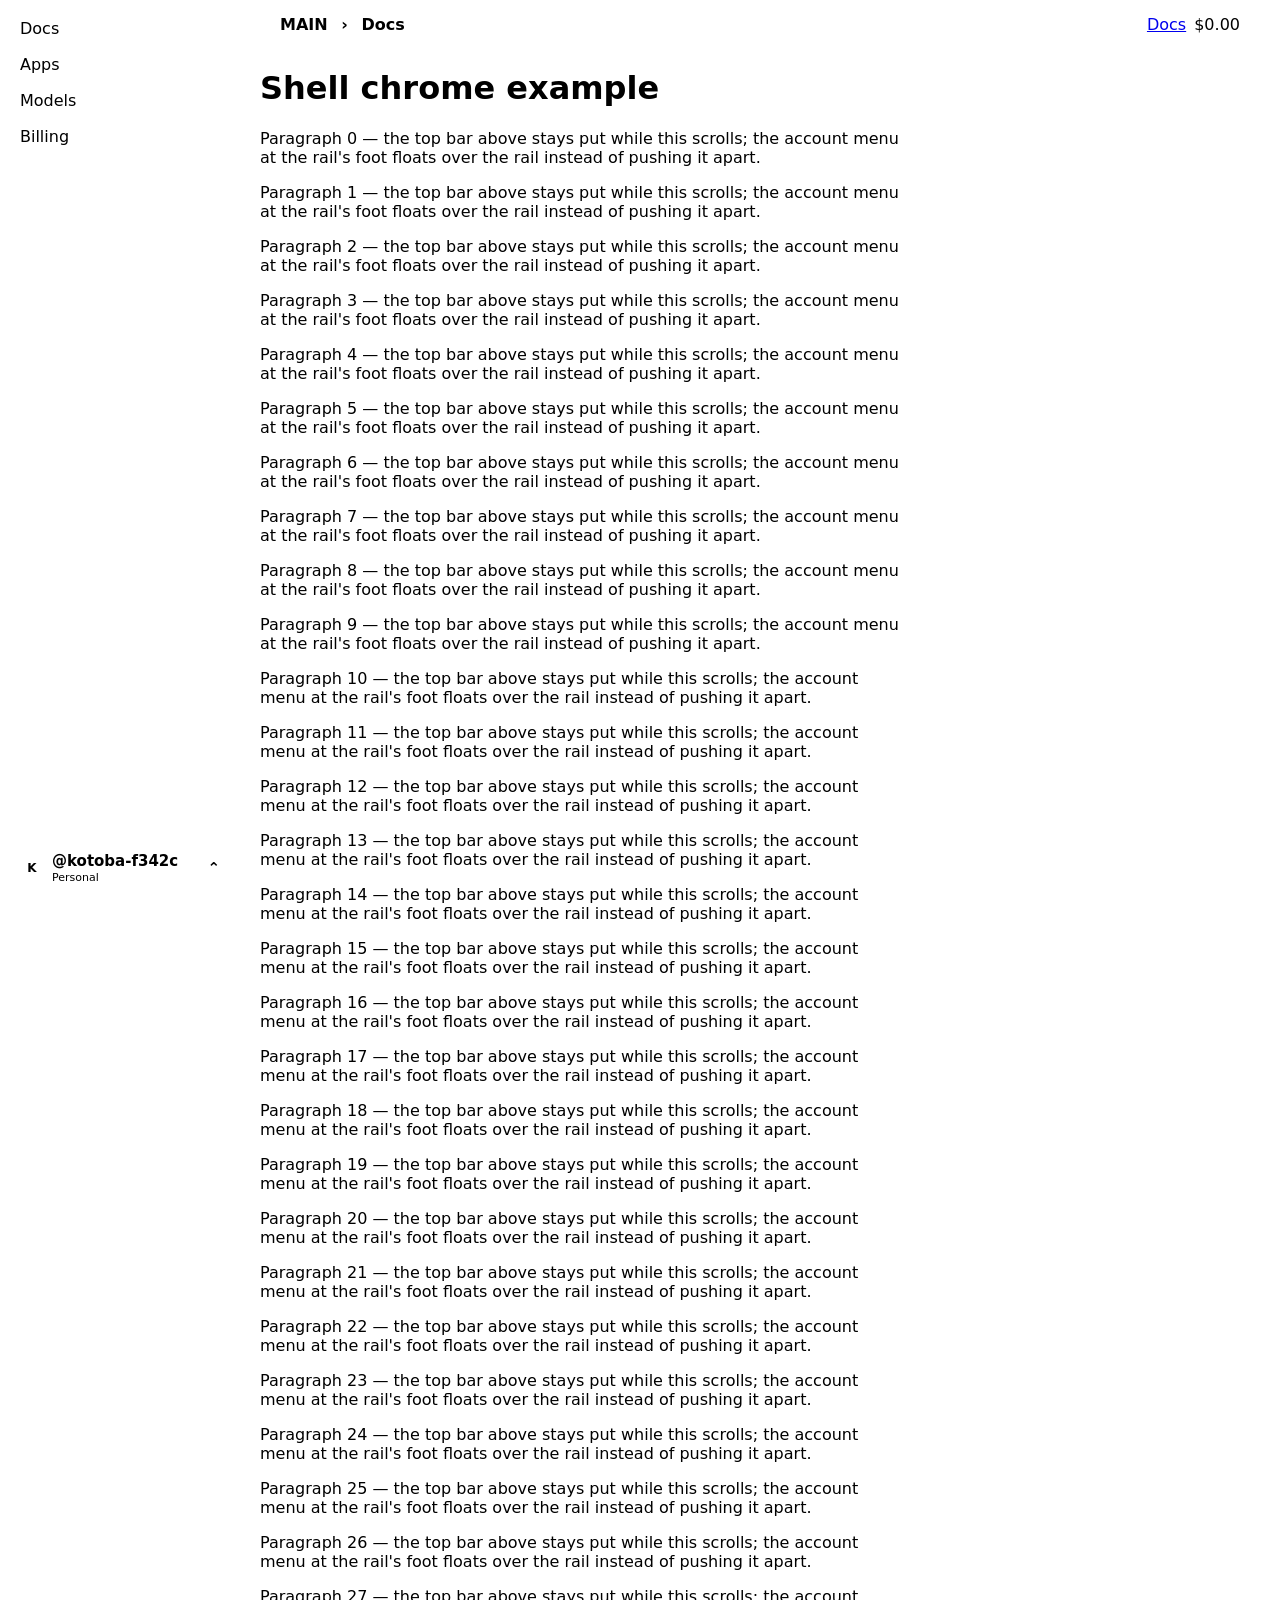
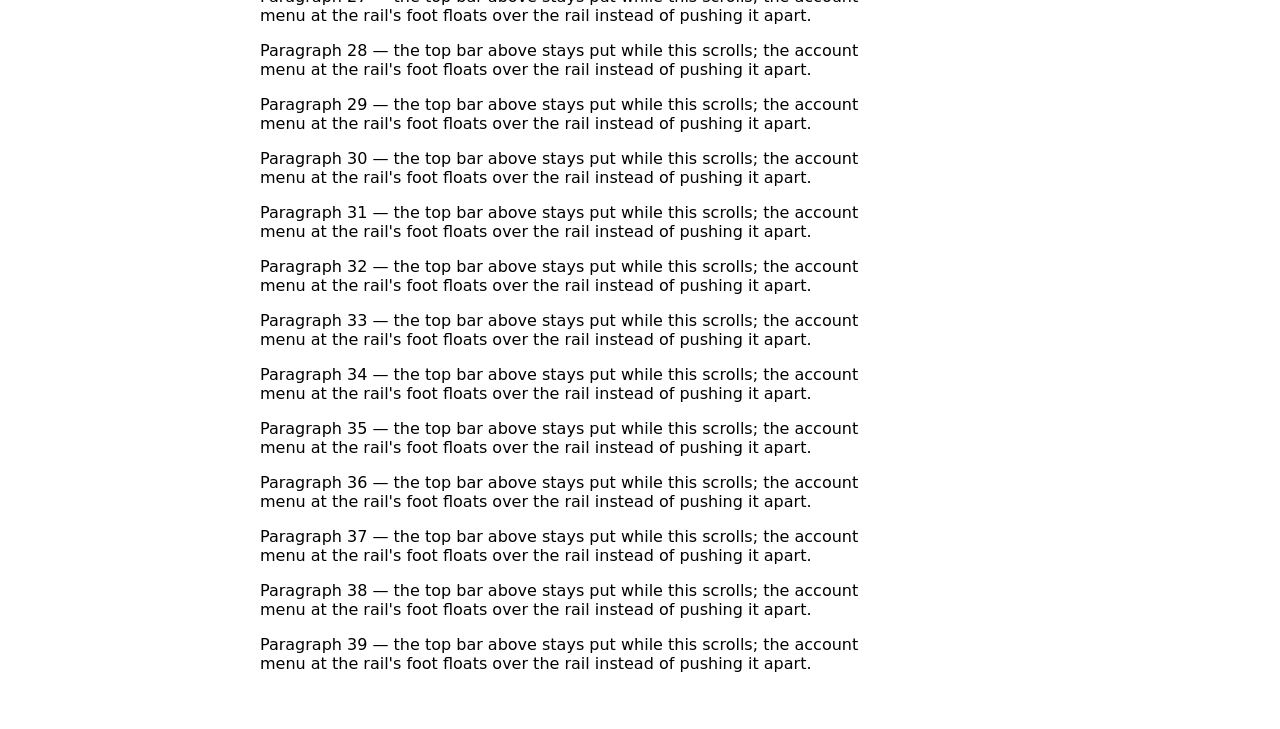
<file: examples/shell.html>
<!doctype html><html lang="en">
  <head><meta charset="utf-8"><meta name="viewport" content="width=device-width, initial-scale=1"><title>Shell chrome example</title><style>:root { --hig-breakpoint-md: 960px; --hig-breakpoint-sm: 640px; --hig-breakpoint-xs: 480px; --hig-color-label: var(--color-neutral-solid-gray-800); --hig-color-opaque-separator: var(--color-neutral-solid-gray-300); --hig-color-placeholder-text: var(--color-neutral-solid-gray-500); --hig-color-quaternary-label: var(--color-neutral-solid-gray-420); --hig-color-quaternary-system-fill: var(--color-neutral-solid-gray-100); --hig-color-secondary-label: var(--color-neutral-solid-gray-600); --hig-color-secondary-system-background: var(--color-neutral-solid-gray-50); --hig-color-secondary-system-fill: var(--color-neutral-solid-gray-200); --hig-color-secondary-system-grouped-background: var(--color-neutral-white); --hig-color-separator: var(--color-neutral-solid-gray-300); --hig-color-system-background: var(--color-neutral-white); --hig-color-system-fill: var(--color-neutral-solid-gray-200); --hig-color-system-grouped-background: var(--color-neutral-solid-gray-50); --hig-color-tertiary-label: var(--color-neutral-solid-gray-500); --hig-color-tertiary-system-background: var(--color-neutral-solid-gray-50); --hig-color-tertiary-system-fill: var(--color-neutral-solid-gray-100); --hig-color-tertiary-system-grouped-background: var(--color-neutral-solid-gray-50); --hig-color-tint: var(--color-key-900); --hig-font-display: var(--font-family-sans); --hig-font-mono: var(--font-family-mono); --hig-font-text: var(--font-family-sans); --hig-hairline: var(--color-neutral-solid-gray-300); --hig-motion-panel: 240ms; --hig-motion-press: 100ms; --hig-motion-reveal: 180ms; --hig-palette-blue: var(--color-key-900); --hig-palette-brown: var(--color-primitive-orange-1000); --hig-palette-cyan: var(--color-primitive-cyan-700); --hig-palette-gray: var(--color-neutral-solid-gray-500); --hig-palette-gray2: var(--color-neutral-solid-gray-420); --hig-palette-gray3: var(--color-neutral-solid-gray-300); --hig-palette-gray4: var(--color-neutral-solid-gray-200); --hig-palette-gray5: var(--color-neutral-solid-gray-100); --hig-palette-gray6: var(--color-neutral-solid-gray-50); --hig-palette-green: var(--color-primitive-green-700); --hig-palette-indigo: var(--color-primitive-purple-600); --hig-palette-mint: var(--color-primitive-cyan-400); --hig-palette-orange: var(--color-primitive-orange-800); --hig-palette-pink: var(--color-primitive-magenta-700); --hig-palette-purple: var(--color-primitive-purple-700); --hig-palette-red: var(--color-primitive-red-800); --hig-palette-teal: var(--color-primitive-cyan-600); --hig-palette-yellow: var(--color-primitive-yellow-700); --hig-radius-capsule: 999px; --hig-radius-large: calc(20 / 16 * 1rem); --hig-radius-lg: calc(20 / 16 * 1rem); --hig-radius-md: calc(14 / 16 * 1rem); --hig-radius-sm: calc(10 / 16 * 1rem); --hig-radius-xl: calc(28 / 16 * 1rem); --hig-radius-xs: calc(6 / 16 * 1rem); --hig-spacing-1: calc(4 / 16 * 1rem); --hig-spacing-10: calc(64 / 16 * 1rem); --hig-spacing-2: calc(8 / 16 * 1rem); --hig-spacing-3: calc(12 / 16 * 1rem); --hig-spacing-4: calc(16 / 16 * 1rem); --hig-spacing-5: calc(20 / 16 * 1rem); --hig-spacing-6: calc(24 / 16 * 1rem); --hig-spacing-7: calc(32 / 16 * 1rem); --hig-spacing-8: calc(40 / 16 * 1rem); --hig-spacing-9: calc(48 / 16 * 1rem); --hig-spacing-content-margin: calc(16 / 16 * 1rem); --hig-text-body-font-family: var(--hig-font-text); --hig-text-body-font-size: calc(17 / 16 * 1rem); --hig-text-body-font-weight: 400; --hig-text-body-line-height: calc(22 / 16 * 1rem); --hig-text-callout-font-family: var(--hig-font-text); --hig-text-callout-font-size: calc(16 / 16 * 1rem); --hig-text-callout-font-weight: 400; --hig-text-callout-line-height: calc(21 / 16 * 1rem); --hig-text-caption1-font-family: var(--hig-font-text); --hig-text-caption1-font-size: calc(12 / 16 * 1rem); --hig-text-caption1-font-weight: 400; --hig-text-caption1-line-height: calc(16 / 16 * 1rem); --hig-text-caption2-font-family: var(--hig-font-text); --hig-text-caption2-font-size: calc(11 / 16 * 1rem); --hig-text-caption2-font-weight: 400; --hig-text-caption2-line-height: calc(13 / 16 * 1rem); --hig-text-display1-font-family: var(--hig-font-display); --hig-text-display1-font-size: clamp(25px, 3.125vw + 5px, 40px); --hig-text-display1-font-weight: 700; --hig-text-display1-letter-spacing: -0.01em; --hig-text-display1-line-height: calc(1em + 4px); --hig-text-display2-font-family: var(--hig-font-display); --hig-text-display2-font-size: clamp(30px, 3.75vw + 6px, 48px); --hig-text-display2-font-weight: 700; --hig-text-display2-letter-spacing: -0.015em; --hig-text-display2-line-height: calc(1em + 4px); --hig-text-display3-font-family: var(--hig-font-display); --hig-text-display3-font-size: clamp(40px, 5vw + 8px, 64px); --hig-text-display3-font-weight: 700; --hig-text-display3-letter-spacing: -0.02em; --hig-text-display3-line-height: calc(1em + 4px); --hig-text-footnote-font-family: var(--hig-font-text); --hig-text-footnote-font-size: calc(13 / 16 * 1rem); --hig-text-footnote-font-weight: 400; --hig-text-footnote-line-height: calc(18 / 16 * 1rem); --hig-text-headline-font-family: var(--hig-font-text); --hig-text-headline-font-size: calc(17 / 16 * 1rem); --hig-text-headline-font-weight: 600; --hig-text-headline-line-height: calc(22 / 16 * 1rem); --hig-text-large-title-font-family: var(--hig-font-display); --hig-text-large-title-font-size: calc(34 / 16 * 1rem); --hig-text-large-title-font-weight: 400; --hig-text-large-title-line-height: calc(41 / 16 * 1rem); --hig-text-subheadline-font-family: var(--hig-font-text); --hig-text-subheadline-font-size: calc(15 / 16 * 1rem); --hig-text-subheadline-font-weight: 400; --hig-text-subheadline-line-height: calc(20 / 16 * 1rem); --hig-text-title1-font-family: var(--hig-font-display); --hig-text-title1-font-size: calc(28 / 16 * 1rem); --hig-text-title1-font-weight: 400; --hig-text-title1-line-height: calc(34 / 16 * 1rem); --hig-text-title2-font-family: var(--hig-font-display); --hig-text-title2-font-size: calc(22 / 16 * 1rem); --hig-text-title2-font-weight: 400; --hig-text-title2-line-height: calc(28 / 16 * 1rem); --hig-text-title3-font-family: var(--hig-font-display); --hig-text-title3-font-size: calc(20 / 16 * 1rem); --hig-text-title3-font-weight: 400; --hig-text-title3-line-height: calc(25 / 16 * 1rem); --hig-z-float: 40; --hig-z-modal: 60; --hig-z-raised: 1; --hig-z-sticky: 20; --hig-z-toast: 80; }[data-behavior] [hidden]{display:none!important}
[data-behavior=menu]{position:relative}
[data-menu-popup][data-chrome=float]{position:absolute;inset-inline-end:0;top:calc(100% + var(--hig-spacing-1,calc(4 / 16 * 1rem)));z-index:var(--hig-z-float,40);min-inline-size:13rem;max-inline-size:min(24rem,calc(100vw - 2rem));box-sizing:border-box}
[data-behavior=menu][data-menu-align=start] [data-menu-popup][data-chrome=float]{inset-inline-end:auto;inset-inline-start:0}
[data-behavior=menu][data-menu-placement=up] [data-menu-popup][data-chrome=float]{top:auto;inset-block-end:calc(100% + var(--hig-spacing-1,calc(4 / 16 * 1rem)))}
[data-behavior=combobox]{position:relative}
[data-behavior=combobox] [role=listbox][data-chrome=float]{position:absolute;inset-inline:0;top:calc(100% + var(--hig-spacing-1,calc(4 / 16 * 1rem)));z-index:var(--hig-z-float,40);max-block-size:min(20rem,60dvh);overflow:auto;overscroll-behavior:contain;box-sizing:border-box;margin:0;padding:var(--hig-spacing-2,calc(8 / 16 * 1rem));list-style:none;background:var(--hig-color-system-background,var(--color-neutral-white));color:var(--hig-color-label,var(--color-neutral-solid-gray-800));border:1px solid var(--hig-color-separator,var(--color-neutral-solid-gray-300));border-radius:var(--hig-radius-sm,calc(8 / 16 * 1rem));box-shadow:0 8px 24px rgb(0 0 0 / 16%)}
[data-behavior=combobox] [role=option]{cursor:pointer}
[data-behavior=combobox] [role=option][aria-selected=true]{outline:2px solid var(--hig-color-tint,var(--color-key-900));outline-offset:-2px}
dialog[data-behavior=dialog]{z-index:var(--hig-z-modal,60)}
[data-behavior=toast]{position:fixed;inset-inline:0;inset-block-end:calc(var(--hig-spacing-4,1rem) + env(safe-area-inset-bottom,0px));z-index:var(--hig-z-toast,80);display:grid;justify-items:center;gap:var(--hig-spacing-2,calc(8 / 16 * 1rem));margin:0;padding:0 var(--hig-spacing-4,1rem);pointer-events:none}
.dds-ext-toast{pointer-events:auto;display:flex;align-items:center;gap:var(--hig-spacing-3,calc(12 / 16 * 1rem));max-inline-size:min(36rem,100%);min-block-size:2.75rem;padding:var(--hig-spacing-2,calc(8 / 16 * 1rem)) var(--hig-spacing-2,calc(8 / 16 * 1rem)) var(--hig-spacing-2,calc(8 / 16 * 1rem)) var(--hig-spacing-4,1rem);border-radius:var(--hig-radius-sm,calc(8 / 16 * 1rem));background:var(--hig-color-label,var(--color-neutral-solid-gray-800));color:var(--hig-color-system-background,var(--color-neutral-white));box-shadow:0 8px 24px rgb(0 0 0 / 24%);opacity:1;transition:opacity var(--hig-motion-reveal,180ms) ease-out,translate var(--hig-motion-reveal,180ms) ease-out}
.dds-ext-toast[data-leaving]{opacity:0;translate:0 var(--hig-spacing-2,calc(8 / 16 * 1rem))}
.dds-ext-toast__text{margin:0;font-size:var(--hig-text-subheadline-font-size,calc(15 / 16 * 1rem));line-height:var(--hig-text-subheadline-line-height,calc(20 / 16 * 1rem))}
.dds-ext-toast__action,.dds-ext-toast__close{font:inherit;color:inherit;background:none;border:0;min-block-size:2.75rem;min-inline-size:2.75rem;padding:0 var(--hig-spacing-2,calc(8 / 16 * 1rem));border-radius:var(--hig-radius-xs,calc(6 / 16 * 1rem));cursor:pointer}
.dds-ext-toast__action{font-weight:700;text-decoration:underline;text-underline-offset:.2em}
.dds-ext-toast__action:hover,.dds-ext-toast__close:hover{background:rgb(255 255 255 / 12%)}
.dds-ext-toast__action:focus-visible,.dds-ext-toast__close:focus-visible{outline:2px solid var(--hig-color-system-background,var(--color-neutral-white));outline-offset:2px}
.dds-ext-toast[data-tone=error]{background:var(--hig-palette-red,var(--color-primitive-red-800))}
.dds-ext-toast[data-tone=success]{background:var(--hig-palette-green,var(--color-primitive-green-700))}
@media(prefers-reduced-motion:reduce){.dds-ext-toast{transition:none}}
@media(max-width:480px){[data-menu-popup][data-chrome=float]{inset-inline:0;max-inline-size:none}}
.ck-topbar[data-chrome=top]{position:sticky;top:0;z-index:var(--hig-z-sticky,20);display:flex;flex-wrap:wrap;align-items:center;justify-content:space-between;gap:var(--hig-spacing-3);min-height:3rem;padding:var(--hig-spacing-2) var(--hig-spacing-5);border-block-end:1px solid var(--hig-color-separator);background:var(--hig-color-system-background)}.ck-topbar__section{display:flex;align-items:center;gap:var(--hig-spacing-2);font-weight:700;min-inline-size:0}.ck-topbar__group{color:var(--hig-color-secondary-label)}.ck-topbar__sep{margin:0 var(--hig-spacing-2);color:var(--hig-color-secondary-label)}.ck-topbar__actions{display:flex;align-items:center;gap:var(--hig-spacing-2);flex-wrap:wrap}.ck-account{position:relative;inline-size:100%}.ck-account [hidden]{display:none!important}.ck-account__session{inline-size:100%}.ck-account__chip{display:flex;align-items:center;justify-content:flex-start;gap:var(--hig-spacing-2);inline-size:100%;min-height:2.25rem;padding:var(--hig-spacing-1) var(--hig-spacing-2);border-radius:var(--hig-radius-xs,6px);color:var(--hig-color-label);font:inherit;font-size:var(--hig-text-subheadline-font-size);font-weight:600;line-height:1.25;background:none;border:none;cursor:pointer;text-align:start;box-sizing:border-box}.ck-account__chip:hover{background:var(--hig-color-system-background)}.ck-account__chip:focus-visible{outline:2px solid var(--hig-color-tint);outline-offset:2px}.ck-account__avatar{flex:none;inline-size:1.5rem;block-size:1.5rem;display:grid;place-items:center;border-radius:var(--hig-radius-capsule,999px);background:var(--hig-color-tint);color:var(--hig-color-system-background);font-size:var(--hig-text-caption1-font-size);font-weight:700}.ck-account__name{display:grid;min-inline-size:0}.ck-account__name span{overflow:hidden;text-overflow:ellipsis;white-space:nowrap}.ck-account__ws{font-size:var(--hig-text-caption2-font-size);font-weight:400;line-height:1.2;color:var(--hig-color-secondary-label)}.ck-account__caret{margin-inline-start:auto;color:var(--hig-color-secondary-label);transition:transform var(--hig-motion-press,100ms)}.ck-account__chip[aria-expanded=true] .ck-account__caret{transform:rotate(180deg)}.ck-account__menu[data-chrome=float]{inset-inline:0;display:grid;gap:2px;padding:var(--hig-spacing-2);border:1px solid var(--hig-color-separator);border-radius:var(--hig-radius-md,12px);background:var(--hig-color-system-background);box-shadow:0 8px 24px rgb(0 0 0 / 16%)}.ck-account__item{display:flex;align-items:center;min-height:2.5rem;padding:var(--hig-spacing-2) var(--hig-spacing-3);border-radius:var(--hig-radius-sm,8px);color:var(--hig-color-label);font:inherit;font-size:var(--hig-text-subheadline-font-size);font-weight:600;text-decoration:none;white-space:nowrap;background:none;border:none;cursor:pointer;inline-size:100%;text-align:start;box-sizing:border-box}.ck-account__item:hover{background:var(--hig-color-secondary-system-background)}.ck-account__item:focus-visible{outline:2px solid var(--hig-color-tint);outline-offset:-2px}@media(max-width:64rem){.ck-account--rail[data-menu-placement=up] [data-menu-popup][data-chrome=float]{top:calc(100% + var(--hig-spacing-1));inset-block-end:auto;inset-inline:auto 0;min-inline-size:13rem}}body{margin:0;font-family:system-ui;color:var(--hig-color-label);background:var(--hig-color-system-background)}*{box-sizing:border-box}.rail{position:fixed;inset-block:0;inset-inline-start:0;inline-size:15rem;display:flex;flex-direction:column;gap:4px;padding:12px;background:var(--hig-color-secondary-system-background);border-inline-end:1px solid var(--hig-color-separator);z-index:30}.rail>*{flex-shrink:0}.rail a{display:flex;align-items:center;min-height:2rem;padding:4px 8px;color:inherit;text-decoration:none}.rail__foot{margin-top:auto;border-top:1px solid var(--hig-color-separator);padding-top:8px}body:has(.rail){padding-inline-start:15rem}main{padding:0 20px 40px}main p{max-width:40rem}@media(max-width:64rem){body:has(.rail){padding-inline-start:0;padding-block-start:3.25rem}.rail{inset-block:0 auto;inset-inline:0;inline-size:auto;block-size:3.25rem;flex-direction:row;align-items:center;overflow-x:auto}.rail__foot{position:sticky;inset-inline-end:0;margin-top:0;margin-inline-start:auto;border-top:none;padding-top:0;background:var(--hig-color-secondary-system-background)}}</style></head>
  <body><main id="main"><header class="ck-topbar" data-chrome="top">
    <div class="ck-topbar__section">
      <span>
        <span class="ck-topbar__group">MAIN</span>
        <span class="ck-topbar__sep" aria-hidden="true">›</span>
        <span>Docs</span>
      </span>
    </div>
    <div class="ck-topbar__actions">
      <a class="dads-button" data-type="outline" data-size="sm" href="#">Docs</a>
      <span id="credit">$0.00</span>
    </div>
  </header><h1>Shell chrome example</h1><p id="p0">Paragraph 0 — the top bar above stays put while this scrolls; the account menu at the rail's foot floats over the rail instead of pushing it apart.</p><p id="p1">Paragraph 1 — the top bar above stays put while this scrolls; the account menu at the rail's foot floats over the rail instead of pushing it apart.</p><p id="p2">Paragraph 2 — the top bar above stays put while this scrolls; the account menu at the rail's foot floats over the rail instead of pushing it apart.</p><p id="p3">Paragraph 3 — the top bar above stays put while this scrolls; the account menu at the rail's foot floats over the rail instead of pushing it apart.</p><p id="p4">Paragraph 4 — the top bar above stays put while this scrolls; the account menu at the rail's foot floats over the rail instead of pushing it apart.</p><p id="p5">Paragraph 5 — the top bar above stays put while this scrolls; the account menu at the rail's foot floats over the rail instead of pushing it apart.</p><p id="p6">Paragraph 6 — the top bar above stays put while this scrolls; the account menu at the rail's foot floats over the rail instead of pushing it apart.</p><p id="p7">Paragraph 7 — the top bar above stays put while this scrolls; the account menu at the rail's foot floats over the rail instead of pushing it apart.</p><p id="p8">Paragraph 8 — the top bar above stays put while this scrolls; the account menu at the rail's foot floats over the rail instead of pushing it apart.</p><p id="p9">Paragraph 9 — the top bar above stays put while this scrolls; the account menu at the rail's foot floats over the rail instead of pushing it apart.</p><p id="p10">Paragraph 10 — the top bar above stays put while this scrolls; the account menu at the rail's foot floats over the rail instead of pushing it apart.</p><p id="p11">Paragraph 11 — the top bar above stays put while this scrolls; the account menu at the rail's foot floats over the rail instead of pushing it apart.</p><p id="p12">Paragraph 12 — the top bar above stays put while this scrolls; the account menu at the rail's foot floats over the rail instead of pushing it apart.</p><p id="p13">Paragraph 13 — the top bar above stays put while this scrolls; the account menu at the rail's foot floats over the rail instead of pushing it apart.</p><p id="p14">Paragraph 14 — the top bar above stays put while this scrolls; the account menu at the rail's foot floats over the rail instead of pushing it apart.</p><p id="p15">Paragraph 15 — the top bar above stays put while this scrolls; the account menu at the rail's foot floats over the rail instead of pushing it apart.</p><p id="p16">Paragraph 16 — the top bar above stays put while this scrolls; the account menu at the rail's foot floats over the rail instead of pushing it apart.</p><p id="p17">Paragraph 17 — the top bar above stays put while this scrolls; the account menu at the rail's foot floats over the rail instead of pushing it apart.</p><p id="p18">Paragraph 18 — the top bar above stays put while this scrolls; the account menu at the rail's foot floats over the rail instead of pushing it apart.</p><p id="p19">Paragraph 19 — the top bar above stays put while this scrolls; the account menu at the rail's foot floats over the rail instead of pushing it apart.</p><p id="p20">Paragraph 20 — the top bar above stays put while this scrolls; the account menu at the rail's foot floats over the rail instead of pushing it apart.</p><p id="p21">Paragraph 21 — the top bar above stays put while this scrolls; the account menu at the rail's foot floats over the rail instead of pushing it apart.</p><p id="p22">Paragraph 22 — the top bar above stays put while this scrolls; the account menu at the rail's foot floats over the rail instead of pushing it apart.</p><p id="p23">Paragraph 23 — the top bar above stays put while this scrolls; the account menu at the rail's foot floats over the rail instead of pushing it apart.</p><p id="p24">Paragraph 24 — the top bar above stays put while this scrolls; the account menu at the rail's foot floats over the rail instead of pushing it apart.</p><p id="p25">Paragraph 25 — the top bar above stays put while this scrolls; the account menu at the rail's foot floats over the rail instead of pushing it apart.</p><p id="p26">Paragraph 26 — the top bar above stays put while this scrolls; the account menu at the rail's foot floats over the rail instead of pushing it apart.</p><p id="p27">Paragraph 27 — the top bar above stays put while this scrolls; the account menu at the rail's foot floats over the rail instead of pushing it apart.</p><p id="p28">Paragraph 28 — the top bar above stays put while this scrolls; the account menu at the rail's foot floats over the rail instead of pushing it apart.</p><p id="p29">Paragraph 29 — the top bar above stays put while this scrolls; the account menu at the rail's foot floats over the rail instead of pushing it apart.</p><p id="p30">Paragraph 30 — the top bar above stays put while this scrolls; the account menu at the rail's foot floats over the rail instead of pushing it apart.</p><p id="p31">Paragraph 31 — the top bar above stays put while this scrolls; the account menu at the rail's foot floats over the rail instead of pushing it apart.</p><p id="p32">Paragraph 32 — the top bar above stays put while this scrolls; the account menu at the rail's foot floats over the rail instead of pushing it apart.</p><p id="p33">Paragraph 33 — the top bar above stays put while this scrolls; the account menu at the rail's foot floats over the rail instead of pushing it apart.</p><p id="p34">Paragraph 34 — the top bar above stays put while this scrolls; the account menu at the rail's foot floats over the rail instead of pushing it apart.</p><p id="p35">Paragraph 35 — the top bar above stays put while this scrolls; the account menu at the rail's foot floats over the rail instead of pushing it apart.</p><p id="p36">Paragraph 36 — the top bar above stays put while this scrolls; the account menu at the rail's foot floats over the rail instead of pushing it apart.</p><p id="p37">Paragraph 37 — the top bar above stays put while this scrolls; the account menu at the rail's foot floats over the rail instead of pushing it apart.</p><p id="p38">Paragraph 38 — the top bar above stays put while this scrolls; the account menu at the rail's foot floats over the rail instead of pushing it apart.</p><p id="p39">Paragraph 39 — the top bar above stays put while this scrolls; the account menu at the rail's foot floats over the rail instead of pushing it apart.</p></main><nav class="rail" aria-label="Rail">
    <a href="#">Docs</a>
    <a href="#">Apps</a>
    <a href="#">Models</a>
    <a href="#" id="last-item">Billing</a>
    <div class="rail__foot">
      <div class="ck-account ck-account--rail" id="account" data-ck-account="entry" data-behavior="menu" data-menu-placement="up">
        <a class="dads-button ck-account__sign-in" data-type="outline" data-size="sm" href="#sign-in" data-ck-account="sign-in">Sign in</a>
        <div class="ck-account__session" data-ck-account="session" hidden>
          <button type="button" class="ck-account__chip" aria-label="Account menu" data-menu-opener aria-haspopup="menu" aria-expanded="false" aria-controls="account-menu">
            <span class="ck-account__avatar" aria-hidden="true" data-ck-account="initial"></span>
            <span class="ck-account__name">
              <span data-ck-account="name"></span>
              <span class="ck-account__ws" data-ck-account="workspace"></span>
            </span>
            <span class="ck-account__caret" aria-hidden="true">⌃</span>
          </button>
          <div id="account-menu" class="ck-account__menu" data-menu-popup data-chrome="float" role="menu" aria-label="Account menu" hidden>
            <a class="ck-account__item" href="#account" role="menuitem">Account</a>
            <a class="ck-account__item" href="#billing" role="menuitem">Billing</a>
            <button type="button" class="ck-account__item" role="menuitem" id="sign-out" data-ck-account="sign-out">Sign out</button>
          </div>
        </div>
      </div>
    </div>
  </nav></body>
</html><script>(()=>{'use strict';
if(globalThis.jpGoDds&&globalThis.jpGoDds.behavior)return;
const doc=document;
const FOCUSABLE='a[href],area[href],button:not([disabled]),input:not([disabled]):not([type=hidden]),select:not([disabled]),textarea:not([disabled]),summary,[tabindex]:not([tabindex="-1"]),[contenteditable="true"]';
const visible=el=>!el.closest('[hidden]')&&el.getClientRects().length>0;
const focusables=root=>Array.from(root.querySelectorAll(FOCUSABLE)).filter(visible);
const normalize=s=>String(s||'').normalize('NFKD').replace(/[̀-ͯ]/g,'').toLocaleLowerCase().trim();
let seq=0;const ensureId=(el,prefix)=>{if(!el.id)el.id=prefix+'-'+(++seq);return el.id;};
const reduced=()=>matchMedia('(prefers-reduced-motion: reduce)').matches;
const commandsNative='command' in HTMLButtonElement.prototype;

/* ---- dialog: <dialog data-behavior="dialog"> — showModal() is the focus trap, Escape and focus return are the platform's; this adds the invoker attributes (command/commandfor) where the browser lacks them, data-dialog-open / data-dialog-close, and backdrop-click policy (contracts.edn :settings-sheet :backdrop-click :no-action) */
const dialogOf=(target)=>{const id=target.getAttribute('commandfor')||target.getAttribute('data-dialog-open');return id?doc.getElementById(id):target.closest('dialog');};
const openDialog=(dialog,opener)=>{if(!dialog||dialog.open)return;dialog.__jpOpener=opener||doc.activeElement;dialog.showModal();const first=dialog.querySelector('[autofocus]')||focusables(dialog)[0];if(first&&doc.activeElement!==first)first.focus();};
const closeDialog=dialog=>{if(!dialog||!dialog.open)return;dialog.close();};
doc.addEventListener('click',e=>{
 const t=e.target.closest('[command][commandfor],[data-dialog-open],[data-dialog-close]');if(!t)return;
 if(t.hasAttribute('data-dialog-close')){const d=t.closest('dialog');if(d){e.preventDefault();closeDialog(d);}return;}
 if(t.hasAttribute('data-dialog-open')){e.preventDefault();openDialog(dialogOf(t),t);return;}
 if(commandsNative)return;
 const cmd=t.getAttribute('command');const d=dialogOf(t);if(!d||d.tagName!=='DIALOG')return;
 if(cmd==='show-modal'){e.preventDefault();openDialog(d,t);}else if(cmd==='show'){e.preventDefault();d.show();}else if(cmd==='close'){e.preventDefault();closeDialog(d);}
});
doc.addEventListener('close',e=>{const d=e.target;if(d.tagName!=='DIALOG')return;const o=d.__jpOpener;d.__jpOpener=null;if(o&&o.isConnected&&typeof o.focus==='function'&&!d.contains(o))o.focus();},true);
doc.addEventListener('click',e=>{const d=e.target;if(d.tagName==='DIALOG'&&d.open&&d.dataset.behavior==='dialog'&&d.dataset.backdropClick==='close'){const r=d.getBoundingClientRect();if(e.clientX<r.left||e.clientX>r.right||e.clientY<r.top||e.clientY>r.bottom)closeDialog(d);}});

/* ---- menu: [data-behavior="menu"] > [data-menu-opener][aria-expanded] + [data-menu-popup][hidden] (the popup carries data-chrome="float", the layer the audit measures) with [role="menuitem"] items */
const menuParts=root=>({opener:root.querySelector('[data-menu-opener]'),popup:root.querySelector('[data-menu-popup]'),items:Array.from(root.querySelectorAll('[data-menu-popup] [role="menuitem"],[data-menu-popup] [role="menuitemradio"],[data-menu-popup] [role="menuitemcheckbox"],[data-menu-popup] [data-menu-item]')).filter(visible)});
const menus=()=>Array.from(doc.querySelectorAll('[data-behavior="menu"]'));
const closeMenu=(root,refocus)=>{const {opener,popup}=menuParts(root);if(!popup||popup.hidden)return;popup.hidden=true;if(opener)opener.setAttribute('aria-expanded','false');if(refocus&&opener)opener.focus({preventScroll:true});root.dispatchEvent(new CustomEvent('jp-go-dds:menu-close',{bubbles:true}));};
const openMenu=root=>{const {opener,popup,items}=menuParts(root);if(!popup)return;menus().forEach(o=>{if(o!==root&&!o.contains(root))closeMenu(o,false);});popup.hidden=false;if(opener)opener.setAttribute('aria-expanded','true');const first=items.find(i=>i.getAttribute('aria-checked')==='true')||menuParts(root).items[0];if(first)first.focus({preventScroll:true});root.dispatchEvent(new CustomEvent('jp-go-dds:menu-open',{bubbles:true}));};
doc.addEventListener('click',e=>{
 const opener=e.target.closest('[data-menu-opener]');
 if(opener){const root=opener.closest('[data-behavior="menu"]');if(root){e.preventDefault();opener.getAttribute('aria-expanded')==='true'?closeMenu(root,true):openMenu(root);return;}}
 menus().forEach(root=>{if(!root.contains(e.target))closeMenu(root,false);else if(e.target.closest('[data-menu-popup]')&&e.target.closest('[role="menuitem"],[role="menuitemradio"],[role="menuitemcheckbox"],[data-menu-item]')&&!root.hasAttribute('data-menu-keep'))closeMenu(root,true);});
});
doc.addEventListener('focusin',e=>menus().forEach(root=>{if(!root.contains(e.target))closeMenu(root,false);}));
doc.addEventListener('keydown',e=>{
 const root=e.target.closest('[data-behavior="menu"]');if(!root)return;const {opener,popup,items}=menuParts(root);
 if(e.key==='Escape'){if(popup&&!popup.hidden){e.preventDefault();closeMenu(root,true);}return;}
 if(e.target===opener&&(e.key==='ArrowDown'||e.key==='ArrowUp')&&popup&&popup.hidden){e.preventDefault();openMenu(root);return;}
 if(!popup||popup.hidden||!items.length)return;
 if(e.key==='Tab'){closeMenu(root,false);return;}
 const cur=items.indexOf(doc.activeElement);let next=null;
 if(e.key==='ArrowDown')next=(cur+1)%items.length;else if(e.key==='ArrowUp')next=cur<0?items.length-1:(cur-1+items.length)%items.length;else if(e.key==='Home')next=0;else if(e.key==='End')next=items.length-1;
 else if(e.key.length===1&&/\S/.test(e.key)){const k=normalize(e.key);const from=cur+1;for(let i=0;i<items.length;i++){const it=items[(from+i)%items.length];if(normalize(it.textContent).startsWith(k)){next=(from+i)%items.length;break;}}}
 if(next!==null){e.preventDefault();items[next].focus();}
});

/* ---- tabs: [data-behavior="tabs"] with [role="tablist"] > [role="tab"] and [role="tabpanel"] — automatic activation, roving tabindex, arrows by orientation */
const tabParts=root=>{const list=root.querySelector('[role="tablist"]');return {list,tabs:list?Array.from(list.querySelectorAll('[role="tab"]')):[]};};
const panelOf=tab=>{const id=tab.getAttribute('aria-controls')||(tab.getAttribute('href')||'').replace(/^#/,'');return id?doc.getElementById(id):null;};
const selectTab=(root,tab,focus)=>{const {tabs}=tabParts(root);tabs.forEach(t=>{const on=t===tab;t.setAttribute('aria-selected',on?'true':'false');t.setAttribute('tabindex',on?'0':'-1');const p=panelOf(t);if(p){p.hidden=!on;}});if(focus)tab.focus();root.dispatchEvent(new CustomEvent('jp-go-dds:tab-select',{bubbles:true,detail:{id:tab.id,panel:panelOf(tab)}}));};
const initTabs=root=>{const {list,tabs}=tabParts(root);if(!list||!tabs.length)return;tabs.forEach(t=>{const p=panelOf(t);if(p){ensureId(t,'tab');if(!t.hasAttribute('aria-controls'))t.setAttribute('aria-controls',p.id);if(!p.hasAttribute('aria-labelledby'))p.setAttribute('aria-labelledby',t.id);}});const sel=tabs.find(t=>t.getAttribute('aria-selected')==='true')||tabs.find(t=>t.hasAttribute('aria-current'))||tabs[0];selectTab(root,sel,false);};
doc.addEventListener('click',e=>{const tab=e.target.closest('[role="tab"]');const root=tab&&tab.closest('[data-behavior="tabs"]');if(!root)return;if(tab.tagName==='A'&&!root.hasAttribute('data-tabs-navigate'))e.preventDefault();selectTab(root,tab,false);});
doc.addEventListener('keydown',e=>{const tab=e.target.closest('[role="tab"]');const root=tab&&tab.closest('[data-behavior="tabs"]');if(!root)return;const {list,tabs}=tabParts(root);const vertical=list.getAttribute('aria-orientation')==='vertical';const prev=vertical?'ArrowUp':'ArrowLeft',next=vertical?'ArrowDown':'ArrowRight';const i=tabs.indexOf(tab);let n=null;if(e.key===next)n=(i+1)%tabs.length;else if(e.key===prev)n=(i-1+tabs.length)%tabs.length;else if(e.key==='Home')n=0;else if(e.key==='End')n=tabs.length-1;if(n!==null){e.preventDefault();selectTab(root,tabs[n],true);}});

/* ---- disclosure: a control [data-behavior="disclosure"][aria-expanded][aria-controls] that shows or hides its target (a <details> already does this natively; this is for a hamburger opening a menu bar, a "show more") */
doc.addEventListener('click',e=>{const c=e.target.closest('[data-behavior="disclosure"]');if(!c)return;const t=doc.getElementById(c.getAttribute('aria-controls')||'');if(!t)return;e.preventDefault();const open=c.getAttribute('aria-expanded')!=='true';c.setAttribute('aria-expanded',open?'true':'false');t.hidden=!open;if(open){const f=focusables(t)[0];if(f&&c.hasAttribute('data-disclosure-focus'))f.focus();}c.dispatchEvent(new CustomEvent('jp-go-dds:disclosure',{bubbles:true,detail:{open}}));});
doc.addEventListener('keydown',e=>{if(e.key!=='Escape')return;const t=e.target.closest('[id]');const c=t&&doc.querySelector('[data-behavior="disclosure"][aria-expanded="true"][aria-controls="'+t.id+'"]');if(c){c.click();c.focus();}});

/* ---- radiogroup: [data-behavior="radiogroup"] of [role="radio"] controls — arrows move AND choose (click), roving tabindex follows aria-checked; what choosing does stays the host's click handler */
const radios=root=>Array.from(root.querySelectorAll('[role="radio"]')).filter(visible);
const initRadiogroup=root=>{const rs=radios(root);if(!rs.length)return;const on=rs.find(r=>r.getAttribute('aria-checked')==='true')||rs[0];rs.forEach(r=>r.setAttribute('tabindex',r===on?'0':'-1'));};
doc.addEventListener('keydown',e=>{const r=e.target.closest('[role="radio"]');const root=r&&r.closest('[data-behavior="radiogroup"]');if(!root)return;const rs=radios(root);const i=rs.indexOf(r);let n=null;if(e.key==='ArrowRight'||e.key==='ArrowDown')n=(i+1)%rs.length;else if(e.key==='ArrowLeft'||e.key==='ArrowUp')n=(i-1+rs.length)%rs.length;else if(e.key==='Home')n=0;else if(e.key==='End')n=rs.length-1;else if(e.key===' '){e.preventDefault();r.click();return;}if(n===null)return;e.preventDefault();rs[n].focus();rs[n].click();});
doc.addEventListener('click',e=>{const r=e.target.closest('[role="radio"]');const root=r&&r.closest('[data-behavior="radiogroup"]');if(!root)return;radios(root).forEach(x=>x.setAttribute('tabindex',x===r?'0':'-1'));});

/* ---- toast: [data-behavior="toast"] is the live region (role="status" aria-live="polite"); items are .dds-ext-toast, armed with data-timeout (ms, 0 = stays), paused while hovered or focused, dismissed by [data-toast-close] or Escape */
const toastRegion=()=>doc.querySelector('[data-behavior="toast"]');
const dismissToast=item=>{if(!item||item.__jpDone)return;item.__jpDone=true;clearTimeout(item.__jpTimer);const inside=item.contains(doc.activeElement);item.setAttribute('data-leaving','');const gone=()=>{item.remove();if(inside&&item.__jpFrom&&item.__jpFrom.isConnected)item.__jpFrom.focus();item.dispatchEvent(new CustomEvent('jp-go-dds:toast-dismiss',{bubbles:true}));};if(reduced())gone();else setTimeout(gone,200);};
const armToast=item=>{const ms=Number(item.dataset.timeout==null?6000:item.dataset.timeout);if(item.__jpArmed)return;item.__jpArmed=true;item.__jpFrom=doc.activeElement;if(ms>0){const start=()=>{clearTimeout(item.__jpTimer);item.__jpTimer=setTimeout(()=>dismissToast(item),ms);};const stop=()=>clearTimeout(item.__jpTimer);item.addEventListener('mouseenter',stop);item.addEventListener('mouseleave',start);item.addEventListener('focusin',stop);item.addEventListener('focusout',start);start();}};
const toast=(opts)=>{opts=opts||{};const region=opts.region||toastRegion();if(!region)return null;const item=doc.createElement('div');item.className='dds-ext-toast';if(opts.tone)item.dataset.tone=opts.tone;item.dataset.timeout=String(opts.timeout==null?6000:opts.timeout);const text=doc.createElement('p');text.className='dds-ext-toast__text';text.textContent=String(opts.text||'');item.appendChild(text);if(opts.actionLabel){const b=doc.createElement('button');b.type='button';b.className='dds-ext-toast__action';b.textContent=opts.actionLabel;b.addEventListener('click',()=>{if(typeof opts.onAction==='function')opts.onAction();dismissToast(item);});item.appendChild(b);}const c=doc.createElement('button');c.type='button';c.className='dds-ext-toast__close';c.setAttribute('data-toast-close','');c.setAttribute('aria-label',opts.closeLabel||region.dataset.closeLabel||'閉じる');c.textContent='×';item.appendChild(c);region.appendChild(item);armToast(item);return item;};
doc.addEventListener('click',e=>{const c=e.target.closest('[data-toast-close]');if(c)dismissToast(c.closest('.dds-ext-toast'));});
doc.addEventListener('keydown',e=>{if(e.key!=='Escape')return;const item=e.target.closest('.dds-ext-toast');if(item){e.preventDefault();dismissToast(item);}});

/* ---- combobox: [data-behavior="combobox"] > input[role="combobox"][aria-controls] + [role="listbox"][hidden] of [role="option"][data-value] — filter as typed, arrows move aria-activedescendant, Enter chooses, Escape closes; the chosen value lands on the root (data-value), on [data-combobox-value] (a hidden input for the form) and as a change event */
const cbParts=root=>({input:root.querySelector('[role="combobox"]'),list:root.querySelector('[role="listbox"]'),options:Array.from(root.querySelectorAll('[role="option"]')),empty:root.querySelector('[data-combobox-empty]'),value:root.querySelector('[data-combobox-value]')});
const cbVisible=root=>cbParts(root).options.filter(o=>!o.hidden&&!(o.parentElement&&o.parentElement.hidden));
const cbSetActive=(root,opt)=>{const {input,options}=cbParts(root);options.forEach(o=>o.setAttribute('aria-selected',o===opt?'true':'false'));if(opt){ensureId(opt,'option');input.setAttribute('aria-activedescendant',opt.id);if(opt.scrollIntoView)opt.scrollIntoView({block:'nearest'});}else input.removeAttribute('aria-activedescendant');};
const cbOpen=root=>{const {input,list}=cbParts(root);if(!list)return;list.hidden=false;input.setAttribute('aria-expanded','true');};
const cbClose=root=>{const {input,list}=cbParts(root);if(!list||list.hidden)return;list.hidden=true;input.setAttribute('aria-expanded','false');cbSetActive(root,null);};
const cbFilter=root=>{const {input,options,empty}=cbParts(root);const term=normalize(input.value);let n=0;options.forEach(o=>{const hay=normalize(o.dataset.comboboxKeywords||o.textContent);const show=!term||hay.includes(term);const li=o.parentElement&&o.parentElement.tagName==='LI'?o.parentElement:o;li.hidden=!show;if(show)n++;});if(empty)empty.hidden=n>0;return n;};
const cbChoose=(root,opt)=>{const {input,value}=cbParts(root);const label=opt.dataset.label||opt.textContent.trim();const v=opt.dataset.value!=null?opt.dataset.value:label;input.value=label;root.dataset.value=v;if(value)value.value=v;cbClose(root);input.dispatchEvent(new Event('change',{bubbles:true}));root.dispatchEvent(new CustomEvent('jp-go-dds:combobox-choose',{bubbles:true,detail:{value:v,label}}));};
doc.addEventListener('input',e=>{const root=e.target.closest('[data-behavior="combobox"]');if(!root||e.target.getAttribute('role')!=='combobox')return;cbFilter(root);cbOpen(root);cbSetActive(root,null);if(root.dataset.value!=null){delete root.dataset.value;const {value}=cbParts(root);if(value)value.value='';}});
doc.addEventListener('click',e=>{const opt=e.target.closest('[role="option"]');const root=e.target.closest('[data-behavior="combobox"]');if(opt&&root){e.preventDefault();cbChoose(root,opt);return;}const trigger=e.target.closest('[data-combobox-toggle]');if(trigger&&root){const {list,input}=cbParts(root);list&&list.hidden?(cbFilter(root),cbOpen(root),input.focus()):cbClose(root);return;}doc.querySelectorAll('[data-behavior="combobox"]').forEach(r=>{if(!r.contains(e.target))cbClose(r);});});
doc.addEventListener('focusin',e=>doc.querySelectorAll('[data-behavior="combobox"]').forEach(r=>{if(!r.contains(e.target))cbClose(r);}));
doc.addEventListener('keydown',e=>{const root=e.target.closest('[data-behavior="combobox"]');if(!root||e.target.getAttribute('role')!=='combobox')return;const {list}=cbParts(root);const opts=cbVisible(root);const cur=opts.findIndex(o=>o.getAttribute('aria-selected')==='true');
 if(e.key==='ArrowDown'||e.key==='ArrowUp'){e.preventDefault();if(list&&list.hidden){cbFilter(root);cbOpen(root);}const vis=cbVisible(root);if(!vis.length)return;const n=e.key==='ArrowDown'?(cur+1)%vis.length:cur<0?vis.length-1:(cur-1+vis.length)%vis.length;cbSetActive(root,vis[n]);return;}
 if(e.key==='Home'||e.key==='End'){if(list&&!list.hidden&&opts.length){e.preventDefault();cbSetActive(root,opts[e.key==='Home'?0:opts.length-1]);}return;}
 if(e.key==='Enter'){if(list&&!list.hidden&&cur>=0){e.preventDefault();cbChoose(root,opts[cur]);}return;}
 if(e.key==='Escape'){if(list&&!list.hidden){e.preventDefault();cbClose(root);}return;}
 if(e.key==='Tab')cbClose(root);
});

/* ---- init / hydrate */
const hydrate=(root)=>{root=root||doc;root.querySelectorAll('[data-behavior="tabs"]').forEach(initTabs);root.querySelectorAll('[data-behavior="radiogroup"]').forEach(initRadiogroup);root.querySelectorAll('[data-behavior="toast"] .dds-ext-toast').forEach(armToast);if(root!==doc&&root.matches){if(root.matches('[data-behavior="tabs"]'))initTabs(root);if(root.matches('[data-behavior="radiogroup"]'))initRadiogroup(root);}return root;};
const api=Object.freeze({hydrate,toast,openDialog,closeDialog,openMenu,closeMenu,selectTab,version:'0.1.0'});
globalThis.jpGoDds=Object.assign(globalThis.jpGoDds||{},{behavior:api});
if(doc.readyState==='loading')doc.addEventListener('DOMContentLoaded',()=>hydrate());else hydrate();
})();
(function(global){'use strict';function hydrateSession(root,facts){if(!root)return null;facts=facts||{};const q=k=>root.querySelector('[data-ck-account="'+k+'"]');const name=String(facts.name||'');const n=q('name');if(n)n.textContent='@'+name;const w=q('workspace');if(w)w.textContent=String(facts.workspace||'');const i=q('initial');if(i)i.textContent=facts.initial||name.slice(0,1).toUpperCase();const s=q('sign-in');if(s)s.hidden=true;const session=q('session');if(session)session.hidden=false;return root;}global.cloudKotobaShell=Object.freeze({hydrateSession});})(globalThis);cloudKotobaShell.hydrateSession(document.getElementById('account'),{name:'kotoba-f342c',workspace:'Personal'});
document.getElementById('sign-out').onclick=()=>{document.getElementById('credit').textContent='signed out';};</script>
</file>
<file: resources/cloud_kotoba_dds/bot.css>
/* Component identity survives themes and operational state. */
.ck-bot{--ck-bot-color:var(--color-key-600);--ck-bot-ink:var(--color-neutral-solid-gray-900);display:inline-flex;position:relative;width:2rem;height:2rem;flex:none;vertical-align:middle;background:transparent;isolation:isolate}
.ck-bot>svg{width:100%;height:100%;overflow:visible;transform-origin:50% 80%;animation:ck-bot-breathe 5.6s ease-in-out var(--ck-bot-phase,0s) infinite}
.ck-bot__body{fill:var(--ck-bot-color)}.ck-bot__mark{fill:none;stroke:var(--color-neutral-white);stroke-width:3;stroke-linecap:round;opacity:.32}
.ck-bot__white{fill:var(--color-neutral-white)}.ck-bot__pupil{fill:var(--ck-bot-ink)}
.ck-bot__eye{transform-box:fill-box;transform-origin:center;animation:ck-bot-blink 7s ease-in-out var(--ck-bot-phase,0s) infinite}
.ck-bot__mouth,.ck-bot__rest-eyes,.ck-bot__brows{fill:none;stroke:var(--ck-bot-ink);stroke-width:2.5;stroke-linecap:round;stroke-linejoin:round}
.ck-bot__rest-eyes,.ck-bot__brows,.ck-bot__attention{display:none}
.ck-bot__attention{fill:var(--ck-bot-ink);stroke:var(--color-neutral-white);stroke-width:3;paint-order:stroke;font-weight:800}
.ck-bot[data-color='clay']{--ck-bot-color:var(--color-primitive-orange-800)}
.ck-bot[data-color='red']{--ck-bot-color:var(--color-primitive-red-600)}
.ck-bot[data-color='orange']{--ck-bot-color:var(--color-primitive-orange-600)}
.ck-bot[data-color='amber']{--ck-bot-color:var(--color-primitive-yellow-700)}
.ck-bot[data-color='green']{--ck-bot-color:var(--color-primitive-green-600)}
.ck-bot[data-color='teal']{--ck-bot-color:var(--color-primitive-cyan-700)}
.ck-bot[data-color='violet']{--ck-bot-color:var(--color-primitive-purple-600)}
.ck-bot[data-color='pink']{--ck-bot-color:var(--color-primitive-magenta-600)}
.ck-bot[data-color='slate']{--ck-bot-color:var(--color-neutral-solid-gray-600)}
.ck-bot[data-status='working']>svg{animation:ck-bot-work 2.4s ease-in-out var(--ck-bot-phase,0s) infinite}
.ck-bot[data-status='working'] .ck-bot__brows{display:block}
.ck-bot[data-status='waiting-approval'] .ck-bot__attention,.ck-bot[data-status='waiting-connection'] .ck-bot__attention{display:block}
.ck-bot[data-status='blocked'] .ck-bot__brows{display:block;transform:translateY(2px)}
.ck-bot[data-status='blocked']>svg{animation:none}
.ck-bot[data-status='disabled'] .ck-bot__eyes{display:none}.ck-bot[data-status='disabled'] .ck-bot__rest-eyes{display:block}
.ck-bot[data-status='disabled']{filter:saturate(.35)}
.ck-bot[data-status='disabled']>svg,.ck-bot[data-status='disabled'] *,.ck-bot[data-status='unknown']>svg,.ck-bot[data-status='unknown'] *,.ck-bot[data-motion='off']>svg,.ck-bot[data-motion='off'] *{animation:none}
@keyframes ck-bot-breathe{0%,100%{transform:translateY(0) scale(1)}50%{transform:translateY(-1%) scale(1.015)}}
@keyframes ck-bot-blink{0%,43%,47%,100%{transform:scaleY(1)}44%,46%{transform:scaleY(.12)}}
@keyframes ck-bot-work{0%,100%{transform:rotate(-3deg) translateY(0)}50%{transform:rotate(3deg) translateY(-3%)}}
@media(prefers-reduced-motion:reduce){.ck-bot>svg,.ck-bot *{animation:none!important;transition:none!important}}
@media(forced-colors:active){.ck-bot__body{fill:Canvas;stroke:CanvasText;stroke-width:2}.ck-bot__white{fill:CanvasText}.ck-bot__pupil{fill:Canvas}.ck-bot__mouth,.ck-bot__rest-eyes,.ck-bot__brows{stroke:CanvasText}}
</file>
